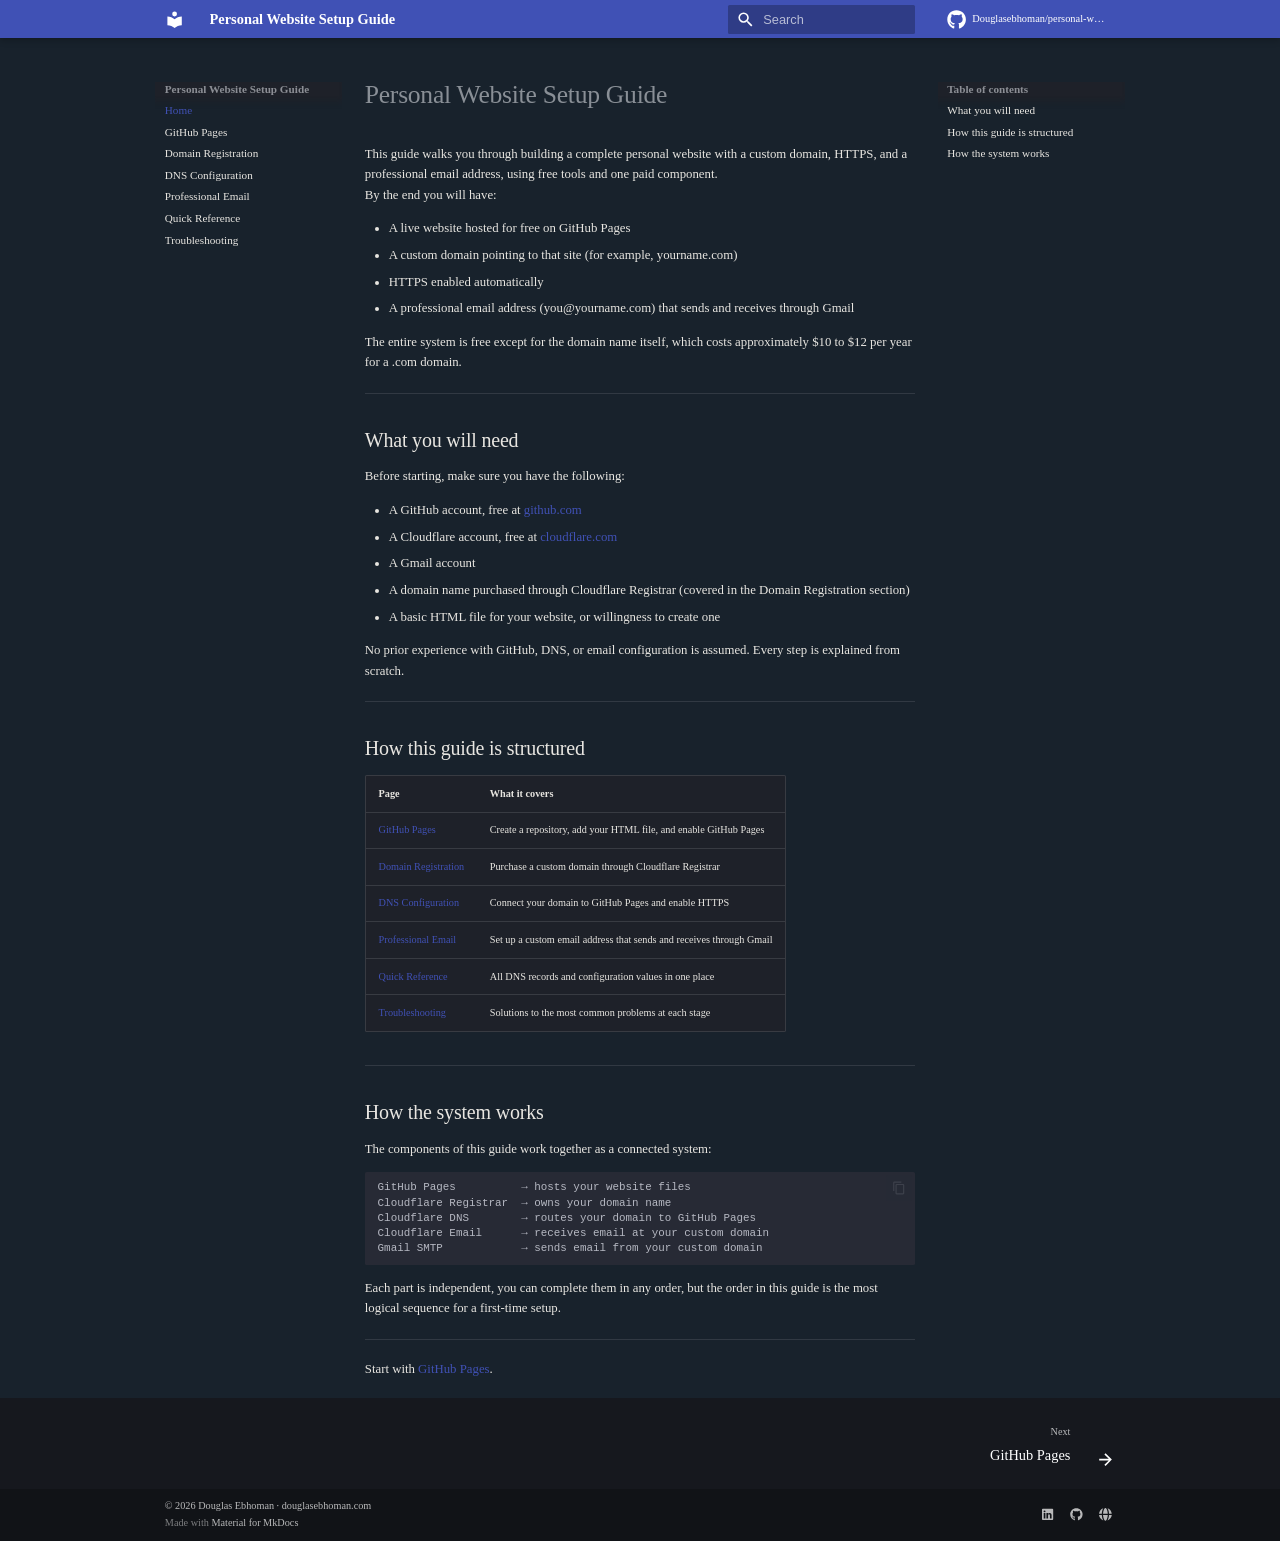
<file: index.html>
<!doctype html>
<html lang="en" class="no-js">
  <head>
    
      <meta charset="utf-8">
      <meta name="viewport" content="width=device-width,initial-scale=1">
      
        <meta name="description" content="A step-by-step guide to building a personal website with a custom domain, HTTPS, and a professional email address — using free tools.">
      
      
        <meta name="author" content="Douglas Ebhoman">
      
      
        <link rel="canonical" href="https://douglasebhoman.com/personal-website-setup-guide/">
      
      
      
        <link rel="next" href="part-1-github-pages/">
      
      
        
      
      
      <link rel="icon" href="assets/images/favicon.png">
      <meta name="generator" content="mkdocs-1.6.1, mkdocs-material-9.7.6">
    
    
      
        <title>Personal Website Setup Guide</title>
      
    
    
      <link rel="stylesheet" href="assets/stylesheets/main.484c7ddc.min.css">
      
        
        <link rel="stylesheet" href="assets/stylesheets/palette.ab4e12ef.min.css">
      
      


    
    
      
    
    
      
    
    
      <link rel="stylesheet" href="stylesheets/brand.css">
    
    <script>__md_scope=new URL(".",location),__md_hash=e=>[...e].reduce(((e,_)=>(e<<5)-e+_.charCodeAt(0)),0),__md_get=(e,_=localStorage,t=__md_scope)=>JSON.parse(_.getItem(t.pathname+"."+e)),__md_set=(e,_,t=localStorage,a=__md_scope)=>{try{t.setItem(a.pathname+"."+e,JSON.stringify(_))}catch(e){}}</script>
    
      

    
    
  </head>
  
  
    
    
    
    
    
    <body dir="ltr" data-md-color-scheme="slate" data-md-color-primary="custom" data-md-color-accent="custom">
  
    
    <input class="md-toggle" data-md-toggle="drawer" type="checkbox" id="__drawer" autocomplete="off">
    <input class="md-toggle" data-md-toggle="search" type="checkbox" id="__search" autocomplete="off">
    <label class="md-overlay" for="__drawer"></label>
    <div data-md-component="skip">
      
        
        <a href="#personal-website-setup-guide" class="md-skip">
          Skip to content
        </a>
      
    </div>
    <div data-md-component="announce">
      
    </div>
    
    
      

  

<header class="md-header md-header--shadow" data-md-component="header">
  <nav class="md-header__inner md-grid" aria-label="Header">
    <a href="." title="Personal Website Setup Guide" class="md-header__button md-logo" aria-label="Personal Website Setup Guide" data-md-component="logo">
      
  
  <svg xmlns="http://www.w3.org/2000/svg" viewBox="0 0 24 24"><path d="M12 8a3 3 0 0 0 3-3 3 3 0 0 0-3-3 3 3 0 0 0-3 3 3 3 0 0 0 3 3m0 3.54C9.64 9.35 6.5 8 3 8v11c3.5 0 6.64 1.35 9 3.54 2.36-2.19 5.5-3.54 9-3.54V8c-3.5 0-6.64 1.35-9 3.54"/></svg>

    </a>
    <label class="md-header__button md-icon" for="__drawer">
      
      <svg xmlns="http://www.w3.org/2000/svg" viewBox="0 0 24 24"><path d="M3 6h18v2H3zm0 5h18v2H3zm0 5h18v2H3z"/></svg>
    </label>
    <div class="md-header__title" data-md-component="header-title">
      <div class="md-header__ellipsis">
        <div class="md-header__topic">
          <span class="md-ellipsis">
            Personal Website Setup Guide
          </span>
        </div>
        <div class="md-header__topic" data-md-component="header-topic">
          <span class="md-ellipsis">
            
              Home
            
          </span>
        </div>
      </div>
    </div>
    
      
    
    
    
    
      
      
        <label class="md-header__button md-icon" for="__search">
          
          <svg xmlns="http://www.w3.org/2000/svg" viewBox="0 0 24 24"><path d="M9.5 3A6.5 6.5 0 0 1 16 9.5c0 1.61-.59 3.09-1.56 4.23l.27.27h.79l5 5-1.5 1.5-5-5v-.79l-.27-.27A6.52 6.52 0 0 1 9.5 16 6.5 6.5 0 0 1 3 9.5 6.5 6.5 0 0 1 9.5 3m0 2C7 5 5 7 5 9.5S7 14 9.5 14 14 12 14 9.5 12 5 9.5 5"/></svg>
        </label>
        <div class="md-search" data-md-component="search" role="dialog">
  <label class="md-search__overlay" for="__search"></label>
  <div class="md-search__inner" role="search">
    <form class="md-search__form" name="search">
      <input type="text" class="md-search__input" name="query" aria-label="Search" placeholder="Search" autocapitalize="off" autocorrect="off" autocomplete="off" spellcheck="false" data-md-component="search-query" required>
      <label class="md-search__icon md-icon" for="__search">
        
        <svg xmlns="http://www.w3.org/2000/svg" viewBox="0 0 24 24"><path d="M9.5 3A6.5 6.5 0 0 1 16 9.5c0 1.61-.59 3.09-1.56 4.23l.27.27h.79l5 5-1.5 1.5-5-5v-.79l-.27-.27A6.52 6.52 0 0 1 9.5 16 6.5 6.5 0 0 1 3 9.5 6.5 6.5 0 0 1 9.5 3m0 2C7 5 5 7 5 9.5S7 14 9.5 14 14 12 14 9.5 12 5 9.5 5"/></svg>
        
        <svg xmlns="http://www.w3.org/2000/svg" viewBox="0 0 24 24"><path d="M20 11v2H8l5.5 5.5-1.42 1.42L4.16 12l7.92-7.92L13.5 5.5 8 11z"/></svg>
      </label>
      <nav class="md-search__options" aria-label="Search">
        
        <button type="reset" class="md-search__icon md-icon" title="Clear" aria-label="Clear" tabindex="-1">
          
          <svg xmlns="http://www.w3.org/2000/svg" viewBox="0 0 24 24"><path d="M19 6.41 17.59 5 12 10.59 6.41 5 5 6.41 10.59 12 5 17.59 6.41 19 12 13.41 17.59 19 19 17.59 13.41 12z"/></svg>
        </button>
      </nav>
      
        <div class="md-search__suggest" data-md-component="search-suggest"></div>
      
    </form>
    <div class="md-search__output">
      <div class="md-search__scrollwrap" tabindex="0" data-md-scrollfix>
        <div class="md-search-result" data-md-component="search-result">
          <div class="md-search-result__meta">
            Initializing search
          </div>
          <ol class="md-search-result__list" role="presentation"></ol>
        </div>
      </div>
    </div>
  </div>
</div>
      
    
    
      <div class="md-header__source">
        <a href="https://github.com/Douglasebhoman/personal-website-setup-guide" title="Go to repository" class="md-source" data-md-component="source">
  <div class="md-source__icon md-icon">
    
    <svg xmlns="http://www.w3.org/2000/svg" viewBox="0 0 512 512"><!--! Font Awesome Free 7.1.0 by @fontawesome - https://fontawesome.com License - https://fontawesome.com/license/free (Icons: CC BY 4.0, Fonts: SIL OFL 1.1, Code: MIT License) Copyright 2025 Fonticons, Inc.--><path d="M173.9 397.4c0 2-2.3 3.6-5.2 3.6-3.3.3-5.6-1.3-5.6-3.6 0-2 2.3-3.6 5.2-3.6 3-.3 5.6 1.3 5.6 3.6m-31.1-4.5c-.7 2 1.3 4.3 4.3 4.9 2.6 1 5.6 0 6.2-2s-1.3-4.3-4.3-5.2c-2.6-.7-5.5.3-6.2 2.3m44.2-1.7c-2.9.7-4.9 2.6-4.6 4.9.3 2 2.9 3.3 5.9 2.6 2.9-.7 4.9-2.6 4.6-4.6-.3-1.9-3-3.2-5.9-2.9M252.8 8C114.1 8 8 113.3 8 252c0 110.9 69.8 205.8 169.5 239.2 12.8 2.3 17.3-5.6 17.3-12.1 0-6.2-.3-40.4-.3-61.4 0 0-70 15-84.7-29.8 0 0-11.4-29.1-27.8-36.6 0 0-22.9-15.7 1.6-15.4 0 0 24.9 2 38.6 25.8 21.9 38.6 58.6 27.5 72.9 20.9 2.3-16 8.8-27.1 16-33.7-55.9-6.2-112.3-14.3-112.3-110.5 0-27.5 7.6-41.3 23.6-58.9-2.6-6.5-11.1-33.3 2.6-67.9 20.9-6.5 69 27 69 27 20-5.6 41.5-8.5 62.8-8.5s42.8 2.9 62.8 8.5c0 0 48.1-33.6 69-27 13.7 34.7 5.2 61.4 2.6 67.9 16 17.7 25.8 31.5 25.8 58.9 0 96.5-58.9 104.2-114.8 110.5 9.2 7.9 17 22.9 17 46.4 0 33.7-.3 75.4-.3 83.6 0 6.5 4.6 14.4 17.3 12.1C436.2 457.8 504 362.9 504 252 504 113.3 391.5 8 252.8 8M105.2 352.9c-1.3 1-1 3.3.7 5.2 1.6 1.6 3.9 2.3 5.2 1 1.3-1 1-3.3-.7-5.2-1.6-1.6-3.9-2.3-5.2-1m-10.8-8.1c-.7 1.3.3 2.9 2.3 3.9 1.6 1 3.6.7 4.3-.7.7-1.3-.3-2.9-2.3-3.9-2-.6-3.6-.3-4.3.7m32.4 35.6c-1.6 1.3-1 4.3 1.3 6.2 2.3 2.3 5.2 2.6 6.5 1 1.3-1.3.7-4.3-1.3-6.2-2.2-2.3-5.2-2.6-6.5-1m-11.4-14.7c-1.6 1-1.6 3.6 0 5.9s4.3 3.3 5.6 2.3c1.6-1.3 1.6-3.9 0-6.2-1.4-2.3-4-3.3-5.6-2"/></svg>
  </div>
  <div class="md-source__repository">
    Douglasebhoman/personal-website-setup-guide
  </div>
</a>
      </div>
    
  </nav>
  
</header>
    
    <div class="md-container" data-md-component="container">
      
      
        
          
        
      
      <main class="md-main" data-md-component="main">
        <div class="md-main__inner md-grid">
          
            
              
              <div class="md-sidebar md-sidebar--primary" data-md-component="sidebar" data-md-type="navigation" >
                <div class="md-sidebar__scrollwrap">
                  <div class="md-sidebar__inner">
                    



<nav class="md-nav md-nav--primary" aria-label="Navigation" data-md-level="0">
  <label class="md-nav__title" for="__drawer">
    <a href="." title="Personal Website Setup Guide" class="md-nav__button md-logo" aria-label="Personal Website Setup Guide" data-md-component="logo">
      
  
  <svg xmlns="http://www.w3.org/2000/svg" viewBox="0 0 24 24"><path d="M12 8a3 3 0 0 0 3-3 3 3 0 0 0-3-3 3 3 0 0 0-3 3 3 3 0 0 0 3 3m0 3.54C9.64 9.35 6.5 8 3 8v11c3.5 0 6.64 1.35 9 3.54 2.36-2.19 5.5-3.54 9-3.54V8c-3.5 0-6.64 1.35-9 3.54"/></svg>

    </a>
    Personal Website Setup Guide
  </label>
  
    <div class="md-nav__source">
      <a href="https://github.com/Douglasebhoman/personal-website-setup-guide" title="Go to repository" class="md-source" data-md-component="source">
  <div class="md-source__icon md-icon">
    
    <svg xmlns="http://www.w3.org/2000/svg" viewBox="0 0 512 512"><!--! Font Awesome Free 7.1.0 by @fontawesome - https://fontawesome.com License - https://fontawesome.com/license/free (Icons: CC BY 4.0, Fonts: SIL OFL 1.1, Code: MIT License) Copyright 2025 Fonticons, Inc.--><path d="M173.9 397.4c0 2-2.3 3.6-5.2 3.6-3.3.3-5.6-1.3-5.6-3.6 0-2 2.3-3.6 5.2-3.6 3-.3 5.6 1.3 5.6 3.6m-31.1-4.5c-.7 2 1.3 4.3 4.3 4.9 2.6 1 5.6 0 6.2-2s-1.3-4.3-4.3-5.2c-2.6-.7-5.5.3-6.2 2.3m44.2-1.7c-2.9.7-4.9 2.6-4.6 4.9.3 2 2.9 3.3 5.9 2.6 2.9-.7 4.9-2.6 4.6-4.6-.3-1.9-3-3.2-5.9-2.9M252.8 8C114.1 8 8 113.3 8 252c0 110.9 69.8 205.8 169.5 239.2 12.8 2.3 17.3-5.6 17.3-12.1 0-6.2-.3-40.4-.3-61.4 0 0-70 15-84.7-29.8 0 0-11.4-29.1-27.8-36.6 0 0-22.9-15.7 1.6-15.4 0 0 24.9 2 38.6 25.8 21.9 38.6 58.6 27.5 72.9 20.9 2.3-16 8.8-27.1 16-33.7-55.9-6.2-112.3-14.3-112.3-110.5 0-27.5 7.6-41.3 23.6-58.9-2.6-6.5-11.1-33.3 2.6-67.9 20.9-6.5 69 27 69 27 20-5.6 41.5-8.5 62.8-8.5s42.8 2.9 62.8 8.5c0 0 48.1-33.6 69-27 13.7 34.7 5.2 61.4 2.6 67.9 16 17.7 25.8 31.5 25.8 58.9 0 96.5-58.9 104.2-114.8 110.5 9.2 7.9 17 22.9 17 46.4 0 33.7-.3 75.4-.3 83.6 0 6.5 4.6 14.4 17.3 12.1C436.2 457.8 504 362.9 504 252 504 113.3 391.5 8 252.8 8M105.2 352.9c-1.3 1-1 3.3.7 5.2 1.6 1.6 3.9 2.3 5.2 1 1.3-1 1-3.3-.7-5.2-1.6-1.6-3.9-2.3-5.2-1m-10.8-8.1c-.7 1.3.3 2.9 2.3 3.9 1.6 1 3.6.7 4.3-.7.7-1.3-.3-2.9-2.3-3.9-2-.6-3.6-.3-4.3.7m32.4 35.6c-1.6 1.3-1 4.3 1.3 6.2 2.3 2.3 5.2 2.6 6.5 1 1.3-1.3.7-4.3-1.3-6.2-2.2-2.3-5.2-2.6-6.5-1m-11.4-14.7c-1.6 1-1.6 3.6 0 5.9s4.3 3.3 5.6 2.3c1.6-1.3 1.6-3.9 0-6.2-1.4-2.3-4-3.3-5.6-2"/></svg>
  </div>
  <div class="md-source__repository">
    Douglasebhoman/personal-website-setup-guide
  </div>
</a>
    </div>
  
  <ul class="md-nav__list" data-md-scrollfix>
    
      
      
  
  
    
  
  
  
    <li class="md-nav__item md-nav__item--active">
      
      <input class="md-nav__toggle md-toggle" type="checkbox" id="__toc">
      
      
        
      
      
        <label class="md-nav__link md-nav__link--active" for="__toc">
          
  
  
  <span class="md-ellipsis">
    
  
    Home
  

    
  </span>
  
  

          <span class="md-nav__icon md-icon"></span>
        </label>
      
      <a href="." class="md-nav__link md-nav__link--active">
        
  
  
  <span class="md-ellipsis">
    
  
    Home
  

    
  </span>
  
  

      </a>
      
        

<nav class="md-nav md-nav--secondary" aria-label="Table of contents">
  
  
  
    
  
  
    <label class="md-nav__title" for="__toc">
      <span class="md-nav__icon md-icon"></span>
      Table of contents
    </label>
    <ul class="md-nav__list" data-md-component="toc" data-md-scrollfix>
      
        <li class="md-nav__item">
  <a href="#what-you-will-need" class="md-nav__link">
    <span class="md-ellipsis">
      
        What you will need
      
    </span>
  </a>
  
</li>
      
        <li class="md-nav__item">
  <a href="#how-this-guide-is-structured" class="md-nav__link">
    <span class="md-ellipsis">
      
        How this guide is structured
      
    </span>
  </a>
  
</li>
      
        <li class="md-nav__item">
  <a href="#how-the-system-works" class="md-nav__link">
    <span class="md-ellipsis">
      
        How the system works
      
    </span>
  </a>
  
</li>
      
    </ul>
  
</nav>
      
    </li>
  

    
      
      
  
  
  
  
    <li class="md-nav__item">
      <a href="part-1-github-pages/" class="md-nav__link">
        
  
  
  <span class="md-ellipsis">
    
  
    GitHub Pages
  

    
  </span>
  
  

      </a>
    </li>
  

    
      
      
  
  
  
  
    <li class="md-nav__item">
      <a href="part-2-domain-registration/" class="md-nav__link">
        
  
  
  <span class="md-ellipsis">
    
  
    Domain Registration
  

    
  </span>
  
  

      </a>
    </li>
  

    
      
      
  
  
  
  
    <li class="md-nav__item">
      <a href="part-3-dns-configuration/" class="md-nav__link">
        
  
  
  <span class="md-ellipsis">
    
  
    DNS Configuration
  

    
  </span>
  
  

      </a>
    </li>
  

    
      
      
  
  
  
  
    <li class="md-nav__item">
      <a href="part-4-professional-email/" class="md-nav__link">
        
  
  
  <span class="md-ellipsis">
    
  
    Professional Email
  

    
  </span>
  
  

      </a>
    </li>
  

    
      
      
  
  
  
  
    <li class="md-nav__item">
      <a href="part-5-quick-reference/" class="md-nav__link">
        
  
  
  <span class="md-ellipsis">
    
  
    Quick Reference
  

    
  </span>
  
  

      </a>
    </li>
  

    
      
      
  
  
  
  
    <li class="md-nav__item">
      <a href="troubleshooting/" class="md-nav__link">
        
  
  
  <span class="md-ellipsis">
    
  
    Troubleshooting
  

    
  </span>
  
  

      </a>
    </li>
  

    
  </ul>
</nav>
                  </div>
                </div>
              </div>
            
            
              
              <div class="md-sidebar md-sidebar--secondary" data-md-component="sidebar" data-md-type="toc" >
                <div class="md-sidebar__scrollwrap">
                  <div class="md-sidebar__inner">
                    

<nav class="md-nav md-nav--secondary" aria-label="Table of contents">
  
  
  
    
  
  
    <label class="md-nav__title" for="__toc">
      <span class="md-nav__icon md-icon"></span>
      Table of contents
    </label>
    <ul class="md-nav__list" data-md-component="toc" data-md-scrollfix>
      
        <li class="md-nav__item">
  <a href="#what-you-will-need" class="md-nav__link">
    <span class="md-ellipsis">
      
        What you will need
      
    </span>
  </a>
  
</li>
      
        <li class="md-nav__item">
  <a href="#how-this-guide-is-structured" class="md-nav__link">
    <span class="md-ellipsis">
      
        How this guide is structured
      
    </span>
  </a>
  
</li>
      
        <li class="md-nav__item">
  <a href="#how-the-system-works" class="md-nav__link">
    <span class="md-ellipsis">
      
        How the system works
      
    </span>
  </a>
  
</li>
      
    </ul>
  
</nav>
                  </div>
                </div>
              </div>
            
          
          
            <div class="md-content" data-md-component="content">
              
              <article class="md-content__inner md-typeset">
                
                  


  
  


<h1 id="personal-website-setup-guide">Personal Website Setup Guide<a class="headerlink" href="#personal-website-setup-guide" title="Permanent link">&para;</a></h1>
<p>This guide walks you through building a complete personal website with a custom domain, HTTPS, and a professional email address, using free tools and one paid component.</p>
<p>By the end you will have:</p>
<ul>
<li>A live website hosted for free on GitHub Pages</li>
<li>A custom domain pointing to that site (for example, yourname.com)</li>
<li>HTTPS enabled automatically</li>
<li>A professional email address (you@yourname.com) that sends and receives through Gmail</li>
</ul>
<p>The entire system is free except for the domain name itself, which costs approximately $10 to $12 per year for a .com domain.</p>
<hr />
<h2 id="what-you-will-need">What you will need<a class="headerlink" href="#what-you-will-need" title="Permanent link">&para;</a></h2>
<p>Before starting, make sure you have the following:</p>
<ul>
<li>A GitHub account, free at <a href="https://github.com">github.com</a></li>
<li>A Cloudflare account, free at <a href="https://cloudflare.com">cloudflare.com</a></li>
<li>A Gmail account</li>
<li>A domain name purchased through Cloudflare Registrar (covered in the Domain Registration section)</li>
<li>A basic HTML file for your website, or willingness to create one</li>
</ul>
<p>No prior experience with GitHub, DNS, or email configuration is assumed. Every step is explained from scratch.</p>
<hr />
<h2 id="how-this-guide-is-structured">How this guide is structured<a class="headerlink" href="#how-this-guide-is-structured" title="Permanent link">&para;</a></h2>
<table>
<thead>
<tr>
<th>Page</th>
<th>What it covers</th>
</tr>
</thead>
<tbody>
<tr>
<td><a href="part-1-github-pages/">GitHub Pages</a></td>
<td>Create a repository, add your HTML file, and enable GitHub Pages</td>
</tr>
<tr>
<td><a href="part-2-domain-registration/">Domain Registration</a></td>
<td>Purchase a custom domain through Cloudflare Registrar</td>
</tr>
<tr>
<td><a href="part-3-dns-configuration/">DNS Configuration</a></td>
<td>Connect your domain to GitHub Pages and enable HTTPS</td>
</tr>
<tr>
<td><a href="part-4-professional-email/">Professional Email</a></td>
<td>Set up a custom email address that sends and receives through Gmail</td>
</tr>
<tr>
<td><a href="part-5-quick-reference/">Quick Reference</a></td>
<td>All DNS records and configuration values in one place</td>
</tr>
<tr>
<td><a href="troubleshooting/">Troubleshooting</a></td>
<td>Solutions to the most common problems at each stage</td>
</tr>
</tbody>
</table>
<hr />
<h2 id="how-the-system-works">How the system works<a class="headerlink" href="#how-the-system-works" title="Permanent link">&para;</a></h2>
<p>The components of this guide work together as a connected system:</p>
<div class="highlight"><pre><span></span><code><a id="__codelineno-0-1" name="__codelineno-0-1" href="#__codelineno-0-1"></a>GitHub Pages          → hosts your website files
<a id="__codelineno-0-2" name="__codelineno-0-2" href="#__codelineno-0-2"></a>Cloudflare Registrar  → owns your domain name
<a id="__codelineno-0-3" name="__codelineno-0-3" href="#__codelineno-0-3"></a>Cloudflare DNS        → routes your domain to GitHub Pages
<a id="__codelineno-0-4" name="__codelineno-0-4" href="#__codelineno-0-4"></a>Cloudflare Email      → receives email at your custom domain
<a id="__codelineno-0-5" name="__codelineno-0-5" href="#__codelineno-0-5"></a>Gmail SMTP            → sends email from your custom domain
</code></pre></div>
<p>Each part is independent, you can complete them in any order, but the order in this guide is the most logical sequence for a first-time setup.</p>
<hr />
<p>Start with <a href="part-1-github-pages/">GitHub Pages</a>.</p>












                
              </article>
            </div>
          
          
<script>var target=document.getElementById(location.hash.slice(1));target&&target.name&&(target.checked=target.name.startsWith("__tabbed_"))</script>
        </div>
        
          <button type="button" class="md-top md-icon" data-md-component="top" hidden>
  
  <svg xmlns="http://www.w3.org/2000/svg" viewBox="0 0 24 24"><path d="M13 20h-2V8l-5.5 5.5-1.42-1.42L12 4.16l7.92 7.92-1.42 1.42L13 8z"/></svg>
  Back to top
</button>
        
      </main>
      
        <footer class="md-footer">
  
    
      
      <nav class="md-footer__inner md-grid" aria-label="Footer" >
        
        
          
          <a href="part-1-github-pages/" class="md-footer__link md-footer__link--next" aria-label="Next: GitHub Pages">
            <div class="md-footer__title">
              <span class="md-footer__direction">
                Next
              </span>
              <div class="md-ellipsis">
                GitHub Pages
              </div>
            </div>
            <div class="md-footer__button md-icon">
              
              <svg xmlns="http://www.w3.org/2000/svg" viewBox="0 0 24 24"><path d="M4 11v2h12l-5.5 5.5 1.42 1.42L19.84 12l-7.92-7.92L10.5 5.5 16 11z"/></svg>
            </div>
          </a>
        
      </nav>
    
  
  <div class="md-footer-meta md-typeset">
    <div class="md-footer-meta__inner md-grid">
      <div class="md-copyright">
  
    <div class="md-copyright__highlight">
      © 2026 Douglas Ebhoman · <a href="https://douglasebhoman.com">douglasebhoman.com</a>
    </div>
  
  
    Made with
    <a href="https://squidfunk.github.io/mkdocs-material/" target="_blank" rel="noopener">
      Material for MkDocs
    </a>
  
</div>
      
        
<div class="md-social">
  
    
    
    
    
      
      
    
    <a href="https://linkedin.com/in/douglas-ebhoman-757329289" target="_blank" rel="noopener" title="linkedin.com" class="md-social__link">
      <svg xmlns="http://www.w3.org/2000/svg" viewBox="0 0 448 512"><!--! Font Awesome Free 7.1.0 by @fontawesome - https://fontawesome.com License - https://fontawesome.com/license/free (Icons: CC BY 4.0, Fonts: SIL OFL 1.1, Code: MIT License) Copyright 2025 Fonticons, Inc.--><path d="M416 32H31.9C14.3 32 0 46.5 0 64.3v383.4C0 465.5 14.3 480 31.9 480H416c17.6 0 32-14.5 32-32.3V64.3c0-17.8-14.4-32.3-32-32.3M135.4 416H69V202.2h66.5V416zM102.2 96a38.5 38.5 0 1 1 0 77 38.5 38.5 0 1 1 0-77m282.1 320h-66.4V312c0-24.8-.5-56.7-34.5-56.7-34.6 0-39.9 27-39.9 54.9V416h-66.4V202.2h63.7v29.2h.9c8.9-16.8 30.6-34.5 62.9-34.5 67.2 0 79.7 44.3 79.7 101.9z"/></svg>
    </a>
  
    
    
    
    
      
      
    
    <a href="https://github.com/Douglasebhoman" target="_blank" rel="noopener" title="github.com" class="md-social__link">
      <svg xmlns="http://www.w3.org/2000/svg" viewBox="0 0 512 512"><!--! Font Awesome Free 7.1.0 by @fontawesome - https://fontawesome.com License - https://fontawesome.com/license/free (Icons: CC BY 4.0, Fonts: SIL OFL 1.1, Code: MIT License) Copyright 2025 Fonticons, Inc.--><path d="M173.9 397.4c0 2-2.3 3.6-5.2 3.6-3.3.3-5.6-1.3-5.6-3.6 0-2 2.3-3.6 5.2-3.6 3-.3 5.6 1.3 5.6 3.6m-31.1-4.5c-.7 2 1.3 4.3 4.3 4.9 2.6 1 5.6 0 6.2-2s-1.3-4.3-4.3-5.2c-2.6-.7-5.5.3-6.2 2.3m44.2-1.7c-2.9.7-4.9 2.6-4.6 4.9.3 2 2.9 3.3 5.9 2.6 2.9-.7 4.9-2.6 4.6-4.6-.3-1.9-3-3.2-5.9-2.9M252.8 8C114.1 8 8 113.3 8 252c0 110.9 69.8 205.8 169.5 239.2 12.8 2.3 17.3-5.6 17.3-12.1 0-6.2-.3-40.4-.3-61.4 0 0-70 15-84.7-29.8 0 0-11.4-29.1-27.8-36.6 0 0-22.9-15.7 1.6-15.4 0 0 24.9 2 38.6 25.8 21.9 38.6 58.6 27.5 72.9 20.9 2.3-16 8.8-27.1 16-33.7-55.9-6.2-112.3-14.3-112.3-110.5 0-27.5 7.6-41.3 23.6-58.9-2.6-6.5-11.1-33.3 2.6-67.9 20.9-6.5 69 27 69 27 20-5.6 41.5-8.5 62.8-8.5s42.8 2.9 62.8 8.5c0 0 48.1-33.6 69-27 13.7 34.7 5.2 61.4 2.6 67.9 16 17.7 25.8 31.5 25.8 58.9 0 96.5-58.9 104.2-114.8 110.5 9.2 7.9 17 22.9 17 46.4 0 33.7-.3 75.4-.3 83.6 0 6.5 4.6 14.4 17.3 12.1C436.2 457.8 504 362.9 504 252 504 113.3 391.5 8 252.8 8M105.2 352.9c-1.3 1-1 3.3.7 5.2 1.6 1.6 3.9 2.3 5.2 1 1.3-1 1-3.3-.7-5.2-1.6-1.6-3.9-2.3-5.2-1m-10.8-8.1c-.7 1.3.3 2.9 2.3 3.9 1.6 1 3.6.7 4.3-.7.7-1.3-.3-2.9-2.3-3.9-2-.6-3.6-.3-4.3.7m32.4 35.6c-1.6 1.3-1 4.3 1.3 6.2 2.3 2.3 5.2 2.6 6.5 1 1.3-1.3.7-4.3-1.3-6.2-2.2-2.3-5.2-2.6-6.5-1m-11.4-14.7c-1.6 1-1.6 3.6 0 5.9s4.3 3.3 5.6 2.3c1.6-1.3 1.6-3.9 0-6.2-1.4-2.3-4-3.3-5.6-2"/></svg>
    </a>
  
    
    
    
    
      
      
    
    <a href="https://douglasebhoman.com" target="_blank" rel="noopener" title="douglasebhoman.com" class="md-social__link">
      <svg xmlns="http://www.w3.org/2000/svg" viewBox="0 0 512 512"><!--! Font Awesome Free 7.1.0 by @fontawesome - https://fontawesome.com License - https://fontawesome.com/license/free (Icons: CC BY 4.0, Fonts: SIL OFL 1.1, Code: MIT License) Copyright 2025 Fonticons, Inc.--><path d="M351.9 280H161c2.9 64.5 17.2 123.9 37.5 167.4 11.4 24.5 23.7 41.8 35.1 52.4 11.2 10.5 18.9 12.2 22.9 12.2s11.7-1.7 22.9-12.2c11.4-10.6 23.7-28 35.1-52.4 20.3-43.5 34.6-102.9 37.5-167.4zm-191-48h190.9c-2.8-64.5-17.1-123.9-37.4-167.4-11.4-24.4-23.7-41.8-35.1-52.4C268.1 1.7 260.4 0 256.4 0s-11.7 1.7-22.9 12.2c-11.4 10.6-23.7 28-35.1 52.4-20.3 43.5-34.6 102.9-37.5 167.4m-48 0c3.5-85.6 25.6-165.1 57.9-217.3C78.7 47.3 10.9 131.2 1.5 232zM1.5 280c9.4 100.8 77.2 184.7 169.3 217.3-32.3-52.2-54.4-131.7-57.9-217.3zm398.4 0c-3.5 85.6-25.6 165.1-57.9 217.3 92.1-32.7 159.9-116.5 169.3-217.3zm111.4-48C501.9 131.2 434.1 47.3 342 14.7c32.3 52.2 54.4 131.7 57.9 217.3z"/></svg>
    </a>
  
</div>
      
    </div>
  </div>
</footer>
      
    </div>
    <div class="md-dialog" data-md-component="dialog">
      <div class="md-dialog__inner md-typeset"></div>
    </div>
    
    
    
      
      
      <script id="__config" type="application/json">{"annotate": null, "base": ".", "features": ["navigation.instant", "navigation.top", "navigation.sections", "navigation.footer", "search.highlight", "search.suggest", "content.code.copy"], "search": "assets/javascripts/workers/search.2c215733.min.js", "tags": null, "translations": {"clipboard.copied": "Copied to clipboard", "clipboard.copy": "Copy to clipboard", "search.result.more.one": "1 more on this page", "search.result.more.other": "# more on this page", "search.result.none": "No matching documents", "search.result.one": "1 matching document", "search.result.other": "# matching documents", "search.result.placeholder": "Type to start searching", "search.result.term.missing": "Missing", "select.version": "Select version"}, "version": null}</script>
    
    
      <script src="assets/javascripts/bundle.79ae519e.min.js"></script>
      
    
  </body>
</html>
</file>
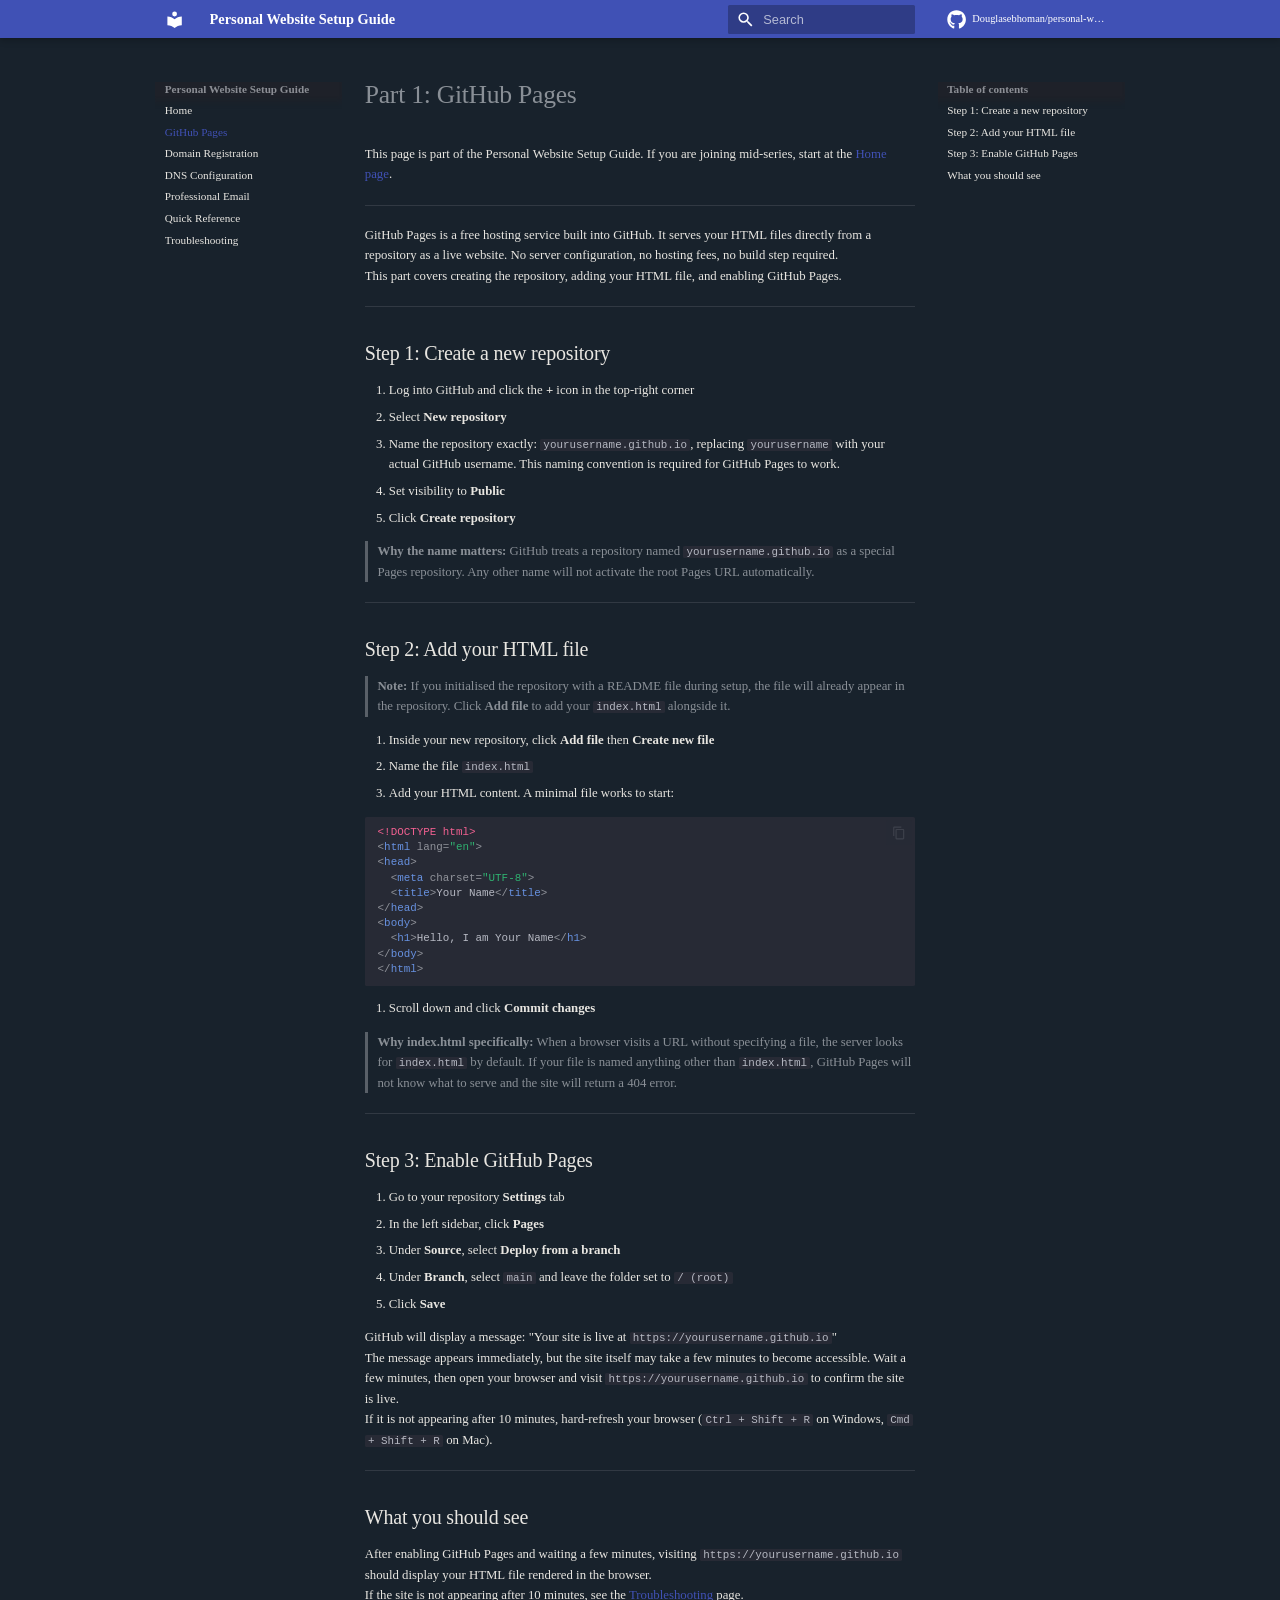
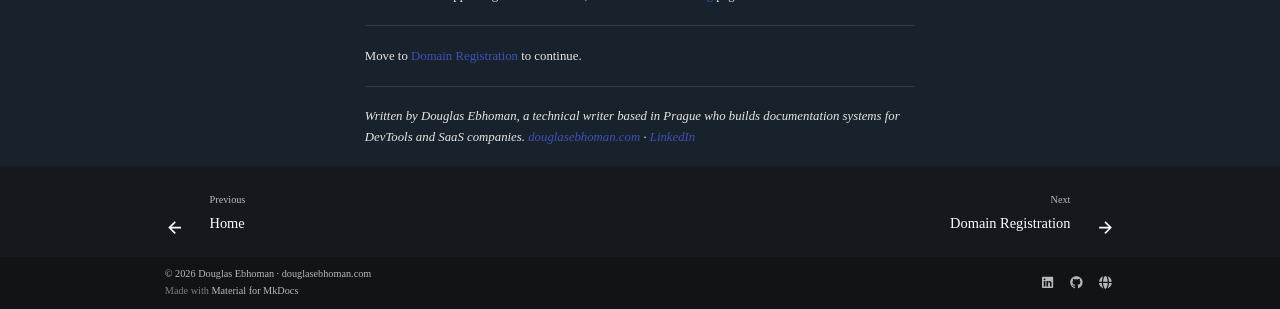
<file: part-1-github-pages/index.html>
<!doctype html>
<html lang="en" class="no-js">
  <head>
    
      <meta charset="utf-8">
      <meta name="viewport" content="width=device-width,initial-scale=1">
      
        <meta name="description" content="A step-by-step guide to building a personal website with a custom domain, HTTPS, and a professional email address — using free tools.">
      
      
        <meta name="author" content="Douglas Ebhoman">
      
      
        <link rel="canonical" href="https://douglasebhoman.com/personal-website-setup-guide/part-1-github-pages/">
      
      
        <link rel="prev" href="..">
      
      
        <link rel="next" href="../part-2-domain-registration/">
      
      
        
      
      
      <link rel="icon" href="../assets/images/favicon.png">
      <meta name="generator" content="mkdocs-1.6.1, mkdocs-material-9.7.6">
    
    
      
        <title>GitHub Pages - Personal Website Setup Guide</title>
      
    
    
      <link rel="stylesheet" href="../assets/stylesheets/main.484c7ddc.min.css">
      
        
        <link rel="stylesheet" href="../assets/stylesheets/palette.ab4e12ef.min.css">
      
      


    
    
      
    
    
      
    
    
      <link rel="stylesheet" href="../stylesheets/brand.css">
    
    <script>__md_scope=new URL("..",location),__md_hash=e=>[...e].reduce(((e,_)=>(e<<5)-e+_.charCodeAt(0)),0),__md_get=(e,_=localStorage,t=__md_scope)=>JSON.parse(_.getItem(t.pathname+"."+e)),__md_set=(e,_,t=localStorage,a=__md_scope)=>{try{t.setItem(a.pathname+"."+e,JSON.stringify(_))}catch(e){}}</script>
    
      

    
    
  </head>
  
  
    
    
    
    
    
    <body dir="ltr" data-md-color-scheme="slate" data-md-color-primary="custom" data-md-color-accent="custom">
  
    
    <input class="md-toggle" data-md-toggle="drawer" type="checkbox" id="__drawer" autocomplete="off">
    <input class="md-toggle" data-md-toggle="search" type="checkbox" id="__search" autocomplete="off">
    <label class="md-overlay" for="__drawer"></label>
    <div data-md-component="skip">
      
        
        <a href="#part-1-github-pages" class="md-skip">
          Skip to content
        </a>
      
    </div>
    <div data-md-component="announce">
      
    </div>
    
    
      

  

<header class="md-header md-header--shadow" data-md-component="header">
  <nav class="md-header__inner md-grid" aria-label="Header">
    <a href=".." title="Personal Website Setup Guide" class="md-header__button md-logo" aria-label="Personal Website Setup Guide" data-md-component="logo">
      
  
  <svg xmlns="http://www.w3.org/2000/svg" viewBox="0 0 24 24"><path d="M12 8a3 3 0 0 0 3-3 3 3 0 0 0-3-3 3 3 0 0 0-3 3 3 3 0 0 0 3 3m0 3.54C9.64 9.35 6.5 8 3 8v11c3.5 0 6.64 1.35 9 3.54 2.36-2.19 5.5-3.54 9-3.54V8c-3.5 0-6.64 1.35-9 3.54"/></svg>

    </a>
    <label class="md-header__button md-icon" for="__drawer">
      
      <svg xmlns="http://www.w3.org/2000/svg" viewBox="0 0 24 24"><path d="M3 6h18v2H3zm0 5h18v2H3zm0 5h18v2H3z"/></svg>
    </label>
    <div class="md-header__title" data-md-component="header-title">
      <div class="md-header__ellipsis">
        <div class="md-header__topic">
          <span class="md-ellipsis">
            Personal Website Setup Guide
          </span>
        </div>
        <div class="md-header__topic" data-md-component="header-topic">
          <span class="md-ellipsis">
            
              GitHub Pages
            
          </span>
        </div>
      </div>
    </div>
    
      
    
    
    
    
      
      
        <label class="md-header__button md-icon" for="__search">
          
          <svg xmlns="http://www.w3.org/2000/svg" viewBox="0 0 24 24"><path d="M9.5 3A6.5 6.5 0 0 1 16 9.5c0 1.61-.59 3.09-1.56 4.23l.27.27h.79l5 5-1.5 1.5-5-5v-.79l-.27-.27A6.52 6.52 0 0 1 9.5 16 6.5 6.5 0 0 1 3 9.5 6.5 6.5 0 0 1 9.5 3m0 2C7 5 5 7 5 9.5S7 14 9.5 14 14 12 14 9.5 12 5 9.5 5"/></svg>
        </label>
        <div class="md-search" data-md-component="search" role="dialog">
  <label class="md-search__overlay" for="__search"></label>
  <div class="md-search__inner" role="search">
    <form class="md-search__form" name="search">
      <input type="text" class="md-search__input" name="query" aria-label="Search" placeholder="Search" autocapitalize="off" autocorrect="off" autocomplete="off" spellcheck="false" data-md-component="search-query" required>
      <label class="md-search__icon md-icon" for="__search">
        
        <svg xmlns="http://www.w3.org/2000/svg" viewBox="0 0 24 24"><path d="M9.5 3A6.5 6.5 0 0 1 16 9.5c0 1.61-.59 3.09-1.56 4.23l.27.27h.79l5 5-1.5 1.5-5-5v-.79l-.27-.27A6.52 6.52 0 0 1 9.5 16 6.5 6.5 0 0 1 3 9.5 6.5 6.5 0 0 1 9.5 3m0 2C7 5 5 7 5 9.5S7 14 9.5 14 14 12 14 9.5 12 5 9.5 5"/></svg>
        
        <svg xmlns="http://www.w3.org/2000/svg" viewBox="0 0 24 24"><path d="M20 11v2H8l5.5 5.5-1.42 1.42L4.16 12l7.92-7.92L13.5 5.5 8 11z"/></svg>
      </label>
      <nav class="md-search__options" aria-label="Search">
        
        <button type="reset" class="md-search__icon md-icon" title="Clear" aria-label="Clear" tabindex="-1">
          
          <svg xmlns="http://www.w3.org/2000/svg" viewBox="0 0 24 24"><path d="M19 6.41 17.59 5 12 10.59 6.41 5 5 6.41 10.59 12 5 17.59 6.41 19 12 13.41 17.59 19 19 17.59 13.41 12z"/></svg>
        </button>
      </nav>
      
        <div class="md-search__suggest" data-md-component="search-suggest"></div>
      
    </form>
    <div class="md-search__output">
      <div class="md-search__scrollwrap" tabindex="0" data-md-scrollfix>
        <div class="md-search-result" data-md-component="search-result">
          <div class="md-search-result__meta">
            Initializing search
          </div>
          <ol class="md-search-result__list" role="presentation"></ol>
        </div>
      </div>
    </div>
  </div>
</div>
      
    
    
      <div class="md-header__source">
        <a href="https://github.com/Douglasebhoman/personal-website-setup-guide" title="Go to repository" class="md-source" data-md-component="source">
  <div class="md-source__icon md-icon">
    
    <svg xmlns="http://www.w3.org/2000/svg" viewBox="0 0 512 512"><!--! Font Awesome Free 7.1.0 by @fontawesome - https://fontawesome.com License - https://fontawesome.com/license/free (Icons: CC BY 4.0, Fonts: SIL OFL 1.1, Code: MIT License) Copyright 2025 Fonticons, Inc.--><path d="M173.9 397.4c0 2-2.3 3.6-5.2 3.6-3.3.3-5.6-1.3-5.6-3.6 0-2 2.3-3.6 5.2-3.6 3-.3 5.6 1.3 5.6 3.6m-31.1-4.5c-.7 2 1.3 4.3 4.3 4.9 2.6 1 5.6 0 6.2-2s-1.3-4.3-4.3-5.2c-2.6-.7-5.5.3-6.2 2.3m44.2-1.7c-2.9.7-4.9 2.6-4.6 4.9.3 2 2.9 3.3 5.9 2.6 2.9-.7 4.9-2.6 4.6-4.6-.3-1.9-3-3.2-5.9-2.9M252.8 8C114.1 8 8 113.3 8 252c0 110.9 69.8 205.8 169.5 239.2 12.8 2.3 17.3-5.6 17.3-12.1 0-6.2-.3-40.4-.3-61.4 0 0-70 15-84.7-29.8 0 0-11.4-29.1-27.8-36.6 0 0-22.9-15.7 1.6-15.4 0 0 24.9 2 38.6 25.8 21.9 38.6 58.6 27.5 72.9 20.9 2.3-16 8.8-27.1 16-33.7-55.9-6.2-112.3-14.3-112.3-110.5 0-27.5 7.6-41.3 23.6-58.9-2.6-6.5-11.1-33.3 2.6-67.9 20.9-6.5 69 27 69 27 20-5.6 41.5-8.5 62.8-8.5s42.8 2.9 62.8 8.5c0 0 48.1-33.6 69-27 13.7 34.7 5.2 61.4 2.6 67.9 16 17.7 25.8 31.5 25.8 58.9 0 96.5-58.9 104.2-114.8 110.5 9.2 7.9 17 22.9 17 46.4 0 33.7-.3 75.4-.3 83.6 0 6.5 4.6 14.4 17.3 12.1C436.2 457.8 504 362.9 504 252 504 113.3 391.5 8 252.8 8M105.2 352.9c-1.3 1-1 3.3.7 5.2 1.6 1.6 3.9 2.3 5.2 1 1.3-1 1-3.3-.7-5.2-1.6-1.6-3.9-2.3-5.2-1m-10.8-8.1c-.7 1.3.3 2.9 2.3 3.9 1.6 1 3.6.7 4.3-.7.7-1.3-.3-2.9-2.3-3.9-2-.6-3.6-.3-4.3.7m32.4 35.6c-1.6 1.3-1 4.3 1.3 6.2 2.3 2.3 5.2 2.6 6.5 1 1.3-1.3.7-4.3-1.3-6.2-2.2-2.3-5.2-2.6-6.5-1m-11.4-14.7c-1.6 1-1.6 3.6 0 5.9s4.3 3.3 5.6 2.3c1.6-1.3 1.6-3.9 0-6.2-1.4-2.3-4-3.3-5.6-2"/></svg>
  </div>
  <div class="md-source__repository">
    Douglasebhoman/personal-website-setup-guide
  </div>
</a>
      </div>
    
  </nav>
  
</header>
    
    <div class="md-container" data-md-component="container">
      
      
        
          
        
      
      <main class="md-main" data-md-component="main">
        <div class="md-main__inner md-grid">
          
            
              
              <div class="md-sidebar md-sidebar--primary" data-md-component="sidebar" data-md-type="navigation" >
                <div class="md-sidebar__scrollwrap">
                  <div class="md-sidebar__inner">
                    



<nav class="md-nav md-nav--primary" aria-label="Navigation" data-md-level="0">
  <label class="md-nav__title" for="__drawer">
    <a href=".." title="Personal Website Setup Guide" class="md-nav__button md-logo" aria-label="Personal Website Setup Guide" data-md-component="logo">
      
  
  <svg xmlns="http://www.w3.org/2000/svg" viewBox="0 0 24 24"><path d="M12 8a3 3 0 0 0 3-3 3 3 0 0 0-3-3 3 3 0 0 0-3 3 3 3 0 0 0 3 3m0 3.54C9.64 9.35 6.5 8 3 8v11c3.5 0 6.64 1.35 9 3.54 2.36-2.19 5.5-3.54 9-3.54V8c-3.5 0-6.64 1.35-9 3.54"/></svg>

    </a>
    Personal Website Setup Guide
  </label>
  
    <div class="md-nav__source">
      <a href="https://github.com/Douglasebhoman/personal-website-setup-guide" title="Go to repository" class="md-source" data-md-component="source">
  <div class="md-source__icon md-icon">
    
    <svg xmlns="http://www.w3.org/2000/svg" viewBox="0 0 512 512"><!--! Font Awesome Free 7.1.0 by @fontawesome - https://fontawesome.com License - https://fontawesome.com/license/free (Icons: CC BY 4.0, Fonts: SIL OFL 1.1, Code: MIT License) Copyright 2025 Fonticons, Inc.--><path d="M173.9 397.4c0 2-2.3 3.6-5.2 3.6-3.3.3-5.6-1.3-5.6-3.6 0-2 2.3-3.6 5.2-3.6 3-.3 5.6 1.3 5.6 3.6m-31.1-4.5c-.7 2 1.3 4.3 4.3 4.9 2.6 1 5.6 0 6.2-2s-1.3-4.3-4.3-5.2c-2.6-.7-5.5.3-6.2 2.3m44.2-1.7c-2.9.7-4.9 2.6-4.6 4.9.3 2 2.9 3.3 5.9 2.6 2.9-.7 4.9-2.6 4.6-4.6-.3-1.9-3-3.2-5.9-2.9M252.8 8C114.1 8 8 113.3 8 252c0 110.9 69.8 205.8 169.5 239.2 12.8 2.3 17.3-5.6 17.3-12.1 0-6.2-.3-40.4-.3-61.4 0 0-70 15-84.7-29.8 0 0-11.4-29.1-27.8-36.6 0 0-22.9-15.7 1.6-15.4 0 0 24.9 2 38.6 25.8 21.9 38.6 58.6 27.5 72.9 20.9 2.3-16 8.8-27.1 16-33.7-55.9-6.2-112.3-14.3-112.3-110.5 0-27.5 7.6-41.3 23.6-58.9-2.6-6.5-11.1-33.3 2.6-67.9 20.9-6.5 69 27 69 27 20-5.6 41.5-8.5 62.8-8.5s42.8 2.9 62.8 8.5c0 0 48.1-33.6 69-27 13.7 34.7 5.2 61.4 2.6 67.9 16 17.7 25.8 31.5 25.8 58.9 0 96.5-58.9 104.2-114.8 110.5 9.2 7.9 17 22.9 17 46.4 0 33.7-.3 75.4-.3 83.6 0 6.5 4.6 14.4 17.3 12.1C436.2 457.8 504 362.9 504 252 504 113.3 391.5 8 252.8 8M105.2 352.9c-1.3 1-1 3.3.7 5.2 1.6 1.6 3.9 2.3 5.2 1 1.3-1 1-3.3-.7-5.2-1.6-1.6-3.9-2.3-5.2-1m-10.8-8.1c-.7 1.3.3 2.9 2.3 3.9 1.6 1 3.6.7 4.3-.7.7-1.3-.3-2.9-2.3-3.9-2-.6-3.6-.3-4.3.7m32.4 35.6c-1.6 1.3-1 4.3 1.3 6.2 2.3 2.3 5.2 2.6 6.5 1 1.3-1.3.7-4.3-1.3-6.2-2.2-2.3-5.2-2.6-6.5-1m-11.4-14.7c-1.6 1-1.6 3.6 0 5.9s4.3 3.3 5.6 2.3c1.6-1.3 1.6-3.9 0-6.2-1.4-2.3-4-3.3-5.6-2"/></svg>
  </div>
  <div class="md-source__repository">
    Douglasebhoman/personal-website-setup-guide
  </div>
</a>
    </div>
  
  <ul class="md-nav__list" data-md-scrollfix>
    
      
      
  
  
  
  
    <li class="md-nav__item">
      <a href=".." class="md-nav__link">
        
  
  
  <span class="md-ellipsis">
    
  
    Home
  

    
  </span>
  
  

      </a>
    </li>
  

    
      
      
  
  
    
  
  
  
    <li class="md-nav__item md-nav__item--active">
      
      <input class="md-nav__toggle md-toggle" type="checkbox" id="__toc">
      
      
        
      
      
        <label class="md-nav__link md-nav__link--active" for="__toc">
          
  
  
  <span class="md-ellipsis">
    
  
    GitHub Pages
  

    
  </span>
  
  

          <span class="md-nav__icon md-icon"></span>
        </label>
      
      <a href="./" class="md-nav__link md-nav__link--active">
        
  
  
  <span class="md-ellipsis">
    
  
    GitHub Pages
  

    
  </span>
  
  

      </a>
      
        

<nav class="md-nav md-nav--secondary" aria-label="Table of contents">
  
  
  
    
  
  
    <label class="md-nav__title" for="__toc">
      <span class="md-nav__icon md-icon"></span>
      Table of contents
    </label>
    <ul class="md-nav__list" data-md-component="toc" data-md-scrollfix>
      
        <li class="md-nav__item">
  <a href="#step-1-create-a-new-repository" class="md-nav__link">
    <span class="md-ellipsis">
      
        Step 1: Create a new repository
      
    </span>
  </a>
  
</li>
      
        <li class="md-nav__item">
  <a href="#step-2-add-your-html-file" class="md-nav__link">
    <span class="md-ellipsis">
      
        Step 2: Add your HTML file
      
    </span>
  </a>
  
</li>
      
        <li class="md-nav__item">
  <a href="#step-3-enable-github-pages" class="md-nav__link">
    <span class="md-ellipsis">
      
        Step 3: Enable GitHub Pages
      
    </span>
  </a>
  
</li>
      
        <li class="md-nav__item">
  <a href="#what-you-should-see" class="md-nav__link">
    <span class="md-ellipsis">
      
        What you should see
      
    </span>
  </a>
  
</li>
      
    </ul>
  
</nav>
      
    </li>
  

    
      
      
  
  
  
  
    <li class="md-nav__item">
      <a href="../part-2-domain-registration/" class="md-nav__link">
        
  
  
  <span class="md-ellipsis">
    
  
    Domain Registration
  

    
  </span>
  
  

      </a>
    </li>
  

    
      
      
  
  
  
  
    <li class="md-nav__item">
      <a href="../part-3-dns-configuration/" class="md-nav__link">
        
  
  
  <span class="md-ellipsis">
    
  
    DNS Configuration
  

    
  </span>
  
  

      </a>
    </li>
  

    
      
      
  
  
  
  
    <li class="md-nav__item">
      <a href="../part-4-professional-email/" class="md-nav__link">
        
  
  
  <span class="md-ellipsis">
    
  
    Professional Email
  

    
  </span>
  
  

      </a>
    </li>
  

    
      
      
  
  
  
  
    <li class="md-nav__item">
      <a href="../part-5-quick-reference/" class="md-nav__link">
        
  
  
  <span class="md-ellipsis">
    
  
    Quick Reference
  

    
  </span>
  
  

      </a>
    </li>
  

    
      
      
  
  
  
  
    <li class="md-nav__item">
      <a href="../troubleshooting/" class="md-nav__link">
        
  
  
  <span class="md-ellipsis">
    
  
    Troubleshooting
  

    
  </span>
  
  

      </a>
    </li>
  

    
  </ul>
</nav>
                  </div>
                </div>
              </div>
            
            
              
              <div class="md-sidebar md-sidebar--secondary" data-md-component="sidebar" data-md-type="toc" >
                <div class="md-sidebar__scrollwrap">
                  <div class="md-sidebar__inner">
                    

<nav class="md-nav md-nav--secondary" aria-label="Table of contents">
  
  
  
    
  
  
    <label class="md-nav__title" for="__toc">
      <span class="md-nav__icon md-icon"></span>
      Table of contents
    </label>
    <ul class="md-nav__list" data-md-component="toc" data-md-scrollfix>
      
        <li class="md-nav__item">
  <a href="#step-1-create-a-new-repository" class="md-nav__link">
    <span class="md-ellipsis">
      
        Step 1: Create a new repository
      
    </span>
  </a>
  
</li>
      
        <li class="md-nav__item">
  <a href="#step-2-add-your-html-file" class="md-nav__link">
    <span class="md-ellipsis">
      
        Step 2: Add your HTML file
      
    </span>
  </a>
  
</li>
      
        <li class="md-nav__item">
  <a href="#step-3-enable-github-pages" class="md-nav__link">
    <span class="md-ellipsis">
      
        Step 3: Enable GitHub Pages
      
    </span>
  </a>
  
</li>
      
        <li class="md-nav__item">
  <a href="#what-you-should-see" class="md-nav__link">
    <span class="md-ellipsis">
      
        What you should see
      
    </span>
  </a>
  
</li>
      
    </ul>
  
</nav>
                  </div>
                </div>
              </div>
            
          
          
            <div class="md-content" data-md-component="content">
              
              <article class="md-content__inner md-typeset">
                
                  


  
  


<h1 id="part-1-github-pages">Part 1: GitHub Pages<a class="headerlink" href="#part-1-github-pages" title="Permanent link">&para;</a></h1>
<p>This page is part of the Personal Website Setup Guide. If you are joining mid-series, start at the <a href="../">Home page</a>.</p>
<hr />
<p>GitHub Pages is a free hosting service built into GitHub. It serves your HTML files directly from a repository as a live website. No server configuration, no hosting fees, no build step required.</p>
<p>This part covers creating the repository, adding your HTML file, and enabling GitHub Pages.</p>
<hr />
<h2 id="step-1-create-a-new-repository">Step 1: Create a new repository<a class="headerlink" href="#step-1-create-a-new-repository" title="Permanent link">&para;</a></h2>
<ol>
<li>Log into GitHub and click the <strong>+</strong> icon in the top-right corner</li>
<li>Select <strong>New repository</strong></li>
<li>Name the repository exactly: <code>yourusername.github.io</code>, replacing <code>yourusername</code> with your actual GitHub username. This naming convention is required for GitHub Pages to work.</li>
<li>Set visibility to <strong>Public</strong></li>
<li>Click <strong>Create repository</strong></li>
</ol>
<blockquote>
<p><strong>Why the name matters:</strong> GitHub treats a repository named <code>yourusername.github.io</code> as a special Pages repository. Any other name will not activate the root Pages URL automatically.</p>
</blockquote>
<hr />
<h2 id="step-2-add-your-html-file">Step 2: Add your HTML file<a class="headerlink" href="#step-2-add-your-html-file" title="Permanent link">&para;</a></h2>
<blockquote>
<p><strong>Note:</strong> If you initialised the repository with a README file during setup, the file will already appear in the repository. Click <strong>Add file</strong> to add your <code>index.html</code> alongside it.</p>
</blockquote>
<ol>
<li>Inside your new repository, click <strong>Add file</strong> then <strong>Create new file</strong></li>
<li>Name the file <code>index.html</code></li>
<li>Add your HTML content. A minimal file works to start:</li>
</ol>
<div class="highlight"><pre><span></span><code><a id="__codelineno-0-1" name="__codelineno-0-1" href="#__codelineno-0-1"></a><span class="cp">&lt;!DOCTYPE html&gt;</span>
<a id="__codelineno-0-2" name="__codelineno-0-2" href="#__codelineno-0-2"></a><span class="p">&lt;</span><span class="nt">html</span> <span class="na">lang</span><span class="o">=</span><span class="s">&quot;en&quot;</span><span class="p">&gt;</span>
<a id="__codelineno-0-3" name="__codelineno-0-3" href="#__codelineno-0-3"></a><span class="p">&lt;</span><span class="nt">head</span><span class="p">&gt;</span>
<a id="__codelineno-0-4" name="__codelineno-0-4" href="#__codelineno-0-4"></a>  <span class="p">&lt;</span><span class="nt">meta</span> <span class="na">charset</span><span class="o">=</span><span class="s">&quot;UTF-8&quot;</span><span class="p">&gt;</span>
<a id="__codelineno-0-5" name="__codelineno-0-5" href="#__codelineno-0-5"></a>  <span class="p">&lt;</span><span class="nt">title</span><span class="p">&gt;</span>Your Name<span class="p">&lt;/</span><span class="nt">title</span><span class="p">&gt;</span>
<a id="__codelineno-0-6" name="__codelineno-0-6" href="#__codelineno-0-6"></a><span class="p">&lt;/</span><span class="nt">head</span><span class="p">&gt;</span>
<a id="__codelineno-0-7" name="__codelineno-0-7" href="#__codelineno-0-7"></a><span class="p">&lt;</span><span class="nt">body</span><span class="p">&gt;</span>
<a id="__codelineno-0-8" name="__codelineno-0-8" href="#__codelineno-0-8"></a>  <span class="p">&lt;</span><span class="nt">h1</span><span class="p">&gt;</span>Hello, I am Your Name<span class="p">&lt;/</span><span class="nt">h1</span><span class="p">&gt;</span>
<a id="__codelineno-0-9" name="__codelineno-0-9" href="#__codelineno-0-9"></a><span class="p">&lt;/</span><span class="nt">body</span><span class="p">&gt;</span>
<a id="__codelineno-0-10" name="__codelineno-0-10" href="#__codelineno-0-10"></a><span class="p">&lt;/</span><span class="nt">html</span><span class="p">&gt;</span>
</code></pre></div>
<ol>
<li>Scroll down and click <strong>Commit changes</strong></li>
</ol>
<blockquote>
<p><strong>Why index.html specifically:</strong> When a browser visits a URL without specifying a file, the server looks for <code>index.html</code> by default. If your file is named anything other than <code>index.html</code>, GitHub Pages will not know what to serve and the site will return a 404 error.</p>
</blockquote>
<hr />
<h2 id="step-3-enable-github-pages">Step 3: Enable GitHub Pages<a class="headerlink" href="#step-3-enable-github-pages" title="Permanent link">&para;</a></h2>
<ol>
<li>Go to your repository <strong>Settings</strong> tab</li>
<li>In the left sidebar, click <strong>Pages</strong></li>
<li>Under <strong>Source</strong>, select <strong>Deploy from a branch</strong></li>
<li>Under <strong>Branch</strong>, select <code>main</code> and leave the folder set to <code>/ (root)</code></li>
<li>Click <strong>Save</strong></li>
</ol>
<p>GitHub will display a message: "Your site is live at <code>https://yourusername.github.io</code>"</p>
<p>The message appears immediately, but the site itself may take a few minutes to become accessible. Wait a few minutes, then open your browser and visit <code>https://yourusername.github.io</code> to confirm the site is live.</p>
<p>If it is not appearing after 10 minutes, hard-refresh your browser (<code>Ctrl + Shift + R</code> on Windows, <code>Cmd + Shift + R</code> on Mac).</p>
<hr />
<h2 id="what-you-should-see">What you should see<a class="headerlink" href="#what-you-should-see" title="Permanent link">&para;</a></h2>
<p>After enabling GitHub Pages and waiting a few minutes, visiting <code>https://yourusername.github.io</code> should display your HTML file rendered in the browser.</p>
<p>If the site is not appearing after 10 minutes, see the <a href="../troubleshooting/">Troubleshooting</a> page.</p>
<hr />
<p>Move to <a href="../part-2-domain-registration/">Domain Registration</a> to continue.</p>
<hr />
<p><em>Written by Douglas Ebhoman, a technical writer based in Prague who builds documentation systems for DevTools and SaaS companies.</em>
<em><a href="https://douglasebhoman.com">douglasebhoman.com</a> · <a href="https://linkedin.com/in/douglas-ebhoman-757329289">LinkedIn</a></em></p>












                
              </article>
            </div>
          
          
<script>var target=document.getElementById(location.hash.slice(1));target&&target.name&&(target.checked=target.name.startsWith("__tabbed_"))</script>
        </div>
        
          <button type="button" class="md-top md-icon" data-md-component="top" hidden>
  
  <svg xmlns="http://www.w3.org/2000/svg" viewBox="0 0 24 24"><path d="M13 20h-2V8l-5.5 5.5-1.42-1.42L12 4.16l7.92 7.92-1.42 1.42L13 8z"/></svg>
  Back to top
</button>
        
      </main>
      
        <footer class="md-footer">
  
    
      
      <nav class="md-footer__inner md-grid" aria-label="Footer" >
        
          
          <a href=".." class="md-footer__link md-footer__link--prev" aria-label="Previous: Home">
            <div class="md-footer__button md-icon">
              
              <svg xmlns="http://www.w3.org/2000/svg" viewBox="0 0 24 24"><path d="M20 11v2H8l5.5 5.5-1.42 1.42L4.16 12l7.92-7.92L13.5 5.5 8 11z"/></svg>
            </div>
            <div class="md-footer__title">
              <span class="md-footer__direction">
                Previous
              </span>
              <div class="md-ellipsis">
                Home
              </div>
            </div>
          </a>
        
        
          
          <a href="../part-2-domain-registration/" class="md-footer__link md-footer__link--next" aria-label="Next: Domain Registration">
            <div class="md-footer__title">
              <span class="md-footer__direction">
                Next
              </span>
              <div class="md-ellipsis">
                Domain Registration
              </div>
            </div>
            <div class="md-footer__button md-icon">
              
              <svg xmlns="http://www.w3.org/2000/svg" viewBox="0 0 24 24"><path d="M4 11v2h12l-5.5 5.5 1.42 1.42L19.84 12l-7.92-7.92L10.5 5.5 16 11z"/></svg>
            </div>
          </a>
        
      </nav>
    
  
  <div class="md-footer-meta md-typeset">
    <div class="md-footer-meta__inner md-grid">
      <div class="md-copyright">
  
    <div class="md-copyright__highlight">
      © 2026 Douglas Ebhoman · <a href="https://douglasebhoman.com">douglasebhoman.com</a>
    </div>
  
  
    Made with
    <a href="https://squidfunk.github.io/mkdocs-material/" target="_blank" rel="noopener">
      Material for MkDocs
    </a>
  
</div>
      
        
<div class="md-social">
  
    
    
    
    
      
      
    
    <a href="https://linkedin.com/in/douglas-ebhoman-757329289" target="_blank" rel="noopener" title="linkedin.com" class="md-social__link">
      <svg xmlns="http://www.w3.org/2000/svg" viewBox="0 0 448 512"><!--! Font Awesome Free 7.1.0 by @fontawesome - https://fontawesome.com License - https://fontawesome.com/license/free (Icons: CC BY 4.0, Fonts: SIL OFL 1.1, Code: MIT License) Copyright 2025 Fonticons, Inc.--><path d="M416 32H31.9C14.3 32 0 46.5 0 64.3v383.4C0 465.5 14.3 480 31.9 480H416c17.6 0 32-14.5 32-32.3V64.3c0-17.8-14.4-32.3-32-32.3M135.4 416H69V202.2h66.5V416zM102.2 96a38.5 38.5 0 1 1 0 77 38.5 38.5 0 1 1 0-77m282.1 320h-66.4V312c0-24.8-.5-56.7-34.5-56.7-34.6 0-39.9 27-39.9 54.9V416h-66.4V202.2h63.7v29.2h.9c8.9-16.8 30.6-34.5 62.9-34.5 67.2 0 79.7 44.3 79.7 101.9z"/></svg>
    </a>
  
    
    
    
    
      
      
    
    <a href="https://github.com/Douglasebhoman" target="_blank" rel="noopener" title="github.com" class="md-social__link">
      <svg xmlns="http://www.w3.org/2000/svg" viewBox="0 0 512 512"><!--! Font Awesome Free 7.1.0 by @fontawesome - https://fontawesome.com License - https://fontawesome.com/license/free (Icons: CC BY 4.0, Fonts: SIL OFL 1.1, Code: MIT License) Copyright 2025 Fonticons, Inc.--><path d="M173.9 397.4c0 2-2.3 3.6-5.2 3.6-3.3.3-5.6-1.3-5.6-3.6 0-2 2.3-3.6 5.2-3.6 3-.3 5.6 1.3 5.6 3.6m-31.1-4.5c-.7 2 1.3 4.3 4.3 4.9 2.6 1 5.6 0 6.2-2s-1.3-4.3-4.3-5.2c-2.6-.7-5.5.3-6.2 2.3m44.2-1.7c-2.9.7-4.9 2.6-4.6 4.9.3 2 2.9 3.3 5.9 2.6 2.9-.7 4.9-2.6 4.6-4.6-.3-1.9-3-3.2-5.9-2.9M252.8 8C114.1 8 8 113.3 8 252c0 110.9 69.8 205.8 169.5 239.2 12.8 2.3 17.3-5.6 17.3-12.1 0-6.2-.3-40.4-.3-61.4 0 0-70 15-84.7-29.8 0 0-11.4-29.1-27.8-36.6 0 0-22.9-15.7 1.6-15.4 0 0 24.9 2 38.6 25.8 21.9 38.6 58.6 27.5 72.9 20.9 2.3-16 8.8-27.1 16-33.7-55.9-6.2-112.3-14.3-112.3-110.5 0-27.5 7.6-41.3 23.6-58.9-2.6-6.5-11.1-33.3 2.6-67.9 20.9-6.5 69 27 69 27 20-5.6 41.5-8.5 62.8-8.5s42.8 2.9 62.8 8.5c0 0 48.1-33.6 69-27 13.7 34.7 5.2 61.4 2.6 67.9 16 17.7 25.8 31.5 25.8 58.9 0 96.5-58.9 104.2-114.8 110.5 9.2 7.9 17 22.9 17 46.4 0 33.7-.3 75.4-.3 83.6 0 6.5 4.6 14.4 17.3 12.1C436.2 457.8 504 362.9 504 252 504 113.3 391.5 8 252.8 8M105.2 352.9c-1.3 1-1 3.3.7 5.2 1.6 1.6 3.9 2.3 5.2 1 1.3-1 1-3.3-.7-5.2-1.6-1.6-3.9-2.3-5.2-1m-10.8-8.1c-.7 1.3.3 2.9 2.3 3.9 1.6 1 3.6.7 4.3-.7.7-1.3-.3-2.9-2.3-3.9-2-.6-3.6-.3-4.3.7m32.4 35.6c-1.6 1.3-1 4.3 1.3 6.2 2.3 2.3 5.2 2.6 6.5 1 1.3-1.3.7-4.3-1.3-6.2-2.2-2.3-5.2-2.6-6.5-1m-11.4-14.7c-1.6 1-1.6 3.6 0 5.9s4.3 3.3 5.6 2.3c1.6-1.3 1.6-3.9 0-6.2-1.4-2.3-4-3.3-5.6-2"/></svg>
    </a>
  
    
    
    
    
      
      
    
    <a href="https://douglasebhoman.com" target="_blank" rel="noopener" title="douglasebhoman.com" class="md-social__link">
      <svg xmlns="http://www.w3.org/2000/svg" viewBox="0 0 512 512"><!--! Font Awesome Free 7.1.0 by @fontawesome - https://fontawesome.com License - https://fontawesome.com/license/free (Icons: CC BY 4.0, Fonts: SIL OFL 1.1, Code: MIT License) Copyright 2025 Fonticons, Inc.--><path d="M351.9 280H161c2.9 64.5 17.2 123.9 37.5 167.4 11.4 24.5 23.7 41.8 35.1 52.4 11.2 10.5 18.9 12.2 22.9 12.2s11.7-1.7 22.9-12.2c11.4-10.6 23.7-28 35.1-52.4 20.3-43.5 34.6-102.9 37.5-167.4zm-191-48h190.9c-2.8-64.5-17.1-123.9-37.4-167.4-11.4-24.4-23.7-41.8-35.1-52.4C268.1 1.7 260.4 0 256.4 0s-11.7 1.7-22.9 12.2c-11.4 10.6-23.7 28-35.1 52.4-20.3 43.5-34.6 102.9-37.5 167.4m-48 0c3.5-85.6 25.6-165.1 57.9-217.3C78.7 47.3 10.9 131.2 1.5 232zM1.5 280c9.4 100.8 77.2 184.7 169.3 217.3-32.3-52.2-54.4-131.7-57.9-217.3zm398.4 0c-3.5 85.6-25.6 165.1-57.9 217.3 92.1-32.7 159.9-116.5 169.3-217.3zm111.4-48C501.9 131.2 434.1 47.3 342 14.7c32.3 52.2 54.4 131.7 57.9 217.3z"/></svg>
    </a>
  
</div>
      
    </div>
  </div>
</footer>
      
    </div>
    <div class="md-dialog" data-md-component="dialog">
      <div class="md-dialog__inner md-typeset"></div>
    </div>
    
    
    
      
      
      <script id="__config" type="application/json">{"annotate": null, "base": "..", "features": ["navigation.instant", "navigation.top", "navigation.sections", "navigation.footer", "search.highlight", "search.suggest", "content.code.copy"], "search": "../assets/javascripts/workers/search.2c215733.min.js", "tags": null, "translations": {"clipboard.copied": "Copied to clipboard", "clipboard.copy": "Copy to clipboard", "search.result.more.one": "1 more on this page", "search.result.more.other": "# more on this page", "search.result.none": "No matching documents", "search.result.one": "1 matching document", "search.result.other": "# matching documents", "search.result.placeholder": "Type to start searching", "search.result.term.missing": "Missing", "select.version": "Select version"}, "version": null}</script>
    
    
      <script src="../assets/javascripts/bundle.79ae519e.min.js"></script>
      
    
  </body>
</html>
</file>
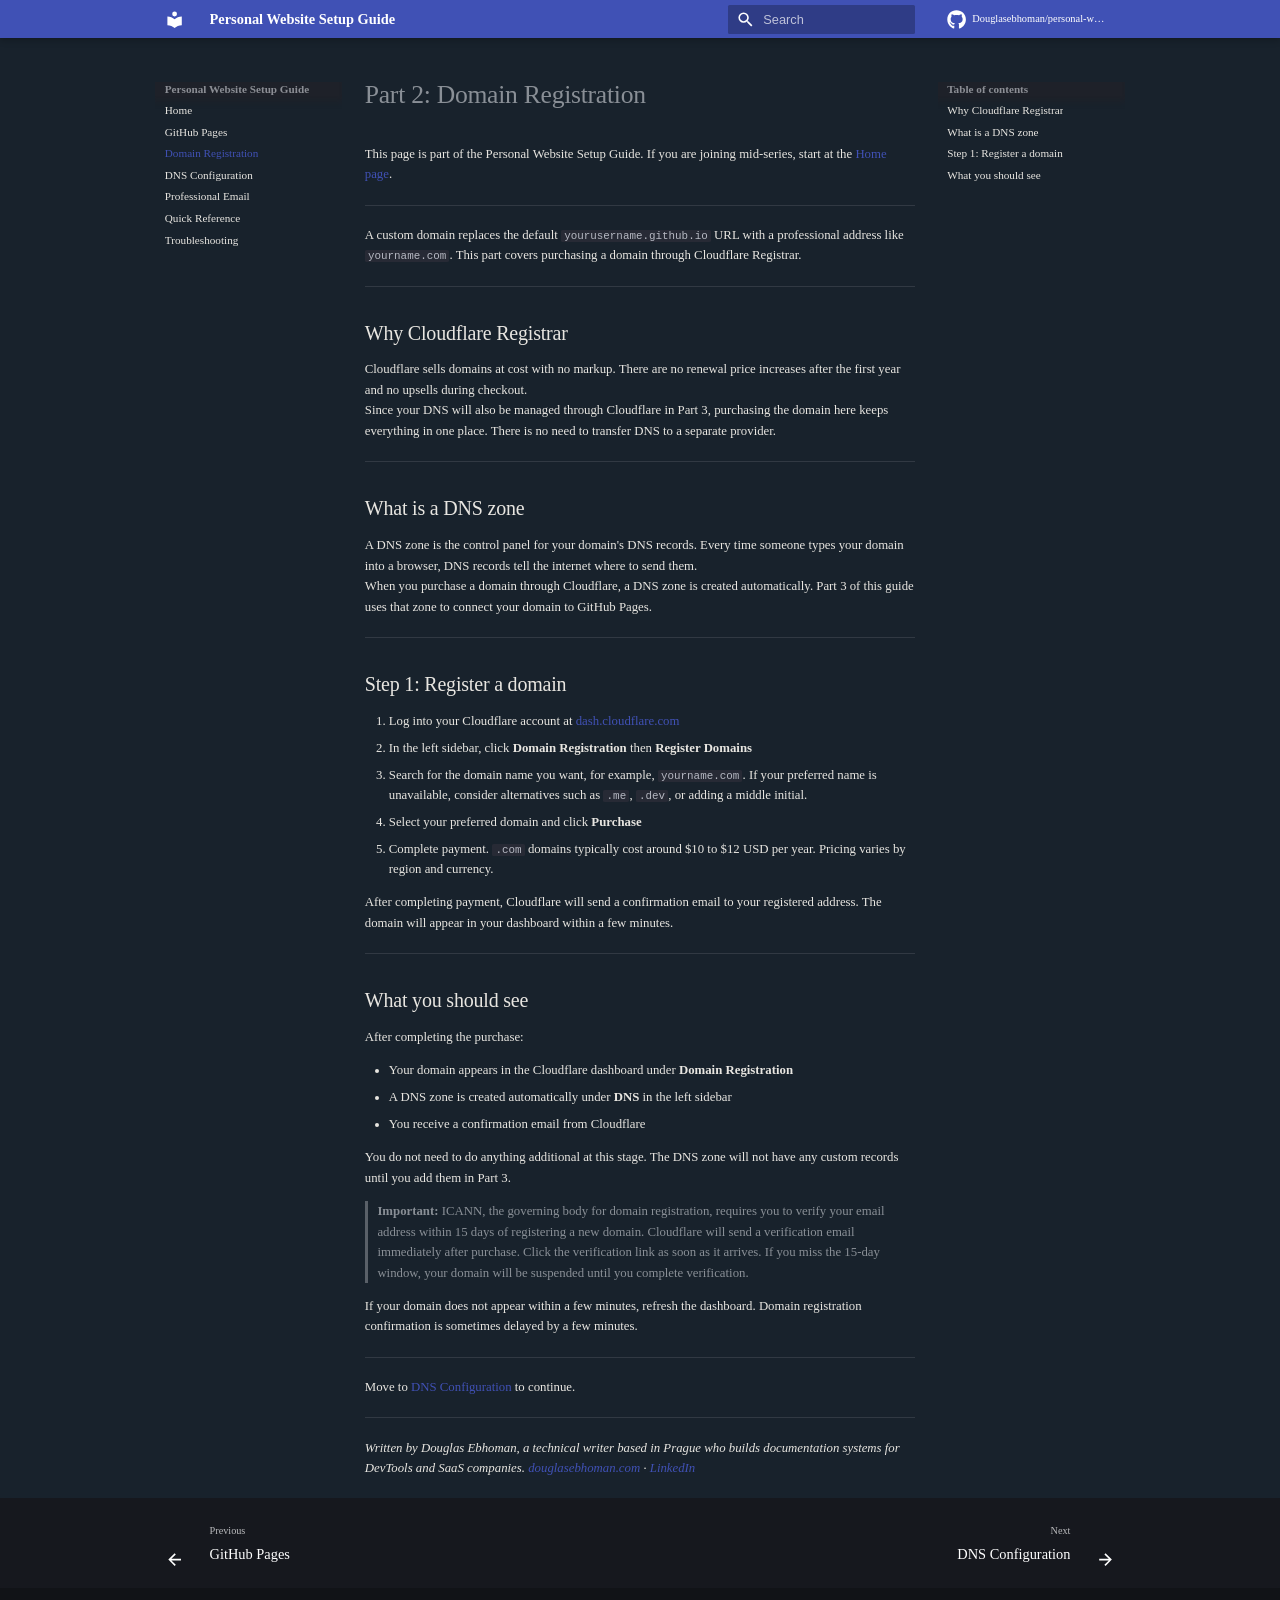
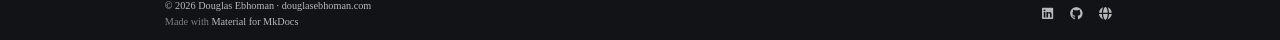
<file: part-2-domain-registration/index.html>
<!doctype html>
<html lang="en" class="no-js">
  <head>
    
      <meta charset="utf-8">
      <meta name="viewport" content="width=device-width,initial-scale=1">
      
        <meta name="description" content="A step-by-step guide to building a personal website with a custom domain, HTTPS, and a professional email address — using free tools.">
      
      
        <meta name="author" content="Douglas Ebhoman">
      
      
        <link rel="canonical" href="https://douglasebhoman.com/personal-website-setup-guide/part-2-domain-registration/">
      
      
        <link rel="prev" href="../part-1-github-pages/">
      
      
        <link rel="next" href="../part-3-dns-configuration/">
      
      
        
      
      
      <link rel="icon" href="../assets/images/favicon.png">
      <meta name="generator" content="mkdocs-1.6.1, mkdocs-material-9.7.6">
    
    
      
        <title>Domain Registration - Personal Website Setup Guide</title>
      
    
    
      <link rel="stylesheet" href="../assets/stylesheets/main.484c7ddc.min.css">
      
        
        <link rel="stylesheet" href="../assets/stylesheets/palette.ab4e12ef.min.css">
      
      


    
    
      
    
    
      
    
    
      <link rel="stylesheet" href="../stylesheets/brand.css">
    
    <script>__md_scope=new URL("..",location),__md_hash=e=>[...e].reduce(((e,_)=>(e<<5)-e+_.charCodeAt(0)),0),__md_get=(e,_=localStorage,t=__md_scope)=>JSON.parse(_.getItem(t.pathname+"."+e)),__md_set=(e,_,t=localStorage,a=__md_scope)=>{try{t.setItem(a.pathname+"."+e,JSON.stringify(_))}catch(e){}}</script>
    
      

    
    
  </head>
  
  
    
    
    
    
    
    <body dir="ltr" data-md-color-scheme="slate" data-md-color-primary="custom" data-md-color-accent="custom">
  
    
    <input class="md-toggle" data-md-toggle="drawer" type="checkbox" id="__drawer" autocomplete="off">
    <input class="md-toggle" data-md-toggle="search" type="checkbox" id="__search" autocomplete="off">
    <label class="md-overlay" for="__drawer"></label>
    <div data-md-component="skip">
      
        
        <a href="#part-2-domain-registration" class="md-skip">
          Skip to content
        </a>
      
    </div>
    <div data-md-component="announce">
      
    </div>
    
    
      

  

<header class="md-header md-header--shadow" data-md-component="header">
  <nav class="md-header__inner md-grid" aria-label="Header">
    <a href=".." title="Personal Website Setup Guide" class="md-header__button md-logo" aria-label="Personal Website Setup Guide" data-md-component="logo">
      
  
  <svg xmlns="http://www.w3.org/2000/svg" viewBox="0 0 24 24"><path d="M12 8a3 3 0 0 0 3-3 3 3 0 0 0-3-3 3 3 0 0 0-3 3 3 3 0 0 0 3 3m0 3.54C9.64 9.35 6.5 8 3 8v11c3.5 0 6.64 1.35 9 3.54 2.36-2.19 5.5-3.54 9-3.54V8c-3.5 0-6.64 1.35-9 3.54"/></svg>

    </a>
    <label class="md-header__button md-icon" for="__drawer">
      
      <svg xmlns="http://www.w3.org/2000/svg" viewBox="0 0 24 24"><path d="M3 6h18v2H3zm0 5h18v2H3zm0 5h18v2H3z"/></svg>
    </label>
    <div class="md-header__title" data-md-component="header-title">
      <div class="md-header__ellipsis">
        <div class="md-header__topic">
          <span class="md-ellipsis">
            Personal Website Setup Guide
          </span>
        </div>
        <div class="md-header__topic" data-md-component="header-topic">
          <span class="md-ellipsis">
            
              Domain Registration
            
          </span>
        </div>
      </div>
    </div>
    
      
    
    
    
    
      
      
        <label class="md-header__button md-icon" for="__search">
          
          <svg xmlns="http://www.w3.org/2000/svg" viewBox="0 0 24 24"><path d="M9.5 3A6.5 6.5 0 0 1 16 9.5c0 1.61-.59 3.09-1.56 4.23l.27.27h.79l5 5-1.5 1.5-5-5v-.79l-.27-.27A6.52 6.52 0 0 1 9.5 16 6.5 6.5 0 0 1 3 9.5 6.5 6.5 0 0 1 9.5 3m0 2C7 5 5 7 5 9.5S7 14 9.5 14 14 12 14 9.5 12 5 9.5 5"/></svg>
        </label>
        <div class="md-search" data-md-component="search" role="dialog">
  <label class="md-search__overlay" for="__search"></label>
  <div class="md-search__inner" role="search">
    <form class="md-search__form" name="search">
      <input type="text" class="md-search__input" name="query" aria-label="Search" placeholder="Search" autocapitalize="off" autocorrect="off" autocomplete="off" spellcheck="false" data-md-component="search-query" required>
      <label class="md-search__icon md-icon" for="__search">
        
        <svg xmlns="http://www.w3.org/2000/svg" viewBox="0 0 24 24"><path d="M9.5 3A6.5 6.5 0 0 1 16 9.5c0 1.61-.59 3.09-1.56 4.23l.27.27h.79l5 5-1.5 1.5-5-5v-.79l-.27-.27A6.52 6.52 0 0 1 9.5 16 6.5 6.5 0 0 1 3 9.5 6.5 6.5 0 0 1 9.5 3m0 2C7 5 5 7 5 9.5S7 14 9.5 14 14 12 14 9.5 12 5 9.5 5"/></svg>
        
        <svg xmlns="http://www.w3.org/2000/svg" viewBox="0 0 24 24"><path d="M20 11v2H8l5.5 5.5-1.42 1.42L4.16 12l7.92-7.92L13.5 5.5 8 11z"/></svg>
      </label>
      <nav class="md-search__options" aria-label="Search">
        
        <button type="reset" class="md-search__icon md-icon" title="Clear" aria-label="Clear" tabindex="-1">
          
          <svg xmlns="http://www.w3.org/2000/svg" viewBox="0 0 24 24"><path d="M19 6.41 17.59 5 12 10.59 6.41 5 5 6.41 10.59 12 5 17.59 6.41 19 12 13.41 17.59 19 19 17.59 13.41 12z"/></svg>
        </button>
      </nav>
      
        <div class="md-search__suggest" data-md-component="search-suggest"></div>
      
    </form>
    <div class="md-search__output">
      <div class="md-search__scrollwrap" tabindex="0" data-md-scrollfix>
        <div class="md-search-result" data-md-component="search-result">
          <div class="md-search-result__meta">
            Initializing search
          </div>
          <ol class="md-search-result__list" role="presentation"></ol>
        </div>
      </div>
    </div>
  </div>
</div>
      
    
    
      <div class="md-header__source">
        <a href="https://github.com/Douglasebhoman/personal-website-setup-guide" title="Go to repository" class="md-source" data-md-component="source">
  <div class="md-source__icon md-icon">
    
    <svg xmlns="http://www.w3.org/2000/svg" viewBox="0 0 512 512"><!--! Font Awesome Free 7.1.0 by @fontawesome - https://fontawesome.com License - https://fontawesome.com/license/free (Icons: CC BY 4.0, Fonts: SIL OFL 1.1, Code: MIT License) Copyright 2025 Fonticons, Inc.--><path d="M173.9 397.4c0 2-2.3 3.6-5.2 3.6-3.3.3-5.6-1.3-5.6-3.6 0-2 2.3-3.6 5.2-3.6 3-.3 5.6 1.3 5.6 3.6m-31.1-4.5c-.7 2 1.3 4.3 4.3 4.9 2.6 1 5.6 0 6.2-2s-1.3-4.3-4.3-5.2c-2.6-.7-5.5.3-6.2 2.3m44.2-1.7c-2.9.7-4.9 2.6-4.6 4.9.3 2 2.9 3.3 5.9 2.6 2.9-.7 4.9-2.6 4.6-4.6-.3-1.9-3-3.2-5.9-2.9M252.8 8C114.1 8 8 113.3 8 252c0 110.9 69.8 205.8 169.5 239.2 12.8 2.3 17.3-5.6 17.3-12.1 0-6.2-.3-40.4-.3-61.4 0 0-70 15-84.7-29.8 0 0-11.4-29.1-27.8-36.6 0 0-22.9-15.7 1.6-15.4 0 0 24.9 2 38.6 25.8 21.9 38.6 58.6 27.5 72.9 20.9 2.3-16 8.8-27.1 16-33.7-55.9-6.2-112.3-14.3-112.3-110.5 0-27.5 7.6-41.3 23.6-58.9-2.6-6.5-11.1-33.3 2.6-67.9 20.9-6.5 69 27 69 27 20-5.6 41.5-8.5 62.8-8.5s42.8 2.9 62.8 8.5c0 0 48.1-33.6 69-27 13.7 34.7 5.2 61.4 2.6 67.9 16 17.7 25.8 31.5 25.8 58.9 0 96.5-58.9 104.2-114.8 110.5 9.2 7.9 17 22.9 17 46.4 0 33.7-.3 75.4-.3 83.6 0 6.5 4.6 14.4 17.3 12.1C436.2 457.8 504 362.9 504 252 504 113.3 391.5 8 252.8 8M105.2 352.9c-1.3 1-1 3.3.7 5.2 1.6 1.6 3.9 2.3 5.2 1 1.3-1 1-3.3-.7-5.2-1.6-1.6-3.9-2.3-5.2-1m-10.8-8.1c-.7 1.3.3 2.9 2.3 3.9 1.6 1 3.6.7 4.3-.7.7-1.3-.3-2.9-2.3-3.9-2-.6-3.6-.3-4.3.7m32.4 35.6c-1.6 1.3-1 4.3 1.3 6.2 2.3 2.3 5.2 2.6 6.5 1 1.3-1.3.7-4.3-1.3-6.2-2.2-2.3-5.2-2.6-6.5-1m-11.4-14.7c-1.6 1-1.6 3.6 0 5.9s4.3 3.3 5.6 2.3c1.6-1.3 1.6-3.9 0-6.2-1.4-2.3-4-3.3-5.6-2"/></svg>
  </div>
  <div class="md-source__repository">
    Douglasebhoman/personal-website-setup-guide
  </div>
</a>
      </div>
    
  </nav>
  
</header>
    
    <div class="md-container" data-md-component="container">
      
      
        
          
        
      
      <main class="md-main" data-md-component="main">
        <div class="md-main__inner md-grid">
          
            
              
              <div class="md-sidebar md-sidebar--primary" data-md-component="sidebar" data-md-type="navigation" >
                <div class="md-sidebar__scrollwrap">
                  <div class="md-sidebar__inner">
                    



<nav class="md-nav md-nav--primary" aria-label="Navigation" data-md-level="0">
  <label class="md-nav__title" for="__drawer">
    <a href=".." title="Personal Website Setup Guide" class="md-nav__button md-logo" aria-label="Personal Website Setup Guide" data-md-component="logo">
      
  
  <svg xmlns="http://www.w3.org/2000/svg" viewBox="0 0 24 24"><path d="M12 8a3 3 0 0 0 3-3 3 3 0 0 0-3-3 3 3 0 0 0-3 3 3 3 0 0 0 3 3m0 3.54C9.64 9.35 6.5 8 3 8v11c3.5 0 6.64 1.35 9 3.54 2.36-2.19 5.5-3.54 9-3.54V8c-3.5 0-6.64 1.35-9 3.54"/></svg>

    </a>
    Personal Website Setup Guide
  </label>
  
    <div class="md-nav__source">
      <a href="https://github.com/Douglasebhoman/personal-website-setup-guide" title="Go to repository" class="md-source" data-md-component="source">
  <div class="md-source__icon md-icon">
    
    <svg xmlns="http://www.w3.org/2000/svg" viewBox="0 0 512 512"><!--! Font Awesome Free 7.1.0 by @fontawesome - https://fontawesome.com License - https://fontawesome.com/license/free (Icons: CC BY 4.0, Fonts: SIL OFL 1.1, Code: MIT License) Copyright 2025 Fonticons, Inc.--><path d="M173.9 397.4c0 2-2.3 3.6-5.2 3.6-3.3.3-5.6-1.3-5.6-3.6 0-2 2.3-3.6 5.2-3.6 3-.3 5.6 1.3 5.6 3.6m-31.1-4.5c-.7 2 1.3 4.3 4.3 4.9 2.6 1 5.6 0 6.2-2s-1.3-4.3-4.3-5.2c-2.6-.7-5.5.3-6.2 2.3m44.2-1.7c-2.9.7-4.9 2.6-4.6 4.9.3 2 2.9 3.3 5.9 2.6 2.9-.7 4.9-2.6 4.6-4.6-.3-1.9-3-3.2-5.9-2.9M252.8 8C114.1 8 8 113.3 8 252c0 110.9 69.8 205.8 169.5 239.2 12.8 2.3 17.3-5.6 17.3-12.1 0-6.2-.3-40.4-.3-61.4 0 0-70 15-84.7-29.8 0 0-11.4-29.1-27.8-36.6 0 0-22.9-15.7 1.6-15.4 0 0 24.9 2 38.6 25.8 21.9 38.6 58.6 27.5 72.9 20.9 2.3-16 8.8-27.1 16-33.7-55.9-6.2-112.3-14.3-112.3-110.5 0-27.5 7.6-41.3 23.6-58.9-2.6-6.5-11.1-33.3 2.6-67.9 20.9-6.5 69 27 69 27 20-5.6 41.5-8.5 62.8-8.5s42.8 2.9 62.8 8.5c0 0 48.1-33.6 69-27 13.7 34.7 5.2 61.4 2.6 67.9 16 17.7 25.8 31.5 25.8 58.9 0 96.5-58.9 104.2-114.8 110.5 9.2 7.9 17 22.9 17 46.4 0 33.7-.3 75.4-.3 83.6 0 6.5 4.6 14.4 17.3 12.1C436.2 457.8 504 362.9 504 252 504 113.3 391.5 8 252.8 8M105.2 352.9c-1.3 1-1 3.3.7 5.2 1.6 1.6 3.9 2.3 5.2 1 1.3-1 1-3.3-.7-5.2-1.6-1.6-3.9-2.3-5.2-1m-10.8-8.1c-.7 1.3.3 2.9 2.3 3.9 1.6 1 3.6.7 4.3-.7.7-1.3-.3-2.9-2.3-3.9-2-.6-3.6-.3-4.3.7m32.4 35.6c-1.6 1.3-1 4.3 1.3 6.2 2.3 2.3 5.2 2.6 6.5 1 1.3-1.3.7-4.3-1.3-6.2-2.2-2.3-5.2-2.6-6.5-1m-11.4-14.7c-1.6 1-1.6 3.6 0 5.9s4.3 3.3 5.6 2.3c1.6-1.3 1.6-3.9 0-6.2-1.4-2.3-4-3.3-5.6-2"/></svg>
  </div>
  <div class="md-source__repository">
    Douglasebhoman/personal-website-setup-guide
  </div>
</a>
    </div>
  
  <ul class="md-nav__list" data-md-scrollfix>
    
      
      
  
  
  
  
    <li class="md-nav__item">
      <a href=".." class="md-nav__link">
        
  
  
  <span class="md-ellipsis">
    
  
    Home
  

    
  </span>
  
  

      </a>
    </li>
  

    
      
      
  
  
  
  
    <li class="md-nav__item">
      <a href="../part-1-github-pages/" class="md-nav__link">
        
  
  
  <span class="md-ellipsis">
    
  
    GitHub Pages
  

    
  </span>
  
  

      </a>
    </li>
  

    
      
      
  
  
    
  
  
  
    <li class="md-nav__item md-nav__item--active">
      
      <input class="md-nav__toggle md-toggle" type="checkbox" id="__toc">
      
      
        
      
      
        <label class="md-nav__link md-nav__link--active" for="__toc">
          
  
  
  <span class="md-ellipsis">
    
  
    Domain Registration
  

    
  </span>
  
  

          <span class="md-nav__icon md-icon"></span>
        </label>
      
      <a href="./" class="md-nav__link md-nav__link--active">
        
  
  
  <span class="md-ellipsis">
    
  
    Domain Registration
  

    
  </span>
  
  

      </a>
      
        

<nav class="md-nav md-nav--secondary" aria-label="Table of contents">
  
  
  
    
  
  
    <label class="md-nav__title" for="__toc">
      <span class="md-nav__icon md-icon"></span>
      Table of contents
    </label>
    <ul class="md-nav__list" data-md-component="toc" data-md-scrollfix>
      
        <li class="md-nav__item">
  <a href="#why-cloudflare-registrar" class="md-nav__link">
    <span class="md-ellipsis">
      
        Why Cloudflare Registrar
      
    </span>
  </a>
  
</li>
      
        <li class="md-nav__item">
  <a href="#what-is-a-dns-zone" class="md-nav__link">
    <span class="md-ellipsis">
      
        What is a DNS zone
      
    </span>
  </a>
  
</li>
      
        <li class="md-nav__item">
  <a href="#step-1-register-a-domain" class="md-nav__link">
    <span class="md-ellipsis">
      
        Step 1: Register a domain
      
    </span>
  </a>
  
</li>
      
        <li class="md-nav__item">
  <a href="#what-you-should-see" class="md-nav__link">
    <span class="md-ellipsis">
      
        What you should see
      
    </span>
  </a>
  
</li>
      
    </ul>
  
</nav>
      
    </li>
  

    
      
      
  
  
  
  
    <li class="md-nav__item">
      <a href="../part-3-dns-configuration/" class="md-nav__link">
        
  
  
  <span class="md-ellipsis">
    
  
    DNS Configuration
  

    
  </span>
  
  

      </a>
    </li>
  

    
      
      
  
  
  
  
    <li class="md-nav__item">
      <a href="../part-4-professional-email/" class="md-nav__link">
        
  
  
  <span class="md-ellipsis">
    
  
    Professional Email
  

    
  </span>
  
  

      </a>
    </li>
  

    
      
      
  
  
  
  
    <li class="md-nav__item">
      <a href="../part-5-quick-reference/" class="md-nav__link">
        
  
  
  <span class="md-ellipsis">
    
  
    Quick Reference
  

    
  </span>
  
  

      </a>
    </li>
  

    
      
      
  
  
  
  
    <li class="md-nav__item">
      <a href="../troubleshooting/" class="md-nav__link">
        
  
  
  <span class="md-ellipsis">
    
  
    Troubleshooting
  

    
  </span>
  
  

      </a>
    </li>
  

    
  </ul>
</nav>
                  </div>
                </div>
              </div>
            
            
              
              <div class="md-sidebar md-sidebar--secondary" data-md-component="sidebar" data-md-type="toc" >
                <div class="md-sidebar__scrollwrap">
                  <div class="md-sidebar__inner">
                    

<nav class="md-nav md-nav--secondary" aria-label="Table of contents">
  
  
  
    
  
  
    <label class="md-nav__title" for="__toc">
      <span class="md-nav__icon md-icon"></span>
      Table of contents
    </label>
    <ul class="md-nav__list" data-md-component="toc" data-md-scrollfix>
      
        <li class="md-nav__item">
  <a href="#why-cloudflare-registrar" class="md-nav__link">
    <span class="md-ellipsis">
      
        Why Cloudflare Registrar
      
    </span>
  </a>
  
</li>
      
        <li class="md-nav__item">
  <a href="#what-is-a-dns-zone" class="md-nav__link">
    <span class="md-ellipsis">
      
        What is a DNS zone
      
    </span>
  </a>
  
</li>
      
        <li class="md-nav__item">
  <a href="#step-1-register-a-domain" class="md-nav__link">
    <span class="md-ellipsis">
      
        Step 1: Register a domain
      
    </span>
  </a>
  
</li>
      
        <li class="md-nav__item">
  <a href="#what-you-should-see" class="md-nav__link">
    <span class="md-ellipsis">
      
        What you should see
      
    </span>
  </a>
  
</li>
      
    </ul>
  
</nav>
                  </div>
                </div>
              </div>
            
          
          
            <div class="md-content" data-md-component="content">
              
              <article class="md-content__inner md-typeset">
                
                  


  
  


<h1 id="part-2-domain-registration">Part 2: Domain Registration<a class="headerlink" href="#part-2-domain-registration" title="Permanent link">&para;</a></h1>
<p>This page is part of the Personal Website Setup Guide. If you are joining mid-series, start at the <a href="../">Home page</a>.</p>
<hr />
<p>A custom domain replaces the default <code>yourusername.github.io</code> URL with a professional address like <code>yourname.com</code>. This part covers purchasing a domain through Cloudflare Registrar.</p>
<hr />
<h2 id="why-cloudflare-registrar">Why Cloudflare Registrar<a class="headerlink" href="#why-cloudflare-registrar" title="Permanent link">&para;</a></h2>
<p>Cloudflare sells domains at cost with no markup. There are no renewal price increases after the first year and no upsells during checkout.</p>
<p>Since your DNS will also be managed through Cloudflare in Part 3, purchasing the domain here keeps everything in one place. There is no need to transfer DNS to a separate provider.</p>
<hr />
<h2 id="what-is-a-dns-zone">What is a DNS zone<a class="headerlink" href="#what-is-a-dns-zone" title="Permanent link">&para;</a></h2>
<p>A DNS zone is the control panel for your domain's DNS records. Every time someone types your domain into a browser, DNS records tell the internet where to send them.</p>
<p>When you purchase a domain through Cloudflare, a DNS zone is created automatically. Part 3 of this guide uses that zone to connect your domain to GitHub Pages.</p>
<hr />
<h2 id="step-1-register-a-domain">Step 1: Register a domain<a class="headerlink" href="#step-1-register-a-domain" title="Permanent link">&para;</a></h2>
<ol>
<li>Log into your Cloudflare account at <a href="https://dash.cloudflare.com">dash.cloudflare.com</a></li>
<li>In the left sidebar, click <strong>Domain Registration</strong> then <strong>Register Domains</strong></li>
<li>Search for the domain name you want, for example, <code>yourname.com</code>. If your preferred name is unavailable, consider alternatives such as <code>.me</code>, <code>.dev</code>, or adding a middle initial.</li>
<li>Select your preferred domain and click <strong>Purchase</strong></li>
<li>Complete payment. <code>.com</code> domains typically cost around $10 to $12 USD per year. Pricing varies by region and currency.</li>
</ol>
<p>After completing payment, Cloudflare will send a confirmation email to your registered address. The domain will appear in your dashboard within a few minutes.</p>
<hr />
<h2 id="what-you-should-see">What you should see<a class="headerlink" href="#what-you-should-see" title="Permanent link">&para;</a></h2>
<p>After completing the purchase:</p>
<ul>
<li>Your domain appears in the Cloudflare dashboard under <strong>Domain Registration</strong></li>
<li>A DNS zone is created automatically under <strong>DNS</strong> in the left sidebar</li>
<li>You receive a confirmation email from Cloudflare</li>
</ul>
<p>You do not need to do anything additional at this stage. The DNS zone will not have any custom records until you add them in Part 3.</p>
<blockquote>
<p><strong>Important:</strong> ICANN, the governing body for domain registration, requires you to verify your email address within 15 days of registering a new domain. Cloudflare will send a verification email immediately after purchase. Click the verification link as soon as it arrives. If you miss the 15-day window, your domain will be suspended until you complete verification.</p>
</blockquote>
<p>If your domain does not appear within a few minutes, refresh the dashboard. Domain registration confirmation is sometimes delayed by a few minutes.</p>
<hr />
<p>Move to <a href="../part-3-dns-configuration/">DNS Configuration</a> to continue.</p>
<hr />
<p><em>Written by Douglas Ebhoman, a technical writer based in Prague who builds documentation systems for DevTools and SaaS companies.</em>
<em><a href="https://douglasebhoman.com">douglasebhoman.com</a> · <a href="https://linkedin.com/in/douglas-ebhoman-757329289">LinkedIn</a></em></p>












                
              </article>
            </div>
          
          
<script>var target=document.getElementById(location.hash.slice(1));target&&target.name&&(target.checked=target.name.startsWith("__tabbed_"))</script>
        </div>
        
          <button type="button" class="md-top md-icon" data-md-component="top" hidden>
  
  <svg xmlns="http://www.w3.org/2000/svg" viewBox="0 0 24 24"><path d="M13 20h-2V8l-5.5 5.5-1.42-1.42L12 4.16l7.92 7.92-1.42 1.42L13 8z"/></svg>
  Back to top
</button>
        
      </main>
      
        <footer class="md-footer">
  
    
      
      <nav class="md-footer__inner md-grid" aria-label="Footer" >
        
          
          <a href="../part-1-github-pages/" class="md-footer__link md-footer__link--prev" aria-label="Previous: GitHub Pages">
            <div class="md-footer__button md-icon">
              
              <svg xmlns="http://www.w3.org/2000/svg" viewBox="0 0 24 24"><path d="M20 11v2H8l5.5 5.5-1.42 1.42L4.16 12l7.92-7.92L13.5 5.5 8 11z"/></svg>
            </div>
            <div class="md-footer__title">
              <span class="md-footer__direction">
                Previous
              </span>
              <div class="md-ellipsis">
                GitHub Pages
              </div>
            </div>
          </a>
        
        
          
          <a href="../part-3-dns-configuration/" class="md-footer__link md-footer__link--next" aria-label="Next: DNS Configuration">
            <div class="md-footer__title">
              <span class="md-footer__direction">
                Next
              </span>
              <div class="md-ellipsis">
                DNS Configuration
              </div>
            </div>
            <div class="md-footer__button md-icon">
              
              <svg xmlns="http://www.w3.org/2000/svg" viewBox="0 0 24 24"><path d="M4 11v2h12l-5.5 5.5 1.42 1.42L19.84 12l-7.92-7.92L10.5 5.5 16 11z"/></svg>
            </div>
          </a>
        
      </nav>
    
  
  <div class="md-footer-meta md-typeset">
    <div class="md-footer-meta__inner md-grid">
      <div class="md-copyright">
  
    <div class="md-copyright__highlight">
      © 2026 Douglas Ebhoman · <a href="https://douglasebhoman.com">douglasebhoman.com</a>
    </div>
  
  
    Made with
    <a href="https://squidfunk.github.io/mkdocs-material/" target="_blank" rel="noopener">
      Material for MkDocs
    </a>
  
</div>
      
        
<div class="md-social">
  
    
    
    
    
      
      
    
    <a href="https://linkedin.com/in/douglas-ebhoman-757329289" target="_blank" rel="noopener" title="linkedin.com" class="md-social__link">
      <svg xmlns="http://www.w3.org/2000/svg" viewBox="0 0 448 512"><!--! Font Awesome Free 7.1.0 by @fontawesome - https://fontawesome.com License - https://fontawesome.com/license/free (Icons: CC BY 4.0, Fonts: SIL OFL 1.1, Code: MIT License) Copyright 2025 Fonticons, Inc.--><path d="M416 32H31.9C14.3 32 0 46.5 0 64.3v383.4C0 465.5 14.3 480 31.9 480H416c17.6 0 32-14.5 32-32.3V64.3c0-17.8-14.4-32.3-32-32.3M135.4 416H69V202.2h66.5V416zM102.2 96a38.5 38.5 0 1 1 0 77 38.5 38.5 0 1 1 0-77m282.1 320h-66.4V312c0-24.8-.5-56.7-34.5-56.7-34.6 0-39.9 27-39.9 54.9V416h-66.4V202.2h63.7v29.2h.9c8.9-16.8 30.6-34.5 62.9-34.5 67.2 0 79.7 44.3 79.7 101.9z"/></svg>
    </a>
  
    
    
    
    
      
      
    
    <a href="https://github.com/Douglasebhoman" target="_blank" rel="noopener" title="github.com" class="md-social__link">
      <svg xmlns="http://www.w3.org/2000/svg" viewBox="0 0 512 512"><!--! Font Awesome Free 7.1.0 by @fontawesome - https://fontawesome.com License - https://fontawesome.com/license/free (Icons: CC BY 4.0, Fonts: SIL OFL 1.1, Code: MIT License) Copyright 2025 Fonticons, Inc.--><path d="M173.9 397.4c0 2-2.3 3.6-5.2 3.6-3.3.3-5.6-1.3-5.6-3.6 0-2 2.3-3.6 5.2-3.6 3-.3 5.6 1.3 5.6 3.6m-31.1-4.5c-.7 2 1.3 4.3 4.3 4.9 2.6 1 5.6 0 6.2-2s-1.3-4.3-4.3-5.2c-2.6-.7-5.5.3-6.2 2.3m44.2-1.7c-2.9.7-4.9 2.6-4.6 4.9.3 2 2.9 3.3 5.9 2.6 2.9-.7 4.9-2.6 4.6-4.6-.3-1.9-3-3.2-5.9-2.9M252.8 8C114.1 8 8 113.3 8 252c0 110.9 69.8 205.8 169.5 239.2 12.8 2.3 17.3-5.6 17.3-12.1 0-6.2-.3-40.4-.3-61.4 0 0-70 15-84.7-29.8 0 0-11.4-29.1-27.8-36.6 0 0-22.9-15.7 1.6-15.4 0 0 24.9 2 38.6 25.8 21.9 38.6 58.6 27.5 72.9 20.9 2.3-16 8.8-27.1 16-33.7-55.9-6.2-112.3-14.3-112.3-110.5 0-27.5 7.6-41.3 23.6-58.9-2.6-6.5-11.1-33.3 2.6-67.9 20.9-6.5 69 27 69 27 20-5.6 41.5-8.5 62.8-8.5s42.8 2.9 62.8 8.5c0 0 48.1-33.6 69-27 13.7 34.7 5.2 61.4 2.6 67.9 16 17.7 25.8 31.5 25.8 58.9 0 96.5-58.9 104.2-114.8 110.5 9.2 7.9 17 22.9 17 46.4 0 33.7-.3 75.4-.3 83.6 0 6.5 4.6 14.4 17.3 12.1C436.2 457.8 504 362.9 504 252 504 113.3 391.5 8 252.8 8M105.2 352.9c-1.3 1-1 3.3.7 5.2 1.6 1.6 3.9 2.3 5.2 1 1.3-1 1-3.3-.7-5.2-1.6-1.6-3.9-2.3-5.2-1m-10.8-8.1c-.7 1.3.3 2.9 2.3 3.9 1.6 1 3.6.7 4.3-.7.7-1.3-.3-2.9-2.3-3.9-2-.6-3.6-.3-4.3.7m32.4 35.6c-1.6 1.3-1 4.3 1.3 6.2 2.3 2.3 5.2 2.6 6.5 1 1.3-1.3.7-4.3-1.3-6.2-2.2-2.3-5.2-2.6-6.5-1m-11.4-14.7c-1.6 1-1.6 3.6 0 5.9s4.3 3.3 5.6 2.3c1.6-1.3 1.6-3.9 0-6.2-1.4-2.3-4-3.3-5.6-2"/></svg>
    </a>
  
    
    
    
    
      
      
    
    <a href="https://douglasebhoman.com" target="_blank" rel="noopener" title="douglasebhoman.com" class="md-social__link">
      <svg xmlns="http://www.w3.org/2000/svg" viewBox="0 0 512 512"><!--! Font Awesome Free 7.1.0 by @fontawesome - https://fontawesome.com License - https://fontawesome.com/license/free (Icons: CC BY 4.0, Fonts: SIL OFL 1.1, Code: MIT License) Copyright 2025 Fonticons, Inc.--><path d="M351.9 280H161c2.9 64.5 17.2 123.9 37.5 167.4 11.4 24.5 23.7 41.8 35.1 52.4 11.2 10.5 18.9 12.2 22.9 12.2s11.7-1.7 22.9-12.2c11.4-10.6 23.7-28 35.1-52.4 20.3-43.5 34.6-102.9 37.5-167.4zm-191-48h190.9c-2.8-64.5-17.1-123.9-37.4-167.4-11.4-24.4-23.7-41.8-35.1-52.4C268.1 1.7 260.4 0 256.4 0s-11.7 1.7-22.9 12.2c-11.4 10.6-23.7 28-35.1 52.4-20.3 43.5-34.6 102.9-37.5 167.4m-48 0c3.5-85.6 25.6-165.1 57.9-217.3C78.7 47.3 10.9 131.2 1.5 232zM1.5 280c9.4 100.8 77.2 184.7 169.3 217.3-32.3-52.2-54.4-131.7-57.9-217.3zm398.4 0c-3.5 85.6-25.6 165.1-57.9 217.3 92.1-32.7 159.9-116.5 169.3-217.3zm111.4-48C501.9 131.2 434.1 47.3 342 14.7c32.3 52.2 54.4 131.7 57.9 217.3z"/></svg>
    </a>
  
</div>
      
    </div>
  </div>
</footer>
      
    </div>
    <div class="md-dialog" data-md-component="dialog">
      <div class="md-dialog__inner md-typeset"></div>
    </div>
    
    
    
      
      
      <script id="__config" type="application/json">{"annotate": null, "base": "..", "features": ["navigation.instant", "navigation.top", "navigation.sections", "navigation.footer", "search.highlight", "search.suggest", "content.code.copy"], "search": "../assets/javascripts/workers/search.2c215733.min.js", "tags": null, "translations": {"clipboard.copied": "Copied to clipboard", "clipboard.copy": "Copy to clipboard", "search.result.more.one": "1 more on this page", "search.result.more.other": "# more on this page", "search.result.none": "No matching documents", "search.result.one": "1 matching document", "search.result.other": "# matching documents", "search.result.placeholder": "Type to start searching", "search.result.term.missing": "Missing", "select.version": "Select version"}, "version": null}</script>
    
    
      <script src="../assets/javascripts/bundle.79ae519e.min.js"></script>
      
    
  </body>
</html>
</file>
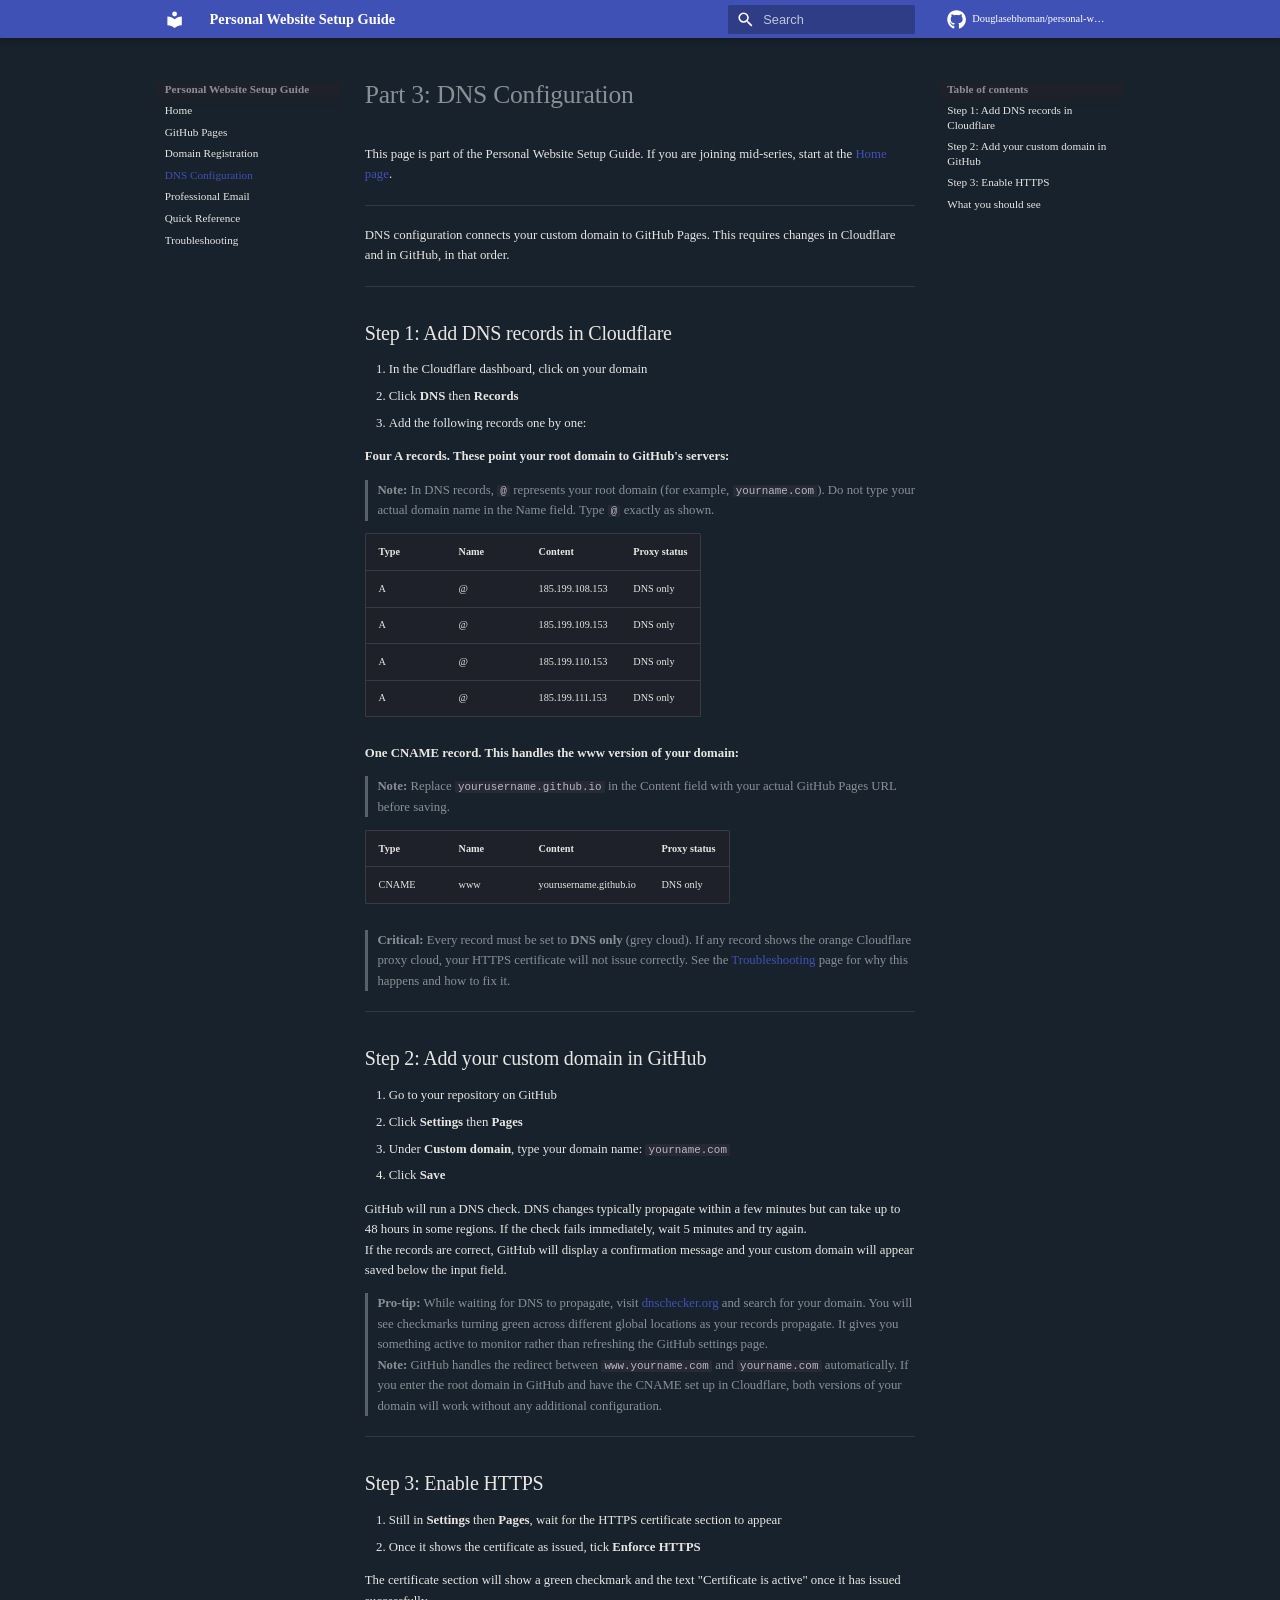
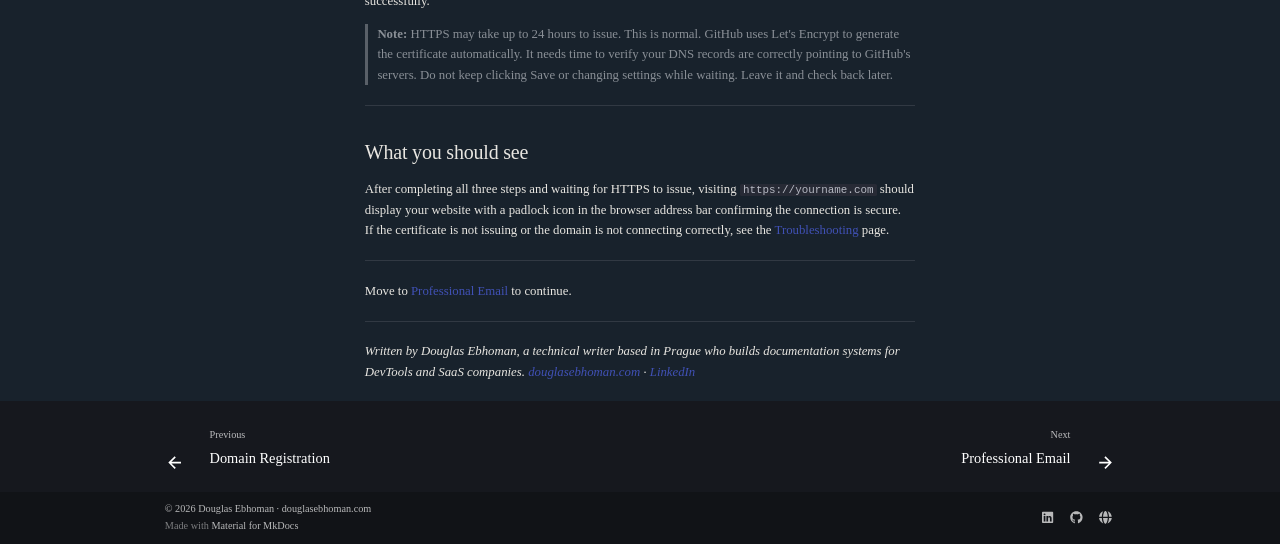
<file: part-3-dns-configuration/index.html>
<!doctype html>
<html lang="en" class="no-js">
  <head>
    
      <meta charset="utf-8">
      <meta name="viewport" content="width=device-width,initial-scale=1">
      
        <meta name="description" content="A step-by-step guide to building a personal website with a custom domain, HTTPS, and a professional email address — using free tools.">
      
      
        <meta name="author" content="Douglas Ebhoman">
      
      
        <link rel="canonical" href="https://douglasebhoman.com/personal-website-setup-guide/part-3-dns-configuration/">
      
      
        <link rel="prev" href="../part-2-domain-registration/">
      
      
        <link rel="next" href="../part-4-professional-email/">
      
      
        
      
      
      <link rel="icon" href="../assets/images/favicon.png">
      <meta name="generator" content="mkdocs-1.6.1, mkdocs-material-9.7.6">
    
    
      
        <title>DNS Configuration - Personal Website Setup Guide</title>
      
    
    
      <link rel="stylesheet" href="../assets/stylesheets/main.484c7ddc.min.css">
      
        
        <link rel="stylesheet" href="../assets/stylesheets/palette.ab4e12ef.min.css">
      
      


    
    
      
    
    
      
    
    
      <link rel="stylesheet" href="../stylesheets/brand.css">
    
    <script>__md_scope=new URL("..",location),__md_hash=e=>[...e].reduce(((e,_)=>(e<<5)-e+_.charCodeAt(0)),0),__md_get=(e,_=localStorage,t=__md_scope)=>JSON.parse(_.getItem(t.pathname+"."+e)),__md_set=(e,_,t=localStorage,a=__md_scope)=>{try{t.setItem(a.pathname+"."+e,JSON.stringify(_))}catch(e){}}</script>
    
      

    
    
  </head>
  
  
    
    
    
    
    
    <body dir="ltr" data-md-color-scheme="slate" data-md-color-primary="custom" data-md-color-accent="custom">
  
    
    <input class="md-toggle" data-md-toggle="drawer" type="checkbox" id="__drawer" autocomplete="off">
    <input class="md-toggle" data-md-toggle="search" type="checkbox" id="__search" autocomplete="off">
    <label class="md-overlay" for="__drawer"></label>
    <div data-md-component="skip">
      
        
        <a href="#part-3-dns-configuration" class="md-skip">
          Skip to content
        </a>
      
    </div>
    <div data-md-component="announce">
      
    </div>
    
    
      

  

<header class="md-header md-header--shadow" data-md-component="header">
  <nav class="md-header__inner md-grid" aria-label="Header">
    <a href=".." title="Personal Website Setup Guide" class="md-header__button md-logo" aria-label="Personal Website Setup Guide" data-md-component="logo">
      
  
  <svg xmlns="http://www.w3.org/2000/svg" viewBox="0 0 24 24"><path d="M12 8a3 3 0 0 0 3-3 3 3 0 0 0-3-3 3 3 0 0 0-3 3 3 3 0 0 0 3 3m0 3.54C9.64 9.35 6.5 8 3 8v11c3.5 0 6.64 1.35 9 3.54 2.36-2.19 5.5-3.54 9-3.54V8c-3.5 0-6.64 1.35-9 3.54"/></svg>

    </a>
    <label class="md-header__button md-icon" for="__drawer">
      
      <svg xmlns="http://www.w3.org/2000/svg" viewBox="0 0 24 24"><path d="M3 6h18v2H3zm0 5h18v2H3zm0 5h18v2H3z"/></svg>
    </label>
    <div class="md-header__title" data-md-component="header-title">
      <div class="md-header__ellipsis">
        <div class="md-header__topic">
          <span class="md-ellipsis">
            Personal Website Setup Guide
          </span>
        </div>
        <div class="md-header__topic" data-md-component="header-topic">
          <span class="md-ellipsis">
            
              DNS Configuration
            
          </span>
        </div>
      </div>
    </div>
    
      
    
    
    
    
      
      
        <label class="md-header__button md-icon" for="__search">
          
          <svg xmlns="http://www.w3.org/2000/svg" viewBox="0 0 24 24"><path d="M9.5 3A6.5 6.5 0 0 1 16 9.5c0 1.61-.59 3.09-1.56 4.23l.27.27h.79l5 5-1.5 1.5-5-5v-.79l-.27-.27A6.52 6.52 0 0 1 9.5 16 6.5 6.5 0 0 1 3 9.5 6.5 6.5 0 0 1 9.5 3m0 2C7 5 5 7 5 9.5S7 14 9.5 14 14 12 14 9.5 12 5 9.5 5"/></svg>
        </label>
        <div class="md-search" data-md-component="search" role="dialog">
  <label class="md-search__overlay" for="__search"></label>
  <div class="md-search__inner" role="search">
    <form class="md-search__form" name="search">
      <input type="text" class="md-search__input" name="query" aria-label="Search" placeholder="Search" autocapitalize="off" autocorrect="off" autocomplete="off" spellcheck="false" data-md-component="search-query" required>
      <label class="md-search__icon md-icon" for="__search">
        
        <svg xmlns="http://www.w3.org/2000/svg" viewBox="0 0 24 24"><path d="M9.5 3A6.5 6.5 0 0 1 16 9.5c0 1.61-.59 3.09-1.56 4.23l.27.27h.79l5 5-1.5 1.5-5-5v-.79l-.27-.27A6.52 6.52 0 0 1 9.5 16 6.5 6.5 0 0 1 3 9.5 6.5 6.5 0 0 1 9.5 3m0 2C7 5 5 7 5 9.5S7 14 9.5 14 14 12 14 9.5 12 5 9.5 5"/></svg>
        
        <svg xmlns="http://www.w3.org/2000/svg" viewBox="0 0 24 24"><path d="M20 11v2H8l5.5 5.5-1.42 1.42L4.16 12l7.92-7.92L13.5 5.5 8 11z"/></svg>
      </label>
      <nav class="md-search__options" aria-label="Search">
        
        <button type="reset" class="md-search__icon md-icon" title="Clear" aria-label="Clear" tabindex="-1">
          
          <svg xmlns="http://www.w3.org/2000/svg" viewBox="0 0 24 24"><path d="M19 6.41 17.59 5 12 10.59 6.41 5 5 6.41 10.59 12 5 17.59 6.41 19 12 13.41 17.59 19 19 17.59 13.41 12z"/></svg>
        </button>
      </nav>
      
        <div class="md-search__suggest" data-md-component="search-suggest"></div>
      
    </form>
    <div class="md-search__output">
      <div class="md-search__scrollwrap" tabindex="0" data-md-scrollfix>
        <div class="md-search-result" data-md-component="search-result">
          <div class="md-search-result__meta">
            Initializing search
          </div>
          <ol class="md-search-result__list" role="presentation"></ol>
        </div>
      </div>
    </div>
  </div>
</div>
      
    
    
      <div class="md-header__source">
        <a href="https://github.com/Douglasebhoman/personal-website-setup-guide" title="Go to repository" class="md-source" data-md-component="source">
  <div class="md-source__icon md-icon">
    
    <svg xmlns="http://www.w3.org/2000/svg" viewBox="0 0 512 512"><!--! Font Awesome Free 7.1.0 by @fontawesome - https://fontawesome.com License - https://fontawesome.com/license/free (Icons: CC BY 4.0, Fonts: SIL OFL 1.1, Code: MIT License) Copyright 2025 Fonticons, Inc.--><path d="M173.9 397.4c0 2-2.3 3.6-5.2 3.6-3.3.3-5.6-1.3-5.6-3.6 0-2 2.3-3.6 5.2-3.6 3-.3 5.6 1.3 5.6 3.6m-31.1-4.5c-.7 2 1.3 4.3 4.3 4.9 2.6 1 5.6 0 6.2-2s-1.3-4.3-4.3-5.2c-2.6-.7-5.5.3-6.2 2.3m44.2-1.7c-2.9.7-4.9 2.6-4.6 4.9.3 2 2.9 3.3 5.9 2.6 2.9-.7 4.9-2.6 4.6-4.6-.3-1.9-3-3.2-5.9-2.9M252.8 8C114.1 8 8 113.3 8 252c0 110.9 69.8 205.8 169.5 239.2 12.8 2.3 17.3-5.6 17.3-12.1 0-6.2-.3-40.4-.3-61.4 0 0-70 15-84.7-29.8 0 0-11.4-29.1-27.8-36.6 0 0-22.9-15.7 1.6-15.4 0 0 24.9 2 38.6 25.8 21.9 38.6 58.6 27.5 72.9 20.9 2.3-16 8.8-27.1 16-33.7-55.9-6.2-112.3-14.3-112.3-110.5 0-27.5 7.6-41.3 23.6-58.9-2.6-6.5-11.1-33.3 2.6-67.9 20.9-6.5 69 27 69 27 20-5.6 41.5-8.5 62.8-8.5s42.8 2.9 62.8 8.5c0 0 48.1-33.6 69-27 13.7 34.7 5.2 61.4 2.6 67.9 16 17.7 25.8 31.5 25.8 58.9 0 96.5-58.9 104.2-114.8 110.5 9.2 7.9 17 22.9 17 46.4 0 33.7-.3 75.4-.3 83.6 0 6.5 4.6 14.4 17.3 12.1C436.2 457.8 504 362.9 504 252 504 113.3 391.5 8 252.8 8M105.2 352.9c-1.3 1-1 3.3.7 5.2 1.6 1.6 3.9 2.3 5.2 1 1.3-1 1-3.3-.7-5.2-1.6-1.6-3.9-2.3-5.2-1m-10.8-8.1c-.7 1.3.3 2.9 2.3 3.9 1.6 1 3.6.7 4.3-.7.7-1.3-.3-2.9-2.3-3.9-2-.6-3.6-.3-4.3.7m32.4 35.6c-1.6 1.3-1 4.3 1.3 6.2 2.3 2.3 5.2 2.6 6.5 1 1.3-1.3.7-4.3-1.3-6.2-2.2-2.3-5.2-2.6-6.5-1m-11.4-14.7c-1.6 1-1.6 3.6 0 5.9s4.3 3.3 5.6 2.3c1.6-1.3 1.6-3.9 0-6.2-1.4-2.3-4-3.3-5.6-2"/></svg>
  </div>
  <div class="md-source__repository">
    Douglasebhoman/personal-website-setup-guide
  </div>
</a>
      </div>
    
  </nav>
  
</header>
    
    <div class="md-container" data-md-component="container">
      
      
        
          
        
      
      <main class="md-main" data-md-component="main">
        <div class="md-main__inner md-grid">
          
            
              
              <div class="md-sidebar md-sidebar--primary" data-md-component="sidebar" data-md-type="navigation" >
                <div class="md-sidebar__scrollwrap">
                  <div class="md-sidebar__inner">
                    



<nav class="md-nav md-nav--primary" aria-label="Navigation" data-md-level="0">
  <label class="md-nav__title" for="__drawer">
    <a href=".." title="Personal Website Setup Guide" class="md-nav__button md-logo" aria-label="Personal Website Setup Guide" data-md-component="logo">
      
  
  <svg xmlns="http://www.w3.org/2000/svg" viewBox="0 0 24 24"><path d="M12 8a3 3 0 0 0 3-3 3 3 0 0 0-3-3 3 3 0 0 0-3 3 3 3 0 0 0 3 3m0 3.54C9.64 9.35 6.5 8 3 8v11c3.5 0 6.64 1.35 9 3.54 2.36-2.19 5.5-3.54 9-3.54V8c-3.5 0-6.64 1.35-9 3.54"/></svg>

    </a>
    Personal Website Setup Guide
  </label>
  
    <div class="md-nav__source">
      <a href="https://github.com/Douglasebhoman/personal-website-setup-guide" title="Go to repository" class="md-source" data-md-component="source">
  <div class="md-source__icon md-icon">
    
    <svg xmlns="http://www.w3.org/2000/svg" viewBox="0 0 512 512"><!--! Font Awesome Free 7.1.0 by @fontawesome - https://fontawesome.com License - https://fontawesome.com/license/free (Icons: CC BY 4.0, Fonts: SIL OFL 1.1, Code: MIT License) Copyright 2025 Fonticons, Inc.--><path d="M173.9 397.4c0 2-2.3 3.6-5.2 3.6-3.3.3-5.6-1.3-5.6-3.6 0-2 2.3-3.6 5.2-3.6 3-.3 5.6 1.3 5.6 3.6m-31.1-4.5c-.7 2 1.3 4.3 4.3 4.9 2.6 1 5.6 0 6.2-2s-1.3-4.3-4.3-5.2c-2.6-.7-5.5.3-6.2 2.3m44.2-1.7c-2.9.7-4.9 2.6-4.6 4.9.3 2 2.9 3.3 5.9 2.6 2.9-.7 4.9-2.6 4.6-4.6-.3-1.9-3-3.2-5.9-2.9M252.8 8C114.1 8 8 113.3 8 252c0 110.9 69.8 205.8 169.5 239.2 12.8 2.3 17.3-5.6 17.3-12.1 0-6.2-.3-40.4-.3-61.4 0 0-70 15-84.7-29.8 0 0-11.4-29.1-27.8-36.6 0 0-22.9-15.7 1.6-15.4 0 0 24.9 2 38.6 25.8 21.9 38.6 58.6 27.5 72.9 20.9 2.3-16 8.8-27.1 16-33.7-55.9-6.2-112.3-14.3-112.3-110.5 0-27.5 7.6-41.3 23.6-58.9-2.6-6.5-11.1-33.3 2.6-67.9 20.9-6.5 69 27 69 27 20-5.6 41.5-8.5 62.8-8.5s42.8 2.9 62.8 8.5c0 0 48.1-33.6 69-27 13.7 34.7 5.2 61.4 2.6 67.9 16 17.7 25.8 31.5 25.8 58.9 0 96.5-58.9 104.2-114.8 110.5 9.2 7.9 17 22.9 17 46.4 0 33.7-.3 75.4-.3 83.6 0 6.5 4.6 14.4 17.3 12.1C436.2 457.8 504 362.9 504 252 504 113.3 391.5 8 252.8 8M105.2 352.9c-1.3 1-1 3.3.7 5.2 1.6 1.6 3.9 2.3 5.2 1 1.3-1 1-3.3-.7-5.2-1.6-1.6-3.9-2.3-5.2-1m-10.8-8.1c-.7 1.3.3 2.9 2.3 3.9 1.6 1 3.6.7 4.3-.7.7-1.3-.3-2.9-2.3-3.9-2-.6-3.6-.3-4.3.7m32.4 35.6c-1.6 1.3-1 4.3 1.3 6.2 2.3 2.3 5.2 2.6 6.5 1 1.3-1.3.7-4.3-1.3-6.2-2.2-2.3-5.2-2.6-6.5-1m-11.4-14.7c-1.6 1-1.6 3.6 0 5.9s4.3 3.3 5.6 2.3c1.6-1.3 1.6-3.9 0-6.2-1.4-2.3-4-3.3-5.6-2"/></svg>
  </div>
  <div class="md-source__repository">
    Douglasebhoman/personal-website-setup-guide
  </div>
</a>
    </div>
  
  <ul class="md-nav__list" data-md-scrollfix>
    
      
      
  
  
  
  
    <li class="md-nav__item">
      <a href=".." class="md-nav__link">
        
  
  
  <span class="md-ellipsis">
    
  
    Home
  

    
  </span>
  
  

      </a>
    </li>
  

    
      
      
  
  
  
  
    <li class="md-nav__item">
      <a href="../part-1-github-pages/" class="md-nav__link">
        
  
  
  <span class="md-ellipsis">
    
  
    GitHub Pages
  

    
  </span>
  
  

      </a>
    </li>
  

    
      
      
  
  
  
  
    <li class="md-nav__item">
      <a href="../part-2-domain-registration/" class="md-nav__link">
        
  
  
  <span class="md-ellipsis">
    
  
    Domain Registration
  

    
  </span>
  
  

      </a>
    </li>
  

    
      
      
  
  
    
  
  
  
    <li class="md-nav__item md-nav__item--active">
      
      <input class="md-nav__toggle md-toggle" type="checkbox" id="__toc">
      
      
        
      
      
        <label class="md-nav__link md-nav__link--active" for="__toc">
          
  
  
  <span class="md-ellipsis">
    
  
    DNS Configuration
  

    
  </span>
  
  

          <span class="md-nav__icon md-icon"></span>
        </label>
      
      <a href="./" class="md-nav__link md-nav__link--active">
        
  
  
  <span class="md-ellipsis">
    
  
    DNS Configuration
  

    
  </span>
  
  

      </a>
      
        

<nav class="md-nav md-nav--secondary" aria-label="Table of contents">
  
  
  
    
  
  
    <label class="md-nav__title" for="__toc">
      <span class="md-nav__icon md-icon"></span>
      Table of contents
    </label>
    <ul class="md-nav__list" data-md-component="toc" data-md-scrollfix>
      
        <li class="md-nav__item">
  <a href="#step-1-add-dns-records-in-cloudflare" class="md-nav__link">
    <span class="md-ellipsis">
      
        Step 1: Add DNS records in Cloudflare
      
    </span>
  </a>
  
</li>
      
        <li class="md-nav__item">
  <a href="#step-2-add-your-custom-domain-in-github" class="md-nav__link">
    <span class="md-ellipsis">
      
        Step 2: Add your custom domain in GitHub
      
    </span>
  </a>
  
</li>
      
        <li class="md-nav__item">
  <a href="#step-3-enable-https" class="md-nav__link">
    <span class="md-ellipsis">
      
        Step 3: Enable HTTPS
      
    </span>
  </a>
  
</li>
      
        <li class="md-nav__item">
  <a href="#what-you-should-see" class="md-nav__link">
    <span class="md-ellipsis">
      
        What you should see
      
    </span>
  </a>
  
</li>
      
    </ul>
  
</nav>
      
    </li>
  

    
      
      
  
  
  
  
    <li class="md-nav__item">
      <a href="../part-4-professional-email/" class="md-nav__link">
        
  
  
  <span class="md-ellipsis">
    
  
    Professional Email
  

    
  </span>
  
  

      </a>
    </li>
  

    
      
      
  
  
  
  
    <li class="md-nav__item">
      <a href="../part-5-quick-reference/" class="md-nav__link">
        
  
  
  <span class="md-ellipsis">
    
  
    Quick Reference
  

    
  </span>
  
  

      </a>
    </li>
  

    
      
      
  
  
  
  
    <li class="md-nav__item">
      <a href="../troubleshooting/" class="md-nav__link">
        
  
  
  <span class="md-ellipsis">
    
  
    Troubleshooting
  

    
  </span>
  
  

      </a>
    </li>
  

    
  </ul>
</nav>
                  </div>
                </div>
              </div>
            
            
              
              <div class="md-sidebar md-sidebar--secondary" data-md-component="sidebar" data-md-type="toc" >
                <div class="md-sidebar__scrollwrap">
                  <div class="md-sidebar__inner">
                    

<nav class="md-nav md-nav--secondary" aria-label="Table of contents">
  
  
  
    
  
  
    <label class="md-nav__title" for="__toc">
      <span class="md-nav__icon md-icon"></span>
      Table of contents
    </label>
    <ul class="md-nav__list" data-md-component="toc" data-md-scrollfix>
      
        <li class="md-nav__item">
  <a href="#step-1-add-dns-records-in-cloudflare" class="md-nav__link">
    <span class="md-ellipsis">
      
        Step 1: Add DNS records in Cloudflare
      
    </span>
  </a>
  
</li>
      
        <li class="md-nav__item">
  <a href="#step-2-add-your-custom-domain-in-github" class="md-nav__link">
    <span class="md-ellipsis">
      
        Step 2: Add your custom domain in GitHub
      
    </span>
  </a>
  
</li>
      
        <li class="md-nav__item">
  <a href="#step-3-enable-https" class="md-nav__link">
    <span class="md-ellipsis">
      
        Step 3: Enable HTTPS
      
    </span>
  </a>
  
</li>
      
        <li class="md-nav__item">
  <a href="#what-you-should-see" class="md-nav__link">
    <span class="md-ellipsis">
      
        What you should see
      
    </span>
  </a>
  
</li>
      
    </ul>
  
</nav>
                  </div>
                </div>
              </div>
            
          
          
            <div class="md-content" data-md-component="content">
              
              <article class="md-content__inner md-typeset">
                
                  


  
  


<h1 id="part-3-dns-configuration">Part 3: DNS Configuration<a class="headerlink" href="#part-3-dns-configuration" title="Permanent link">&para;</a></h1>
<p>This page is part of the Personal Website Setup Guide. If you are joining mid-series, start at the <a href="../">Home page</a>.</p>
<hr />
<p>DNS configuration connects your custom domain to GitHub Pages. This requires changes in Cloudflare and in GitHub, in that order.</p>
<hr />
<h2 id="step-1-add-dns-records-in-cloudflare">Step 1: Add DNS records in Cloudflare<a class="headerlink" href="#step-1-add-dns-records-in-cloudflare" title="Permanent link">&para;</a></h2>
<ol>
<li>In the Cloudflare dashboard, click on your domain</li>
<li>Click <strong>DNS</strong> then <strong>Records</strong></li>
<li>Add the following records one by one:</li>
</ol>
<p><strong>Four A records. These point your root domain to GitHub's servers:</strong></p>
<blockquote>
<p><strong>Note:</strong> In DNS records, <code>@</code> represents your root domain (for example, <code>yourname.com</code>). Do not type your actual domain name in the Name field. Type <code>@</code> exactly as shown.</p>
</blockquote>
<table>
<thead>
<tr>
<th>Type</th>
<th>Name</th>
<th>Content</th>
<th>Proxy status</th>
</tr>
</thead>
<tbody>
<tr>
<td>A</td>
<td>@</td>
<td>185.199.108.153</td>
<td>DNS only</td>
</tr>
<tr>
<td>A</td>
<td>@</td>
<td>185.199.109.153</td>
<td>DNS only</td>
</tr>
<tr>
<td>A</td>
<td>@</td>
<td>185.199.110.153</td>
<td>DNS only</td>
</tr>
<tr>
<td>A</td>
<td>@</td>
<td>185.199.111.153</td>
<td>DNS only</td>
</tr>
</tbody>
</table>
<p><strong>One CNAME record. This handles the www version of your domain:</strong></p>
<blockquote>
<p><strong>Note:</strong> Replace <code>yourusername.github.io</code> in the Content field with your actual GitHub Pages URL before saving.</p>
</blockquote>
<table>
<thead>
<tr>
<th>Type</th>
<th>Name</th>
<th>Content</th>
<th>Proxy status</th>
</tr>
</thead>
<tbody>
<tr>
<td>CNAME</td>
<td>www</td>
<td>yourusername.github.io</td>
<td>DNS only</td>
</tr>
</tbody>
</table>
<blockquote>
<p><strong>Critical:</strong> Every record must be set to <strong>DNS only</strong> (grey cloud). If any record shows the orange Cloudflare proxy cloud, your HTTPS certificate will not issue correctly. See the <a href="../troubleshooting/">Troubleshooting</a> page for why this happens and how to fix it.</p>
</blockquote>
<hr />
<h2 id="step-2-add-your-custom-domain-in-github">Step 2: Add your custom domain in GitHub<a class="headerlink" href="#step-2-add-your-custom-domain-in-github" title="Permanent link">&para;</a></h2>
<ol>
<li>Go to your repository on GitHub</li>
<li>Click <strong>Settings</strong> then <strong>Pages</strong></li>
<li>Under <strong>Custom domain</strong>, type your domain name: <code>yourname.com</code></li>
<li>Click <strong>Save</strong></li>
</ol>
<p>GitHub will run a DNS check. DNS changes typically propagate within a few minutes but can take up to 48 hours in some regions. If the check fails immediately, wait 5 minutes and try again.</p>
<p>If the records are correct, GitHub will display a confirmation message and your custom domain will appear saved below the input field.</p>
<blockquote>
<p><strong>Pro-tip:</strong> While waiting for DNS to propagate, visit <a href="https://dnschecker.org">dnschecker.org</a> and search for your domain. You will see checkmarks turning green across different global locations as your records propagate. It gives you something active to monitor rather than refreshing the GitHub settings page.</p>
<p><strong>Note:</strong> GitHub handles the redirect between <code>www.yourname.com</code> and <code>yourname.com</code> automatically. If you enter the root domain in GitHub and have the CNAME set up in Cloudflare, both versions of your domain will work without any additional configuration.</p>
</blockquote>
<hr />
<h2 id="step-3-enable-https">Step 3: Enable HTTPS<a class="headerlink" href="#step-3-enable-https" title="Permanent link">&para;</a></h2>
<ol>
<li>Still in <strong>Settings</strong> then <strong>Pages</strong>, wait for the HTTPS certificate section to appear</li>
<li>Once it shows the certificate as issued, tick <strong>Enforce HTTPS</strong></li>
</ol>
<p>The certificate section will show a green checkmark and the text "Certificate is active" once it has issued successfully.</p>
<blockquote>
<p><strong>Note:</strong> HTTPS may take up to 24 hours to issue. This is normal. GitHub uses Let's Encrypt to generate the certificate automatically. It needs time to verify your DNS records are correctly pointing to GitHub's servers. Do not keep clicking Save or changing settings while waiting. Leave it and check back later.</p>
</blockquote>
<hr />
<h2 id="what-you-should-see">What you should see<a class="headerlink" href="#what-you-should-see" title="Permanent link">&para;</a></h2>
<p>After completing all three steps and waiting for HTTPS to issue, visiting <code>https://yourname.com</code> should display your website with a padlock icon in the browser address bar confirming the connection is secure.</p>
<p>If the certificate is not issuing or the domain is not connecting correctly, see the <a href="../troubleshooting/">Troubleshooting</a> page.</p>
<hr />
<p>Move to <a href="../part-4-professional-email/">Professional Email</a> to continue.</p>
<hr />
<p><em>Written by Douglas Ebhoman, a technical writer based in Prague who builds documentation systems for DevTools and SaaS companies.</em>
<em><a href="https://douglasebhoman.com">douglasebhoman.com</a> · <a href="https://linkedin.com/in/douglas-ebhoman-757329289">LinkedIn</a></em></p>












                
              </article>
            </div>
          
          
<script>var target=document.getElementById(location.hash.slice(1));target&&target.name&&(target.checked=target.name.startsWith("__tabbed_"))</script>
        </div>
        
          <button type="button" class="md-top md-icon" data-md-component="top" hidden>
  
  <svg xmlns="http://www.w3.org/2000/svg" viewBox="0 0 24 24"><path d="M13 20h-2V8l-5.5 5.5-1.42-1.42L12 4.16l7.92 7.92-1.42 1.42L13 8z"/></svg>
  Back to top
</button>
        
      </main>
      
        <footer class="md-footer">
  
    
      
      <nav class="md-footer__inner md-grid" aria-label="Footer" >
        
          
          <a href="../part-2-domain-registration/" class="md-footer__link md-footer__link--prev" aria-label="Previous: Domain Registration">
            <div class="md-footer__button md-icon">
              
              <svg xmlns="http://www.w3.org/2000/svg" viewBox="0 0 24 24"><path d="M20 11v2H8l5.5 5.5-1.42 1.42L4.16 12l7.92-7.92L13.5 5.5 8 11z"/></svg>
            </div>
            <div class="md-footer__title">
              <span class="md-footer__direction">
                Previous
              </span>
              <div class="md-ellipsis">
                Domain Registration
              </div>
            </div>
          </a>
        
        
          
          <a href="../part-4-professional-email/" class="md-footer__link md-footer__link--next" aria-label="Next: Professional Email">
            <div class="md-footer__title">
              <span class="md-footer__direction">
                Next
              </span>
              <div class="md-ellipsis">
                Professional Email
              </div>
            </div>
            <div class="md-footer__button md-icon">
              
              <svg xmlns="http://www.w3.org/2000/svg" viewBox="0 0 24 24"><path d="M4 11v2h12l-5.5 5.5 1.42 1.42L19.84 12l-7.92-7.92L10.5 5.5 16 11z"/></svg>
            </div>
          </a>
        
      </nav>
    
  
  <div class="md-footer-meta md-typeset">
    <div class="md-footer-meta__inner md-grid">
      <div class="md-copyright">
  
    <div class="md-copyright__highlight">
      © 2026 Douglas Ebhoman · <a href="https://douglasebhoman.com">douglasebhoman.com</a>
    </div>
  
  
    Made with
    <a href="https://squidfunk.github.io/mkdocs-material/" target="_blank" rel="noopener">
      Material for MkDocs
    </a>
  
</div>
      
        
<div class="md-social">
  
    
    
    
    
      
      
    
    <a href="https://linkedin.com/in/douglas-ebhoman-757329289" target="_blank" rel="noopener" title="linkedin.com" class="md-social__link">
      <svg xmlns="http://www.w3.org/2000/svg" viewBox="0 0 448 512"><!--! Font Awesome Free 7.1.0 by @fontawesome - https://fontawesome.com License - https://fontawesome.com/license/free (Icons: CC BY 4.0, Fonts: SIL OFL 1.1, Code: MIT License) Copyright 2025 Fonticons, Inc.--><path d="M416 32H31.9C14.3 32 0 46.5 0 64.3v383.4C0 465.5 14.3 480 31.9 480H416c17.6 0 32-14.5 32-32.3V64.3c0-17.8-14.4-32.3-32-32.3M135.4 416H69V202.2h66.5V416zM102.2 96a38.5 38.5 0 1 1 0 77 38.5 38.5 0 1 1 0-77m282.1 320h-66.4V312c0-24.8-.5-56.7-34.5-56.7-34.6 0-39.9 27-39.9 54.9V416h-66.4V202.2h63.7v29.2h.9c8.9-16.8 30.6-34.5 62.9-34.5 67.2 0 79.7 44.3 79.7 101.9z"/></svg>
    </a>
  
    
    
    
    
      
      
    
    <a href="https://github.com/Douglasebhoman" target="_blank" rel="noopener" title="github.com" class="md-social__link">
      <svg xmlns="http://www.w3.org/2000/svg" viewBox="0 0 512 512"><!--! Font Awesome Free 7.1.0 by @fontawesome - https://fontawesome.com License - https://fontawesome.com/license/free (Icons: CC BY 4.0, Fonts: SIL OFL 1.1, Code: MIT License) Copyright 2025 Fonticons, Inc.--><path d="M173.9 397.4c0 2-2.3 3.6-5.2 3.6-3.3.3-5.6-1.3-5.6-3.6 0-2 2.3-3.6 5.2-3.6 3-.3 5.6 1.3 5.6 3.6m-31.1-4.5c-.7 2 1.3 4.3 4.3 4.9 2.6 1 5.6 0 6.2-2s-1.3-4.3-4.3-5.2c-2.6-.7-5.5.3-6.2 2.3m44.2-1.7c-2.9.7-4.9 2.6-4.6 4.9.3 2 2.9 3.3 5.9 2.6 2.9-.7 4.9-2.6 4.6-4.6-.3-1.9-3-3.2-5.9-2.9M252.8 8C114.1 8 8 113.3 8 252c0 110.9 69.8 205.8 169.5 239.2 12.8 2.3 17.3-5.6 17.3-12.1 0-6.2-.3-40.4-.3-61.4 0 0-70 15-84.7-29.8 0 0-11.4-29.1-27.8-36.6 0 0-22.9-15.7 1.6-15.4 0 0 24.9 2 38.6 25.8 21.9 38.6 58.6 27.5 72.9 20.9 2.3-16 8.8-27.1 16-33.7-55.9-6.2-112.3-14.3-112.3-110.5 0-27.5 7.6-41.3 23.6-58.9-2.6-6.5-11.1-33.3 2.6-67.9 20.9-6.5 69 27 69 27 20-5.6 41.5-8.5 62.8-8.5s42.8 2.9 62.8 8.5c0 0 48.1-33.6 69-27 13.7 34.7 5.2 61.4 2.6 67.9 16 17.7 25.8 31.5 25.8 58.9 0 96.5-58.9 104.2-114.8 110.5 9.2 7.9 17 22.9 17 46.4 0 33.7-.3 75.4-.3 83.6 0 6.5 4.6 14.4 17.3 12.1C436.2 457.8 504 362.9 504 252 504 113.3 391.5 8 252.8 8M105.2 352.9c-1.3 1-1 3.3.7 5.2 1.6 1.6 3.9 2.3 5.2 1 1.3-1 1-3.3-.7-5.2-1.6-1.6-3.9-2.3-5.2-1m-10.8-8.1c-.7 1.3.3 2.9 2.3 3.9 1.6 1 3.6.7 4.3-.7.7-1.3-.3-2.9-2.3-3.9-2-.6-3.6-.3-4.3.7m32.4 35.6c-1.6 1.3-1 4.3 1.3 6.2 2.3 2.3 5.2 2.6 6.5 1 1.3-1.3.7-4.3-1.3-6.2-2.2-2.3-5.2-2.6-6.5-1m-11.4-14.7c-1.6 1-1.6 3.6 0 5.9s4.3 3.3 5.6 2.3c1.6-1.3 1.6-3.9 0-6.2-1.4-2.3-4-3.3-5.6-2"/></svg>
    </a>
  
    
    
    
    
      
      
    
    <a href="https://douglasebhoman.com" target="_blank" rel="noopener" title="douglasebhoman.com" class="md-social__link">
      <svg xmlns="http://www.w3.org/2000/svg" viewBox="0 0 512 512"><!--! Font Awesome Free 7.1.0 by @fontawesome - https://fontawesome.com License - https://fontawesome.com/license/free (Icons: CC BY 4.0, Fonts: SIL OFL 1.1, Code: MIT License) Copyright 2025 Fonticons, Inc.--><path d="M351.9 280H161c2.9 64.5 17.2 123.9 37.5 167.4 11.4 24.5 23.7 41.8 35.1 52.4 11.2 10.5 18.9 12.2 22.9 12.2s11.7-1.7 22.9-12.2c11.4-10.6 23.7-28 35.1-52.4 20.3-43.5 34.6-102.9 37.5-167.4zm-191-48h190.9c-2.8-64.5-17.1-123.9-37.4-167.4-11.4-24.4-23.7-41.8-35.1-52.4C268.1 1.7 260.4 0 256.4 0s-11.7 1.7-22.9 12.2c-11.4 10.6-23.7 28-35.1 52.4-20.3 43.5-34.6 102.9-37.5 167.4m-48 0c3.5-85.6 25.6-165.1 57.9-217.3C78.7 47.3 10.9 131.2 1.5 232zM1.5 280c9.4 100.8 77.2 184.7 169.3 217.3-32.3-52.2-54.4-131.7-57.9-217.3zm398.4 0c-3.5 85.6-25.6 165.1-57.9 217.3 92.1-32.7 159.9-116.5 169.3-217.3zm111.4-48C501.9 131.2 434.1 47.3 342 14.7c32.3 52.2 54.4 131.7 57.9 217.3z"/></svg>
    </a>
  
</div>
      
    </div>
  </div>
</footer>
      
    </div>
    <div class="md-dialog" data-md-component="dialog">
      <div class="md-dialog__inner md-typeset"></div>
    </div>
    
    
    
      
      
      <script id="__config" type="application/json">{"annotate": null, "base": "..", "features": ["navigation.instant", "navigation.top", "navigation.sections", "navigation.footer", "search.highlight", "search.suggest", "content.code.copy"], "search": "../assets/javascripts/workers/search.2c215733.min.js", "tags": null, "translations": {"clipboard.copied": "Copied to clipboard", "clipboard.copy": "Copy to clipboard", "search.result.more.one": "1 more on this page", "search.result.more.other": "# more on this page", "search.result.none": "No matching documents", "search.result.one": "1 matching document", "search.result.other": "# matching documents", "search.result.placeholder": "Type to start searching", "search.result.term.missing": "Missing", "select.version": "Select version"}, "version": null}</script>
    
    
      <script src="../assets/javascripts/bundle.79ae519e.min.js"></script>
      
    
  </body>
</html>
</file>
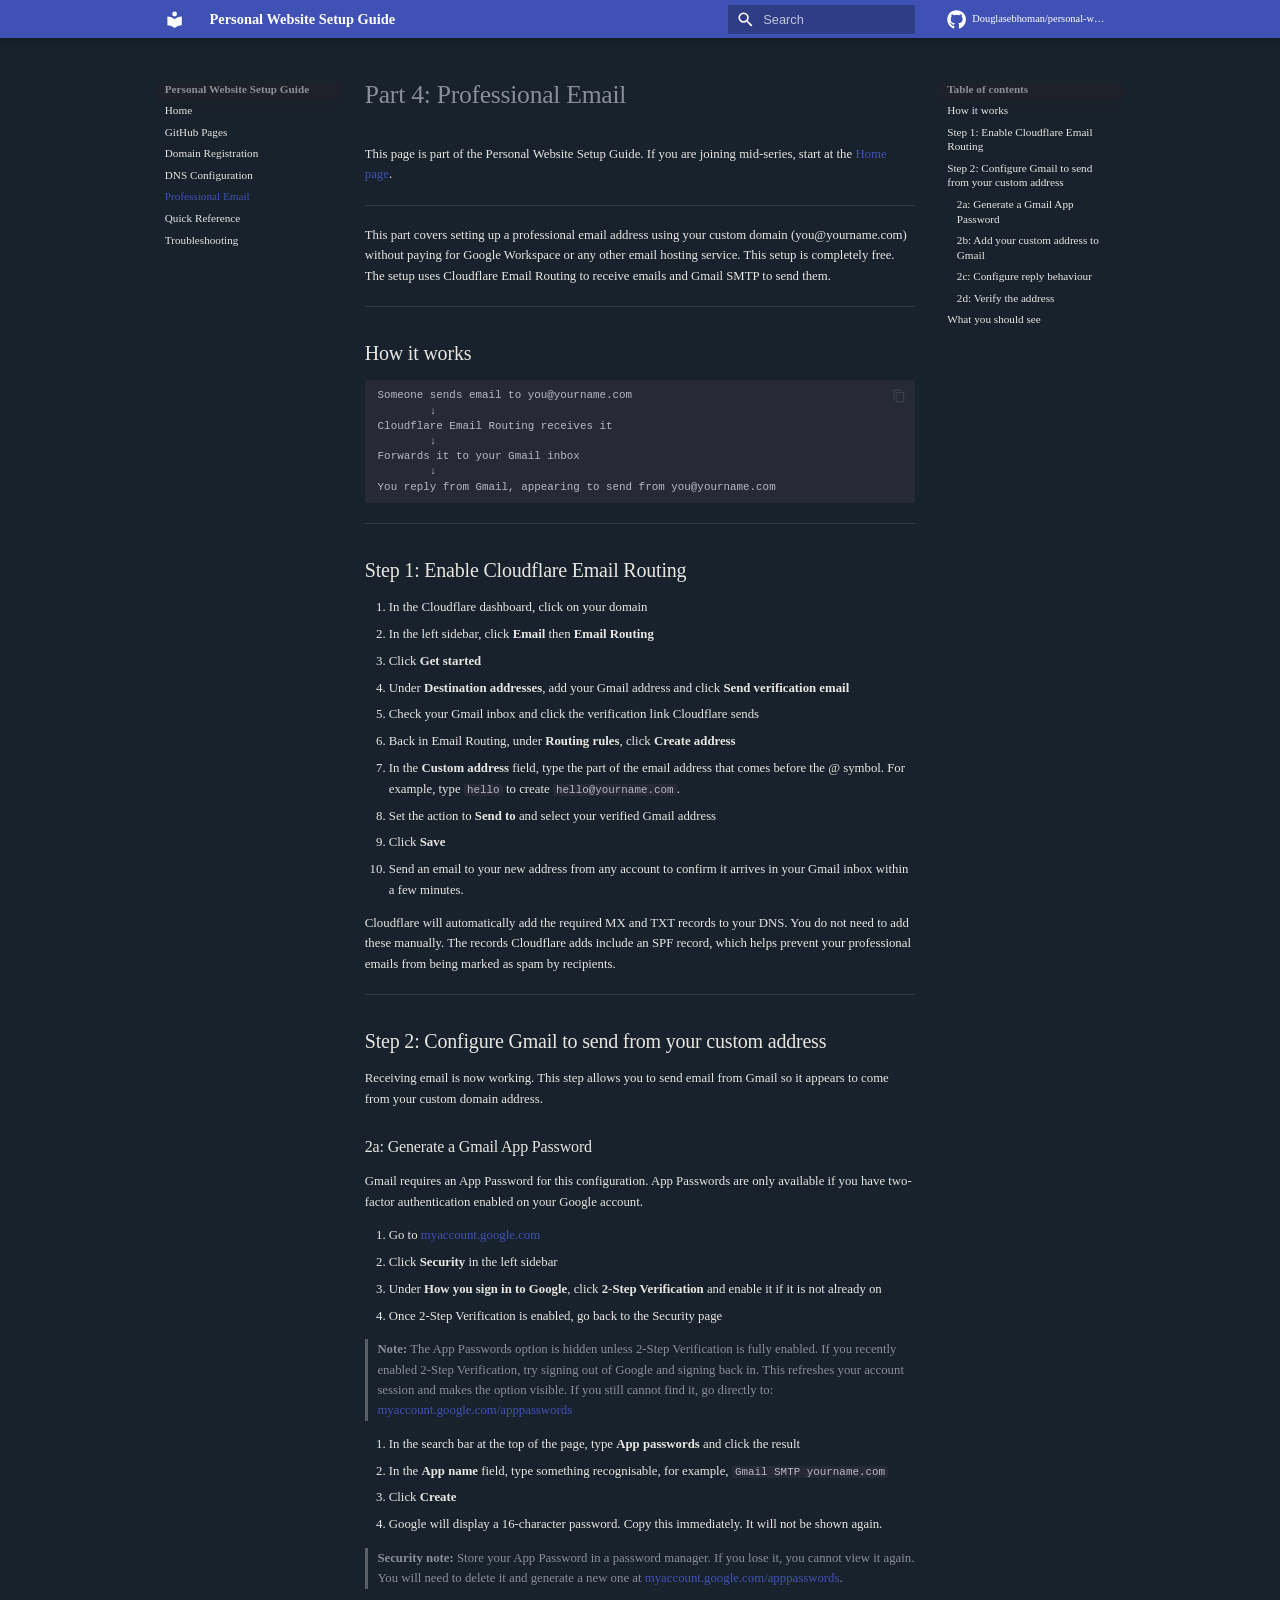
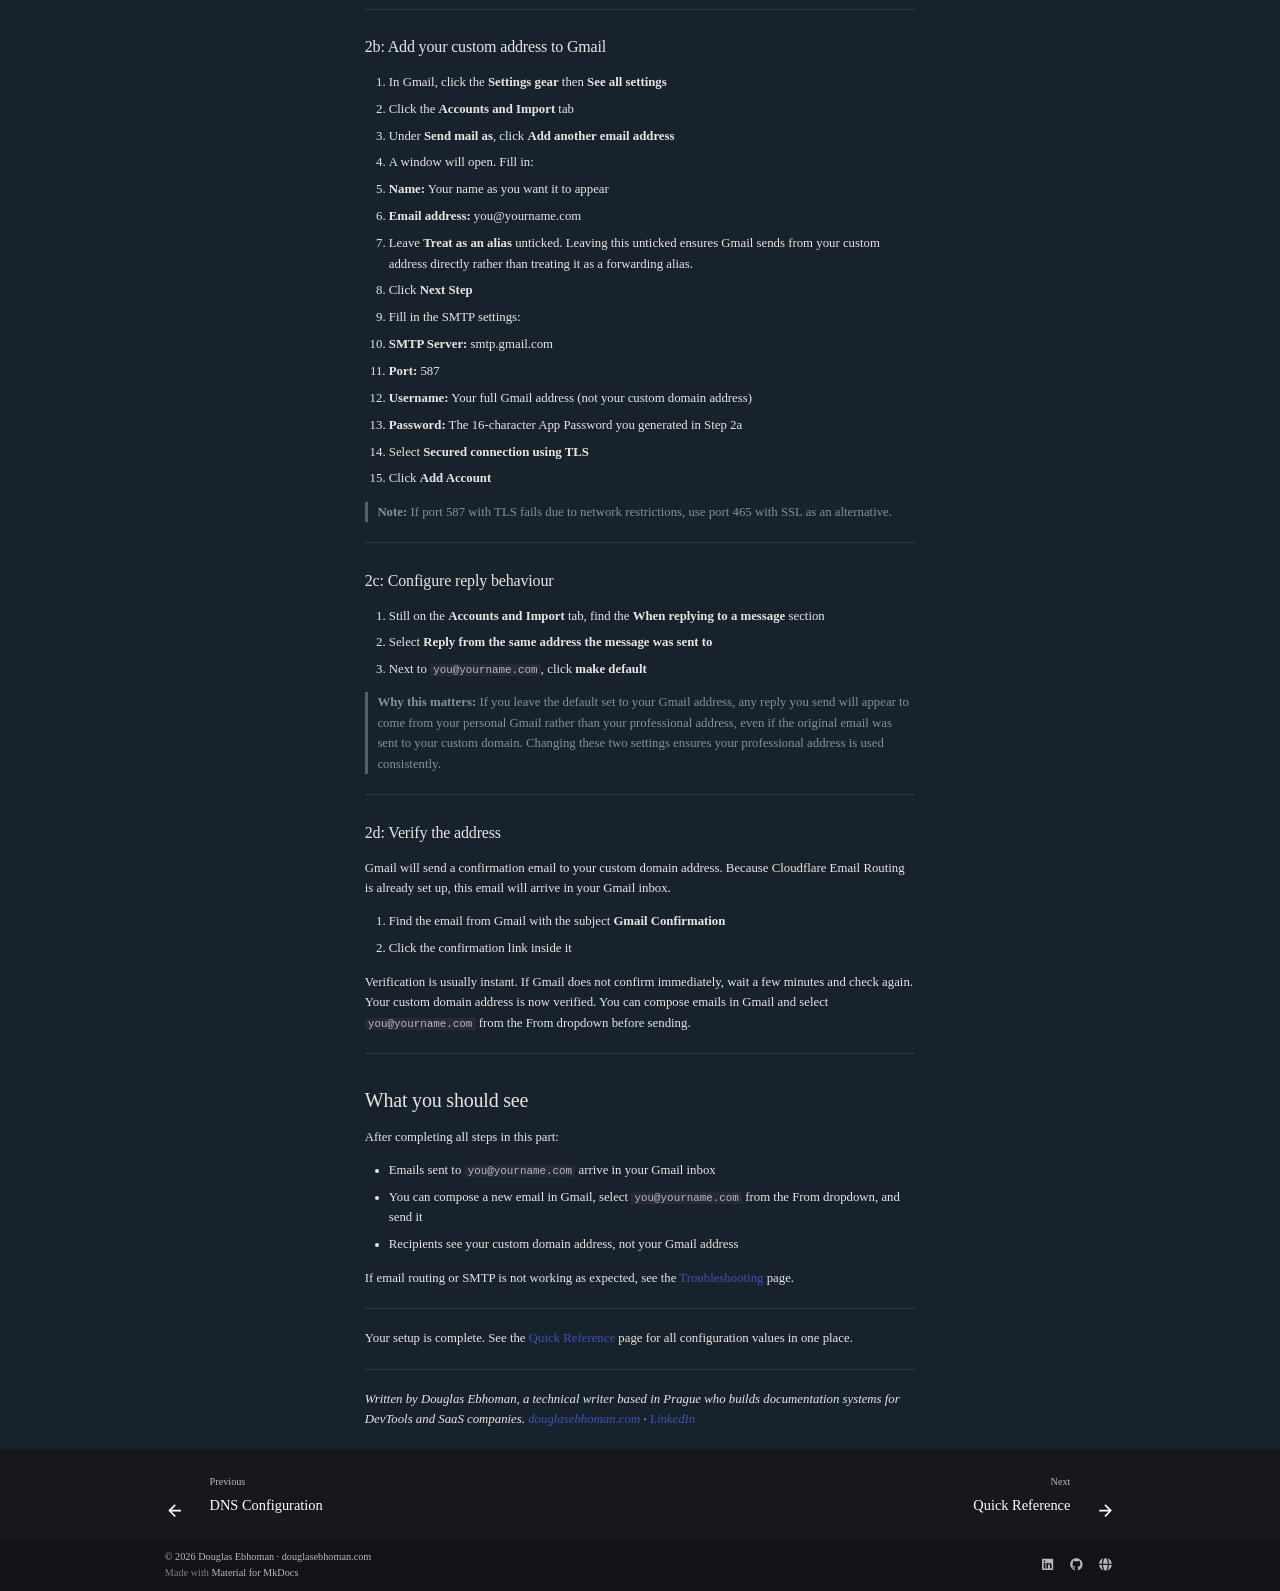
<file: part-4-professional-email/index.html>
<!doctype html>
<html lang="en" class="no-js">
  <head>
    
      <meta charset="utf-8">
      <meta name="viewport" content="width=device-width,initial-scale=1">
      
        <meta name="description" content="A step-by-step guide to building a personal website with a custom domain, HTTPS, and a professional email address — using free tools.">
      
      
        <meta name="author" content="Douglas Ebhoman">
      
      
        <link rel="canonical" href="https://douglasebhoman.com/personal-website-setup-guide/part-4-professional-email/">
      
      
        <link rel="prev" href="../part-3-dns-configuration/">
      
      
        <link rel="next" href="../part-5-quick-reference/">
      
      
        
      
      
      <link rel="icon" href="../assets/images/favicon.png">
      <meta name="generator" content="mkdocs-1.6.1, mkdocs-material-9.7.6">
    
    
      
        <title>Professional Email - Personal Website Setup Guide</title>
      
    
    
      <link rel="stylesheet" href="../assets/stylesheets/main.484c7ddc.min.css">
      
        
        <link rel="stylesheet" href="../assets/stylesheets/palette.ab4e12ef.min.css">
      
      


    
    
      
    
    
      
    
    
      <link rel="stylesheet" href="../stylesheets/brand.css">
    
    <script>__md_scope=new URL("..",location),__md_hash=e=>[...e].reduce(((e,_)=>(e<<5)-e+_.charCodeAt(0)),0),__md_get=(e,_=localStorage,t=__md_scope)=>JSON.parse(_.getItem(t.pathname+"."+e)),__md_set=(e,_,t=localStorage,a=__md_scope)=>{try{t.setItem(a.pathname+"."+e,JSON.stringify(_))}catch(e){}}</script>
    
      

    
    
  </head>
  
  
    
    
    
    
    
    <body dir="ltr" data-md-color-scheme="slate" data-md-color-primary="custom" data-md-color-accent="custom">
  
    
    <input class="md-toggle" data-md-toggle="drawer" type="checkbox" id="__drawer" autocomplete="off">
    <input class="md-toggle" data-md-toggle="search" type="checkbox" id="__search" autocomplete="off">
    <label class="md-overlay" for="__drawer"></label>
    <div data-md-component="skip">
      
        
        <a href="#part-4-professional-email" class="md-skip">
          Skip to content
        </a>
      
    </div>
    <div data-md-component="announce">
      
    </div>
    
    
      

  

<header class="md-header md-header--shadow" data-md-component="header">
  <nav class="md-header__inner md-grid" aria-label="Header">
    <a href=".." title="Personal Website Setup Guide" class="md-header__button md-logo" aria-label="Personal Website Setup Guide" data-md-component="logo">
      
  
  <svg xmlns="http://www.w3.org/2000/svg" viewBox="0 0 24 24"><path d="M12 8a3 3 0 0 0 3-3 3 3 0 0 0-3-3 3 3 0 0 0-3 3 3 3 0 0 0 3 3m0 3.54C9.64 9.35 6.5 8 3 8v11c3.5 0 6.64 1.35 9 3.54 2.36-2.19 5.5-3.54 9-3.54V8c-3.5 0-6.64 1.35-9 3.54"/></svg>

    </a>
    <label class="md-header__button md-icon" for="__drawer">
      
      <svg xmlns="http://www.w3.org/2000/svg" viewBox="0 0 24 24"><path d="M3 6h18v2H3zm0 5h18v2H3zm0 5h18v2H3z"/></svg>
    </label>
    <div class="md-header__title" data-md-component="header-title">
      <div class="md-header__ellipsis">
        <div class="md-header__topic">
          <span class="md-ellipsis">
            Personal Website Setup Guide
          </span>
        </div>
        <div class="md-header__topic" data-md-component="header-topic">
          <span class="md-ellipsis">
            
              Professional Email
            
          </span>
        </div>
      </div>
    </div>
    
      
    
    
    
    
      
      
        <label class="md-header__button md-icon" for="__search">
          
          <svg xmlns="http://www.w3.org/2000/svg" viewBox="0 0 24 24"><path d="M9.5 3A6.5 6.5 0 0 1 16 9.5c0 1.61-.59 3.09-1.56 4.23l.27.27h.79l5 5-1.5 1.5-5-5v-.79l-.27-.27A6.52 6.52 0 0 1 9.5 16 6.5 6.5 0 0 1 3 9.5 6.5 6.5 0 0 1 9.5 3m0 2C7 5 5 7 5 9.5S7 14 9.5 14 14 12 14 9.5 12 5 9.5 5"/></svg>
        </label>
        <div class="md-search" data-md-component="search" role="dialog">
  <label class="md-search__overlay" for="__search"></label>
  <div class="md-search__inner" role="search">
    <form class="md-search__form" name="search">
      <input type="text" class="md-search__input" name="query" aria-label="Search" placeholder="Search" autocapitalize="off" autocorrect="off" autocomplete="off" spellcheck="false" data-md-component="search-query" required>
      <label class="md-search__icon md-icon" for="__search">
        
        <svg xmlns="http://www.w3.org/2000/svg" viewBox="0 0 24 24"><path d="M9.5 3A6.5 6.5 0 0 1 16 9.5c0 1.61-.59 3.09-1.56 4.23l.27.27h.79l5 5-1.5 1.5-5-5v-.79l-.27-.27A6.52 6.52 0 0 1 9.5 16 6.5 6.5 0 0 1 3 9.5 6.5 6.5 0 0 1 9.5 3m0 2C7 5 5 7 5 9.5S7 14 9.5 14 14 12 14 9.5 12 5 9.5 5"/></svg>
        
        <svg xmlns="http://www.w3.org/2000/svg" viewBox="0 0 24 24"><path d="M20 11v2H8l5.5 5.5-1.42 1.42L4.16 12l7.92-7.92L13.5 5.5 8 11z"/></svg>
      </label>
      <nav class="md-search__options" aria-label="Search">
        
        <button type="reset" class="md-search__icon md-icon" title="Clear" aria-label="Clear" tabindex="-1">
          
          <svg xmlns="http://www.w3.org/2000/svg" viewBox="0 0 24 24"><path d="M19 6.41 17.59 5 12 10.59 6.41 5 5 6.41 10.59 12 5 17.59 6.41 19 12 13.41 17.59 19 19 17.59 13.41 12z"/></svg>
        </button>
      </nav>
      
        <div class="md-search__suggest" data-md-component="search-suggest"></div>
      
    </form>
    <div class="md-search__output">
      <div class="md-search__scrollwrap" tabindex="0" data-md-scrollfix>
        <div class="md-search-result" data-md-component="search-result">
          <div class="md-search-result__meta">
            Initializing search
          </div>
          <ol class="md-search-result__list" role="presentation"></ol>
        </div>
      </div>
    </div>
  </div>
</div>
      
    
    
      <div class="md-header__source">
        <a href="https://github.com/Douglasebhoman/personal-website-setup-guide" title="Go to repository" class="md-source" data-md-component="source">
  <div class="md-source__icon md-icon">
    
    <svg xmlns="http://www.w3.org/2000/svg" viewBox="0 0 512 512"><!--! Font Awesome Free 7.1.0 by @fontawesome - https://fontawesome.com License - https://fontawesome.com/license/free (Icons: CC BY 4.0, Fonts: SIL OFL 1.1, Code: MIT License) Copyright 2025 Fonticons, Inc.--><path d="M173.9 397.4c0 2-2.3 3.6-5.2 3.6-3.3.3-5.6-1.3-5.6-3.6 0-2 2.3-3.6 5.2-3.6 3-.3 5.6 1.3 5.6 3.6m-31.1-4.5c-.7 2 1.3 4.3 4.3 4.9 2.6 1 5.6 0 6.2-2s-1.3-4.3-4.3-5.2c-2.6-.7-5.5.3-6.2 2.3m44.2-1.7c-2.9.7-4.9 2.6-4.6 4.9.3 2 2.9 3.3 5.9 2.6 2.9-.7 4.9-2.6 4.6-4.6-.3-1.9-3-3.2-5.9-2.9M252.8 8C114.1 8 8 113.3 8 252c0 110.9 69.8 205.8 169.5 239.2 12.8 2.3 17.3-5.6 17.3-12.1 0-6.2-.3-40.4-.3-61.4 0 0-70 15-84.7-29.8 0 0-11.4-29.1-27.8-36.6 0 0-22.9-15.7 1.6-15.4 0 0 24.9 2 38.6 25.8 21.9 38.6 58.6 27.5 72.9 20.9 2.3-16 8.8-27.1 16-33.7-55.9-6.2-112.3-14.3-112.3-110.5 0-27.5 7.6-41.3 23.6-58.9-2.6-6.5-11.1-33.3 2.6-67.9 20.9-6.5 69 27 69 27 20-5.6 41.5-8.5 62.8-8.5s42.8 2.9 62.8 8.5c0 0 48.1-33.6 69-27 13.7 34.7 5.2 61.4 2.6 67.9 16 17.7 25.8 31.5 25.8 58.9 0 96.5-58.9 104.2-114.8 110.5 9.2 7.9 17 22.9 17 46.4 0 33.7-.3 75.4-.3 83.6 0 6.5 4.6 14.4 17.3 12.1C436.2 457.8 504 362.9 504 252 504 113.3 391.5 8 252.8 8M105.2 352.9c-1.3 1-1 3.3.7 5.2 1.6 1.6 3.9 2.3 5.2 1 1.3-1 1-3.3-.7-5.2-1.6-1.6-3.9-2.3-5.2-1m-10.8-8.1c-.7 1.3.3 2.9 2.3 3.9 1.6 1 3.6.7 4.3-.7.7-1.3-.3-2.9-2.3-3.9-2-.6-3.6-.3-4.3.7m32.4 35.6c-1.6 1.3-1 4.3 1.3 6.2 2.3 2.3 5.2 2.6 6.5 1 1.3-1.3.7-4.3-1.3-6.2-2.2-2.3-5.2-2.6-6.5-1m-11.4-14.7c-1.6 1-1.6 3.6 0 5.9s4.3 3.3 5.6 2.3c1.6-1.3 1.6-3.9 0-6.2-1.4-2.3-4-3.3-5.6-2"/></svg>
  </div>
  <div class="md-source__repository">
    Douglasebhoman/personal-website-setup-guide
  </div>
</a>
      </div>
    
  </nav>
  
</header>
    
    <div class="md-container" data-md-component="container">
      
      
        
          
        
      
      <main class="md-main" data-md-component="main">
        <div class="md-main__inner md-grid">
          
            
              
              <div class="md-sidebar md-sidebar--primary" data-md-component="sidebar" data-md-type="navigation" >
                <div class="md-sidebar__scrollwrap">
                  <div class="md-sidebar__inner">
                    



<nav class="md-nav md-nav--primary" aria-label="Navigation" data-md-level="0">
  <label class="md-nav__title" for="__drawer">
    <a href=".." title="Personal Website Setup Guide" class="md-nav__button md-logo" aria-label="Personal Website Setup Guide" data-md-component="logo">
      
  
  <svg xmlns="http://www.w3.org/2000/svg" viewBox="0 0 24 24"><path d="M12 8a3 3 0 0 0 3-3 3 3 0 0 0-3-3 3 3 0 0 0-3 3 3 3 0 0 0 3 3m0 3.54C9.64 9.35 6.5 8 3 8v11c3.5 0 6.64 1.35 9 3.54 2.36-2.19 5.5-3.54 9-3.54V8c-3.5 0-6.64 1.35-9 3.54"/></svg>

    </a>
    Personal Website Setup Guide
  </label>
  
    <div class="md-nav__source">
      <a href="https://github.com/Douglasebhoman/personal-website-setup-guide" title="Go to repository" class="md-source" data-md-component="source">
  <div class="md-source__icon md-icon">
    
    <svg xmlns="http://www.w3.org/2000/svg" viewBox="0 0 512 512"><!--! Font Awesome Free 7.1.0 by @fontawesome - https://fontawesome.com License - https://fontawesome.com/license/free (Icons: CC BY 4.0, Fonts: SIL OFL 1.1, Code: MIT License) Copyright 2025 Fonticons, Inc.--><path d="M173.9 397.4c0 2-2.3 3.6-5.2 3.6-3.3.3-5.6-1.3-5.6-3.6 0-2 2.3-3.6 5.2-3.6 3-.3 5.6 1.3 5.6 3.6m-31.1-4.5c-.7 2 1.3 4.3 4.3 4.9 2.6 1 5.6 0 6.2-2s-1.3-4.3-4.3-5.2c-2.6-.7-5.5.3-6.2 2.3m44.2-1.7c-2.9.7-4.9 2.6-4.6 4.9.3 2 2.9 3.3 5.9 2.6 2.9-.7 4.9-2.6 4.6-4.6-.3-1.9-3-3.2-5.9-2.9M252.8 8C114.1 8 8 113.3 8 252c0 110.9 69.8 205.8 169.5 239.2 12.8 2.3 17.3-5.6 17.3-12.1 0-6.2-.3-40.4-.3-61.4 0 0-70 15-84.7-29.8 0 0-11.4-29.1-27.8-36.6 0 0-22.9-15.7 1.6-15.4 0 0 24.9 2 38.6 25.8 21.9 38.6 58.6 27.5 72.9 20.9 2.3-16 8.8-27.1 16-33.7-55.9-6.2-112.3-14.3-112.3-110.5 0-27.5 7.6-41.3 23.6-58.9-2.6-6.5-11.1-33.3 2.6-67.9 20.9-6.5 69 27 69 27 20-5.6 41.5-8.5 62.8-8.5s42.8 2.9 62.8 8.5c0 0 48.1-33.6 69-27 13.7 34.7 5.2 61.4 2.6 67.9 16 17.7 25.8 31.5 25.8 58.9 0 96.5-58.9 104.2-114.8 110.5 9.2 7.9 17 22.9 17 46.4 0 33.7-.3 75.4-.3 83.6 0 6.5 4.6 14.4 17.3 12.1C436.2 457.8 504 362.9 504 252 504 113.3 391.5 8 252.8 8M105.2 352.9c-1.3 1-1 3.3.7 5.2 1.6 1.6 3.9 2.3 5.2 1 1.3-1 1-3.3-.7-5.2-1.6-1.6-3.9-2.3-5.2-1m-10.8-8.1c-.7 1.3.3 2.9 2.3 3.9 1.6 1 3.6.7 4.3-.7.7-1.3-.3-2.9-2.3-3.9-2-.6-3.6-.3-4.3.7m32.4 35.6c-1.6 1.3-1 4.3 1.3 6.2 2.3 2.3 5.2 2.6 6.5 1 1.3-1.3.7-4.3-1.3-6.2-2.2-2.3-5.2-2.6-6.5-1m-11.4-14.7c-1.6 1-1.6 3.6 0 5.9s4.3 3.3 5.6 2.3c1.6-1.3 1.6-3.9 0-6.2-1.4-2.3-4-3.3-5.6-2"/></svg>
  </div>
  <div class="md-source__repository">
    Douglasebhoman/personal-website-setup-guide
  </div>
</a>
    </div>
  
  <ul class="md-nav__list" data-md-scrollfix>
    
      
      
  
  
  
  
    <li class="md-nav__item">
      <a href=".." class="md-nav__link">
        
  
  
  <span class="md-ellipsis">
    
  
    Home
  

    
  </span>
  
  

      </a>
    </li>
  

    
      
      
  
  
  
  
    <li class="md-nav__item">
      <a href="../part-1-github-pages/" class="md-nav__link">
        
  
  
  <span class="md-ellipsis">
    
  
    GitHub Pages
  

    
  </span>
  
  

      </a>
    </li>
  

    
      
      
  
  
  
  
    <li class="md-nav__item">
      <a href="../part-2-domain-registration/" class="md-nav__link">
        
  
  
  <span class="md-ellipsis">
    
  
    Domain Registration
  

    
  </span>
  
  

      </a>
    </li>
  

    
      
      
  
  
  
  
    <li class="md-nav__item">
      <a href="../part-3-dns-configuration/" class="md-nav__link">
        
  
  
  <span class="md-ellipsis">
    
  
    DNS Configuration
  

    
  </span>
  
  

      </a>
    </li>
  

    
      
      
  
  
    
  
  
  
    <li class="md-nav__item md-nav__item--active">
      
      <input class="md-nav__toggle md-toggle" type="checkbox" id="__toc">
      
      
        
      
      
        <label class="md-nav__link md-nav__link--active" for="__toc">
          
  
  
  <span class="md-ellipsis">
    
  
    Professional Email
  

    
  </span>
  
  

          <span class="md-nav__icon md-icon"></span>
        </label>
      
      <a href="./" class="md-nav__link md-nav__link--active">
        
  
  
  <span class="md-ellipsis">
    
  
    Professional Email
  

    
  </span>
  
  

      </a>
      
        

<nav class="md-nav md-nav--secondary" aria-label="Table of contents">
  
  
  
    
  
  
    <label class="md-nav__title" for="__toc">
      <span class="md-nav__icon md-icon"></span>
      Table of contents
    </label>
    <ul class="md-nav__list" data-md-component="toc" data-md-scrollfix>
      
        <li class="md-nav__item">
  <a href="#how-it-works" class="md-nav__link">
    <span class="md-ellipsis">
      
        How it works
      
    </span>
  </a>
  
</li>
      
        <li class="md-nav__item">
  <a href="#step-1-enable-cloudflare-email-routing" class="md-nav__link">
    <span class="md-ellipsis">
      
        Step 1: Enable Cloudflare Email Routing
      
    </span>
  </a>
  
</li>
      
        <li class="md-nav__item">
  <a href="#step-2-configure-gmail-to-send-from-your-custom-address" class="md-nav__link">
    <span class="md-ellipsis">
      
        Step 2: Configure Gmail to send from your custom address
      
    </span>
  </a>
  
    <nav class="md-nav" aria-label="Step 2: Configure Gmail to send from your custom address">
      <ul class="md-nav__list">
        
          <li class="md-nav__item">
  <a href="#2a-generate-a-gmail-app-password" class="md-nav__link">
    <span class="md-ellipsis">
      
        2a: Generate a Gmail App Password
      
    </span>
  </a>
  
</li>
        
          <li class="md-nav__item">
  <a href="#2b-add-your-custom-address-to-gmail" class="md-nav__link">
    <span class="md-ellipsis">
      
        2b: Add your custom address to Gmail
      
    </span>
  </a>
  
</li>
        
          <li class="md-nav__item">
  <a href="#2c-configure-reply-behaviour" class="md-nav__link">
    <span class="md-ellipsis">
      
        2c: Configure reply behaviour
      
    </span>
  </a>
  
</li>
        
          <li class="md-nav__item">
  <a href="#2d-verify-the-address" class="md-nav__link">
    <span class="md-ellipsis">
      
        2d: Verify the address
      
    </span>
  </a>
  
</li>
        
      </ul>
    </nav>
  
</li>
      
        <li class="md-nav__item">
  <a href="#what-you-should-see" class="md-nav__link">
    <span class="md-ellipsis">
      
        What you should see
      
    </span>
  </a>
  
</li>
      
    </ul>
  
</nav>
      
    </li>
  

    
      
      
  
  
  
  
    <li class="md-nav__item">
      <a href="../part-5-quick-reference/" class="md-nav__link">
        
  
  
  <span class="md-ellipsis">
    
  
    Quick Reference
  

    
  </span>
  
  

      </a>
    </li>
  

    
      
      
  
  
  
  
    <li class="md-nav__item">
      <a href="../troubleshooting/" class="md-nav__link">
        
  
  
  <span class="md-ellipsis">
    
  
    Troubleshooting
  

    
  </span>
  
  

      </a>
    </li>
  

    
  </ul>
</nav>
                  </div>
                </div>
              </div>
            
            
              
              <div class="md-sidebar md-sidebar--secondary" data-md-component="sidebar" data-md-type="toc" >
                <div class="md-sidebar__scrollwrap">
                  <div class="md-sidebar__inner">
                    

<nav class="md-nav md-nav--secondary" aria-label="Table of contents">
  
  
  
    
  
  
    <label class="md-nav__title" for="__toc">
      <span class="md-nav__icon md-icon"></span>
      Table of contents
    </label>
    <ul class="md-nav__list" data-md-component="toc" data-md-scrollfix>
      
        <li class="md-nav__item">
  <a href="#how-it-works" class="md-nav__link">
    <span class="md-ellipsis">
      
        How it works
      
    </span>
  </a>
  
</li>
      
        <li class="md-nav__item">
  <a href="#step-1-enable-cloudflare-email-routing" class="md-nav__link">
    <span class="md-ellipsis">
      
        Step 1: Enable Cloudflare Email Routing
      
    </span>
  </a>
  
</li>
      
        <li class="md-nav__item">
  <a href="#step-2-configure-gmail-to-send-from-your-custom-address" class="md-nav__link">
    <span class="md-ellipsis">
      
        Step 2: Configure Gmail to send from your custom address
      
    </span>
  </a>
  
    <nav class="md-nav" aria-label="Step 2: Configure Gmail to send from your custom address">
      <ul class="md-nav__list">
        
          <li class="md-nav__item">
  <a href="#2a-generate-a-gmail-app-password" class="md-nav__link">
    <span class="md-ellipsis">
      
        2a: Generate a Gmail App Password
      
    </span>
  </a>
  
</li>
        
          <li class="md-nav__item">
  <a href="#2b-add-your-custom-address-to-gmail" class="md-nav__link">
    <span class="md-ellipsis">
      
        2b: Add your custom address to Gmail
      
    </span>
  </a>
  
</li>
        
          <li class="md-nav__item">
  <a href="#2c-configure-reply-behaviour" class="md-nav__link">
    <span class="md-ellipsis">
      
        2c: Configure reply behaviour
      
    </span>
  </a>
  
</li>
        
          <li class="md-nav__item">
  <a href="#2d-verify-the-address" class="md-nav__link">
    <span class="md-ellipsis">
      
        2d: Verify the address
      
    </span>
  </a>
  
</li>
        
      </ul>
    </nav>
  
</li>
      
        <li class="md-nav__item">
  <a href="#what-you-should-see" class="md-nav__link">
    <span class="md-ellipsis">
      
        What you should see
      
    </span>
  </a>
  
</li>
      
    </ul>
  
</nav>
                  </div>
                </div>
              </div>
            
          
          
            <div class="md-content" data-md-component="content">
              
              <article class="md-content__inner md-typeset">
                
                  


  
  


<h1 id="part-4-professional-email">Part 4: Professional Email<a class="headerlink" href="#part-4-professional-email" title="Permanent link">&para;</a></h1>
<p>This page is part of the Personal Website Setup Guide. If you are joining mid-series, start at the <a href="../">Home page</a>.</p>
<hr />
<p>This part covers setting up a professional email address using your custom domain (you@yourname.com) without paying for Google Workspace or any other email hosting service. This setup is completely free.</p>
<p>The setup uses Cloudflare Email Routing to receive emails and Gmail SMTP to send them.</p>
<hr />
<h2 id="how-it-works">How it works<a class="headerlink" href="#how-it-works" title="Permanent link">&para;</a></h2>
<div class="highlight"><pre><span></span><code><a id="__codelineno-0-1" name="__codelineno-0-1" href="#__codelineno-0-1"></a>Someone sends email to you@yourname.com
<a id="__codelineno-0-2" name="__codelineno-0-2" href="#__codelineno-0-2"></a>        ↓
<a id="__codelineno-0-3" name="__codelineno-0-3" href="#__codelineno-0-3"></a>Cloudflare Email Routing receives it
<a id="__codelineno-0-4" name="__codelineno-0-4" href="#__codelineno-0-4"></a>        ↓
<a id="__codelineno-0-5" name="__codelineno-0-5" href="#__codelineno-0-5"></a>Forwards it to your Gmail inbox
<a id="__codelineno-0-6" name="__codelineno-0-6" href="#__codelineno-0-6"></a>        ↓
<a id="__codelineno-0-7" name="__codelineno-0-7" href="#__codelineno-0-7"></a>You reply from Gmail, appearing to send from you@yourname.com
</code></pre></div>
<hr />
<h2 id="step-1-enable-cloudflare-email-routing">Step 1: Enable Cloudflare Email Routing<a class="headerlink" href="#step-1-enable-cloudflare-email-routing" title="Permanent link">&para;</a></h2>
<ol>
<li>In the Cloudflare dashboard, click on your domain</li>
<li>In the left sidebar, click <strong>Email</strong> then <strong>Email Routing</strong></li>
<li>Click <strong>Get started</strong></li>
<li>Under <strong>Destination addresses</strong>, add your Gmail address and click <strong>Send verification email</strong></li>
<li>Check your Gmail inbox and click the verification link Cloudflare sends</li>
<li>Back in Email Routing, under <strong>Routing rules</strong>, click <strong>Create address</strong></li>
<li>In the <strong>Custom address</strong> field, type the part of the email address that comes before the @ symbol. For example, type <code>hello</code> to create <code>hello@yourname.com</code>.</li>
<li>Set the action to <strong>Send to</strong> and select your verified Gmail address</li>
<li>Click <strong>Save</strong></li>
<li>Send an email to your new address from any account to confirm it arrives in your Gmail inbox within a few minutes.</li>
</ol>
<p>Cloudflare will automatically add the required MX and TXT records to your DNS. You do not need to add these manually. The records Cloudflare adds include an SPF record, which helps prevent your professional emails from being marked as spam by recipients.</p>
<hr />
<h2 id="step-2-configure-gmail-to-send-from-your-custom-address">Step 2: Configure Gmail to send from your custom address<a class="headerlink" href="#step-2-configure-gmail-to-send-from-your-custom-address" title="Permanent link">&para;</a></h2>
<p>Receiving email is now working. This step allows you to send email from Gmail so it appears to come from your custom domain address.</p>
<h3 id="2a-generate-a-gmail-app-password">2a: Generate a Gmail App Password<a class="headerlink" href="#2a-generate-a-gmail-app-password" title="Permanent link">&para;</a></h3>
<p>Gmail requires an App Password for this configuration. App Passwords are only available if you have two-factor authentication enabled on your Google account.</p>
<ol>
<li>Go to <a href="https://myaccount.google.com">myaccount.google.com</a></li>
<li>Click <strong>Security</strong> in the left sidebar</li>
<li>Under <strong>How you sign in to Google</strong>, click <strong>2-Step Verification</strong> and enable it if it is not already on</li>
<li>Once 2-Step Verification is enabled, go back to the Security page</li>
</ol>
<blockquote>
<p><strong>Note:</strong> The App Passwords option is hidden unless 2-Step Verification is fully enabled. If you recently enabled 2-Step Verification, try signing out of Google and signing back in. This refreshes your account session and makes the option visible. If you still cannot find it, go directly to: <a href="https://myaccount.google.com/apppasswords">myaccount.google.com/apppasswords</a></p>
</blockquote>
<ol>
<li>In the search bar at the top of the page, type <strong>App passwords</strong> and click the result</li>
<li>In the <strong>App name</strong> field, type something recognisable, for example, <code>Gmail SMTP yourname.com</code></li>
<li>Click <strong>Create</strong></li>
<li>Google will display a 16-character password. Copy this immediately. It will not be shown again.</li>
</ol>
<blockquote>
<p><strong>Security note:</strong> Store your App Password in a password manager. If you lose it, you cannot view it again. You will need to delete it and generate a new one at <a href="https://myaccount.google.com/apppasswords">myaccount.google.com/apppasswords</a>.</p>
</blockquote>
<hr />
<h3 id="2b-add-your-custom-address-to-gmail">2b: Add your custom address to Gmail<a class="headerlink" href="#2b-add-your-custom-address-to-gmail" title="Permanent link">&para;</a></h3>
<ol>
<li>In Gmail, click the <strong>Settings gear</strong> then <strong>See all settings</strong></li>
<li>Click the <strong>Accounts and Import</strong> tab</li>
<li>Under <strong>Send mail as</strong>, click <strong>Add another email address</strong></li>
<li>A window will open. Fill in:</li>
<li><strong>Name:</strong> Your name as you want it to appear</li>
<li><strong>Email address:</strong> you@yourname.com</li>
<li>Leave <strong>Treat as an alias</strong> unticked. Leaving this unticked ensures Gmail sends from your custom address directly rather than treating it as a forwarding alias.</li>
<li>Click <strong>Next Step</strong></li>
<li>Fill in the SMTP settings:</li>
<li><strong>SMTP Server:</strong> smtp.gmail.com</li>
<li><strong>Port:</strong> 587</li>
<li><strong>Username:</strong> Your full Gmail address (not your custom domain address)</li>
<li><strong>Password:</strong> The 16-character App Password you generated in Step 2a</li>
<li>Select <strong>Secured connection using TLS</strong></li>
<li>Click <strong>Add Account</strong></li>
</ol>
<blockquote>
<p><strong>Note:</strong> If port 587 with TLS fails due to network restrictions, use port 465 with SSL as an alternative.</p>
</blockquote>
<hr />
<h3 id="2c-configure-reply-behaviour">2c: Configure reply behaviour<a class="headerlink" href="#2c-configure-reply-behaviour" title="Permanent link">&para;</a></h3>
<ol>
<li>Still on the <strong>Accounts and Import</strong> tab, find the <strong>When replying to a message</strong> section</li>
<li>Select <strong>Reply from the same address the message was sent to</strong></li>
<li>Next to <code>you@yourname.com</code>, click <strong>make default</strong></li>
</ol>
<blockquote>
<p><strong>Why this matters:</strong> If you leave the default set to your Gmail address, any reply you send will appear to come from your personal Gmail rather than your professional address, even if the original email was sent to your custom domain. Changing these two settings ensures your professional address is used consistently.</p>
</blockquote>
<hr />
<h3 id="2d-verify-the-address">2d: Verify the address<a class="headerlink" href="#2d-verify-the-address" title="Permanent link">&para;</a></h3>
<p>Gmail will send a confirmation email to your custom domain address. Because Cloudflare Email Routing is already set up, this email will arrive in your Gmail inbox.</p>
<ol>
<li>Find the email from Gmail with the subject <strong>Gmail Confirmation</strong></li>
<li>Click the confirmation link inside it</li>
</ol>
<p>Verification is usually instant. If Gmail does not confirm immediately, wait a few minutes and check again.</p>
<p>Your custom domain address is now verified. You can compose emails in Gmail and select <code>you@yourname.com</code> from the From dropdown before sending.</p>
<hr />
<h2 id="what-you-should-see">What you should see<a class="headerlink" href="#what-you-should-see" title="Permanent link">&para;</a></h2>
<p>After completing all steps in this part:</p>
<ul>
<li>Emails sent to <code>you@yourname.com</code> arrive in your Gmail inbox</li>
<li>You can compose a new email in Gmail, select <code>you@yourname.com</code> from the From dropdown, and send it</li>
<li>Recipients see your custom domain address, not your Gmail address</li>
</ul>
<p>If email routing or SMTP is not working as expected, see the <a href="../troubleshooting/">Troubleshooting</a> page.</p>
<hr />
<p>Your setup is complete. See the <a href="../part-5-quick-reference/">Quick Reference</a> page for all configuration values in one place.</p>
<hr />
<p><em>Written by Douglas Ebhoman, a technical writer based in Prague who builds documentation systems for DevTools and SaaS companies.</em>
<em><a href="https://douglasebhoman.com">douglasebhoman.com</a> · <a href="https://linkedin.com/in/douglas-ebhoman-757329289">LinkedIn</a></em></p>












                
              </article>
            </div>
          
          
<script>var target=document.getElementById(location.hash.slice(1));target&&target.name&&(target.checked=target.name.startsWith("__tabbed_"))</script>
        </div>
        
          <button type="button" class="md-top md-icon" data-md-component="top" hidden>
  
  <svg xmlns="http://www.w3.org/2000/svg" viewBox="0 0 24 24"><path d="M13 20h-2V8l-5.5 5.5-1.42-1.42L12 4.16l7.92 7.92-1.42 1.42L13 8z"/></svg>
  Back to top
</button>
        
      </main>
      
        <footer class="md-footer">
  
    
      
      <nav class="md-footer__inner md-grid" aria-label="Footer" >
        
          
          <a href="../part-3-dns-configuration/" class="md-footer__link md-footer__link--prev" aria-label="Previous: DNS Configuration">
            <div class="md-footer__button md-icon">
              
              <svg xmlns="http://www.w3.org/2000/svg" viewBox="0 0 24 24"><path d="M20 11v2H8l5.5 5.5-1.42 1.42L4.16 12l7.92-7.92L13.5 5.5 8 11z"/></svg>
            </div>
            <div class="md-footer__title">
              <span class="md-footer__direction">
                Previous
              </span>
              <div class="md-ellipsis">
                DNS Configuration
              </div>
            </div>
          </a>
        
        
          
          <a href="../part-5-quick-reference/" class="md-footer__link md-footer__link--next" aria-label="Next: Quick Reference">
            <div class="md-footer__title">
              <span class="md-footer__direction">
                Next
              </span>
              <div class="md-ellipsis">
                Quick Reference
              </div>
            </div>
            <div class="md-footer__button md-icon">
              
              <svg xmlns="http://www.w3.org/2000/svg" viewBox="0 0 24 24"><path d="M4 11v2h12l-5.5 5.5 1.42 1.42L19.84 12l-7.92-7.92L10.5 5.5 16 11z"/></svg>
            </div>
          </a>
        
      </nav>
    
  
  <div class="md-footer-meta md-typeset">
    <div class="md-footer-meta__inner md-grid">
      <div class="md-copyright">
  
    <div class="md-copyright__highlight">
      © 2026 Douglas Ebhoman · <a href="https://douglasebhoman.com">douglasebhoman.com</a>
    </div>
  
  
    Made with
    <a href="https://squidfunk.github.io/mkdocs-material/" target="_blank" rel="noopener">
      Material for MkDocs
    </a>
  
</div>
      
        
<div class="md-social">
  
    
    
    
    
      
      
    
    <a href="https://linkedin.com/in/douglas-ebhoman-757329289" target="_blank" rel="noopener" title="linkedin.com" class="md-social__link">
      <svg xmlns="http://www.w3.org/2000/svg" viewBox="0 0 448 512"><!--! Font Awesome Free 7.1.0 by @fontawesome - https://fontawesome.com License - https://fontawesome.com/license/free (Icons: CC BY 4.0, Fonts: SIL OFL 1.1, Code: MIT License) Copyright 2025 Fonticons, Inc.--><path d="M416 32H31.9C14.3 32 0 46.5 0 64.3v383.4C0 465.5 14.3 480 31.9 480H416c17.6 0 32-14.5 32-32.3V64.3c0-17.8-14.4-32.3-32-32.3M135.4 416H69V202.2h66.5V416zM102.2 96a38.5 38.5 0 1 1 0 77 38.5 38.5 0 1 1 0-77m282.1 320h-66.4V312c0-24.8-.5-56.7-34.5-56.7-34.6 0-39.9 27-39.9 54.9V416h-66.4V202.2h63.7v29.2h.9c8.9-16.8 30.6-34.5 62.9-34.5 67.2 0 79.7 44.3 79.7 101.9z"/></svg>
    </a>
  
    
    
    
    
      
      
    
    <a href="https://github.com/Douglasebhoman" target="_blank" rel="noopener" title="github.com" class="md-social__link">
      <svg xmlns="http://www.w3.org/2000/svg" viewBox="0 0 512 512"><!--! Font Awesome Free 7.1.0 by @fontawesome - https://fontawesome.com License - https://fontawesome.com/license/free (Icons: CC BY 4.0, Fonts: SIL OFL 1.1, Code: MIT License) Copyright 2025 Fonticons, Inc.--><path d="M173.9 397.4c0 2-2.3 3.6-5.2 3.6-3.3.3-5.6-1.3-5.6-3.6 0-2 2.3-3.6 5.2-3.6 3-.3 5.6 1.3 5.6 3.6m-31.1-4.5c-.7 2 1.3 4.3 4.3 4.9 2.6 1 5.6 0 6.2-2s-1.3-4.3-4.3-5.2c-2.6-.7-5.5.3-6.2 2.3m44.2-1.7c-2.9.7-4.9 2.6-4.6 4.9.3 2 2.9 3.3 5.9 2.6 2.9-.7 4.9-2.6 4.6-4.6-.3-1.9-3-3.2-5.9-2.9M252.8 8C114.1 8 8 113.3 8 252c0 110.9 69.8 205.8 169.5 239.2 12.8 2.3 17.3-5.6 17.3-12.1 0-6.2-.3-40.4-.3-61.4 0 0-70 15-84.7-29.8 0 0-11.4-29.1-27.8-36.6 0 0-22.9-15.7 1.6-15.4 0 0 24.9 2 38.6 25.8 21.9 38.6 58.6 27.5 72.9 20.9 2.3-16 8.8-27.1 16-33.7-55.9-6.2-112.3-14.3-112.3-110.5 0-27.5 7.6-41.3 23.6-58.9-2.6-6.5-11.1-33.3 2.6-67.9 20.9-6.5 69 27 69 27 20-5.6 41.5-8.5 62.8-8.5s42.8 2.9 62.8 8.5c0 0 48.1-33.6 69-27 13.7 34.7 5.2 61.4 2.6 67.9 16 17.7 25.8 31.5 25.8 58.9 0 96.5-58.9 104.2-114.8 110.5 9.2 7.9 17 22.9 17 46.4 0 33.7-.3 75.4-.3 83.6 0 6.5 4.6 14.4 17.3 12.1C436.2 457.8 504 362.9 504 252 504 113.3 391.5 8 252.8 8M105.2 352.9c-1.3 1-1 3.3.7 5.2 1.6 1.6 3.9 2.3 5.2 1 1.3-1 1-3.3-.7-5.2-1.6-1.6-3.9-2.3-5.2-1m-10.8-8.1c-.7 1.3.3 2.9 2.3 3.9 1.6 1 3.6.7 4.3-.7.7-1.3-.3-2.9-2.3-3.9-2-.6-3.6-.3-4.3.7m32.4 35.6c-1.6 1.3-1 4.3 1.3 6.2 2.3 2.3 5.2 2.6 6.5 1 1.3-1.3.7-4.3-1.3-6.2-2.2-2.3-5.2-2.6-6.5-1m-11.4-14.7c-1.6 1-1.6 3.6 0 5.9s4.3 3.3 5.6 2.3c1.6-1.3 1.6-3.9 0-6.2-1.4-2.3-4-3.3-5.6-2"/></svg>
    </a>
  
    
    
    
    
      
      
    
    <a href="https://douglasebhoman.com" target="_blank" rel="noopener" title="douglasebhoman.com" class="md-social__link">
      <svg xmlns="http://www.w3.org/2000/svg" viewBox="0 0 512 512"><!--! Font Awesome Free 7.1.0 by @fontawesome - https://fontawesome.com License - https://fontawesome.com/license/free (Icons: CC BY 4.0, Fonts: SIL OFL 1.1, Code: MIT License) Copyright 2025 Fonticons, Inc.--><path d="M351.9 280H161c2.9 64.5 17.2 123.9 37.5 167.4 11.4 24.5 23.7 41.8 35.1 52.4 11.2 10.5 18.9 12.2 22.9 12.2s11.7-1.7 22.9-12.2c11.4-10.6 23.7-28 35.1-52.4 20.3-43.5 34.6-102.9 37.5-167.4zm-191-48h190.9c-2.8-64.5-17.1-123.9-37.4-167.4-11.4-24.4-23.7-41.8-35.1-52.4C268.1 1.7 260.4 0 256.4 0s-11.7 1.7-22.9 12.2c-11.4 10.6-23.7 28-35.1 52.4-20.3 43.5-34.6 102.9-37.5 167.4m-48 0c3.5-85.6 25.6-165.1 57.9-217.3C78.7 47.3 10.9 131.2 1.5 232zM1.5 280c9.4 100.8 77.2 184.7 169.3 217.3-32.3-52.2-54.4-131.7-57.9-217.3zm398.4 0c-3.5 85.6-25.6 165.1-57.9 217.3 92.1-32.7 159.9-116.5 169.3-217.3zm111.4-48C501.9 131.2 434.1 47.3 342 14.7c32.3 52.2 54.4 131.7 57.9 217.3z"/></svg>
    </a>
  
</div>
      
    </div>
  </div>
</footer>
      
    </div>
    <div class="md-dialog" data-md-component="dialog">
      <div class="md-dialog__inner md-typeset"></div>
    </div>
    
    
    
      
      
      <script id="__config" type="application/json">{"annotate": null, "base": "..", "features": ["navigation.instant", "navigation.top", "navigation.sections", "navigation.footer", "search.highlight", "search.suggest", "content.code.copy"], "search": "../assets/javascripts/workers/search.2c215733.min.js", "tags": null, "translations": {"clipboard.copied": "Copied to clipboard", "clipboard.copy": "Copy to clipboard", "search.result.more.one": "1 more on this page", "search.result.more.other": "# more on this page", "search.result.none": "No matching documents", "search.result.one": "1 matching document", "search.result.other": "# matching documents", "search.result.placeholder": "Type to start searching", "search.result.term.missing": "Missing", "select.version": "Select version"}, "version": null}</script>
    
    
      <script src="../assets/javascripts/bundle.79ae519e.min.js"></script>
      
    
  </body>
</html>
</file>
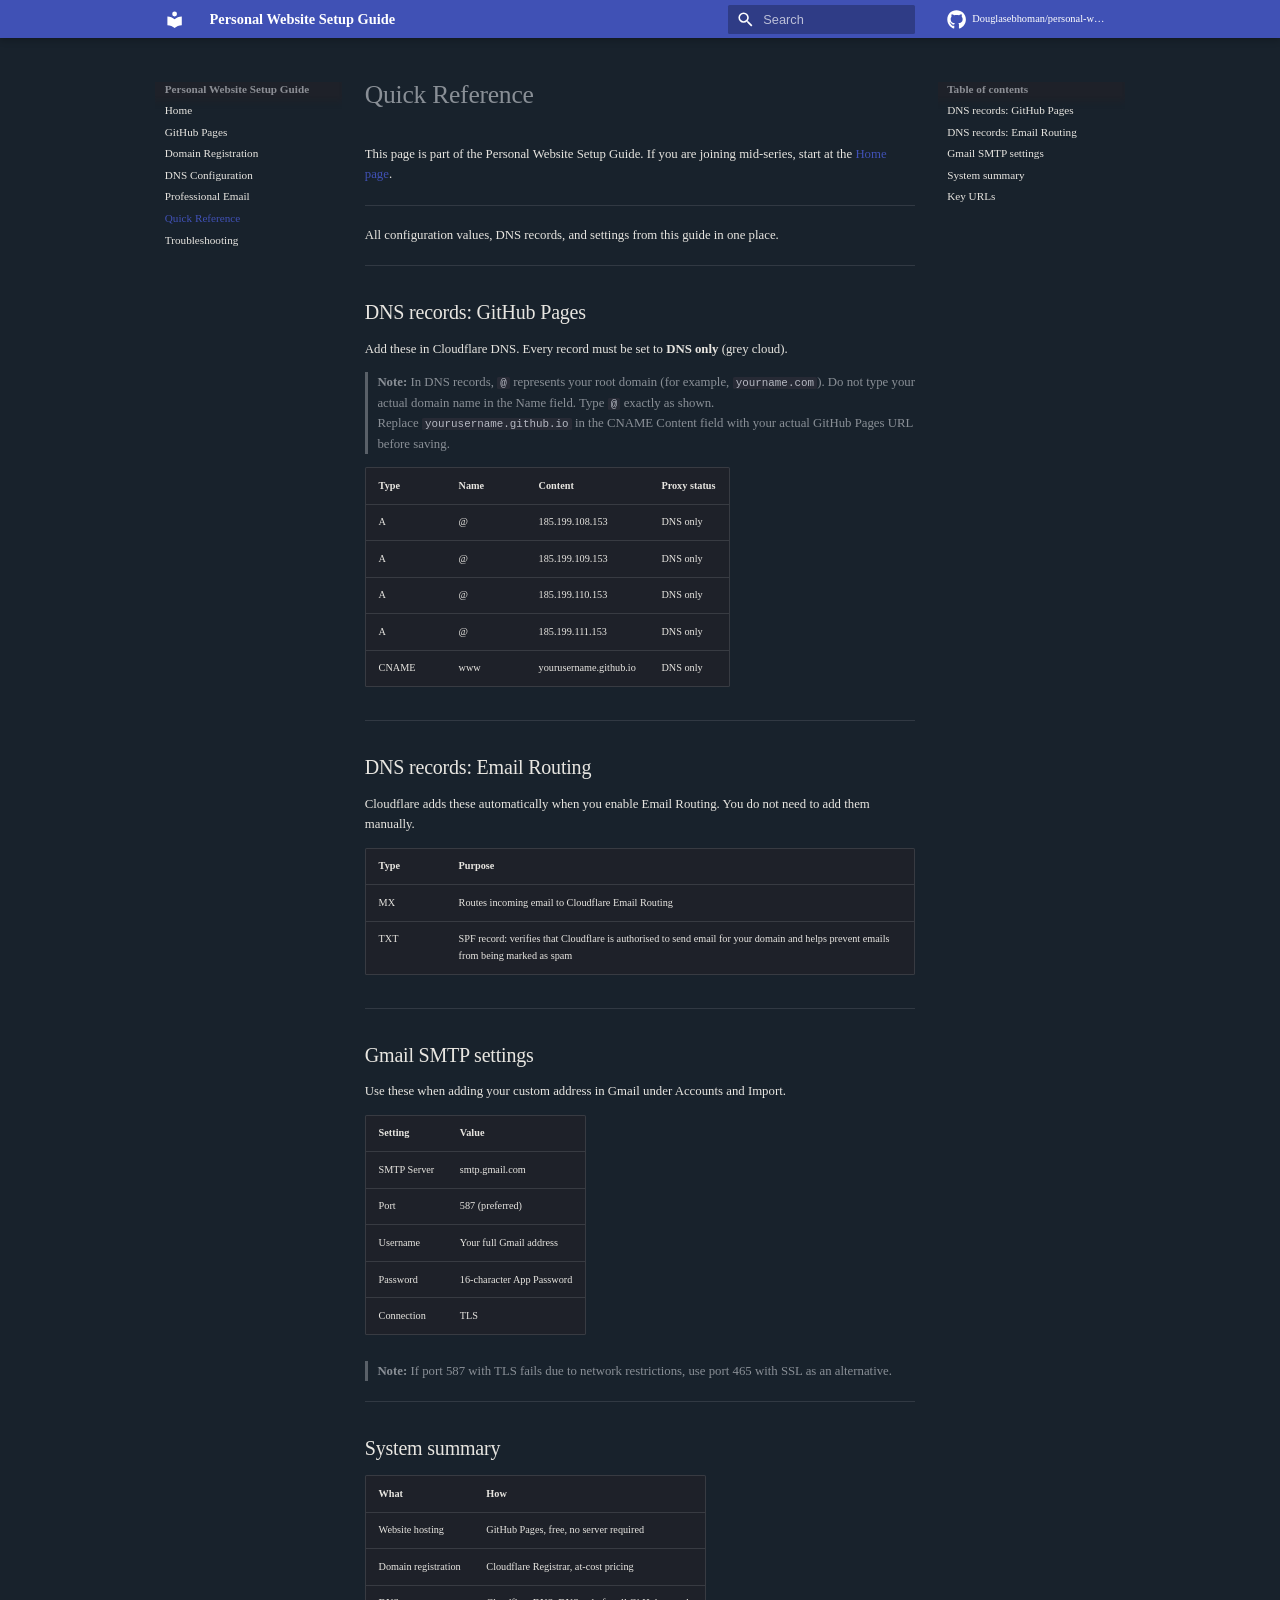
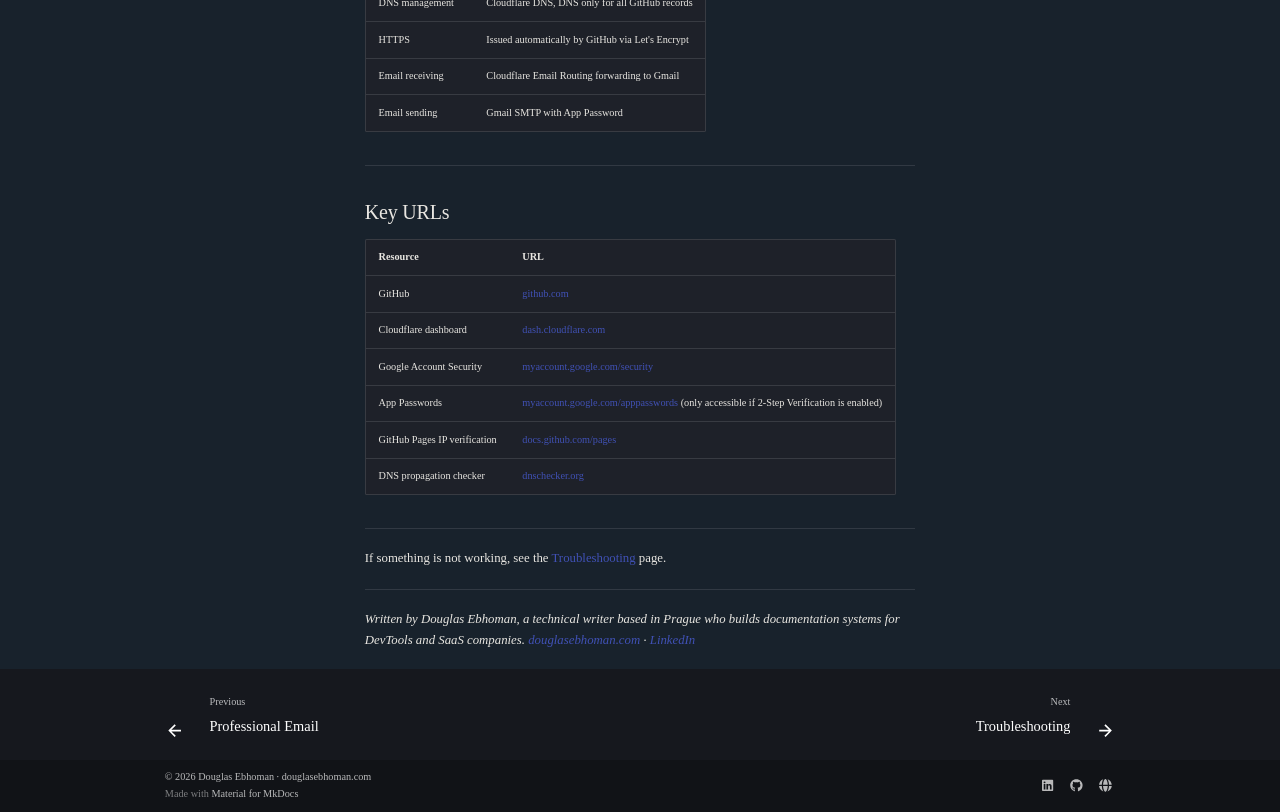
<file: part-5-quick-reference/index.html>
<!doctype html>
<html lang="en" class="no-js">
  <head>
    
      <meta charset="utf-8">
      <meta name="viewport" content="width=device-width,initial-scale=1">
      
        <meta name="description" content="A step-by-step guide to building a personal website with a custom domain, HTTPS, and a professional email address — using free tools.">
      
      
        <meta name="author" content="Douglas Ebhoman">
      
      
        <link rel="canonical" href="https://douglasebhoman.com/personal-website-setup-guide/part-5-quick-reference/">
      
      
        <link rel="prev" href="../part-4-professional-email/">
      
      
        <link rel="next" href="../troubleshooting/">
      
      
        
      
      
      <link rel="icon" href="../assets/images/favicon.png">
      <meta name="generator" content="mkdocs-1.6.1, mkdocs-material-9.7.6">
    
    
      
        <title>Quick Reference - Personal Website Setup Guide</title>
      
    
    
      <link rel="stylesheet" href="../assets/stylesheets/main.484c7ddc.min.css">
      
        
        <link rel="stylesheet" href="../assets/stylesheets/palette.ab4e12ef.min.css">
      
      


    
    
      
    
    
      
    
    
      <link rel="stylesheet" href="../stylesheets/brand.css">
    
    <script>__md_scope=new URL("..",location),__md_hash=e=>[...e].reduce(((e,_)=>(e<<5)-e+_.charCodeAt(0)),0),__md_get=(e,_=localStorage,t=__md_scope)=>JSON.parse(_.getItem(t.pathname+"."+e)),__md_set=(e,_,t=localStorage,a=__md_scope)=>{try{t.setItem(a.pathname+"."+e,JSON.stringify(_))}catch(e){}}</script>
    
      

    
    
  </head>
  
  
    
    
    
    
    
    <body dir="ltr" data-md-color-scheme="slate" data-md-color-primary="custom" data-md-color-accent="custom">
  
    
    <input class="md-toggle" data-md-toggle="drawer" type="checkbox" id="__drawer" autocomplete="off">
    <input class="md-toggle" data-md-toggle="search" type="checkbox" id="__search" autocomplete="off">
    <label class="md-overlay" for="__drawer"></label>
    <div data-md-component="skip">
      
        
        <a href="#quick-reference" class="md-skip">
          Skip to content
        </a>
      
    </div>
    <div data-md-component="announce">
      
    </div>
    
    
      

  

<header class="md-header md-header--shadow" data-md-component="header">
  <nav class="md-header__inner md-grid" aria-label="Header">
    <a href=".." title="Personal Website Setup Guide" class="md-header__button md-logo" aria-label="Personal Website Setup Guide" data-md-component="logo">
      
  
  <svg xmlns="http://www.w3.org/2000/svg" viewBox="0 0 24 24"><path d="M12 8a3 3 0 0 0 3-3 3 3 0 0 0-3-3 3 3 0 0 0-3 3 3 3 0 0 0 3 3m0 3.54C9.64 9.35 6.5 8 3 8v11c3.5 0 6.64 1.35 9 3.54 2.36-2.19 5.5-3.54 9-3.54V8c-3.5 0-6.64 1.35-9 3.54"/></svg>

    </a>
    <label class="md-header__button md-icon" for="__drawer">
      
      <svg xmlns="http://www.w3.org/2000/svg" viewBox="0 0 24 24"><path d="M3 6h18v2H3zm0 5h18v2H3zm0 5h18v2H3z"/></svg>
    </label>
    <div class="md-header__title" data-md-component="header-title">
      <div class="md-header__ellipsis">
        <div class="md-header__topic">
          <span class="md-ellipsis">
            Personal Website Setup Guide
          </span>
        </div>
        <div class="md-header__topic" data-md-component="header-topic">
          <span class="md-ellipsis">
            
              Quick Reference
            
          </span>
        </div>
      </div>
    </div>
    
      
    
    
    
    
      
      
        <label class="md-header__button md-icon" for="__search">
          
          <svg xmlns="http://www.w3.org/2000/svg" viewBox="0 0 24 24"><path d="M9.5 3A6.5 6.5 0 0 1 16 9.5c0 1.61-.59 3.09-1.56 4.23l.27.27h.79l5 5-1.5 1.5-5-5v-.79l-.27-.27A6.52 6.52 0 0 1 9.5 16 6.5 6.5 0 0 1 3 9.5 6.5 6.5 0 0 1 9.5 3m0 2C7 5 5 7 5 9.5S7 14 9.5 14 14 12 14 9.5 12 5 9.5 5"/></svg>
        </label>
        <div class="md-search" data-md-component="search" role="dialog">
  <label class="md-search__overlay" for="__search"></label>
  <div class="md-search__inner" role="search">
    <form class="md-search__form" name="search">
      <input type="text" class="md-search__input" name="query" aria-label="Search" placeholder="Search" autocapitalize="off" autocorrect="off" autocomplete="off" spellcheck="false" data-md-component="search-query" required>
      <label class="md-search__icon md-icon" for="__search">
        
        <svg xmlns="http://www.w3.org/2000/svg" viewBox="0 0 24 24"><path d="M9.5 3A6.5 6.5 0 0 1 16 9.5c0 1.61-.59 3.09-1.56 4.23l.27.27h.79l5 5-1.5 1.5-5-5v-.79l-.27-.27A6.52 6.52 0 0 1 9.5 16 6.5 6.5 0 0 1 3 9.5 6.5 6.5 0 0 1 9.5 3m0 2C7 5 5 7 5 9.5S7 14 9.5 14 14 12 14 9.5 12 5 9.5 5"/></svg>
        
        <svg xmlns="http://www.w3.org/2000/svg" viewBox="0 0 24 24"><path d="M20 11v2H8l5.5 5.5-1.42 1.42L4.16 12l7.92-7.92L13.5 5.5 8 11z"/></svg>
      </label>
      <nav class="md-search__options" aria-label="Search">
        
        <button type="reset" class="md-search__icon md-icon" title="Clear" aria-label="Clear" tabindex="-1">
          
          <svg xmlns="http://www.w3.org/2000/svg" viewBox="0 0 24 24"><path d="M19 6.41 17.59 5 12 10.59 6.41 5 5 6.41 10.59 12 5 17.59 6.41 19 12 13.41 17.59 19 19 17.59 13.41 12z"/></svg>
        </button>
      </nav>
      
        <div class="md-search__suggest" data-md-component="search-suggest"></div>
      
    </form>
    <div class="md-search__output">
      <div class="md-search__scrollwrap" tabindex="0" data-md-scrollfix>
        <div class="md-search-result" data-md-component="search-result">
          <div class="md-search-result__meta">
            Initializing search
          </div>
          <ol class="md-search-result__list" role="presentation"></ol>
        </div>
      </div>
    </div>
  </div>
</div>
      
    
    
      <div class="md-header__source">
        <a href="https://github.com/Douglasebhoman/personal-website-setup-guide" title="Go to repository" class="md-source" data-md-component="source">
  <div class="md-source__icon md-icon">
    
    <svg xmlns="http://www.w3.org/2000/svg" viewBox="0 0 512 512"><!--! Font Awesome Free 7.1.0 by @fontawesome - https://fontawesome.com License - https://fontawesome.com/license/free (Icons: CC BY 4.0, Fonts: SIL OFL 1.1, Code: MIT License) Copyright 2025 Fonticons, Inc.--><path d="M173.9 397.4c0 2-2.3 3.6-5.2 3.6-3.3.3-5.6-1.3-5.6-3.6 0-2 2.3-3.6 5.2-3.6 3-.3 5.6 1.3 5.6 3.6m-31.1-4.5c-.7 2 1.3 4.3 4.3 4.9 2.6 1 5.6 0 6.2-2s-1.3-4.3-4.3-5.2c-2.6-.7-5.5.3-6.2 2.3m44.2-1.7c-2.9.7-4.9 2.6-4.6 4.9.3 2 2.9 3.3 5.9 2.6 2.9-.7 4.9-2.6 4.6-4.6-.3-1.9-3-3.2-5.9-2.9M252.8 8C114.1 8 8 113.3 8 252c0 110.9 69.8 205.8 169.5 239.2 12.8 2.3 17.3-5.6 17.3-12.1 0-6.2-.3-40.4-.3-61.4 0 0-70 15-84.7-29.8 0 0-11.4-29.1-27.8-36.6 0 0-22.9-15.7 1.6-15.4 0 0 24.9 2 38.6 25.8 21.9 38.6 58.6 27.5 72.9 20.9 2.3-16 8.8-27.1 16-33.7-55.9-6.2-112.3-14.3-112.3-110.5 0-27.5 7.6-41.3 23.6-58.9-2.6-6.5-11.1-33.3 2.6-67.9 20.9-6.5 69 27 69 27 20-5.6 41.5-8.5 62.8-8.5s42.8 2.9 62.8 8.5c0 0 48.1-33.6 69-27 13.7 34.7 5.2 61.4 2.6 67.9 16 17.7 25.8 31.5 25.8 58.9 0 96.5-58.9 104.2-114.8 110.5 9.2 7.9 17 22.9 17 46.4 0 33.7-.3 75.4-.3 83.6 0 6.5 4.6 14.4 17.3 12.1C436.2 457.8 504 362.9 504 252 504 113.3 391.5 8 252.8 8M105.2 352.9c-1.3 1-1 3.3.7 5.2 1.6 1.6 3.9 2.3 5.2 1 1.3-1 1-3.3-.7-5.2-1.6-1.6-3.9-2.3-5.2-1m-10.8-8.1c-.7 1.3.3 2.9 2.3 3.9 1.6 1 3.6.7 4.3-.7.7-1.3-.3-2.9-2.3-3.9-2-.6-3.6-.3-4.3.7m32.4 35.6c-1.6 1.3-1 4.3 1.3 6.2 2.3 2.3 5.2 2.6 6.5 1 1.3-1.3.7-4.3-1.3-6.2-2.2-2.3-5.2-2.6-6.5-1m-11.4-14.7c-1.6 1-1.6 3.6 0 5.9s4.3 3.3 5.6 2.3c1.6-1.3 1.6-3.9 0-6.2-1.4-2.3-4-3.3-5.6-2"/></svg>
  </div>
  <div class="md-source__repository">
    Douglasebhoman/personal-website-setup-guide
  </div>
</a>
      </div>
    
  </nav>
  
</header>
    
    <div class="md-container" data-md-component="container">
      
      
        
          
        
      
      <main class="md-main" data-md-component="main">
        <div class="md-main__inner md-grid">
          
            
              
              <div class="md-sidebar md-sidebar--primary" data-md-component="sidebar" data-md-type="navigation" >
                <div class="md-sidebar__scrollwrap">
                  <div class="md-sidebar__inner">
                    



<nav class="md-nav md-nav--primary" aria-label="Navigation" data-md-level="0">
  <label class="md-nav__title" for="__drawer">
    <a href=".." title="Personal Website Setup Guide" class="md-nav__button md-logo" aria-label="Personal Website Setup Guide" data-md-component="logo">
      
  
  <svg xmlns="http://www.w3.org/2000/svg" viewBox="0 0 24 24"><path d="M12 8a3 3 0 0 0 3-3 3 3 0 0 0-3-3 3 3 0 0 0-3 3 3 3 0 0 0 3 3m0 3.54C9.64 9.35 6.5 8 3 8v11c3.5 0 6.64 1.35 9 3.54 2.36-2.19 5.5-3.54 9-3.54V8c-3.5 0-6.64 1.35-9 3.54"/></svg>

    </a>
    Personal Website Setup Guide
  </label>
  
    <div class="md-nav__source">
      <a href="https://github.com/Douglasebhoman/personal-website-setup-guide" title="Go to repository" class="md-source" data-md-component="source">
  <div class="md-source__icon md-icon">
    
    <svg xmlns="http://www.w3.org/2000/svg" viewBox="0 0 512 512"><!--! Font Awesome Free 7.1.0 by @fontawesome - https://fontawesome.com License - https://fontawesome.com/license/free (Icons: CC BY 4.0, Fonts: SIL OFL 1.1, Code: MIT License) Copyright 2025 Fonticons, Inc.--><path d="M173.9 397.4c0 2-2.3 3.6-5.2 3.6-3.3.3-5.6-1.3-5.6-3.6 0-2 2.3-3.6 5.2-3.6 3-.3 5.6 1.3 5.6 3.6m-31.1-4.5c-.7 2 1.3 4.3 4.3 4.9 2.6 1 5.6 0 6.2-2s-1.3-4.3-4.3-5.2c-2.6-.7-5.5.3-6.2 2.3m44.2-1.7c-2.9.7-4.9 2.6-4.6 4.9.3 2 2.9 3.3 5.9 2.6 2.9-.7 4.9-2.6 4.6-4.6-.3-1.9-3-3.2-5.9-2.9M252.8 8C114.1 8 8 113.3 8 252c0 110.9 69.8 205.8 169.5 239.2 12.8 2.3 17.3-5.6 17.3-12.1 0-6.2-.3-40.4-.3-61.4 0 0-70 15-84.7-29.8 0 0-11.4-29.1-27.8-36.6 0 0-22.9-15.7 1.6-15.4 0 0 24.9 2 38.6 25.8 21.9 38.6 58.6 27.5 72.9 20.9 2.3-16 8.8-27.1 16-33.7-55.9-6.2-112.3-14.3-112.3-110.5 0-27.5 7.6-41.3 23.6-58.9-2.6-6.5-11.1-33.3 2.6-67.9 20.9-6.5 69 27 69 27 20-5.6 41.5-8.5 62.8-8.5s42.8 2.9 62.8 8.5c0 0 48.1-33.6 69-27 13.7 34.7 5.2 61.4 2.6 67.9 16 17.7 25.8 31.5 25.8 58.9 0 96.5-58.9 104.2-114.8 110.5 9.2 7.9 17 22.9 17 46.4 0 33.7-.3 75.4-.3 83.6 0 6.5 4.6 14.4 17.3 12.1C436.2 457.8 504 362.9 504 252 504 113.3 391.5 8 252.8 8M105.2 352.9c-1.3 1-1 3.3.7 5.2 1.6 1.6 3.9 2.3 5.2 1 1.3-1 1-3.3-.7-5.2-1.6-1.6-3.9-2.3-5.2-1m-10.8-8.1c-.7 1.3.3 2.9 2.3 3.9 1.6 1 3.6.7 4.3-.7.7-1.3-.3-2.9-2.3-3.9-2-.6-3.6-.3-4.3.7m32.4 35.6c-1.6 1.3-1 4.3 1.3 6.2 2.3 2.3 5.2 2.6 6.5 1 1.3-1.3.7-4.3-1.3-6.2-2.2-2.3-5.2-2.6-6.5-1m-11.4-14.7c-1.6 1-1.6 3.6 0 5.9s4.3 3.3 5.6 2.3c1.6-1.3 1.6-3.9 0-6.2-1.4-2.3-4-3.3-5.6-2"/></svg>
  </div>
  <div class="md-source__repository">
    Douglasebhoman/personal-website-setup-guide
  </div>
</a>
    </div>
  
  <ul class="md-nav__list" data-md-scrollfix>
    
      
      
  
  
  
  
    <li class="md-nav__item">
      <a href=".." class="md-nav__link">
        
  
  
  <span class="md-ellipsis">
    
  
    Home
  

    
  </span>
  
  

      </a>
    </li>
  

    
      
      
  
  
  
  
    <li class="md-nav__item">
      <a href="../part-1-github-pages/" class="md-nav__link">
        
  
  
  <span class="md-ellipsis">
    
  
    GitHub Pages
  

    
  </span>
  
  

      </a>
    </li>
  

    
      
      
  
  
  
  
    <li class="md-nav__item">
      <a href="../part-2-domain-registration/" class="md-nav__link">
        
  
  
  <span class="md-ellipsis">
    
  
    Domain Registration
  

    
  </span>
  
  

      </a>
    </li>
  

    
      
      
  
  
  
  
    <li class="md-nav__item">
      <a href="../part-3-dns-configuration/" class="md-nav__link">
        
  
  
  <span class="md-ellipsis">
    
  
    DNS Configuration
  

    
  </span>
  
  

      </a>
    </li>
  

    
      
      
  
  
  
  
    <li class="md-nav__item">
      <a href="../part-4-professional-email/" class="md-nav__link">
        
  
  
  <span class="md-ellipsis">
    
  
    Professional Email
  

    
  </span>
  
  

      </a>
    </li>
  

    
      
      
  
  
    
  
  
  
    <li class="md-nav__item md-nav__item--active">
      
      <input class="md-nav__toggle md-toggle" type="checkbox" id="__toc">
      
      
        
      
      
        <label class="md-nav__link md-nav__link--active" for="__toc">
          
  
  
  <span class="md-ellipsis">
    
  
    Quick Reference
  

    
  </span>
  
  

          <span class="md-nav__icon md-icon"></span>
        </label>
      
      <a href="./" class="md-nav__link md-nav__link--active">
        
  
  
  <span class="md-ellipsis">
    
  
    Quick Reference
  

    
  </span>
  
  

      </a>
      
        

<nav class="md-nav md-nav--secondary" aria-label="Table of contents">
  
  
  
    
  
  
    <label class="md-nav__title" for="__toc">
      <span class="md-nav__icon md-icon"></span>
      Table of contents
    </label>
    <ul class="md-nav__list" data-md-component="toc" data-md-scrollfix>
      
        <li class="md-nav__item">
  <a href="#dns-records-github-pages" class="md-nav__link">
    <span class="md-ellipsis">
      
        DNS records: GitHub Pages
      
    </span>
  </a>
  
</li>
      
        <li class="md-nav__item">
  <a href="#dns-records-email-routing" class="md-nav__link">
    <span class="md-ellipsis">
      
        DNS records: Email Routing
      
    </span>
  </a>
  
</li>
      
        <li class="md-nav__item">
  <a href="#gmail-smtp-settings" class="md-nav__link">
    <span class="md-ellipsis">
      
        Gmail SMTP settings
      
    </span>
  </a>
  
</li>
      
        <li class="md-nav__item">
  <a href="#system-summary" class="md-nav__link">
    <span class="md-ellipsis">
      
        System summary
      
    </span>
  </a>
  
</li>
      
        <li class="md-nav__item">
  <a href="#key-urls" class="md-nav__link">
    <span class="md-ellipsis">
      
        Key URLs
      
    </span>
  </a>
  
</li>
      
    </ul>
  
</nav>
      
    </li>
  

    
      
      
  
  
  
  
    <li class="md-nav__item">
      <a href="../troubleshooting/" class="md-nav__link">
        
  
  
  <span class="md-ellipsis">
    
  
    Troubleshooting
  

    
  </span>
  
  

      </a>
    </li>
  

    
  </ul>
</nav>
                  </div>
                </div>
              </div>
            
            
              
              <div class="md-sidebar md-sidebar--secondary" data-md-component="sidebar" data-md-type="toc" >
                <div class="md-sidebar__scrollwrap">
                  <div class="md-sidebar__inner">
                    

<nav class="md-nav md-nav--secondary" aria-label="Table of contents">
  
  
  
    
  
  
    <label class="md-nav__title" for="__toc">
      <span class="md-nav__icon md-icon"></span>
      Table of contents
    </label>
    <ul class="md-nav__list" data-md-component="toc" data-md-scrollfix>
      
        <li class="md-nav__item">
  <a href="#dns-records-github-pages" class="md-nav__link">
    <span class="md-ellipsis">
      
        DNS records: GitHub Pages
      
    </span>
  </a>
  
</li>
      
        <li class="md-nav__item">
  <a href="#dns-records-email-routing" class="md-nav__link">
    <span class="md-ellipsis">
      
        DNS records: Email Routing
      
    </span>
  </a>
  
</li>
      
        <li class="md-nav__item">
  <a href="#gmail-smtp-settings" class="md-nav__link">
    <span class="md-ellipsis">
      
        Gmail SMTP settings
      
    </span>
  </a>
  
</li>
      
        <li class="md-nav__item">
  <a href="#system-summary" class="md-nav__link">
    <span class="md-ellipsis">
      
        System summary
      
    </span>
  </a>
  
</li>
      
        <li class="md-nav__item">
  <a href="#key-urls" class="md-nav__link">
    <span class="md-ellipsis">
      
        Key URLs
      
    </span>
  </a>
  
</li>
      
    </ul>
  
</nav>
                  </div>
                </div>
              </div>
            
          
          
            <div class="md-content" data-md-component="content">
              
              <article class="md-content__inner md-typeset">
                
                  


  
  


<h1 id="quick-reference">Quick Reference<a class="headerlink" href="#quick-reference" title="Permanent link">&para;</a></h1>
<p>This page is part of the Personal Website Setup Guide. If you are joining mid-series, start at the <a href="../">Home page</a>.</p>
<hr />
<p>All configuration values, DNS records, and settings from this guide in one place.</p>
<hr />
<h2 id="dns-records-github-pages">DNS records: GitHub Pages<a class="headerlink" href="#dns-records-github-pages" title="Permanent link">&para;</a></h2>
<p>Add these in Cloudflare DNS. Every record must be set to <strong>DNS only</strong> (grey cloud).</p>
<blockquote>
<p><strong>Note:</strong> In DNS records, <code>@</code> represents your root domain (for example, <code>yourname.com</code>). Do not type your actual domain name in the Name field. Type <code>@</code> exactly as shown.</p>
<p>Replace <code>yourusername.github.io</code> in the CNAME Content field with your actual GitHub Pages URL before saving.</p>
</blockquote>
<table>
<thead>
<tr>
<th>Type</th>
<th>Name</th>
<th>Content</th>
<th>Proxy status</th>
</tr>
</thead>
<tbody>
<tr>
<td>A</td>
<td>@</td>
<td>185.199.108.153</td>
<td>DNS only</td>
</tr>
<tr>
<td>A</td>
<td>@</td>
<td>185.199.109.153</td>
<td>DNS only</td>
</tr>
<tr>
<td>A</td>
<td>@</td>
<td>185.199.110.153</td>
<td>DNS only</td>
</tr>
<tr>
<td>A</td>
<td>@</td>
<td>185.199.111.153</td>
<td>DNS only</td>
</tr>
<tr>
<td>CNAME</td>
<td>www</td>
<td>yourusername.github.io</td>
<td>DNS only</td>
</tr>
</tbody>
</table>
<hr />
<h2 id="dns-records-email-routing">DNS records: Email Routing<a class="headerlink" href="#dns-records-email-routing" title="Permanent link">&para;</a></h2>
<p>Cloudflare adds these automatically when you enable Email Routing. You do not need to add them manually.</p>
<table>
<thead>
<tr>
<th>Type</th>
<th>Purpose</th>
</tr>
</thead>
<tbody>
<tr>
<td>MX</td>
<td>Routes incoming email to Cloudflare Email Routing</td>
</tr>
<tr>
<td>TXT</td>
<td>SPF record: verifies that Cloudflare is authorised to send email for your domain and helps prevent emails from being marked as spam</td>
</tr>
</tbody>
</table>
<hr />
<h2 id="gmail-smtp-settings">Gmail SMTP settings<a class="headerlink" href="#gmail-smtp-settings" title="Permanent link">&para;</a></h2>
<p>Use these when adding your custom address in Gmail under Accounts and Import.</p>
<table>
<thead>
<tr>
<th>Setting</th>
<th>Value</th>
</tr>
</thead>
<tbody>
<tr>
<td>SMTP Server</td>
<td>smtp.gmail.com</td>
</tr>
<tr>
<td>Port</td>
<td>587 (preferred)</td>
</tr>
<tr>
<td>Username</td>
<td>Your full Gmail address</td>
</tr>
<tr>
<td>Password</td>
<td>16-character App Password</td>
</tr>
<tr>
<td>Connection</td>
<td>TLS</td>
</tr>
</tbody>
</table>
<blockquote>
<p><strong>Note:</strong> If port 587 with TLS fails due to network restrictions, use port 465 with SSL as an alternative.</p>
</blockquote>
<hr />
<h2 id="system-summary">System summary<a class="headerlink" href="#system-summary" title="Permanent link">&para;</a></h2>
<table>
<thead>
<tr>
<th>What</th>
<th>How</th>
</tr>
</thead>
<tbody>
<tr>
<td>Website hosting</td>
<td>GitHub Pages, free, no server required</td>
</tr>
<tr>
<td>Domain registration</td>
<td>Cloudflare Registrar, at-cost pricing</td>
</tr>
<tr>
<td>DNS management</td>
<td>Cloudflare DNS, DNS only for all GitHub records</td>
</tr>
<tr>
<td>HTTPS</td>
<td>Issued automatically by GitHub via Let's Encrypt</td>
</tr>
<tr>
<td>Email receiving</td>
<td>Cloudflare Email Routing forwarding to Gmail</td>
</tr>
<tr>
<td>Email sending</td>
<td>Gmail SMTP with App Password</td>
</tr>
</tbody>
</table>
<hr />
<h2 id="key-urls">Key URLs<a class="headerlink" href="#key-urls" title="Permanent link">&para;</a></h2>
<table>
<thead>
<tr>
<th>Resource</th>
<th>URL</th>
</tr>
</thead>
<tbody>
<tr>
<td>GitHub</td>
<td><a href="https://github.com">github.com</a></td>
</tr>
<tr>
<td>Cloudflare dashboard</td>
<td><a href="https://dash.cloudflare.com">dash.cloudflare.com</a></td>
</tr>
<tr>
<td>Google Account Security</td>
<td><a href="https://myaccount.google.com/security">myaccount.google.com/security</a></td>
</tr>
<tr>
<td>App Passwords</td>
<td><a href="https://myaccount.google.com/apppasswords">myaccount.google.com/apppasswords</a> (only accessible if 2-Step Verification is enabled)</td>
</tr>
<tr>
<td>GitHub Pages IP verification</td>
<td><a href="https://docs.github.com/pages">docs.github.com/pages</a></td>
</tr>
<tr>
<td>DNS propagation checker</td>
<td><a href="https://dnschecker.org">dnschecker.org</a></td>
</tr>
</tbody>
</table>
<hr />
<p>If something is not working, see the <a href="../troubleshooting/">Troubleshooting</a> page.</p>
<hr />
<p><em>Written by Douglas Ebhoman, a technical writer based in Prague who builds documentation systems for DevTools and SaaS companies.</em>
<em><a href="https://douglasebhoman.com">douglasebhoman.com</a> · <a href="https://linkedin.com/in/douglas-ebhoman-757329289">LinkedIn</a></em></p>












                
              </article>
            </div>
          
          
<script>var target=document.getElementById(location.hash.slice(1));target&&target.name&&(target.checked=target.name.startsWith("__tabbed_"))</script>
        </div>
        
          <button type="button" class="md-top md-icon" data-md-component="top" hidden>
  
  <svg xmlns="http://www.w3.org/2000/svg" viewBox="0 0 24 24"><path d="M13 20h-2V8l-5.5 5.5-1.42-1.42L12 4.16l7.92 7.92-1.42 1.42L13 8z"/></svg>
  Back to top
</button>
        
      </main>
      
        <footer class="md-footer">
  
    
      
      <nav class="md-footer__inner md-grid" aria-label="Footer" >
        
          
          <a href="../part-4-professional-email/" class="md-footer__link md-footer__link--prev" aria-label="Previous: Professional Email">
            <div class="md-footer__button md-icon">
              
              <svg xmlns="http://www.w3.org/2000/svg" viewBox="0 0 24 24"><path d="M20 11v2H8l5.5 5.5-1.42 1.42L4.16 12l7.92-7.92L13.5 5.5 8 11z"/></svg>
            </div>
            <div class="md-footer__title">
              <span class="md-footer__direction">
                Previous
              </span>
              <div class="md-ellipsis">
                Professional Email
              </div>
            </div>
          </a>
        
        
          
          <a href="../troubleshooting/" class="md-footer__link md-footer__link--next" aria-label="Next: Troubleshooting">
            <div class="md-footer__title">
              <span class="md-footer__direction">
                Next
              </span>
              <div class="md-ellipsis">
                Troubleshooting
              </div>
            </div>
            <div class="md-footer__button md-icon">
              
              <svg xmlns="http://www.w3.org/2000/svg" viewBox="0 0 24 24"><path d="M4 11v2h12l-5.5 5.5 1.42 1.42L19.84 12l-7.92-7.92L10.5 5.5 16 11z"/></svg>
            </div>
          </a>
        
      </nav>
    
  
  <div class="md-footer-meta md-typeset">
    <div class="md-footer-meta__inner md-grid">
      <div class="md-copyright">
  
    <div class="md-copyright__highlight">
      © 2026 Douglas Ebhoman · <a href="https://douglasebhoman.com">douglasebhoman.com</a>
    </div>
  
  
    Made with
    <a href="https://squidfunk.github.io/mkdocs-material/" target="_blank" rel="noopener">
      Material for MkDocs
    </a>
  
</div>
      
        
<div class="md-social">
  
    
    
    
    
      
      
    
    <a href="https://linkedin.com/in/douglas-ebhoman-757329289" target="_blank" rel="noopener" title="linkedin.com" class="md-social__link">
      <svg xmlns="http://www.w3.org/2000/svg" viewBox="0 0 448 512"><!--! Font Awesome Free 7.1.0 by @fontawesome - https://fontawesome.com License - https://fontawesome.com/license/free (Icons: CC BY 4.0, Fonts: SIL OFL 1.1, Code: MIT License) Copyright 2025 Fonticons, Inc.--><path d="M416 32H31.9C14.3 32 0 46.5 0 64.3v383.4C0 465.5 14.3 480 31.9 480H416c17.6 0 32-14.5 32-32.3V64.3c0-17.8-14.4-32.3-32-32.3M135.4 416H69V202.2h66.5V416zM102.2 96a38.5 38.5 0 1 1 0 77 38.5 38.5 0 1 1 0-77m282.1 320h-66.4V312c0-24.8-.5-56.7-34.5-56.7-34.6 0-39.9 27-39.9 54.9V416h-66.4V202.2h63.7v29.2h.9c8.9-16.8 30.6-34.5 62.9-34.5 67.2 0 79.7 44.3 79.7 101.9z"/></svg>
    </a>
  
    
    
    
    
      
      
    
    <a href="https://github.com/Douglasebhoman" target="_blank" rel="noopener" title="github.com" class="md-social__link">
      <svg xmlns="http://www.w3.org/2000/svg" viewBox="0 0 512 512"><!--! Font Awesome Free 7.1.0 by @fontawesome - https://fontawesome.com License - https://fontawesome.com/license/free (Icons: CC BY 4.0, Fonts: SIL OFL 1.1, Code: MIT License) Copyright 2025 Fonticons, Inc.--><path d="M173.9 397.4c0 2-2.3 3.6-5.2 3.6-3.3.3-5.6-1.3-5.6-3.6 0-2 2.3-3.6 5.2-3.6 3-.3 5.6 1.3 5.6 3.6m-31.1-4.5c-.7 2 1.3 4.3 4.3 4.9 2.6 1 5.6 0 6.2-2s-1.3-4.3-4.3-5.2c-2.6-.7-5.5.3-6.2 2.3m44.2-1.7c-2.9.7-4.9 2.6-4.6 4.9.3 2 2.9 3.3 5.9 2.6 2.9-.7 4.9-2.6 4.6-4.6-.3-1.9-3-3.2-5.9-2.9M252.8 8C114.1 8 8 113.3 8 252c0 110.9 69.8 205.8 169.5 239.2 12.8 2.3 17.3-5.6 17.3-12.1 0-6.2-.3-40.4-.3-61.4 0 0-70 15-84.7-29.8 0 0-11.4-29.1-27.8-36.6 0 0-22.9-15.7 1.6-15.4 0 0 24.9 2 38.6 25.8 21.9 38.6 58.6 27.5 72.9 20.9 2.3-16 8.8-27.1 16-33.7-55.9-6.2-112.3-14.3-112.3-110.5 0-27.5 7.6-41.3 23.6-58.9-2.6-6.5-11.1-33.3 2.6-67.9 20.9-6.5 69 27 69 27 20-5.6 41.5-8.5 62.8-8.5s42.8 2.9 62.8 8.5c0 0 48.1-33.6 69-27 13.7 34.7 5.2 61.4 2.6 67.9 16 17.7 25.8 31.5 25.8 58.9 0 96.5-58.9 104.2-114.8 110.5 9.2 7.9 17 22.9 17 46.4 0 33.7-.3 75.4-.3 83.6 0 6.5 4.6 14.4 17.3 12.1C436.2 457.8 504 362.9 504 252 504 113.3 391.5 8 252.8 8M105.2 352.9c-1.3 1-1 3.3.7 5.2 1.6 1.6 3.9 2.3 5.2 1 1.3-1 1-3.3-.7-5.2-1.6-1.6-3.9-2.3-5.2-1m-10.8-8.1c-.7 1.3.3 2.9 2.3 3.9 1.6 1 3.6.7 4.3-.7.7-1.3-.3-2.9-2.3-3.9-2-.6-3.6-.3-4.3.7m32.4 35.6c-1.6 1.3-1 4.3 1.3 6.2 2.3 2.3 5.2 2.6 6.5 1 1.3-1.3.7-4.3-1.3-6.2-2.2-2.3-5.2-2.6-6.5-1m-11.4-14.7c-1.6 1-1.6 3.6 0 5.9s4.3 3.3 5.6 2.3c1.6-1.3 1.6-3.9 0-6.2-1.4-2.3-4-3.3-5.6-2"/></svg>
    </a>
  
    
    
    
    
      
      
    
    <a href="https://douglasebhoman.com" target="_blank" rel="noopener" title="douglasebhoman.com" class="md-social__link">
      <svg xmlns="http://www.w3.org/2000/svg" viewBox="0 0 512 512"><!--! Font Awesome Free 7.1.0 by @fontawesome - https://fontawesome.com License - https://fontawesome.com/license/free (Icons: CC BY 4.0, Fonts: SIL OFL 1.1, Code: MIT License) Copyright 2025 Fonticons, Inc.--><path d="M351.9 280H161c2.9 64.5 17.2 123.9 37.5 167.4 11.4 24.5 23.7 41.8 35.1 52.4 11.2 10.5 18.9 12.2 22.9 12.2s11.7-1.7 22.9-12.2c11.4-10.6 23.7-28 35.1-52.4 20.3-43.5 34.6-102.9 37.5-167.4zm-191-48h190.9c-2.8-64.5-17.1-123.9-37.4-167.4-11.4-24.4-23.7-41.8-35.1-52.4C268.1 1.7 260.4 0 256.4 0s-11.7 1.7-22.9 12.2c-11.4 10.6-23.7 28-35.1 52.4-20.3 43.5-34.6 102.9-37.5 167.4m-48 0c3.5-85.6 25.6-165.1 57.9-217.3C78.7 47.3 10.9 131.2 1.5 232zM1.5 280c9.4 100.8 77.2 184.7 169.3 217.3-32.3-52.2-54.4-131.7-57.9-217.3zm398.4 0c-3.5 85.6-25.6 165.1-57.9 217.3 92.1-32.7 159.9-116.5 169.3-217.3zm111.4-48C501.9 131.2 434.1 47.3 342 14.7c32.3 52.2 54.4 131.7 57.9 217.3z"/></svg>
    </a>
  
</div>
      
    </div>
  </div>
</footer>
      
    </div>
    <div class="md-dialog" data-md-component="dialog">
      <div class="md-dialog__inner md-typeset"></div>
    </div>
    
    
    
      
      
      <script id="__config" type="application/json">{"annotate": null, "base": "..", "features": ["navigation.instant", "navigation.top", "navigation.sections", "navigation.footer", "search.highlight", "search.suggest", "content.code.copy"], "search": "../assets/javascripts/workers/search.2c215733.min.js", "tags": null, "translations": {"clipboard.copied": "Copied to clipboard", "clipboard.copy": "Copy to clipboard", "search.result.more.one": "1 more on this page", "search.result.more.other": "# more on this page", "search.result.none": "No matching documents", "search.result.one": "1 matching document", "search.result.other": "# matching documents", "search.result.placeholder": "Type to start searching", "search.result.term.missing": "Missing", "select.version": "Select version"}, "version": null}</script>
    
    
      <script src="../assets/javascripts/bundle.79ae519e.min.js"></script>
      
    
  </body>
</html>
</file>
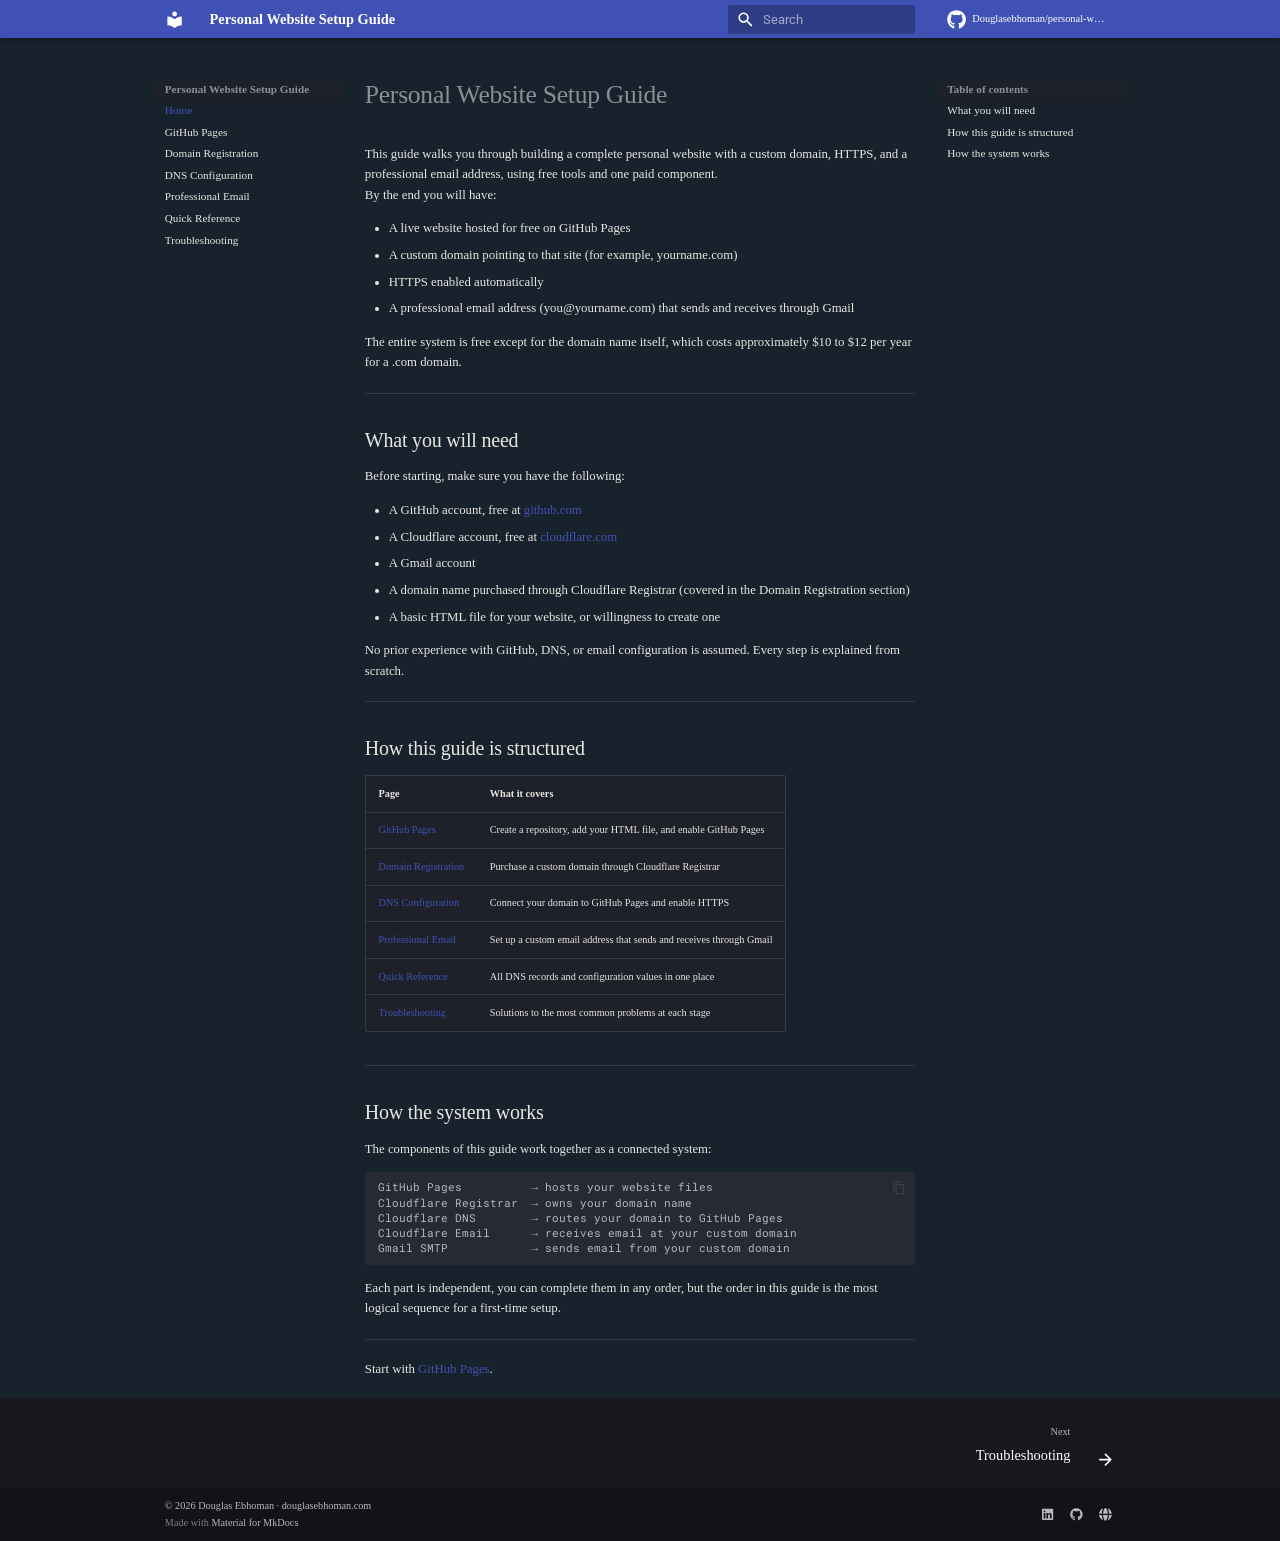
<file: site/index.html>
<!doctype html>
<html lang="en" class="no-js">
  <head>
    
      <meta charset="utf-8">
      <meta name="viewport" content="width=device-width,initial-scale=1">
      
        <meta name="description" content="A step-by-step guide to building a personal website with a custom domain, HTTPS, and a professional email address — using free tools.">
      
      
        <meta name="author" content="Douglas Ebhoman">
      
      
        <link rel="canonical" href="https://douglasebhoman.com/personal-website-setup-guide/">
      
      
      
        <link rel="next" href="troubleshooting/">
      
      
        
      
      
      <link rel="icon" href="assets/images/favicon.png">
      <meta name="generator" content="mkdocs-1.6.1, mkdocs-material-9.7.6">
    
    
      
        <title>Personal Website Setup Guide</title>
      
    
    
      <link rel="stylesheet" href="assets/stylesheets/main.484c7ddc.min.css">
      
        
        <link rel="stylesheet" href="assets/stylesheets/palette.ab4e12ef.min.css">
      
      


    
    
      
    
    
      
        
        
        <link rel="preconnect" href="https://fonts.gstatic.com" crossorigin>
        <link rel="stylesheet" href="https://fonts.googleapis.com/css?family=Roboto:300,300i,400,400i,700,700i%7CRoboto+Mono:400,400i,700,700i&display=fallback">
        <style>:root{--md-text-font:"Roboto";--md-code-font:"Roboto Mono"}</style>
      
    
    
      <link rel="stylesheet" href="stylesheets/brand.css">
    
    <script>__md_scope=new URL(".",location),__md_hash=e=>[...e].reduce(((e,_)=>(e<<5)-e+_.charCodeAt(0)),0),__md_get=(e,_=localStorage,t=__md_scope)=>JSON.parse(_.getItem(t.pathname+"."+e)),__md_set=(e,_,t=localStorage,a=__md_scope)=>{try{t.setItem(a.pathname+"."+e,JSON.stringify(_))}catch(e){}}</script>
    
      

    
    
  </head>
  
  
    
    
    
    
    
    <body dir="ltr" data-md-color-scheme="slate" data-md-color-primary="custom" data-md-color-accent="custom">
  
    
    <input class="md-toggle" data-md-toggle="drawer" type="checkbox" id="__drawer" autocomplete="off">
    <input class="md-toggle" data-md-toggle="search" type="checkbox" id="__search" autocomplete="off">
    <label class="md-overlay" for="__drawer"></label>
    <div data-md-component="skip">
      
        
        <a href="#personal-website-setup-guide" class="md-skip">
          Skip to content
        </a>
      
    </div>
    <div data-md-component="announce">
      
    </div>
    
    
      

  

<header class="md-header md-header--shadow" data-md-component="header">
  <nav class="md-header__inner md-grid" aria-label="Header">
    <a href="." title="Personal Website Setup Guide" class="md-header__button md-logo" aria-label="Personal Website Setup Guide" data-md-component="logo">
      
  
  <svg xmlns="http://www.w3.org/2000/svg" viewBox="0 0 24 24"><path d="M12 8a3 3 0 0 0 3-3 3 3 0 0 0-3-3 3 3 0 0 0-3 3 3 3 0 0 0 3 3m0 3.54C9.64 9.35 6.5 8 3 8v11c3.5 0 6.64 1.35 9 3.54 2.36-2.19 5.5-3.54 9-3.54V8c-3.5 0-6.64 1.35-9 3.54"/></svg>

    </a>
    <label class="md-header__button md-icon" for="__drawer">
      
      <svg xmlns="http://www.w3.org/2000/svg" viewBox="0 0 24 24"><path d="M3 6h18v2H3zm0 5h18v2H3zm0 5h18v2H3z"/></svg>
    </label>
    <div class="md-header__title" data-md-component="header-title">
      <div class="md-header__ellipsis">
        <div class="md-header__topic">
          <span class="md-ellipsis">
            Personal Website Setup Guide
          </span>
        </div>
        <div class="md-header__topic" data-md-component="header-topic">
          <span class="md-ellipsis">
            
              Home
            
          </span>
        </div>
      </div>
    </div>
    
      
    
    
    
    
      
      
        <label class="md-header__button md-icon" for="__search">
          
          <svg xmlns="http://www.w3.org/2000/svg" viewBox="0 0 24 24"><path d="M9.5 3A6.5 6.5 0 0 1 16 9.5c0 1.61-.59 3.09-1.56 4.23l.27.27h.79l5 5-1.5 1.5-5-5v-.79l-.27-.27A6.52 6.52 0 0 1 9.5 16 6.5 6.5 0 0 1 3 9.5 6.5 6.5 0 0 1 9.5 3m0 2C7 5 5 7 5 9.5S7 14 9.5 14 14 12 14 9.5 12 5 9.5 5"/></svg>
        </label>
        <div class="md-search" data-md-component="search" role="dialog">
  <label class="md-search__overlay" for="__search"></label>
  <div class="md-search__inner" role="search">
    <form class="md-search__form" name="search">
      <input type="text" class="md-search__input" name="query" aria-label="Search" placeholder="Search" autocapitalize="off" autocorrect="off" autocomplete="off" spellcheck="false" data-md-component="search-query" required>
      <label class="md-search__icon md-icon" for="__search">
        
        <svg xmlns="http://www.w3.org/2000/svg" viewBox="0 0 24 24"><path d="M9.5 3A6.5 6.5 0 0 1 16 9.5c0 1.61-.59 3.09-1.56 4.23l.27.27h.79l5 5-1.5 1.5-5-5v-.79l-.27-.27A6.52 6.52 0 0 1 9.5 16 6.5 6.5 0 0 1 3 9.5 6.5 6.5 0 0 1 9.5 3m0 2C7 5 5 7 5 9.5S7 14 9.5 14 14 12 14 9.5 12 5 9.5 5"/></svg>
        
        <svg xmlns="http://www.w3.org/2000/svg" viewBox="0 0 24 24"><path d="M20 11v2H8l5.5 5.5-1.42 1.42L4.16 12l7.92-7.92L13.5 5.5 8 11z"/></svg>
      </label>
      <nav class="md-search__options" aria-label="Search">
        
        <button type="reset" class="md-search__icon md-icon" title="Clear" aria-label="Clear" tabindex="-1">
          
          <svg xmlns="http://www.w3.org/2000/svg" viewBox="0 0 24 24"><path d="M19 6.41 17.59 5 12 10.59 6.41 5 5 6.41 10.59 12 5 17.59 6.41 19 12 13.41 17.59 19 19 17.59 13.41 12z"/></svg>
        </button>
      </nav>
      
        <div class="md-search__suggest" data-md-component="search-suggest"></div>
      
    </form>
    <div class="md-search__output">
      <div class="md-search__scrollwrap" tabindex="0" data-md-scrollfix>
        <div class="md-search-result" data-md-component="search-result">
          <div class="md-search-result__meta">
            Initializing search
          </div>
          <ol class="md-search-result__list" role="presentation"></ol>
        </div>
      </div>
    </div>
  </div>
</div>
      
    
    
      <div class="md-header__source">
        <a href="https://github.com/Douglasebhoman/personal-website-setup-guide" title="Go to repository" class="md-source" data-md-component="source">
  <div class="md-source__icon md-icon">
    
    <svg xmlns="http://www.w3.org/2000/svg" viewBox="0 0 512 512"><!--! Font Awesome Free 7.1.0 by @fontawesome - https://fontawesome.com License - https://fontawesome.com/license/free (Icons: CC BY 4.0, Fonts: SIL OFL 1.1, Code: MIT License) Copyright 2025 Fonticons, Inc.--><path d="M173.9 397.4c0 2-2.3 3.6-5.2 3.6-3.3.3-5.6-1.3-5.6-3.6 0-2 2.3-3.6 5.2-3.6 3-.3 5.6 1.3 5.6 3.6m-31.1-4.5c-.7 2 1.3 4.3 4.3 4.9 2.6 1 5.6 0 6.2-2s-1.3-4.3-4.3-5.2c-2.6-.7-5.5.3-6.2 2.3m44.2-1.7c-2.9.7-4.9 2.6-4.6 4.9.3 2 2.9 3.3 5.9 2.6 2.9-.7 4.9-2.6 4.6-4.6-.3-1.9-3-3.2-5.9-2.9M252.8 8C114.1 8 8 113.3 8 252c0 110.9 69.8 205.8 169.5 239.2 12.8 2.3 17.3-5.6 17.3-12.1 0-6.2-.3-40.4-.3-61.4 0 0-70 15-84.7-29.8 0 0-11.4-29.1-27.8-36.6 0 0-22.9-15.7 1.6-15.4 0 0 24.9 2 38.6 25.8 21.9 38.6 58.6 27.5 72.9 20.9 2.3-16 8.8-27.1 16-33.7-55.9-6.2-112.3-14.3-112.3-110.5 0-27.5 7.6-41.3 23.6-58.9-2.6-6.5-11.1-33.3 2.6-67.9 20.9-6.5 69 27 69 27 20-5.6 41.5-8.5 62.8-8.5s42.8 2.9 62.8 8.5c0 0 48.1-33.6 69-27 13.7 34.7 5.2 61.4 2.6 67.9 16 17.7 25.8 31.5 25.8 58.9 0 96.5-58.9 104.2-114.8 110.5 9.2 7.9 17 22.9 17 46.4 0 33.7-.3 75.4-.3 83.6 0 6.5 4.6 14.4 17.3 12.1C436.2 457.8 504 362.9 504 252 504 113.3 391.5 8 252.8 8M105.2 352.9c-1.3 1-1 3.3.7 5.2 1.6 1.6 3.9 2.3 5.2 1 1.3-1 1-3.3-.7-5.2-1.6-1.6-3.9-2.3-5.2-1m-10.8-8.1c-.7 1.3.3 2.9 2.3 3.9 1.6 1 3.6.7 4.3-.7.7-1.3-.3-2.9-2.3-3.9-2-.6-3.6-.3-4.3.7m32.4 35.6c-1.6 1.3-1 4.3 1.3 6.2 2.3 2.3 5.2 2.6 6.5 1 1.3-1.3.7-4.3-1.3-6.2-2.2-2.3-5.2-2.6-6.5-1m-11.4-14.7c-1.6 1-1.6 3.6 0 5.9s4.3 3.3 5.6 2.3c1.6-1.3 1.6-3.9 0-6.2-1.4-2.3-4-3.3-5.6-2"/></svg>
  </div>
  <div class="md-source__repository">
    Douglasebhoman/personal-website-setup-guide
  </div>
</a>
      </div>
    
  </nav>
  
</header>
    
    <div class="md-container" data-md-component="container">
      
      
        
          
        
      
      <main class="md-main" data-md-component="main">
        <div class="md-main__inner md-grid">
          
            
              
              <div class="md-sidebar md-sidebar--primary" data-md-component="sidebar" data-md-type="navigation" >
                <div class="md-sidebar__scrollwrap">
                  <div class="md-sidebar__inner">
                    



<nav class="md-nav md-nav--primary" aria-label="Navigation" data-md-level="0">
  <label class="md-nav__title" for="__drawer">
    <a href="." title="Personal Website Setup Guide" class="md-nav__button md-logo" aria-label="Personal Website Setup Guide" data-md-component="logo">
      
  
  <svg xmlns="http://www.w3.org/2000/svg" viewBox="0 0 24 24"><path d="M12 8a3 3 0 0 0 3-3 3 3 0 0 0-3-3 3 3 0 0 0-3 3 3 3 0 0 0 3 3m0 3.54C9.64 9.35 6.5 8 3 8v11c3.5 0 6.64 1.35 9 3.54 2.36-2.19 5.5-3.54 9-3.54V8c-3.5 0-6.64 1.35-9 3.54"/></svg>

    </a>
    Personal Website Setup Guide
  </label>
  
    <div class="md-nav__source">
      <a href="https://github.com/Douglasebhoman/personal-website-setup-guide" title="Go to repository" class="md-source" data-md-component="source">
  <div class="md-source__icon md-icon">
    
    <svg xmlns="http://www.w3.org/2000/svg" viewBox="0 0 512 512"><!--! Font Awesome Free 7.1.0 by @fontawesome - https://fontawesome.com License - https://fontawesome.com/license/free (Icons: CC BY 4.0, Fonts: SIL OFL 1.1, Code: MIT License) Copyright 2025 Fonticons, Inc.--><path d="M173.9 397.4c0 2-2.3 3.6-5.2 3.6-3.3.3-5.6-1.3-5.6-3.6 0-2 2.3-3.6 5.2-3.6 3-.3 5.6 1.3 5.6 3.6m-31.1-4.5c-.7 2 1.3 4.3 4.3 4.9 2.6 1 5.6 0 6.2-2s-1.3-4.3-4.3-5.2c-2.6-.7-5.5.3-6.2 2.3m44.2-1.7c-2.9.7-4.9 2.6-4.6 4.9.3 2 2.9 3.3 5.9 2.6 2.9-.7 4.9-2.6 4.6-4.6-.3-1.9-3-3.2-5.9-2.9M252.8 8C114.1 8 8 113.3 8 252c0 110.9 69.8 205.8 169.5 239.2 12.8 2.3 17.3-5.6 17.3-12.1 0-6.2-.3-40.4-.3-61.4 0 0-70 15-84.7-29.8 0 0-11.4-29.1-27.8-36.6 0 0-22.9-15.7 1.6-15.4 0 0 24.9 2 38.6 25.8 21.9 38.6 58.6 27.5 72.9 20.9 2.3-16 8.8-27.1 16-33.7-55.9-6.2-112.3-14.3-112.3-110.5 0-27.5 7.6-41.3 23.6-58.9-2.6-6.5-11.1-33.3 2.6-67.9 20.9-6.5 69 27 69 27 20-5.6 41.5-8.5 62.8-8.5s42.8 2.9 62.8 8.5c0 0 48.1-33.6 69-27 13.7 34.7 5.2 61.4 2.6 67.9 16 17.7 25.8 31.5 25.8 58.9 0 96.5-58.9 104.2-114.8 110.5 9.2 7.9 17 22.9 17 46.4 0 33.7-.3 75.4-.3 83.6 0 6.5 4.6 14.4 17.3 12.1C436.2 457.8 504 362.9 504 252 504 113.3 391.5 8 252.8 8M105.2 352.9c-1.3 1-1 3.3.7 5.2 1.6 1.6 3.9 2.3 5.2 1 1.3-1 1-3.3-.7-5.2-1.6-1.6-3.9-2.3-5.2-1m-10.8-8.1c-.7 1.3.3 2.9 2.3 3.9 1.6 1 3.6.7 4.3-.7.7-1.3-.3-2.9-2.3-3.9-2-.6-3.6-.3-4.3.7m32.4 35.6c-1.6 1.3-1 4.3 1.3 6.2 2.3 2.3 5.2 2.6 6.5 1 1.3-1.3.7-4.3-1.3-6.2-2.2-2.3-5.2-2.6-6.5-1m-11.4-14.7c-1.6 1-1.6 3.6 0 5.9s4.3 3.3 5.6 2.3c1.6-1.3 1.6-3.9 0-6.2-1.4-2.3-4-3.3-5.6-2"/></svg>
  </div>
  <div class="md-source__repository">
    Douglasebhoman/personal-website-setup-guide
  </div>
</a>
    </div>
  
  <ul class="md-nav__list" data-md-scrollfix>
    
      
      
  
  
    
  
  
  
    <li class="md-nav__item md-nav__item--active">
      
      <input class="md-nav__toggle md-toggle" type="checkbox" id="__toc">
      
      
        
      
      
        <label class="md-nav__link md-nav__link--active" for="__toc">
          
  
  
  <span class="md-ellipsis">
    
  
    Home
  

    
  </span>
  
  

          <span class="md-nav__icon md-icon"></span>
        </label>
      
      <a href="." class="md-nav__link md-nav__link--active">
        
  
  
  <span class="md-ellipsis">
    
  
    Home
  

    
  </span>
  
  

      </a>
      
        

<nav class="md-nav md-nav--secondary" aria-label="Table of contents">
  
  
  
    
  
  
    <label class="md-nav__title" for="__toc">
      <span class="md-nav__icon md-icon"></span>
      Table of contents
    </label>
    <ul class="md-nav__list" data-md-component="toc" data-md-scrollfix>
      
        <li class="md-nav__item">
  <a href="#what-you-will-need" class="md-nav__link">
    <span class="md-ellipsis">
      
        What you will need
      
    </span>
  </a>
  
</li>
      
        <li class="md-nav__item">
  <a href="#how-this-guide-is-structured" class="md-nav__link">
    <span class="md-ellipsis">
      
        How this guide is structured
      
    </span>
  </a>
  
</li>
      
        <li class="md-nav__item">
  <a href="#how-the-system-works" class="md-nav__link">
    <span class="md-ellipsis">
      
        How the system works
      
    </span>
  </a>
  
</li>
      
    </ul>
  
</nav>
      
    </li>
  

    
      
      
  
  
  
  
    <li class="md-nav__item">
      <a href="github-pages.md" class="md-nav__link">
        
  
  
  <span class="md-ellipsis">
    
  
    GitHub Pages
  

    
  </span>
  
  

      </a>
    </li>
  

    
      
      
  
  
  
  
    <li class="md-nav__item">
      <a href="domain-registration.md" class="md-nav__link">
        
  
  
  <span class="md-ellipsis">
    
  
    Domain Registration
  

    
  </span>
  
  

      </a>
    </li>
  

    
      
      
  
  
  
  
    <li class="md-nav__item">
      <a href="dns-configuration.md" class="md-nav__link">
        
  
  
  <span class="md-ellipsis">
    
  
    DNS Configuration
  

    
  </span>
  
  

      </a>
    </li>
  

    
      
      
  
  
  
  
    <li class="md-nav__item">
      <a href="professional-email.md" class="md-nav__link">
        
  
  
  <span class="md-ellipsis">
    
  
    Professional Email
  

    
  </span>
  
  

      </a>
    </li>
  

    
      
      
  
  
  
  
    <li class="md-nav__item">
      <a href="quick-reference.md" class="md-nav__link">
        
  
  
  <span class="md-ellipsis">
    
  
    Quick Reference
  

    
  </span>
  
  

      </a>
    </li>
  

    
      
      
  
  
  
  
    <li class="md-nav__item">
      <a href="troubleshooting/" class="md-nav__link">
        
  
  
  <span class="md-ellipsis">
    
  
    Troubleshooting
  

    
  </span>
  
  

      </a>
    </li>
  

    
  </ul>
</nav>
                  </div>
                </div>
              </div>
            
            
              
              <div class="md-sidebar md-sidebar--secondary" data-md-component="sidebar" data-md-type="toc" >
                <div class="md-sidebar__scrollwrap">
                  <div class="md-sidebar__inner">
                    

<nav class="md-nav md-nav--secondary" aria-label="Table of contents">
  
  
  
    
  
  
    <label class="md-nav__title" for="__toc">
      <span class="md-nav__icon md-icon"></span>
      Table of contents
    </label>
    <ul class="md-nav__list" data-md-component="toc" data-md-scrollfix>
      
        <li class="md-nav__item">
  <a href="#what-you-will-need" class="md-nav__link">
    <span class="md-ellipsis">
      
        What you will need
      
    </span>
  </a>
  
</li>
      
        <li class="md-nav__item">
  <a href="#how-this-guide-is-structured" class="md-nav__link">
    <span class="md-ellipsis">
      
        How this guide is structured
      
    </span>
  </a>
  
</li>
      
        <li class="md-nav__item">
  <a href="#how-the-system-works" class="md-nav__link">
    <span class="md-ellipsis">
      
        How the system works
      
    </span>
  </a>
  
</li>
      
    </ul>
  
</nav>
                  </div>
                </div>
              </div>
            
          
          
            <div class="md-content" data-md-component="content">
              
              <article class="md-content__inner md-typeset">
                
                  


  
  


<h1 id="personal-website-setup-guide">Personal Website Setup Guide<a class="headerlink" href="#personal-website-setup-guide" title="Permanent link">&para;</a></h1>
<p>This guide walks you through building a complete personal website with a custom domain, HTTPS, and a professional email address, using free tools and one paid component.</p>
<p>By the end you will have:</p>
<ul>
<li>A live website hosted for free on GitHub Pages</li>
<li>A custom domain pointing to that site (for example, yourname.com)</li>
<li>HTTPS enabled automatically</li>
<li>A professional email address (you@yourname.com) that sends and receives through Gmail</li>
</ul>
<p>The entire system is free except for the domain name itself, which costs approximately $10 to $12 per year for a .com domain.</p>
<hr />
<h2 id="what-you-will-need">What you will need<a class="headerlink" href="#what-you-will-need" title="Permanent link">&para;</a></h2>
<p>Before starting, make sure you have the following:</p>
<ul>
<li>A GitHub account, free at <a href="https://github.com">github.com</a></li>
<li>A Cloudflare account, free at <a href="https://cloudflare.com">cloudflare.com</a></li>
<li>A Gmail account</li>
<li>A domain name purchased through Cloudflare Registrar (covered in the Domain Registration section)</li>
<li>A basic HTML file for your website, or willingness to create one</li>
</ul>
<p>No prior experience with GitHub, DNS, or email configuration is assumed. Every step is explained from scratch.</p>
<hr />
<h2 id="how-this-guide-is-structured">How this guide is structured<a class="headerlink" href="#how-this-guide-is-structured" title="Permanent link">&para;</a></h2>
<table>
<thead>
<tr>
<th>Page</th>
<th>What it covers</th>
</tr>
</thead>
<tbody>
<tr>
<td><a href="part-1-github-pages/">GitHub Pages</a></td>
<td>Create a repository, add your HTML file, and enable GitHub Pages</td>
</tr>
<tr>
<td><a href="part-2-domain-registration/">Domain Registration</a></td>
<td>Purchase a custom domain through Cloudflare Registrar</td>
</tr>
<tr>
<td><a href="part-3-dns-configuration/">DNS Configuration</a></td>
<td>Connect your domain to GitHub Pages and enable HTTPS</td>
</tr>
<tr>
<td><a href="part-4-professional-email/">Professional Email</a></td>
<td>Set up a custom email address that sends and receives through Gmail</td>
</tr>
<tr>
<td><a href="part-5-quick-reference/">Quick Reference</a></td>
<td>All DNS records and configuration values in one place</td>
</tr>
<tr>
<td><a href="troubleshooting/">Troubleshooting</a></td>
<td>Solutions to the most common problems at each stage</td>
</tr>
</tbody>
</table>
<hr />
<h2 id="how-the-system-works">How the system works<a class="headerlink" href="#how-the-system-works" title="Permanent link">&para;</a></h2>
<p>The components of this guide work together as a connected system:</p>
<div class="highlight"><pre><span></span><code><a id="__codelineno-0-1" name="__codelineno-0-1" href="#__codelineno-0-1"></a>GitHub Pages          → hosts your website files
<a id="__codelineno-0-2" name="__codelineno-0-2" href="#__codelineno-0-2"></a>Cloudflare Registrar  → owns your domain name
<a id="__codelineno-0-3" name="__codelineno-0-3" href="#__codelineno-0-3"></a>Cloudflare DNS        → routes your domain to GitHub Pages
<a id="__codelineno-0-4" name="__codelineno-0-4" href="#__codelineno-0-4"></a>Cloudflare Email      → receives email at your custom domain
<a id="__codelineno-0-5" name="__codelineno-0-5" href="#__codelineno-0-5"></a>Gmail SMTP            → sends email from your custom domain
</code></pre></div>
<p>Each part is independent, you can complete them in any order, but the order in this guide is the most logical sequence for a first-time setup.</p>
<hr />
<p>Start with <a href="part-1-github-pages/">GitHub Pages</a>.</p>












                
              </article>
            </div>
          
          
<script>var target=document.getElementById(location.hash.slice(1));target&&target.name&&(target.checked=target.name.startsWith("__tabbed_"))</script>
        </div>
        
          <button type="button" class="md-top md-icon" data-md-component="top" hidden>
  
  <svg xmlns="http://www.w3.org/2000/svg" viewBox="0 0 24 24"><path d="M13 20h-2V8l-5.5 5.5-1.42-1.42L12 4.16l7.92 7.92-1.42 1.42L13 8z"/></svg>
  Back to top
</button>
        
      </main>
      
        <footer class="md-footer">
  
    
      
      <nav class="md-footer__inner md-grid" aria-label="Footer" >
        
        
          
          <a href="troubleshooting/" class="md-footer__link md-footer__link--next" aria-label="Next: Troubleshooting">
            <div class="md-footer__title">
              <span class="md-footer__direction">
                Next
              </span>
              <div class="md-ellipsis">
                Troubleshooting
              </div>
            </div>
            <div class="md-footer__button md-icon">
              
              <svg xmlns="http://www.w3.org/2000/svg" viewBox="0 0 24 24"><path d="M4 11v2h12l-5.5 5.5 1.42 1.42L19.84 12l-7.92-7.92L10.5 5.5 16 11z"/></svg>
            </div>
          </a>
        
      </nav>
    
  
  <div class="md-footer-meta md-typeset">
    <div class="md-footer-meta__inner md-grid">
      <div class="md-copyright">
  
    <div class="md-copyright__highlight">
      © 2026 Douglas Ebhoman · <a href="https://douglasebhoman.com">douglasebhoman.com</a>
    </div>
  
  
    Made with
    <a href="https://squidfunk.github.io/mkdocs-material/" target="_blank" rel="noopener">
      Material for MkDocs
    </a>
  
</div>
      
        
<div class="md-social">
  
    
    
    
    
      
      
    
    <a href="https://linkedin.com/in/douglas-ebhoman-757329289" target="_blank" rel="noopener" title="linkedin.com" class="md-social__link">
      <svg xmlns="http://www.w3.org/2000/svg" viewBox="0 0 448 512"><!--! Font Awesome Free 7.1.0 by @fontawesome - https://fontawesome.com License - https://fontawesome.com/license/free (Icons: CC BY 4.0, Fonts: SIL OFL 1.1, Code: MIT License) Copyright 2025 Fonticons, Inc.--><path d="M416 32H31.9C14.3 32 0 46.5 0 64.3v383.4C0 465.5 14.3 480 31.9 480H416c17.6 0 32-14.5 32-32.3V64.3c0-17.8-14.4-32.3-32-32.3M135.4 416H69V202.2h66.5V416zM102.2 96a38.5 38.5 0 1 1 0 77 38.5 38.5 0 1 1 0-77m282.1 320h-66.4V312c0-24.8-.5-56.7-34.5-56.7-34.6 0-39.9 27-39.9 54.9V416h-66.4V202.2h63.7v29.2h.9c8.9-16.8 30.6-34.5 62.9-34.5 67.2 0 79.7 44.3 79.7 101.9z"/></svg>
    </a>
  
    
    
    
    
      
      
    
    <a href="https://github.com/Douglasebhoman" target="_blank" rel="noopener" title="github.com" class="md-social__link">
      <svg xmlns="http://www.w3.org/2000/svg" viewBox="0 0 512 512"><!--! Font Awesome Free 7.1.0 by @fontawesome - https://fontawesome.com License - https://fontawesome.com/license/free (Icons: CC BY 4.0, Fonts: SIL OFL 1.1, Code: MIT License) Copyright 2025 Fonticons, Inc.--><path d="M173.9 397.4c0 2-2.3 3.6-5.2 3.6-3.3.3-5.6-1.3-5.6-3.6 0-2 2.3-3.6 5.2-3.6 3-.3 5.6 1.3 5.6 3.6m-31.1-4.5c-.7 2 1.3 4.3 4.3 4.9 2.6 1 5.6 0 6.2-2s-1.3-4.3-4.3-5.2c-2.6-.7-5.5.3-6.2 2.3m44.2-1.7c-2.9.7-4.9 2.6-4.6 4.9.3 2 2.9 3.3 5.9 2.6 2.9-.7 4.9-2.6 4.6-4.6-.3-1.9-3-3.2-5.9-2.9M252.8 8C114.1 8 8 113.3 8 252c0 110.9 69.8 205.8 169.5 239.2 12.8 2.3 17.3-5.6 17.3-12.1 0-6.2-.3-40.4-.3-61.4 0 0-70 15-84.7-29.8 0 0-11.4-29.1-27.8-36.6 0 0-22.9-15.7 1.6-15.4 0 0 24.9 2 38.6 25.8 21.9 38.6 58.6 27.5 72.9 20.9 2.3-16 8.8-27.1 16-33.7-55.9-6.2-112.3-14.3-112.3-110.5 0-27.5 7.6-41.3 23.6-58.9-2.6-6.5-11.1-33.3 2.6-67.9 20.9-6.5 69 27 69 27 20-5.6 41.5-8.5 62.8-8.5s42.8 2.9 62.8 8.5c0 0 48.1-33.6 69-27 13.7 34.7 5.2 61.4 2.6 67.9 16 17.7 25.8 31.5 25.8 58.9 0 96.5-58.9 104.2-114.8 110.5 9.2 7.9 17 22.9 17 46.4 0 33.7-.3 75.4-.3 83.6 0 6.5 4.6 14.4 17.3 12.1C436.2 457.8 504 362.9 504 252 504 113.3 391.5 8 252.8 8M105.2 352.9c-1.3 1-1 3.3.7 5.2 1.6 1.6 3.9 2.3 5.2 1 1.3-1 1-3.3-.7-5.2-1.6-1.6-3.9-2.3-5.2-1m-10.8-8.1c-.7 1.3.3 2.9 2.3 3.9 1.6 1 3.6.7 4.3-.7.7-1.3-.3-2.9-2.3-3.9-2-.6-3.6-.3-4.3.7m32.4 35.6c-1.6 1.3-1 4.3 1.3 6.2 2.3 2.3 5.2 2.6 6.5 1 1.3-1.3.7-4.3-1.3-6.2-2.2-2.3-5.2-2.6-6.5-1m-11.4-14.7c-1.6 1-1.6 3.6 0 5.9s4.3 3.3 5.6 2.3c1.6-1.3 1.6-3.9 0-6.2-1.4-2.3-4-3.3-5.6-2"/></svg>
    </a>
  
    
    
    
    
      
      
    
    <a href="https://douglasebhoman.com" target="_blank" rel="noopener" title="douglasebhoman.com" class="md-social__link">
      <svg xmlns="http://www.w3.org/2000/svg" viewBox="0 0 512 512"><!--! Font Awesome Free 7.1.0 by @fontawesome - https://fontawesome.com License - https://fontawesome.com/license/free (Icons: CC BY 4.0, Fonts: SIL OFL 1.1, Code: MIT License) Copyright 2025 Fonticons, Inc.--><path d="M351.9 280H161c2.9 64.5 17.2 123.9 37.5 167.4 11.4 24.5 23.7 41.8 35.1 52.4 11.2 10.5 18.9 12.2 22.9 12.2s11.7-1.7 22.9-12.2c11.4-10.6 23.7-28 35.1-52.4 20.3-43.5 34.6-102.9 37.5-167.4zm-191-48h190.9c-2.8-64.5-17.1-123.9-37.4-167.4-11.4-24.4-23.7-41.8-35.1-52.4C268.1 1.7 260.4 0 256.4 0s-11.7 1.7-22.9 12.2c-11.4 10.6-23.7 28-35.1 52.4-20.3 43.5-34.6 102.9-37.5 167.4m-48 0c3.5-85.6 25.6-165.1 57.9-217.3C78.7 47.3 10.9 131.2 1.5 232zM1.5 280c9.4 100.8 77.2 184.7 169.3 217.3-32.3-52.2-54.4-131.7-57.9-217.3zm398.4 0c-3.5 85.6-25.6 165.1-57.9 217.3 92.1-32.7 159.9-116.5 169.3-217.3zm111.4-48C501.9 131.2 434.1 47.3 342 14.7c32.3 52.2 54.4 131.7 57.9 217.3z"/></svg>
    </a>
  
</div>
      
    </div>
  </div>
</footer>
      
    </div>
    <div class="md-dialog" data-md-component="dialog">
      <div class="md-dialog__inner md-typeset"></div>
    </div>
    
    
    
      
      
      <script id="__config" type="application/json">{"annotate": null, "base": ".", "features": ["navigation.instant", "navigation.top", "navigation.sections", "navigation.footer", "search.highlight", "search.suggest", "content.code.copy"], "search": "assets/javascripts/workers/search.2c215733.min.js", "tags": null, "translations": {"clipboard.copied": "Copied to clipboard", "clipboard.copy": "Copy to clipboard", "search.result.more.one": "1 more on this page", "search.result.more.other": "# more on this page", "search.result.none": "No matching documents", "search.result.one": "1 matching document", "search.result.other": "# matching documents", "search.result.placeholder": "Type to start searching", "search.result.term.missing": "Missing", "select.version": "Select version"}, "version": null}</script>
    
    
      <script src="assets/javascripts/bundle.79ae519e.min.js"></script>
      
    
  </body>
</html>
</file>
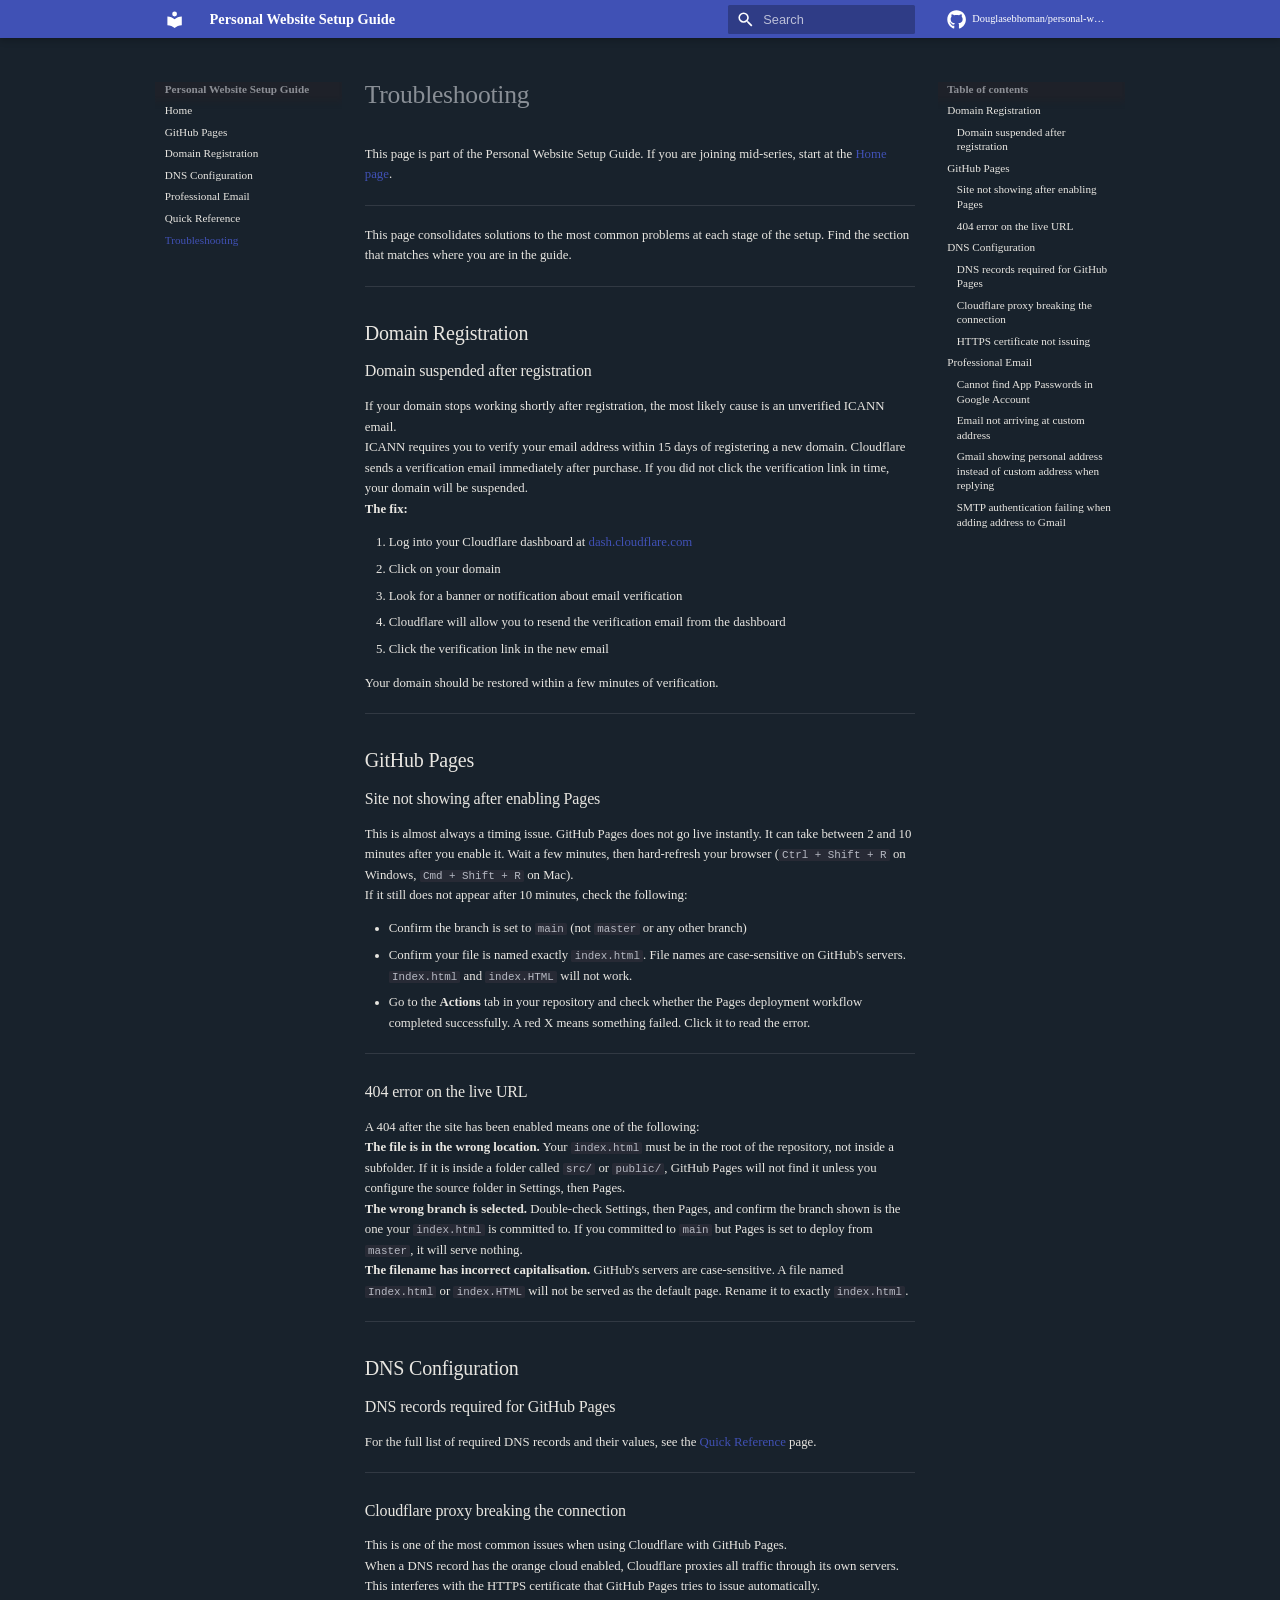
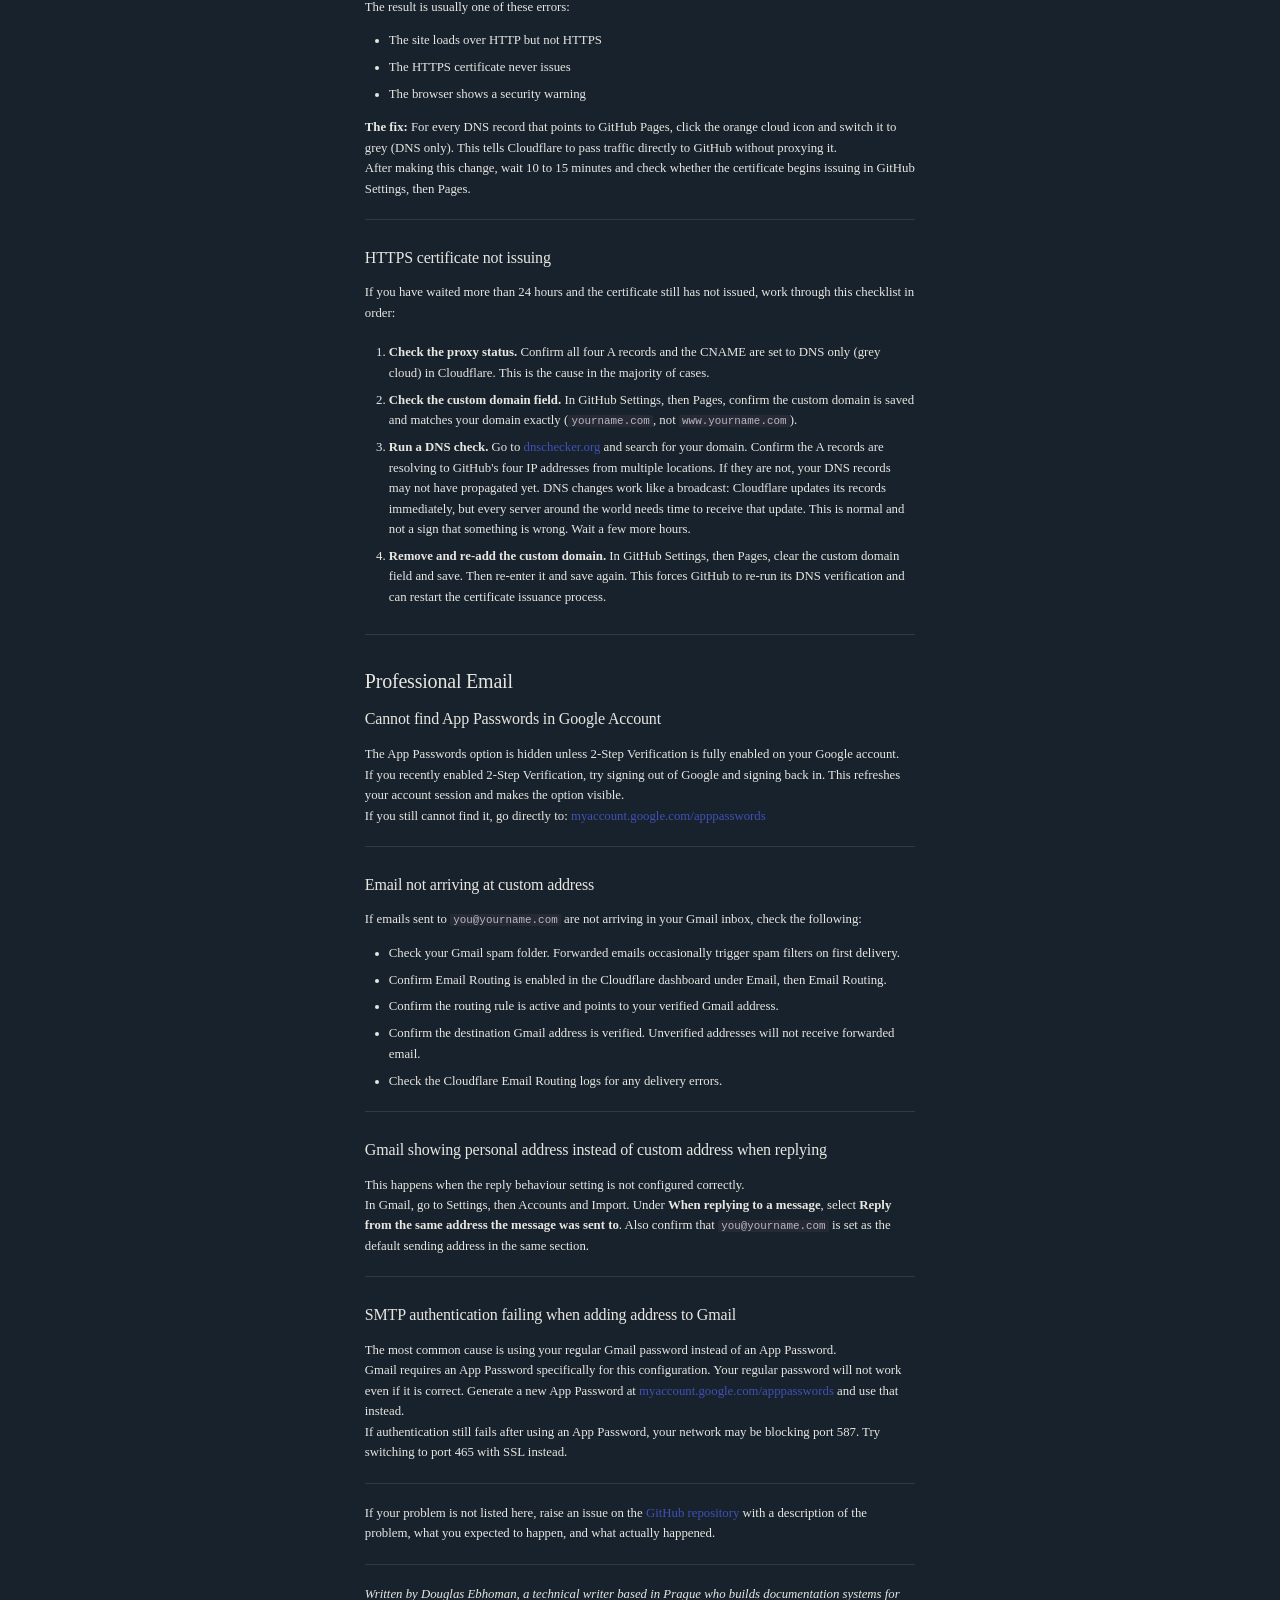
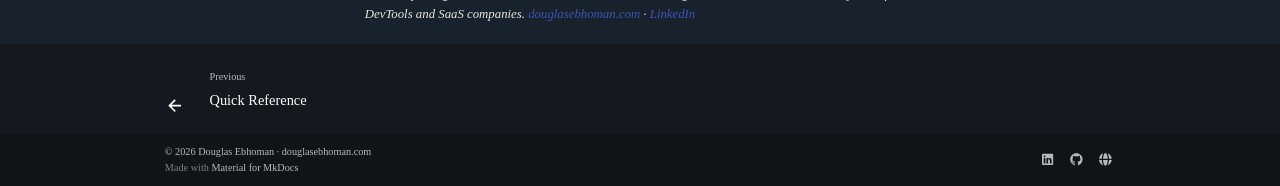
<file: troubleshooting/index.html>
<!doctype html>
<html lang="en" class="no-js">
  <head>
    
      <meta charset="utf-8">
      <meta name="viewport" content="width=device-width,initial-scale=1">
      
        <meta name="description" content="A step-by-step guide to building a personal website with a custom domain, HTTPS, and a professional email address — using free tools.">
      
      
        <meta name="author" content="Douglas Ebhoman">
      
      
        <link rel="canonical" href="https://douglasebhoman.com/personal-website-setup-guide/troubleshooting/">
      
      
        <link rel="prev" href="../part-5-quick-reference/">
      
      
      
        
      
      
      <link rel="icon" href="../assets/images/favicon.png">
      <meta name="generator" content="mkdocs-1.6.1, mkdocs-material-9.7.6">
    
    
      
        <title>Troubleshooting - Personal Website Setup Guide</title>
      
    
    
      <link rel="stylesheet" href="../assets/stylesheets/main.484c7ddc.min.css">
      
        
        <link rel="stylesheet" href="../assets/stylesheets/palette.ab4e12ef.min.css">
      
      


    
    
      
    
    
      
    
    
      <link rel="stylesheet" href="../stylesheets/brand.css">
    
    <script>__md_scope=new URL("..",location),__md_hash=e=>[...e].reduce(((e,_)=>(e<<5)-e+_.charCodeAt(0)),0),__md_get=(e,_=localStorage,t=__md_scope)=>JSON.parse(_.getItem(t.pathname+"."+e)),__md_set=(e,_,t=localStorage,a=__md_scope)=>{try{t.setItem(a.pathname+"."+e,JSON.stringify(_))}catch(e){}}</script>
    
      

    
    
  </head>
  
  
    
    
    
    
    
    <body dir="ltr" data-md-color-scheme="slate" data-md-color-primary="custom" data-md-color-accent="custom">
  
    
    <input class="md-toggle" data-md-toggle="drawer" type="checkbox" id="__drawer" autocomplete="off">
    <input class="md-toggle" data-md-toggle="search" type="checkbox" id="__search" autocomplete="off">
    <label class="md-overlay" for="__drawer"></label>
    <div data-md-component="skip">
      
        
        <a href="#troubleshooting" class="md-skip">
          Skip to content
        </a>
      
    </div>
    <div data-md-component="announce">
      
    </div>
    
    
      

  

<header class="md-header md-header--shadow" data-md-component="header">
  <nav class="md-header__inner md-grid" aria-label="Header">
    <a href=".." title="Personal Website Setup Guide" class="md-header__button md-logo" aria-label="Personal Website Setup Guide" data-md-component="logo">
      
  
  <svg xmlns="http://www.w3.org/2000/svg" viewBox="0 0 24 24"><path d="M12 8a3 3 0 0 0 3-3 3 3 0 0 0-3-3 3 3 0 0 0-3 3 3 3 0 0 0 3 3m0 3.54C9.64 9.35 6.5 8 3 8v11c3.5 0 6.64 1.35 9 3.54 2.36-2.19 5.5-3.54 9-3.54V8c-3.5 0-6.64 1.35-9 3.54"/></svg>

    </a>
    <label class="md-header__button md-icon" for="__drawer">
      
      <svg xmlns="http://www.w3.org/2000/svg" viewBox="0 0 24 24"><path d="M3 6h18v2H3zm0 5h18v2H3zm0 5h18v2H3z"/></svg>
    </label>
    <div class="md-header__title" data-md-component="header-title">
      <div class="md-header__ellipsis">
        <div class="md-header__topic">
          <span class="md-ellipsis">
            Personal Website Setup Guide
          </span>
        </div>
        <div class="md-header__topic" data-md-component="header-topic">
          <span class="md-ellipsis">
            
              Troubleshooting
            
          </span>
        </div>
      </div>
    </div>
    
      
    
    
    
    
      
      
        <label class="md-header__button md-icon" for="__search">
          
          <svg xmlns="http://www.w3.org/2000/svg" viewBox="0 0 24 24"><path d="M9.5 3A6.5 6.5 0 0 1 16 9.5c0 1.61-.59 3.09-1.56 4.23l.27.27h.79l5 5-1.5 1.5-5-5v-.79l-.27-.27A6.52 6.52 0 0 1 9.5 16 6.5 6.5 0 0 1 3 9.5 6.5 6.5 0 0 1 9.5 3m0 2C7 5 5 7 5 9.5S7 14 9.5 14 14 12 14 9.5 12 5 9.5 5"/></svg>
        </label>
        <div class="md-search" data-md-component="search" role="dialog">
  <label class="md-search__overlay" for="__search"></label>
  <div class="md-search__inner" role="search">
    <form class="md-search__form" name="search">
      <input type="text" class="md-search__input" name="query" aria-label="Search" placeholder="Search" autocapitalize="off" autocorrect="off" autocomplete="off" spellcheck="false" data-md-component="search-query" required>
      <label class="md-search__icon md-icon" for="__search">
        
        <svg xmlns="http://www.w3.org/2000/svg" viewBox="0 0 24 24"><path d="M9.5 3A6.5 6.5 0 0 1 16 9.5c0 1.61-.59 3.09-1.56 4.23l.27.27h.79l5 5-1.5 1.5-5-5v-.79l-.27-.27A6.52 6.52 0 0 1 9.5 16 6.5 6.5 0 0 1 3 9.5 6.5 6.5 0 0 1 9.5 3m0 2C7 5 5 7 5 9.5S7 14 9.5 14 14 12 14 9.5 12 5 9.5 5"/></svg>
        
        <svg xmlns="http://www.w3.org/2000/svg" viewBox="0 0 24 24"><path d="M20 11v2H8l5.5 5.5-1.42 1.42L4.16 12l7.92-7.92L13.5 5.5 8 11z"/></svg>
      </label>
      <nav class="md-search__options" aria-label="Search">
        
        <button type="reset" class="md-search__icon md-icon" title="Clear" aria-label="Clear" tabindex="-1">
          
          <svg xmlns="http://www.w3.org/2000/svg" viewBox="0 0 24 24"><path d="M19 6.41 17.59 5 12 10.59 6.41 5 5 6.41 10.59 12 5 17.59 6.41 19 12 13.41 17.59 19 19 17.59 13.41 12z"/></svg>
        </button>
      </nav>
      
        <div class="md-search__suggest" data-md-component="search-suggest"></div>
      
    </form>
    <div class="md-search__output">
      <div class="md-search__scrollwrap" tabindex="0" data-md-scrollfix>
        <div class="md-search-result" data-md-component="search-result">
          <div class="md-search-result__meta">
            Initializing search
          </div>
          <ol class="md-search-result__list" role="presentation"></ol>
        </div>
      </div>
    </div>
  </div>
</div>
      
    
    
      <div class="md-header__source">
        <a href="https://github.com/Douglasebhoman/personal-website-setup-guide" title="Go to repository" class="md-source" data-md-component="source">
  <div class="md-source__icon md-icon">
    
    <svg xmlns="http://www.w3.org/2000/svg" viewBox="0 0 512 512"><!--! Font Awesome Free 7.1.0 by @fontawesome - https://fontawesome.com License - https://fontawesome.com/license/free (Icons: CC BY 4.0, Fonts: SIL OFL 1.1, Code: MIT License) Copyright 2025 Fonticons, Inc.--><path d="M173.9 397.4c0 2-2.3 3.6-5.2 3.6-3.3.3-5.6-1.3-5.6-3.6 0-2 2.3-3.6 5.2-3.6 3-.3 5.6 1.3 5.6 3.6m-31.1-4.5c-.7 2 1.3 4.3 4.3 4.9 2.6 1 5.6 0 6.2-2s-1.3-4.3-4.3-5.2c-2.6-.7-5.5.3-6.2 2.3m44.2-1.7c-2.9.7-4.9 2.6-4.6 4.9.3 2 2.9 3.3 5.9 2.6 2.9-.7 4.9-2.6 4.6-4.6-.3-1.9-3-3.2-5.9-2.9M252.8 8C114.1 8 8 113.3 8 252c0 110.9 69.8 205.8 169.5 239.2 12.8 2.3 17.3-5.6 17.3-12.1 0-6.2-.3-40.4-.3-61.4 0 0-70 15-84.7-29.8 0 0-11.4-29.1-27.8-36.6 0 0-22.9-15.7 1.6-15.4 0 0 24.9 2 38.6 25.8 21.9 38.6 58.6 27.5 72.9 20.9 2.3-16 8.8-27.1 16-33.7-55.9-6.2-112.3-14.3-112.3-110.5 0-27.5 7.6-41.3 23.6-58.9-2.6-6.5-11.1-33.3 2.6-67.9 20.9-6.5 69 27 69 27 20-5.6 41.5-8.5 62.8-8.5s42.8 2.9 62.8 8.5c0 0 48.1-33.6 69-27 13.7 34.7 5.2 61.4 2.6 67.9 16 17.7 25.8 31.5 25.8 58.9 0 96.5-58.9 104.2-114.8 110.5 9.2 7.9 17 22.9 17 46.4 0 33.7-.3 75.4-.3 83.6 0 6.5 4.6 14.4 17.3 12.1C436.2 457.8 504 362.9 504 252 504 113.3 391.5 8 252.8 8M105.2 352.9c-1.3 1-1 3.3.7 5.2 1.6 1.6 3.9 2.3 5.2 1 1.3-1 1-3.3-.7-5.2-1.6-1.6-3.9-2.3-5.2-1m-10.8-8.1c-.7 1.3.3 2.9 2.3 3.9 1.6 1 3.6.7 4.3-.7.7-1.3-.3-2.9-2.3-3.9-2-.6-3.6-.3-4.3.7m32.4 35.6c-1.6 1.3-1 4.3 1.3 6.2 2.3 2.3 5.2 2.6 6.5 1 1.3-1.3.7-4.3-1.3-6.2-2.2-2.3-5.2-2.6-6.5-1m-11.4-14.7c-1.6 1-1.6 3.6 0 5.9s4.3 3.3 5.6 2.3c1.6-1.3 1.6-3.9 0-6.2-1.4-2.3-4-3.3-5.6-2"/></svg>
  </div>
  <div class="md-source__repository">
    Douglasebhoman/personal-website-setup-guide
  </div>
</a>
      </div>
    
  </nav>
  
</header>
    
    <div class="md-container" data-md-component="container">
      
      
        
          
        
      
      <main class="md-main" data-md-component="main">
        <div class="md-main__inner md-grid">
          
            
              
              <div class="md-sidebar md-sidebar--primary" data-md-component="sidebar" data-md-type="navigation" >
                <div class="md-sidebar__scrollwrap">
                  <div class="md-sidebar__inner">
                    



<nav class="md-nav md-nav--primary" aria-label="Navigation" data-md-level="0">
  <label class="md-nav__title" for="__drawer">
    <a href=".." title="Personal Website Setup Guide" class="md-nav__button md-logo" aria-label="Personal Website Setup Guide" data-md-component="logo">
      
  
  <svg xmlns="http://www.w3.org/2000/svg" viewBox="0 0 24 24"><path d="M12 8a3 3 0 0 0 3-3 3 3 0 0 0-3-3 3 3 0 0 0-3 3 3 3 0 0 0 3 3m0 3.54C9.64 9.35 6.5 8 3 8v11c3.5 0 6.64 1.35 9 3.54 2.36-2.19 5.5-3.54 9-3.54V8c-3.5 0-6.64 1.35-9 3.54"/></svg>

    </a>
    Personal Website Setup Guide
  </label>
  
    <div class="md-nav__source">
      <a href="https://github.com/Douglasebhoman/personal-website-setup-guide" title="Go to repository" class="md-source" data-md-component="source">
  <div class="md-source__icon md-icon">
    
    <svg xmlns="http://www.w3.org/2000/svg" viewBox="0 0 512 512"><!--! Font Awesome Free 7.1.0 by @fontawesome - https://fontawesome.com License - https://fontawesome.com/license/free (Icons: CC BY 4.0, Fonts: SIL OFL 1.1, Code: MIT License) Copyright 2025 Fonticons, Inc.--><path d="M173.9 397.4c0 2-2.3 3.6-5.2 3.6-3.3.3-5.6-1.3-5.6-3.6 0-2 2.3-3.6 5.2-3.6 3-.3 5.6 1.3 5.6 3.6m-31.1-4.5c-.7 2 1.3 4.3 4.3 4.9 2.6 1 5.6 0 6.2-2s-1.3-4.3-4.3-5.2c-2.6-.7-5.5.3-6.2 2.3m44.2-1.7c-2.9.7-4.9 2.6-4.6 4.9.3 2 2.9 3.3 5.9 2.6 2.9-.7 4.9-2.6 4.6-4.6-.3-1.9-3-3.2-5.9-2.9M252.8 8C114.1 8 8 113.3 8 252c0 110.9 69.8 205.8 169.5 239.2 12.8 2.3 17.3-5.6 17.3-12.1 0-6.2-.3-40.4-.3-61.4 0 0-70 15-84.7-29.8 0 0-11.4-29.1-27.8-36.6 0 0-22.9-15.7 1.6-15.4 0 0 24.9 2 38.6 25.8 21.9 38.6 58.6 27.5 72.9 20.9 2.3-16 8.8-27.1 16-33.7-55.9-6.2-112.3-14.3-112.3-110.5 0-27.5 7.6-41.3 23.6-58.9-2.6-6.5-11.1-33.3 2.6-67.9 20.9-6.5 69 27 69 27 20-5.6 41.5-8.5 62.8-8.5s42.8 2.9 62.8 8.5c0 0 48.1-33.6 69-27 13.7 34.7 5.2 61.4 2.6 67.9 16 17.7 25.8 31.5 25.8 58.9 0 96.5-58.9 104.2-114.8 110.5 9.2 7.9 17 22.9 17 46.4 0 33.7-.3 75.4-.3 83.6 0 6.5 4.6 14.4 17.3 12.1C436.2 457.8 504 362.9 504 252 504 113.3 391.5 8 252.8 8M105.2 352.9c-1.3 1-1 3.3.7 5.2 1.6 1.6 3.9 2.3 5.2 1 1.3-1 1-3.3-.7-5.2-1.6-1.6-3.9-2.3-5.2-1m-10.8-8.1c-.7 1.3.3 2.9 2.3 3.9 1.6 1 3.6.7 4.3-.7.7-1.3-.3-2.9-2.3-3.9-2-.6-3.6-.3-4.3.7m32.4 35.6c-1.6 1.3-1 4.3 1.3 6.2 2.3 2.3 5.2 2.6 6.5 1 1.3-1.3.7-4.3-1.3-6.2-2.2-2.3-5.2-2.6-6.5-1m-11.4-14.7c-1.6 1-1.6 3.6 0 5.9s4.3 3.3 5.6 2.3c1.6-1.3 1.6-3.9 0-6.2-1.4-2.3-4-3.3-5.6-2"/></svg>
  </div>
  <div class="md-source__repository">
    Douglasebhoman/personal-website-setup-guide
  </div>
</a>
    </div>
  
  <ul class="md-nav__list" data-md-scrollfix>
    
      
      
  
  
  
  
    <li class="md-nav__item">
      <a href=".." class="md-nav__link">
        
  
  
  <span class="md-ellipsis">
    
  
    Home
  

    
  </span>
  
  

      </a>
    </li>
  

    
      
      
  
  
  
  
    <li class="md-nav__item">
      <a href="../part-1-github-pages/" class="md-nav__link">
        
  
  
  <span class="md-ellipsis">
    
  
    GitHub Pages
  

    
  </span>
  
  

      </a>
    </li>
  

    
      
      
  
  
  
  
    <li class="md-nav__item">
      <a href="../part-2-domain-registration/" class="md-nav__link">
        
  
  
  <span class="md-ellipsis">
    
  
    Domain Registration
  

    
  </span>
  
  

      </a>
    </li>
  

    
      
      
  
  
  
  
    <li class="md-nav__item">
      <a href="../part-3-dns-configuration/" class="md-nav__link">
        
  
  
  <span class="md-ellipsis">
    
  
    DNS Configuration
  

    
  </span>
  
  

      </a>
    </li>
  

    
      
      
  
  
  
  
    <li class="md-nav__item">
      <a href="../part-4-professional-email/" class="md-nav__link">
        
  
  
  <span class="md-ellipsis">
    
  
    Professional Email
  

    
  </span>
  
  

      </a>
    </li>
  

    
      
      
  
  
  
  
    <li class="md-nav__item">
      <a href="../part-5-quick-reference/" class="md-nav__link">
        
  
  
  <span class="md-ellipsis">
    
  
    Quick Reference
  

    
  </span>
  
  

      </a>
    </li>
  

    
      
      
  
  
    
  
  
  
    <li class="md-nav__item md-nav__item--active">
      
      <input class="md-nav__toggle md-toggle" type="checkbox" id="__toc">
      
      
        
      
      
        <label class="md-nav__link md-nav__link--active" for="__toc">
          
  
  
  <span class="md-ellipsis">
    
  
    Troubleshooting
  

    
  </span>
  
  

          <span class="md-nav__icon md-icon"></span>
        </label>
      
      <a href="./" class="md-nav__link md-nav__link--active">
        
  
  
  <span class="md-ellipsis">
    
  
    Troubleshooting
  

    
  </span>
  
  

      </a>
      
        

<nav class="md-nav md-nav--secondary" aria-label="Table of contents">
  
  
  
    
  
  
    <label class="md-nav__title" for="__toc">
      <span class="md-nav__icon md-icon"></span>
      Table of contents
    </label>
    <ul class="md-nav__list" data-md-component="toc" data-md-scrollfix>
      
        <li class="md-nav__item">
  <a href="#domain-registration" class="md-nav__link">
    <span class="md-ellipsis">
      
        Domain Registration
      
    </span>
  </a>
  
    <nav class="md-nav" aria-label="Domain Registration">
      <ul class="md-nav__list">
        
          <li class="md-nav__item">
  <a href="#domain-suspended-after-registration" class="md-nav__link">
    <span class="md-ellipsis">
      
        Domain suspended after registration
      
    </span>
  </a>
  
</li>
        
      </ul>
    </nav>
  
</li>
      
        <li class="md-nav__item">
  <a href="#github-pages" class="md-nav__link">
    <span class="md-ellipsis">
      
        GitHub Pages
      
    </span>
  </a>
  
    <nav class="md-nav" aria-label="GitHub Pages">
      <ul class="md-nav__list">
        
          <li class="md-nav__item">
  <a href="#site-not-showing-after-enabling-pages" class="md-nav__link">
    <span class="md-ellipsis">
      
        Site not showing after enabling Pages
      
    </span>
  </a>
  
</li>
        
          <li class="md-nav__item">
  <a href="#404-error-on-the-live-url" class="md-nav__link">
    <span class="md-ellipsis">
      
        404 error on the live URL
      
    </span>
  </a>
  
</li>
        
      </ul>
    </nav>
  
</li>
      
        <li class="md-nav__item">
  <a href="#dns-configuration" class="md-nav__link">
    <span class="md-ellipsis">
      
        DNS Configuration
      
    </span>
  </a>
  
    <nav class="md-nav" aria-label="DNS Configuration">
      <ul class="md-nav__list">
        
          <li class="md-nav__item">
  <a href="#dns-records-required-for-github-pages" class="md-nav__link">
    <span class="md-ellipsis">
      
        DNS records required for GitHub Pages
      
    </span>
  </a>
  
</li>
        
          <li class="md-nav__item">
  <a href="#cloudflare-proxy-breaking-the-connection" class="md-nav__link">
    <span class="md-ellipsis">
      
        Cloudflare proxy breaking the connection
      
    </span>
  </a>
  
</li>
        
          <li class="md-nav__item">
  <a href="#https-certificate-not-issuing" class="md-nav__link">
    <span class="md-ellipsis">
      
        HTTPS certificate not issuing
      
    </span>
  </a>
  
</li>
        
      </ul>
    </nav>
  
</li>
      
        <li class="md-nav__item">
  <a href="#professional-email" class="md-nav__link">
    <span class="md-ellipsis">
      
        Professional Email
      
    </span>
  </a>
  
    <nav class="md-nav" aria-label="Professional Email">
      <ul class="md-nav__list">
        
          <li class="md-nav__item">
  <a href="#cannot-find-app-passwords-in-google-account" class="md-nav__link">
    <span class="md-ellipsis">
      
        Cannot find App Passwords in Google Account
      
    </span>
  </a>
  
</li>
        
          <li class="md-nav__item">
  <a href="#email-not-arriving-at-custom-address" class="md-nav__link">
    <span class="md-ellipsis">
      
        Email not arriving at custom address
      
    </span>
  </a>
  
</li>
        
          <li class="md-nav__item">
  <a href="#gmail-showing-personal-address-instead-of-custom-address-when-replying" class="md-nav__link">
    <span class="md-ellipsis">
      
        Gmail showing personal address instead of custom address when replying
      
    </span>
  </a>
  
</li>
        
          <li class="md-nav__item">
  <a href="#smtp-authentication-failing-when-adding-address-to-gmail" class="md-nav__link">
    <span class="md-ellipsis">
      
        SMTP authentication failing when adding address to Gmail
      
    </span>
  </a>
  
</li>
        
      </ul>
    </nav>
  
</li>
      
    </ul>
  
</nav>
      
    </li>
  

    
  </ul>
</nav>
                  </div>
                </div>
              </div>
            
            
              
              <div class="md-sidebar md-sidebar--secondary" data-md-component="sidebar" data-md-type="toc" >
                <div class="md-sidebar__scrollwrap">
                  <div class="md-sidebar__inner">
                    

<nav class="md-nav md-nav--secondary" aria-label="Table of contents">
  
  
  
    
  
  
    <label class="md-nav__title" for="__toc">
      <span class="md-nav__icon md-icon"></span>
      Table of contents
    </label>
    <ul class="md-nav__list" data-md-component="toc" data-md-scrollfix>
      
        <li class="md-nav__item">
  <a href="#domain-registration" class="md-nav__link">
    <span class="md-ellipsis">
      
        Domain Registration
      
    </span>
  </a>
  
    <nav class="md-nav" aria-label="Domain Registration">
      <ul class="md-nav__list">
        
          <li class="md-nav__item">
  <a href="#domain-suspended-after-registration" class="md-nav__link">
    <span class="md-ellipsis">
      
        Domain suspended after registration
      
    </span>
  </a>
  
</li>
        
      </ul>
    </nav>
  
</li>
      
        <li class="md-nav__item">
  <a href="#github-pages" class="md-nav__link">
    <span class="md-ellipsis">
      
        GitHub Pages
      
    </span>
  </a>
  
    <nav class="md-nav" aria-label="GitHub Pages">
      <ul class="md-nav__list">
        
          <li class="md-nav__item">
  <a href="#site-not-showing-after-enabling-pages" class="md-nav__link">
    <span class="md-ellipsis">
      
        Site not showing after enabling Pages
      
    </span>
  </a>
  
</li>
        
          <li class="md-nav__item">
  <a href="#404-error-on-the-live-url" class="md-nav__link">
    <span class="md-ellipsis">
      
        404 error on the live URL
      
    </span>
  </a>
  
</li>
        
      </ul>
    </nav>
  
</li>
      
        <li class="md-nav__item">
  <a href="#dns-configuration" class="md-nav__link">
    <span class="md-ellipsis">
      
        DNS Configuration
      
    </span>
  </a>
  
    <nav class="md-nav" aria-label="DNS Configuration">
      <ul class="md-nav__list">
        
          <li class="md-nav__item">
  <a href="#dns-records-required-for-github-pages" class="md-nav__link">
    <span class="md-ellipsis">
      
        DNS records required for GitHub Pages
      
    </span>
  </a>
  
</li>
        
          <li class="md-nav__item">
  <a href="#cloudflare-proxy-breaking-the-connection" class="md-nav__link">
    <span class="md-ellipsis">
      
        Cloudflare proxy breaking the connection
      
    </span>
  </a>
  
</li>
        
          <li class="md-nav__item">
  <a href="#https-certificate-not-issuing" class="md-nav__link">
    <span class="md-ellipsis">
      
        HTTPS certificate not issuing
      
    </span>
  </a>
  
</li>
        
      </ul>
    </nav>
  
</li>
      
        <li class="md-nav__item">
  <a href="#professional-email" class="md-nav__link">
    <span class="md-ellipsis">
      
        Professional Email
      
    </span>
  </a>
  
    <nav class="md-nav" aria-label="Professional Email">
      <ul class="md-nav__list">
        
          <li class="md-nav__item">
  <a href="#cannot-find-app-passwords-in-google-account" class="md-nav__link">
    <span class="md-ellipsis">
      
        Cannot find App Passwords in Google Account
      
    </span>
  </a>
  
</li>
        
          <li class="md-nav__item">
  <a href="#email-not-arriving-at-custom-address" class="md-nav__link">
    <span class="md-ellipsis">
      
        Email not arriving at custom address
      
    </span>
  </a>
  
</li>
        
          <li class="md-nav__item">
  <a href="#gmail-showing-personal-address-instead-of-custom-address-when-replying" class="md-nav__link">
    <span class="md-ellipsis">
      
        Gmail showing personal address instead of custom address when replying
      
    </span>
  </a>
  
</li>
        
          <li class="md-nav__item">
  <a href="#smtp-authentication-failing-when-adding-address-to-gmail" class="md-nav__link">
    <span class="md-ellipsis">
      
        SMTP authentication failing when adding address to Gmail
      
    </span>
  </a>
  
</li>
        
      </ul>
    </nav>
  
</li>
      
    </ul>
  
</nav>
                  </div>
                </div>
              </div>
            
          
          
            <div class="md-content" data-md-component="content">
              
              <article class="md-content__inner md-typeset">
                
                  


  
  


<h1 id="troubleshooting">Troubleshooting<a class="headerlink" href="#troubleshooting" title="Permanent link">&para;</a></h1>
<p>This page is part of the Personal Website Setup Guide. If you are joining mid-series, start at the <a href="../">Home page</a>.</p>
<hr />
<p>This page consolidates solutions to the most common problems at each stage of the setup. Find the section that matches where you are in the guide.</p>
<hr />
<h2 id="domain-registration">Domain Registration<a class="headerlink" href="#domain-registration" title="Permanent link">&para;</a></h2>
<h3 id="domain-suspended-after-registration">Domain suspended after registration<a class="headerlink" href="#domain-suspended-after-registration" title="Permanent link">&para;</a></h3>
<p>If your domain stops working shortly after registration, the most likely cause is an unverified ICANN email.</p>
<p>ICANN requires you to verify your email address within 15 days of registering a new domain. Cloudflare sends a verification email immediately after purchase. If you did not click the verification link in time, your domain will be suspended.</p>
<p><strong>The fix:</strong></p>
<ol>
<li>Log into your Cloudflare dashboard at <a href="https://dash.cloudflare.com">dash.cloudflare.com</a></li>
<li>Click on your domain</li>
<li>Look for a banner or notification about email verification</li>
<li>Cloudflare will allow you to resend the verification email from the dashboard</li>
<li>Click the verification link in the new email</li>
</ol>
<p>Your domain should be restored within a few minutes of verification.</p>
<hr />
<h2 id="github-pages">GitHub Pages<a class="headerlink" href="#github-pages" title="Permanent link">&para;</a></h2>
<h3 id="site-not-showing-after-enabling-pages">Site not showing after enabling Pages<a class="headerlink" href="#site-not-showing-after-enabling-pages" title="Permanent link">&para;</a></h3>
<p>This is almost always a timing issue. GitHub Pages does not go live instantly. It can take between 2 and 10 minutes after you enable it. Wait a few minutes, then hard-refresh your browser (<code>Ctrl + Shift + R</code> on Windows, <code>Cmd + Shift + R</code> on Mac).</p>
<p>If it still does not appear after 10 minutes, check the following:</p>
<ul>
<li>Confirm the branch is set to <code>main</code> (not <code>master</code> or any other branch)</li>
<li>Confirm your file is named exactly <code>index.html</code>. File names are case-sensitive on GitHub's servers. <code>Index.html</code> and <code>index.HTML</code> will not work.</li>
<li>Go to the <strong>Actions</strong> tab in your repository and check whether the Pages deployment workflow completed successfully. A red X means something failed. Click it to read the error.</li>
</ul>
<hr />
<h3 id="404-error-on-the-live-url">404 error on the live URL<a class="headerlink" href="#404-error-on-the-live-url" title="Permanent link">&para;</a></h3>
<p>A 404 after the site has been enabled means one of the following:</p>
<p><strong>The file is in the wrong location.</strong> Your <code>index.html</code> must be in the root of the repository, not inside a subfolder. If it is inside a folder called <code>src/</code> or <code>public/</code>, GitHub Pages will not find it unless you configure the source folder in Settings, then Pages.</p>
<p><strong>The wrong branch is selected.</strong> Double-check Settings, then Pages, and confirm the branch shown is the one your <code>index.html</code> is committed to. If you committed to <code>main</code> but Pages is set to deploy from <code>master</code>, it will serve nothing.</p>
<p><strong>The filename has incorrect capitalisation.</strong> GitHub's servers are case-sensitive. A file named <code>Index.html</code> or <code>index.HTML</code> will not be served as the default page. Rename it to exactly <code>index.html</code>.</p>
<hr />
<h2 id="dns-configuration">DNS Configuration<a class="headerlink" href="#dns-configuration" title="Permanent link">&para;</a></h2>
<h3 id="dns-records-required-for-github-pages">DNS records required for GitHub Pages<a class="headerlink" href="#dns-records-required-for-github-pages" title="Permanent link">&para;</a></h3>
<p>For the full list of required DNS records and their values, see the <a href="../part-5-quick-reference/">Quick Reference</a> page.</p>
<hr />
<h3 id="cloudflare-proxy-breaking-the-connection">Cloudflare proxy breaking the connection<a class="headerlink" href="#cloudflare-proxy-breaking-the-connection" title="Permanent link">&para;</a></h3>
<p>This is one of the most common issues when using Cloudflare with GitHub Pages.</p>
<p>When a DNS record has the orange cloud enabled, Cloudflare proxies all traffic through its own servers. This interferes with the HTTPS certificate that GitHub Pages tries to issue automatically.</p>
<p>The result is usually one of these errors:</p>
<ul>
<li>The site loads over HTTP but not HTTPS</li>
<li>The HTTPS certificate never issues</li>
<li>The browser shows a security warning</li>
</ul>
<p><strong>The fix:</strong> For every DNS record that points to GitHub Pages, click the orange cloud icon and switch it to grey (DNS only). This tells Cloudflare to pass traffic directly to GitHub without proxying it.</p>
<p>After making this change, wait 10 to 15 minutes and check whether the certificate begins issuing in GitHub Settings, then Pages.</p>
<hr />
<h3 id="https-certificate-not-issuing">HTTPS certificate not issuing<a class="headerlink" href="#https-certificate-not-issuing" title="Permanent link">&para;</a></h3>
<p>If you have waited more than 24 hours and the certificate still has not issued, work through this checklist in order:</p>
<ol>
<li>
<p><strong>Check the proxy status.</strong> Confirm all four A records and the CNAME are set to DNS only (grey cloud) in Cloudflare. This is the cause in the majority of cases.</p>
</li>
<li>
<p><strong>Check the custom domain field.</strong> In GitHub Settings, then Pages, confirm the custom domain is saved and matches your domain exactly (<code>yourname.com</code>, not <code>www.yourname.com</code>).</p>
</li>
<li>
<p><strong>Run a DNS check.</strong> Go to <a href="https://dnschecker.org">dnschecker.org</a> and search for your domain. Confirm the A records are resolving to GitHub's four IP addresses from multiple locations. If they are not, your DNS records may not have propagated yet. DNS changes work like a broadcast: Cloudflare updates its records immediately, but every server around the world needs time to receive that update. This is normal and not a sign that something is wrong. Wait a few more hours.</p>
</li>
<li>
<p><strong>Remove and re-add the custom domain.</strong> In GitHub Settings, then Pages, clear the custom domain field and save. Then re-enter it and save again. This forces GitHub to re-run its DNS verification and can restart the certificate issuance process.</p>
</li>
</ol>
<hr />
<h2 id="professional-email">Professional Email<a class="headerlink" href="#professional-email" title="Permanent link">&para;</a></h2>
<h3 id="cannot-find-app-passwords-in-google-account">Cannot find App Passwords in Google Account<a class="headerlink" href="#cannot-find-app-passwords-in-google-account" title="Permanent link">&para;</a></h3>
<p>The App Passwords option is hidden unless 2-Step Verification is fully enabled on your Google account.</p>
<p>If you recently enabled 2-Step Verification, try signing out of Google and signing back in. This refreshes your account session and makes the option visible.</p>
<p>If you still cannot find it, go directly to: <a href="https://myaccount.google.com/apppasswords">myaccount.google.com/apppasswords</a></p>
<hr />
<h3 id="email-not-arriving-at-custom-address">Email not arriving at custom address<a class="headerlink" href="#email-not-arriving-at-custom-address" title="Permanent link">&para;</a></h3>
<p>If emails sent to <code>you@yourname.com</code> are not arriving in your Gmail inbox, check the following:</p>
<ul>
<li>Check your Gmail spam folder. Forwarded emails occasionally trigger spam filters on first delivery.</li>
<li>Confirm Email Routing is enabled in the Cloudflare dashboard under Email, then Email Routing.</li>
<li>Confirm the routing rule is active and points to your verified Gmail address.</li>
<li>Confirm the destination Gmail address is verified. Unverified addresses will not receive forwarded email.</li>
<li>Check the Cloudflare Email Routing logs for any delivery errors.</li>
</ul>
<hr />
<h3 id="gmail-showing-personal-address-instead-of-custom-address-when-replying">Gmail showing personal address instead of custom address when replying<a class="headerlink" href="#gmail-showing-personal-address-instead-of-custom-address-when-replying" title="Permanent link">&para;</a></h3>
<p>This happens when the reply behaviour setting is not configured correctly.</p>
<p>In Gmail, go to Settings, then Accounts and Import. Under <strong>When replying to a message</strong>, select <strong>Reply from the same address the message was sent to</strong>. Also confirm that <code>you@yourname.com</code> is set as the default sending address in the same section.</p>
<hr />
<h3 id="smtp-authentication-failing-when-adding-address-to-gmail">SMTP authentication failing when adding address to Gmail<a class="headerlink" href="#smtp-authentication-failing-when-adding-address-to-gmail" title="Permanent link">&para;</a></h3>
<p>The most common cause is using your regular Gmail password instead of an App Password.</p>
<p>Gmail requires an App Password specifically for this configuration. Your regular password will not work even if it is correct. Generate a new App Password at <a href="https://myaccount.google.com/apppasswords">myaccount.google.com/apppasswords</a> and use that instead.</p>
<p>If authentication still fails after using an App Password, your network may be blocking port 587. Try switching to port 465 with SSL instead.</p>
<hr />
<p>If your problem is not listed here, raise an issue on the <a href="https://github.com/Douglasebhoman/personal-website-setup-guide">GitHub repository</a> with a description of the problem, what you expected to happen, and what actually happened.</p>
<hr />
<p><em>Written by Douglas Ebhoman, a technical writer based in Prague who builds documentation systems for DevTools and SaaS companies.</em>
<em><a href="https://douglasebhoman.com">douglasebhoman.com</a> · <a href="https://linkedin.com/in/douglas-ebhoman-757329289">LinkedIn</a></em></p>












                
              </article>
            </div>
          
          
<script>var target=document.getElementById(location.hash.slice(1));target&&target.name&&(target.checked=target.name.startsWith("__tabbed_"))</script>
        </div>
        
          <button type="button" class="md-top md-icon" data-md-component="top" hidden>
  
  <svg xmlns="http://www.w3.org/2000/svg" viewBox="0 0 24 24"><path d="M13 20h-2V8l-5.5 5.5-1.42-1.42L12 4.16l7.92 7.92-1.42 1.42L13 8z"/></svg>
  Back to top
</button>
        
      </main>
      
        <footer class="md-footer">
  
    
      
      <nav class="md-footer__inner md-grid" aria-label="Footer" >
        
          
          <a href="../part-5-quick-reference/" class="md-footer__link md-footer__link--prev" aria-label="Previous: Quick Reference">
            <div class="md-footer__button md-icon">
              
              <svg xmlns="http://www.w3.org/2000/svg" viewBox="0 0 24 24"><path d="M20 11v2H8l5.5 5.5-1.42 1.42L4.16 12l7.92-7.92L13.5 5.5 8 11z"/></svg>
            </div>
            <div class="md-footer__title">
              <span class="md-footer__direction">
                Previous
              </span>
              <div class="md-ellipsis">
                Quick Reference
              </div>
            </div>
          </a>
        
        
      </nav>
    
  
  <div class="md-footer-meta md-typeset">
    <div class="md-footer-meta__inner md-grid">
      <div class="md-copyright">
  
    <div class="md-copyright__highlight">
      © 2026 Douglas Ebhoman · <a href="https://douglasebhoman.com">douglasebhoman.com</a>
    </div>
  
  
    Made with
    <a href="https://squidfunk.github.io/mkdocs-material/" target="_blank" rel="noopener">
      Material for MkDocs
    </a>
  
</div>
      
        
<div class="md-social">
  
    
    
    
    
      
      
    
    <a href="https://linkedin.com/in/douglas-ebhoman-757329289" target="_blank" rel="noopener" title="linkedin.com" class="md-social__link">
      <svg xmlns="http://www.w3.org/2000/svg" viewBox="0 0 448 512"><!--! Font Awesome Free 7.1.0 by @fontawesome - https://fontawesome.com License - https://fontawesome.com/license/free (Icons: CC BY 4.0, Fonts: SIL OFL 1.1, Code: MIT License) Copyright 2025 Fonticons, Inc.--><path d="M416 32H31.9C14.3 32 0 46.5 0 64.3v383.4C0 465.5 14.3 480 31.9 480H416c17.6 0 32-14.5 32-32.3V64.3c0-17.8-14.4-32.3-32-32.3M135.4 416H69V202.2h66.5V416zM102.2 96a38.5 38.5 0 1 1 0 77 38.5 38.5 0 1 1 0-77m282.1 320h-66.4V312c0-24.8-.5-56.7-34.5-56.7-34.6 0-39.9 27-39.9 54.9V416h-66.4V202.2h63.7v29.2h.9c8.9-16.8 30.6-34.5 62.9-34.5 67.2 0 79.7 44.3 79.7 101.9z"/></svg>
    </a>
  
    
    
    
    
      
      
    
    <a href="https://github.com/Douglasebhoman" target="_blank" rel="noopener" title="github.com" class="md-social__link">
      <svg xmlns="http://www.w3.org/2000/svg" viewBox="0 0 512 512"><!--! Font Awesome Free 7.1.0 by @fontawesome - https://fontawesome.com License - https://fontawesome.com/license/free (Icons: CC BY 4.0, Fonts: SIL OFL 1.1, Code: MIT License) Copyright 2025 Fonticons, Inc.--><path d="M173.9 397.4c0 2-2.3 3.6-5.2 3.6-3.3.3-5.6-1.3-5.6-3.6 0-2 2.3-3.6 5.2-3.6 3-.3 5.6 1.3 5.6 3.6m-31.1-4.5c-.7 2 1.3 4.3 4.3 4.9 2.6 1 5.6 0 6.2-2s-1.3-4.3-4.3-5.2c-2.6-.7-5.5.3-6.2 2.3m44.2-1.7c-2.9.7-4.9 2.6-4.6 4.9.3 2 2.9 3.3 5.9 2.6 2.9-.7 4.9-2.6 4.6-4.6-.3-1.9-3-3.2-5.9-2.9M252.8 8C114.1 8 8 113.3 8 252c0 110.9 69.8 205.8 169.5 239.2 12.8 2.3 17.3-5.6 17.3-12.1 0-6.2-.3-40.4-.3-61.4 0 0-70 15-84.7-29.8 0 0-11.4-29.1-27.8-36.6 0 0-22.9-15.7 1.6-15.4 0 0 24.9 2 38.6 25.8 21.9 38.6 58.6 27.5 72.9 20.9 2.3-16 8.8-27.1 16-33.7-55.9-6.2-112.3-14.3-112.3-110.5 0-27.5 7.6-41.3 23.6-58.9-2.6-6.5-11.1-33.3 2.6-67.9 20.9-6.5 69 27 69 27 20-5.6 41.5-8.5 62.8-8.5s42.8 2.9 62.8 8.5c0 0 48.1-33.6 69-27 13.7 34.7 5.2 61.4 2.6 67.9 16 17.7 25.8 31.5 25.8 58.9 0 96.5-58.9 104.2-114.8 110.5 9.2 7.9 17 22.9 17 46.4 0 33.7-.3 75.4-.3 83.6 0 6.5 4.6 14.4 17.3 12.1C436.2 457.8 504 362.9 504 252 504 113.3 391.5 8 252.8 8M105.2 352.9c-1.3 1-1 3.3.7 5.2 1.6 1.6 3.9 2.3 5.2 1 1.3-1 1-3.3-.7-5.2-1.6-1.6-3.9-2.3-5.2-1m-10.8-8.1c-.7 1.3.3 2.9 2.3 3.9 1.6 1 3.6.7 4.3-.7.7-1.3-.3-2.9-2.3-3.9-2-.6-3.6-.3-4.3.7m32.4 35.6c-1.6 1.3-1 4.3 1.3 6.2 2.3 2.3 5.2 2.6 6.5 1 1.3-1.3.7-4.3-1.3-6.2-2.2-2.3-5.2-2.6-6.5-1m-11.4-14.7c-1.6 1-1.6 3.6 0 5.9s4.3 3.3 5.6 2.3c1.6-1.3 1.6-3.9 0-6.2-1.4-2.3-4-3.3-5.6-2"/></svg>
    </a>
  
    
    
    
    
      
      
    
    <a href="https://douglasebhoman.com" target="_blank" rel="noopener" title="douglasebhoman.com" class="md-social__link">
      <svg xmlns="http://www.w3.org/2000/svg" viewBox="0 0 512 512"><!--! Font Awesome Free 7.1.0 by @fontawesome - https://fontawesome.com License - https://fontawesome.com/license/free (Icons: CC BY 4.0, Fonts: SIL OFL 1.1, Code: MIT License) Copyright 2025 Fonticons, Inc.--><path d="M351.9 280H161c2.9 64.5 17.2 123.9 37.5 167.4 11.4 24.5 23.7 41.8 35.1 52.4 11.2 10.5 18.9 12.2 22.9 12.2s11.7-1.7 22.9-12.2c11.4-10.6 23.7-28 35.1-52.4 20.3-43.5 34.6-102.9 37.5-167.4zm-191-48h190.9c-2.8-64.5-17.1-123.9-37.4-167.4-11.4-24.4-23.7-41.8-35.1-52.4C268.1 1.7 260.4 0 256.4 0s-11.7 1.7-22.9 12.2c-11.4 10.6-23.7 28-35.1 52.4-20.3 43.5-34.6 102.9-37.5 167.4m-48 0c3.5-85.6 25.6-165.1 57.9-217.3C78.7 47.3 10.9 131.2 1.5 232zM1.5 280c9.4 100.8 77.2 184.7 169.3 217.3-32.3-52.2-54.4-131.7-57.9-217.3zm398.4 0c-3.5 85.6-25.6 165.1-57.9 217.3 92.1-32.7 159.9-116.5 169.3-217.3zm111.4-48C501.9 131.2 434.1 47.3 342 14.7c32.3 52.2 54.4 131.7 57.9 217.3z"/></svg>
    </a>
  
</div>
      
    </div>
  </div>
</footer>
      
    </div>
    <div class="md-dialog" data-md-component="dialog">
      <div class="md-dialog__inner md-typeset"></div>
    </div>
    
    
    
      
      
      <script id="__config" type="application/json">{"annotate": null, "base": "..", "features": ["navigation.instant", "navigation.top", "navigation.sections", "navigation.footer", "search.highlight", "search.suggest", "content.code.copy"], "search": "../assets/javascripts/workers/search.2c215733.min.js", "tags": null, "translations": {"clipboard.copied": "Copied to clipboard", "clipboard.copy": "Copy to clipboard", "search.result.more.one": "1 more on this page", "search.result.more.other": "# more on this page", "search.result.none": "No matching documents", "search.result.one": "1 matching document", "search.result.other": "# matching documents", "search.result.placeholder": "Type to start searching", "search.result.term.missing": "Missing", "select.version": "Select version"}, "version": null}</script>
    
    
      <script src="../assets/javascripts/bundle.79ae519e.min.js"></script>
      
    
  </body>
</html>
</file>
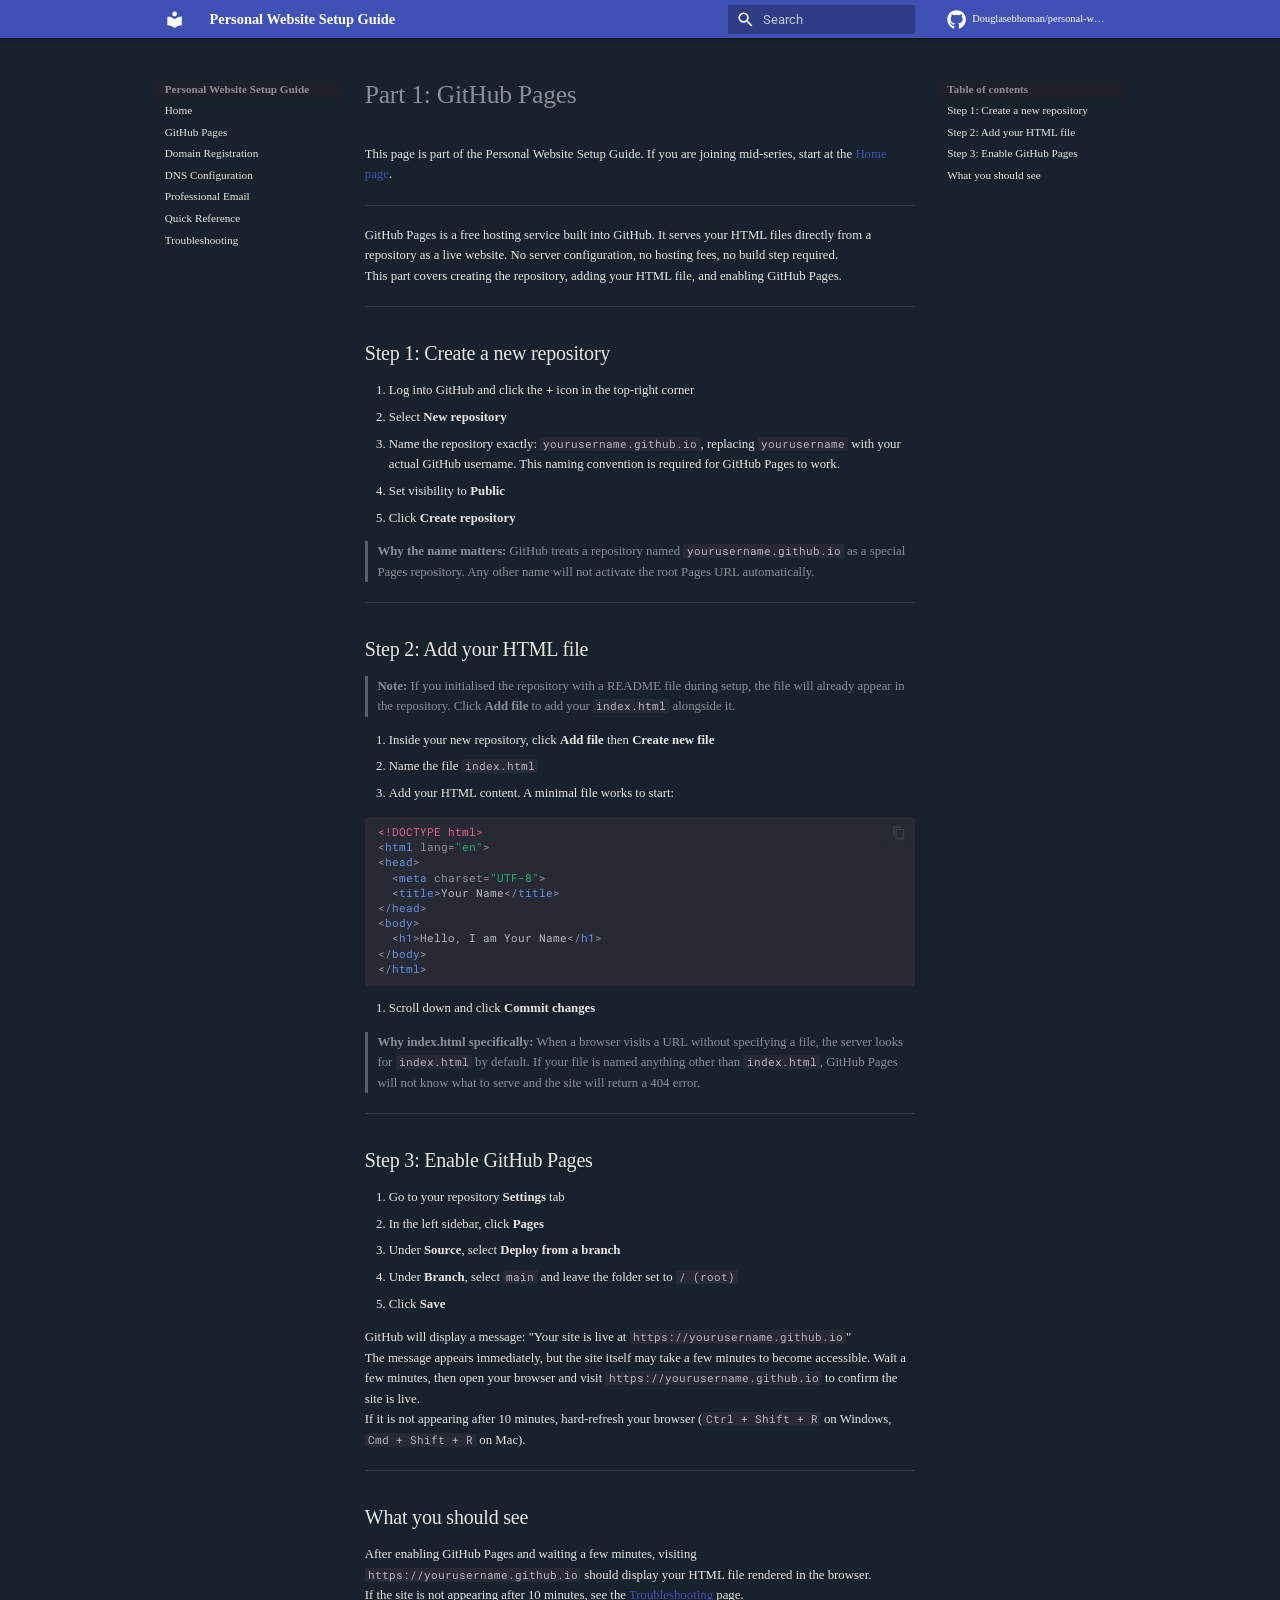
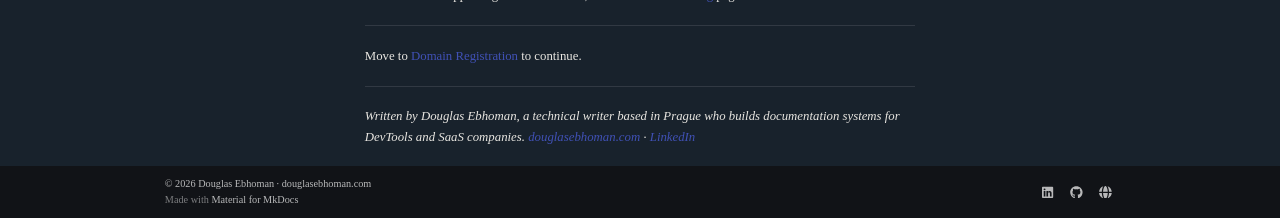
<file: site/part-1-github-pages/index.html>
<!doctype html>
<html lang="en" class="no-js">
  <head>
    
      <meta charset="utf-8">
      <meta name="viewport" content="width=device-width,initial-scale=1">
      
        <meta name="description" content="A step-by-step guide to building a personal website with a custom domain, HTTPS, and a professional email address — using free tools.">
      
      
        <meta name="author" content="Douglas Ebhoman">
      
      
        <link rel="canonical" href="https://douglasebhoman.com/personal-website-setup-guide/part-1-github-pages/">
      
      
      
      
        
      
      
      <link rel="icon" href="../assets/images/favicon.png">
      <meta name="generator" content="mkdocs-1.6.1, mkdocs-material-9.7.6">
    
    
      
        <title>Part 1: GitHub Pages - Personal Website Setup Guide</title>
      
    
    
      <link rel="stylesheet" href="../assets/stylesheets/main.484c7ddc.min.css">
      
        
        <link rel="stylesheet" href="../assets/stylesheets/palette.ab4e12ef.min.css">
      
      


    
    
      
    
    
      
        
        
        <link rel="preconnect" href="https://fonts.gstatic.com" crossorigin>
        <link rel="stylesheet" href="https://fonts.googleapis.com/css?family=Roboto:300,300i,400,400i,700,700i%7CRoboto+Mono:400,400i,700,700i&display=fallback">
        <style>:root{--md-text-font:"Roboto";--md-code-font:"Roboto Mono"}</style>
      
    
    
      <link rel="stylesheet" href="../stylesheets/brand.css">
    
    <script>__md_scope=new URL("..",location),__md_hash=e=>[...e].reduce(((e,_)=>(e<<5)-e+_.charCodeAt(0)),0),__md_get=(e,_=localStorage,t=__md_scope)=>JSON.parse(_.getItem(t.pathname+"."+e)),__md_set=(e,_,t=localStorage,a=__md_scope)=>{try{t.setItem(a.pathname+"."+e,JSON.stringify(_))}catch(e){}}</script>
    
      

    
    
  </head>
  
  
    
    
    
    
    
    <body dir="ltr" data-md-color-scheme="slate" data-md-color-primary="custom" data-md-color-accent="custom">
  
    
    <input class="md-toggle" data-md-toggle="drawer" type="checkbox" id="__drawer" autocomplete="off">
    <input class="md-toggle" data-md-toggle="search" type="checkbox" id="__search" autocomplete="off">
    <label class="md-overlay" for="__drawer"></label>
    <div data-md-component="skip">
      
        
        <a href="#part-1-github-pages" class="md-skip">
          Skip to content
        </a>
      
    </div>
    <div data-md-component="announce">
      
    </div>
    
    
      

  

<header class="md-header md-header--shadow" data-md-component="header">
  <nav class="md-header__inner md-grid" aria-label="Header">
    <a href=".." title="Personal Website Setup Guide" class="md-header__button md-logo" aria-label="Personal Website Setup Guide" data-md-component="logo">
      
  
  <svg xmlns="http://www.w3.org/2000/svg" viewBox="0 0 24 24"><path d="M12 8a3 3 0 0 0 3-3 3 3 0 0 0-3-3 3 3 0 0 0-3 3 3 3 0 0 0 3 3m0 3.54C9.64 9.35 6.5 8 3 8v11c3.5 0 6.64 1.35 9 3.54 2.36-2.19 5.5-3.54 9-3.54V8c-3.5 0-6.64 1.35-9 3.54"/></svg>

    </a>
    <label class="md-header__button md-icon" for="__drawer">
      
      <svg xmlns="http://www.w3.org/2000/svg" viewBox="0 0 24 24"><path d="M3 6h18v2H3zm0 5h18v2H3zm0 5h18v2H3z"/></svg>
    </label>
    <div class="md-header__title" data-md-component="header-title">
      <div class="md-header__ellipsis">
        <div class="md-header__topic">
          <span class="md-ellipsis">
            Personal Website Setup Guide
          </span>
        </div>
        <div class="md-header__topic" data-md-component="header-topic">
          <span class="md-ellipsis">
            
              Part 1: GitHub Pages
            
          </span>
        </div>
      </div>
    </div>
    
      
    
    
    
    
      
      
        <label class="md-header__button md-icon" for="__search">
          
          <svg xmlns="http://www.w3.org/2000/svg" viewBox="0 0 24 24"><path d="M9.5 3A6.5 6.5 0 0 1 16 9.5c0 1.61-.59 3.09-1.56 4.23l.27.27h.79l5 5-1.5 1.5-5-5v-.79l-.27-.27A6.52 6.52 0 0 1 9.5 16 6.5 6.5 0 0 1 3 9.5 6.5 6.5 0 0 1 9.5 3m0 2C7 5 5 7 5 9.5S7 14 9.5 14 14 12 14 9.5 12 5 9.5 5"/></svg>
        </label>
        <div class="md-search" data-md-component="search" role="dialog">
  <label class="md-search__overlay" for="__search"></label>
  <div class="md-search__inner" role="search">
    <form class="md-search__form" name="search">
      <input type="text" class="md-search__input" name="query" aria-label="Search" placeholder="Search" autocapitalize="off" autocorrect="off" autocomplete="off" spellcheck="false" data-md-component="search-query" required>
      <label class="md-search__icon md-icon" for="__search">
        
        <svg xmlns="http://www.w3.org/2000/svg" viewBox="0 0 24 24"><path d="M9.5 3A6.5 6.5 0 0 1 16 9.5c0 1.61-.59 3.09-1.56 4.23l.27.27h.79l5 5-1.5 1.5-5-5v-.79l-.27-.27A6.52 6.52 0 0 1 9.5 16 6.5 6.5 0 0 1 3 9.5 6.5 6.5 0 0 1 9.5 3m0 2C7 5 5 7 5 9.5S7 14 9.5 14 14 12 14 9.5 12 5 9.5 5"/></svg>
        
        <svg xmlns="http://www.w3.org/2000/svg" viewBox="0 0 24 24"><path d="M20 11v2H8l5.5 5.5-1.42 1.42L4.16 12l7.92-7.92L13.5 5.5 8 11z"/></svg>
      </label>
      <nav class="md-search__options" aria-label="Search">
        
        <button type="reset" class="md-search__icon md-icon" title="Clear" aria-label="Clear" tabindex="-1">
          
          <svg xmlns="http://www.w3.org/2000/svg" viewBox="0 0 24 24"><path d="M19 6.41 17.59 5 12 10.59 6.41 5 5 6.41 10.59 12 5 17.59 6.41 19 12 13.41 17.59 19 19 17.59 13.41 12z"/></svg>
        </button>
      </nav>
      
        <div class="md-search__suggest" data-md-component="search-suggest"></div>
      
    </form>
    <div class="md-search__output">
      <div class="md-search__scrollwrap" tabindex="0" data-md-scrollfix>
        <div class="md-search-result" data-md-component="search-result">
          <div class="md-search-result__meta">
            Initializing search
          </div>
          <ol class="md-search-result__list" role="presentation"></ol>
        </div>
      </div>
    </div>
  </div>
</div>
      
    
    
      <div class="md-header__source">
        <a href="https://github.com/Douglasebhoman/personal-website-setup-guide" title="Go to repository" class="md-source" data-md-component="source">
  <div class="md-source__icon md-icon">
    
    <svg xmlns="http://www.w3.org/2000/svg" viewBox="0 0 512 512"><!--! Font Awesome Free 7.1.0 by @fontawesome - https://fontawesome.com License - https://fontawesome.com/license/free (Icons: CC BY 4.0, Fonts: SIL OFL 1.1, Code: MIT License) Copyright 2025 Fonticons, Inc.--><path d="M173.9 397.4c0 2-2.3 3.6-5.2 3.6-3.3.3-5.6-1.3-5.6-3.6 0-2 2.3-3.6 5.2-3.6 3-.3 5.6 1.3 5.6 3.6m-31.1-4.5c-.7 2 1.3 4.3 4.3 4.9 2.6 1 5.6 0 6.2-2s-1.3-4.3-4.3-5.2c-2.6-.7-5.5.3-6.2 2.3m44.2-1.7c-2.9.7-4.9 2.6-4.6 4.9.3 2 2.9 3.3 5.9 2.6 2.9-.7 4.9-2.6 4.6-4.6-.3-1.9-3-3.2-5.9-2.9M252.8 8C114.1 8 8 113.3 8 252c0 110.9 69.8 205.8 169.5 239.2 12.8 2.3 17.3-5.6 17.3-12.1 0-6.2-.3-40.4-.3-61.4 0 0-70 15-84.7-29.8 0 0-11.4-29.1-27.8-36.6 0 0-22.9-15.7 1.6-15.4 0 0 24.9 2 38.6 25.8 21.9 38.6 58.6 27.5 72.9 20.9 2.3-16 8.8-27.1 16-33.7-55.9-6.2-112.3-14.3-112.3-110.5 0-27.5 7.6-41.3 23.6-58.9-2.6-6.5-11.1-33.3 2.6-67.9 20.9-6.5 69 27 69 27 20-5.6 41.5-8.5 62.8-8.5s42.8 2.9 62.8 8.5c0 0 48.1-33.6 69-27 13.7 34.7 5.2 61.4 2.6 67.9 16 17.7 25.8 31.5 25.8 58.9 0 96.5-58.9 104.2-114.8 110.5 9.2 7.9 17 22.9 17 46.4 0 33.7-.3 75.4-.3 83.6 0 6.5 4.6 14.4 17.3 12.1C436.2 457.8 504 362.9 504 252 504 113.3 391.5 8 252.8 8M105.2 352.9c-1.3 1-1 3.3.7 5.2 1.6 1.6 3.9 2.3 5.2 1 1.3-1 1-3.3-.7-5.2-1.6-1.6-3.9-2.3-5.2-1m-10.8-8.1c-.7 1.3.3 2.9 2.3 3.9 1.6 1 3.6.7 4.3-.7.7-1.3-.3-2.9-2.3-3.9-2-.6-3.6-.3-4.3.7m32.4 35.6c-1.6 1.3-1 4.3 1.3 6.2 2.3 2.3 5.2 2.6 6.5 1 1.3-1.3.7-4.3-1.3-6.2-2.2-2.3-5.2-2.6-6.5-1m-11.4-14.7c-1.6 1-1.6 3.6 0 5.9s4.3 3.3 5.6 2.3c1.6-1.3 1.6-3.9 0-6.2-1.4-2.3-4-3.3-5.6-2"/></svg>
  </div>
  <div class="md-source__repository">
    Douglasebhoman/personal-website-setup-guide
  </div>
</a>
      </div>
    
  </nav>
  
</header>
    
    <div class="md-container" data-md-component="container">
      
      
        
          
        
      
      <main class="md-main" data-md-component="main">
        <div class="md-main__inner md-grid">
          
            
              
              <div class="md-sidebar md-sidebar--primary" data-md-component="sidebar" data-md-type="navigation" >
                <div class="md-sidebar__scrollwrap">
                  <div class="md-sidebar__inner">
                    



<nav class="md-nav md-nav--primary" aria-label="Navigation" data-md-level="0">
  <label class="md-nav__title" for="__drawer">
    <a href=".." title="Personal Website Setup Guide" class="md-nav__button md-logo" aria-label="Personal Website Setup Guide" data-md-component="logo">
      
  
  <svg xmlns="http://www.w3.org/2000/svg" viewBox="0 0 24 24"><path d="M12 8a3 3 0 0 0 3-3 3 3 0 0 0-3-3 3 3 0 0 0-3 3 3 3 0 0 0 3 3m0 3.54C9.64 9.35 6.5 8 3 8v11c3.5 0 6.64 1.35 9 3.54 2.36-2.19 5.5-3.54 9-3.54V8c-3.5 0-6.64 1.35-9 3.54"/></svg>

    </a>
    Personal Website Setup Guide
  </label>
  
    <div class="md-nav__source">
      <a href="https://github.com/Douglasebhoman/personal-website-setup-guide" title="Go to repository" class="md-source" data-md-component="source">
  <div class="md-source__icon md-icon">
    
    <svg xmlns="http://www.w3.org/2000/svg" viewBox="0 0 512 512"><!--! Font Awesome Free 7.1.0 by @fontawesome - https://fontawesome.com License - https://fontawesome.com/license/free (Icons: CC BY 4.0, Fonts: SIL OFL 1.1, Code: MIT License) Copyright 2025 Fonticons, Inc.--><path d="M173.9 397.4c0 2-2.3 3.6-5.2 3.6-3.3.3-5.6-1.3-5.6-3.6 0-2 2.3-3.6 5.2-3.6 3-.3 5.6 1.3 5.6 3.6m-31.1-4.5c-.7 2 1.3 4.3 4.3 4.9 2.6 1 5.6 0 6.2-2s-1.3-4.3-4.3-5.2c-2.6-.7-5.5.3-6.2 2.3m44.2-1.7c-2.9.7-4.9 2.6-4.6 4.9.3 2 2.9 3.3 5.9 2.6 2.9-.7 4.9-2.6 4.6-4.6-.3-1.9-3-3.2-5.9-2.9M252.8 8C114.1 8 8 113.3 8 252c0 110.9 69.8 205.8 169.5 239.2 12.8 2.3 17.3-5.6 17.3-12.1 0-6.2-.3-40.4-.3-61.4 0 0-70 15-84.7-29.8 0 0-11.4-29.1-27.8-36.6 0 0-22.9-15.7 1.6-15.4 0 0 24.9 2 38.6 25.8 21.9 38.6 58.6 27.5 72.9 20.9 2.3-16 8.8-27.1 16-33.7-55.9-6.2-112.3-14.3-112.3-110.5 0-27.5 7.6-41.3 23.6-58.9-2.6-6.5-11.1-33.3 2.6-67.9 20.9-6.5 69 27 69 27 20-5.6 41.5-8.5 62.8-8.5s42.8 2.9 62.8 8.5c0 0 48.1-33.6 69-27 13.7 34.7 5.2 61.4 2.6 67.9 16 17.7 25.8 31.5 25.8 58.9 0 96.5-58.9 104.2-114.8 110.5 9.2 7.9 17 22.9 17 46.4 0 33.7-.3 75.4-.3 83.6 0 6.5 4.6 14.4 17.3 12.1C436.2 457.8 504 362.9 504 252 504 113.3 391.5 8 252.8 8M105.2 352.9c-1.3 1-1 3.3.7 5.2 1.6 1.6 3.9 2.3 5.2 1 1.3-1 1-3.3-.7-5.2-1.6-1.6-3.9-2.3-5.2-1m-10.8-8.1c-.7 1.3.3 2.9 2.3 3.9 1.6 1 3.6.7 4.3-.7.7-1.3-.3-2.9-2.3-3.9-2-.6-3.6-.3-4.3.7m32.4 35.6c-1.6 1.3-1 4.3 1.3 6.2 2.3 2.3 5.2 2.6 6.5 1 1.3-1.3.7-4.3-1.3-6.2-2.2-2.3-5.2-2.6-6.5-1m-11.4-14.7c-1.6 1-1.6 3.6 0 5.9s4.3 3.3 5.6 2.3c1.6-1.3 1.6-3.9 0-6.2-1.4-2.3-4-3.3-5.6-2"/></svg>
  </div>
  <div class="md-source__repository">
    Douglasebhoman/personal-website-setup-guide
  </div>
</a>
    </div>
  
  <ul class="md-nav__list" data-md-scrollfix>
    
      
      
  
  
  
  
    <li class="md-nav__item">
      <a href=".." class="md-nav__link">
        
  
  
  <span class="md-ellipsis">
    
  
    Home
  

    
  </span>
  
  

      </a>
    </li>
  

    
      
      
  
  
  
  
    <li class="md-nav__item">
      <a href="../github-pages.md" class="md-nav__link">
        
  
  
  <span class="md-ellipsis">
    
  
    GitHub Pages
  

    
  </span>
  
  

      </a>
    </li>
  

    
      
      
  
  
  
  
    <li class="md-nav__item">
      <a href="../domain-registration.md" class="md-nav__link">
        
  
  
  <span class="md-ellipsis">
    
  
    Domain Registration
  

    
  </span>
  
  

      </a>
    </li>
  

    
      
      
  
  
  
  
    <li class="md-nav__item">
      <a href="../dns-configuration.md" class="md-nav__link">
        
  
  
  <span class="md-ellipsis">
    
  
    DNS Configuration
  

    
  </span>
  
  

      </a>
    </li>
  

    
      
      
  
  
  
  
    <li class="md-nav__item">
      <a href="../professional-email.md" class="md-nav__link">
        
  
  
  <span class="md-ellipsis">
    
  
    Professional Email
  

    
  </span>
  
  

      </a>
    </li>
  

    
      
      
  
  
  
  
    <li class="md-nav__item">
      <a href="../quick-reference.md" class="md-nav__link">
        
  
  
  <span class="md-ellipsis">
    
  
    Quick Reference
  

    
  </span>
  
  

      </a>
    </li>
  

    
      
      
  
  
  
  
    <li class="md-nav__item">
      <a href="../troubleshooting/" class="md-nav__link">
        
  
  
  <span class="md-ellipsis">
    
  
    Troubleshooting
  

    
  </span>
  
  

      </a>
    </li>
  

    
  </ul>
</nav>
                  </div>
                </div>
              </div>
            
            
              
              <div class="md-sidebar md-sidebar--secondary" data-md-component="sidebar" data-md-type="toc" >
                <div class="md-sidebar__scrollwrap">
                  <div class="md-sidebar__inner">
                    

<nav class="md-nav md-nav--secondary" aria-label="Table of contents">
  
  
  
    
  
  
    <label class="md-nav__title" for="__toc">
      <span class="md-nav__icon md-icon"></span>
      Table of contents
    </label>
    <ul class="md-nav__list" data-md-component="toc" data-md-scrollfix>
      
        <li class="md-nav__item">
  <a href="#step-1-create-a-new-repository" class="md-nav__link">
    <span class="md-ellipsis">
      
        Step 1: Create a new repository
      
    </span>
  </a>
  
</li>
      
        <li class="md-nav__item">
  <a href="#step-2-add-your-html-file" class="md-nav__link">
    <span class="md-ellipsis">
      
        Step 2: Add your HTML file
      
    </span>
  </a>
  
</li>
      
        <li class="md-nav__item">
  <a href="#step-3-enable-github-pages" class="md-nav__link">
    <span class="md-ellipsis">
      
        Step 3: Enable GitHub Pages
      
    </span>
  </a>
  
</li>
      
        <li class="md-nav__item">
  <a href="#what-you-should-see" class="md-nav__link">
    <span class="md-ellipsis">
      
        What you should see
      
    </span>
  </a>
  
</li>
      
    </ul>
  
</nav>
                  </div>
                </div>
              </div>
            
          
          
            <div class="md-content" data-md-component="content">
              
              <article class="md-content__inner md-typeset">
                
                  


  
  


<h1 id="part-1-github-pages">Part 1: GitHub Pages<a class="headerlink" href="#part-1-github-pages" title="Permanent link">&para;</a></h1>
<p>This page is part of the Personal Website Setup Guide. If you are joining mid-series, start at the <a href="../">Home page</a>.</p>
<hr />
<p>GitHub Pages is a free hosting service built into GitHub. It serves your HTML files directly from a repository as a live website. No server configuration, no hosting fees, no build step required.</p>
<p>This part covers creating the repository, adding your HTML file, and enabling GitHub Pages.</p>
<hr />
<h2 id="step-1-create-a-new-repository">Step 1: Create a new repository<a class="headerlink" href="#step-1-create-a-new-repository" title="Permanent link">&para;</a></h2>
<ol>
<li>Log into GitHub and click the <strong>+</strong> icon in the top-right corner</li>
<li>Select <strong>New repository</strong></li>
<li>Name the repository exactly: <code>yourusername.github.io</code>, replacing <code>yourusername</code> with your actual GitHub username. This naming convention is required for GitHub Pages to work.</li>
<li>Set visibility to <strong>Public</strong></li>
<li>Click <strong>Create repository</strong></li>
</ol>
<blockquote>
<p><strong>Why the name matters:</strong> GitHub treats a repository named <code>yourusername.github.io</code> as a special Pages repository. Any other name will not activate the root Pages URL automatically.</p>
</blockquote>
<hr />
<h2 id="step-2-add-your-html-file">Step 2: Add your HTML file<a class="headerlink" href="#step-2-add-your-html-file" title="Permanent link">&para;</a></h2>
<blockquote>
<p><strong>Note:</strong> If you initialised the repository with a README file during setup, the file will already appear in the repository. Click <strong>Add file</strong> to add your <code>index.html</code> alongside it.</p>
</blockquote>
<ol>
<li>Inside your new repository, click <strong>Add file</strong> then <strong>Create new file</strong></li>
<li>Name the file <code>index.html</code></li>
<li>Add your HTML content. A minimal file works to start:</li>
</ol>
<div class="highlight"><pre><span></span><code><a id="__codelineno-0-1" name="__codelineno-0-1" href="#__codelineno-0-1"></a><span class="cp">&lt;!DOCTYPE html&gt;</span>
<a id="__codelineno-0-2" name="__codelineno-0-2" href="#__codelineno-0-2"></a><span class="p">&lt;</span><span class="nt">html</span> <span class="na">lang</span><span class="o">=</span><span class="s">&quot;en&quot;</span><span class="p">&gt;</span>
<a id="__codelineno-0-3" name="__codelineno-0-3" href="#__codelineno-0-3"></a><span class="p">&lt;</span><span class="nt">head</span><span class="p">&gt;</span>
<a id="__codelineno-0-4" name="__codelineno-0-4" href="#__codelineno-0-4"></a>  <span class="p">&lt;</span><span class="nt">meta</span> <span class="na">charset</span><span class="o">=</span><span class="s">&quot;UTF-8&quot;</span><span class="p">&gt;</span>
<a id="__codelineno-0-5" name="__codelineno-0-5" href="#__codelineno-0-5"></a>  <span class="p">&lt;</span><span class="nt">title</span><span class="p">&gt;</span>Your Name<span class="p">&lt;/</span><span class="nt">title</span><span class="p">&gt;</span>
<a id="__codelineno-0-6" name="__codelineno-0-6" href="#__codelineno-0-6"></a><span class="p">&lt;/</span><span class="nt">head</span><span class="p">&gt;</span>
<a id="__codelineno-0-7" name="__codelineno-0-7" href="#__codelineno-0-7"></a><span class="p">&lt;</span><span class="nt">body</span><span class="p">&gt;</span>
<a id="__codelineno-0-8" name="__codelineno-0-8" href="#__codelineno-0-8"></a>  <span class="p">&lt;</span><span class="nt">h1</span><span class="p">&gt;</span>Hello, I am Your Name<span class="p">&lt;/</span><span class="nt">h1</span><span class="p">&gt;</span>
<a id="__codelineno-0-9" name="__codelineno-0-9" href="#__codelineno-0-9"></a><span class="p">&lt;/</span><span class="nt">body</span><span class="p">&gt;</span>
<a id="__codelineno-0-10" name="__codelineno-0-10" href="#__codelineno-0-10"></a><span class="p">&lt;/</span><span class="nt">html</span><span class="p">&gt;</span>
</code></pre></div>
<ol>
<li>Scroll down and click <strong>Commit changes</strong></li>
</ol>
<blockquote>
<p><strong>Why index.html specifically:</strong> When a browser visits a URL without specifying a file, the server looks for <code>index.html</code> by default. If your file is named anything other than <code>index.html</code>, GitHub Pages will not know what to serve and the site will return a 404 error.</p>
</blockquote>
<hr />
<h2 id="step-3-enable-github-pages">Step 3: Enable GitHub Pages<a class="headerlink" href="#step-3-enable-github-pages" title="Permanent link">&para;</a></h2>
<ol>
<li>Go to your repository <strong>Settings</strong> tab</li>
<li>In the left sidebar, click <strong>Pages</strong></li>
<li>Under <strong>Source</strong>, select <strong>Deploy from a branch</strong></li>
<li>Under <strong>Branch</strong>, select <code>main</code> and leave the folder set to <code>/ (root)</code></li>
<li>Click <strong>Save</strong></li>
</ol>
<p>GitHub will display a message: "Your site is live at <code>https://yourusername.github.io</code>"</p>
<p>The message appears immediately, but the site itself may take a few minutes to become accessible. Wait a few minutes, then open your browser and visit <code>https://yourusername.github.io</code> to confirm the site is live.</p>
<p>If it is not appearing after 10 minutes, hard-refresh your browser (<code>Ctrl + Shift + R</code> on Windows, <code>Cmd + Shift + R</code> on Mac).</p>
<hr />
<h2 id="what-you-should-see">What you should see<a class="headerlink" href="#what-you-should-see" title="Permanent link">&para;</a></h2>
<p>After enabling GitHub Pages and waiting a few minutes, visiting <code>https://yourusername.github.io</code> should display your HTML file rendered in the browser.</p>
<p>If the site is not appearing after 10 minutes, see the <a href="../troubleshooting/">Troubleshooting</a> page.</p>
<hr />
<p>Move to <a href="../part-2-domain-registration/">Domain Registration</a> to continue.</p>
<hr />
<p><em>Written by Douglas Ebhoman, a technical writer based in Prague who builds documentation systems for DevTools and SaaS companies.</em>
<em><a href="https://douglasebhoman.com">douglasebhoman.com</a> · <a href="https://linkedin.com/in/douglas-ebhoman-757329289">LinkedIn</a></em></p>












                
              </article>
            </div>
          
          
<script>var target=document.getElementById(location.hash.slice(1));target&&target.name&&(target.checked=target.name.startsWith("__tabbed_"))</script>
        </div>
        
          <button type="button" class="md-top md-icon" data-md-component="top" hidden>
  
  <svg xmlns="http://www.w3.org/2000/svg" viewBox="0 0 24 24"><path d="M13 20h-2V8l-5.5 5.5-1.42-1.42L12 4.16l7.92 7.92-1.42 1.42L13 8z"/></svg>
  Back to top
</button>
        
      </main>
      
        <footer class="md-footer">
  
    
  
  <div class="md-footer-meta md-typeset">
    <div class="md-footer-meta__inner md-grid">
      <div class="md-copyright">
  
    <div class="md-copyright__highlight">
      © 2026 Douglas Ebhoman · <a href="https://douglasebhoman.com">douglasebhoman.com</a>
    </div>
  
  
    Made with
    <a href="https://squidfunk.github.io/mkdocs-material/" target="_blank" rel="noopener">
      Material for MkDocs
    </a>
  
</div>
      
        
<div class="md-social">
  
    
    
    
    
      
      
    
    <a href="https://linkedin.com/in/douglas-ebhoman-757329289" target="_blank" rel="noopener" title="linkedin.com" class="md-social__link">
      <svg xmlns="http://www.w3.org/2000/svg" viewBox="0 0 448 512"><!--! Font Awesome Free 7.1.0 by @fontawesome - https://fontawesome.com License - https://fontawesome.com/license/free (Icons: CC BY 4.0, Fonts: SIL OFL 1.1, Code: MIT License) Copyright 2025 Fonticons, Inc.--><path d="M416 32H31.9C14.3 32 0 46.5 0 64.3v383.4C0 465.5 14.3 480 31.9 480H416c17.6 0 32-14.5 32-32.3V64.3c0-17.8-14.4-32.3-32-32.3M135.4 416H69V202.2h66.5V416zM102.2 96a38.5 38.5 0 1 1 0 77 38.5 38.5 0 1 1 0-77m282.1 320h-66.4V312c0-24.8-.5-56.7-34.5-56.7-34.6 0-39.9 27-39.9 54.9V416h-66.4V202.2h63.7v29.2h.9c8.9-16.8 30.6-34.5 62.9-34.5 67.2 0 79.7 44.3 79.7 101.9z"/></svg>
    </a>
  
    
    
    
    
      
      
    
    <a href="https://github.com/Douglasebhoman" target="_blank" rel="noopener" title="github.com" class="md-social__link">
      <svg xmlns="http://www.w3.org/2000/svg" viewBox="0 0 512 512"><!--! Font Awesome Free 7.1.0 by @fontawesome - https://fontawesome.com License - https://fontawesome.com/license/free (Icons: CC BY 4.0, Fonts: SIL OFL 1.1, Code: MIT License) Copyright 2025 Fonticons, Inc.--><path d="M173.9 397.4c0 2-2.3 3.6-5.2 3.6-3.3.3-5.6-1.3-5.6-3.6 0-2 2.3-3.6 5.2-3.6 3-.3 5.6 1.3 5.6 3.6m-31.1-4.5c-.7 2 1.3 4.3 4.3 4.9 2.6 1 5.6 0 6.2-2s-1.3-4.3-4.3-5.2c-2.6-.7-5.5.3-6.2 2.3m44.2-1.7c-2.9.7-4.9 2.6-4.6 4.9.3 2 2.9 3.3 5.9 2.6 2.9-.7 4.9-2.6 4.6-4.6-.3-1.9-3-3.2-5.9-2.9M252.8 8C114.1 8 8 113.3 8 252c0 110.9 69.8 205.8 169.5 239.2 12.8 2.3 17.3-5.6 17.3-12.1 0-6.2-.3-40.4-.3-61.4 0 0-70 15-84.7-29.8 0 0-11.4-29.1-27.8-36.6 0 0-22.9-15.7 1.6-15.4 0 0 24.9 2 38.6 25.8 21.9 38.6 58.6 27.5 72.9 20.9 2.3-16 8.8-27.1 16-33.7-55.9-6.2-112.3-14.3-112.3-110.5 0-27.5 7.6-41.3 23.6-58.9-2.6-6.5-11.1-33.3 2.6-67.9 20.9-6.5 69 27 69 27 20-5.6 41.5-8.5 62.8-8.5s42.8 2.9 62.8 8.5c0 0 48.1-33.6 69-27 13.7 34.7 5.2 61.4 2.6 67.9 16 17.7 25.8 31.5 25.8 58.9 0 96.5-58.9 104.2-114.8 110.5 9.2 7.9 17 22.9 17 46.4 0 33.7-.3 75.4-.3 83.6 0 6.5 4.6 14.4 17.3 12.1C436.2 457.8 504 362.9 504 252 504 113.3 391.5 8 252.8 8M105.2 352.9c-1.3 1-1 3.3.7 5.2 1.6 1.6 3.9 2.3 5.2 1 1.3-1 1-3.3-.7-5.2-1.6-1.6-3.9-2.3-5.2-1m-10.8-8.1c-.7 1.3.3 2.9 2.3 3.9 1.6 1 3.6.7 4.3-.7.7-1.3-.3-2.9-2.3-3.9-2-.6-3.6-.3-4.3.7m32.4 35.6c-1.6 1.3-1 4.3 1.3 6.2 2.3 2.3 5.2 2.6 6.5 1 1.3-1.3.7-4.3-1.3-6.2-2.2-2.3-5.2-2.6-6.5-1m-11.4-14.7c-1.6 1-1.6 3.6 0 5.9s4.3 3.3 5.6 2.3c1.6-1.3 1.6-3.9 0-6.2-1.4-2.3-4-3.3-5.6-2"/></svg>
    </a>
  
    
    
    
    
      
      
    
    <a href="https://douglasebhoman.com" target="_blank" rel="noopener" title="douglasebhoman.com" class="md-social__link">
      <svg xmlns="http://www.w3.org/2000/svg" viewBox="0 0 512 512"><!--! Font Awesome Free 7.1.0 by @fontawesome - https://fontawesome.com License - https://fontawesome.com/license/free (Icons: CC BY 4.0, Fonts: SIL OFL 1.1, Code: MIT License) Copyright 2025 Fonticons, Inc.--><path d="M351.9 280H161c2.9 64.5 17.2 123.9 37.5 167.4 11.4 24.5 23.7 41.8 35.1 52.4 11.2 10.5 18.9 12.2 22.9 12.2s11.7-1.7 22.9-12.2c11.4-10.6 23.7-28 35.1-52.4 20.3-43.5 34.6-102.9 37.5-167.4zm-191-48h190.9c-2.8-64.5-17.1-123.9-37.4-167.4-11.4-24.4-23.7-41.8-35.1-52.4C268.1 1.7 260.4 0 256.4 0s-11.7 1.7-22.9 12.2c-11.4 10.6-23.7 28-35.1 52.4-20.3 43.5-34.6 102.9-37.5 167.4m-48 0c3.5-85.6 25.6-165.1 57.9-217.3C78.7 47.3 10.9 131.2 1.5 232zM1.5 280c9.4 100.8 77.2 184.7 169.3 217.3-32.3-52.2-54.4-131.7-57.9-217.3zm398.4 0c-3.5 85.6-25.6 165.1-57.9 217.3 92.1-32.7 159.9-116.5 169.3-217.3zm111.4-48C501.9 131.2 434.1 47.3 342 14.7c32.3 52.2 54.4 131.7 57.9 217.3z"/></svg>
    </a>
  
</div>
      
    </div>
  </div>
</footer>
      
    </div>
    <div class="md-dialog" data-md-component="dialog">
      <div class="md-dialog__inner md-typeset"></div>
    </div>
    
    
    
      
      
      <script id="__config" type="application/json">{"annotate": null, "base": "..", "features": ["navigation.instant", "navigation.top", "navigation.sections", "navigation.footer", "search.highlight", "search.suggest", "content.code.copy"], "search": "../assets/javascripts/workers/search.2c215733.min.js", "tags": null, "translations": {"clipboard.copied": "Copied to clipboard", "clipboard.copy": "Copy to clipboard", "search.result.more.one": "1 more on this page", "search.result.more.other": "# more on this page", "search.result.none": "No matching documents", "search.result.one": "1 matching document", "search.result.other": "# matching documents", "search.result.placeholder": "Type to start searching", "search.result.term.missing": "Missing", "select.version": "Select version"}, "version": null}</script>
    
    
      <script src="../assets/javascripts/bundle.79ae519e.min.js"></script>
      
    
  </body>
</html>
</file>
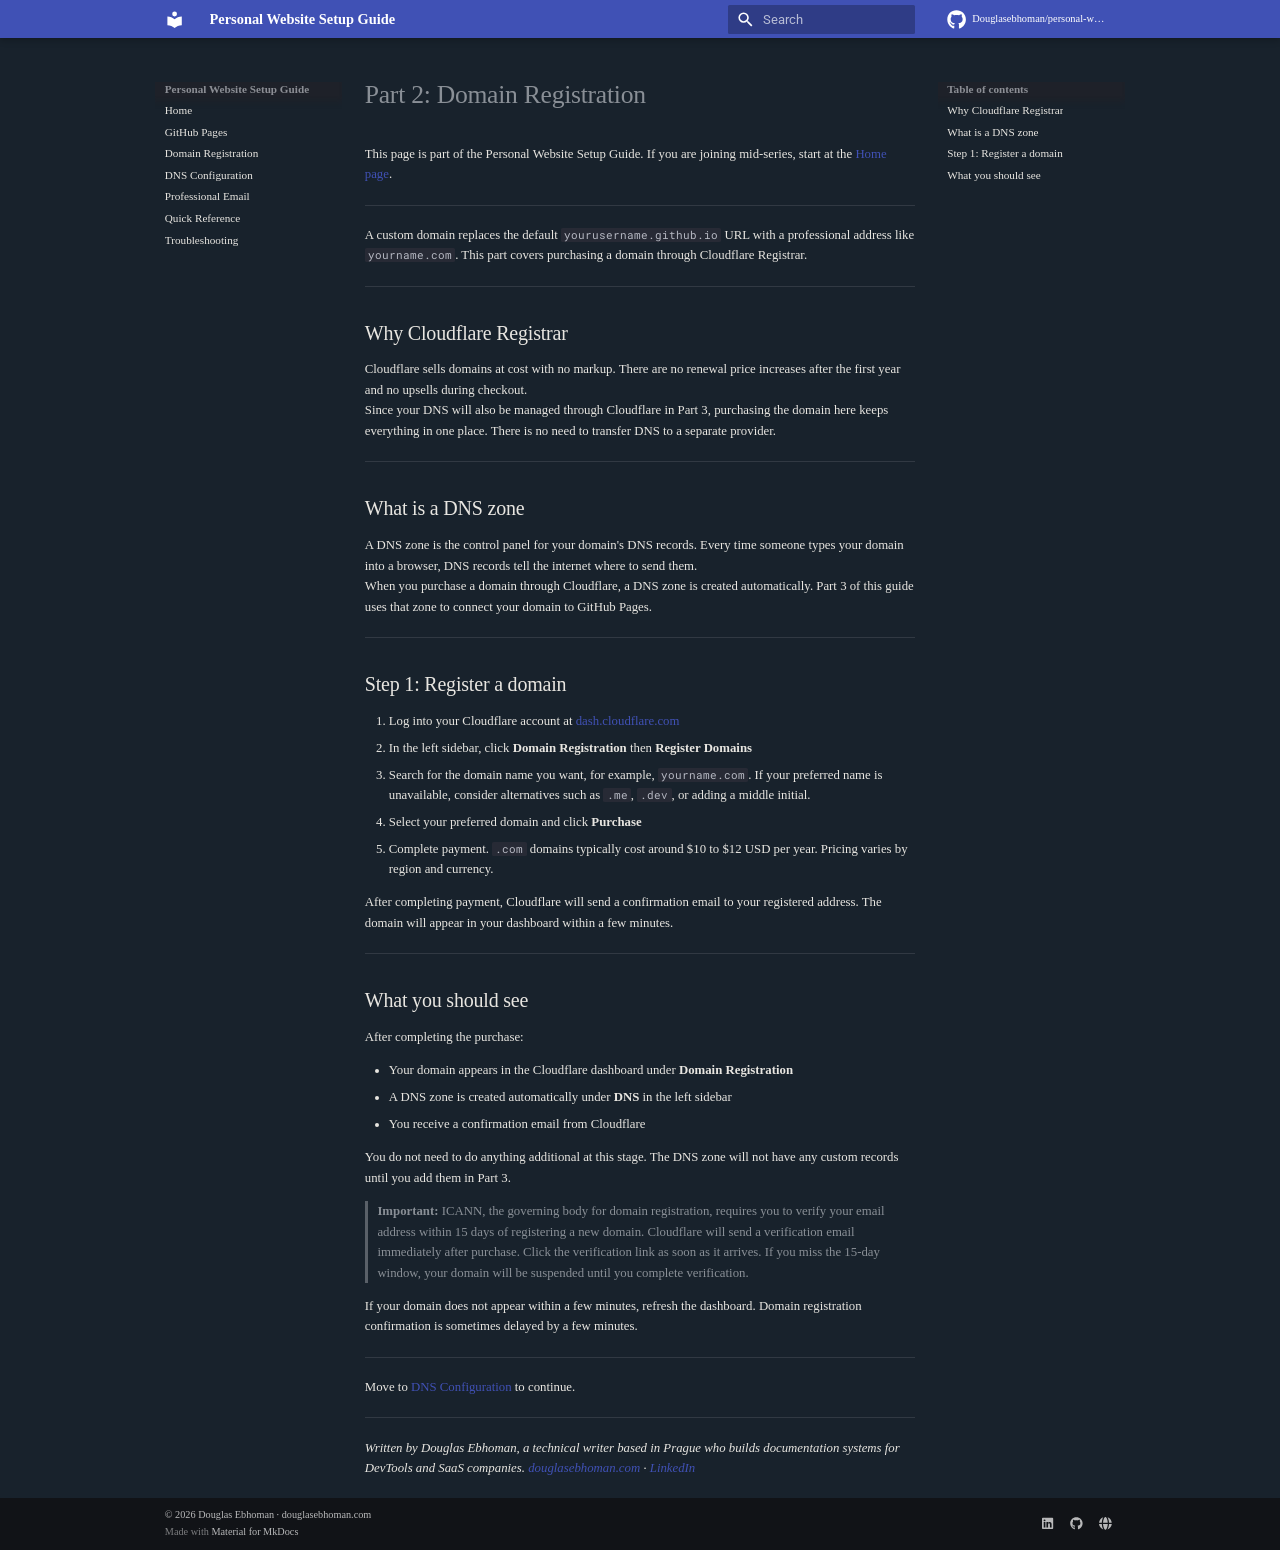
<file: site/part-2-domain-registration/index.html>
<!doctype html>
<html lang="en" class="no-js">
  <head>
    
      <meta charset="utf-8">
      <meta name="viewport" content="width=device-width,initial-scale=1">
      
        <meta name="description" content="A step-by-step guide to building a personal website with a custom domain, HTTPS, and a professional email address — using free tools.">
      
      
        <meta name="author" content="Douglas Ebhoman">
      
      
        <link rel="canonical" href="https://douglasebhoman.com/personal-website-setup-guide/part-2-domain-registration/">
      
      
      
      
        
      
      
      <link rel="icon" href="../assets/images/favicon.png">
      <meta name="generator" content="mkdocs-1.6.1, mkdocs-material-9.7.6">
    
    
      
        <title>Part 2: Domain Registration - Personal Website Setup Guide</title>
      
    
    
      <link rel="stylesheet" href="../assets/stylesheets/main.484c7ddc.min.css">
      
        
        <link rel="stylesheet" href="../assets/stylesheets/palette.ab4e12ef.min.css">
      
      


    
    
      
    
    
      
        
        
        <link rel="preconnect" href="https://fonts.gstatic.com" crossorigin>
        <link rel="stylesheet" href="https://fonts.googleapis.com/css?family=Roboto:300,300i,400,400i,700,700i%7CRoboto+Mono:400,400i,700,700i&display=fallback">
        <style>:root{--md-text-font:"Roboto";--md-code-font:"Roboto Mono"}</style>
      
    
    
      <link rel="stylesheet" href="../stylesheets/brand.css">
    
    <script>__md_scope=new URL("..",location),__md_hash=e=>[...e].reduce(((e,_)=>(e<<5)-e+_.charCodeAt(0)),0),__md_get=(e,_=localStorage,t=__md_scope)=>JSON.parse(_.getItem(t.pathname+"."+e)),__md_set=(e,_,t=localStorage,a=__md_scope)=>{try{t.setItem(a.pathname+"."+e,JSON.stringify(_))}catch(e){}}</script>
    
      

    
    
  </head>
  
  
    
    
    
    
    
    <body dir="ltr" data-md-color-scheme="slate" data-md-color-primary="custom" data-md-color-accent="custom">
  
    
    <input class="md-toggle" data-md-toggle="drawer" type="checkbox" id="__drawer" autocomplete="off">
    <input class="md-toggle" data-md-toggle="search" type="checkbox" id="__search" autocomplete="off">
    <label class="md-overlay" for="__drawer"></label>
    <div data-md-component="skip">
      
        
        <a href="#part-2-domain-registration" class="md-skip">
          Skip to content
        </a>
      
    </div>
    <div data-md-component="announce">
      
    </div>
    
    
      

  

<header class="md-header md-header--shadow" data-md-component="header">
  <nav class="md-header__inner md-grid" aria-label="Header">
    <a href=".." title="Personal Website Setup Guide" class="md-header__button md-logo" aria-label="Personal Website Setup Guide" data-md-component="logo">
      
  
  <svg xmlns="http://www.w3.org/2000/svg" viewBox="0 0 24 24"><path d="M12 8a3 3 0 0 0 3-3 3 3 0 0 0-3-3 3 3 0 0 0-3 3 3 3 0 0 0 3 3m0 3.54C9.64 9.35 6.5 8 3 8v11c3.5 0 6.64 1.35 9 3.54 2.36-2.19 5.5-3.54 9-3.54V8c-3.5 0-6.64 1.35-9 3.54"/></svg>

    </a>
    <label class="md-header__button md-icon" for="__drawer">
      
      <svg xmlns="http://www.w3.org/2000/svg" viewBox="0 0 24 24"><path d="M3 6h18v2H3zm0 5h18v2H3zm0 5h18v2H3z"/></svg>
    </label>
    <div class="md-header__title" data-md-component="header-title">
      <div class="md-header__ellipsis">
        <div class="md-header__topic">
          <span class="md-ellipsis">
            Personal Website Setup Guide
          </span>
        </div>
        <div class="md-header__topic" data-md-component="header-topic">
          <span class="md-ellipsis">
            
              Part 2: Domain Registration
            
          </span>
        </div>
      </div>
    </div>
    
      
    
    
    
    
      
      
        <label class="md-header__button md-icon" for="__search">
          
          <svg xmlns="http://www.w3.org/2000/svg" viewBox="0 0 24 24"><path d="M9.5 3A6.5 6.5 0 0 1 16 9.5c0 1.61-.59 3.09-1.56 4.23l.27.27h.79l5 5-1.5 1.5-5-5v-.79l-.27-.27A6.52 6.52 0 0 1 9.5 16 6.5 6.5 0 0 1 3 9.5 6.5 6.5 0 0 1 9.5 3m0 2C7 5 5 7 5 9.5S7 14 9.5 14 14 12 14 9.5 12 5 9.5 5"/></svg>
        </label>
        <div class="md-search" data-md-component="search" role="dialog">
  <label class="md-search__overlay" for="__search"></label>
  <div class="md-search__inner" role="search">
    <form class="md-search__form" name="search">
      <input type="text" class="md-search__input" name="query" aria-label="Search" placeholder="Search" autocapitalize="off" autocorrect="off" autocomplete="off" spellcheck="false" data-md-component="search-query" required>
      <label class="md-search__icon md-icon" for="__search">
        
        <svg xmlns="http://www.w3.org/2000/svg" viewBox="0 0 24 24"><path d="M9.5 3A6.5 6.5 0 0 1 16 9.5c0 1.61-.59 3.09-1.56 4.23l.27.27h.79l5 5-1.5 1.5-5-5v-.79l-.27-.27A6.52 6.52 0 0 1 9.5 16 6.5 6.5 0 0 1 3 9.5 6.5 6.5 0 0 1 9.5 3m0 2C7 5 5 7 5 9.5S7 14 9.5 14 14 12 14 9.5 12 5 9.5 5"/></svg>
        
        <svg xmlns="http://www.w3.org/2000/svg" viewBox="0 0 24 24"><path d="M20 11v2H8l5.5 5.5-1.42 1.42L4.16 12l7.92-7.92L13.5 5.5 8 11z"/></svg>
      </label>
      <nav class="md-search__options" aria-label="Search">
        
        <button type="reset" class="md-search__icon md-icon" title="Clear" aria-label="Clear" tabindex="-1">
          
          <svg xmlns="http://www.w3.org/2000/svg" viewBox="0 0 24 24"><path d="M19 6.41 17.59 5 12 10.59 6.41 5 5 6.41 10.59 12 5 17.59 6.41 19 12 13.41 17.59 19 19 17.59 13.41 12z"/></svg>
        </button>
      </nav>
      
        <div class="md-search__suggest" data-md-component="search-suggest"></div>
      
    </form>
    <div class="md-search__output">
      <div class="md-search__scrollwrap" tabindex="0" data-md-scrollfix>
        <div class="md-search-result" data-md-component="search-result">
          <div class="md-search-result__meta">
            Initializing search
          </div>
          <ol class="md-search-result__list" role="presentation"></ol>
        </div>
      </div>
    </div>
  </div>
</div>
      
    
    
      <div class="md-header__source">
        <a href="https://github.com/Douglasebhoman/personal-website-setup-guide" title="Go to repository" class="md-source" data-md-component="source">
  <div class="md-source__icon md-icon">
    
    <svg xmlns="http://www.w3.org/2000/svg" viewBox="0 0 512 512"><!--! Font Awesome Free 7.1.0 by @fontawesome - https://fontawesome.com License - https://fontawesome.com/license/free (Icons: CC BY 4.0, Fonts: SIL OFL 1.1, Code: MIT License) Copyright 2025 Fonticons, Inc.--><path d="M173.9 397.4c0 2-2.3 3.6-5.2 3.6-3.3.3-5.6-1.3-5.6-3.6 0-2 2.3-3.6 5.2-3.6 3-.3 5.6 1.3 5.6 3.6m-31.1-4.5c-.7 2 1.3 4.3 4.3 4.9 2.6 1 5.6 0 6.2-2s-1.3-4.3-4.3-5.2c-2.6-.7-5.5.3-6.2 2.3m44.2-1.7c-2.9.7-4.9 2.6-4.6 4.9.3 2 2.9 3.3 5.9 2.6 2.9-.7 4.9-2.6 4.6-4.6-.3-1.9-3-3.2-5.9-2.9M252.8 8C114.1 8 8 113.3 8 252c0 110.9 69.8 205.8 169.5 239.2 12.8 2.3 17.3-5.6 17.3-12.1 0-6.2-.3-40.4-.3-61.4 0 0-70 15-84.7-29.8 0 0-11.4-29.1-27.8-36.6 0 0-22.9-15.7 1.6-15.4 0 0 24.9 2 38.6 25.8 21.9 38.6 58.6 27.5 72.9 20.9 2.3-16 8.8-27.1 16-33.7-55.9-6.2-112.3-14.3-112.3-110.5 0-27.5 7.6-41.3 23.6-58.9-2.6-6.5-11.1-33.3 2.6-67.9 20.9-6.5 69 27 69 27 20-5.6 41.5-8.5 62.8-8.5s42.8 2.9 62.8 8.5c0 0 48.1-33.6 69-27 13.7 34.7 5.2 61.4 2.6 67.9 16 17.7 25.8 31.5 25.8 58.9 0 96.5-58.9 104.2-114.8 110.5 9.2 7.9 17 22.9 17 46.4 0 33.7-.3 75.4-.3 83.6 0 6.5 4.6 14.4 17.3 12.1C436.2 457.8 504 362.9 504 252 504 113.3 391.5 8 252.8 8M105.2 352.9c-1.3 1-1 3.3.7 5.2 1.6 1.6 3.9 2.3 5.2 1 1.3-1 1-3.3-.7-5.2-1.6-1.6-3.9-2.3-5.2-1m-10.8-8.1c-.7 1.3.3 2.9 2.3 3.9 1.6 1 3.6.7 4.3-.7.7-1.3-.3-2.9-2.3-3.9-2-.6-3.6-.3-4.3.7m32.4 35.6c-1.6 1.3-1 4.3 1.3 6.2 2.3 2.3 5.2 2.6 6.5 1 1.3-1.3.7-4.3-1.3-6.2-2.2-2.3-5.2-2.6-6.5-1m-11.4-14.7c-1.6 1-1.6 3.6 0 5.9s4.3 3.3 5.6 2.3c1.6-1.3 1.6-3.9 0-6.2-1.4-2.3-4-3.3-5.6-2"/></svg>
  </div>
  <div class="md-source__repository">
    Douglasebhoman/personal-website-setup-guide
  </div>
</a>
      </div>
    
  </nav>
  
</header>
    
    <div class="md-container" data-md-component="container">
      
      
        
          
        
      
      <main class="md-main" data-md-component="main">
        <div class="md-main__inner md-grid">
          
            
              
              <div class="md-sidebar md-sidebar--primary" data-md-component="sidebar" data-md-type="navigation" >
                <div class="md-sidebar__scrollwrap">
                  <div class="md-sidebar__inner">
                    



<nav class="md-nav md-nav--primary" aria-label="Navigation" data-md-level="0">
  <label class="md-nav__title" for="__drawer">
    <a href=".." title="Personal Website Setup Guide" class="md-nav__button md-logo" aria-label="Personal Website Setup Guide" data-md-component="logo">
      
  
  <svg xmlns="http://www.w3.org/2000/svg" viewBox="0 0 24 24"><path d="M12 8a3 3 0 0 0 3-3 3 3 0 0 0-3-3 3 3 0 0 0-3 3 3 3 0 0 0 3 3m0 3.54C9.64 9.35 6.5 8 3 8v11c3.5 0 6.64 1.35 9 3.54 2.36-2.19 5.5-3.54 9-3.54V8c-3.5 0-6.64 1.35-9 3.54"/></svg>

    </a>
    Personal Website Setup Guide
  </label>
  
    <div class="md-nav__source">
      <a href="https://github.com/Douglasebhoman/personal-website-setup-guide" title="Go to repository" class="md-source" data-md-component="source">
  <div class="md-source__icon md-icon">
    
    <svg xmlns="http://www.w3.org/2000/svg" viewBox="0 0 512 512"><!--! Font Awesome Free 7.1.0 by @fontawesome - https://fontawesome.com License - https://fontawesome.com/license/free (Icons: CC BY 4.0, Fonts: SIL OFL 1.1, Code: MIT License) Copyright 2025 Fonticons, Inc.--><path d="M173.9 397.4c0 2-2.3 3.6-5.2 3.6-3.3.3-5.6-1.3-5.6-3.6 0-2 2.3-3.6 5.2-3.6 3-.3 5.6 1.3 5.6 3.6m-31.1-4.5c-.7 2 1.3 4.3 4.3 4.9 2.6 1 5.6 0 6.2-2s-1.3-4.3-4.3-5.2c-2.6-.7-5.5.3-6.2 2.3m44.2-1.7c-2.9.7-4.9 2.6-4.6 4.9.3 2 2.9 3.3 5.9 2.6 2.9-.7 4.9-2.6 4.6-4.6-.3-1.9-3-3.2-5.9-2.9M252.8 8C114.1 8 8 113.3 8 252c0 110.9 69.8 205.8 169.5 239.2 12.8 2.3 17.3-5.6 17.3-12.1 0-6.2-.3-40.4-.3-61.4 0 0-70 15-84.7-29.8 0 0-11.4-29.1-27.8-36.6 0 0-22.9-15.7 1.6-15.4 0 0 24.9 2 38.6 25.8 21.9 38.6 58.6 27.5 72.9 20.9 2.3-16 8.8-27.1 16-33.7-55.9-6.2-112.3-14.3-112.3-110.5 0-27.5 7.6-41.3 23.6-58.9-2.6-6.5-11.1-33.3 2.6-67.9 20.9-6.5 69 27 69 27 20-5.6 41.5-8.5 62.8-8.5s42.8 2.9 62.8 8.5c0 0 48.1-33.6 69-27 13.7 34.7 5.2 61.4 2.6 67.9 16 17.7 25.8 31.5 25.8 58.9 0 96.5-58.9 104.2-114.8 110.5 9.2 7.9 17 22.9 17 46.4 0 33.7-.3 75.4-.3 83.6 0 6.5 4.6 14.4 17.3 12.1C436.2 457.8 504 362.9 504 252 504 113.3 391.5 8 252.8 8M105.2 352.9c-1.3 1-1 3.3.7 5.2 1.6 1.6 3.9 2.3 5.2 1 1.3-1 1-3.3-.7-5.2-1.6-1.6-3.9-2.3-5.2-1m-10.8-8.1c-.7 1.3.3 2.9 2.3 3.9 1.6 1 3.6.7 4.3-.7.7-1.3-.3-2.9-2.3-3.9-2-.6-3.6-.3-4.3.7m32.4 35.6c-1.6 1.3-1 4.3 1.3 6.2 2.3 2.3 5.2 2.6 6.5 1 1.3-1.3.7-4.3-1.3-6.2-2.2-2.3-5.2-2.6-6.5-1m-11.4-14.7c-1.6 1-1.6 3.6 0 5.9s4.3 3.3 5.6 2.3c1.6-1.3 1.6-3.9 0-6.2-1.4-2.3-4-3.3-5.6-2"/></svg>
  </div>
  <div class="md-source__repository">
    Douglasebhoman/personal-website-setup-guide
  </div>
</a>
    </div>
  
  <ul class="md-nav__list" data-md-scrollfix>
    
      
      
  
  
  
  
    <li class="md-nav__item">
      <a href=".." class="md-nav__link">
        
  
  
  <span class="md-ellipsis">
    
  
    Home
  

    
  </span>
  
  

      </a>
    </li>
  

    
      
      
  
  
  
  
    <li class="md-nav__item">
      <a href="../github-pages.md" class="md-nav__link">
        
  
  
  <span class="md-ellipsis">
    
  
    GitHub Pages
  

    
  </span>
  
  

      </a>
    </li>
  

    
      
      
  
  
  
  
    <li class="md-nav__item">
      <a href="../domain-registration.md" class="md-nav__link">
        
  
  
  <span class="md-ellipsis">
    
  
    Domain Registration
  

    
  </span>
  
  

      </a>
    </li>
  

    
      
      
  
  
  
  
    <li class="md-nav__item">
      <a href="../dns-configuration.md" class="md-nav__link">
        
  
  
  <span class="md-ellipsis">
    
  
    DNS Configuration
  

    
  </span>
  
  

      </a>
    </li>
  

    
      
      
  
  
  
  
    <li class="md-nav__item">
      <a href="../professional-email.md" class="md-nav__link">
        
  
  
  <span class="md-ellipsis">
    
  
    Professional Email
  

    
  </span>
  
  

      </a>
    </li>
  

    
      
      
  
  
  
  
    <li class="md-nav__item">
      <a href="../quick-reference.md" class="md-nav__link">
        
  
  
  <span class="md-ellipsis">
    
  
    Quick Reference
  

    
  </span>
  
  

      </a>
    </li>
  

    
      
      
  
  
  
  
    <li class="md-nav__item">
      <a href="../troubleshooting/" class="md-nav__link">
        
  
  
  <span class="md-ellipsis">
    
  
    Troubleshooting
  

    
  </span>
  
  

      </a>
    </li>
  

    
  </ul>
</nav>
                  </div>
                </div>
              </div>
            
            
              
              <div class="md-sidebar md-sidebar--secondary" data-md-component="sidebar" data-md-type="toc" >
                <div class="md-sidebar__scrollwrap">
                  <div class="md-sidebar__inner">
                    

<nav class="md-nav md-nav--secondary" aria-label="Table of contents">
  
  
  
    
  
  
    <label class="md-nav__title" for="__toc">
      <span class="md-nav__icon md-icon"></span>
      Table of contents
    </label>
    <ul class="md-nav__list" data-md-component="toc" data-md-scrollfix>
      
        <li class="md-nav__item">
  <a href="#why-cloudflare-registrar" class="md-nav__link">
    <span class="md-ellipsis">
      
        Why Cloudflare Registrar
      
    </span>
  </a>
  
</li>
      
        <li class="md-nav__item">
  <a href="#what-is-a-dns-zone" class="md-nav__link">
    <span class="md-ellipsis">
      
        What is a DNS zone
      
    </span>
  </a>
  
</li>
      
        <li class="md-nav__item">
  <a href="#step-1-register-a-domain" class="md-nav__link">
    <span class="md-ellipsis">
      
        Step 1: Register a domain
      
    </span>
  </a>
  
</li>
      
        <li class="md-nav__item">
  <a href="#what-you-should-see" class="md-nav__link">
    <span class="md-ellipsis">
      
        What you should see
      
    </span>
  </a>
  
</li>
      
    </ul>
  
</nav>
                  </div>
                </div>
              </div>
            
          
          
            <div class="md-content" data-md-component="content">
              
              <article class="md-content__inner md-typeset">
                
                  


  
  


<h1 id="part-2-domain-registration">Part 2: Domain Registration<a class="headerlink" href="#part-2-domain-registration" title="Permanent link">&para;</a></h1>
<p>This page is part of the Personal Website Setup Guide. If you are joining mid-series, start at the <a href="../">Home page</a>.</p>
<hr />
<p>A custom domain replaces the default <code>yourusername.github.io</code> URL with a professional address like <code>yourname.com</code>. This part covers purchasing a domain through Cloudflare Registrar.</p>
<hr />
<h2 id="why-cloudflare-registrar">Why Cloudflare Registrar<a class="headerlink" href="#why-cloudflare-registrar" title="Permanent link">&para;</a></h2>
<p>Cloudflare sells domains at cost with no markup. There are no renewal price increases after the first year and no upsells during checkout.</p>
<p>Since your DNS will also be managed through Cloudflare in Part 3, purchasing the domain here keeps everything in one place. There is no need to transfer DNS to a separate provider.</p>
<hr />
<h2 id="what-is-a-dns-zone">What is a DNS zone<a class="headerlink" href="#what-is-a-dns-zone" title="Permanent link">&para;</a></h2>
<p>A DNS zone is the control panel for your domain's DNS records. Every time someone types your domain into a browser, DNS records tell the internet where to send them.</p>
<p>When you purchase a domain through Cloudflare, a DNS zone is created automatically. Part 3 of this guide uses that zone to connect your domain to GitHub Pages.</p>
<hr />
<h2 id="step-1-register-a-domain">Step 1: Register a domain<a class="headerlink" href="#step-1-register-a-domain" title="Permanent link">&para;</a></h2>
<ol>
<li>Log into your Cloudflare account at <a href="https://dash.cloudflare.com">dash.cloudflare.com</a></li>
<li>In the left sidebar, click <strong>Domain Registration</strong> then <strong>Register Domains</strong></li>
<li>Search for the domain name you want, for example, <code>yourname.com</code>. If your preferred name is unavailable, consider alternatives such as <code>.me</code>, <code>.dev</code>, or adding a middle initial.</li>
<li>Select your preferred domain and click <strong>Purchase</strong></li>
<li>Complete payment. <code>.com</code> domains typically cost around $10 to $12 USD per year. Pricing varies by region and currency.</li>
</ol>
<p>After completing payment, Cloudflare will send a confirmation email to your registered address. The domain will appear in your dashboard within a few minutes.</p>
<hr />
<h2 id="what-you-should-see">What you should see<a class="headerlink" href="#what-you-should-see" title="Permanent link">&para;</a></h2>
<p>After completing the purchase:</p>
<ul>
<li>Your domain appears in the Cloudflare dashboard under <strong>Domain Registration</strong></li>
<li>A DNS zone is created automatically under <strong>DNS</strong> in the left sidebar</li>
<li>You receive a confirmation email from Cloudflare</li>
</ul>
<p>You do not need to do anything additional at this stage. The DNS zone will not have any custom records until you add them in Part 3.</p>
<blockquote>
<p><strong>Important:</strong> ICANN, the governing body for domain registration, requires you to verify your email address within 15 days of registering a new domain. Cloudflare will send a verification email immediately after purchase. Click the verification link as soon as it arrives. If you miss the 15-day window, your domain will be suspended until you complete verification.</p>
</blockquote>
<p>If your domain does not appear within a few minutes, refresh the dashboard. Domain registration confirmation is sometimes delayed by a few minutes.</p>
<hr />
<p>Move to <a href="../part-3-dns-configuration/">DNS Configuration</a> to continue.</p>
<hr />
<p><em>Written by Douglas Ebhoman, a technical writer based in Prague who builds documentation systems for DevTools and SaaS companies.</em>
<em><a href="https://douglasebhoman.com">douglasebhoman.com</a> · <a href="https://linkedin.com/in/douglas-ebhoman-757329289">LinkedIn</a></em></p>












                
              </article>
            </div>
          
          
<script>var target=document.getElementById(location.hash.slice(1));target&&target.name&&(target.checked=target.name.startsWith("__tabbed_"))</script>
        </div>
        
          <button type="button" class="md-top md-icon" data-md-component="top" hidden>
  
  <svg xmlns="http://www.w3.org/2000/svg" viewBox="0 0 24 24"><path d="M13 20h-2V8l-5.5 5.5-1.42-1.42L12 4.16l7.92 7.92-1.42 1.42L13 8z"/></svg>
  Back to top
</button>
        
      </main>
      
        <footer class="md-footer">
  
    
  
  <div class="md-footer-meta md-typeset">
    <div class="md-footer-meta__inner md-grid">
      <div class="md-copyright">
  
    <div class="md-copyright__highlight">
      © 2026 Douglas Ebhoman · <a href="https://douglasebhoman.com">douglasebhoman.com</a>
    </div>
  
  
    Made with
    <a href="https://squidfunk.github.io/mkdocs-material/" target="_blank" rel="noopener">
      Material for MkDocs
    </a>
  
</div>
      
        
<div class="md-social">
  
    
    
    
    
      
      
    
    <a href="https://linkedin.com/in/douglas-ebhoman-757329289" target="_blank" rel="noopener" title="linkedin.com" class="md-social__link">
      <svg xmlns="http://www.w3.org/2000/svg" viewBox="0 0 448 512"><!--! Font Awesome Free 7.1.0 by @fontawesome - https://fontawesome.com License - https://fontawesome.com/license/free (Icons: CC BY 4.0, Fonts: SIL OFL 1.1, Code: MIT License) Copyright 2025 Fonticons, Inc.--><path d="M416 32H31.9C14.3 32 0 46.5 0 64.3v383.4C0 465.5 14.3 480 31.9 480H416c17.6 0 32-14.5 32-32.3V64.3c0-17.8-14.4-32.3-32-32.3M135.4 416H69V202.2h66.5V416zM102.2 96a38.5 38.5 0 1 1 0 77 38.5 38.5 0 1 1 0-77m282.1 320h-66.4V312c0-24.8-.5-56.7-34.5-56.7-34.6 0-39.9 27-39.9 54.9V416h-66.4V202.2h63.7v29.2h.9c8.9-16.8 30.6-34.5 62.9-34.5 67.2 0 79.7 44.3 79.7 101.9z"/></svg>
    </a>
  
    
    
    
    
      
      
    
    <a href="https://github.com/Douglasebhoman" target="_blank" rel="noopener" title="github.com" class="md-social__link">
      <svg xmlns="http://www.w3.org/2000/svg" viewBox="0 0 512 512"><!--! Font Awesome Free 7.1.0 by @fontawesome - https://fontawesome.com License - https://fontawesome.com/license/free (Icons: CC BY 4.0, Fonts: SIL OFL 1.1, Code: MIT License) Copyright 2025 Fonticons, Inc.--><path d="M173.9 397.4c0 2-2.3 3.6-5.2 3.6-3.3.3-5.6-1.3-5.6-3.6 0-2 2.3-3.6 5.2-3.6 3-.3 5.6 1.3 5.6 3.6m-31.1-4.5c-.7 2 1.3 4.3 4.3 4.9 2.6 1 5.6 0 6.2-2s-1.3-4.3-4.3-5.2c-2.6-.7-5.5.3-6.2 2.3m44.2-1.7c-2.9.7-4.9 2.6-4.6 4.9.3 2 2.9 3.3 5.9 2.6 2.9-.7 4.9-2.6 4.6-4.6-.3-1.9-3-3.2-5.9-2.9M252.8 8C114.1 8 8 113.3 8 252c0 110.9 69.8 205.8 169.5 239.2 12.8 2.3 17.3-5.6 17.3-12.1 0-6.2-.3-40.4-.3-61.4 0 0-70 15-84.7-29.8 0 0-11.4-29.1-27.8-36.6 0 0-22.9-15.7 1.6-15.4 0 0 24.9 2 38.6 25.8 21.9 38.6 58.6 27.5 72.9 20.9 2.3-16 8.8-27.1 16-33.7-55.9-6.2-112.3-14.3-112.3-110.5 0-27.5 7.6-41.3 23.6-58.9-2.6-6.5-11.1-33.3 2.6-67.9 20.9-6.5 69 27 69 27 20-5.6 41.5-8.5 62.8-8.5s42.8 2.9 62.8 8.5c0 0 48.1-33.6 69-27 13.7 34.7 5.2 61.4 2.6 67.9 16 17.7 25.8 31.5 25.8 58.9 0 96.5-58.9 104.2-114.8 110.5 9.2 7.9 17 22.9 17 46.4 0 33.7-.3 75.4-.3 83.6 0 6.5 4.6 14.4 17.3 12.1C436.2 457.8 504 362.9 504 252 504 113.3 391.5 8 252.8 8M105.2 352.9c-1.3 1-1 3.3.7 5.2 1.6 1.6 3.9 2.3 5.2 1 1.3-1 1-3.3-.7-5.2-1.6-1.6-3.9-2.3-5.2-1m-10.8-8.1c-.7 1.3.3 2.9 2.3 3.9 1.6 1 3.6.7 4.3-.7.7-1.3-.3-2.9-2.3-3.9-2-.6-3.6-.3-4.3.7m32.4 35.6c-1.6 1.3-1 4.3 1.3 6.2 2.3 2.3 5.2 2.6 6.5 1 1.3-1.3.7-4.3-1.3-6.2-2.2-2.3-5.2-2.6-6.5-1m-11.4-14.7c-1.6 1-1.6 3.6 0 5.9s4.3 3.3 5.6 2.3c1.6-1.3 1.6-3.9 0-6.2-1.4-2.3-4-3.3-5.6-2"/></svg>
    </a>
  
    
    
    
    
      
      
    
    <a href="https://douglasebhoman.com" target="_blank" rel="noopener" title="douglasebhoman.com" class="md-social__link">
      <svg xmlns="http://www.w3.org/2000/svg" viewBox="0 0 512 512"><!--! Font Awesome Free 7.1.0 by @fontawesome - https://fontawesome.com License - https://fontawesome.com/license/free (Icons: CC BY 4.0, Fonts: SIL OFL 1.1, Code: MIT License) Copyright 2025 Fonticons, Inc.--><path d="M351.9 280H161c2.9 64.5 17.2 123.9 37.5 167.4 11.4 24.5 23.7 41.8 35.1 52.4 11.2 10.5 18.9 12.2 22.9 12.2s11.7-1.7 22.9-12.2c11.4-10.6 23.7-28 35.1-52.4 20.3-43.5 34.6-102.9 37.5-167.4zm-191-48h190.9c-2.8-64.5-17.1-123.9-37.4-167.4-11.4-24.4-23.7-41.8-35.1-52.4C268.1 1.7 260.4 0 256.4 0s-11.7 1.7-22.9 12.2c-11.4 10.6-23.7 28-35.1 52.4-20.3 43.5-34.6 102.9-37.5 167.4m-48 0c3.5-85.6 25.6-165.1 57.9-217.3C78.7 47.3 10.9 131.2 1.5 232zM1.5 280c9.4 100.8 77.2 184.7 169.3 217.3-32.3-52.2-54.4-131.7-57.9-217.3zm398.4 0c-3.5 85.6-25.6 165.1-57.9 217.3 92.1-32.7 159.9-116.5 169.3-217.3zm111.4-48C501.9 131.2 434.1 47.3 342 14.7c32.3 52.2 54.4 131.7 57.9 217.3z"/></svg>
    </a>
  
</div>
      
    </div>
  </div>
</footer>
      
    </div>
    <div class="md-dialog" data-md-component="dialog">
      <div class="md-dialog__inner md-typeset"></div>
    </div>
    
    
    
      
      
      <script id="__config" type="application/json">{"annotate": null, "base": "..", "features": ["navigation.instant", "navigation.top", "navigation.sections", "navigation.footer", "search.highlight", "search.suggest", "content.code.copy"], "search": "../assets/javascripts/workers/search.2c215733.min.js", "tags": null, "translations": {"clipboard.copied": "Copied to clipboard", "clipboard.copy": "Copy to clipboard", "search.result.more.one": "1 more on this page", "search.result.more.other": "# more on this page", "search.result.none": "No matching documents", "search.result.one": "1 matching document", "search.result.other": "# matching documents", "search.result.placeholder": "Type to start searching", "search.result.term.missing": "Missing", "select.version": "Select version"}, "version": null}</script>
    
    
      <script src="../assets/javascripts/bundle.79ae519e.min.js"></script>
      
    
  </body>
</html>
</file>
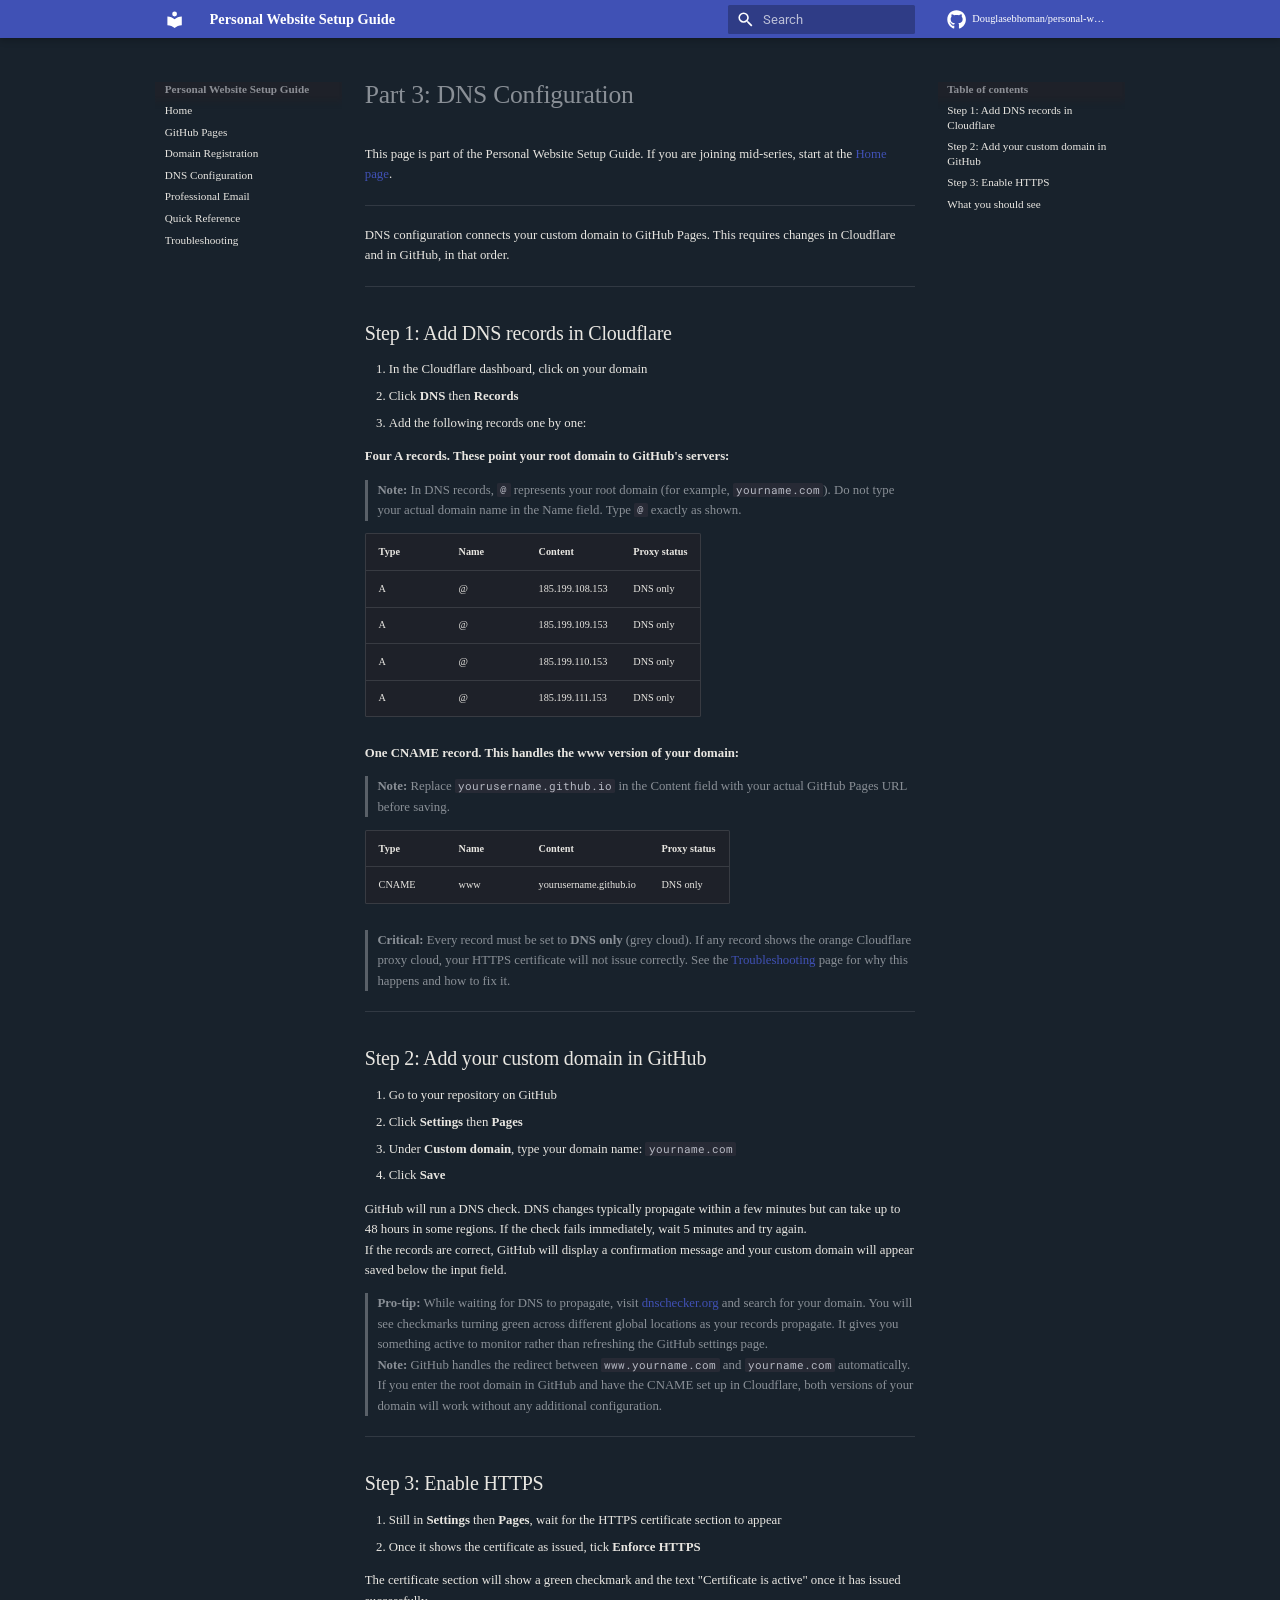
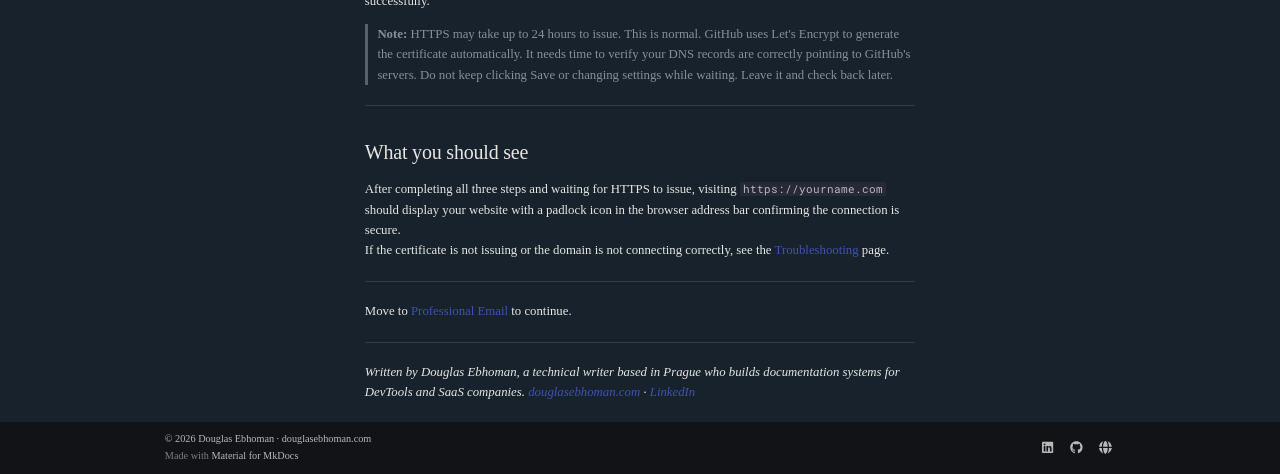
<file: site/part-3-dns-configuration/index.html>
<!doctype html>
<html lang="en" class="no-js">
  <head>
    
      <meta charset="utf-8">
      <meta name="viewport" content="width=device-width,initial-scale=1">
      
        <meta name="description" content="A step-by-step guide to building a personal website with a custom domain, HTTPS, and a professional email address — using free tools.">
      
      
        <meta name="author" content="Douglas Ebhoman">
      
      
        <link rel="canonical" href="https://douglasebhoman.com/personal-website-setup-guide/part-3-dns-configuration/">
      
      
      
      
        
      
      
      <link rel="icon" href="../assets/images/favicon.png">
      <meta name="generator" content="mkdocs-1.6.1, mkdocs-material-9.7.6">
    
    
      
        <title>Part 3: DNS Configuration - Personal Website Setup Guide</title>
      
    
    
      <link rel="stylesheet" href="../assets/stylesheets/main.484c7ddc.min.css">
      
        
        <link rel="stylesheet" href="../assets/stylesheets/palette.ab4e12ef.min.css">
      
      


    
    
      
    
    
      
        
        
        <link rel="preconnect" href="https://fonts.gstatic.com" crossorigin>
        <link rel="stylesheet" href="https://fonts.googleapis.com/css?family=Roboto:300,300i,400,400i,700,700i%7CRoboto+Mono:400,400i,700,700i&display=fallback">
        <style>:root{--md-text-font:"Roboto";--md-code-font:"Roboto Mono"}</style>
      
    
    
      <link rel="stylesheet" href="../stylesheets/brand.css">
    
    <script>__md_scope=new URL("..",location),__md_hash=e=>[...e].reduce(((e,_)=>(e<<5)-e+_.charCodeAt(0)),0),__md_get=(e,_=localStorage,t=__md_scope)=>JSON.parse(_.getItem(t.pathname+"."+e)),__md_set=(e,_,t=localStorage,a=__md_scope)=>{try{t.setItem(a.pathname+"."+e,JSON.stringify(_))}catch(e){}}</script>
    
      

    
    
  </head>
  
  
    
    
    
    
    
    <body dir="ltr" data-md-color-scheme="slate" data-md-color-primary="custom" data-md-color-accent="custom">
  
    
    <input class="md-toggle" data-md-toggle="drawer" type="checkbox" id="__drawer" autocomplete="off">
    <input class="md-toggle" data-md-toggle="search" type="checkbox" id="__search" autocomplete="off">
    <label class="md-overlay" for="__drawer"></label>
    <div data-md-component="skip">
      
        
        <a href="#part-3-dns-configuration" class="md-skip">
          Skip to content
        </a>
      
    </div>
    <div data-md-component="announce">
      
    </div>
    
    
      

  

<header class="md-header md-header--shadow" data-md-component="header">
  <nav class="md-header__inner md-grid" aria-label="Header">
    <a href=".." title="Personal Website Setup Guide" class="md-header__button md-logo" aria-label="Personal Website Setup Guide" data-md-component="logo">
      
  
  <svg xmlns="http://www.w3.org/2000/svg" viewBox="0 0 24 24"><path d="M12 8a3 3 0 0 0 3-3 3 3 0 0 0-3-3 3 3 0 0 0-3 3 3 3 0 0 0 3 3m0 3.54C9.64 9.35 6.5 8 3 8v11c3.5 0 6.64 1.35 9 3.54 2.36-2.19 5.5-3.54 9-3.54V8c-3.5 0-6.64 1.35-9 3.54"/></svg>

    </a>
    <label class="md-header__button md-icon" for="__drawer">
      
      <svg xmlns="http://www.w3.org/2000/svg" viewBox="0 0 24 24"><path d="M3 6h18v2H3zm0 5h18v2H3zm0 5h18v2H3z"/></svg>
    </label>
    <div class="md-header__title" data-md-component="header-title">
      <div class="md-header__ellipsis">
        <div class="md-header__topic">
          <span class="md-ellipsis">
            Personal Website Setup Guide
          </span>
        </div>
        <div class="md-header__topic" data-md-component="header-topic">
          <span class="md-ellipsis">
            
              Part 3: DNS Configuration
            
          </span>
        </div>
      </div>
    </div>
    
      
    
    
    
    
      
      
        <label class="md-header__button md-icon" for="__search">
          
          <svg xmlns="http://www.w3.org/2000/svg" viewBox="0 0 24 24"><path d="M9.5 3A6.5 6.5 0 0 1 16 9.5c0 1.61-.59 3.09-1.56 4.23l.27.27h.79l5 5-1.5 1.5-5-5v-.79l-.27-.27A6.52 6.52 0 0 1 9.5 16 6.5 6.5 0 0 1 3 9.5 6.5 6.5 0 0 1 9.5 3m0 2C7 5 5 7 5 9.5S7 14 9.5 14 14 12 14 9.5 12 5 9.5 5"/></svg>
        </label>
        <div class="md-search" data-md-component="search" role="dialog">
  <label class="md-search__overlay" for="__search"></label>
  <div class="md-search__inner" role="search">
    <form class="md-search__form" name="search">
      <input type="text" class="md-search__input" name="query" aria-label="Search" placeholder="Search" autocapitalize="off" autocorrect="off" autocomplete="off" spellcheck="false" data-md-component="search-query" required>
      <label class="md-search__icon md-icon" for="__search">
        
        <svg xmlns="http://www.w3.org/2000/svg" viewBox="0 0 24 24"><path d="M9.5 3A6.5 6.5 0 0 1 16 9.5c0 1.61-.59 3.09-1.56 4.23l.27.27h.79l5 5-1.5 1.5-5-5v-.79l-.27-.27A6.52 6.52 0 0 1 9.5 16 6.5 6.5 0 0 1 3 9.5 6.5 6.5 0 0 1 9.5 3m0 2C7 5 5 7 5 9.5S7 14 9.5 14 14 12 14 9.5 12 5 9.5 5"/></svg>
        
        <svg xmlns="http://www.w3.org/2000/svg" viewBox="0 0 24 24"><path d="M20 11v2H8l5.5 5.5-1.42 1.42L4.16 12l7.92-7.92L13.5 5.5 8 11z"/></svg>
      </label>
      <nav class="md-search__options" aria-label="Search">
        
        <button type="reset" class="md-search__icon md-icon" title="Clear" aria-label="Clear" tabindex="-1">
          
          <svg xmlns="http://www.w3.org/2000/svg" viewBox="0 0 24 24"><path d="M19 6.41 17.59 5 12 10.59 6.41 5 5 6.41 10.59 12 5 17.59 6.41 19 12 13.41 17.59 19 19 17.59 13.41 12z"/></svg>
        </button>
      </nav>
      
        <div class="md-search__suggest" data-md-component="search-suggest"></div>
      
    </form>
    <div class="md-search__output">
      <div class="md-search__scrollwrap" tabindex="0" data-md-scrollfix>
        <div class="md-search-result" data-md-component="search-result">
          <div class="md-search-result__meta">
            Initializing search
          </div>
          <ol class="md-search-result__list" role="presentation"></ol>
        </div>
      </div>
    </div>
  </div>
</div>
      
    
    
      <div class="md-header__source">
        <a href="https://github.com/Douglasebhoman/personal-website-setup-guide" title="Go to repository" class="md-source" data-md-component="source">
  <div class="md-source__icon md-icon">
    
    <svg xmlns="http://www.w3.org/2000/svg" viewBox="0 0 512 512"><!--! Font Awesome Free 7.1.0 by @fontawesome - https://fontawesome.com License - https://fontawesome.com/license/free (Icons: CC BY 4.0, Fonts: SIL OFL 1.1, Code: MIT License) Copyright 2025 Fonticons, Inc.--><path d="M173.9 397.4c0 2-2.3 3.6-5.2 3.6-3.3.3-5.6-1.3-5.6-3.6 0-2 2.3-3.6 5.2-3.6 3-.3 5.6 1.3 5.6 3.6m-31.1-4.5c-.7 2 1.3 4.3 4.3 4.9 2.6 1 5.6 0 6.2-2s-1.3-4.3-4.3-5.2c-2.6-.7-5.5.3-6.2 2.3m44.2-1.7c-2.9.7-4.9 2.6-4.6 4.9.3 2 2.9 3.3 5.9 2.6 2.9-.7 4.9-2.6 4.6-4.6-.3-1.9-3-3.2-5.9-2.9M252.8 8C114.1 8 8 113.3 8 252c0 110.9 69.8 205.8 169.5 239.2 12.8 2.3 17.3-5.6 17.3-12.1 0-6.2-.3-40.4-.3-61.4 0 0-70 15-84.7-29.8 0 0-11.4-29.1-27.8-36.6 0 0-22.9-15.7 1.6-15.4 0 0 24.9 2 38.6 25.8 21.9 38.6 58.6 27.5 72.9 20.9 2.3-16 8.8-27.1 16-33.7-55.9-6.2-112.3-14.3-112.3-110.5 0-27.5 7.6-41.3 23.6-58.9-2.6-6.5-11.1-33.3 2.6-67.9 20.9-6.5 69 27 69 27 20-5.6 41.5-8.5 62.8-8.5s42.8 2.9 62.8 8.5c0 0 48.1-33.6 69-27 13.7 34.7 5.2 61.4 2.6 67.9 16 17.7 25.8 31.5 25.8 58.9 0 96.5-58.9 104.2-114.8 110.5 9.2 7.9 17 22.9 17 46.4 0 33.7-.3 75.4-.3 83.6 0 6.5 4.6 14.4 17.3 12.1C436.2 457.8 504 362.9 504 252 504 113.3 391.5 8 252.8 8M105.2 352.9c-1.3 1-1 3.3.7 5.2 1.6 1.6 3.9 2.3 5.2 1 1.3-1 1-3.3-.7-5.2-1.6-1.6-3.9-2.3-5.2-1m-10.8-8.1c-.7 1.3.3 2.9 2.3 3.9 1.6 1 3.6.7 4.3-.7.7-1.3-.3-2.9-2.3-3.9-2-.6-3.6-.3-4.3.7m32.4 35.6c-1.6 1.3-1 4.3 1.3 6.2 2.3 2.3 5.2 2.6 6.5 1 1.3-1.3.7-4.3-1.3-6.2-2.2-2.3-5.2-2.6-6.5-1m-11.4-14.7c-1.6 1-1.6 3.6 0 5.9s4.3 3.3 5.6 2.3c1.6-1.3 1.6-3.9 0-6.2-1.4-2.3-4-3.3-5.6-2"/></svg>
  </div>
  <div class="md-source__repository">
    Douglasebhoman/personal-website-setup-guide
  </div>
</a>
      </div>
    
  </nav>
  
</header>
    
    <div class="md-container" data-md-component="container">
      
      
        
          
        
      
      <main class="md-main" data-md-component="main">
        <div class="md-main__inner md-grid">
          
            
              
              <div class="md-sidebar md-sidebar--primary" data-md-component="sidebar" data-md-type="navigation" >
                <div class="md-sidebar__scrollwrap">
                  <div class="md-sidebar__inner">
                    



<nav class="md-nav md-nav--primary" aria-label="Navigation" data-md-level="0">
  <label class="md-nav__title" for="__drawer">
    <a href=".." title="Personal Website Setup Guide" class="md-nav__button md-logo" aria-label="Personal Website Setup Guide" data-md-component="logo">
      
  
  <svg xmlns="http://www.w3.org/2000/svg" viewBox="0 0 24 24"><path d="M12 8a3 3 0 0 0 3-3 3 3 0 0 0-3-3 3 3 0 0 0-3 3 3 3 0 0 0 3 3m0 3.54C9.64 9.35 6.5 8 3 8v11c3.5 0 6.64 1.35 9 3.54 2.36-2.19 5.5-3.54 9-3.54V8c-3.5 0-6.64 1.35-9 3.54"/></svg>

    </a>
    Personal Website Setup Guide
  </label>
  
    <div class="md-nav__source">
      <a href="https://github.com/Douglasebhoman/personal-website-setup-guide" title="Go to repository" class="md-source" data-md-component="source">
  <div class="md-source__icon md-icon">
    
    <svg xmlns="http://www.w3.org/2000/svg" viewBox="0 0 512 512"><!--! Font Awesome Free 7.1.0 by @fontawesome - https://fontawesome.com License - https://fontawesome.com/license/free (Icons: CC BY 4.0, Fonts: SIL OFL 1.1, Code: MIT License) Copyright 2025 Fonticons, Inc.--><path d="M173.9 397.4c0 2-2.3 3.6-5.2 3.6-3.3.3-5.6-1.3-5.6-3.6 0-2 2.3-3.6 5.2-3.6 3-.3 5.6 1.3 5.6 3.6m-31.1-4.5c-.7 2 1.3 4.3 4.3 4.9 2.6 1 5.6 0 6.2-2s-1.3-4.3-4.3-5.2c-2.6-.7-5.5.3-6.2 2.3m44.2-1.7c-2.9.7-4.9 2.6-4.6 4.9.3 2 2.9 3.3 5.9 2.6 2.9-.7 4.9-2.6 4.6-4.6-.3-1.9-3-3.2-5.9-2.9M252.8 8C114.1 8 8 113.3 8 252c0 110.9 69.8 205.8 169.5 239.2 12.8 2.3 17.3-5.6 17.3-12.1 0-6.2-.3-40.4-.3-61.4 0 0-70 15-84.7-29.8 0 0-11.4-29.1-27.8-36.6 0 0-22.9-15.7 1.6-15.4 0 0 24.9 2 38.6 25.8 21.9 38.6 58.6 27.5 72.9 20.9 2.3-16 8.8-27.1 16-33.7-55.9-6.2-112.3-14.3-112.3-110.5 0-27.5 7.6-41.3 23.6-58.9-2.6-6.5-11.1-33.3 2.6-67.9 20.9-6.5 69 27 69 27 20-5.6 41.5-8.5 62.8-8.5s42.8 2.9 62.8 8.5c0 0 48.1-33.6 69-27 13.7 34.7 5.2 61.4 2.6 67.9 16 17.7 25.8 31.5 25.8 58.9 0 96.5-58.9 104.2-114.8 110.5 9.2 7.9 17 22.9 17 46.4 0 33.7-.3 75.4-.3 83.6 0 6.5 4.6 14.4 17.3 12.1C436.2 457.8 504 362.9 504 252 504 113.3 391.5 8 252.8 8M105.2 352.9c-1.3 1-1 3.3.7 5.2 1.6 1.6 3.9 2.3 5.2 1 1.3-1 1-3.3-.7-5.2-1.6-1.6-3.9-2.3-5.2-1m-10.8-8.1c-.7 1.3.3 2.9 2.3 3.9 1.6 1 3.6.7 4.3-.7.7-1.3-.3-2.9-2.3-3.9-2-.6-3.6-.3-4.3.7m32.4 35.6c-1.6 1.3-1 4.3 1.3 6.2 2.3 2.3 5.2 2.6 6.5 1 1.3-1.3.7-4.3-1.3-6.2-2.2-2.3-5.2-2.6-6.5-1m-11.4-14.7c-1.6 1-1.6 3.6 0 5.9s4.3 3.3 5.6 2.3c1.6-1.3 1.6-3.9 0-6.2-1.4-2.3-4-3.3-5.6-2"/></svg>
  </div>
  <div class="md-source__repository">
    Douglasebhoman/personal-website-setup-guide
  </div>
</a>
    </div>
  
  <ul class="md-nav__list" data-md-scrollfix>
    
      
      
  
  
  
  
    <li class="md-nav__item">
      <a href=".." class="md-nav__link">
        
  
  
  <span class="md-ellipsis">
    
  
    Home
  

    
  </span>
  
  

      </a>
    </li>
  

    
      
      
  
  
  
  
    <li class="md-nav__item">
      <a href="../github-pages.md" class="md-nav__link">
        
  
  
  <span class="md-ellipsis">
    
  
    GitHub Pages
  

    
  </span>
  
  

      </a>
    </li>
  

    
      
      
  
  
  
  
    <li class="md-nav__item">
      <a href="../domain-registration.md" class="md-nav__link">
        
  
  
  <span class="md-ellipsis">
    
  
    Domain Registration
  

    
  </span>
  
  

      </a>
    </li>
  

    
      
      
  
  
  
  
    <li class="md-nav__item">
      <a href="../dns-configuration.md" class="md-nav__link">
        
  
  
  <span class="md-ellipsis">
    
  
    DNS Configuration
  

    
  </span>
  
  

      </a>
    </li>
  

    
      
      
  
  
  
  
    <li class="md-nav__item">
      <a href="../professional-email.md" class="md-nav__link">
        
  
  
  <span class="md-ellipsis">
    
  
    Professional Email
  

    
  </span>
  
  

      </a>
    </li>
  

    
      
      
  
  
  
  
    <li class="md-nav__item">
      <a href="../quick-reference.md" class="md-nav__link">
        
  
  
  <span class="md-ellipsis">
    
  
    Quick Reference
  

    
  </span>
  
  

      </a>
    </li>
  

    
      
      
  
  
  
  
    <li class="md-nav__item">
      <a href="../troubleshooting/" class="md-nav__link">
        
  
  
  <span class="md-ellipsis">
    
  
    Troubleshooting
  

    
  </span>
  
  

      </a>
    </li>
  

    
  </ul>
</nav>
                  </div>
                </div>
              </div>
            
            
              
              <div class="md-sidebar md-sidebar--secondary" data-md-component="sidebar" data-md-type="toc" >
                <div class="md-sidebar__scrollwrap">
                  <div class="md-sidebar__inner">
                    

<nav class="md-nav md-nav--secondary" aria-label="Table of contents">
  
  
  
    
  
  
    <label class="md-nav__title" for="__toc">
      <span class="md-nav__icon md-icon"></span>
      Table of contents
    </label>
    <ul class="md-nav__list" data-md-component="toc" data-md-scrollfix>
      
        <li class="md-nav__item">
  <a href="#step-1-add-dns-records-in-cloudflare" class="md-nav__link">
    <span class="md-ellipsis">
      
        Step 1: Add DNS records in Cloudflare
      
    </span>
  </a>
  
</li>
      
        <li class="md-nav__item">
  <a href="#step-2-add-your-custom-domain-in-github" class="md-nav__link">
    <span class="md-ellipsis">
      
        Step 2: Add your custom domain in GitHub
      
    </span>
  </a>
  
</li>
      
        <li class="md-nav__item">
  <a href="#step-3-enable-https" class="md-nav__link">
    <span class="md-ellipsis">
      
        Step 3: Enable HTTPS
      
    </span>
  </a>
  
</li>
      
        <li class="md-nav__item">
  <a href="#what-you-should-see" class="md-nav__link">
    <span class="md-ellipsis">
      
        What you should see
      
    </span>
  </a>
  
</li>
      
    </ul>
  
</nav>
                  </div>
                </div>
              </div>
            
          
          
            <div class="md-content" data-md-component="content">
              
              <article class="md-content__inner md-typeset">
                
                  


  
  


<h1 id="part-3-dns-configuration">Part 3: DNS Configuration<a class="headerlink" href="#part-3-dns-configuration" title="Permanent link">&para;</a></h1>
<p>This page is part of the Personal Website Setup Guide. If you are joining mid-series, start at the <a href="../">Home page</a>.</p>
<hr />
<p>DNS configuration connects your custom domain to GitHub Pages. This requires changes in Cloudflare and in GitHub, in that order.</p>
<hr />
<h2 id="step-1-add-dns-records-in-cloudflare">Step 1: Add DNS records in Cloudflare<a class="headerlink" href="#step-1-add-dns-records-in-cloudflare" title="Permanent link">&para;</a></h2>
<ol>
<li>In the Cloudflare dashboard, click on your domain</li>
<li>Click <strong>DNS</strong> then <strong>Records</strong></li>
<li>Add the following records one by one:</li>
</ol>
<p><strong>Four A records. These point your root domain to GitHub's servers:</strong></p>
<blockquote>
<p><strong>Note:</strong> In DNS records, <code>@</code> represents your root domain (for example, <code>yourname.com</code>). Do not type your actual domain name in the Name field. Type <code>@</code> exactly as shown.</p>
</blockquote>
<table>
<thead>
<tr>
<th>Type</th>
<th>Name</th>
<th>Content</th>
<th>Proxy status</th>
</tr>
</thead>
<tbody>
<tr>
<td>A</td>
<td>@</td>
<td>185.199.108.153</td>
<td>DNS only</td>
</tr>
<tr>
<td>A</td>
<td>@</td>
<td>185.199.109.153</td>
<td>DNS only</td>
</tr>
<tr>
<td>A</td>
<td>@</td>
<td>185.199.110.153</td>
<td>DNS only</td>
</tr>
<tr>
<td>A</td>
<td>@</td>
<td>185.199.111.153</td>
<td>DNS only</td>
</tr>
</tbody>
</table>
<p><strong>One CNAME record. This handles the www version of your domain:</strong></p>
<blockquote>
<p><strong>Note:</strong> Replace <code>yourusername.github.io</code> in the Content field with your actual GitHub Pages URL before saving.</p>
</blockquote>
<table>
<thead>
<tr>
<th>Type</th>
<th>Name</th>
<th>Content</th>
<th>Proxy status</th>
</tr>
</thead>
<tbody>
<tr>
<td>CNAME</td>
<td>www</td>
<td>yourusername.github.io</td>
<td>DNS only</td>
</tr>
</tbody>
</table>
<blockquote>
<p><strong>Critical:</strong> Every record must be set to <strong>DNS only</strong> (grey cloud). If any record shows the orange Cloudflare proxy cloud, your HTTPS certificate will not issue correctly. See the <a href="../troubleshooting/">Troubleshooting</a> page for why this happens and how to fix it.</p>
</blockquote>
<hr />
<h2 id="step-2-add-your-custom-domain-in-github">Step 2: Add your custom domain in GitHub<a class="headerlink" href="#step-2-add-your-custom-domain-in-github" title="Permanent link">&para;</a></h2>
<ol>
<li>Go to your repository on GitHub</li>
<li>Click <strong>Settings</strong> then <strong>Pages</strong></li>
<li>Under <strong>Custom domain</strong>, type your domain name: <code>yourname.com</code></li>
<li>Click <strong>Save</strong></li>
</ol>
<p>GitHub will run a DNS check. DNS changes typically propagate within a few minutes but can take up to 48 hours in some regions. If the check fails immediately, wait 5 minutes and try again.</p>
<p>If the records are correct, GitHub will display a confirmation message and your custom domain will appear saved below the input field.</p>
<blockquote>
<p><strong>Pro-tip:</strong> While waiting for DNS to propagate, visit <a href="https://dnschecker.org">dnschecker.org</a> and search for your domain. You will see checkmarks turning green across different global locations as your records propagate. It gives you something active to monitor rather than refreshing the GitHub settings page.</p>
<p><strong>Note:</strong> GitHub handles the redirect between <code>www.yourname.com</code> and <code>yourname.com</code> automatically. If you enter the root domain in GitHub and have the CNAME set up in Cloudflare, both versions of your domain will work without any additional configuration.</p>
</blockquote>
<hr />
<h2 id="step-3-enable-https">Step 3: Enable HTTPS<a class="headerlink" href="#step-3-enable-https" title="Permanent link">&para;</a></h2>
<ol>
<li>Still in <strong>Settings</strong> then <strong>Pages</strong>, wait for the HTTPS certificate section to appear</li>
<li>Once it shows the certificate as issued, tick <strong>Enforce HTTPS</strong></li>
</ol>
<p>The certificate section will show a green checkmark and the text "Certificate is active" once it has issued successfully.</p>
<blockquote>
<p><strong>Note:</strong> HTTPS may take up to 24 hours to issue. This is normal. GitHub uses Let's Encrypt to generate the certificate automatically. It needs time to verify your DNS records are correctly pointing to GitHub's servers. Do not keep clicking Save or changing settings while waiting. Leave it and check back later.</p>
</blockquote>
<hr />
<h2 id="what-you-should-see">What you should see<a class="headerlink" href="#what-you-should-see" title="Permanent link">&para;</a></h2>
<p>After completing all three steps and waiting for HTTPS to issue, visiting <code>https://yourname.com</code> should display your website with a padlock icon in the browser address bar confirming the connection is secure.</p>
<p>If the certificate is not issuing or the domain is not connecting correctly, see the <a href="../troubleshooting/">Troubleshooting</a> page.</p>
<hr />
<p>Move to <a href="../part-4-professional-email/">Professional Email</a> to continue.</p>
<hr />
<p><em>Written by Douglas Ebhoman, a technical writer based in Prague who builds documentation systems for DevTools and SaaS companies.</em>
<em><a href="https://douglasebhoman.com">douglasebhoman.com</a> · <a href="https://linkedin.com/in/douglas-ebhoman-757329289">LinkedIn</a></em></p>












                
              </article>
            </div>
          
          
<script>var target=document.getElementById(location.hash.slice(1));target&&target.name&&(target.checked=target.name.startsWith("__tabbed_"))</script>
        </div>
        
          <button type="button" class="md-top md-icon" data-md-component="top" hidden>
  
  <svg xmlns="http://www.w3.org/2000/svg" viewBox="0 0 24 24"><path d="M13 20h-2V8l-5.5 5.5-1.42-1.42L12 4.16l7.92 7.92-1.42 1.42L13 8z"/></svg>
  Back to top
</button>
        
      </main>
      
        <footer class="md-footer">
  
    
  
  <div class="md-footer-meta md-typeset">
    <div class="md-footer-meta__inner md-grid">
      <div class="md-copyright">
  
    <div class="md-copyright__highlight">
      © 2026 Douglas Ebhoman · <a href="https://douglasebhoman.com">douglasebhoman.com</a>
    </div>
  
  
    Made with
    <a href="https://squidfunk.github.io/mkdocs-material/" target="_blank" rel="noopener">
      Material for MkDocs
    </a>
  
</div>
      
        
<div class="md-social">
  
    
    
    
    
      
      
    
    <a href="https://linkedin.com/in/douglas-ebhoman-757329289" target="_blank" rel="noopener" title="linkedin.com" class="md-social__link">
      <svg xmlns="http://www.w3.org/2000/svg" viewBox="0 0 448 512"><!--! Font Awesome Free 7.1.0 by @fontawesome - https://fontawesome.com License - https://fontawesome.com/license/free (Icons: CC BY 4.0, Fonts: SIL OFL 1.1, Code: MIT License) Copyright 2025 Fonticons, Inc.--><path d="M416 32H31.9C14.3 32 0 46.5 0 64.3v383.4C0 465.5 14.3 480 31.9 480H416c17.6 0 32-14.5 32-32.3V64.3c0-17.8-14.4-32.3-32-32.3M135.4 416H69V202.2h66.5V416zM102.2 96a38.5 38.5 0 1 1 0 77 38.5 38.5 0 1 1 0-77m282.1 320h-66.4V312c0-24.8-.5-56.7-34.5-56.7-34.6 0-39.9 27-39.9 54.9V416h-66.4V202.2h63.7v29.2h.9c8.9-16.8 30.6-34.5 62.9-34.5 67.2 0 79.7 44.3 79.7 101.9z"/></svg>
    </a>
  
    
    
    
    
      
      
    
    <a href="https://github.com/Douglasebhoman" target="_blank" rel="noopener" title="github.com" class="md-social__link">
      <svg xmlns="http://www.w3.org/2000/svg" viewBox="0 0 512 512"><!--! Font Awesome Free 7.1.0 by @fontawesome - https://fontawesome.com License - https://fontawesome.com/license/free (Icons: CC BY 4.0, Fonts: SIL OFL 1.1, Code: MIT License) Copyright 2025 Fonticons, Inc.--><path d="M173.9 397.4c0 2-2.3 3.6-5.2 3.6-3.3.3-5.6-1.3-5.6-3.6 0-2 2.3-3.6 5.2-3.6 3-.3 5.6 1.3 5.6 3.6m-31.1-4.5c-.7 2 1.3 4.3 4.3 4.9 2.6 1 5.6 0 6.2-2s-1.3-4.3-4.3-5.2c-2.6-.7-5.5.3-6.2 2.3m44.2-1.7c-2.9.7-4.9 2.6-4.6 4.9.3 2 2.9 3.3 5.9 2.6 2.9-.7 4.9-2.6 4.6-4.6-.3-1.9-3-3.2-5.9-2.9M252.8 8C114.1 8 8 113.3 8 252c0 110.9 69.8 205.8 169.5 239.2 12.8 2.3 17.3-5.6 17.3-12.1 0-6.2-.3-40.4-.3-61.4 0 0-70 15-84.7-29.8 0 0-11.4-29.1-27.8-36.6 0 0-22.9-15.7 1.6-15.4 0 0 24.9 2 38.6 25.8 21.9 38.6 58.6 27.5 72.9 20.9 2.3-16 8.8-27.1 16-33.7-55.9-6.2-112.3-14.3-112.3-110.5 0-27.5 7.6-41.3 23.6-58.9-2.6-6.5-11.1-33.3 2.6-67.9 20.9-6.5 69 27 69 27 20-5.6 41.5-8.5 62.8-8.5s42.8 2.9 62.8 8.5c0 0 48.1-33.6 69-27 13.7 34.7 5.2 61.4 2.6 67.9 16 17.7 25.8 31.5 25.8 58.9 0 96.5-58.9 104.2-114.8 110.5 9.2 7.9 17 22.9 17 46.4 0 33.7-.3 75.4-.3 83.6 0 6.5 4.6 14.4 17.3 12.1C436.2 457.8 504 362.9 504 252 504 113.3 391.5 8 252.8 8M105.2 352.9c-1.3 1-1 3.3.7 5.2 1.6 1.6 3.9 2.3 5.2 1 1.3-1 1-3.3-.7-5.2-1.6-1.6-3.9-2.3-5.2-1m-10.8-8.1c-.7 1.3.3 2.9 2.3 3.9 1.6 1 3.6.7 4.3-.7.7-1.3-.3-2.9-2.3-3.9-2-.6-3.6-.3-4.3.7m32.4 35.6c-1.6 1.3-1 4.3 1.3 6.2 2.3 2.3 5.2 2.6 6.5 1 1.3-1.3.7-4.3-1.3-6.2-2.2-2.3-5.2-2.6-6.5-1m-11.4-14.7c-1.6 1-1.6 3.6 0 5.9s4.3 3.3 5.6 2.3c1.6-1.3 1.6-3.9 0-6.2-1.4-2.3-4-3.3-5.6-2"/></svg>
    </a>
  
    
    
    
    
      
      
    
    <a href="https://douglasebhoman.com" target="_blank" rel="noopener" title="douglasebhoman.com" class="md-social__link">
      <svg xmlns="http://www.w3.org/2000/svg" viewBox="0 0 512 512"><!--! Font Awesome Free 7.1.0 by @fontawesome - https://fontawesome.com License - https://fontawesome.com/license/free (Icons: CC BY 4.0, Fonts: SIL OFL 1.1, Code: MIT License) Copyright 2025 Fonticons, Inc.--><path d="M351.9 280H161c2.9 64.5 17.2 123.9 37.5 167.4 11.4 24.5 23.7 41.8 35.1 52.4 11.2 10.5 18.9 12.2 22.9 12.2s11.7-1.7 22.9-12.2c11.4-10.6 23.7-28 35.1-52.4 20.3-43.5 34.6-102.9 37.5-167.4zm-191-48h190.9c-2.8-64.5-17.1-123.9-37.4-167.4-11.4-24.4-23.7-41.8-35.1-52.4C268.1 1.7 260.4 0 256.4 0s-11.7 1.7-22.9 12.2c-11.4 10.6-23.7 28-35.1 52.4-20.3 43.5-34.6 102.9-37.5 167.4m-48 0c3.5-85.6 25.6-165.1 57.9-217.3C78.7 47.3 10.9 131.2 1.5 232zM1.5 280c9.4 100.8 77.2 184.7 169.3 217.3-32.3-52.2-54.4-131.7-57.9-217.3zm398.4 0c-3.5 85.6-25.6 165.1-57.9 217.3 92.1-32.7 159.9-116.5 169.3-217.3zm111.4-48C501.9 131.2 434.1 47.3 342 14.7c32.3 52.2 54.4 131.7 57.9 217.3z"/></svg>
    </a>
  
</div>
      
    </div>
  </div>
</footer>
      
    </div>
    <div class="md-dialog" data-md-component="dialog">
      <div class="md-dialog__inner md-typeset"></div>
    </div>
    
    
    
      
      
      <script id="__config" type="application/json">{"annotate": null, "base": "..", "features": ["navigation.instant", "navigation.top", "navigation.sections", "navigation.footer", "search.highlight", "search.suggest", "content.code.copy"], "search": "../assets/javascripts/workers/search.2c215733.min.js", "tags": null, "translations": {"clipboard.copied": "Copied to clipboard", "clipboard.copy": "Copy to clipboard", "search.result.more.one": "1 more on this page", "search.result.more.other": "# more on this page", "search.result.none": "No matching documents", "search.result.one": "1 matching document", "search.result.other": "# matching documents", "search.result.placeholder": "Type to start searching", "search.result.term.missing": "Missing", "select.version": "Select version"}, "version": null}</script>
    
    
      <script src="../assets/javascripts/bundle.79ae519e.min.js"></script>
      
    
  </body>
</html>
</file>
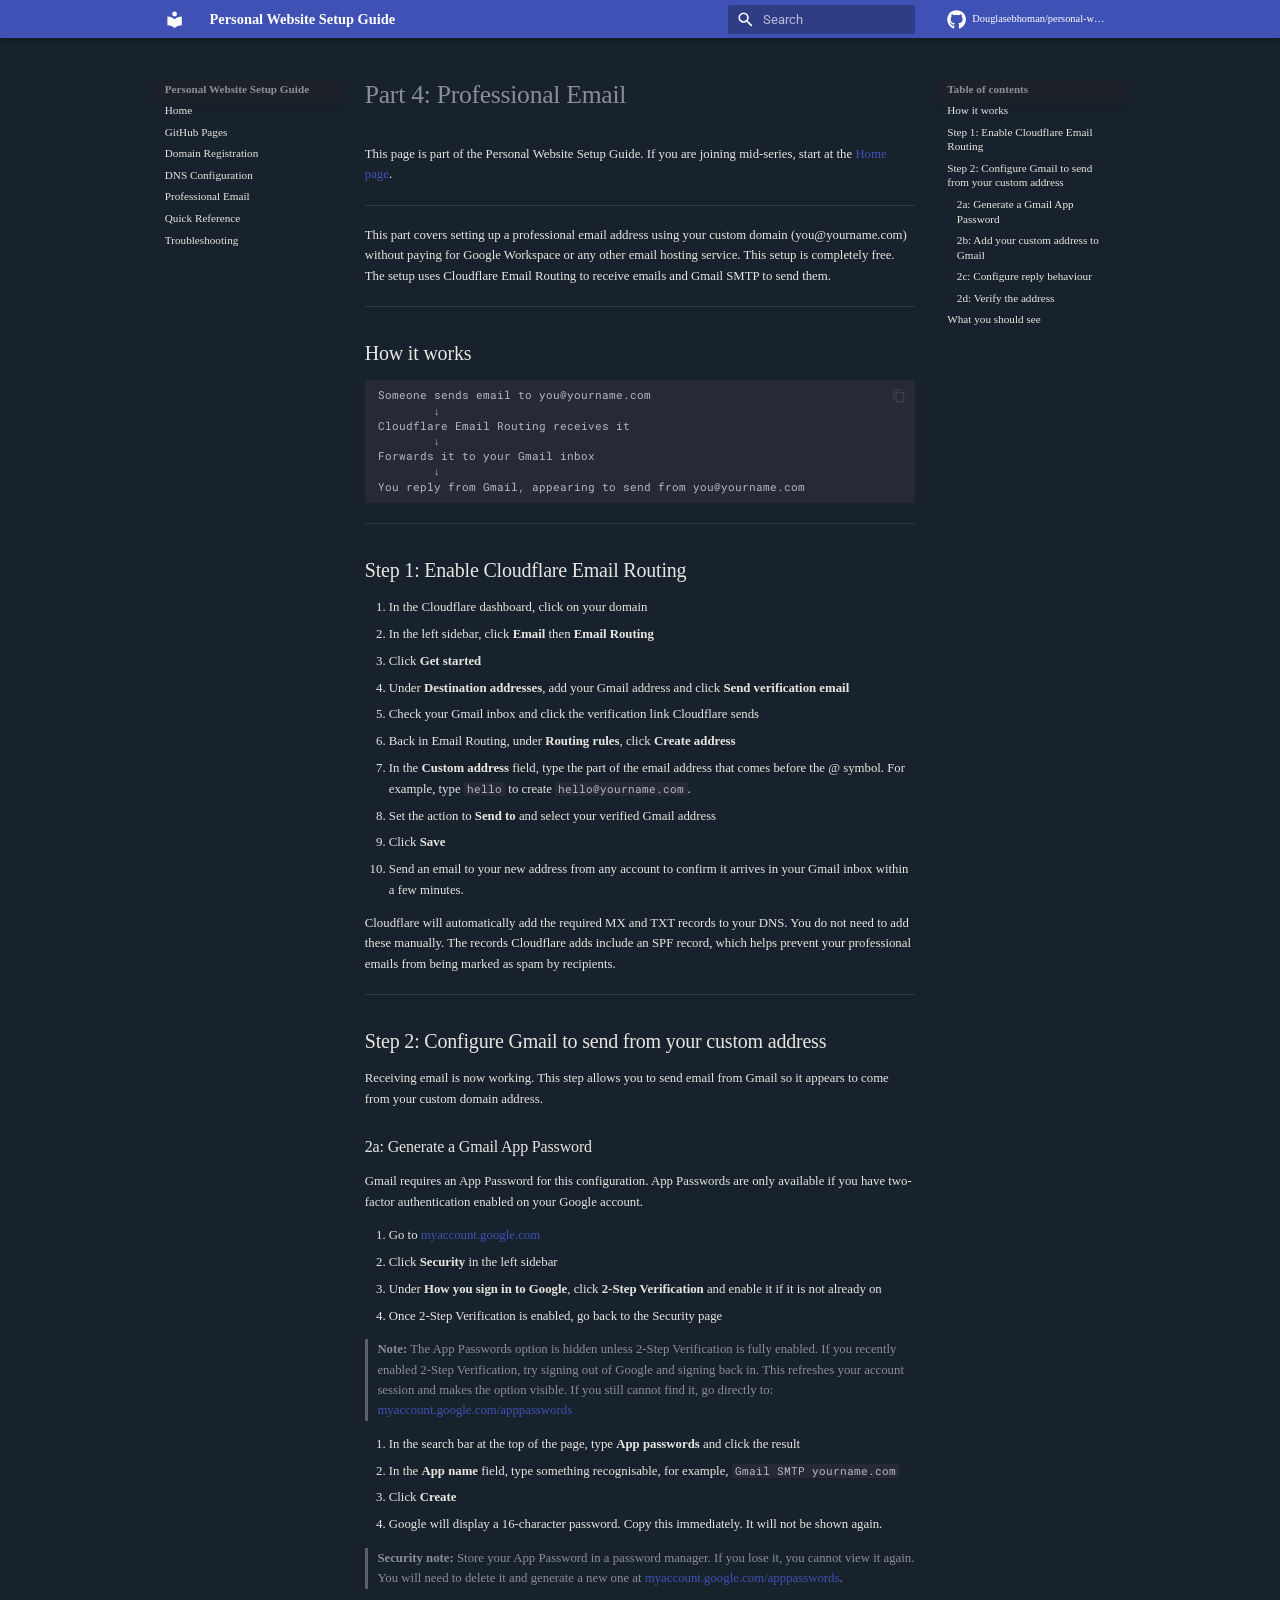
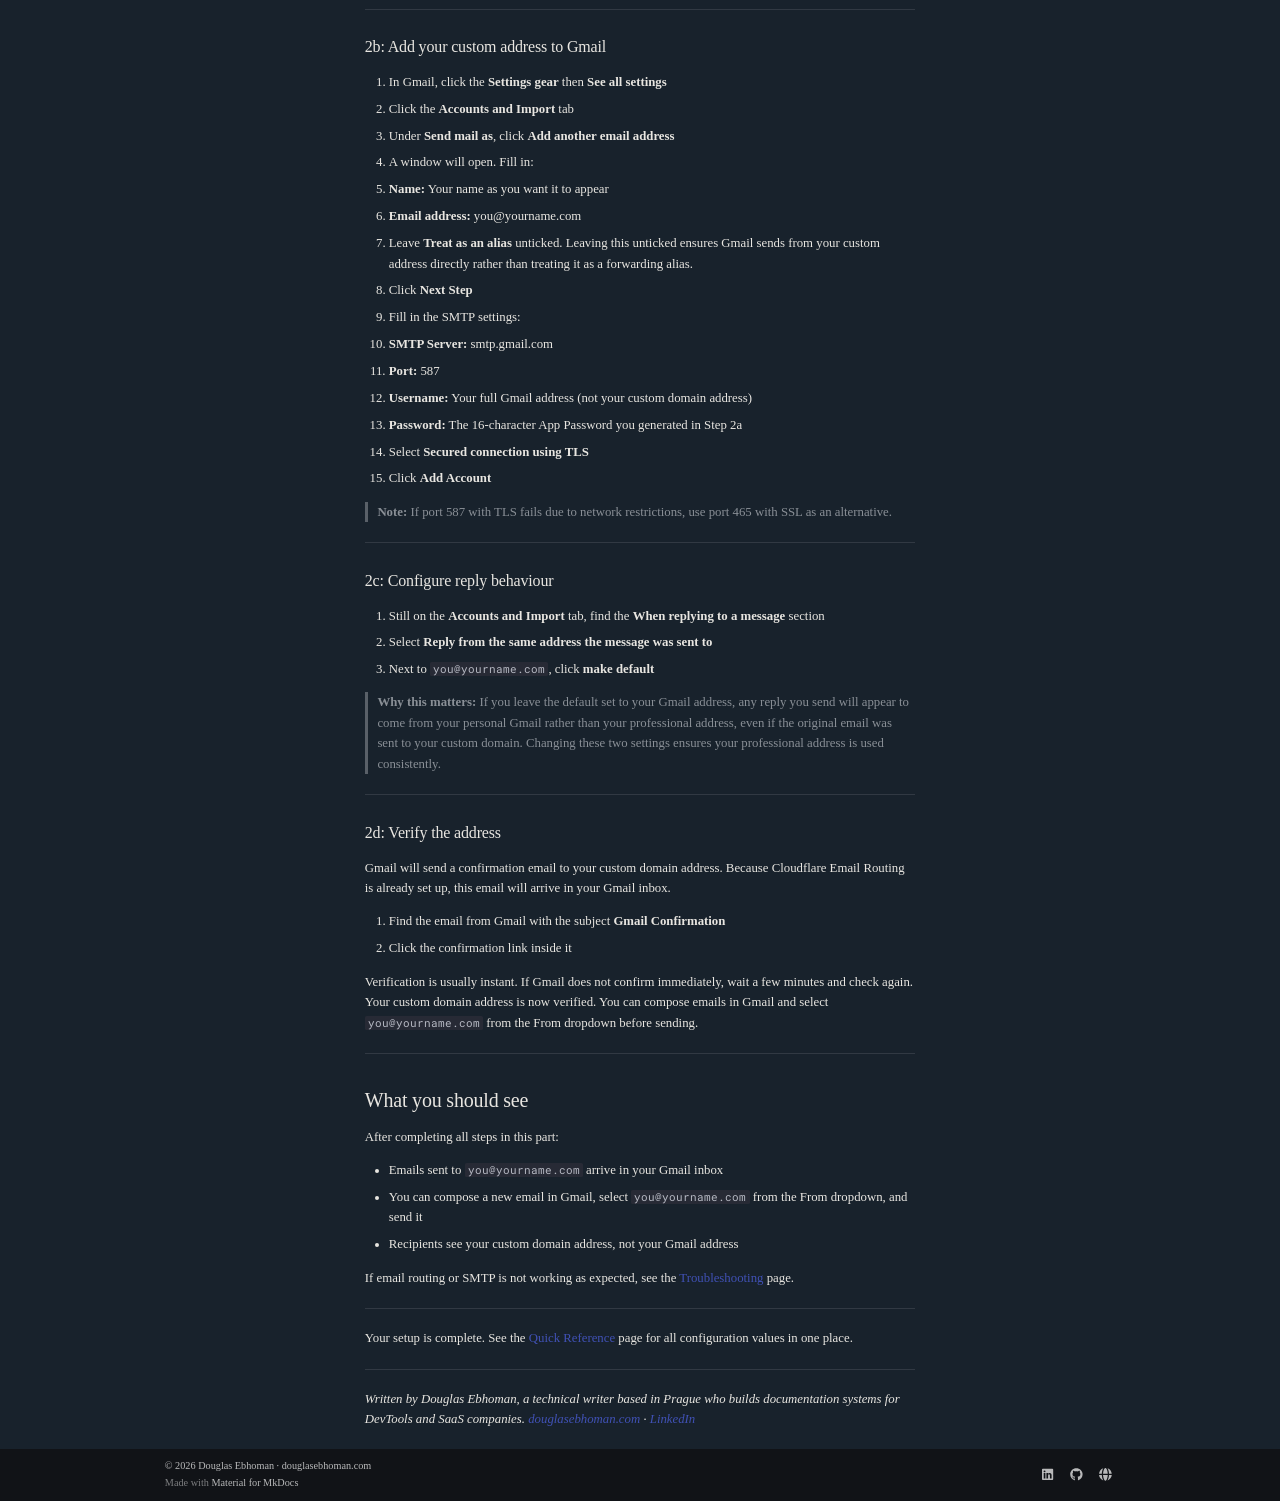
<file: site/part-4-professional-email/index.html>
<!doctype html>
<html lang="en" class="no-js">
  <head>
    
      <meta charset="utf-8">
      <meta name="viewport" content="width=device-width,initial-scale=1">
      
        <meta name="description" content="A step-by-step guide to building a personal website with a custom domain, HTTPS, and a professional email address — using free tools.">
      
      
        <meta name="author" content="Douglas Ebhoman">
      
      
        <link rel="canonical" href="https://douglasebhoman.com/personal-website-setup-guide/part-4-professional-email/">
      
      
      
      
        
      
      
      <link rel="icon" href="../assets/images/favicon.png">
      <meta name="generator" content="mkdocs-1.6.1, mkdocs-material-9.7.6">
    
    
      
        <title>Part 4: Professional Email - Personal Website Setup Guide</title>
      
    
    
      <link rel="stylesheet" href="../assets/stylesheets/main.484c7ddc.min.css">
      
        
        <link rel="stylesheet" href="../assets/stylesheets/palette.ab4e12ef.min.css">
      
      


    
    
      
    
    
      
        
        
        <link rel="preconnect" href="https://fonts.gstatic.com" crossorigin>
        <link rel="stylesheet" href="https://fonts.googleapis.com/css?family=Roboto:300,300i,400,400i,700,700i%7CRoboto+Mono:400,400i,700,700i&display=fallback">
        <style>:root{--md-text-font:"Roboto";--md-code-font:"Roboto Mono"}</style>
      
    
    
      <link rel="stylesheet" href="../stylesheets/brand.css">
    
    <script>__md_scope=new URL("..",location),__md_hash=e=>[...e].reduce(((e,_)=>(e<<5)-e+_.charCodeAt(0)),0),__md_get=(e,_=localStorage,t=__md_scope)=>JSON.parse(_.getItem(t.pathname+"."+e)),__md_set=(e,_,t=localStorage,a=__md_scope)=>{try{t.setItem(a.pathname+"."+e,JSON.stringify(_))}catch(e){}}</script>
    
      

    
    
  </head>
  
  
    
    
    
    
    
    <body dir="ltr" data-md-color-scheme="slate" data-md-color-primary="custom" data-md-color-accent="custom">
  
    
    <input class="md-toggle" data-md-toggle="drawer" type="checkbox" id="__drawer" autocomplete="off">
    <input class="md-toggle" data-md-toggle="search" type="checkbox" id="__search" autocomplete="off">
    <label class="md-overlay" for="__drawer"></label>
    <div data-md-component="skip">
      
        
        <a href="#part-4-professional-email" class="md-skip">
          Skip to content
        </a>
      
    </div>
    <div data-md-component="announce">
      
    </div>
    
    
      

  

<header class="md-header md-header--shadow" data-md-component="header">
  <nav class="md-header__inner md-grid" aria-label="Header">
    <a href=".." title="Personal Website Setup Guide" class="md-header__button md-logo" aria-label="Personal Website Setup Guide" data-md-component="logo">
      
  
  <svg xmlns="http://www.w3.org/2000/svg" viewBox="0 0 24 24"><path d="M12 8a3 3 0 0 0 3-3 3 3 0 0 0-3-3 3 3 0 0 0-3 3 3 3 0 0 0 3 3m0 3.54C9.64 9.35 6.5 8 3 8v11c3.5 0 6.64 1.35 9 3.54 2.36-2.19 5.5-3.54 9-3.54V8c-3.5 0-6.64 1.35-9 3.54"/></svg>

    </a>
    <label class="md-header__button md-icon" for="__drawer">
      
      <svg xmlns="http://www.w3.org/2000/svg" viewBox="0 0 24 24"><path d="M3 6h18v2H3zm0 5h18v2H3zm0 5h18v2H3z"/></svg>
    </label>
    <div class="md-header__title" data-md-component="header-title">
      <div class="md-header__ellipsis">
        <div class="md-header__topic">
          <span class="md-ellipsis">
            Personal Website Setup Guide
          </span>
        </div>
        <div class="md-header__topic" data-md-component="header-topic">
          <span class="md-ellipsis">
            
              Part 4: Professional Email
            
          </span>
        </div>
      </div>
    </div>
    
      
    
    
    
    
      
      
        <label class="md-header__button md-icon" for="__search">
          
          <svg xmlns="http://www.w3.org/2000/svg" viewBox="0 0 24 24"><path d="M9.5 3A6.5 6.5 0 0 1 16 9.5c0 1.61-.59 3.09-1.56 4.23l.27.27h.79l5 5-1.5 1.5-5-5v-.79l-.27-.27A6.52 6.52 0 0 1 9.5 16 6.5 6.5 0 0 1 3 9.5 6.5 6.5 0 0 1 9.5 3m0 2C7 5 5 7 5 9.5S7 14 9.5 14 14 12 14 9.5 12 5 9.5 5"/></svg>
        </label>
        <div class="md-search" data-md-component="search" role="dialog">
  <label class="md-search__overlay" for="__search"></label>
  <div class="md-search__inner" role="search">
    <form class="md-search__form" name="search">
      <input type="text" class="md-search__input" name="query" aria-label="Search" placeholder="Search" autocapitalize="off" autocorrect="off" autocomplete="off" spellcheck="false" data-md-component="search-query" required>
      <label class="md-search__icon md-icon" for="__search">
        
        <svg xmlns="http://www.w3.org/2000/svg" viewBox="0 0 24 24"><path d="M9.5 3A6.5 6.5 0 0 1 16 9.5c0 1.61-.59 3.09-1.56 4.23l.27.27h.79l5 5-1.5 1.5-5-5v-.79l-.27-.27A6.52 6.52 0 0 1 9.5 16 6.5 6.5 0 0 1 3 9.5 6.5 6.5 0 0 1 9.5 3m0 2C7 5 5 7 5 9.5S7 14 9.5 14 14 12 14 9.5 12 5 9.5 5"/></svg>
        
        <svg xmlns="http://www.w3.org/2000/svg" viewBox="0 0 24 24"><path d="M20 11v2H8l5.5 5.5-1.42 1.42L4.16 12l7.92-7.92L13.5 5.5 8 11z"/></svg>
      </label>
      <nav class="md-search__options" aria-label="Search">
        
        <button type="reset" class="md-search__icon md-icon" title="Clear" aria-label="Clear" tabindex="-1">
          
          <svg xmlns="http://www.w3.org/2000/svg" viewBox="0 0 24 24"><path d="M19 6.41 17.59 5 12 10.59 6.41 5 5 6.41 10.59 12 5 17.59 6.41 19 12 13.41 17.59 19 19 17.59 13.41 12z"/></svg>
        </button>
      </nav>
      
        <div class="md-search__suggest" data-md-component="search-suggest"></div>
      
    </form>
    <div class="md-search__output">
      <div class="md-search__scrollwrap" tabindex="0" data-md-scrollfix>
        <div class="md-search-result" data-md-component="search-result">
          <div class="md-search-result__meta">
            Initializing search
          </div>
          <ol class="md-search-result__list" role="presentation"></ol>
        </div>
      </div>
    </div>
  </div>
</div>
      
    
    
      <div class="md-header__source">
        <a href="https://github.com/Douglasebhoman/personal-website-setup-guide" title="Go to repository" class="md-source" data-md-component="source">
  <div class="md-source__icon md-icon">
    
    <svg xmlns="http://www.w3.org/2000/svg" viewBox="0 0 512 512"><!--! Font Awesome Free 7.1.0 by @fontawesome - https://fontawesome.com License - https://fontawesome.com/license/free (Icons: CC BY 4.0, Fonts: SIL OFL 1.1, Code: MIT License) Copyright 2025 Fonticons, Inc.--><path d="M173.9 397.4c0 2-2.3 3.6-5.2 3.6-3.3.3-5.6-1.3-5.6-3.6 0-2 2.3-3.6 5.2-3.6 3-.3 5.6 1.3 5.6 3.6m-31.1-4.5c-.7 2 1.3 4.3 4.3 4.9 2.6 1 5.6 0 6.2-2s-1.3-4.3-4.3-5.2c-2.6-.7-5.5.3-6.2 2.3m44.2-1.7c-2.9.7-4.9 2.6-4.6 4.9.3 2 2.9 3.3 5.9 2.6 2.9-.7 4.9-2.6 4.6-4.6-.3-1.9-3-3.2-5.9-2.9M252.8 8C114.1 8 8 113.3 8 252c0 110.9 69.8 205.8 169.5 239.2 12.8 2.3 17.3-5.6 17.3-12.1 0-6.2-.3-40.4-.3-61.4 0 0-70 15-84.7-29.8 0 0-11.4-29.1-27.8-36.6 0 0-22.9-15.7 1.6-15.4 0 0 24.9 2 38.6 25.8 21.9 38.6 58.6 27.5 72.9 20.9 2.3-16 8.8-27.1 16-33.7-55.9-6.2-112.3-14.3-112.3-110.5 0-27.5 7.6-41.3 23.6-58.9-2.6-6.5-11.1-33.3 2.6-67.9 20.9-6.5 69 27 69 27 20-5.6 41.5-8.5 62.8-8.5s42.8 2.9 62.8 8.5c0 0 48.1-33.6 69-27 13.7 34.7 5.2 61.4 2.6 67.9 16 17.7 25.8 31.5 25.8 58.9 0 96.5-58.9 104.2-114.8 110.5 9.2 7.9 17 22.9 17 46.4 0 33.7-.3 75.4-.3 83.6 0 6.5 4.6 14.4 17.3 12.1C436.2 457.8 504 362.9 504 252 504 113.3 391.5 8 252.8 8M105.2 352.9c-1.3 1-1 3.3.7 5.2 1.6 1.6 3.9 2.3 5.2 1 1.3-1 1-3.3-.7-5.2-1.6-1.6-3.9-2.3-5.2-1m-10.8-8.1c-.7 1.3.3 2.9 2.3 3.9 1.6 1 3.6.7 4.3-.7.7-1.3-.3-2.9-2.3-3.9-2-.6-3.6-.3-4.3.7m32.4 35.6c-1.6 1.3-1 4.3 1.3 6.2 2.3 2.3 5.2 2.6 6.5 1 1.3-1.3.7-4.3-1.3-6.2-2.2-2.3-5.2-2.6-6.5-1m-11.4-14.7c-1.6 1-1.6 3.6 0 5.9s4.3 3.3 5.6 2.3c1.6-1.3 1.6-3.9 0-6.2-1.4-2.3-4-3.3-5.6-2"/></svg>
  </div>
  <div class="md-source__repository">
    Douglasebhoman/personal-website-setup-guide
  </div>
</a>
      </div>
    
  </nav>
  
</header>
    
    <div class="md-container" data-md-component="container">
      
      
        
          
        
      
      <main class="md-main" data-md-component="main">
        <div class="md-main__inner md-grid">
          
            
              
              <div class="md-sidebar md-sidebar--primary" data-md-component="sidebar" data-md-type="navigation" >
                <div class="md-sidebar__scrollwrap">
                  <div class="md-sidebar__inner">
                    



<nav class="md-nav md-nav--primary" aria-label="Navigation" data-md-level="0">
  <label class="md-nav__title" for="__drawer">
    <a href=".." title="Personal Website Setup Guide" class="md-nav__button md-logo" aria-label="Personal Website Setup Guide" data-md-component="logo">
      
  
  <svg xmlns="http://www.w3.org/2000/svg" viewBox="0 0 24 24"><path d="M12 8a3 3 0 0 0 3-3 3 3 0 0 0-3-3 3 3 0 0 0-3 3 3 3 0 0 0 3 3m0 3.54C9.64 9.35 6.5 8 3 8v11c3.5 0 6.64 1.35 9 3.54 2.36-2.19 5.5-3.54 9-3.54V8c-3.5 0-6.64 1.35-9 3.54"/></svg>

    </a>
    Personal Website Setup Guide
  </label>
  
    <div class="md-nav__source">
      <a href="https://github.com/Douglasebhoman/personal-website-setup-guide" title="Go to repository" class="md-source" data-md-component="source">
  <div class="md-source__icon md-icon">
    
    <svg xmlns="http://www.w3.org/2000/svg" viewBox="0 0 512 512"><!--! Font Awesome Free 7.1.0 by @fontawesome - https://fontawesome.com License - https://fontawesome.com/license/free (Icons: CC BY 4.0, Fonts: SIL OFL 1.1, Code: MIT License) Copyright 2025 Fonticons, Inc.--><path d="M173.9 397.4c0 2-2.3 3.6-5.2 3.6-3.3.3-5.6-1.3-5.6-3.6 0-2 2.3-3.6 5.2-3.6 3-.3 5.6 1.3 5.6 3.6m-31.1-4.5c-.7 2 1.3 4.3 4.3 4.9 2.6 1 5.6 0 6.2-2s-1.3-4.3-4.3-5.2c-2.6-.7-5.5.3-6.2 2.3m44.2-1.7c-2.9.7-4.9 2.6-4.6 4.9.3 2 2.9 3.3 5.9 2.6 2.9-.7 4.9-2.6 4.6-4.6-.3-1.9-3-3.2-5.9-2.9M252.8 8C114.1 8 8 113.3 8 252c0 110.9 69.8 205.8 169.5 239.2 12.8 2.3 17.3-5.6 17.3-12.1 0-6.2-.3-40.4-.3-61.4 0 0-70 15-84.7-29.8 0 0-11.4-29.1-27.8-36.6 0 0-22.9-15.7 1.6-15.4 0 0 24.9 2 38.6 25.8 21.9 38.6 58.6 27.5 72.9 20.9 2.3-16 8.8-27.1 16-33.7-55.9-6.2-112.3-14.3-112.3-110.5 0-27.5 7.6-41.3 23.6-58.9-2.6-6.5-11.1-33.3 2.6-67.9 20.9-6.5 69 27 69 27 20-5.6 41.5-8.5 62.8-8.5s42.8 2.9 62.8 8.5c0 0 48.1-33.6 69-27 13.7 34.7 5.2 61.4 2.6 67.9 16 17.7 25.8 31.5 25.8 58.9 0 96.5-58.9 104.2-114.8 110.5 9.2 7.9 17 22.9 17 46.4 0 33.7-.3 75.4-.3 83.6 0 6.5 4.6 14.4 17.3 12.1C436.2 457.8 504 362.9 504 252 504 113.3 391.5 8 252.8 8M105.2 352.9c-1.3 1-1 3.3.7 5.2 1.6 1.6 3.9 2.3 5.2 1 1.3-1 1-3.3-.7-5.2-1.6-1.6-3.9-2.3-5.2-1m-10.8-8.1c-.7 1.3.3 2.9 2.3 3.9 1.6 1 3.6.7 4.3-.7.7-1.3-.3-2.9-2.3-3.9-2-.6-3.6-.3-4.3.7m32.4 35.6c-1.6 1.3-1 4.3 1.3 6.2 2.3 2.3 5.2 2.6 6.5 1 1.3-1.3.7-4.3-1.3-6.2-2.2-2.3-5.2-2.6-6.5-1m-11.4-14.7c-1.6 1-1.6 3.6 0 5.9s4.3 3.3 5.6 2.3c1.6-1.3 1.6-3.9 0-6.2-1.4-2.3-4-3.3-5.6-2"/></svg>
  </div>
  <div class="md-source__repository">
    Douglasebhoman/personal-website-setup-guide
  </div>
</a>
    </div>
  
  <ul class="md-nav__list" data-md-scrollfix>
    
      
      
  
  
  
  
    <li class="md-nav__item">
      <a href=".." class="md-nav__link">
        
  
  
  <span class="md-ellipsis">
    
  
    Home
  

    
  </span>
  
  

      </a>
    </li>
  

    
      
      
  
  
  
  
    <li class="md-nav__item">
      <a href="../github-pages.md" class="md-nav__link">
        
  
  
  <span class="md-ellipsis">
    
  
    GitHub Pages
  

    
  </span>
  
  

      </a>
    </li>
  

    
      
      
  
  
  
  
    <li class="md-nav__item">
      <a href="../domain-registration.md" class="md-nav__link">
        
  
  
  <span class="md-ellipsis">
    
  
    Domain Registration
  

    
  </span>
  
  

      </a>
    </li>
  

    
      
      
  
  
  
  
    <li class="md-nav__item">
      <a href="../dns-configuration.md" class="md-nav__link">
        
  
  
  <span class="md-ellipsis">
    
  
    DNS Configuration
  

    
  </span>
  
  

      </a>
    </li>
  

    
      
      
  
  
  
  
    <li class="md-nav__item">
      <a href="../professional-email.md" class="md-nav__link">
        
  
  
  <span class="md-ellipsis">
    
  
    Professional Email
  

    
  </span>
  
  

      </a>
    </li>
  

    
      
      
  
  
  
  
    <li class="md-nav__item">
      <a href="../quick-reference.md" class="md-nav__link">
        
  
  
  <span class="md-ellipsis">
    
  
    Quick Reference
  

    
  </span>
  
  

      </a>
    </li>
  

    
      
      
  
  
  
  
    <li class="md-nav__item">
      <a href="../troubleshooting/" class="md-nav__link">
        
  
  
  <span class="md-ellipsis">
    
  
    Troubleshooting
  

    
  </span>
  
  

      </a>
    </li>
  

    
  </ul>
</nav>
                  </div>
                </div>
              </div>
            
            
              
              <div class="md-sidebar md-sidebar--secondary" data-md-component="sidebar" data-md-type="toc" >
                <div class="md-sidebar__scrollwrap">
                  <div class="md-sidebar__inner">
                    

<nav class="md-nav md-nav--secondary" aria-label="Table of contents">
  
  
  
    
  
  
    <label class="md-nav__title" for="__toc">
      <span class="md-nav__icon md-icon"></span>
      Table of contents
    </label>
    <ul class="md-nav__list" data-md-component="toc" data-md-scrollfix>
      
        <li class="md-nav__item">
  <a href="#how-it-works" class="md-nav__link">
    <span class="md-ellipsis">
      
        How it works
      
    </span>
  </a>
  
</li>
      
        <li class="md-nav__item">
  <a href="#step-1-enable-cloudflare-email-routing" class="md-nav__link">
    <span class="md-ellipsis">
      
        Step 1: Enable Cloudflare Email Routing
      
    </span>
  </a>
  
</li>
      
        <li class="md-nav__item">
  <a href="#step-2-configure-gmail-to-send-from-your-custom-address" class="md-nav__link">
    <span class="md-ellipsis">
      
        Step 2: Configure Gmail to send from your custom address
      
    </span>
  </a>
  
    <nav class="md-nav" aria-label="Step 2: Configure Gmail to send from your custom address">
      <ul class="md-nav__list">
        
          <li class="md-nav__item">
  <a href="#2a-generate-a-gmail-app-password" class="md-nav__link">
    <span class="md-ellipsis">
      
        2a: Generate a Gmail App Password
      
    </span>
  </a>
  
</li>
        
          <li class="md-nav__item">
  <a href="#2b-add-your-custom-address-to-gmail" class="md-nav__link">
    <span class="md-ellipsis">
      
        2b: Add your custom address to Gmail
      
    </span>
  </a>
  
</li>
        
          <li class="md-nav__item">
  <a href="#2c-configure-reply-behaviour" class="md-nav__link">
    <span class="md-ellipsis">
      
        2c: Configure reply behaviour
      
    </span>
  </a>
  
</li>
        
          <li class="md-nav__item">
  <a href="#2d-verify-the-address" class="md-nav__link">
    <span class="md-ellipsis">
      
        2d: Verify the address
      
    </span>
  </a>
  
</li>
        
      </ul>
    </nav>
  
</li>
      
        <li class="md-nav__item">
  <a href="#what-you-should-see" class="md-nav__link">
    <span class="md-ellipsis">
      
        What you should see
      
    </span>
  </a>
  
</li>
      
    </ul>
  
</nav>
                  </div>
                </div>
              </div>
            
          
          
            <div class="md-content" data-md-component="content">
              
              <article class="md-content__inner md-typeset">
                
                  


  
  


<h1 id="part-4-professional-email">Part 4: Professional Email<a class="headerlink" href="#part-4-professional-email" title="Permanent link">&para;</a></h1>
<p>This page is part of the Personal Website Setup Guide. If you are joining mid-series, start at the <a href="../">Home page</a>.</p>
<hr />
<p>This part covers setting up a professional email address using your custom domain (you@yourname.com) without paying for Google Workspace or any other email hosting service. This setup is completely free.</p>
<p>The setup uses Cloudflare Email Routing to receive emails and Gmail SMTP to send them.</p>
<hr />
<h2 id="how-it-works">How it works<a class="headerlink" href="#how-it-works" title="Permanent link">&para;</a></h2>
<div class="highlight"><pre><span></span><code><a id="__codelineno-0-1" name="__codelineno-0-1" href="#__codelineno-0-1"></a>Someone sends email to you@yourname.com
<a id="__codelineno-0-2" name="__codelineno-0-2" href="#__codelineno-0-2"></a>        ↓
<a id="__codelineno-0-3" name="__codelineno-0-3" href="#__codelineno-0-3"></a>Cloudflare Email Routing receives it
<a id="__codelineno-0-4" name="__codelineno-0-4" href="#__codelineno-0-4"></a>        ↓
<a id="__codelineno-0-5" name="__codelineno-0-5" href="#__codelineno-0-5"></a>Forwards it to your Gmail inbox
<a id="__codelineno-0-6" name="__codelineno-0-6" href="#__codelineno-0-6"></a>        ↓
<a id="__codelineno-0-7" name="__codelineno-0-7" href="#__codelineno-0-7"></a>You reply from Gmail, appearing to send from you@yourname.com
</code></pre></div>
<hr />
<h2 id="step-1-enable-cloudflare-email-routing">Step 1: Enable Cloudflare Email Routing<a class="headerlink" href="#step-1-enable-cloudflare-email-routing" title="Permanent link">&para;</a></h2>
<ol>
<li>In the Cloudflare dashboard, click on your domain</li>
<li>In the left sidebar, click <strong>Email</strong> then <strong>Email Routing</strong></li>
<li>Click <strong>Get started</strong></li>
<li>Under <strong>Destination addresses</strong>, add your Gmail address and click <strong>Send verification email</strong></li>
<li>Check your Gmail inbox and click the verification link Cloudflare sends</li>
<li>Back in Email Routing, under <strong>Routing rules</strong>, click <strong>Create address</strong></li>
<li>In the <strong>Custom address</strong> field, type the part of the email address that comes before the @ symbol. For example, type <code>hello</code> to create <code>hello@yourname.com</code>.</li>
<li>Set the action to <strong>Send to</strong> and select your verified Gmail address</li>
<li>Click <strong>Save</strong></li>
<li>Send an email to your new address from any account to confirm it arrives in your Gmail inbox within a few minutes.</li>
</ol>
<p>Cloudflare will automatically add the required MX and TXT records to your DNS. You do not need to add these manually. The records Cloudflare adds include an SPF record, which helps prevent your professional emails from being marked as spam by recipients.</p>
<hr />
<h2 id="step-2-configure-gmail-to-send-from-your-custom-address">Step 2: Configure Gmail to send from your custom address<a class="headerlink" href="#step-2-configure-gmail-to-send-from-your-custom-address" title="Permanent link">&para;</a></h2>
<p>Receiving email is now working. This step allows you to send email from Gmail so it appears to come from your custom domain address.</p>
<h3 id="2a-generate-a-gmail-app-password">2a: Generate a Gmail App Password<a class="headerlink" href="#2a-generate-a-gmail-app-password" title="Permanent link">&para;</a></h3>
<p>Gmail requires an App Password for this configuration. App Passwords are only available if you have two-factor authentication enabled on your Google account.</p>
<ol>
<li>Go to <a href="https://myaccount.google.com">myaccount.google.com</a></li>
<li>Click <strong>Security</strong> in the left sidebar</li>
<li>Under <strong>How you sign in to Google</strong>, click <strong>2-Step Verification</strong> and enable it if it is not already on</li>
<li>Once 2-Step Verification is enabled, go back to the Security page</li>
</ol>
<blockquote>
<p><strong>Note:</strong> The App Passwords option is hidden unless 2-Step Verification is fully enabled. If you recently enabled 2-Step Verification, try signing out of Google and signing back in. This refreshes your account session and makes the option visible. If you still cannot find it, go directly to: <a href="https://myaccount.google.com/apppasswords">myaccount.google.com/apppasswords</a></p>
</blockquote>
<ol>
<li>In the search bar at the top of the page, type <strong>App passwords</strong> and click the result</li>
<li>In the <strong>App name</strong> field, type something recognisable, for example, <code>Gmail SMTP yourname.com</code></li>
<li>Click <strong>Create</strong></li>
<li>Google will display a 16-character password. Copy this immediately. It will not be shown again.</li>
</ol>
<blockquote>
<p><strong>Security note:</strong> Store your App Password in a password manager. If you lose it, you cannot view it again. You will need to delete it and generate a new one at <a href="https://myaccount.google.com/apppasswords">myaccount.google.com/apppasswords</a>.</p>
</blockquote>
<hr />
<h3 id="2b-add-your-custom-address-to-gmail">2b: Add your custom address to Gmail<a class="headerlink" href="#2b-add-your-custom-address-to-gmail" title="Permanent link">&para;</a></h3>
<ol>
<li>In Gmail, click the <strong>Settings gear</strong> then <strong>See all settings</strong></li>
<li>Click the <strong>Accounts and Import</strong> tab</li>
<li>Under <strong>Send mail as</strong>, click <strong>Add another email address</strong></li>
<li>A window will open. Fill in:</li>
<li><strong>Name:</strong> Your name as you want it to appear</li>
<li><strong>Email address:</strong> you@yourname.com</li>
<li>Leave <strong>Treat as an alias</strong> unticked. Leaving this unticked ensures Gmail sends from your custom address directly rather than treating it as a forwarding alias.</li>
<li>Click <strong>Next Step</strong></li>
<li>Fill in the SMTP settings:</li>
<li><strong>SMTP Server:</strong> smtp.gmail.com</li>
<li><strong>Port:</strong> 587</li>
<li><strong>Username:</strong> Your full Gmail address (not your custom domain address)</li>
<li><strong>Password:</strong> The 16-character App Password you generated in Step 2a</li>
<li>Select <strong>Secured connection using TLS</strong></li>
<li>Click <strong>Add Account</strong></li>
</ol>
<blockquote>
<p><strong>Note:</strong> If port 587 with TLS fails due to network restrictions, use port 465 with SSL as an alternative.</p>
</blockquote>
<hr />
<h3 id="2c-configure-reply-behaviour">2c: Configure reply behaviour<a class="headerlink" href="#2c-configure-reply-behaviour" title="Permanent link">&para;</a></h3>
<ol>
<li>Still on the <strong>Accounts and Import</strong> tab, find the <strong>When replying to a message</strong> section</li>
<li>Select <strong>Reply from the same address the message was sent to</strong></li>
<li>Next to <code>you@yourname.com</code>, click <strong>make default</strong></li>
</ol>
<blockquote>
<p><strong>Why this matters:</strong> If you leave the default set to your Gmail address, any reply you send will appear to come from your personal Gmail rather than your professional address, even if the original email was sent to your custom domain. Changing these two settings ensures your professional address is used consistently.</p>
</blockquote>
<hr />
<h3 id="2d-verify-the-address">2d: Verify the address<a class="headerlink" href="#2d-verify-the-address" title="Permanent link">&para;</a></h3>
<p>Gmail will send a confirmation email to your custom domain address. Because Cloudflare Email Routing is already set up, this email will arrive in your Gmail inbox.</p>
<ol>
<li>Find the email from Gmail with the subject <strong>Gmail Confirmation</strong></li>
<li>Click the confirmation link inside it</li>
</ol>
<p>Verification is usually instant. If Gmail does not confirm immediately, wait a few minutes and check again.</p>
<p>Your custom domain address is now verified. You can compose emails in Gmail and select <code>you@yourname.com</code> from the From dropdown before sending.</p>
<hr />
<h2 id="what-you-should-see">What you should see<a class="headerlink" href="#what-you-should-see" title="Permanent link">&para;</a></h2>
<p>After completing all steps in this part:</p>
<ul>
<li>Emails sent to <code>you@yourname.com</code> arrive in your Gmail inbox</li>
<li>You can compose a new email in Gmail, select <code>you@yourname.com</code> from the From dropdown, and send it</li>
<li>Recipients see your custom domain address, not your Gmail address</li>
</ul>
<p>If email routing or SMTP is not working as expected, see the <a href="../troubleshooting/">Troubleshooting</a> page.</p>
<hr />
<p>Your setup is complete. See the <a href="../part-5-quick-reference/">Quick Reference</a> page for all configuration values in one place.</p>
<hr />
<p><em>Written by Douglas Ebhoman, a technical writer based in Prague who builds documentation systems for DevTools and SaaS companies.</em>
<em><a href="https://douglasebhoman.com">douglasebhoman.com</a> · <a href="https://linkedin.com/in/douglas-ebhoman-757329289">LinkedIn</a></em></p>












                
              </article>
            </div>
          
          
<script>var target=document.getElementById(location.hash.slice(1));target&&target.name&&(target.checked=target.name.startsWith("__tabbed_"))</script>
        </div>
        
          <button type="button" class="md-top md-icon" data-md-component="top" hidden>
  
  <svg xmlns="http://www.w3.org/2000/svg" viewBox="0 0 24 24"><path d="M13 20h-2V8l-5.5 5.5-1.42-1.42L12 4.16l7.92 7.92-1.42 1.42L13 8z"/></svg>
  Back to top
</button>
        
      </main>
      
        <footer class="md-footer">
  
    
  
  <div class="md-footer-meta md-typeset">
    <div class="md-footer-meta__inner md-grid">
      <div class="md-copyright">
  
    <div class="md-copyright__highlight">
      © 2026 Douglas Ebhoman · <a href="https://douglasebhoman.com">douglasebhoman.com</a>
    </div>
  
  
    Made with
    <a href="https://squidfunk.github.io/mkdocs-material/" target="_blank" rel="noopener">
      Material for MkDocs
    </a>
  
</div>
      
        
<div class="md-social">
  
    
    
    
    
      
      
    
    <a href="https://linkedin.com/in/douglas-ebhoman-757329289" target="_blank" rel="noopener" title="linkedin.com" class="md-social__link">
      <svg xmlns="http://www.w3.org/2000/svg" viewBox="0 0 448 512"><!--! Font Awesome Free 7.1.0 by @fontawesome - https://fontawesome.com License - https://fontawesome.com/license/free (Icons: CC BY 4.0, Fonts: SIL OFL 1.1, Code: MIT License) Copyright 2025 Fonticons, Inc.--><path d="M416 32H31.9C14.3 32 0 46.5 0 64.3v383.4C0 465.5 14.3 480 31.9 480H416c17.6 0 32-14.5 32-32.3V64.3c0-17.8-14.4-32.3-32-32.3M135.4 416H69V202.2h66.5V416zM102.2 96a38.5 38.5 0 1 1 0 77 38.5 38.5 0 1 1 0-77m282.1 320h-66.4V312c0-24.8-.5-56.7-34.5-56.7-34.6 0-39.9 27-39.9 54.9V416h-66.4V202.2h63.7v29.2h.9c8.9-16.8 30.6-34.5 62.9-34.5 67.2 0 79.7 44.3 79.7 101.9z"/></svg>
    </a>
  
    
    
    
    
      
      
    
    <a href="https://github.com/Douglasebhoman" target="_blank" rel="noopener" title="github.com" class="md-social__link">
      <svg xmlns="http://www.w3.org/2000/svg" viewBox="0 0 512 512"><!--! Font Awesome Free 7.1.0 by @fontawesome - https://fontawesome.com License - https://fontawesome.com/license/free (Icons: CC BY 4.0, Fonts: SIL OFL 1.1, Code: MIT License) Copyright 2025 Fonticons, Inc.--><path d="M173.9 397.4c0 2-2.3 3.6-5.2 3.6-3.3.3-5.6-1.3-5.6-3.6 0-2 2.3-3.6 5.2-3.6 3-.3 5.6 1.3 5.6 3.6m-31.1-4.5c-.7 2 1.3 4.3 4.3 4.9 2.6 1 5.6 0 6.2-2s-1.3-4.3-4.3-5.2c-2.6-.7-5.5.3-6.2 2.3m44.2-1.7c-2.9.7-4.9 2.6-4.6 4.9.3 2 2.9 3.3 5.9 2.6 2.9-.7 4.9-2.6 4.6-4.6-.3-1.9-3-3.2-5.9-2.9M252.8 8C114.1 8 8 113.3 8 252c0 110.9 69.8 205.8 169.5 239.2 12.8 2.3 17.3-5.6 17.3-12.1 0-6.2-.3-40.4-.3-61.4 0 0-70 15-84.7-29.8 0 0-11.4-29.1-27.8-36.6 0 0-22.9-15.7 1.6-15.4 0 0 24.9 2 38.6 25.8 21.9 38.6 58.6 27.5 72.9 20.9 2.3-16 8.8-27.1 16-33.7-55.9-6.2-112.3-14.3-112.3-110.5 0-27.5 7.6-41.3 23.6-58.9-2.6-6.5-11.1-33.3 2.6-67.9 20.9-6.5 69 27 69 27 20-5.6 41.5-8.5 62.8-8.5s42.8 2.9 62.8 8.5c0 0 48.1-33.6 69-27 13.7 34.7 5.2 61.4 2.6 67.9 16 17.7 25.8 31.5 25.8 58.9 0 96.5-58.9 104.2-114.8 110.5 9.2 7.9 17 22.9 17 46.4 0 33.7-.3 75.4-.3 83.6 0 6.5 4.6 14.4 17.3 12.1C436.2 457.8 504 362.9 504 252 504 113.3 391.5 8 252.8 8M105.2 352.9c-1.3 1-1 3.3.7 5.2 1.6 1.6 3.9 2.3 5.2 1 1.3-1 1-3.3-.7-5.2-1.6-1.6-3.9-2.3-5.2-1m-10.8-8.1c-.7 1.3.3 2.9 2.3 3.9 1.6 1 3.6.7 4.3-.7.7-1.3-.3-2.9-2.3-3.9-2-.6-3.6-.3-4.3.7m32.4 35.6c-1.6 1.3-1 4.3 1.3 6.2 2.3 2.3 5.2 2.6 6.5 1 1.3-1.3.7-4.3-1.3-6.2-2.2-2.3-5.2-2.6-6.5-1m-11.4-14.7c-1.6 1-1.6 3.6 0 5.9s4.3 3.3 5.6 2.3c1.6-1.3 1.6-3.9 0-6.2-1.4-2.3-4-3.3-5.6-2"/></svg>
    </a>
  
    
    
    
    
      
      
    
    <a href="https://douglasebhoman.com" target="_blank" rel="noopener" title="douglasebhoman.com" class="md-social__link">
      <svg xmlns="http://www.w3.org/2000/svg" viewBox="0 0 512 512"><!--! Font Awesome Free 7.1.0 by @fontawesome - https://fontawesome.com License - https://fontawesome.com/license/free (Icons: CC BY 4.0, Fonts: SIL OFL 1.1, Code: MIT License) Copyright 2025 Fonticons, Inc.--><path d="M351.9 280H161c2.9 64.5 17.2 123.9 37.5 167.4 11.4 24.5 23.7 41.8 35.1 52.4 11.2 10.5 18.9 12.2 22.9 12.2s11.7-1.7 22.9-12.2c11.4-10.6 23.7-28 35.1-52.4 20.3-43.5 34.6-102.9 37.5-167.4zm-191-48h190.9c-2.8-64.5-17.1-123.9-37.4-167.4-11.4-24.4-23.7-41.8-35.1-52.4C268.1 1.7 260.4 0 256.4 0s-11.7 1.7-22.9 12.2c-11.4 10.6-23.7 28-35.1 52.4-20.3 43.5-34.6 102.9-37.5 167.4m-48 0c3.5-85.6 25.6-165.1 57.9-217.3C78.7 47.3 10.9 131.2 1.5 232zM1.5 280c9.4 100.8 77.2 184.7 169.3 217.3-32.3-52.2-54.4-131.7-57.9-217.3zm398.4 0c-3.5 85.6-25.6 165.1-57.9 217.3 92.1-32.7 159.9-116.5 169.3-217.3zm111.4-48C501.9 131.2 434.1 47.3 342 14.7c32.3 52.2 54.4 131.7 57.9 217.3z"/></svg>
    </a>
  
</div>
      
    </div>
  </div>
</footer>
      
    </div>
    <div class="md-dialog" data-md-component="dialog">
      <div class="md-dialog__inner md-typeset"></div>
    </div>
    
    
    
      
      
      <script id="__config" type="application/json">{"annotate": null, "base": "..", "features": ["navigation.instant", "navigation.top", "navigation.sections", "navigation.footer", "search.highlight", "search.suggest", "content.code.copy"], "search": "../assets/javascripts/workers/search.2c215733.min.js", "tags": null, "translations": {"clipboard.copied": "Copied to clipboard", "clipboard.copy": "Copy to clipboard", "search.result.more.one": "1 more on this page", "search.result.more.other": "# more on this page", "search.result.none": "No matching documents", "search.result.one": "1 matching document", "search.result.other": "# matching documents", "search.result.placeholder": "Type to start searching", "search.result.term.missing": "Missing", "select.version": "Select version"}, "version": null}</script>
    
    
      <script src="../assets/javascripts/bundle.79ae519e.min.js"></script>
      
    
  </body>
</html>
</file>
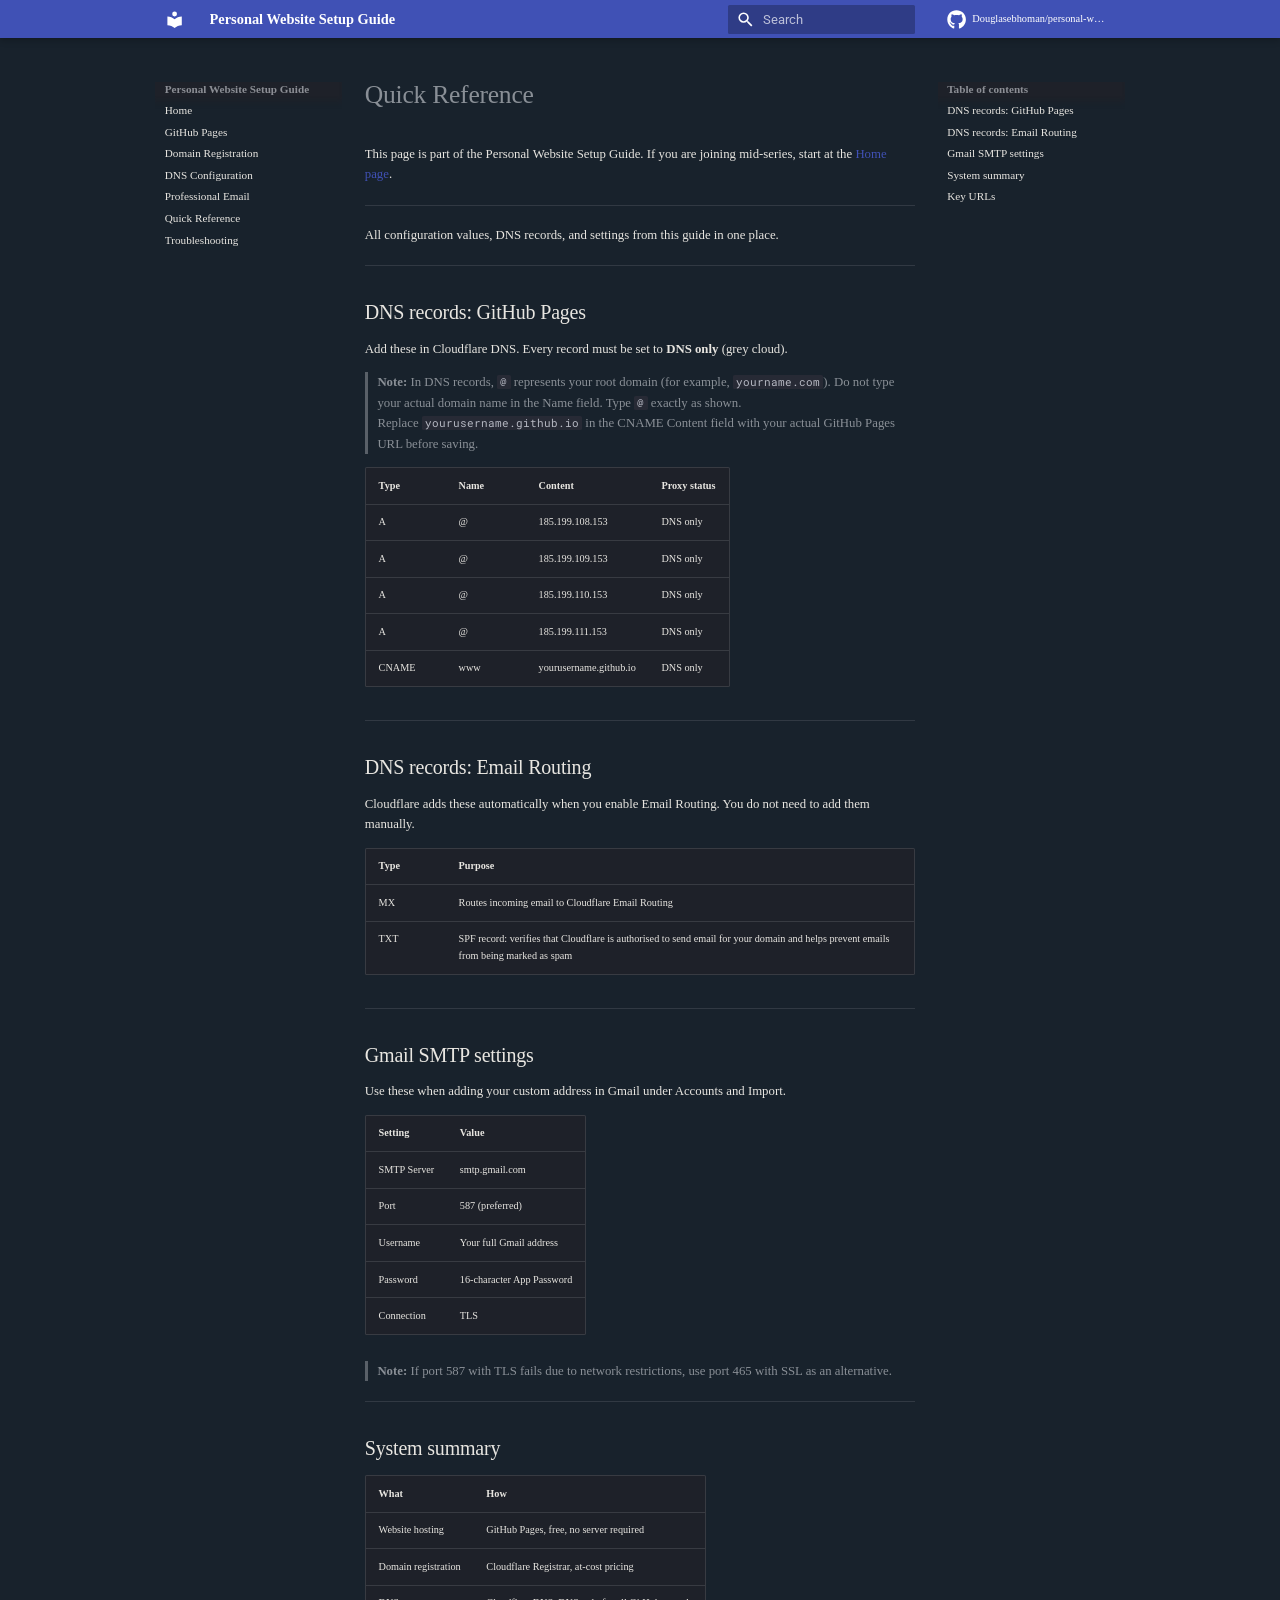
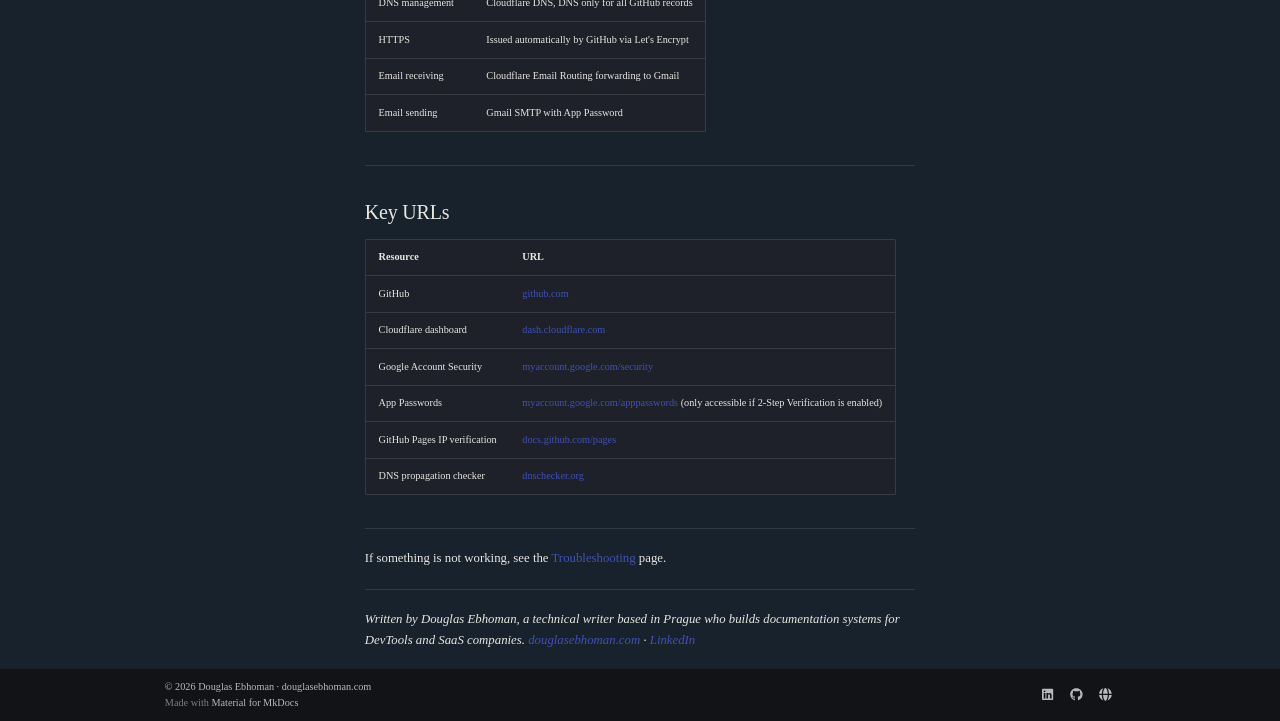
<file: site/part-5-quick-reference/index.html>
<!doctype html>
<html lang="en" class="no-js">
  <head>
    
      <meta charset="utf-8">
      <meta name="viewport" content="width=device-width,initial-scale=1">
      
        <meta name="description" content="A step-by-step guide to building a personal website with a custom domain, HTTPS, and a professional email address — using free tools.">
      
      
        <meta name="author" content="Douglas Ebhoman">
      
      
        <link rel="canonical" href="https://douglasebhoman.com/personal-website-setup-guide/part-5-quick-reference/">
      
      
      
      
        
      
      
      <link rel="icon" href="../assets/images/favicon.png">
      <meta name="generator" content="mkdocs-1.6.1, mkdocs-material-9.7.6">
    
    
      
        <title>Quick Reference - Personal Website Setup Guide</title>
      
    
    
      <link rel="stylesheet" href="../assets/stylesheets/main.484c7ddc.min.css">
      
        
        <link rel="stylesheet" href="../assets/stylesheets/palette.ab4e12ef.min.css">
      
      


    
    
      
    
    
      
        
        
        <link rel="preconnect" href="https://fonts.gstatic.com" crossorigin>
        <link rel="stylesheet" href="https://fonts.googleapis.com/css?family=Roboto:300,300i,400,400i,700,700i%7CRoboto+Mono:400,400i,700,700i&display=fallback">
        <style>:root{--md-text-font:"Roboto";--md-code-font:"Roboto Mono"}</style>
      
    
    
      <link rel="stylesheet" href="../stylesheets/brand.css">
    
    <script>__md_scope=new URL("..",location),__md_hash=e=>[...e].reduce(((e,_)=>(e<<5)-e+_.charCodeAt(0)),0),__md_get=(e,_=localStorage,t=__md_scope)=>JSON.parse(_.getItem(t.pathname+"."+e)),__md_set=(e,_,t=localStorage,a=__md_scope)=>{try{t.setItem(a.pathname+"."+e,JSON.stringify(_))}catch(e){}}</script>
    
      

    
    
  </head>
  
  
    
    
    
    
    
    <body dir="ltr" data-md-color-scheme="slate" data-md-color-primary="custom" data-md-color-accent="custom">
  
    
    <input class="md-toggle" data-md-toggle="drawer" type="checkbox" id="__drawer" autocomplete="off">
    <input class="md-toggle" data-md-toggle="search" type="checkbox" id="__search" autocomplete="off">
    <label class="md-overlay" for="__drawer"></label>
    <div data-md-component="skip">
      
        
        <a href="#quick-reference" class="md-skip">
          Skip to content
        </a>
      
    </div>
    <div data-md-component="announce">
      
    </div>
    
    
      

  

<header class="md-header md-header--shadow" data-md-component="header">
  <nav class="md-header__inner md-grid" aria-label="Header">
    <a href=".." title="Personal Website Setup Guide" class="md-header__button md-logo" aria-label="Personal Website Setup Guide" data-md-component="logo">
      
  
  <svg xmlns="http://www.w3.org/2000/svg" viewBox="0 0 24 24"><path d="M12 8a3 3 0 0 0 3-3 3 3 0 0 0-3-3 3 3 0 0 0-3 3 3 3 0 0 0 3 3m0 3.54C9.64 9.35 6.5 8 3 8v11c3.5 0 6.64 1.35 9 3.54 2.36-2.19 5.5-3.54 9-3.54V8c-3.5 0-6.64 1.35-9 3.54"/></svg>

    </a>
    <label class="md-header__button md-icon" for="__drawer">
      
      <svg xmlns="http://www.w3.org/2000/svg" viewBox="0 0 24 24"><path d="M3 6h18v2H3zm0 5h18v2H3zm0 5h18v2H3z"/></svg>
    </label>
    <div class="md-header__title" data-md-component="header-title">
      <div class="md-header__ellipsis">
        <div class="md-header__topic">
          <span class="md-ellipsis">
            Personal Website Setup Guide
          </span>
        </div>
        <div class="md-header__topic" data-md-component="header-topic">
          <span class="md-ellipsis">
            
              Quick Reference
            
          </span>
        </div>
      </div>
    </div>
    
      
    
    
    
    
      
      
        <label class="md-header__button md-icon" for="__search">
          
          <svg xmlns="http://www.w3.org/2000/svg" viewBox="0 0 24 24"><path d="M9.5 3A6.5 6.5 0 0 1 16 9.5c0 1.61-.59 3.09-1.56 4.23l.27.27h.79l5 5-1.5 1.5-5-5v-.79l-.27-.27A6.52 6.52 0 0 1 9.5 16 6.5 6.5 0 0 1 3 9.5 6.5 6.5 0 0 1 9.5 3m0 2C7 5 5 7 5 9.5S7 14 9.5 14 14 12 14 9.5 12 5 9.5 5"/></svg>
        </label>
        <div class="md-search" data-md-component="search" role="dialog">
  <label class="md-search__overlay" for="__search"></label>
  <div class="md-search__inner" role="search">
    <form class="md-search__form" name="search">
      <input type="text" class="md-search__input" name="query" aria-label="Search" placeholder="Search" autocapitalize="off" autocorrect="off" autocomplete="off" spellcheck="false" data-md-component="search-query" required>
      <label class="md-search__icon md-icon" for="__search">
        
        <svg xmlns="http://www.w3.org/2000/svg" viewBox="0 0 24 24"><path d="M9.5 3A6.5 6.5 0 0 1 16 9.5c0 1.61-.59 3.09-1.56 4.23l.27.27h.79l5 5-1.5 1.5-5-5v-.79l-.27-.27A6.52 6.52 0 0 1 9.5 16 6.5 6.5 0 0 1 3 9.5 6.5 6.5 0 0 1 9.5 3m0 2C7 5 5 7 5 9.5S7 14 9.5 14 14 12 14 9.5 12 5 9.5 5"/></svg>
        
        <svg xmlns="http://www.w3.org/2000/svg" viewBox="0 0 24 24"><path d="M20 11v2H8l5.5 5.5-1.42 1.42L4.16 12l7.92-7.92L13.5 5.5 8 11z"/></svg>
      </label>
      <nav class="md-search__options" aria-label="Search">
        
        <button type="reset" class="md-search__icon md-icon" title="Clear" aria-label="Clear" tabindex="-1">
          
          <svg xmlns="http://www.w3.org/2000/svg" viewBox="0 0 24 24"><path d="M19 6.41 17.59 5 12 10.59 6.41 5 5 6.41 10.59 12 5 17.59 6.41 19 12 13.41 17.59 19 19 17.59 13.41 12z"/></svg>
        </button>
      </nav>
      
        <div class="md-search__suggest" data-md-component="search-suggest"></div>
      
    </form>
    <div class="md-search__output">
      <div class="md-search__scrollwrap" tabindex="0" data-md-scrollfix>
        <div class="md-search-result" data-md-component="search-result">
          <div class="md-search-result__meta">
            Initializing search
          </div>
          <ol class="md-search-result__list" role="presentation"></ol>
        </div>
      </div>
    </div>
  </div>
</div>
      
    
    
      <div class="md-header__source">
        <a href="https://github.com/Douglasebhoman/personal-website-setup-guide" title="Go to repository" class="md-source" data-md-component="source">
  <div class="md-source__icon md-icon">
    
    <svg xmlns="http://www.w3.org/2000/svg" viewBox="0 0 512 512"><!--! Font Awesome Free 7.1.0 by @fontawesome - https://fontawesome.com License - https://fontawesome.com/license/free (Icons: CC BY 4.0, Fonts: SIL OFL 1.1, Code: MIT License) Copyright 2025 Fonticons, Inc.--><path d="M173.9 397.4c0 2-2.3 3.6-5.2 3.6-3.3.3-5.6-1.3-5.6-3.6 0-2 2.3-3.6 5.2-3.6 3-.3 5.6 1.3 5.6 3.6m-31.1-4.5c-.7 2 1.3 4.3 4.3 4.9 2.6 1 5.6 0 6.2-2s-1.3-4.3-4.3-5.2c-2.6-.7-5.5.3-6.2 2.3m44.2-1.7c-2.9.7-4.9 2.6-4.6 4.9.3 2 2.9 3.3 5.9 2.6 2.9-.7 4.9-2.6 4.6-4.6-.3-1.9-3-3.2-5.9-2.9M252.8 8C114.1 8 8 113.3 8 252c0 110.9 69.8 205.8 169.5 239.2 12.8 2.3 17.3-5.6 17.3-12.1 0-6.2-.3-40.4-.3-61.4 0 0-70 15-84.7-29.8 0 0-11.4-29.1-27.8-36.6 0 0-22.9-15.7 1.6-15.4 0 0 24.9 2 38.6 25.8 21.9 38.6 58.6 27.5 72.9 20.9 2.3-16 8.8-27.1 16-33.7-55.9-6.2-112.3-14.3-112.3-110.5 0-27.5 7.6-41.3 23.6-58.9-2.6-6.5-11.1-33.3 2.6-67.9 20.9-6.5 69 27 69 27 20-5.6 41.5-8.5 62.8-8.5s42.8 2.9 62.8 8.5c0 0 48.1-33.6 69-27 13.7 34.7 5.2 61.4 2.6 67.9 16 17.7 25.8 31.5 25.8 58.9 0 96.5-58.9 104.2-114.8 110.5 9.2 7.9 17 22.9 17 46.4 0 33.7-.3 75.4-.3 83.6 0 6.5 4.6 14.4 17.3 12.1C436.2 457.8 504 362.9 504 252 504 113.3 391.5 8 252.8 8M105.2 352.9c-1.3 1-1 3.3.7 5.2 1.6 1.6 3.9 2.3 5.2 1 1.3-1 1-3.3-.7-5.2-1.6-1.6-3.9-2.3-5.2-1m-10.8-8.1c-.7 1.3.3 2.9 2.3 3.9 1.6 1 3.6.7 4.3-.7.7-1.3-.3-2.9-2.3-3.9-2-.6-3.6-.3-4.3.7m32.4 35.6c-1.6 1.3-1 4.3 1.3 6.2 2.3 2.3 5.2 2.6 6.5 1 1.3-1.3.7-4.3-1.3-6.2-2.2-2.3-5.2-2.6-6.5-1m-11.4-14.7c-1.6 1-1.6 3.6 0 5.9s4.3 3.3 5.6 2.3c1.6-1.3 1.6-3.9 0-6.2-1.4-2.3-4-3.3-5.6-2"/></svg>
  </div>
  <div class="md-source__repository">
    Douglasebhoman/personal-website-setup-guide
  </div>
</a>
      </div>
    
  </nav>
  
</header>
    
    <div class="md-container" data-md-component="container">
      
      
        
          
        
      
      <main class="md-main" data-md-component="main">
        <div class="md-main__inner md-grid">
          
            
              
              <div class="md-sidebar md-sidebar--primary" data-md-component="sidebar" data-md-type="navigation" >
                <div class="md-sidebar__scrollwrap">
                  <div class="md-sidebar__inner">
                    



<nav class="md-nav md-nav--primary" aria-label="Navigation" data-md-level="0">
  <label class="md-nav__title" for="__drawer">
    <a href=".." title="Personal Website Setup Guide" class="md-nav__button md-logo" aria-label="Personal Website Setup Guide" data-md-component="logo">
      
  
  <svg xmlns="http://www.w3.org/2000/svg" viewBox="0 0 24 24"><path d="M12 8a3 3 0 0 0 3-3 3 3 0 0 0-3-3 3 3 0 0 0-3 3 3 3 0 0 0 3 3m0 3.54C9.64 9.35 6.5 8 3 8v11c3.5 0 6.64 1.35 9 3.54 2.36-2.19 5.5-3.54 9-3.54V8c-3.5 0-6.64 1.35-9 3.54"/></svg>

    </a>
    Personal Website Setup Guide
  </label>
  
    <div class="md-nav__source">
      <a href="https://github.com/Douglasebhoman/personal-website-setup-guide" title="Go to repository" class="md-source" data-md-component="source">
  <div class="md-source__icon md-icon">
    
    <svg xmlns="http://www.w3.org/2000/svg" viewBox="0 0 512 512"><!--! Font Awesome Free 7.1.0 by @fontawesome - https://fontawesome.com License - https://fontawesome.com/license/free (Icons: CC BY 4.0, Fonts: SIL OFL 1.1, Code: MIT License) Copyright 2025 Fonticons, Inc.--><path d="M173.9 397.4c0 2-2.3 3.6-5.2 3.6-3.3.3-5.6-1.3-5.6-3.6 0-2 2.3-3.6 5.2-3.6 3-.3 5.6 1.3 5.6 3.6m-31.1-4.5c-.7 2 1.3 4.3 4.3 4.9 2.6 1 5.6 0 6.2-2s-1.3-4.3-4.3-5.2c-2.6-.7-5.5.3-6.2 2.3m44.2-1.7c-2.9.7-4.9 2.6-4.6 4.9.3 2 2.9 3.3 5.9 2.6 2.9-.7 4.9-2.6 4.6-4.6-.3-1.9-3-3.2-5.9-2.9M252.8 8C114.1 8 8 113.3 8 252c0 110.9 69.8 205.8 169.5 239.2 12.8 2.3 17.3-5.6 17.3-12.1 0-6.2-.3-40.4-.3-61.4 0 0-70 15-84.7-29.8 0 0-11.4-29.1-27.8-36.6 0 0-22.9-15.7 1.6-15.4 0 0 24.9 2 38.6 25.8 21.9 38.6 58.6 27.5 72.9 20.9 2.3-16 8.8-27.1 16-33.7-55.9-6.2-112.3-14.3-112.3-110.5 0-27.5 7.6-41.3 23.6-58.9-2.6-6.5-11.1-33.3 2.6-67.9 20.9-6.5 69 27 69 27 20-5.6 41.5-8.5 62.8-8.5s42.8 2.9 62.8 8.5c0 0 48.1-33.6 69-27 13.7 34.7 5.2 61.4 2.6 67.9 16 17.7 25.8 31.5 25.8 58.9 0 96.5-58.9 104.2-114.8 110.5 9.2 7.9 17 22.9 17 46.4 0 33.7-.3 75.4-.3 83.6 0 6.5 4.6 14.4 17.3 12.1C436.2 457.8 504 362.9 504 252 504 113.3 391.5 8 252.8 8M105.2 352.9c-1.3 1-1 3.3.7 5.2 1.6 1.6 3.9 2.3 5.2 1 1.3-1 1-3.3-.7-5.2-1.6-1.6-3.9-2.3-5.2-1m-10.8-8.1c-.7 1.3.3 2.9 2.3 3.9 1.6 1 3.6.7 4.3-.7.7-1.3-.3-2.9-2.3-3.9-2-.6-3.6-.3-4.3.7m32.4 35.6c-1.6 1.3-1 4.3 1.3 6.2 2.3 2.3 5.2 2.6 6.5 1 1.3-1.3.7-4.3-1.3-6.2-2.2-2.3-5.2-2.6-6.5-1m-11.4-14.7c-1.6 1-1.6 3.6 0 5.9s4.3 3.3 5.6 2.3c1.6-1.3 1.6-3.9 0-6.2-1.4-2.3-4-3.3-5.6-2"/></svg>
  </div>
  <div class="md-source__repository">
    Douglasebhoman/personal-website-setup-guide
  </div>
</a>
    </div>
  
  <ul class="md-nav__list" data-md-scrollfix>
    
      
      
  
  
  
  
    <li class="md-nav__item">
      <a href=".." class="md-nav__link">
        
  
  
  <span class="md-ellipsis">
    
  
    Home
  

    
  </span>
  
  

      </a>
    </li>
  

    
      
      
  
  
  
  
    <li class="md-nav__item">
      <a href="../github-pages.md" class="md-nav__link">
        
  
  
  <span class="md-ellipsis">
    
  
    GitHub Pages
  

    
  </span>
  
  

      </a>
    </li>
  

    
      
      
  
  
  
  
    <li class="md-nav__item">
      <a href="../domain-registration.md" class="md-nav__link">
        
  
  
  <span class="md-ellipsis">
    
  
    Domain Registration
  

    
  </span>
  
  

      </a>
    </li>
  

    
      
      
  
  
  
  
    <li class="md-nav__item">
      <a href="../dns-configuration.md" class="md-nav__link">
        
  
  
  <span class="md-ellipsis">
    
  
    DNS Configuration
  

    
  </span>
  
  

      </a>
    </li>
  

    
      
      
  
  
  
  
    <li class="md-nav__item">
      <a href="../professional-email.md" class="md-nav__link">
        
  
  
  <span class="md-ellipsis">
    
  
    Professional Email
  

    
  </span>
  
  

      </a>
    </li>
  

    
      
      
  
  
  
  
    <li class="md-nav__item">
      <a href="../quick-reference.md" class="md-nav__link">
        
  
  
  <span class="md-ellipsis">
    
  
    Quick Reference
  

    
  </span>
  
  

      </a>
    </li>
  

    
      
      
  
  
  
  
    <li class="md-nav__item">
      <a href="../troubleshooting/" class="md-nav__link">
        
  
  
  <span class="md-ellipsis">
    
  
    Troubleshooting
  

    
  </span>
  
  

      </a>
    </li>
  

    
  </ul>
</nav>
                  </div>
                </div>
              </div>
            
            
              
              <div class="md-sidebar md-sidebar--secondary" data-md-component="sidebar" data-md-type="toc" >
                <div class="md-sidebar__scrollwrap">
                  <div class="md-sidebar__inner">
                    

<nav class="md-nav md-nav--secondary" aria-label="Table of contents">
  
  
  
    
  
  
    <label class="md-nav__title" for="__toc">
      <span class="md-nav__icon md-icon"></span>
      Table of contents
    </label>
    <ul class="md-nav__list" data-md-component="toc" data-md-scrollfix>
      
        <li class="md-nav__item">
  <a href="#dns-records-github-pages" class="md-nav__link">
    <span class="md-ellipsis">
      
        DNS records: GitHub Pages
      
    </span>
  </a>
  
</li>
      
        <li class="md-nav__item">
  <a href="#dns-records-email-routing" class="md-nav__link">
    <span class="md-ellipsis">
      
        DNS records: Email Routing
      
    </span>
  </a>
  
</li>
      
        <li class="md-nav__item">
  <a href="#gmail-smtp-settings" class="md-nav__link">
    <span class="md-ellipsis">
      
        Gmail SMTP settings
      
    </span>
  </a>
  
</li>
      
        <li class="md-nav__item">
  <a href="#system-summary" class="md-nav__link">
    <span class="md-ellipsis">
      
        System summary
      
    </span>
  </a>
  
</li>
      
        <li class="md-nav__item">
  <a href="#key-urls" class="md-nav__link">
    <span class="md-ellipsis">
      
        Key URLs
      
    </span>
  </a>
  
</li>
      
    </ul>
  
</nav>
                  </div>
                </div>
              </div>
            
          
          
            <div class="md-content" data-md-component="content">
              
              <article class="md-content__inner md-typeset">
                
                  


  
  


<h1 id="quick-reference">Quick Reference<a class="headerlink" href="#quick-reference" title="Permanent link">&para;</a></h1>
<p>This page is part of the Personal Website Setup Guide. If you are joining mid-series, start at the <a href="../">Home page</a>.</p>
<hr />
<p>All configuration values, DNS records, and settings from this guide in one place.</p>
<hr />
<h2 id="dns-records-github-pages">DNS records: GitHub Pages<a class="headerlink" href="#dns-records-github-pages" title="Permanent link">&para;</a></h2>
<p>Add these in Cloudflare DNS. Every record must be set to <strong>DNS only</strong> (grey cloud).</p>
<blockquote>
<p><strong>Note:</strong> In DNS records, <code>@</code> represents your root domain (for example, <code>yourname.com</code>). Do not type your actual domain name in the Name field. Type <code>@</code> exactly as shown.</p>
<p>Replace <code>yourusername.github.io</code> in the CNAME Content field with your actual GitHub Pages URL before saving.</p>
</blockquote>
<table>
<thead>
<tr>
<th>Type</th>
<th>Name</th>
<th>Content</th>
<th>Proxy status</th>
</tr>
</thead>
<tbody>
<tr>
<td>A</td>
<td>@</td>
<td>185.199.108.153</td>
<td>DNS only</td>
</tr>
<tr>
<td>A</td>
<td>@</td>
<td>185.199.109.153</td>
<td>DNS only</td>
</tr>
<tr>
<td>A</td>
<td>@</td>
<td>185.199.110.153</td>
<td>DNS only</td>
</tr>
<tr>
<td>A</td>
<td>@</td>
<td>185.199.111.153</td>
<td>DNS only</td>
</tr>
<tr>
<td>CNAME</td>
<td>www</td>
<td>yourusername.github.io</td>
<td>DNS only</td>
</tr>
</tbody>
</table>
<hr />
<h2 id="dns-records-email-routing">DNS records: Email Routing<a class="headerlink" href="#dns-records-email-routing" title="Permanent link">&para;</a></h2>
<p>Cloudflare adds these automatically when you enable Email Routing. You do not need to add them manually.</p>
<table>
<thead>
<tr>
<th>Type</th>
<th>Purpose</th>
</tr>
</thead>
<tbody>
<tr>
<td>MX</td>
<td>Routes incoming email to Cloudflare Email Routing</td>
</tr>
<tr>
<td>TXT</td>
<td>SPF record: verifies that Cloudflare is authorised to send email for your domain and helps prevent emails from being marked as spam</td>
</tr>
</tbody>
</table>
<hr />
<h2 id="gmail-smtp-settings">Gmail SMTP settings<a class="headerlink" href="#gmail-smtp-settings" title="Permanent link">&para;</a></h2>
<p>Use these when adding your custom address in Gmail under Accounts and Import.</p>
<table>
<thead>
<tr>
<th>Setting</th>
<th>Value</th>
</tr>
</thead>
<tbody>
<tr>
<td>SMTP Server</td>
<td>smtp.gmail.com</td>
</tr>
<tr>
<td>Port</td>
<td>587 (preferred)</td>
</tr>
<tr>
<td>Username</td>
<td>Your full Gmail address</td>
</tr>
<tr>
<td>Password</td>
<td>16-character App Password</td>
</tr>
<tr>
<td>Connection</td>
<td>TLS</td>
</tr>
</tbody>
</table>
<blockquote>
<p><strong>Note:</strong> If port 587 with TLS fails due to network restrictions, use port 465 with SSL as an alternative.</p>
</blockquote>
<hr />
<h2 id="system-summary">System summary<a class="headerlink" href="#system-summary" title="Permanent link">&para;</a></h2>
<table>
<thead>
<tr>
<th>What</th>
<th>How</th>
</tr>
</thead>
<tbody>
<tr>
<td>Website hosting</td>
<td>GitHub Pages, free, no server required</td>
</tr>
<tr>
<td>Domain registration</td>
<td>Cloudflare Registrar, at-cost pricing</td>
</tr>
<tr>
<td>DNS management</td>
<td>Cloudflare DNS, DNS only for all GitHub records</td>
</tr>
<tr>
<td>HTTPS</td>
<td>Issued automatically by GitHub via Let's Encrypt</td>
</tr>
<tr>
<td>Email receiving</td>
<td>Cloudflare Email Routing forwarding to Gmail</td>
</tr>
<tr>
<td>Email sending</td>
<td>Gmail SMTP with App Password</td>
</tr>
</tbody>
</table>
<hr />
<h2 id="key-urls">Key URLs<a class="headerlink" href="#key-urls" title="Permanent link">&para;</a></h2>
<table>
<thead>
<tr>
<th>Resource</th>
<th>URL</th>
</tr>
</thead>
<tbody>
<tr>
<td>GitHub</td>
<td><a href="https://github.com">github.com</a></td>
</tr>
<tr>
<td>Cloudflare dashboard</td>
<td><a href="https://dash.cloudflare.com">dash.cloudflare.com</a></td>
</tr>
<tr>
<td>Google Account Security</td>
<td><a href="https://myaccount.google.com/security">myaccount.google.com/security</a></td>
</tr>
<tr>
<td>App Passwords</td>
<td><a href="https://myaccount.google.com/apppasswords">myaccount.google.com/apppasswords</a> (only accessible if 2-Step Verification is enabled)</td>
</tr>
<tr>
<td>GitHub Pages IP verification</td>
<td><a href="https://docs.github.com/pages">docs.github.com/pages</a></td>
</tr>
<tr>
<td>DNS propagation checker</td>
<td><a href="https://dnschecker.org">dnschecker.org</a></td>
</tr>
</tbody>
</table>
<hr />
<p>If something is not working, see the <a href="../troubleshooting/">Troubleshooting</a> page.</p>
<hr />
<p><em>Written by Douglas Ebhoman, a technical writer based in Prague who builds documentation systems for DevTools and SaaS companies.</em>
<em><a href="https://douglasebhoman.com">douglasebhoman.com</a> · <a href="https://linkedin.com/in/douglas-ebhoman-757329289">LinkedIn</a></em></p>












                
              </article>
            </div>
          
          
<script>var target=document.getElementById(location.hash.slice(1));target&&target.name&&(target.checked=target.name.startsWith("__tabbed_"))</script>
        </div>
        
          <button type="button" class="md-top md-icon" data-md-component="top" hidden>
  
  <svg xmlns="http://www.w3.org/2000/svg" viewBox="0 0 24 24"><path d="M13 20h-2V8l-5.5 5.5-1.42-1.42L12 4.16l7.92 7.92-1.42 1.42L13 8z"/></svg>
  Back to top
</button>
        
      </main>
      
        <footer class="md-footer">
  
    
  
  <div class="md-footer-meta md-typeset">
    <div class="md-footer-meta__inner md-grid">
      <div class="md-copyright">
  
    <div class="md-copyright__highlight">
      © 2026 Douglas Ebhoman · <a href="https://douglasebhoman.com">douglasebhoman.com</a>
    </div>
  
  
    Made with
    <a href="https://squidfunk.github.io/mkdocs-material/" target="_blank" rel="noopener">
      Material for MkDocs
    </a>
  
</div>
      
        
<div class="md-social">
  
    
    
    
    
      
      
    
    <a href="https://linkedin.com/in/douglas-ebhoman-757329289" target="_blank" rel="noopener" title="linkedin.com" class="md-social__link">
      <svg xmlns="http://www.w3.org/2000/svg" viewBox="0 0 448 512"><!--! Font Awesome Free 7.1.0 by @fontawesome - https://fontawesome.com License - https://fontawesome.com/license/free (Icons: CC BY 4.0, Fonts: SIL OFL 1.1, Code: MIT License) Copyright 2025 Fonticons, Inc.--><path d="M416 32H31.9C14.3 32 0 46.5 0 64.3v383.4C0 465.5 14.3 480 31.9 480H416c17.6 0 32-14.5 32-32.3V64.3c0-17.8-14.4-32.3-32-32.3M135.4 416H69V202.2h66.5V416zM102.2 96a38.5 38.5 0 1 1 0 77 38.5 38.5 0 1 1 0-77m282.1 320h-66.4V312c0-24.8-.5-56.7-34.5-56.7-34.6 0-39.9 27-39.9 54.9V416h-66.4V202.2h63.7v29.2h.9c8.9-16.8 30.6-34.5 62.9-34.5 67.2 0 79.7 44.3 79.7 101.9z"/></svg>
    </a>
  
    
    
    
    
      
      
    
    <a href="https://github.com/Douglasebhoman" target="_blank" rel="noopener" title="github.com" class="md-social__link">
      <svg xmlns="http://www.w3.org/2000/svg" viewBox="0 0 512 512"><!--! Font Awesome Free 7.1.0 by @fontawesome - https://fontawesome.com License - https://fontawesome.com/license/free (Icons: CC BY 4.0, Fonts: SIL OFL 1.1, Code: MIT License) Copyright 2025 Fonticons, Inc.--><path d="M173.9 397.4c0 2-2.3 3.6-5.2 3.6-3.3.3-5.6-1.3-5.6-3.6 0-2 2.3-3.6 5.2-3.6 3-.3 5.6 1.3 5.6 3.6m-31.1-4.5c-.7 2 1.3 4.3 4.3 4.9 2.6 1 5.6 0 6.2-2s-1.3-4.3-4.3-5.2c-2.6-.7-5.5.3-6.2 2.3m44.2-1.7c-2.9.7-4.9 2.6-4.6 4.9.3 2 2.9 3.3 5.9 2.6 2.9-.7 4.9-2.6 4.6-4.6-.3-1.9-3-3.2-5.9-2.9M252.8 8C114.1 8 8 113.3 8 252c0 110.9 69.8 205.8 169.5 239.2 12.8 2.3 17.3-5.6 17.3-12.1 0-6.2-.3-40.4-.3-61.4 0 0-70 15-84.7-29.8 0 0-11.4-29.1-27.8-36.6 0 0-22.9-15.7 1.6-15.4 0 0 24.9 2 38.6 25.8 21.9 38.6 58.6 27.5 72.9 20.9 2.3-16 8.8-27.1 16-33.7-55.9-6.2-112.3-14.3-112.3-110.5 0-27.5 7.6-41.3 23.6-58.9-2.6-6.5-11.1-33.3 2.6-67.9 20.9-6.5 69 27 69 27 20-5.6 41.5-8.5 62.8-8.5s42.8 2.9 62.8 8.5c0 0 48.1-33.6 69-27 13.7 34.7 5.2 61.4 2.6 67.9 16 17.7 25.8 31.5 25.8 58.9 0 96.5-58.9 104.2-114.8 110.5 9.2 7.9 17 22.9 17 46.4 0 33.7-.3 75.4-.3 83.6 0 6.5 4.6 14.4 17.3 12.1C436.2 457.8 504 362.9 504 252 504 113.3 391.5 8 252.8 8M105.2 352.9c-1.3 1-1 3.3.7 5.2 1.6 1.6 3.9 2.3 5.2 1 1.3-1 1-3.3-.7-5.2-1.6-1.6-3.9-2.3-5.2-1m-10.8-8.1c-.7 1.3.3 2.9 2.3 3.9 1.6 1 3.6.7 4.3-.7.7-1.3-.3-2.9-2.3-3.9-2-.6-3.6-.3-4.3.7m32.4 35.6c-1.6 1.3-1 4.3 1.3 6.2 2.3 2.3 5.2 2.6 6.5 1 1.3-1.3.7-4.3-1.3-6.2-2.2-2.3-5.2-2.6-6.5-1m-11.4-14.7c-1.6 1-1.6 3.6 0 5.9s4.3 3.3 5.6 2.3c1.6-1.3 1.6-3.9 0-6.2-1.4-2.3-4-3.3-5.6-2"/></svg>
    </a>
  
    
    
    
    
      
      
    
    <a href="https://douglasebhoman.com" target="_blank" rel="noopener" title="douglasebhoman.com" class="md-social__link">
      <svg xmlns="http://www.w3.org/2000/svg" viewBox="0 0 512 512"><!--! Font Awesome Free 7.1.0 by @fontawesome - https://fontawesome.com License - https://fontawesome.com/license/free (Icons: CC BY 4.0, Fonts: SIL OFL 1.1, Code: MIT License) Copyright 2025 Fonticons, Inc.--><path d="M351.9 280H161c2.9 64.5 17.2 123.9 37.5 167.4 11.4 24.5 23.7 41.8 35.1 52.4 11.2 10.5 18.9 12.2 22.9 12.2s11.7-1.7 22.9-12.2c11.4-10.6 23.7-28 35.1-52.4 20.3-43.5 34.6-102.9 37.5-167.4zm-191-48h190.9c-2.8-64.5-17.1-123.9-37.4-167.4-11.4-24.4-23.7-41.8-35.1-52.4C268.1 1.7 260.4 0 256.4 0s-11.7 1.7-22.9 12.2c-11.4 10.6-23.7 28-35.1 52.4-20.3 43.5-34.6 102.9-37.5 167.4m-48 0c3.5-85.6 25.6-165.1 57.9-217.3C78.7 47.3 10.9 131.2 1.5 232zM1.5 280c9.4 100.8 77.2 184.7 169.3 217.3-32.3-52.2-54.4-131.7-57.9-217.3zm398.4 0c-3.5 85.6-25.6 165.1-57.9 217.3 92.1-32.7 159.9-116.5 169.3-217.3zm111.4-48C501.9 131.2 434.1 47.3 342 14.7c32.3 52.2 54.4 131.7 57.9 217.3z"/></svg>
    </a>
  
</div>
      
    </div>
  </div>
</footer>
      
    </div>
    <div class="md-dialog" data-md-component="dialog">
      <div class="md-dialog__inner md-typeset"></div>
    </div>
    
    
    
      
      
      <script id="__config" type="application/json">{"annotate": null, "base": "..", "features": ["navigation.instant", "navigation.top", "navigation.sections", "navigation.footer", "search.highlight", "search.suggest", "content.code.copy"], "search": "../assets/javascripts/workers/search.2c215733.min.js", "tags": null, "translations": {"clipboard.copied": "Copied to clipboard", "clipboard.copy": "Copy to clipboard", "search.result.more.one": "1 more on this page", "search.result.more.other": "# more on this page", "search.result.none": "No matching documents", "search.result.one": "1 matching document", "search.result.other": "# matching documents", "search.result.placeholder": "Type to start searching", "search.result.term.missing": "Missing", "select.version": "Select version"}, "version": null}</script>
    
    
      <script src="../assets/javascripts/bundle.79ae519e.min.js"></script>
      
    
  </body>
</html>
</file>
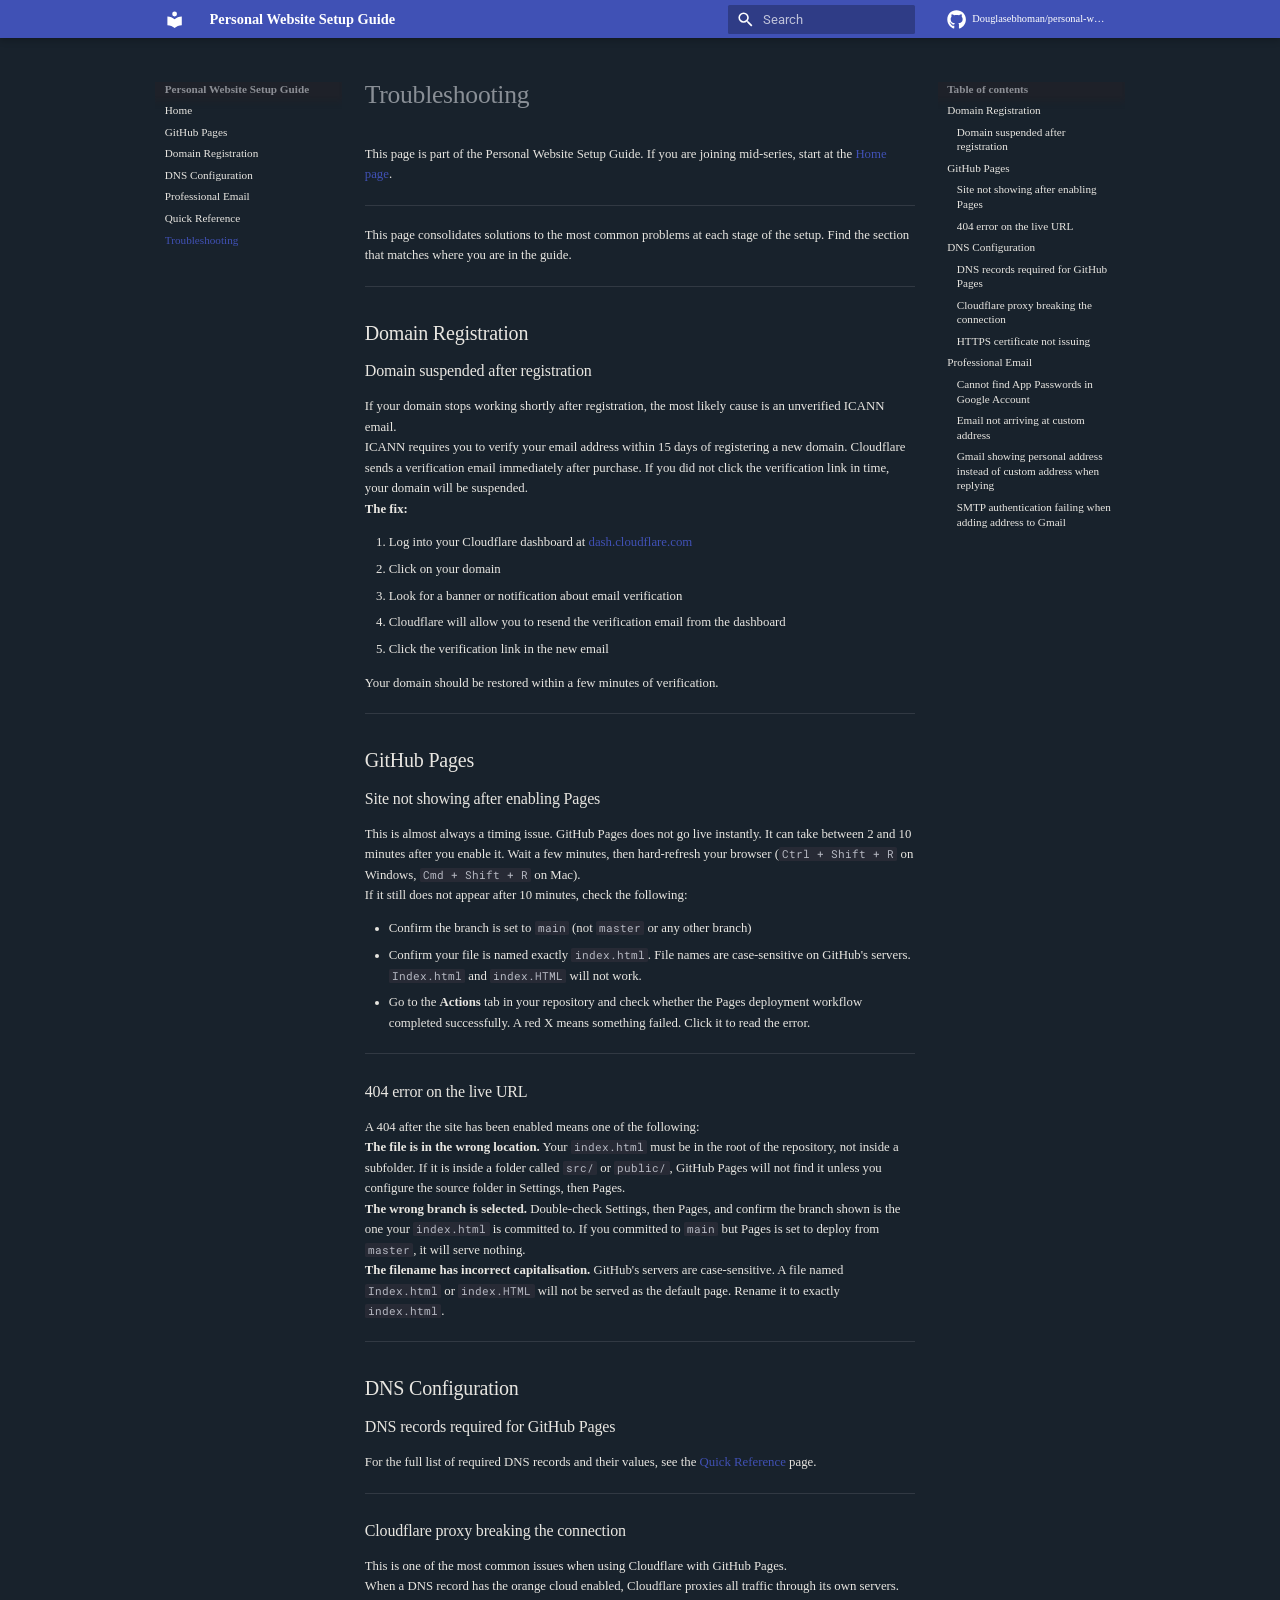
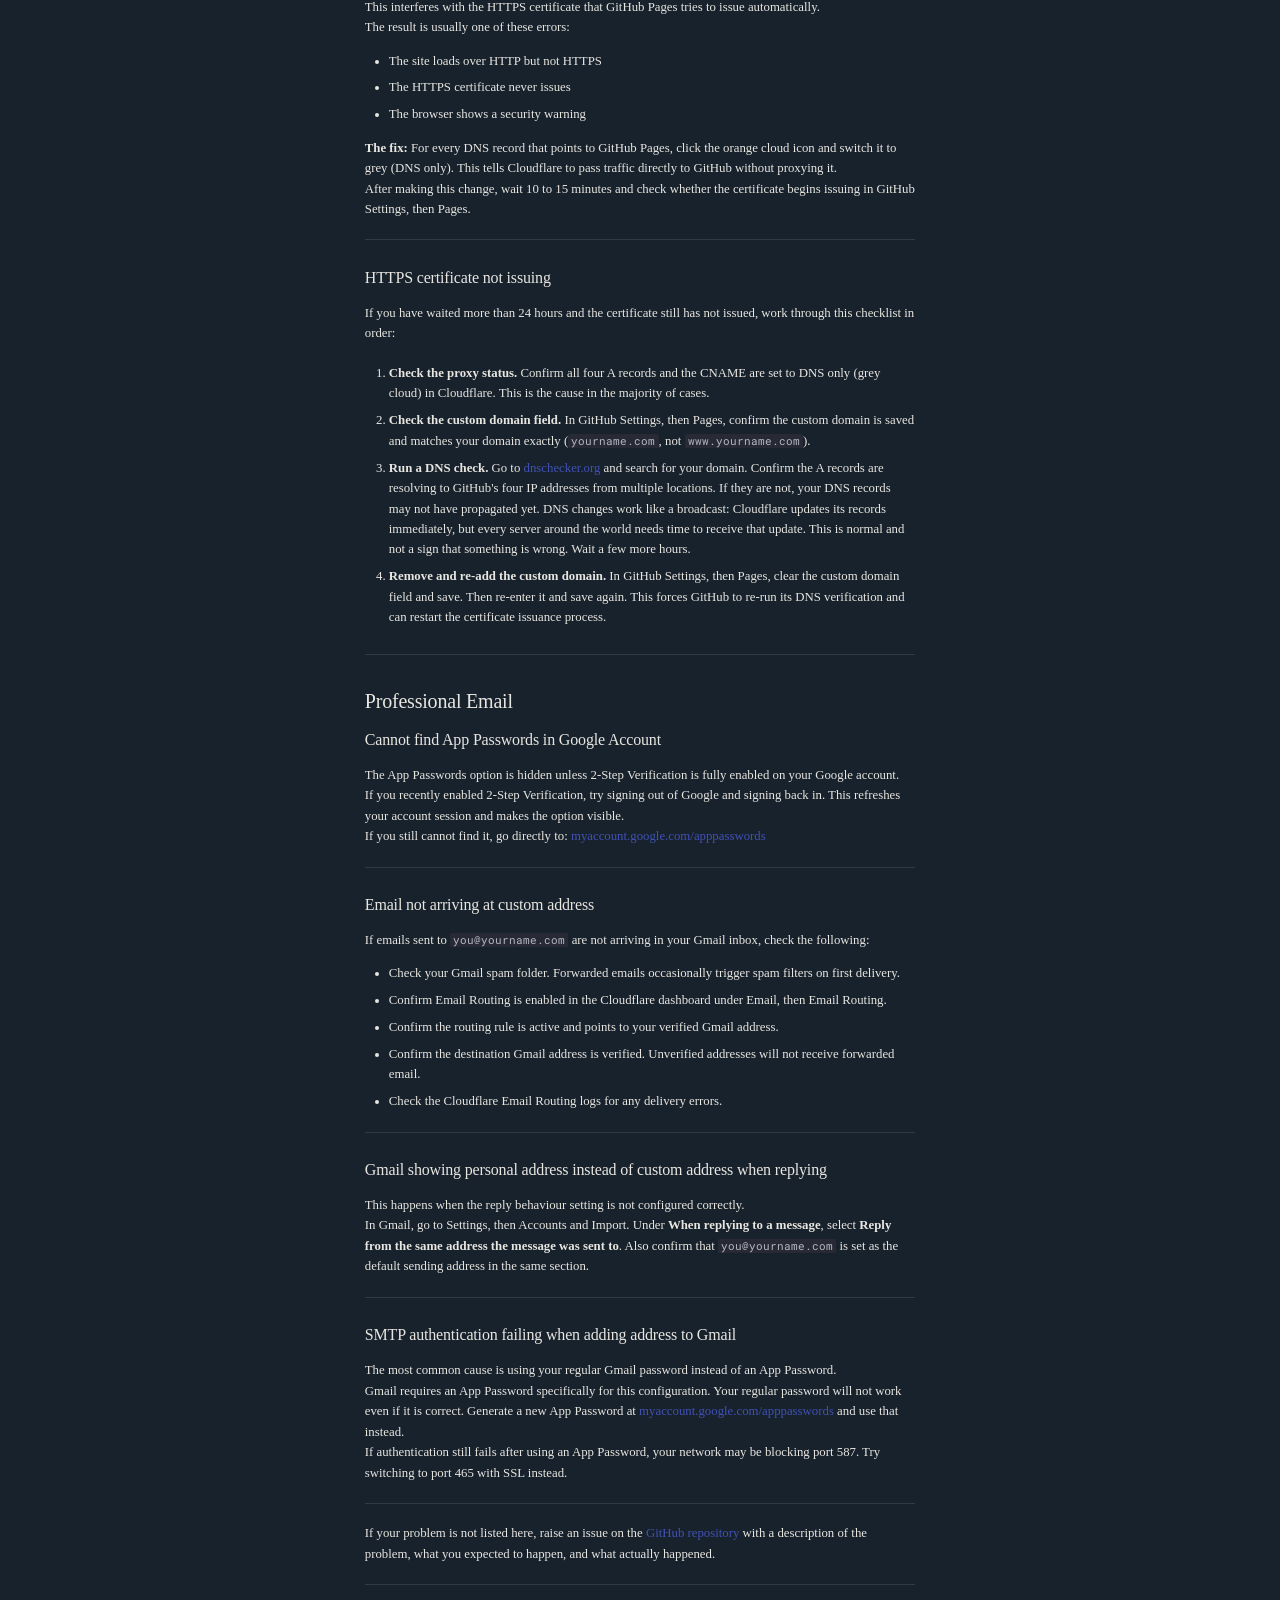
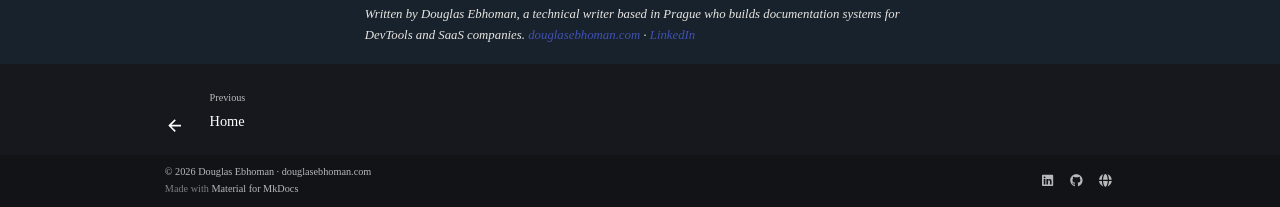
<file: site/troubleshooting/index.html>
<!doctype html>
<html lang="en" class="no-js">
  <head>
    
      <meta charset="utf-8">
      <meta name="viewport" content="width=device-width,initial-scale=1">
      
        <meta name="description" content="A step-by-step guide to building a personal website with a custom domain, HTTPS, and a professional email address — using free tools.">
      
      
        <meta name="author" content="Douglas Ebhoman">
      
      
        <link rel="canonical" href="https://douglasebhoman.com/personal-website-setup-guide/troubleshooting/">
      
      
        <link rel="prev" href="..">
      
      
      
        
      
      
      <link rel="icon" href="../assets/images/favicon.png">
      <meta name="generator" content="mkdocs-1.6.1, mkdocs-material-9.7.6">
    
    
      
        <title>Troubleshooting - Personal Website Setup Guide</title>
      
    
    
      <link rel="stylesheet" href="../assets/stylesheets/main.484c7ddc.min.css">
      
        
        <link rel="stylesheet" href="../assets/stylesheets/palette.ab4e12ef.min.css">
      
      


    
    
      
    
    
      
        
        
        <link rel="preconnect" href="https://fonts.gstatic.com" crossorigin>
        <link rel="stylesheet" href="https://fonts.googleapis.com/css?family=Roboto:300,300i,400,400i,700,700i%7CRoboto+Mono:400,400i,700,700i&display=fallback">
        <style>:root{--md-text-font:"Roboto";--md-code-font:"Roboto Mono"}</style>
      
    
    
      <link rel="stylesheet" href="../stylesheets/brand.css">
    
    <script>__md_scope=new URL("..",location),__md_hash=e=>[...e].reduce(((e,_)=>(e<<5)-e+_.charCodeAt(0)),0),__md_get=(e,_=localStorage,t=__md_scope)=>JSON.parse(_.getItem(t.pathname+"."+e)),__md_set=(e,_,t=localStorage,a=__md_scope)=>{try{t.setItem(a.pathname+"."+e,JSON.stringify(_))}catch(e){}}</script>
    
      

    
    
  </head>
  
  
    
    
    
    
    
    <body dir="ltr" data-md-color-scheme="slate" data-md-color-primary="custom" data-md-color-accent="custom">
  
    
    <input class="md-toggle" data-md-toggle="drawer" type="checkbox" id="__drawer" autocomplete="off">
    <input class="md-toggle" data-md-toggle="search" type="checkbox" id="__search" autocomplete="off">
    <label class="md-overlay" for="__drawer"></label>
    <div data-md-component="skip">
      
        
        <a href="#troubleshooting" class="md-skip">
          Skip to content
        </a>
      
    </div>
    <div data-md-component="announce">
      
    </div>
    
    
      

  

<header class="md-header md-header--shadow" data-md-component="header">
  <nav class="md-header__inner md-grid" aria-label="Header">
    <a href=".." title="Personal Website Setup Guide" class="md-header__button md-logo" aria-label="Personal Website Setup Guide" data-md-component="logo">
      
  
  <svg xmlns="http://www.w3.org/2000/svg" viewBox="0 0 24 24"><path d="M12 8a3 3 0 0 0 3-3 3 3 0 0 0-3-3 3 3 0 0 0-3 3 3 3 0 0 0 3 3m0 3.54C9.64 9.35 6.5 8 3 8v11c3.5 0 6.64 1.35 9 3.54 2.36-2.19 5.5-3.54 9-3.54V8c-3.5 0-6.64 1.35-9 3.54"/></svg>

    </a>
    <label class="md-header__button md-icon" for="__drawer">
      
      <svg xmlns="http://www.w3.org/2000/svg" viewBox="0 0 24 24"><path d="M3 6h18v2H3zm0 5h18v2H3zm0 5h18v2H3z"/></svg>
    </label>
    <div class="md-header__title" data-md-component="header-title">
      <div class="md-header__ellipsis">
        <div class="md-header__topic">
          <span class="md-ellipsis">
            Personal Website Setup Guide
          </span>
        </div>
        <div class="md-header__topic" data-md-component="header-topic">
          <span class="md-ellipsis">
            
              Troubleshooting
            
          </span>
        </div>
      </div>
    </div>
    
      
    
    
    
    
      
      
        <label class="md-header__button md-icon" for="__search">
          
          <svg xmlns="http://www.w3.org/2000/svg" viewBox="0 0 24 24"><path d="M9.5 3A6.5 6.5 0 0 1 16 9.5c0 1.61-.59 3.09-1.56 4.23l.27.27h.79l5 5-1.5 1.5-5-5v-.79l-.27-.27A6.52 6.52 0 0 1 9.5 16 6.5 6.5 0 0 1 3 9.5 6.5 6.5 0 0 1 9.5 3m0 2C7 5 5 7 5 9.5S7 14 9.5 14 14 12 14 9.5 12 5 9.5 5"/></svg>
        </label>
        <div class="md-search" data-md-component="search" role="dialog">
  <label class="md-search__overlay" for="__search"></label>
  <div class="md-search__inner" role="search">
    <form class="md-search__form" name="search">
      <input type="text" class="md-search__input" name="query" aria-label="Search" placeholder="Search" autocapitalize="off" autocorrect="off" autocomplete="off" spellcheck="false" data-md-component="search-query" required>
      <label class="md-search__icon md-icon" for="__search">
        
        <svg xmlns="http://www.w3.org/2000/svg" viewBox="0 0 24 24"><path d="M9.5 3A6.5 6.5 0 0 1 16 9.5c0 1.61-.59 3.09-1.56 4.23l.27.27h.79l5 5-1.5 1.5-5-5v-.79l-.27-.27A6.52 6.52 0 0 1 9.5 16 6.5 6.5 0 0 1 3 9.5 6.5 6.5 0 0 1 9.5 3m0 2C7 5 5 7 5 9.5S7 14 9.5 14 14 12 14 9.5 12 5 9.5 5"/></svg>
        
        <svg xmlns="http://www.w3.org/2000/svg" viewBox="0 0 24 24"><path d="M20 11v2H8l5.5 5.5-1.42 1.42L4.16 12l7.92-7.92L13.5 5.5 8 11z"/></svg>
      </label>
      <nav class="md-search__options" aria-label="Search">
        
        <button type="reset" class="md-search__icon md-icon" title="Clear" aria-label="Clear" tabindex="-1">
          
          <svg xmlns="http://www.w3.org/2000/svg" viewBox="0 0 24 24"><path d="M19 6.41 17.59 5 12 10.59 6.41 5 5 6.41 10.59 12 5 17.59 6.41 19 12 13.41 17.59 19 19 17.59 13.41 12z"/></svg>
        </button>
      </nav>
      
        <div class="md-search__suggest" data-md-component="search-suggest"></div>
      
    </form>
    <div class="md-search__output">
      <div class="md-search__scrollwrap" tabindex="0" data-md-scrollfix>
        <div class="md-search-result" data-md-component="search-result">
          <div class="md-search-result__meta">
            Initializing search
          </div>
          <ol class="md-search-result__list" role="presentation"></ol>
        </div>
      </div>
    </div>
  </div>
</div>
      
    
    
      <div class="md-header__source">
        <a href="https://github.com/Douglasebhoman/personal-website-setup-guide" title="Go to repository" class="md-source" data-md-component="source">
  <div class="md-source__icon md-icon">
    
    <svg xmlns="http://www.w3.org/2000/svg" viewBox="0 0 512 512"><!--! Font Awesome Free 7.1.0 by @fontawesome - https://fontawesome.com License - https://fontawesome.com/license/free (Icons: CC BY 4.0, Fonts: SIL OFL 1.1, Code: MIT License) Copyright 2025 Fonticons, Inc.--><path d="M173.9 397.4c0 2-2.3 3.6-5.2 3.6-3.3.3-5.6-1.3-5.6-3.6 0-2 2.3-3.6 5.2-3.6 3-.3 5.6 1.3 5.6 3.6m-31.1-4.5c-.7 2 1.3 4.3 4.3 4.9 2.6 1 5.6 0 6.2-2s-1.3-4.3-4.3-5.2c-2.6-.7-5.5.3-6.2 2.3m44.2-1.7c-2.9.7-4.9 2.6-4.6 4.9.3 2 2.9 3.3 5.9 2.6 2.9-.7 4.9-2.6 4.6-4.6-.3-1.9-3-3.2-5.9-2.9M252.8 8C114.1 8 8 113.3 8 252c0 110.9 69.8 205.8 169.5 239.2 12.8 2.3 17.3-5.6 17.3-12.1 0-6.2-.3-40.4-.3-61.4 0 0-70 15-84.7-29.8 0 0-11.4-29.1-27.8-36.6 0 0-22.9-15.7 1.6-15.4 0 0 24.9 2 38.6 25.8 21.9 38.6 58.6 27.5 72.9 20.9 2.3-16 8.8-27.1 16-33.7-55.9-6.2-112.3-14.3-112.3-110.5 0-27.5 7.6-41.3 23.6-58.9-2.6-6.5-11.1-33.3 2.6-67.9 20.9-6.5 69 27 69 27 20-5.6 41.5-8.5 62.8-8.5s42.8 2.9 62.8 8.5c0 0 48.1-33.6 69-27 13.7 34.7 5.2 61.4 2.6 67.9 16 17.7 25.8 31.5 25.8 58.9 0 96.5-58.9 104.2-114.8 110.5 9.2 7.9 17 22.9 17 46.4 0 33.7-.3 75.4-.3 83.6 0 6.5 4.6 14.4 17.3 12.1C436.2 457.8 504 362.9 504 252 504 113.3 391.5 8 252.8 8M105.2 352.9c-1.3 1-1 3.3.7 5.2 1.6 1.6 3.9 2.3 5.2 1 1.3-1 1-3.3-.7-5.2-1.6-1.6-3.9-2.3-5.2-1m-10.8-8.1c-.7 1.3.3 2.9 2.3 3.9 1.6 1 3.6.7 4.3-.7.7-1.3-.3-2.9-2.3-3.9-2-.6-3.6-.3-4.3.7m32.4 35.6c-1.6 1.3-1 4.3 1.3 6.2 2.3 2.3 5.2 2.6 6.5 1 1.3-1.3.7-4.3-1.3-6.2-2.2-2.3-5.2-2.6-6.5-1m-11.4-14.7c-1.6 1-1.6 3.6 0 5.9s4.3 3.3 5.6 2.3c1.6-1.3 1.6-3.9 0-6.2-1.4-2.3-4-3.3-5.6-2"/></svg>
  </div>
  <div class="md-source__repository">
    Douglasebhoman/personal-website-setup-guide
  </div>
</a>
      </div>
    
  </nav>
  
</header>
    
    <div class="md-container" data-md-component="container">
      
      
        
          
        
      
      <main class="md-main" data-md-component="main">
        <div class="md-main__inner md-grid">
          
            
              
              <div class="md-sidebar md-sidebar--primary" data-md-component="sidebar" data-md-type="navigation" >
                <div class="md-sidebar__scrollwrap">
                  <div class="md-sidebar__inner">
                    



<nav class="md-nav md-nav--primary" aria-label="Navigation" data-md-level="0">
  <label class="md-nav__title" for="__drawer">
    <a href=".." title="Personal Website Setup Guide" class="md-nav__button md-logo" aria-label="Personal Website Setup Guide" data-md-component="logo">
      
  
  <svg xmlns="http://www.w3.org/2000/svg" viewBox="0 0 24 24"><path d="M12 8a3 3 0 0 0 3-3 3 3 0 0 0-3-3 3 3 0 0 0-3 3 3 3 0 0 0 3 3m0 3.54C9.64 9.35 6.5 8 3 8v11c3.5 0 6.64 1.35 9 3.54 2.36-2.19 5.5-3.54 9-3.54V8c-3.5 0-6.64 1.35-9 3.54"/></svg>

    </a>
    Personal Website Setup Guide
  </label>
  
    <div class="md-nav__source">
      <a href="https://github.com/Douglasebhoman/personal-website-setup-guide" title="Go to repository" class="md-source" data-md-component="source">
  <div class="md-source__icon md-icon">
    
    <svg xmlns="http://www.w3.org/2000/svg" viewBox="0 0 512 512"><!--! Font Awesome Free 7.1.0 by @fontawesome - https://fontawesome.com License - https://fontawesome.com/license/free (Icons: CC BY 4.0, Fonts: SIL OFL 1.1, Code: MIT License) Copyright 2025 Fonticons, Inc.--><path d="M173.9 397.4c0 2-2.3 3.6-5.2 3.6-3.3.3-5.6-1.3-5.6-3.6 0-2 2.3-3.6 5.2-3.6 3-.3 5.6 1.3 5.6 3.6m-31.1-4.5c-.7 2 1.3 4.3 4.3 4.9 2.6 1 5.6 0 6.2-2s-1.3-4.3-4.3-5.2c-2.6-.7-5.5.3-6.2 2.3m44.2-1.7c-2.9.7-4.9 2.6-4.6 4.9.3 2 2.9 3.3 5.9 2.6 2.9-.7 4.9-2.6 4.6-4.6-.3-1.9-3-3.2-5.9-2.9M252.8 8C114.1 8 8 113.3 8 252c0 110.9 69.8 205.8 169.5 239.2 12.8 2.3 17.3-5.6 17.3-12.1 0-6.2-.3-40.4-.3-61.4 0 0-70 15-84.7-29.8 0 0-11.4-29.1-27.8-36.6 0 0-22.9-15.7 1.6-15.4 0 0 24.9 2 38.6 25.8 21.9 38.6 58.6 27.5 72.9 20.9 2.3-16 8.8-27.1 16-33.7-55.9-6.2-112.3-14.3-112.3-110.5 0-27.5 7.6-41.3 23.6-58.9-2.6-6.5-11.1-33.3 2.6-67.9 20.9-6.5 69 27 69 27 20-5.6 41.5-8.5 62.8-8.5s42.8 2.9 62.8 8.5c0 0 48.1-33.6 69-27 13.7 34.7 5.2 61.4 2.6 67.9 16 17.7 25.8 31.5 25.8 58.9 0 96.5-58.9 104.2-114.8 110.5 9.2 7.9 17 22.9 17 46.4 0 33.7-.3 75.4-.3 83.6 0 6.5 4.6 14.4 17.3 12.1C436.2 457.8 504 362.9 504 252 504 113.3 391.5 8 252.8 8M105.2 352.9c-1.3 1-1 3.3.7 5.2 1.6 1.6 3.9 2.3 5.2 1 1.3-1 1-3.3-.7-5.2-1.6-1.6-3.9-2.3-5.2-1m-10.8-8.1c-.7 1.3.3 2.9 2.3 3.9 1.6 1 3.6.7 4.3-.7.7-1.3-.3-2.9-2.3-3.9-2-.6-3.6-.3-4.3.7m32.4 35.6c-1.6 1.3-1 4.3 1.3 6.2 2.3 2.3 5.2 2.6 6.5 1 1.3-1.3.7-4.3-1.3-6.2-2.2-2.3-5.2-2.6-6.5-1m-11.4-14.7c-1.6 1-1.6 3.6 0 5.9s4.3 3.3 5.6 2.3c1.6-1.3 1.6-3.9 0-6.2-1.4-2.3-4-3.3-5.6-2"/></svg>
  </div>
  <div class="md-source__repository">
    Douglasebhoman/personal-website-setup-guide
  </div>
</a>
    </div>
  
  <ul class="md-nav__list" data-md-scrollfix>
    
      
      
  
  
  
  
    <li class="md-nav__item">
      <a href=".." class="md-nav__link">
        
  
  
  <span class="md-ellipsis">
    
  
    Home
  

    
  </span>
  
  

      </a>
    </li>
  

    
      
      
  
  
  
  
    <li class="md-nav__item">
      <a href="../github-pages.md" class="md-nav__link">
        
  
  
  <span class="md-ellipsis">
    
  
    GitHub Pages
  

    
  </span>
  
  

      </a>
    </li>
  

    
      
      
  
  
  
  
    <li class="md-nav__item">
      <a href="../domain-registration.md" class="md-nav__link">
        
  
  
  <span class="md-ellipsis">
    
  
    Domain Registration
  

    
  </span>
  
  

      </a>
    </li>
  

    
      
      
  
  
  
  
    <li class="md-nav__item">
      <a href="../dns-configuration.md" class="md-nav__link">
        
  
  
  <span class="md-ellipsis">
    
  
    DNS Configuration
  

    
  </span>
  
  

      </a>
    </li>
  

    
      
      
  
  
  
  
    <li class="md-nav__item">
      <a href="../professional-email.md" class="md-nav__link">
        
  
  
  <span class="md-ellipsis">
    
  
    Professional Email
  

    
  </span>
  
  

      </a>
    </li>
  

    
      
      
  
  
  
  
    <li class="md-nav__item">
      <a href="../quick-reference.md" class="md-nav__link">
        
  
  
  <span class="md-ellipsis">
    
  
    Quick Reference
  

    
  </span>
  
  

      </a>
    </li>
  

    
      
      
  
  
    
  
  
  
    <li class="md-nav__item md-nav__item--active">
      
      <input class="md-nav__toggle md-toggle" type="checkbox" id="__toc">
      
      
        
      
      
        <label class="md-nav__link md-nav__link--active" for="__toc">
          
  
  
  <span class="md-ellipsis">
    
  
    Troubleshooting
  

    
  </span>
  
  

          <span class="md-nav__icon md-icon"></span>
        </label>
      
      <a href="./" class="md-nav__link md-nav__link--active">
        
  
  
  <span class="md-ellipsis">
    
  
    Troubleshooting
  

    
  </span>
  
  

      </a>
      
        

<nav class="md-nav md-nav--secondary" aria-label="Table of contents">
  
  
  
    
  
  
    <label class="md-nav__title" for="__toc">
      <span class="md-nav__icon md-icon"></span>
      Table of contents
    </label>
    <ul class="md-nav__list" data-md-component="toc" data-md-scrollfix>
      
        <li class="md-nav__item">
  <a href="#domain-registration" class="md-nav__link">
    <span class="md-ellipsis">
      
        Domain Registration
      
    </span>
  </a>
  
    <nav class="md-nav" aria-label="Domain Registration">
      <ul class="md-nav__list">
        
          <li class="md-nav__item">
  <a href="#domain-suspended-after-registration" class="md-nav__link">
    <span class="md-ellipsis">
      
        Domain suspended after registration
      
    </span>
  </a>
  
</li>
        
      </ul>
    </nav>
  
</li>
      
        <li class="md-nav__item">
  <a href="#github-pages" class="md-nav__link">
    <span class="md-ellipsis">
      
        GitHub Pages
      
    </span>
  </a>
  
    <nav class="md-nav" aria-label="GitHub Pages">
      <ul class="md-nav__list">
        
          <li class="md-nav__item">
  <a href="#site-not-showing-after-enabling-pages" class="md-nav__link">
    <span class="md-ellipsis">
      
        Site not showing after enabling Pages
      
    </span>
  </a>
  
</li>
        
          <li class="md-nav__item">
  <a href="#404-error-on-the-live-url" class="md-nav__link">
    <span class="md-ellipsis">
      
        404 error on the live URL
      
    </span>
  </a>
  
</li>
        
      </ul>
    </nav>
  
</li>
      
        <li class="md-nav__item">
  <a href="#dns-configuration" class="md-nav__link">
    <span class="md-ellipsis">
      
        DNS Configuration
      
    </span>
  </a>
  
    <nav class="md-nav" aria-label="DNS Configuration">
      <ul class="md-nav__list">
        
          <li class="md-nav__item">
  <a href="#dns-records-required-for-github-pages" class="md-nav__link">
    <span class="md-ellipsis">
      
        DNS records required for GitHub Pages
      
    </span>
  </a>
  
</li>
        
          <li class="md-nav__item">
  <a href="#cloudflare-proxy-breaking-the-connection" class="md-nav__link">
    <span class="md-ellipsis">
      
        Cloudflare proxy breaking the connection
      
    </span>
  </a>
  
</li>
        
          <li class="md-nav__item">
  <a href="#https-certificate-not-issuing" class="md-nav__link">
    <span class="md-ellipsis">
      
        HTTPS certificate not issuing
      
    </span>
  </a>
  
</li>
        
      </ul>
    </nav>
  
</li>
      
        <li class="md-nav__item">
  <a href="#professional-email" class="md-nav__link">
    <span class="md-ellipsis">
      
        Professional Email
      
    </span>
  </a>
  
    <nav class="md-nav" aria-label="Professional Email">
      <ul class="md-nav__list">
        
          <li class="md-nav__item">
  <a href="#cannot-find-app-passwords-in-google-account" class="md-nav__link">
    <span class="md-ellipsis">
      
        Cannot find App Passwords in Google Account
      
    </span>
  </a>
  
</li>
        
          <li class="md-nav__item">
  <a href="#email-not-arriving-at-custom-address" class="md-nav__link">
    <span class="md-ellipsis">
      
        Email not arriving at custom address
      
    </span>
  </a>
  
</li>
        
          <li class="md-nav__item">
  <a href="#gmail-showing-personal-address-instead-of-custom-address-when-replying" class="md-nav__link">
    <span class="md-ellipsis">
      
        Gmail showing personal address instead of custom address when replying
      
    </span>
  </a>
  
</li>
        
          <li class="md-nav__item">
  <a href="#smtp-authentication-failing-when-adding-address-to-gmail" class="md-nav__link">
    <span class="md-ellipsis">
      
        SMTP authentication failing when adding address to Gmail
      
    </span>
  </a>
  
</li>
        
      </ul>
    </nav>
  
</li>
      
    </ul>
  
</nav>
      
    </li>
  

    
  </ul>
</nav>
                  </div>
                </div>
              </div>
            
            
              
              <div class="md-sidebar md-sidebar--secondary" data-md-component="sidebar" data-md-type="toc" >
                <div class="md-sidebar__scrollwrap">
                  <div class="md-sidebar__inner">
                    

<nav class="md-nav md-nav--secondary" aria-label="Table of contents">
  
  
  
    
  
  
    <label class="md-nav__title" for="__toc">
      <span class="md-nav__icon md-icon"></span>
      Table of contents
    </label>
    <ul class="md-nav__list" data-md-component="toc" data-md-scrollfix>
      
        <li class="md-nav__item">
  <a href="#domain-registration" class="md-nav__link">
    <span class="md-ellipsis">
      
        Domain Registration
      
    </span>
  </a>
  
    <nav class="md-nav" aria-label="Domain Registration">
      <ul class="md-nav__list">
        
          <li class="md-nav__item">
  <a href="#domain-suspended-after-registration" class="md-nav__link">
    <span class="md-ellipsis">
      
        Domain suspended after registration
      
    </span>
  </a>
  
</li>
        
      </ul>
    </nav>
  
</li>
      
        <li class="md-nav__item">
  <a href="#github-pages" class="md-nav__link">
    <span class="md-ellipsis">
      
        GitHub Pages
      
    </span>
  </a>
  
    <nav class="md-nav" aria-label="GitHub Pages">
      <ul class="md-nav__list">
        
          <li class="md-nav__item">
  <a href="#site-not-showing-after-enabling-pages" class="md-nav__link">
    <span class="md-ellipsis">
      
        Site not showing after enabling Pages
      
    </span>
  </a>
  
</li>
        
          <li class="md-nav__item">
  <a href="#404-error-on-the-live-url" class="md-nav__link">
    <span class="md-ellipsis">
      
        404 error on the live URL
      
    </span>
  </a>
  
</li>
        
      </ul>
    </nav>
  
</li>
      
        <li class="md-nav__item">
  <a href="#dns-configuration" class="md-nav__link">
    <span class="md-ellipsis">
      
        DNS Configuration
      
    </span>
  </a>
  
    <nav class="md-nav" aria-label="DNS Configuration">
      <ul class="md-nav__list">
        
          <li class="md-nav__item">
  <a href="#dns-records-required-for-github-pages" class="md-nav__link">
    <span class="md-ellipsis">
      
        DNS records required for GitHub Pages
      
    </span>
  </a>
  
</li>
        
          <li class="md-nav__item">
  <a href="#cloudflare-proxy-breaking-the-connection" class="md-nav__link">
    <span class="md-ellipsis">
      
        Cloudflare proxy breaking the connection
      
    </span>
  </a>
  
</li>
        
          <li class="md-nav__item">
  <a href="#https-certificate-not-issuing" class="md-nav__link">
    <span class="md-ellipsis">
      
        HTTPS certificate not issuing
      
    </span>
  </a>
  
</li>
        
      </ul>
    </nav>
  
</li>
      
        <li class="md-nav__item">
  <a href="#professional-email" class="md-nav__link">
    <span class="md-ellipsis">
      
        Professional Email
      
    </span>
  </a>
  
    <nav class="md-nav" aria-label="Professional Email">
      <ul class="md-nav__list">
        
          <li class="md-nav__item">
  <a href="#cannot-find-app-passwords-in-google-account" class="md-nav__link">
    <span class="md-ellipsis">
      
        Cannot find App Passwords in Google Account
      
    </span>
  </a>
  
</li>
        
          <li class="md-nav__item">
  <a href="#email-not-arriving-at-custom-address" class="md-nav__link">
    <span class="md-ellipsis">
      
        Email not arriving at custom address
      
    </span>
  </a>
  
</li>
        
          <li class="md-nav__item">
  <a href="#gmail-showing-personal-address-instead-of-custom-address-when-replying" class="md-nav__link">
    <span class="md-ellipsis">
      
        Gmail showing personal address instead of custom address when replying
      
    </span>
  </a>
  
</li>
        
          <li class="md-nav__item">
  <a href="#smtp-authentication-failing-when-adding-address-to-gmail" class="md-nav__link">
    <span class="md-ellipsis">
      
        SMTP authentication failing when adding address to Gmail
      
    </span>
  </a>
  
</li>
        
      </ul>
    </nav>
  
</li>
      
    </ul>
  
</nav>
                  </div>
                </div>
              </div>
            
          
          
            <div class="md-content" data-md-component="content">
              
              <article class="md-content__inner md-typeset">
                
                  


  
  


<h1 id="troubleshooting">Troubleshooting<a class="headerlink" href="#troubleshooting" title="Permanent link">&para;</a></h1>
<p>This page is part of the Personal Website Setup Guide. If you are joining mid-series, start at the <a href="../">Home page</a>.</p>
<hr />
<p>This page consolidates solutions to the most common problems at each stage of the setup. Find the section that matches where you are in the guide.</p>
<hr />
<h2 id="domain-registration">Domain Registration<a class="headerlink" href="#domain-registration" title="Permanent link">&para;</a></h2>
<h3 id="domain-suspended-after-registration">Domain suspended after registration<a class="headerlink" href="#domain-suspended-after-registration" title="Permanent link">&para;</a></h3>
<p>If your domain stops working shortly after registration, the most likely cause is an unverified ICANN email.</p>
<p>ICANN requires you to verify your email address within 15 days of registering a new domain. Cloudflare sends a verification email immediately after purchase. If you did not click the verification link in time, your domain will be suspended.</p>
<p><strong>The fix:</strong></p>
<ol>
<li>Log into your Cloudflare dashboard at <a href="https://dash.cloudflare.com">dash.cloudflare.com</a></li>
<li>Click on your domain</li>
<li>Look for a banner or notification about email verification</li>
<li>Cloudflare will allow you to resend the verification email from the dashboard</li>
<li>Click the verification link in the new email</li>
</ol>
<p>Your domain should be restored within a few minutes of verification.</p>
<hr />
<h2 id="github-pages">GitHub Pages<a class="headerlink" href="#github-pages" title="Permanent link">&para;</a></h2>
<h3 id="site-not-showing-after-enabling-pages">Site not showing after enabling Pages<a class="headerlink" href="#site-not-showing-after-enabling-pages" title="Permanent link">&para;</a></h3>
<p>This is almost always a timing issue. GitHub Pages does not go live instantly. It can take between 2 and 10 minutes after you enable it. Wait a few minutes, then hard-refresh your browser (<code>Ctrl + Shift + R</code> on Windows, <code>Cmd + Shift + R</code> on Mac).</p>
<p>If it still does not appear after 10 minutes, check the following:</p>
<ul>
<li>Confirm the branch is set to <code>main</code> (not <code>master</code> or any other branch)</li>
<li>Confirm your file is named exactly <code>index.html</code>. File names are case-sensitive on GitHub's servers. <code>Index.html</code> and <code>index.HTML</code> will not work.</li>
<li>Go to the <strong>Actions</strong> tab in your repository and check whether the Pages deployment workflow completed successfully. A red X means something failed. Click it to read the error.</li>
</ul>
<hr />
<h3 id="404-error-on-the-live-url">404 error on the live URL<a class="headerlink" href="#404-error-on-the-live-url" title="Permanent link">&para;</a></h3>
<p>A 404 after the site has been enabled means one of the following:</p>
<p><strong>The file is in the wrong location.</strong> Your <code>index.html</code> must be in the root of the repository, not inside a subfolder. If it is inside a folder called <code>src/</code> or <code>public/</code>, GitHub Pages will not find it unless you configure the source folder in Settings, then Pages.</p>
<p><strong>The wrong branch is selected.</strong> Double-check Settings, then Pages, and confirm the branch shown is the one your <code>index.html</code> is committed to. If you committed to <code>main</code> but Pages is set to deploy from <code>master</code>, it will serve nothing.</p>
<p><strong>The filename has incorrect capitalisation.</strong> GitHub's servers are case-sensitive. A file named <code>Index.html</code> or <code>index.HTML</code> will not be served as the default page. Rename it to exactly <code>index.html</code>.</p>
<hr />
<h2 id="dns-configuration">DNS Configuration<a class="headerlink" href="#dns-configuration" title="Permanent link">&para;</a></h2>
<h3 id="dns-records-required-for-github-pages">DNS records required for GitHub Pages<a class="headerlink" href="#dns-records-required-for-github-pages" title="Permanent link">&para;</a></h3>
<p>For the full list of required DNS records and their values, see the <a href="../part-5-quick-reference/">Quick Reference</a> page.</p>
<hr />
<h3 id="cloudflare-proxy-breaking-the-connection">Cloudflare proxy breaking the connection<a class="headerlink" href="#cloudflare-proxy-breaking-the-connection" title="Permanent link">&para;</a></h3>
<p>This is one of the most common issues when using Cloudflare with GitHub Pages.</p>
<p>When a DNS record has the orange cloud enabled, Cloudflare proxies all traffic through its own servers. This interferes with the HTTPS certificate that GitHub Pages tries to issue automatically.</p>
<p>The result is usually one of these errors:</p>
<ul>
<li>The site loads over HTTP but not HTTPS</li>
<li>The HTTPS certificate never issues</li>
<li>The browser shows a security warning</li>
</ul>
<p><strong>The fix:</strong> For every DNS record that points to GitHub Pages, click the orange cloud icon and switch it to grey (DNS only). This tells Cloudflare to pass traffic directly to GitHub without proxying it.</p>
<p>After making this change, wait 10 to 15 minutes and check whether the certificate begins issuing in GitHub Settings, then Pages.</p>
<hr />
<h3 id="https-certificate-not-issuing">HTTPS certificate not issuing<a class="headerlink" href="#https-certificate-not-issuing" title="Permanent link">&para;</a></h3>
<p>If you have waited more than 24 hours and the certificate still has not issued, work through this checklist in order:</p>
<ol>
<li>
<p><strong>Check the proxy status.</strong> Confirm all four A records and the CNAME are set to DNS only (grey cloud) in Cloudflare. This is the cause in the majority of cases.</p>
</li>
<li>
<p><strong>Check the custom domain field.</strong> In GitHub Settings, then Pages, confirm the custom domain is saved and matches your domain exactly (<code>yourname.com</code>, not <code>www.yourname.com</code>).</p>
</li>
<li>
<p><strong>Run a DNS check.</strong> Go to <a href="https://dnschecker.org">dnschecker.org</a> and search for your domain. Confirm the A records are resolving to GitHub's four IP addresses from multiple locations. If they are not, your DNS records may not have propagated yet. DNS changes work like a broadcast: Cloudflare updates its records immediately, but every server around the world needs time to receive that update. This is normal and not a sign that something is wrong. Wait a few more hours.</p>
</li>
<li>
<p><strong>Remove and re-add the custom domain.</strong> In GitHub Settings, then Pages, clear the custom domain field and save. Then re-enter it and save again. This forces GitHub to re-run its DNS verification and can restart the certificate issuance process.</p>
</li>
</ol>
<hr />
<h2 id="professional-email">Professional Email<a class="headerlink" href="#professional-email" title="Permanent link">&para;</a></h2>
<h3 id="cannot-find-app-passwords-in-google-account">Cannot find App Passwords in Google Account<a class="headerlink" href="#cannot-find-app-passwords-in-google-account" title="Permanent link">&para;</a></h3>
<p>The App Passwords option is hidden unless 2-Step Verification is fully enabled on your Google account.</p>
<p>If you recently enabled 2-Step Verification, try signing out of Google and signing back in. This refreshes your account session and makes the option visible.</p>
<p>If you still cannot find it, go directly to: <a href="https://myaccount.google.com/apppasswords">myaccount.google.com/apppasswords</a></p>
<hr />
<h3 id="email-not-arriving-at-custom-address">Email not arriving at custom address<a class="headerlink" href="#email-not-arriving-at-custom-address" title="Permanent link">&para;</a></h3>
<p>If emails sent to <code>you@yourname.com</code> are not arriving in your Gmail inbox, check the following:</p>
<ul>
<li>Check your Gmail spam folder. Forwarded emails occasionally trigger spam filters on first delivery.</li>
<li>Confirm Email Routing is enabled in the Cloudflare dashboard under Email, then Email Routing.</li>
<li>Confirm the routing rule is active and points to your verified Gmail address.</li>
<li>Confirm the destination Gmail address is verified. Unverified addresses will not receive forwarded email.</li>
<li>Check the Cloudflare Email Routing logs for any delivery errors.</li>
</ul>
<hr />
<h3 id="gmail-showing-personal-address-instead-of-custom-address-when-replying">Gmail showing personal address instead of custom address when replying<a class="headerlink" href="#gmail-showing-personal-address-instead-of-custom-address-when-replying" title="Permanent link">&para;</a></h3>
<p>This happens when the reply behaviour setting is not configured correctly.</p>
<p>In Gmail, go to Settings, then Accounts and Import. Under <strong>When replying to a message</strong>, select <strong>Reply from the same address the message was sent to</strong>. Also confirm that <code>you@yourname.com</code> is set as the default sending address in the same section.</p>
<hr />
<h3 id="smtp-authentication-failing-when-adding-address-to-gmail">SMTP authentication failing when adding address to Gmail<a class="headerlink" href="#smtp-authentication-failing-when-adding-address-to-gmail" title="Permanent link">&para;</a></h3>
<p>The most common cause is using your regular Gmail password instead of an App Password.</p>
<p>Gmail requires an App Password specifically for this configuration. Your regular password will not work even if it is correct. Generate a new App Password at <a href="https://myaccount.google.com/apppasswords">myaccount.google.com/apppasswords</a> and use that instead.</p>
<p>If authentication still fails after using an App Password, your network may be blocking port 587. Try switching to port 465 with SSL instead.</p>
<hr />
<p>If your problem is not listed here, raise an issue on the <a href="https://github.com/Douglasebhoman/personal-website-setup-guide">GitHub repository</a> with a description of the problem, what you expected to happen, and what actually happened.</p>
<hr />
<p><em>Written by Douglas Ebhoman, a technical writer based in Prague who builds documentation systems for DevTools and SaaS companies.</em>
<em><a href="https://douglasebhoman.com">douglasebhoman.com</a> · <a href="https://linkedin.com/in/douglas-ebhoman-757329289">LinkedIn</a></em></p>












                
              </article>
            </div>
          
          
<script>var target=document.getElementById(location.hash.slice(1));target&&target.name&&(target.checked=target.name.startsWith("__tabbed_"))</script>
        </div>
        
          <button type="button" class="md-top md-icon" data-md-component="top" hidden>
  
  <svg xmlns="http://www.w3.org/2000/svg" viewBox="0 0 24 24"><path d="M13 20h-2V8l-5.5 5.5-1.42-1.42L12 4.16l7.92 7.92-1.42 1.42L13 8z"/></svg>
  Back to top
</button>
        
      </main>
      
        <footer class="md-footer">
  
    
      
      <nav class="md-footer__inner md-grid" aria-label="Footer" >
        
          
          <a href=".." class="md-footer__link md-footer__link--prev" aria-label="Previous: Home">
            <div class="md-footer__button md-icon">
              
              <svg xmlns="http://www.w3.org/2000/svg" viewBox="0 0 24 24"><path d="M20 11v2H8l5.5 5.5-1.42 1.42L4.16 12l7.92-7.92L13.5 5.5 8 11z"/></svg>
            </div>
            <div class="md-footer__title">
              <span class="md-footer__direction">
                Previous
              </span>
              <div class="md-ellipsis">
                Home
              </div>
            </div>
          </a>
        
        
      </nav>
    
  
  <div class="md-footer-meta md-typeset">
    <div class="md-footer-meta__inner md-grid">
      <div class="md-copyright">
  
    <div class="md-copyright__highlight">
      © 2026 Douglas Ebhoman · <a href="https://douglasebhoman.com">douglasebhoman.com</a>
    </div>
  
  
    Made with
    <a href="https://squidfunk.github.io/mkdocs-material/" target="_blank" rel="noopener">
      Material for MkDocs
    </a>
  
</div>
      
        
<div class="md-social">
  
    
    
    
    
      
      
    
    <a href="https://linkedin.com/in/douglas-ebhoman-757329289" target="_blank" rel="noopener" title="linkedin.com" class="md-social__link">
      <svg xmlns="http://www.w3.org/2000/svg" viewBox="0 0 448 512"><!--! Font Awesome Free 7.1.0 by @fontawesome - https://fontawesome.com License - https://fontawesome.com/license/free (Icons: CC BY 4.0, Fonts: SIL OFL 1.1, Code: MIT License) Copyright 2025 Fonticons, Inc.--><path d="M416 32H31.9C14.3 32 0 46.5 0 64.3v383.4C0 465.5 14.3 480 31.9 480H416c17.6 0 32-14.5 32-32.3V64.3c0-17.8-14.4-32.3-32-32.3M135.4 416H69V202.2h66.5V416zM102.2 96a38.5 38.5 0 1 1 0 77 38.5 38.5 0 1 1 0-77m282.1 320h-66.4V312c0-24.8-.5-56.7-34.5-56.7-34.6 0-39.9 27-39.9 54.9V416h-66.4V202.2h63.7v29.2h.9c8.9-16.8 30.6-34.5 62.9-34.5 67.2 0 79.7 44.3 79.7 101.9z"/></svg>
    </a>
  
    
    
    
    
      
      
    
    <a href="https://github.com/Douglasebhoman" target="_blank" rel="noopener" title="github.com" class="md-social__link">
      <svg xmlns="http://www.w3.org/2000/svg" viewBox="0 0 512 512"><!--! Font Awesome Free 7.1.0 by @fontawesome - https://fontawesome.com License - https://fontawesome.com/license/free (Icons: CC BY 4.0, Fonts: SIL OFL 1.1, Code: MIT License) Copyright 2025 Fonticons, Inc.--><path d="M173.9 397.4c0 2-2.3 3.6-5.2 3.6-3.3.3-5.6-1.3-5.6-3.6 0-2 2.3-3.6 5.2-3.6 3-.3 5.6 1.3 5.6 3.6m-31.1-4.5c-.7 2 1.3 4.3 4.3 4.9 2.6 1 5.6 0 6.2-2s-1.3-4.3-4.3-5.2c-2.6-.7-5.5.3-6.2 2.3m44.2-1.7c-2.9.7-4.9 2.6-4.6 4.9.3 2 2.9 3.3 5.9 2.6 2.9-.7 4.9-2.6 4.6-4.6-.3-1.9-3-3.2-5.9-2.9M252.8 8C114.1 8 8 113.3 8 252c0 110.9 69.8 205.8 169.5 239.2 12.8 2.3 17.3-5.6 17.3-12.1 0-6.2-.3-40.4-.3-61.4 0 0-70 15-84.7-29.8 0 0-11.4-29.1-27.8-36.6 0 0-22.9-15.7 1.6-15.4 0 0 24.9 2 38.6 25.8 21.9 38.6 58.6 27.5 72.9 20.9 2.3-16 8.8-27.1 16-33.7-55.9-6.2-112.3-14.3-112.3-110.5 0-27.5 7.6-41.3 23.6-58.9-2.6-6.5-11.1-33.3 2.6-67.9 20.9-6.5 69 27 69 27 20-5.6 41.5-8.5 62.8-8.5s42.8 2.9 62.8 8.5c0 0 48.1-33.6 69-27 13.7 34.7 5.2 61.4 2.6 67.9 16 17.7 25.8 31.5 25.8 58.9 0 96.5-58.9 104.2-114.8 110.5 9.2 7.9 17 22.9 17 46.4 0 33.7-.3 75.4-.3 83.6 0 6.5 4.6 14.4 17.3 12.1C436.2 457.8 504 362.9 504 252 504 113.3 391.5 8 252.8 8M105.2 352.9c-1.3 1-1 3.3.7 5.2 1.6 1.6 3.9 2.3 5.2 1 1.3-1 1-3.3-.7-5.2-1.6-1.6-3.9-2.3-5.2-1m-10.8-8.1c-.7 1.3.3 2.9 2.3 3.9 1.6 1 3.6.7 4.3-.7.7-1.3-.3-2.9-2.3-3.9-2-.6-3.6-.3-4.3.7m32.4 35.6c-1.6 1.3-1 4.3 1.3 6.2 2.3 2.3 5.2 2.6 6.5 1 1.3-1.3.7-4.3-1.3-6.2-2.2-2.3-5.2-2.6-6.5-1m-11.4-14.7c-1.6 1-1.6 3.6 0 5.9s4.3 3.3 5.6 2.3c1.6-1.3 1.6-3.9 0-6.2-1.4-2.3-4-3.3-5.6-2"/></svg>
    </a>
  
    
    
    
    
      
      
    
    <a href="https://douglasebhoman.com" target="_blank" rel="noopener" title="douglasebhoman.com" class="md-social__link">
      <svg xmlns="http://www.w3.org/2000/svg" viewBox="0 0 512 512"><!--! Font Awesome Free 7.1.0 by @fontawesome - https://fontawesome.com License - https://fontawesome.com/license/free (Icons: CC BY 4.0, Fonts: SIL OFL 1.1, Code: MIT License) Copyright 2025 Fonticons, Inc.--><path d="M351.9 280H161c2.9 64.5 17.2 123.9 37.5 167.4 11.4 24.5 23.7 41.8 35.1 52.4 11.2 10.5 18.9 12.2 22.9 12.2s11.7-1.7 22.9-12.2c11.4-10.6 23.7-28 35.1-52.4 20.3-43.5 34.6-102.9 37.5-167.4zm-191-48h190.9c-2.8-64.5-17.1-123.9-37.4-167.4-11.4-24.4-23.7-41.8-35.1-52.4C268.1 1.7 260.4 0 256.4 0s-11.7 1.7-22.9 12.2c-11.4 10.6-23.7 28-35.1 52.4-20.3 43.5-34.6 102.9-37.5 167.4m-48 0c3.5-85.6 25.6-165.1 57.9-217.3C78.7 47.3 10.9 131.2 1.5 232zM1.5 280c9.4 100.8 77.2 184.7 169.3 217.3-32.3-52.2-54.4-131.7-57.9-217.3zm398.4 0c-3.5 85.6-25.6 165.1-57.9 217.3 92.1-32.7 159.9-116.5 169.3-217.3zm111.4-48C501.9 131.2 434.1 47.3 342 14.7c32.3 52.2 54.4 131.7 57.9 217.3z"/></svg>
    </a>
  
</div>
      
    </div>
  </div>
</footer>
      
    </div>
    <div class="md-dialog" data-md-component="dialog">
      <div class="md-dialog__inner md-typeset"></div>
    </div>
    
    
    
      
      
      <script id="__config" type="application/json">{"annotate": null, "base": "..", "features": ["navigation.instant", "navigation.top", "navigation.sections", "navigation.footer", "search.highlight", "search.suggest", "content.code.copy"], "search": "../assets/javascripts/workers/search.2c215733.min.js", "tags": null, "translations": {"clipboard.copied": "Copied to clipboard", "clipboard.copy": "Copy to clipboard", "search.result.more.one": "1 more on this page", "search.result.more.other": "# more on this page", "search.result.none": "No matching documents", "search.result.one": "1 matching document", "search.result.other": "# matching documents", "search.result.placeholder": "Type to start searching", "search.result.term.missing": "Missing", "select.version": "Select version"}, "version": null}</script>
    
    
      <script src="../assets/javascripts/bundle.79ae519e.min.js"></script>
      
    
  </body>
</html>
</file>
<file: stylesheets/brand.css>
/* ============================================================
   CSS CUSTOM PROPERTIES
   Brand colours extracted directly from headshot background
   Primary navy:   #18222C (darkest — exact headshot bg)
   Secondary navy: #1B2632 (mid tone)
   Card navy:      #1E2935 (lighter)
   Gold:           #A68959 (warm, muted — matches banner)
   Silver:         #B8C0CC (accent)
============================================================ */
:root {
  --color-bg-primary:     #18222C;
  --color-bg-secondary:   #1B2632;
  --color-bg-card:        #1E2935;
  --color-bg-nav:         rgba(24, 34, 44, 0.95);
  --color-gold:           #A68959;
  --color-gold-muted:     #8C7248;
  --color-gold-bright:    #C9A96E;
  --color-gold-subtle:    rgba(166, 137, 89, 0.10);
  --color-gold-glow:      rgba(166, 137, 89, 0.18);
  --color-gold-border:    rgba(166, 137, 89, 0.28);
  --color-silver:         #B8C0CC;
  --color-silver-subtle:  rgba(184, 192, 204, 0.12);
  --color-silver-border:  rgba(184, 192, 204, 0.2);
  --color-text-primary:   #E8E6E1;
  --color-text-secondary: #8892A4;
  --color-text-muted:     #4A5568;
  --font-mono:            'DM Mono', monospace;
  --font-serif:           'Lora', Georgia, serif;
  --nav-height:           68px;
  --section-padding:      clamp(80px, 12vw, 140px);
  --container-max:        1160px;
  --container-padding:    clamp(20px, 5vw, 60px);
  --transition-base:      0.22s ease;
  --transition-slow:      0.4s ease;
  --ease-out-quart:       cubic-bezier(0.25, 1, 0.5, 1);
}

/* ============================================================
   RESET & BASE
============================================================ */
*, *::before, *::after {
  box-sizing: border-box;
  margin: 0;
  padding: 0;
}

html {
  scroll-behavior: smooth;
  scroll-padding-top: var(--nav-height);
  font-size: 16px;
  -webkit-text-size-adjust: 100%;
}

body {
  background-color: var(--color-bg-primary);
  color: var(--color-text-primary);
  font-family: var(--font-serif);
  font-size: 1rem;
  line-height: 1.75;
  -webkit-font-smoothing: antialiased;
  -moz-osx-font-smoothing: grayscale;
  overflow-x: hidden;
}

img { display: block; max-width: 100%; height: auto; }
a { color: inherit; text-decoration: none; }
ul { list-style: none; }
button { cursor: pointer; border: none; background: none; font: inherit; }

/* ============================================================
   ANIMATION SYSTEM
============================================================ */
.reveal-hero {
  opacity: 0;
  transform: translateY(22px);
  transition: opacity 0.7s var(--ease-out-quart),
              transform 0.7s var(--ease-out-quart);
  transition-delay: var(--delay, 0s);
}

.reveal-hero.hero-animate {
  opacity: 1;
  transform: translateY(0);
}

.reveal-on-scroll {
  opacity: 0;
  transform: translateY(32px);
  transition: opacity 0.65s var(--ease-out-quart),
              transform 0.65s var(--ease-out-quart);
  transition-delay: var(--scroll-delay, 0s);
}

.reveal-on-scroll.is-visible {
  opacity: 1;
  transform: translateY(0);
}

/* ============================================================
   TYPOGRAPHY UTILITIES
============================================================ */
.section-label {
  display: block;
  font-family: var(--font-mono);
  font-size: 0.7rem;
  font-weight: 500;
  letter-spacing: 0.22em;
  color: var(--color-gold);
  text-transform: uppercase;
  margin-bottom: 1rem;
}

.section-headline {
  font-family: var(--font-serif);
  font-size: clamp(1.9rem, 4vw, 2.8rem);
  font-weight: 500;
  line-height: 1.2;
  color: var(--color-text-primary);
  letter-spacing: -0.02em;
}

.section-intro {
  font-family: var(--font-serif);
  font-size: 1.05rem;
  color: var(--color-text-secondary);
  margin-top: 1rem;
  max-width: 520px;
  line-height: 1.7;
}

/* ============================================================
   LAYOUT UTILITIES
============================================================ */
.section-container {
  max-width: var(--container-max);
  margin: 0 auto;
  padding: 0 var(--container-padding);
}

.section { padding: var(--section-padding) 0; }
.section-header { margin-bottom: clamp(40px, 6vw, 72px); }

/* ============================================================
   NAVIGATION
============================================================ */
.nav-header {
  position: fixed;
  top: 0; left: 0; right: 0;
  z-index: 100;
  height: var(--nav-height);
  background: transparent;
  transition: background var(--transition-slow),
              border-bottom var(--transition-slow),
              box-shadow var(--transition-slow);
  border-bottom: 1px solid transparent;
}

.nav-header--scrolled {
  background: var(--color-bg-nav);
  border-bottom-color: var(--color-gold-border);
  backdrop-filter: blur(14px);
  -webkit-backdrop-filter: blur(14px);
  box-shadow: 0 4px 32px rgba(0,0,0,0.4);
}

.nav-container {
  max-width: var(--container-max);
  margin: 0 auto;
  padding: 0 var(--container-padding);
  height: 100%;
  display: flex;
  align-items: center;
  justify-content: space-between;
}

.nav-logo {
  display: flex;
  align-items: center;
  gap: 12px;
  text-decoration: none;
}

.nav-logo-name {
  font-family: var(--font-mono);
  font-size: 0.85rem;
  font-weight: 500;
  color: var(--color-text-primary);
  letter-spacing: 0.04em;
  transition: color var(--transition-base);
}

.nav-logo:hover .nav-logo-name { color: var(--color-gold); }

.nav-logo-rule {
  display: block;
  width: 24px;
  height: 1px;
  background: var(--color-gold);
  opacity: 0.6;
}

.nav-links {
  display: flex;
  align-items: center;
  gap: clamp(24px, 3vw, 40px);
}

.nav-link {
  font-family: var(--font-mono);
  font-size: 0.75rem;
  font-weight: 400;
  letter-spacing: 0.1em;
  text-transform: uppercase;
  color: var(--color-silver);
  transition: color var(--transition-base);
  position: relative;
  padding-bottom: 4px;
}

.nav-link::after {
  content: '';
  position: absolute;
  bottom: -2px; left: 0;
  width: 0; height: 1px;
  background: var(--color-gold);
  transition: width 0.3s var(--ease-out-quart);
}

.nav-link:hover { color: var(--color-gold); }
.nav-link:hover::after { width: 100%; }

.nav-link--active { color: var(--color-gold); }
.nav-link--active::after { width: 100%; }

/* Hamburger */
.nav-hamburger {
  display: none;
  flex-direction: column;
  gap: 5px;
  padding: 4px;
}

.hamburger-line {
  display: block;
  width: 22px; height: 1.5px;
  background: var(--color-text-primary);
  transition: transform var(--transition-base), opacity var(--transition-base);
  transform-origin: center;
}

.hamburger--open .hamburger-line:nth-child(1) { transform: translateY(6.5px) rotate(45deg); }
.hamburger--open .hamburger-line:nth-child(2) { opacity: 0; }
.hamburger--open .hamburger-line:nth-child(3) { transform: translateY(-6.5px) rotate(-45deg); }

/* ============================================================
   BUTTONS
============================================================ */
.btn {
  display: inline-flex;
  align-items: center;
  justify-content: center;
  font-family: var(--font-mono);
  font-size: 0.78rem;
  font-weight: 500;
  letter-spacing: 0.1em;
  text-transform: uppercase;
  padding: 14px 28px;
  transition: background var(--transition-base),
              color var(--transition-base),
              border-color var(--transition-base),
              transform 0.18s var(--ease-out-quart),
              box-shadow var(--transition-base);
  white-space: nowrap;
}

.btn:hover { transform: translateY(-2px); }
.btn:active { transform: translateY(0); }

.btn-primary {
  background: var(--color-gold);
  color: var(--color-bg-primary);
  border: 1.5px solid var(--color-gold);
}

.btn-primary:hover {
  background: var(--color-gold-bright);
  border-color: var(--color-gold-bright);
  box-shadow: 0 8px 24px rgba(166,137,89,0.3);
}

.btn-secondary {
  background: transparent;
  color: var(--color-silver);
  border: 1.5px solid var(--color-silver-border);
}

.btn-secondary:hover {
  color: var(--color-gold);
  border-color: var(--color-gold-border);
  background: var(--color-gold-subtle);
  box-shadow: 0 8px 24px rgba(166,137,89,0.12);
}

/* ============================================================
   HERO SECTION
============================================================ */
.hero {
  min-height: 100vh;
  display: flex;
  flex-direction: column;
  justify-content: center;
  padding: calc(var(--nav-height) + 40px) var(--container-padding) 80px;
  position: relative;
  background-color: var(--color-bg-primary);
  overflow: hidden;
}

.hero::before {
  content: '';
  position: absolute;
  inset: 0;
  background-image:
    linear-gradient(rgba(166, 137, 89, 0.03) 1px, transparent 1px),
    linear-gradient(90deg, rgba(166, 137, 89, 0.03) 1px, transparent 1px);
  background-size: 60px 60px;
  pointer-events: none;
}

.hero::after {
  content: '';
  position: absolute;
  top: 5%; right: 3%;
  width: 520px; height: 520px;
  background: radial-gradient(circle, rgba(166,137,89,0.07) 0%, transparent 68%);
  pointer-events: none;
  border-radius: 50%;
}

.hero-container {
  max-width: var(--container-max);
  margin: 0 auto;
  width: 100%;
  display: grid;
  grid-template-columns: 1fr auto;
  align-items: center;
  gap: clamp(40px, 6vw, 80px);
  position: relative;
  z-index: 1;
}

.hero-text { max-width: 640px; }

.hero-eyebrow {
  font-family: var(--font-mono);
  font-size: 0.72rem;
  letter-spacing: 0.18em;
  text-transform: uppercase;
  color: var(--color-silver);
  margin-bottom: 1.4rem;
}

.hero-headline {
  font-family: var(--font-serif);
  font-size: clamp(2.2rem, 5vw, 3.6rem);
  font-weight: 500;
  line-height: 1.15;
  letter-spacing: -0.025em;
  color: var(--color-text-primary);
  margin-bottom: 1.4rem;
}

.hero-headline em {
  font-style: italic;
  color: var(--color-gold);
}

.hero-subheadline {
  font-family: var(--font-mono);
  font-size: 0.78rem;
  letter-spacing: 0.08em;
  color: var(--color-silver);
  margin-bottom: 2.4rem;
  line-height: 1.6;
}

.hero-cta { display: flex; gap: 16px; flex-wrap: wrap; }

.hero-photo {
  display: flex;
  align-items: center;
  justify-content: center;
  flex-shrink: 0;
}

.hero-photo-frame {
  position: relative;
  width: 320px; height: 320px;
}

.hero-portrait {
  width: 320px; height: 320px;
  border-radius: 50%;
  object-fit: cover;
  object-position: center top;
  border: 3px solid var(--color-gold);
  position: relative;
  z-index: 2;
  transition: transform 0.5s var(--ease-out-quart),
              box-shadow 0.5s var(--ease-out-quart);
}

.hero-portrait:hover {
  transform: scale(1.02);
  box-shadow: 0 0 56px rgba(166,137,89,0.25);
}

.hero-photo-decoration {
  position: absolute;
  top: 16px; left: 16px;
  width: 100%; height: 100%;
  border-radius: 50%;
  border: 1px solid var(--color-gold-border);
  z-index: 1;
  animation: ringPulse 4s ease-in-out infinite;
}

.hero-photo-ring {
  position: absolute;
  top: 32px; left: 32px;
  width: 100%; height: 100%;
  border-radius: 50%;
  border: 1px solid var(--color-silver-border);
  z-index: 0;
  animation: ringPulse 4s ease-in-out infinite 1.2s;
}

@keyframes ringPulse {
  0%, 100% { opacity: 0.4; transform: scale(1); }
  50%       { opacity: 0.9; transform: scale(1.025); }
}

.hero-scroll-indicator {
  position: absolute;
  bottom: 32px; left: 50%;
  transform: translateX(-50%);
  display: flex;
  flex-direction: column;
  align-items: center;
  gap: 8px;
  opacity: 0.35;
  z-index: 1;
}

.scroll-label {
  font-family: var(--font-mono);
  font-size: 0.62rem;
  letter-spacing: 0.18em;
  text-transform: uppercase;
  color: var(--color-silver);
}

.scroll-line {
  display: block;
  width: 1px; height: 36px;
  background: linear-gradient(to bottom, var(--color-gold), transparent);
  animation: scrollPulse 2.2s ease-in-out infinite;
}

@keyframes scrollPulse {
  0%, 100% { opacity: 0.4; transform: scaleY(1); }
  50%       { opacity: 1;   transform: scaleY(1.15); }
}

/* ============================================================
   ACTIVITY STRIP
============================================================ */
.activity-strip {
  background: var(--color-bg-secondary);
  border-top: 1px solid var(--color-gold-border);
  border-bottom: 1px solid var(--color-gold-border);
  padding: 14px var(--container-padding);
  overflow: hidden;
}

.activity-strip-inner {
  max-width: var(--container-max);
  margin: 0 auto;
  display: flex;
  align-items: center;
  gap: 0;
  flex-wrap: wrap;
}

.activity-item {
  font-family: var(--font-mono);
  font-size: 0.68rem;
  letter-spacing: 0.1em;
  color: var(--color-text-muted);
  display: flex;
  align-items: center;
  gap: 8px;
  padding: 0 28px 0 0;
  white-space: nowrap;
}

.activity-item + .activity-item {
  padding-left: 28px;
  border-left: 1px solid var(--color-silver-border);
}

.activity-item-number {
  color: var(--color-gold);
  font-weight: 500;
}

.activity-item--available {
  margin-left: auto;
  padding-left: 28px;
  border-left: 1px solid var(--color-silver-border);
  color: #4ade80;
  display: flex;
  align-items: center;
  gap: 8px;
}

.activity-item--available::before {
  content: '';
  display: block;
  width: 6px;
  height: 6px;
  border-radius: 50%;
  background: #4ade80;
  animation: availPulse 2.4s ease-in-out infinite;
  flex-shrink: 0;
}

/* ============================================================
   WORK / PORTFOLIO SECTION
============================================================ */
.work-section {
  background-color: var(--color-bg-secondary);
  border-top: 1px solid var(--color-gold-border);
  border-bottom: 1px solid var(--color-gold-border);
}

.cards-grid {
  display: grid;
  grid-template-columns: repeat(2, 1fr);
  gap: 24px;
}

.card {
  background: var(--color-bg-card);
  position: relative;
  transition: transform 0.3s var(--ease-out-quart),
              box-shadow 0.3s var(--ease-out-quart);
}

.card:hover {
  transform: translateY(-6px);
  box-shadow: 0 16px 48px rgba(0,0,0,0.5),
              0 0 0 1px rgba(166,137,89,0.2);
}

.card:hover .card-top-border {
  box-shadow: 0 0 14px rgba(166,137,89,0.5);
}

.card-image-link {
  display: block;
  overflow: hidden;
  border-bottom: 1px solid var(--color-gold-border);
}

.card-preview-image {
  width: 100%;
  height: auto;
  display: block;
  transition: transform 0.5s var(--ease-out-quart), opacity 0.3s ease;
  opacity: 0.88;
}

.card:hover .card-preview-image {
  transform: scale(1.02);
  opacity: 1;
}

.card-top-border {
  height: 2px;
  background: var(--color-gold);
  width: 100%;
  transition: box-shadow 0.3s ease;
}

.card-inner { padding: clamp(28px, 4vw, 44px); }

.card-number {
  font-family: var(--font-mono);
  font-size: 0.68rem;
  letter-spacing: 0.14em;
  color: var(--color-silver);
  opacity: 0.5;
  margin-bottom: 1rem;
}

.card-title {
  font-family: var(--font-serif);
  font-size: 1.3rem;
  font-weight: 500;
  color: var(--color-text-primary);
  margin-bottom: 1rem;
  line-height: 1.3;
}

.card-description {
  font-size: 0.95rem;
  color: var(--color-text-secondary);
  line-height: 1.75;
  margin-bottom: 1.5rem;
}

.card-tags {
  display: flex;
  flex-wrap: wrap;
  gap: 8px;
  margin-bottom: 2rem;
}

.tag {
  font-family: var(--font-mono);
  font-size: 0.66rem;
  letter-spacing: 0.08em;
  color: var(--color-gold);
  border: 1px solid var(--color-gold-border);
  padding: 4px 10px;
  background: var(--color-gold-subtle);
  transition: background var(--transition-base), border-color var(--transition-base);
}

.card:hover .tag {
  background: rgba(166,137,89,0.15);
  border-color: rgba(166,137,89,0.45);
}

.card-link {
  font-family: var(--font-mono);
  font-size: 0.75rem;
  letter-spacing: 0.08em;
  color: var(--color-gold);
  display: inline-flex;
  align-items: center;
  gap: 6px;
  text-transform: uppercase;
  transition: gap 0.22s var(--ease-out-quart);
}

.card-link:hover { gap: 12px; }
.card-link-arrow { transition: transform 0.22s var(--ease-out-quart); }
.card-link:hover .card-link-arrow { transform: translateX(4px); }

/* ============================================================
   ABOUT SECTION
============================================================ */
.about-section { background-color: var(--color-bg-primary); }

.about-grid {
  display: grid;
  grid-template-columns: 1fr auto;
  gap: clamp(40px, 6vw, 88px);
  align-items: start;
}

.about-text { max-width: 560px; }
.about-text .section-headline { margin-bottom: 2rem; }

.about-body p {
  font-size: 1rem;
  color: var(--color-text-secondary);
  line-height: 1.8;
  margin-bottom: 1.2rem;
}

.about-body p:last-child { margin-bottom: 0; }

.about-meta {
  display: flex;
  gap: 40px;
  margin-top: 2.4rem;
  padding-top: 2rem;
  border-top: 1px solid var(--color-silver-border);
}

.about-meta-item {
  display: flex;
  flex-direction: column;
  gap: 4px;
}

.about-meta-label {
  font-family: var(--font-mono);
  font-size: 0.65rem;
  letter-spacing: 0.14em;
  text-transform: uppercase;
  color: var(--color-text-muted);
}

.about-meta-value {
  font-family: var(--font-mono);
  font-size: 0.82rem;
  color: var(--color-silver);
}

.about-meta-value.available {
  color: var(--color-gold);
  position: relative;
}

.about-meta-value.available::before {
  content: '';
  display: inline-block;
  width: 6px; height: 6px;
  background: var(--color-gold);
  border-radius: 50%;
  margin-right: 6px;
  vertical-align: middle;
  animation: availPulse 2.4s ease-in-out infinite;
}

@keyframes availPulse {
  0%, 100% { opacity: 1;   transform: scale(1); }
  50%       { opacity: 0.4; transform: scale(0.7); }
}

.about-photo { flex-shrink: 0; }

.about-photo-frame {
  position: relative;
  width: 340px;
}

.about-portrait {
  width: 340px;
  height: 425px;
  object-fit: cover;
  object-position: center top;
  display: block;
  transition: transform 0.4s var(--ease-out-quart);
  -webkit-mask-image:
    linear-gradient(
      to bottom,
      transparent 0%,
      rgba(0,0,0,0.6) 6%,
      rgba(0,0,0,1) 18%,
      rgba(0,0,0,1) 72%,
      rgba(0,0,0,0.4) 88%,
      transparent 100%
    ),
    linear-gradient(
      to right,
      transparent 0%,
      rgba(0,0,0,0.5) 8%,
      rgba(0,0,0,1) 20%,
      rgba(0,0,0,1) 80%,
      rgba(0,0,0,0.5) 92%,
      transparent 100%
    );
  -webkit-mask-composite: destination-in;
  mask-image:
    linear-gradient(
      to bottom,
      transparent 0%,
      rgba(0,0,0,0.6) 6%,
      rgba(0,0,0,1) 18%,
      rgba(0,0,0,1) 72%,
      rgba(0,0,0,0.4) 88%,
      transparent 100%
    ),
    linear-gradient(
      to right,
      transparent 0%,
      rgba(0,0,0,0.5) 8%,
      rgba(0,0,0,1) 20%,
      rgba(0,0,0,1) 80%,
      rgba(0,0,0,0.5) 92%,
      transparent 100%
    );
  mask-composite: intersect;
}

.about-portrait:hover { transform: scale(1.015); }

.about-photo-frame::before {
  content: '';
  position: absolute;
  top: 15%;
  left: 0;
  width: 2px;
  height: 70%;
  background: linear-gradient(
    to bottom,
    transparent,
    var(--color-gold) 30%,
    var(--color-gold) 70%,
    transparent
  );
  opacity: 0.5;
  z-index: 1;
}

.about-photo-accent { display: none; }

/* ============================================================
   SKILLS SECTION
============================================================ */
.skills-section {
  background-color: var(--color-bg-secondary);
  border-top: 1px solid var(--color-silver-border);
  border-bottom: 1px solid var(--color-silver-border);
}

.skills-grid {
  display: grid;
  grid-template-columns: repeat(3, 1fr);
  gap: 24px;
}

.skill-card {
  padding: clamp(28px, 4vw, 40px);
  border: 1px solid var(--color-silver-border);
  background: var(--color-bg-primary);
  transition: border-color 0.3s ease,
              background 0.3s ease,
              transform 0.3s var(--ease-out-quart),
              box-shadow 0.3s ease;
}

.skill-card:hover {
  border-color: var(--color-gold);
  background: var(--color-bg-card);
  transform: translateY(-4px);
  box-shadow: 0 12px 40px rgba(0,0,0,0.35),
              0 0 0 1px rgba(166,137,89,0.18);
}

.skill-icon {
  margin-bottom: 1.4rem;
  opacity: 0.7;
  transition: opacity 0.3s ease, transform 0.3s var(--ease-out-quart);
}

.skill-card:hover .skill-icon {
  opacity: 1;
  transform: scale(1.08);
}

.skill-title {
  font-family: var(--font-mono);
  font-size: 0.85rem;
  font-weight: 500;
  letter-spacing: 0.05em;
  color: var(--color-text-primary);
  margin-bottom: 0.9rem;
  text-transform: uppercase;
}

.skill-description {
  font-size: 0.92rem;
  color: var(--color-text-secondary);
  line-height: 1.75;
}

/* ============================================================
   CONTACT SECTION
============================================================ */
.contact-section { background-color: var(--color-bg-primary); }

.contact-grid {
  display: grid;
  grid-template-columns: 1fr 1fr;
  gap: clamp(32px, 5vw, 72px);
  align-items: start;
}

.contact-links {
  display: flex;
  flex-direction: column;
  border-top: 1px solid var(--color-silver-border);
}

.contact-item {
  display: grid;
  grid-template-columns: 80px 1fr auto;
  align-items: center;
  gap: 16px;
  padding: 20px 0;
  border-bottom: 1px solid var(--color-silver-border);
  text-decoration: none;
  transition: padding-left var(--transition-base);
}

.contact-item:hover { padding-left: 8px; }
.contact-item:hover .contact-item-value { color: var(--color-gold); }
.contact-item:hover .contact-item-arrow { opacity: 1; transform: translateX(3px); }

.contact-item--cv .contact-item-label { color: var(--color-gold); }
.contact-item--cv .contact-item-value { color: var(--color-text-primary); }
.contact-item--cv:hover .contact-item-arrow { transform: translateY(3px); }

.contact-item-label {
  font-family: var(--font-mono);
  font-size: 0.65rem;
  letter-spacing: 0.14em;
  text-transform: uppercase;
  color: var(--color-text-muted);
}

.contact-item-value {
  font-family: var(--font-mono);
  font-size: 0.8rem;
  color: var(--color-silver);
  transition: color var(--transition-base);
  word-break: break-all;
}

.contact-item-arrow {
  font-size: 0.9rem;
  color: var(--color-gold);
  opacity: 0.5;
  transition: transform 0.22s var(--ease-out-quart),
              opacity var(--transition-base);
}

.newsletter-box {
  border: 1px solid var(--color-gold-border);
  padding: clamp(28px, 4vw, 44px);
  background: var(--color-bg-card);
  transition: border-color var(--transition-slow),
              box-shadow var(--transition-slow);
}

.newsletter-box:hover {
  border-color: rgba(166,137,89,0.5);
  box-shadow: 0 8px 32px rgba(0,0,0,0.3);
}

.newsletter-label {
  font-family: var(--font-mono);
  font-size: 0.7rem;
  font-weight: 500;
  letter-spacing: 0.2em;
  color: var(--color-gold);
  text-transform: uppercase;
  margin-bottom: 0.75rem;
}

.newsletter-description {
  font-size: 0.95rem;
  color: var(--color-text-secondary);
  line-height: 1.65;
  margin-bottom: 1.6rem;
}

.newsletter-form { display: flex; }

.newsletter-input {
  flex: 1;
  background: var(--color-bg-primary);
  border: 1px solid var(--color-silver-border);
  border-right: none;
  color: var(--color-text-primary);
  font-family: var(--font-mono);
  font-size: 0.78rem;
  padding: 12px 16px;
  outline: none;
  transition: border-color var(--transition-base);
}

.newsletter-input::placeholder { color: var(--color-text-muted); }
.newsletter-input:focus { border-color: var(--color-gold); }

.newsletter-btn {
  background: var(--color-gold);
  color: var(--color-bg-primary);
  font-family: var(--font-mono);
  font-size: 0.72rem;
  font-weight: 500;
  letter-spacing: 0.1em;
  text-transform: uppercase;
  padding: 12px 20px;
  border: 1px solid var(--color-gold);
  cursor: pointer;
  transition: background var(--transition-base);
  white-space: nowrap;
}

.newsletter-btn:hover { background: var(--color-gold-bright); border-color: var(--color-gold-bright); }
.newsletter-btn:active { transform: scale(0.97); }

.newsletter-note {
  font-family: var(--font-mono);
  font-size: 0.65rem;
  color: var(--color-text-muted);
  margin-top: 0.75rem;
  letter-spacing: 0.06em;
}

/* ============================================================
   MAILERLITE EMBED OVERRIDES
============================================================ */
.newsletter-box .ml-embedded { width: 100% !important; }

.newsletter-box .ml-form-embedWrapper {
  background: transparent !important;
  border: none !important;
  padding: 0 !important;
  width: 100% !important;
}

.newsletter-box .ml-form-embedBody {
  background: transparent !important;
  padding: 0 !important;
}

.newsletter-box .ml-form-embedContent { display: none !important; }

.newsletter-box .ml-form-fieldRow input[type="email"],
.newsletter-box .ml-block-form input[type="email"] {
  background: var(--color-bg-primary) !important;
  border: 1px solid var(--color-silver-border) !important;
  border-radius: 0 !important;
  color: var(--color-text-primary) !important;
  font-family: var(--font-mono) !important;
  font-size: 0.78rem !important;
  padding: 12px 16px !important;
  width: 100% !important;
  outline: none !important;
}

.newsletter-box .ml-form-fieldRow input[type="email"]:focus,
.newsletter-box .ml-block-form input[type="email"]:focus {
  border-color: var(--color-gold) !important;
}

.newsletter-box .ml-form-embedSubmit button,
.newsletter-box .ml-block-form button[type="submit"] {
  background: var(--color-gold) !important;
  background-color: var(--color-gold) !important;
  color: var(--color-bg-primary) !important;
  font-family: var(--font-mono) !important;
  font-size: 0.72rem !important;
  font-weight: 500 !important;
  letter-spacing: 0.1em !important;
  text-transform: uppercase !important;
  border-radius: 0 !important;
  border: 1px solid var(--color-gold) !important;
  padding: 12px 20px !important;
  width: 100% !important;
  margin-top: 8px !important;
  cursor: pointer !important;
}

.newsletter-box .ml-form-embedSubmit button:hover,
.newsletter-box .ml-block-form button[type="submit"]:hover {
  background: var(--color-gold-bright) !important;
  background-color: var(--color-gold-bright) !important;
  border-color: var(--color-gold-bright) !important;
}

.newsletter-box .ml-form-successBody {
  background: var(--color-gold-subtle) !important;
  border: 1px solid var(--color-gold-border) !important;
  padding: 16px !important;
}

.newsletter-box .ml-form-successContent p {
  color: var(--color-gold) !important;
  font-family: var(--font-mono) !important;
  font-size: 0.78rem !important;
}

.newsletter-box .ml-form-checkboxRow,
.newsletter-box .ml-form-embedPermissions {
  color: var(--color-text-muted) !important;
  font-family: var(--font-mono) !important;
  font-size: 0.65rem !important;
}

/* ============================================================
   FOOTER
============================================================ */
.footer {
  background: var(--color-bg-secondary);
  border-top: 1px solid var(--color-silver-border);
  padding: 28px var(--container-padding);
}

.footer-container {
  max-width: var(--container-max);
  margin: 0 auto;
  display: flex;
  justify-content: center;
}

.footer-text {
  font-family: var(--font-mono);
  font-size: 0.7rem;
  letter-spacing: 0.1em;
  color: var(--color-text-muted);
  text-align: center;
}

/* ============================================================
   RESPONSIVE — Tablet (max 900px)
============================================================ */
@media (max-width: 900px) {
  .hero-container { grid-template-columns: 1fr; text-align: left; }
  .hero-photo { order: -1; justify-content: flex-start; }
  .hero-photo-frame { width: 200px; height: 200px; }
  .hero-portrait    { width: 200px; height: 200px; }
  .hero-photo-decoration { top: 10px; left: 10px; }
  .hero-photo-ring       { top: 20px; left: 20px; }

  .about-grid { grid-template-columns: 1fr; }
  .about-photo { order: -1; width: 100%; }
  .about-photo-frame { width: 100%; max-width: 480px; }
  .about-portrait {
    width: 100%;
    height: auto;
    aspect-ratio: 4 / 5;
    object-position: center top;
    -webkit-mask-image:
      linear-gradient(
        to bottom,
        transparent 0%,
        rgba(0,0,0,0.7) 5%,
        rgba(0,0,0,1) 15%,
        rgba(0,0,0,1) 65%,
        rgba(0,0,0,0.3) 85%,
        transparent 100%
      ),
      linear-gradient(
        to right,
        transparent 0%,
        rgba(0,0,0,0.6) 5%,
        rgba(0,0,0,1) 15%,
        rgba(0,0,0,1) 85%,
        rgba(0,0,0,0.6) 95%,
        transparent 100%
      );
    -webkit-mask-composite: destination-in;
    mask-image:
      linear-gradient(
        to bottom,
        transparent 0%,
        rgba(0,0,0,0.7) 5%,
        rgba(0,0,0,1) 15%,
        rgba(0,0,0,1) 65%,
        rgba(0,0,0,0.3) 85%,
        transparent 100%
      ),
      linear-gradient(
        to right,
        transparent 0%,
        rgba(0,0,0,0.6) 5%,
        rgba(0,0,0,1) 15%,
        rgba(0,0,0,1) 85%,
        rgba(0,0,0,0.6) 95%,
        transparent 100%
      );
    mask-composite: intersect;
  }

  .skills-grid  { grid-template-columns: 1fr; gap: 16px; }
  .contact-grid { grid-template-columns: 1fr; }
}

/* ============================================================
   RESPONSIVE — Mobile (max 640px)
============================================================ */
@media (max-width: 640px) {
  .nav-hamburger { display: flex; }

  .nav-links {
    display: none;
    position: fixed;
    top: var(--nav-height); left: 0; right: 0;
    background: var(--color-bg-nav);
    backdrop-filter: blur(14px);
    -webkit-backdrop-filter: blur(14px);
    flex-direction: column;
    align-items: center;
    gap: 0;
    border-bottom: 1px solid var(--color-gold-border);
    padding: 8px 0 16px;
  }

  .nav-links--open { display: flex; }

  .nav-link {
    padding: 14px 24px;
    font-size: 0.82rem;
    width: 100%;
    text-align: center;
  }

  .nav-link::after { display: none; }

  .cards-grid { grid-template-columns: 1fr; }
  .hero-cta   { flex-direction: column; align-items: flex-start; }
  .btn        { width: 100%; justify-content: center; }

  .about-meta { flex-direction: column; gap: 20px; }

  .newsletter-form  { flex-direction: column; }
  .newsletter-input { border-right: 1px solid var(--color-silver-border); border-bottom: none; }
  .newsletter-btn   { width: 100%; padding: 14px; }

  .contact-item { grid-template-columns: 70px 1fr auto; }
  .hero-scroll-indicator { display: none; }

  .activity-strip-inner { gap: 12px; }
  .activity-item + .activity-item { padding-left: 0; border-left: none; }
  .activity-item--available { margin-left: 0; padding-left: 0; border-left: none; }
}

/* ============================================================
   ACCESSIBILITY
============================================================ */
:focus-visible {
  outline: 2px solid var(--color-gold);
  outline-offset: 3px;
}

::selection {
  background: var(--color-gold);
  color: var(--color-bg-primary);
}

/* ============================================================
   REDUCED MOTION
============================================================ */
@media (prefers-reduced-motion: reduce) {
  .reveal-hero,
  .reveal-on-scroll {
    opacity: 1;
    transform: none;
    transition: none;
  }

  .hero-photo-decoration,
  .hero-photo-ring,
  .scroll-line,
  .about-meta-value.available::before,
  .activity-item--available::before {
    animation: none;
  }

  .hero-portrait:hover,
  .about-portrait:hover,
  .card:hover,
  .skill-card:hover {
    transform: none;
  }
}
</file>
<file: site/stylesheets/brand.css>
/* ============================================================
   CSS CUSTOM PROPERTIES
   Brand colours extracted directly from headshot background
   Primary navy:   #18222C (darkest — exact headshot bg)
   Secondary navy: #1B2632 (mid tone)
   Card navy:      #1E2935 (lighter)
   Gold:           #A68959 (warm, muted — matches banner)
   Silver:         #B8C0CC (accent)
============================================================ */
:root {
  --color-bg-primary:     #18222C;
  --color-bg-secondary:   #1B2632;
  --color-bg-card:        #1E2935;
  --color-bg-nav:         rgba(24, 34, 44, 0.95);
  --color-gold:           #A68959;
  --color-gold-muted:     #8C7248;
  --color-gold-bright:    #C9A96E;
  --color-gold-subtle:    rgba(166, 137, 89, 0.10);
  --color-gold-glow:      rgba(166, 137, 89, 0.18);
  --color-gold-border:    rgba(166, 137, 89, 0.28);
  --color-silver:         #B8C0CC;
  --color-silver-subtle:  rgba(184, 192, 204, 0.12);
  --color-silver-border:  rgba(184, 192, 204, 0.2);
  --color-text-primary:   #E8E6E1;
  --color-text-secondary: #8892A4;
  --color-text-muted:     #4A5568;
  --font-mono:            'DM Mono', monospace;
  --font-serif:           'Lora', Georgia, serif;
  --nav-height:           68px;
  --section-padding:      clamp(80px, 12vw, 140px);
  --container-max:        1160px;
  --container-padding:    clamp(20px, 5vw, 60px);
  --transition-base:      0.22s ease;
  --transition-slow:      0.4s ease;
  --ease-out-quart:       cubic-bezier(0.25, 1, 0.5, 1);
}

/* ============================================================
   RESET & BASE
============================================================ */
*, *::before, *::after {
  box-sizing: border-box;
  margin: 0;
  padding: 0;
}

html {
  scroll-behavior: smooth;
  scroll-padding-top: var(--nav-height);
  font-size: 16px;
  -webkit-text-size-adjust: 100%;
}

body {
  background-color: var(--color-bg-primary);
  color: var(--color-text-primary);
  font-family: var(--font-serif);
  font-size: 1rem;
  line-height: 1.75;
  -webkit-font-smoothing: antialiased;
  -moz-osx-font-smoothing: grayscale;
  overflow-x: hidden;
}

img { display: block; max-width: 100%; height: auto; }
a { color: inherit; text-decoration: none; }
ul { list-style: none; }
button { cursor: pointer; border: none; background: none; font: inherit; }

/* ============================================================
   ANIMATION SYSTEM
============================================================ */
.reveal-hero {
  opacity: 0;
  transform: translateY(22px);
  transition: opacity 0.7s var(--ease-out-quart),
              transform 0.7s var(--ease-out-quart);
  transition-delay: var(--delay, 0s);
}

.reveal-hero.hero-animate {
  opacity: 1;
  transform: translateY(0);
}

.reveal-on-scroll {
  opacity: 0;
  transform: translateY(32px);
  transition: opacity 0.65s var(--ease-out-quart),
              transform 0.65s var(--ease-out-quart);
  transition-delay: var(--scroll-delay, 0s);
}

.reveal-on-scroll.is-visible {
  opacity: 1;
  transform: translateY(0);
}

/* ============================================================
   TYPOGRAPHY UTILITIES
============================================================ */
.section-label {
  display: block;
  font-family: var(--font-mono);
  font-size: 0.7rem;
  font-weight: 500;
  letter-spacing: 0.22em;
  color: var(--color-gold);
  text-transform: uppercase;
  margin-bottom: 1rem;
}

.section-headline {
  font-family: var(--font-serif);
  font-size: clamp(1.9rem, 4vw, 2.8rem);
  font-weight: 500;
  line-height: 1.2;
  color: var(--color-text-primary);
  letter-spacing: -0.02em;
}

.section-intro {
  font-family: var(--font-serif);
  font-size: 1.05rem;
  color: var(--color-text-secondary);
  margin-top: 1rem;
  max-width: 520px;
  line-height: 1.7;
}

/* ============================================================
   LAYOUT UTILITIES
============================================================ */
.section-container {
  max-width: var(--container-max);
  margin: 0 auto;
  padding: 0 var(--container-padding);
}

.section { padding: var(--section-padding) 0; }
.section-header { margin-bottom: clamp(40px, 6vw, 72px); }

/* ============================================================
   NAVIGATION
============================================================ */
.nav-header {
  position: fixed;
  top: 0; left: 0; right: 0;
  z-index: 100;
  height: var(--nav-height);
  background: transparent;
  transition: background var(--transition-slow),
              border-bottom var(--transition-slow),
              box-shadow var(--transition-slow);
  border-bottom: 1px solid transparent;
}

.nav-header--scrolled {
  background: var(--color-bg-nav);
  border-bottom-color: var(--color-gold-border);
  backdrop-filter: blur(14px);
  -webkit-backdrop-filter: blur(14px);
  box-shadow: 0 4px 32px rgba(0,0,0,0.4);
}

.nav-container {
  max-width: var(--container-max);
  margin: 0 auto;
  padding: 0 var(--container-padding);
  height: 100%;
  display: flex;
  align-items: center;
  justify-content: space-between;
}

.nav-logo {
  display: flex;
  align-items: center;
  gap: 12px;
  text-decoration: none;
}

.nav-logo-name {
  font-family: var(--font-mono);
  font-size: 0.85rem;
  font-weight: 500;
  color: var(--color-text-primary);
  letter-spacing: 0.04em;
  transition: color var(--transition-base);
}

.nav-logo:hover .nav-logo-name { color: var(--color-gold); }

.nav-logo-rule {
  display: block;
  width: 24px;
  height: 1px;
  background: var(--color-gold);
  opacity: 0.6;
}

.nav-links {
  display: flex;
  align-items: center;
  gap: clamp(24px, 3vw, 40px);
}

.nav-link {
  font-family: var(--font-mono);
  font-size: 0.75rem;
  font-weight: 400;
  letter-spacing: 0.1em;
  text-transform: uppercase;
  color: var(--color-silver);
  transition: color var(--transition-base);
  position: relative;
  padding-bottom: 4px;
}

.nav-link::after {
  content: '';
  position: absolute;
  bottom: -2px; left: 0;
  width: 0; height: 1px;
  background: var(--color-gold);
  transition: width 0.3s var(--ease-out-quart);
}

.nav-link:hover { color: var(--color-gold); }
.nav-link:hover::after { width: 100%; }

.nav-link--active { color: var(--color-gold); }
.nav-link--active::after { width: 100%; }

/* Hamburger */
.nav-hamburger {
  display: none;
  flex-direction: column;
  gap: 5px;
  padding: 4px;
}

.hamburger-line {
  display: block;
  width: 22px; height: 1.5px;
  background: var(--color-text-primary);
  transition: transform var(--transition-base), opacity var(--transition-base);
  transform-origin: center;
}

.hamburger--open .hamburger-line:nth-child(1) { transform: translateY(6.5px) rotate(45deg); }
.hamburger--open .hamburger-line:nth-child(2) { opacity: 0; }
.hamburger--open .hamburger-line:nth-child(3) { transform: translateY(-6.5px) rotate(-45deg); }

/* ============================================================
   BUTTONS
============================================================ */
.btn {
  display: inline-flex;
  align-items: center;
  justify-content: center;
  font-family: var(--font-mono);
  font-size: 0.78rem;
  font-weight: 500;
  letter-spacing: 0.1em;
  text-transform: uppercase;
  padding: 14px 28px;
  transition: background var(--transition-base),
              color var(--transition-base),
              border-color var(--transition-base),
              transform 0.18s var(--ease-out-quart),
              box-shadow var(--transition-base);
  white-space: nowrap;
}

.btn:hover { transform: translateY(-2px); }
.btn:active { transform: translateY(0); }

.btn-primary {
  background: var(--color-gold);
  color: var(--color-bg-primary);
  border: 1.5px solid var(--color-gold);
}

.btn-primary:hover {
  background: var(--color-gold-bright);
  border-color: var(--color-gold-bright);
  box-shadow: 0 8px 24px rgba(166,137,89,0.3);
}

.btn-secondary {
  background: transparent;
  color: var(--color-silver);
  border: 1.5px solid var(--color-silver-border);
}

.btn-secondary:hover {
  color: var(--color-gold);
  border-color: var(--color-gold-border);
  background: var(--color-gold-subtle);
  box-shadow: 0 8px 24px rgba(166,137,89,0.12);
}

/* ============================================================
   HERO SECTION
============================================================ */
.hero {
  min-height: 100vh;
  display: flex;
  flex-direction: column;
  justify-content: center;
  padding: calc(var(--nav-height) + 40px) var(--container-padding) 80px;
  position: relative;
  background-color: var(--color-bg-primary);
  overflow: hidden;
}

.hero::before {
  content: '';
  position: absolute;
  inset: 0;
  background-image:
    linear-gradient(rgba(166, 137, 89, 0.03) 1px, transparent 1px),
    linear-gradient(90deg, rgba(166, 137, 89, 0.03) 1px, transparent 1px);
  background-size: 60px 60px;
  pointer-events: none;
}

.hero::after {
  content: '';
  position: absolute;
  top: 5%; right: 3%;
  width: 520px; height: 520px;
  background: radial-gradient(circle, rgba(166,137,89,0.07) 0%, transparent 68%);
  pointer-events: none;
  border-radius: 50%;
}

.hero-container {
  max-width: var(--container-max);
  margin: 0 auto;
  width: 100%;
  display: grid;
  grid-template-columns: 1fr auto;
  align-items: center;
  gap: clamp(40px, 6vw, 80px);
  position: relative;
  z-index: 1;
}

.hero-text { max-width: 640px; }

.hero-eyebrow {
  font-family: var(--font-mono);
  font-size: 0.72rem;
  letter-spacing: 0.18em;
  text-transform: uppercase;
  color: var(--color-silver);
  margin-bottom: 1.4rem;
}

.hero-headline {
  font-family: var(--font-serif);
  font-size: clamp(2.2rem, 5vw, 3.6rem);
  font-weight: 500;
  line-height: 1.15;
  letter-spacing: -0.025em;
  color: var(--color-text-primary);
  margin-bottom: 1.4rem;
}

.hero-headline em {
  font-style: italic;
  color: var(--color-gold);
}

.hero-subheadline {
  font-family: var(--font-mono);
  font-size: 0.78rem;
  letter-spacing: 0.08em;
  color: var(--color-silver);
  margin-bottom: 2.4rem;
  line-height: 1.6;
}

.hero-cta { display: flex; gap: 16px; flex-wrap: wrap; }

.hero-photo {
  display: flex;
  align-items: center;
  justify-content: center;
  flex-shrink: 0;
}

.hero-photo-frame {
  position: relative;
  width: 320px; height: 320px;
}

.hero-portrait {
  width: 320px; height: 320px;
  border-radius: 50%;
  object-fit: cover;
  object-position: center top;
  border: 3px solid var(--color-gold);
  position: relative;
  z-index: 2;
  transition: transform 0.5s var(--ease-out-quart),
              box-shadow 0.5s var(--ease-out-quart);
}

.hero-portrait:hover {
  transform: scale(1.02);
  box-shadow: 0 0 56px rgba(166,137,89,0.25);
}

.hero-photo-decoration {
  position: absolute;
  top: 16px; left: 16px;
  width: 100%; height: 100%;
  border-radius: 50%;
  border: 1px solid var(--color-gold-border);
  z-index: 1;
  animation: ringPulse 4s ease-in-out infinite;
}

.hero-photo-ring {
  position: absolute;
  top: 32px; left: 32px;
  width: 100%; height: 100%;
  border-radius: 50%;
  border: 1px solid var(--color-silver-border);
  z-index: 0;
  animation: ringPulse 4s ease-in-out infinite 1.2s;
}

@keyframes ringPulse {
  0%, 100% { opacity: 0.4; transform: scale(1); }
  50%       { opacity: 0.9; transform: scale(1.025); }
}

.hero-scroll-indicator {
  position: absolute;
  bottom: 32px; left: 50%;
  transform: translateX(-50%);
  display: flex;
  flex-direction: column;
  align-items: center;
  gap: 8px;
  opacity: 0.35;
  z-index: 1;
}

.scroll-label {
  font-family: var(--font-mono);
  font-size: 0.62rem;
  letter-spacing: 0.18em;
  text-transform: uppercase;
  color: var(--color-silver);
}

.scroll-line {
  display: block;
  width: 1px; height: 36px;
  background: linear-gradient(to bottom, var(--color-gold), transparent);
  animation: scrollPulse 2.2s ease-in-out infinite;
}

@keyframes scrollPulse {
  0%, 100% { opacity: 0.4; transform: scaleY(1); }
  50%       { opacity: 1;   transform: scaleY(1.15); }
}

/* ============================================================
   ACTIVITY STRIP
============================================================ */
.activity-strip {
  background: var(--color-bg-secondary);
  border-top: 1px solid var(--color-gold-border);
  border-bottom: 1px solid var(--color-gold-border);
  padding: 14px var(--container-padding);
  overflow: hidden;
}

.activity-strip-inner {
  max-width: var(--container-max);
  margin: 0 auto;
  display: flex;
  align-items: center;
  gap: 0;
  flex-wrap: wrap;
}

.activity-item {
  font-family: var(--font-mono);
  font-size: 0.68rem;
  letter-spacing: 0.1em;
  color: var(--color-text-muted);
  display: flex;
  align-items: center;
  gap: 8px;
  padding: 0 28px 0 0;
  white-space: nowrap;
}

.activity-item + .activity-item {
  padding-left: 28px;
  border-left: 1px solid var(--color-silver-border);
}

.activity-item-number {
  color: var(--color-gold);
  font-weight: 500;
}

.activity-item--available {
  margin-left: auto;
  padding-left: 28px;
  border-left: 1px solid var(--color-silver-border);
  color: #4ade80;
  display: flex;
  align-items: center;
  gap: 8px;
}

.activity-item--available::before {
  content: '';
  display: block;
  width: 6px;
  height: 6px;
  border-radius: 50%;
  background: #4ade80;
  animation: availPulse 2.4s ease-in-out infinite;
  flex-shrink: 0;
}

/* ============================================================
   WORK / PORTFOLIO SECTION
============================================================ */
.work-section {
  background-color: var(--color-bg-secondary);
  border-top: 1px solid var(--color-gold-border);
  border-bottom: 1px solid var(--color-gold-border);
}

.cards-grid {
  display: grid;
  grid-template-columns: repeat(2, 1fr);
  gap: 24px;
}

.card {
  background: var(--color-bg-card);
  position: relative;
  transition: transform 0.3s var(--ease-out-quart),
              box-shadow 0.3s var(--ease-out-quart);
}

.card:hover {
  transform: translateY(-6px);
  box-shadow: 0 16px 48px rgba(0,0,0,0.5),
              0 0 0 1px rgba(166,137,89,0.2);
}

.card:hover .card-top-border {
  box-shadow: 0 0 14px rgba(166,137,89,0.5);
}

.card-image-link {
  display: block;
  overflow: hidden;
  border-bottom: 1px solid var(--color-gold-border);
}

.card-preview-image {
  width: 100%;
  height: auto;
  display: block;
  transition: transform 0.5s var(--ease-out-quart), opacity 0.3s ease;
  opacity: 0.88;
}

.card:hover .card-preview-image {
  transform: scale(1.02);
  opacity: 1;
}

.card-top-border {
  height: 2px;
  background: var(--color-gold);
  width: 100%;
  transition: box-shadow 0.3s ease;
}

.card-inner { padding: clamp(28px, 4vw, 44px); }

.card-number {
  font-family: var(--font-mono);
  font-size: 0.68rem;
  letter-spacing: 0.14em;
  color: var(--color-silver);
  opacity: 0.5;
  margin-bottom: 1rem;
}

.card-title {
  font-family: var(--font-serif);
  font-size: 1.3rem;
  font-weight: 500;
  color: var(--color-text-primary);
  margin-bottom: 1rem;
  line-height: 1.3;
}

.card-description {
  font-size: 0.95rem;
  color: var(--color-text-secondary);
  line-height: 1.75;
  margin-bottom: 1.5rem;
}

.card-tags {
  display: flex;
  flex-wrap: wrap;
  gap: 8px;
  margin-bottom: 2rem;
}

.tag {
  font-family: var(--font-mono);
  font-size: 0.66rem;
  letter-spacing: 0.08em;
  color: var(--color-gold);
  border: 1px solid var(--color-gold-border);
  padding: 4px 10px;
  background: var(--color-gold-subtle);
  transition: background var(--transition-base), border-color var(--transition-base);
}

.card:hover .tag {
  background: rgba(166,137,89,0.15);
  border-color: rgba(166,137,89,0.45);
}

.card-link {
  font-family: var(--font-mono);
  font-size: 0.75rem;
  letter-spacing: 0.08em;
  color: var(--color-gold);
  display: inline-flex;
  align-items: center;
  gap: 6px;
  text-transform: uppercase;
  transition: gap 0.22s var(--ease-out-quart);
}

.card-link:hover { gap: 12px; }
.card-link-arrow { transition: transform 0.22s var(--ease-out-quart); }
.card-link:hover .card-link-arrow { transform: translateX(4px); }

/* ============================================================
   ABOUT SECTION
============================================================ */
.about-section { background-color: var(--color-bg-primary); }

.about-grid {
  display: grid;
  grid-template-columns: 1fr auto;
  gap: clamp(40px, 6vw, 88px);
  align-items: start;
}

.about-text { max-width: 560px; }
.about-text .section-headline { margin-bottom: 2rem; }

.about-body p {
  font-size: 1rem;
  color: var(--color-text-secondary);
  line-height: 1.8;
  margin-bottom: 1.2rem;
}

.about-body p:last-child { margin-bottom: 0; }

.about-meta {
  display: flex;
  gap: 40px;
  margin-top: 2.4rem;
  padding-top: 2rem;
  border-top: 1px solid var(--color-silver-border);
}

.about-meta-item {
  display: flex;
  flex-direction: column;
  gap: 4px;
}

.about-meta-label {
  font-family: var(--font-mono);
  font-size: 0.65rem;
  letter-spacing: 0.14em;
  text-transform: uppercase;
  color: var(--color-text-muted);
}

.about-meta-value {
  font-family: var(--font-mono);
  font-size: 0.82rem;
  color: var(--color-silver);
}

.about-meta-value.available {
  color: var(--color-gold);
  position: relative;
}

.about-meta-value.available::before {
  content: '';
  display: inline-block;
  width: 6px; height: 6px;
  background: var(--color-gold);
  border-radius: 50%;
  margin-right: 6px;
  vertical-align: middle;
  animation: availPulse 2.4s ease-in-out infinite;
}

@keyframes availPulse {
  0%, 100% { opacity: 1;   transform: scale(1); }
  50%       { opacity: 0.4; transform: scale(0.7); }
}

.about-photo { flex-shrink: 0; }

.about-photo-frame {
  position: relative;
  width: 340px;
}

.about-portrait {
  width: 340px;
  height: 425px;
  object-fit: cover;
  object-position: center top;
  display: block;
  transition: transform 0.4s var(--ease-out-quart);
  -webkit-mask-image:
    linear-gradient(
      to bottom,
      transparent 0%,
      rgba(0,0,0,0.6) 6%,
      rgba(0,0,0,1) 18%,
      rgba(0,0,0,1) 72%,
      rgba(0,0,0,0.4) 88%,
      transparent 100%
    ),
    linear-gradient(
      to right,
      transparent 0%,
      rgba(0,0,0,0.5) 8%,
      rgba(0,0,0,1) 20%,
      rgba(0,0,0,1) 80%,
      rgba(0,0,0,0.5) 92%,
      transparent 100%
    );
  -webkit-mask-composite: destination-in;
  mask-image:
    linear-gradient(
      to bottom,
      transparent 0%,
      rgba(0,0,0,0.6) 6%,
      rgba(0,0,0,1) 18%,
      rgba(0,0,0,1) 72%,
      rgba(0,0,0,0.4) 88%,
      transparent 100%
    ),
    linear-gradient(
      to right,
      transparent 0%,
      rgba(0,0,0,0.5) 8%,
      rgba(0,0,0,1) 20%,
      rgba(0,0,0,1) 80%,
      rgba(0,0,0,0.5) 92%,
      transparent 100%
    );
  mask-composite: intersect;
}

.about-portrait:hover { transform: scale(1.015); }

.about-photo-frame::before {
  content: '';
  position: absolute;
  top: 15%;
  left: 0;
  width: 2px;
  height: 70%;
  background: linear-gradient(
    to bottom,
    transparent,
    var(--color-gold) 30%,
    var(--color-gold) 70%,
    transparent
  );
  opacity: 0.5;
  z-index: 1;
}

.about-photo-accent { display: none; }

/* ============================================================
   SKILLS SECTION
============================================================ */
.skills-section {
  background-color: var(--color-bg-secondary);
  border-top: 1px solid var(--color-silver-border);
  border-bottom: 1px solid var(--color-silver-border);
}

.skills-grid {
  display: grid;
  grid-template-columns: repeat(3, 1fr);
  gap: 24px;
}

.skill-card {
  padding: clamp(28px, 4vw, 40px);
  border: 1px solid var(--color-silver-border);
  background: var(--color-bg-primary);
  transition: border-color 0.3s ease,
              background 0.3s ease,
              transform 0.3s var(--ease-out-quart),
              box-shadow 0.3s ease;
}

.skill-card:hover {
  border-color: var(--color-gold);
  background: var(--color-bg-card);
  transform: translateY(-4px);
  box-shadow: 0 12px 40px rgba(0,0,0,0.35),
              0 0 0 1px rgba(166,137,89,0.18);
}

.skill-icon {
  margin-bottom: 1.4rem;
  opacity: 0.7;
  transition: opacity 0.3s ease, transform 0.3s var(--ease-out-quart);
}

.skill-card:hover .skill-icon {
  opacity: 1;
  transform: scale(1.08);
}

.skill-title {
  font-family: var(--font-mono);
  font-size: 0.85rem;
  font-weight: 500;
  letter-spacing: 0.05em;
  color: var(--color-text-primary);
  margin-bottom: 0.9rem;
  text-transform: uppercase;
}

.skill-description {
  font-size: 0.92rem;
  color: var(--color-text-secondary);
  line-height: 1.75;
}

/* ============================================================
   CONTACT SECTION
============================================================ */
.contact-section { background-color: var(--color-bg-primary); }

.contact-grid {
  display: grid;
  grid-template-columns: 1fr 1fr;
  gap: clamp(32px, 5vw, 72px);
  align-items: start;
}

.contact-links {
  display: flex;
  flex-direction: column;
  border-top: 1px solid var(--color-silver-border);
}

.contact-item {
  display: grid;
  grid-template-columns: 80px 1fr auto;
  align-items: center;
  gap: 16px;
  padding: 20px 0;
  border-bottom: 1px solid var(--color-silver-border);
  text-decoration: none;
  transition: padding-left var(--transition-base);
}

.contact-item:hover { padding-left: 8px; }
.contact-item:hover .contact-item-value { color: var(--color-gold); }
.contact-item:hover .contact-item-arrow { opacity: 1; transform: translateX(3px); }

.contact-item--cv .contact-item-label { color: var(--color-gold); }
.contact-item--cv .contact-item-value { color: var(--color-text-primary); }
.contact-item--cv:hover .contact-item-arrow { transform: translateY(3px); }

.contact-item-label {
  font-family: var(--font-mono);
  font-size: 0.65rem;
  letter-spacing: 0.14em;
  text-transform: uppercase;
  color: var(--color-text-muted);
}

.contact-item-value {
  font-family: var(--font-mono);
  font-size: 0.8rem;
  color: var(--color-silver);
  transition: color var(--transition-base);
  word-break: break-all;
}

.contact-item-arrow {
  font-size: 0.9rem;
  color: var(--color-gold);
  opacity: 0.5;
  transition: transform 0.22s var(--ease-out-quart),
              opacity var(--transition-base);
}

.newsletter-box {
  border: 1px solid var(--color-gold-border);
  padding: clamp(28px, 4vw, 44px);
  background: var(--color-bg-card);
  transition: border-color var(--transition-slow),
              box-shadow var(--transition-slow);
}

.newsletter-box:hover {
  border-color: rgba(166,137,89,0.5);
  box-shadow: 0 8px 32px rgba(0,0,0,0.3);
}

.newsletter-label {
  font-family: var(--font-mono);
  font-size: 0.7rem;
  font-weight: 500;
  letter-spacing: 0.2em;
  color: var(--color-gold);
  text-transform: uppercase;
  margin-bottom: 0.75rem;
}

.newsletter-description {
  font-size: 0.95rem;
  color: var(--color-text-secondary);
  line-height: 1.65;
  margin-bottom: 1.6rem;
}

.newsletter-form { display: flex; }

.newsletter-input {
  flex: 1;
  background: var(--color-bg-primary);
  border: 1px solid var(--color-silver-border);
  border-right: none;
  color: var(--color-text-primary);
  font-family: var(--font-mono);
  font-size: 0.78rem;
  padding: 12px 16px;
  outline: none;
  transition: border-color var(--transition-base);
}

.newsletter-input::placeholder { color: var(--color-text-muted); }
.newsletter-input:focus { border-color: var(--color-gold); }

.newsletter-btn {
  background: var(--color-gold);
  color: var(--color-bg-primary);
  font-family: var(--font-mono);
  font-size: 0.72rem;
  font-weight: 500;
  letter-spacing: 0.1em;
  text-transform: uppercase;
  padding: 12px 20px;
  border: 1px solid var(--color-gold);
  cursor: pointer;
  transition: background var(--transition-base);
  white-space: nowrap;
}

.newsletter-btn:hover { background: var(--color-gold-bright); border-color: var(--color-gold-bright); }
.newsletter-btn:active { transform: scale(0.97); }

.newsletter-note {
  font-family: var(--font-mono);
  font-size: 0.65rem;
  color: var(--color-text-muted);
  margin-top: 0.75rem;
  letter-spacing: 0.06em;
}

/* ============================================================
   MAILERLITE EMBED OVERRIDES
============================================================ */
.newsletter-box .ml-embedded { width: 100% !important; }

.newsletter-box .ml-form-embedWrapper {
  background: transparent !important;
  border: none !important;
  padding: 0 !important;
  width: 100% !important;
}

.newsletter-box .ml-form-embedBody {
  background: transparent !important;
  padding: 0 !important;
}

.newsletter-box .ml-form-embedContent { display: none !important; }

.newsletter-box .ml-form-fieldRow input[type="email"],
.newsletter-box .ml-block-form input[type="email"] {
  background: var(--color-bg-primary) !important;
  border: 1px solid var(--color-silver-border) !important;
  border-radius: 0 !important;
  color: var(--color-text-primary) !important;
  font-family: var(--font-mono) !important;
  font-size: 0.78rem !important;
  padding: 12px 16px !important;
  width: 100% !important;
  outline: none !important;
}

.newsletter-box .ml-form-fieldRow input[type="email"]:focus,
.newsletter-box .ml-block-form input[type="email"]:focus {
  border-color: var(--color-gold) !important;
}

.newsletter-box .ml-form-embedSubmit button,
.newsletter-box .ml-block-form button[type="submit"] {
  background: var(--color-gold) !important;
  background-color: var(--color-gold) !important;
  color: var(--color-bg-primary) !important;
  font-family: var(--font-mono) !important;
  font-size: 0.72rem !important;
  font-weight: 500 !important;
  letter-spacing: 0.1em !important;
  text-transform: uppercase !important;
  border-radius: 0 !important;
  border: 1px solid var(--color-gold) !important;
  padding: 12px 20px !important;
  width: 100% !important;
  margin-top: 8px !important;
  cursor: pointer !important;
}

.newsletter-box .ml-form-embedSubmit button:hover,
.newsletter-box .ml-block-form button[type="submit"]:hover {
  background: var(--color-gold-bright) !important;
  background-color: var(--color-gold-bright) !important;
  border-color: var(--color-gold-bright) !important;
}

.newsletter-box .ml-form-successBody {
  background: var(--color-gold-subtle) !important;
  border: 1px solid var(--color-gold-border) !important;
  padding: 16px !important;
}

.newsletter-box .ml-form-successContent p {
  color: var(--color-gold) !important;
  font-family: var(--font-mono) !important;
  font-size: 0.78rem !important;
}

.newsletter-box .ml-form-checkboxRow,
.newsletter-box .ml-form-embedPermissions {
  color: var(--color-text-muted) !important;
  font-family: var(--font-mono) !important;
  font-size: 0.65rem !important;
}

/* ============================================================
   FOOTER
============================================================ */
.footer {
  background: var(--color-bg-secondary);
  border-top: 1px solid var(--color-silver-border);
  padding: 28px var(--container-padding);
}

.footer-container {
  max-width: var(--container-max);
  margin: 0 auto;
  display: flex;
  justify-content: center;
}

.footer-text {
  font-family: var(--font-mono);
  font-size: 0.7rem;
  letter-spacing: 0.1em;
  color: var(--color-text-muted);
  text-align: center;
}

/* ============================================================
   RESPONSIVE — Tablet (max 900px)
============================================================ */
@media (max-width: 900px) {
  .hero-container { grid-template-columns: 1fr; text-align: left; }
  .hero-photo { order: -1; justify-content: flex-start; }
  .hero-photo-frame { width: 200px; height: 200px; }
  .hero-portrait    { width: 200px; height: 200px; }
  .hero-photo-decoration { top: 10px; left: 10px; }
  .hero-photo-ring       { top: 20px; left: 20px; }

  .about-grid { grid-template-columns: 1fr; }
  .about-photo { order: -1; width: 100%; }
  .about-photo-frame { width: 100%; max-width: 480px; }
  .about-portrait {
    width: 100%;
    height: auto;
    aspect-ratio: 4 / 5;
    object-position: center top;
    -webkit-mask-image:
      linear-gradient(
        to bottom,
        transparent 0%,
        rgba(0,0,0,0.7) 5%,
        rgba(0,0,0,1) 15%,
        rgba(0,0,0,1) 65%,
        rgba(0,0,0,0.3) 85%,
        transparent 100%
      ),
      linear-gradient(
        to right,
        transparent 0%,
        rgba(0,0,0,0.6) 5%,
        rgba(0,0,0,1) 15%,
        rgba(0,0,0,1) 85%,
        rgba(0,0,0,0.6) 95%,
        transparent 100%
      );
    -webkit-mask-composite: destination-in;
    mask-image:
      linear-gradient(
        to bottom,
        transparent 0%,
        rgba(0,0,0,0.7) 5%,
        rgba(0,0,0,1) 15%,
        rgba(0,0,0,1) 65%,
        rgba(0,0,0,0.3) 85%,
        transparent 100%
      ),
      linear-gradient(
        to right,
        transparent 0%,
        rgba(0,0,0,0.6) 5%,
        rgba(0,0,0,1) 15%,
        rgba(0,0,0,1) 85%,
        rgba(0,0,0,0.6) 95%,
        transparent 100%
      );
    mask-composite: intersect;
  }

  .skills-grid  { grid-template-columns: 1fr; gap: 16px; }
  .contact-grid { grid-template-columns: 1fr; }
}

/* ============================================================
   RESPONSIVE — Mobile (max 640px)
============================================================ */
@media (max-width: 640px) {
  .nav-hamburger { display: flex; }

  .nav-links {
    display: none;
    position: fixed;
    top: var(--nav-height); left: 0; right: 0;
    background: var(--color-bg-nav);
    backdrop-filter: blur(14px);
    -webkit-backdrop-filter: blur(14px);
    flex-direction: column;
    align-items: center;
    gap: 0;
    border-bottom: 1px solid var(--color-gold-border);
    padding: 8px 0 16px;
  }

  .nav-links--open { display: flex; }

  .nav-link {
    padding: 14px 24px;
    font-size: 0.82rem;
    width: 100%;
    text-align: center;
  }

  .nav-link::after { display: none; }

  .cards-grid { grid-template-columns: 1fr; }
  .hero-cta   { flex-direction: column; align-items: flex-start; }
  .btn        { width: 100%; justify-content: center; }

  .about-meta { flex-direction: column; gap: 20px; }

  .newsletter-form  { flex-direction: column; }
  .newsletter-input { border-right: 1px solid var(--color-silver-border); border-bottom: none; }
  .newsletter-btn   { width: 100%; padding: 14px; }

  .contact-item { grid-template-columns: 70px 1fr auto; }
  .hero-scroll-indicator { display: none; }

  .activity-strip-inner { gap: 12px; }
  .activity-item + .activity-item { padding-left: 0; border-left: none; }
  .activity-item--available { margin-left: 0; padding-left: 0; border-left: none; }
}

/* ============================================================
   ACCESSIBILITY
============================================================ */
:focus-visible {
  outline: 2px solid var(--color-gold);
  outline-offset: 3px;
}

::selection {
  background: var(--color-gold);
  color: var(--color-bg-primary);
}

/* ============================================================
   REDUCED MOTION
============================================================ */
@media (prefers-reduced-motion: reduce) {
  .reveal-hero,
  .reveal-on-scroll {
    opacity: 1;
    transform: none;
    transition: none;
  }

  .hero-photo-decoration,
  .hero-photo-ring,
  .scroll-line,
  .about-meta-value.available::before,
  .activity-item--available::before {
    animation: none;
  }

  .hero-portrait:hover,
  .about-portrait:hover,
  .card:hover,
  .skill-card:hover {
    transform: none;
  }
}
</file>
<file: assets/stylesheets/main.484c7ddc.min.css>
@charset "UTF-8";html{-webkit-text-size-adjust:none;-moz-text-size-adjust:none;text-size-adjust:none;box-sizing:border-box}*,:after,:before{box-sizing:inherit}@media (prefers-reduced-motion){*,:after,:before{transition:none!important}}body{margin:0}a,button,input,label{-webkit-tap-highlight-color:transparent}a{color:inherit;text-decoration:none}hr{border:0;box-sizing:initial;display:block;height:.05rem;overflow:visible;padding:0}small{font-size:80%}sub,sup{line-height:1em}img{border-style:none}table{border-collapse:initial;border-spacing:0}td,th{font-weight:400;vertical-align:top}button{background:#0000;border:0;font-family:inherit;font-size:inherit;margin:0;padding:0}input{border:0;outline:none}:root{--md-primary-fg-color:#4051b5;--md-primary-fg-color--light:#5d6cc0;--md-primary-fg-color--dark:#303fa1;--md-primary-bg-color:#fff;--md-primary-bg-color--light:#ffffffb3;--md-accent-fg-color:#526cfe;--md-accent-fg-color--transparent:#526cfe1a;--md-accent-bg-color:#fff;--md-accent-bg-color--light:#ffffffb3}[data-md-color-scheme=default]{color-scheme:light}[data-md-color-scheme=default] img[src$="#gh-dark-mode-only"],[data-md-color-scheme=default] img[src$="#only-dark"]{display:none}:root,[data-md-color-scheme=default]{--md-hue:225deg;--md-default-fg-color:#000000de;--md-default-fg-color--light:#0000008a;--md-default-fg-color--lighter:#00000052;--md-default-fg-color--lightest:#00000012;--md-default-bg-color:#fff;--md-default-bg-color--light:#ffffffb3;--md-default-bg-color--lighter:#ffffff4d;--md-default-bg-color--lightest:#ffffff1f;--md-code-fg-color:#36464e;--md-code-bg-color:#f5f5f5;--md-code-bg-color--light:#f5f5f5b3;--md-code-bg-color--lighter:#f5f5f54d;--md-code-hl-color:#4287ff;--md-code-hl-color--light:#4287ff1a;--md-code-hl-number-color:#d52a2a;--md-code-hl-special-color:#db1457;--md-code-hl-function-color:#a846b9;--md-code-hl-constant-color:#6e59d9;--md-code-hl-keyword-color:#3f6ec6;--md-code-hl-string-color:#1c7d4d;--md-code-hl-name-color:var(--md-code-fg-color);--md-code-hl-operator-color:var(--md-default-fg-color--light);--md-code-hl-punctuation-color:var(--md-default-fg-color--light);--md-code-hl-comment-color:var(--md-default-fg-color--light);--md-code-hl-generic-color:var(--md-default-fg-color--light);--md-code-hl-variable-color:var(--md-default-fg-color--light);--md-typeset-color:var(--md-default-fg-color);--md-typeset-a-color:var(--md-primary-fg-color);--md-typeset-del-color:#f5503d26;--md-typeset-ins-color:#0bd57026;--md-typeset-kbd-color:#fafafa;--md-typeset-kbd-accent-color:#fff;--md-typeset-kbd-border-color:#b8b8b8;--md-typeset-mark-color:#ffff0080;--md-typeset-table-color:#0000001f;--md-typeset-table-color--light:rgba(0,0,0,.035);--md-admonition-fg-color:var(--md-default-fg-color);--md-admonition-bg-color:var(--md-default-bg-color);--md-warning-fg-color:#000000de;--md-warning-bg-color:#ff9;--md-footer-fg-color:#fff;--md-footer-fg-color--light:#ffffffb3;--md-footer-fg-color--lighter:#ffffff73;--md-footer-bg-color:#000000de;--md-footer-bg-color--dark:#00000052;--md-shadow-z1:0 0.2rem 0.5rem #0000000d,0 0 0.05rem #0000001a;--md-shadow-z2:0 0.2rem 0.5rem #0000001a,0 0 0.05rem #00000040;--md-shadow-z3:0 0.2rem 0.5rem #0003,0 0 0.05rem #00000059}.md-icon svg{fill:currentcolor;display:block;height:1.2rem;width:1.2rem}body{-webkit-font-smoothing:antialiased;-moz-osx-font-smoothing:grayscale;--md-text-font-family:var(--md-text-font,_),-apple-system,BlinkMacSystemFont,Helvetica,Arial,sans-serif;--md-code-font-family:var(--md-code-font,_),SFMono-Regular,Consolas,Menlo,monospace}aside,body,input{font-feature-settings:"kern","liga";color:var(--md-typeset-color);font-family:var(--md-text-font-family)}code,kbd,pre{font-feature-settings:"kern";font-family:var(--md-code-font-family)}:root{--md-typeset-table-sort-icon:url('data:image/svg+xml;charset=utf-8,<svg xmlns="http://www.w3.org/2000/svg" viewBox="0 0 24 24"><path d="m18 21-4-4h3V7h-3l4-4 4 4h-3v10h3M2 19v-2h10v2M2 13v-2h7v2M2 7V5h4v2z"/></svg>');--md-typeset-table-sort-icon--asc:url('data:image/svg+xml;charset=utf-8,<svg xmlns="http://www.w3.org/2000/svg" viewBox="0 0 24 24"><path d="M19 17h3l-4 4-4-4h3V3h2M2 17h10v2H2M6 5v2H2V5m0 6h7v2H2z"/></svg>');--md-typeset-table-sort-icon--desc:url('data:image/svg+xml;charset=utf-8,<svg xmlns="http://www.w3.org/2000/svg" viewBox="0 0 24 24"><path d="M19 7h3l-4-4-4 4h3v14h2M2 17h10v2H2M6 5v2H2V5m0 6h7v2H2z"/></svg>')}.md-typeset{-webkit-print-color-adjust:exact;color-adjust:exact;font-size:.8rem;line-height:1.6;overflow-wrap:break-word}@media print{.md-typeset{font-size:.68rem}}.md-typeset blockquote,.md-typeset dl,.md-typeset figure,.md-typeset ol,.md-typeset pre,.md-typeset ul{margin-bottom:1em;margin-top:1em}.md-typeset h1{color:var(--md-default-fg-color--light);font-size:2em;line-height:1.3;margin:0 0 1.25em}.md-typeset h1,.md-typeset h2{font-weight:300;letter-spacing:-.01em}.md-typeset h2{font-size:1.5625em;line-height:1.4;margin:1.6em 0 .64em}.md-typeset h3{font-size:1.25em;font-weight:400;letter-spacing:-.01em;line-height:1.5;margin:1.6em 0 .8em}.md-typeset h2+h3{margin-top:.8em}.md-typeset h4{font-weight:700;letter-spacing:-.01em;margin:1em 0}.md-typeset h5,.md-typeset h6{color:var(--md-default-fg-color--light);font-size:.8em;font-weight:700;letter-spacing:-.01em;margin:1.25em 0}.md-typeset h5{text-transform:uppercase}.md-typeset h5 code{text-transform:none}.md-typeset hr{border-bottom:.05rem solid var(--md-default-fg-color--lightest);display:flow-root;margin:1.5em 0}.md-typeset a{color:var(--md-typeset-a-color);word-break:break-word}.md-typeset a,.md-typeset a:before{transition:color 125ms}.md-typeset a:focus,.md-typeset a:hover{color:var(--md-accent-fg-color)}.md-typeset a:focus code,.md-typeset a:hover code{background-color:var(--md-accent-fg-color--transparent);color:var(--md-accent-fg-color)}.md-typeset a code{color:var(--md-typeset-a-color)}.md-typeset a.focus-visible{outline-color:var(--md-accent-fg-color);outline-offset:.2rem}.md-typeset code,.md-typeset kbd,.md-typeset pre{color:var(--md-code-fg-color);direction:ltr;font-variant-ligatures:none;transition:background-color 125ms}@media print{.md-typeset code,.md-typeset kbd,.md-typeset pre{white-space:pre-wrap}}.md-typeset code{background-color:var(--md-code-bg-color);border-radius:.1rem;-webkit-box-decoration-break:clone;box-decoration-break:clone;font-size:.85em;padding:0 .2941176471em;transition:color 125ms,background-color 125ms;word-break:break-word}.md-typeset code:not(.focus-visible){-webkit-tap-highlight-color:transparent;outline:none}.md-typeset pre{display:flow-root;line-height:1.4;position:relative}.md-typeset pre>code{-webkit-box-decoration-break:slice;box-decoration-break:slice;box-shadow:none;display:block;margin:0;outline-color:var(--md-accent-fg-color);overflow:auto;padding:.7720588235em 1.1764705882em;scrollbar-color:var(--md-default-fg-color--lighter) #0000;scrollbar-width:thin;touch-action:auto;word-break:normal}.md-typeset pre>code:hover{scrollbar-color:var(--md-accent-fg-color) #0000}.md-typeset pre>code::-webkit-scrollbar{height:.2rem;width:.2rem}.md-typeset pre>code::-webkit-scrollbar-thumb{background-color:var(--md-default-fg-color--lighter)}.md-typeset pre>code::-webkit-scrollbar-thumb:hover{background-color:var(--md-accent-fg-color)}.md-typeset kbd{background-color:var(--md-typeset-kbd-color);border-radius:.1rem;box-shadow:0 .1rem 0 .05rem var(--md-typeset-kbd-border-color),0 .1rem 0 var(--md-typeset-kbd-border-color),0 -.1rem .2rem var(--md-typeset-kbd-accent-color) inset;color:var(--md-default-fg-color);display:inline-block;font-size:.75em;padding:0 .6666666667em;vertical-align:text-top;word-break:break-word}.md-typeset mark{background-color:var(--md-typeset-mark-color);-webkit-box-decoration-break:clone;box-decoration-break:clone;color:inherit;word-break:break-word}.md-typeset abbr{cursor:help;text-decoration:none}.md-typeset [data-preview],.md-typeset abbr{border-bottom:.05rem dotted var(--md-default-fg-color--light)}.md-typeset small{opacity:.75}[dir=ltr] .md-typeset sub,[dir=ltr] .md-typeset sup{margin-left:.078125em}[dir=rtl] .md-typeset sub,[dir=rtl] .md-typeset sup{margin-right:.078125em}[dir=ltr] .md-typeset blockquote{padding-left:.6rem}[dir=rtl] .md-typeset blockquote{padding-right:.6rem}[dir=ltr] .md-typeset blockquote{border-left:.2rem solid var(--md-default-fg-color--lighter)}[dir=rtl] .md-typeset blockquote{border-right:.2rem solid var(--md-default-fg-color--lighter)}.md-typeset blockquote{color:var(--md-default-fg-color--light);margin-left:0;margin-right:0}.md-typeset ul{list-style-type:disc}.md-typeset ul[type]{list-style-type:revert-layer}[dir=ltr] .md-typeset ol,[dir=ltr] .md-typeset ul{margin-left:.625em}[dir=rtl] .md-typeset ol,[dir=rtl] .md-typeset ul{margin-right:.625em}.md-typeset ol,.md-typeset ul{padding:0}.md-typeset ol:not([hidden]),.md-typeset ul:not([hidden]){display:flow-root}.md-typeset ol ol,.md-typeset ul ol{list-style-type:lower-alpha}.md-typeset ol ol ol,.md-typeset ul ol ol{list-style-type:lower-roman}.md-typeset ol ol ol ol,.md-typeset ul ol ol ol{list-style-type:upper-alpha}.md-typeset ol ol ol ol ol,.md-typeset ul ol ol ol ol{list-style-type:upper-roman}.md-typeset ol[type],.md-typeset ul[type]{list-style-type:revert-layer}[dir=ltr] .md-typeset ol li,[dir=ltr] .md-typeset ul li{margin-left:1.25em}[dir=rtl] .md-typeset ol li,[dir=rtl] .md-typeset ul li{margin-right:1.25em}.md-typeset ol li,.md-typeset ul li{margin-bottom:.5em}.md-typeset ol li blockquote,.md-typeset ol li p,.md-typeset ul li blockquote,.md-typeset ul li p{margin:.5em 0}.md-typeset ol li:last-child,.md-typeset ul li:last-child{margin-bottom:0}[dir=ltr] .md-typeset ol li ol,[dir=ltr] .md-typeset ol li ul,[dir=ltr] .md-typeset ul li ol,[dir=ltr] .md-typeset ul li ul{margin-left:.625em}[dir=rtl] .md-typeset ol li ol,[dir=rtl] .md-typeset ol li ul,[dir=rtl] .md-typeset ul li ol,[dir=rtl] .md-typeset ul li ul{margin-right:.625em}.md-typeset ol li ol,.md-typeset ol li ul,.md-typeset ul li ol,.md-typeset ul li ul{margin-bottom:.5em;margin-top:.5em}[dir=ltr] .md-typeset dd{margin-left:1.875em}[dir=rtl] .md-typeset dd{margin-right:1.875em}.md-typeset dd{margin-bottom:1.5em;margin-top:1em}.md-typeset img,.md-typeset svg,.md-typeset video{height:auto;max-width:100%}.md-typeset img[align=left]{margin:1em 1em 1em 0}.md-typeset img[align=right]{margin:1em 0 1em 1em}.md-typeset img[align]:only-child{margin-top:0}.md-typeset figure{display:flow-root;margin:1em auto;max-width:100%;text-align:center;width:fit-content}.md-typeset figure img{display:block;margin:0 auto}.md-typeset figcaption{font-style:italic;margin:1em auto;max-width:24rem}.md-typeset iframe{max-width:100%}.md-typeset table:not([class]){background-color:var(--md-default-bg-color);border:.05rem solid var(--md-typeset-table-color);border-radius:.1rem;display:inline-block;font-size:.64rem;max-width:100%;overflow:auto;touch-action:auto}@media print{.md-typeset table:not([class]){display:table}}.md-typeset table:not([class])+*{margin-top:1.5em}.md-typeset table:not([class]) td>:first-child,.md-typeset table:not([class]) th>:first-child{margin-top:0}.md-typeset table:not([class]) td>:last-child,.md-typeset table:not([class]) th>:last-child{margin-bottom:0}.md-typeset table:not([class]) td:not([align]),.md-typeset table:not([class]) th:not([align]){text-align:left}[dir=rtl] .md-typeset table:not([class]) td:not([align]),[dir=rtl] .md-typeset table:not([class]) th:not([align]){text-align:right}.md-typeset table:not([class]) th{font-weight:700;min-width:5rem;padding:.9375em 1.25em;vertical-align:top}.md-typeset table:not([class]) td{border-top:.05rem solid var(--md-typeset-table-color);padding:.9375em 1.25em;vertical-align:top}.md-typeset table:not([class]) tbody tr{transition:background-color 125ms}.md-typeset table:not([class]) tbody tr:hover{background-color:var(--md-typeset-table-color--light);box-shadow:0 .05rem 0 var(--md-default-bg-color) inset}.md-typeset table:not([class]) a{word-break:normal}.md-typeset table th[role=columnheader]{cursor:pointer}[dir=ltr] .md-typeset table th[role=columnheader]:after{margin-left:.5em}[dir=rtl] .md-typeset table th[role=columnheader]:after{margin-right:.5em}.md-typeset table th[role=columnheader]:after{content:"";display:inline-block;height:1.2em;-webkit-mask-image:var(--md-typeset-table-sort-icon);mask-image:var(--md-typeset-table-sort-icon);-webkit-mask-repeat:no-repeat;mask-repeat:no-repeat;-webkit-mask-size:contain;mask-size:contain;transition:background-color 125ms;vertical-align:text-bottom;width:1.2em}.md-typeset table th[role=columnheader]:hover:after{background-color:var(--md-default-fg-color--lighter)}.md-typeset table th[role=columnheader][aria-sort=ascending]:after{background-color:var(--md-default-fg-color--light);-webkit-mask-image:var(--md-typeset-table-sort-icon--asc);mask-image:var(--md-typeset-table-sort-icon--asc)}.md-typeset table th[role=columnheader][aria-sort=descending]:after{background-color:var(--md-default-fg-color--light);-webkit-mask-image:var(--md-typeset-table-sort-icon--desc);mask-image:var(--md-typeset-table-sort-icon--desc)}.md-typeset__scrollwrap{margin:1em -.8rem;overflow-x:auto;touch-action:auto}.md-typeset__table{display:inline-block;margin-bottom:.5em;padding:0 .8rem}@media print{.md-typeset__table{display:block}}html .md-typeset__table table{display:table;margin:0;overflow:hidden;width:100%}@media screen and (max-width:44.984375em){.md-content__inner>pre{margin:1em -.8rem}.md-content__inner>pre code{border-radius:0}}.md-typeset .md-author{border-radius:100%;display:block;flex-shrink:0;height:1.6rem;overflow:hidden;position:relative;transition:color 125ms,transform 125ms;width:1.6rem}.md-typeset .md-author img{display:block}.md-typeset .md-author--more{background:var(--md-default-fg-color--lightest);color:var(--md-default-fg-color--lighter);font-size:.6rem;font-weight:700;line-height:1.6rem;text-align:center}.md-typeset .md-author--long{height:2.4rem;width:2.4rem}.md-typeset a.md-author{transform:scale(1)}.md-typeset a.md-author img{border-radius:100%;filter:grayscale(100%) opacity(75%);transition:filter 125ms}.md-typeset a.md-author:focus,.md-typeset a.md-author:hover{transform:scale(1.1);z-index:1}.md-typeset a.md-author:focus img,.md-typeset a.md-author:hover img{filter:grayscale(0)}.md-banner{background-color:var(--md-footer-bg-color);color:var(--md-footer-fg-color);overflow:auto}@media print{.md-banner{display:none}}.md-banner--warning{background-color:var(--md-warning-bg-color);color:var(--md-warning-fg-color)}.md-banner__inner{font-size:.7rem;margin:.6rem auto;padding:0 .8rem}[dir=ltr] .md-banner__button{float:right}[dir=rtl] .md-banner__button{float:left}.md-banner__button{color:inherit;cursor:pointer;transition:opacity .25s}.no-js .md-banner__button{display:none}.md-banner__button:hover{opacity:.7}html{font-size:125%;height:100%;overflow-x:hidden}@media screen and (min-width:100em){html{font-size:137.5%}}@media screen and (min-width:125em){html{font-size:150%}}body{background-color:var(--md-default-bg-color);display:flex;flex-direction:column;font-size:.5rem;min-height:100%;position:relative;width:100%}@media print{body{display:block}}@media screen and (max-width:59.984375em){body[data-md-scrolllock]{position:fixed}}.md-grid{margin-left:auto;margin-right:auto;max-width:61rem}.md-container{display:flex;flex-direction:column;flex-grow:1}@media print{.md-container{display:block}}.md-main{flex-grow:1}.md-main__inner{display:flex;height:100%;margin-top:1.5rem}.md-ellipsis{overflow:hidden;text-overflow:ellipsis}.md-toggle{display:none}.md-option{height:0;opacity:0;position:absolute;width:0}.md-option:checked+label:not([hidden]){display:block}.md-option.focus-visible+label{outline-color:var(--md-accent-fg-color);outline-style:auto}.md-skip{background-color:var(--md-default-fg-color);border-radius:.1rem;color:var(--md-default-bg-color);font-size:.64rem;margin:.5rem;opacity:0;outline-color:var(--md-accent-fg-color);padding:.3rem .5rem;position:fixed;transform:translateY(.4rem);z-index:-1}.md-skip:focus{opacity:1;transform:translateY(0);transition:transform .25s cubic-bezier(.4,0,.2,1),opacity 175ms 75ms;z-index:10}@page{margin:25mm}:root{--md-clipboard-icon:url('data:image/svg+xml;charset=utf-8,<svg xmlns="http://www.w3.org/2000/svg" viewBox="0 0 24 24"><path d="M19 21H8V7h11m0-2H8a2 2 0 0 0-2 2v14a2 2 0 0 0 2 2h11a2 2 0 0 0 2-2V7a2 2 0 0 0-2-2m-3-4H4a2 2 0 0 0-2 2v14h2V3h12z"/></svg>')}.md-clipboard{border-radius:.1rem;color:var(--md-default-fg-color--lightest);cursor:pointer;height:1.5em;outline-color:var(--md-accent-fg-color);outline-offset:.1rem;transition:color .25s;width:1.5em;z-index:1}@media print{.md-clipboard{display:none}}.md-clipboard:not(.focus-visible){-webkit-tap-highlight-color:transparent;outline:none}:hover>.md-clipboard{color:var(--md-default-fg-color--light)}.md-clipboard:focus,.md-clipboard:hover{color:var(--md-accent-fg-color)}.md-clipboard:after{background-color:currentcolor;content:"";display:block;height:1.125em;margin:0 auto;-webkit-mask-image:var(--md-clipboard-icon);mask-image:var(--md-clipboard-icon);-webkit-mask-position:center;mask-position:center;-webkit-mask-repeat:no-repeat;mask-repeat:no-repeat;-webkit-mask-size:contain;mask-size:contain;width:1.125em}.md-clipboard--inline{cursor:pointer}.md-clipboard--inline code{transition:color .25s,background-color .25s}.md-clipboard--inline:focus code,.md-clipboard--inline:hover code{background-color:var(--md-accent-fg-color--transparent);color:var(--md-accent-fg-color)}:root{--md-code-select-icon:url('data:image/svg+xml;charset=utf-8,<svg xmlns="http://www.w3.org/2000/svg" viewBox="0 0 24 24"><path d="M19 19h-4v2h4c1.1 0 2-.9 2-2v-4h-2m0-12h-4v2h4v4h2V5c0-1.1-.9-2-2-2M5 5h4V3H5c-1.1 0-2 .9-2 2v4h2m0 6H3v4c0 1.1.9 2 2 2h4v-2H5zm2-4h2v2H7zm4 0h2v2h-2zm4 0h2v2h-2zM7 7h2v2H7zm4 0h2v2h-2zm4 0h2v2h-2zm-8 8h2v2H7zm4 0h2v2h-2zm4 0h2v2h-2z"/></svg>');--md-code-copy-icon:url('data:image/svg+xml;charset=utf-8,<svg xmlns="http://www.w3.org/2000/svg" viewBox="0 0 24 24"><path d="M19 21H8V7h11m0-2H8a2 2 0 0 0-2 2v14a2 2 0 0 0 2 2h11a2 2 0 0 0 2-2V7a2 2 0 0 0-2-2m-3-4H4a2 2 0 0 0-2 2v14h2V3h12z"/></svg>')}.md-typeset .md-code__content{display:grid}.md-code__nav{background-color:var(--md-code-bg-color--lighter);border-radius:.1rem;display:flex;gap:.2rem;padding:.2rem;position:absolute;right:.25em;top:.25em;transition:background-color .25s;z-index:1}:hover>.md-code__nav{background-color:var(--md-code-bg-color--light)}.md-code__button{color:var(--md-default-fg-color--lightest);cursor:pointer;display:block;height:1.5em;outline-color:var(--md-accent-fg-color);outline-offset:.1rem;transition:color .25s;width:1.5em}:hover>*>.md-code__button{color:var(--md-default-fg-color--light)}.md-code__button.focus-visible,.md-code__button:hover{color:var(--md-accent-fg-color)}.md-code__button--active{color:var(--md-default-fg-color)!important}.md-code__button:after{background-color:currentcolor;content:"";display:block;height:1.125em;margin:0 auto;-webkit-mask-position:center;mask-position:center;-webkit-mask-repeat:no-repeat;mask-repeat:no-repeat;-webkit-mask-size:contain;mask-size:contain;width:1.125em}.md-code__button[data-md-type=select]:after{-webkit-mask-image:var(--md-code-select-icon);mask-image:var(--md-code-select-icon)}.md-code__button[data-md-type=copy]:after{-webkit-mask-image:var(--md-code-copy-icon);mask-image:var(--md-code-copy-icon)}@keyframes consent{0%{opacity:0;transform:translateY(100%)}to{opacity:1;transform:translateY(0)}}@keyframes overlay{0%{opacity:0}to{opacity:1}}.md-consent__overlay{animation:overlay .25s both;-webkit-backdrop-filter:blur(.1rem);backdrop-filter:blur(.1rem);background-color:#0000008a;height:100%;opacity:1;position:fixed;top:0;width:100%;z-index:5}.md-consent__inner{animation:consent .5s cubic-bezier(.1,.7,.1,1) both;background-color:var(--md-default-bg-color);border:0;border-radius:.1rem;bottom:0;box-shadow:0 0 .2rem #0000001a,0 .2rem .4rem #0003;max-height:100%;overflow:auto;padding:0;position:fixed;width:100%;z-index:5}.md-consent__form{padding:.8rem}.md-consent__settings{display:none;margin:1em 0}input:checked+.md-consent__settings{display:block}.md-consent__controls{margin-bottom:.8rem}.md-typeset .md-consent__controls .md-button{display:inline}@media screen and (max-width:44.984375em){.md-typeset .md-consent__controls .md-button{display:block;margin-top:.4rem;text-align:center;width:100%}}.md-consent label{cursor:pointer}.md-content{flex-grow:1;min-width:0}.md-content__inner{margin:0 .8rem 1.2rem;padding-top:.6rem}@media screen and (min-width:76.25em){[dir=ltr] .md-sidebar--primary:not([hidden])~.md-content>.md-content__inner{margin-left:1.2rem}[dir=ltr] .md-sidebar--secondary:not([hidden])~.md-content>.md-content__inner,[dir=rtl] .md-sidebar--primary:not([hidden])~.md-content>.md-content__inner{margin-right:1.2rem}[dir=rtl] .md-sidebar--secondary:not([hidden])~.md-content>.md-content__inner{margin-left:1.2rem}}.md-content__inner:before{content:"";display:block;height:.4rem}.md-content__inner>:last-child{margin-bottom:0}[dir=ltr] .md-content__button{float:right}[dir=rtl] .md-content__button{float:left}[dir=ltr] .md-content__button{margin-left:.4rem}[dir=rtl] .md-content__button{margin-right:.4rem}.md-content__button{margin:.4rem 0;padding:0}@media print{.md-content__button{display:none}}.md-typeset .md-content__button{color:var(--md-default-fg-color--lighter)}.md-content__button svg{display:inline;vertical-align:top}[dir=rtl] .md-content__button svg{transform:scaleX(-1)}[dir=ltr] .md-dialog{right:.8rem}[dir=rtl] .md-dialog{left:.8rem}.md-dialog{background-color:var(--md-default-fg-color);border-radius:.1rem;bottom:.8rem;box-shadow:var(--md-shadow-z3);min-width:11.1rem;opacity:0;padding:.4rem .6rem;pointer-events:none;position:fixed;transform:translateY(100%);transition:transform 0ms .4s,opacity .4s;z-index:4}@media print{.md-dialog{display:none}}.md-dialog--active{opacity:1;pointer-events:auto;transform:translateY(0);transition:transform .4s cubic-bezier(.075,.85,.175,1),opacity .4s}.md-dialog__inner{color:var(--md-default-bg-color);font-size:.7rem}.md-feedback{margin:2em 0 1em;text-align:center}.md-feedback fieldset{border:none;margin:0;padding:0}.md-feedback__title{font-weight:700;margin:1em auto}.md-feedback__inner{position:relative}.md-feedback__list{display:flex;flex-wrap:wrap;place-content:baseline center;position:relative}.md-feedback__list:hover .md-icon:not(:disabled){color:var(--md-default-fg-color--lighter)}:disabled .md-feedback__list{min-height:1.8rem}.md-feedback__icon{color:var(--md-default-fg-color--light);cursor:pointer;flex-shrink:0;margin:0 .1rem;transition:color 125ms}.md-feedback__icon:not(:disabled).md-icon:hover{color:var(--md-accent-fg-color)}.md-feedback__icon:disabled{color:var(--md-default-fg-color--lightest);pointer-events:none}.md-feedback__note{opacity:0;position:relative;transform:translateY(.4rem);transition:transform .4s cubic-bezier(.1,.7,.1,1),opacity .15s}.md-feedback__note>*{margin:0 auto;max-width:16rem}:disabled .md-feedback__note{opacity:1;transform:translateY(0)}@media print{.md-feedback{display:none}}.md-footer{background-color:var(--md-footer-bg-color);color:var(--md-footer-fg-color)}@media print{.md-footer{display:none}}.md-footer__inner{justify-content:space-between;overflow:auto;padding:.2rem}.md-footer__inner:not([hidden]){display:flex}.md-footer__link{align-items:end;display:flex;flex-grow:0.01;margin-bottom:.4rem;margin-top:1rem;max-width:100%;outline-color:var(--md-accent-fg-color);overflow:hidden;transition:opacity .25s}.md-footer__link:focus,.md-footer__link:hover{opacity:.7}[dir=rtl] .md-footer__link svg{transform:scaleX(-1)}@media screen and (max-width:44.984375em){.md-footer__link--prev{flex-shrink:0}.md-footer__link--prev .md-footer__title{display:none}}[dir=ltr] .md-footer__link--next{margin-left:auto}[dir=rtl] .md-footer__link--next{margin-right:auto}.md-footer__link--next{text-align:right}[dir=rtl] .md-footer__link--next{text-align:left}.md-footer__title{flex-grow:1;font-size:.9rem;margin-bottom:.7rem;max-width:calc(100% - 2.4rem);padding:0 1rem;white-space:nowrap}.md-footer__button{margin:.2rem;padding:.4rem}.md-footer__direction{font-size:.64rem;opacity:.7}.md-footer-meta{background-color:var(--md-footer-bg-color--dark)}.md-footer-meta__inner{display:flex;flex-wrap:wrap;justify-content:space-between;padding:.2rem}html .md-footer-meta.md-typeset a{color:var(--md-footer-fg-color--light)}html .md-footer-meta.md-typeset a:focus,html .md-footer-meta.md-typeset a:hover{color:var(--md-footer-fg-color)}.md-copyright{color:var(--md-footer-fg-color--lighter);font-size:.64rem;margin:auto .6rem;padding:.4rem 0;width:100%}@media screen and (min-width:45em){.md-copyright{width:auto}}.md-copyright__highlight{color:var(--md-footer-fg-color--light)}.md-social{display:inline-flex;gap:.2rem;margin:0 .4rem;padding:.2rem 0 .6rem}@media screen and (min-width:45em){.md-social{padding:.6rem 0}}.md-social__link{display:inline-block;height:1.6rem;text-align:center;width:1.6rem}.md-social__link:before{line-height:1.9}.md-social__link svg{fill:currentcolor;max-height:.8rem;vertical-align:-25%}.md-typeset .md-button{border:.1rem solid;border-radius:.1rem;color:var(--md-primary-fg-color);cursor:pointer;display:inline-block;font-weight:700;padding:.625em 2em;transition:color 125ms,background-color 125ms,border-color 125ms}.md-typeset .md-button--primary{background-color:var(--md-primary-fg-color);border-color:var(--md-primary-fg-color);color:var(--md-primary-bg-color)}.md-typeset .md-button:focus,.md-typeset .md-button:hover{background-color:var(--md-accent-fg-color);border-color:var(--md-accent-fg-color);color:var(--md-accent-bg-color)}[dir=ltr] .md-typeset .md-input{border-top-left-radius:.1rem}[dir=ltr] .md-typeset .md-input,[dir=rtl] .md-typeset .md-input{border-top-right-radius:.1rem}[dir=rtl] .md-typeset .md-input{border-top-left-radius:.1rem}.md-typeset .md-input{border-bottom:.1rem solid var(--md-default-fg-color--lighter);box-shadow:var(--md-shadow-z1);font-size:.8rem;height:1.8rem;padding:0 .6rem;transition:border .25s,box-shadow .25s}.md-typeset .md-input:focus,.md-typeset .md-input:hover{border-bottom-color:var(--md-accent-fg-color);box-shadow:var(--md-shadow-z2)}.md-typeset .md-input--stretch{width:100%}.md-header{background-color:var(--md-primary-fg-color);box-shadow:0 0 .2rem #0000,0 .2rem .4rem #0000;color:var(--md-primary-bg-color);display:block;left:0;position:sticky;right:0;top:0;z-index:4}@media print{.md-header{display:none}}.md-header[hidden]{transform:translateY(-100%);transition:transform .25s cubic-bezier(.8,0,.6,1),box-shadow .25s}.md-header--shadow{box-shadow:0 0 .2rem #0000001a,0 .2rem .4rem #0003;transition:transform .25s cubic-bezier(.1,.7,.1,1),box-shadow .25s}.md-header__inner{align-items:center;display:flex;padding:0 .2rem}.md-header__button{color:currentcolor;cursor:pointer;margin:.2rem;outline-color:var(--md-accent-fg-color);padding:.4rem;position:relative;transition:opacity .25s;vertical-align:middle;z-index:1}.md-header__button:hover{opacity:.7}.md-header__button:not([hidden]){display:inline-block}.md-header__button:not(.focus-visible){-webkit-tap-highlight-color:transparent;outline:none}.md-header__button.md-logo{margin:.2rem;padding:.4rem}@media screen and (max-width:76.234375em){.md-header__button.md-logo{display:none}}.md-header__button.md-logo img,.md-header__button.md-logo svg{fill:currentcolor;display:block;height:1.2rem;width:auto}@media screen and (min-width:60em){.md-header__button[for=__search]{display:none}}.no-js .md-header__button[for=__search]{display:none}[dir=rtl] .md-header__button[for=__search] svg{transform:scaleX(-1)}@media screen and (min-width:76.25em){.md-header__button[for=__drawer]{display:none}}.md-header__topic{display:flex;max-width:100%;position:absolute;transition:transform .4s cubic-bezier(.1,.7,.1,1),opacity .15s;white-space:nowrap}.md-header__topic+.md-header__topic{opacity:0;pointer-events:none;transform:translateX(1.25rem);transition:transform .4s cubic-bezier(1,.7,.1,.1),opacity .15s;z-index:-1}[dir=rtl] .md-header__topic+.md-header__topic{transform:translateX(-1.25rem)}.md-header__topic:first-child{font-weight:700}[dir=ltr] .md-header__title{margin-left:1rem;margin-right:.4rem}[dir=rtl] .md-header__title{margin-left:.4rem;margin-right:1rem}.md-header__title{flex-grow:1;font-size:.9rem;height:2.4rem;line-height:2.4rem}.md-header__title--active .md-header__topic{opacity:0;pointer-events:none;transform:translateX(-1.25rem);transition:transform .4s cubic-bezier(1,.7,.1,.1),opacity .15s;z-index:-1}[dir=rtl] .md-header__title--active .md-header__topic{transform:translateX(1.25rem)}.md-header__title--active .md-header__topic+.md-header__topic{opacity:1;pointer-events:auto;transform:translateX(0);transition:transform .4s cubic-bezier(.1,.7,.1,1),opacity .15s;z-index:0}.md-header__title>.md-header__ellipsis{height:100%;position:relative;width:100%}.md-header__option{display:flex;flex-shrink:0;max-width:100%;transition:max-width 0ms .25s,opacity .25s .25s;white-space:nowrap}[data-md-toggle=search]:checked~.md-header .md-header__option{max-width:0;opacity:0;transition:max-width 0ms,opacity 0ms}.md-header__option>input{bottom:0}.md-header__source{display:none}@media screen and (min-width:60em){[dir=ltr] .md-header__source{margin-left:1rem}[dir=rtl] .md-header__source{margin-right:1rem}.md-header__source{display:block;max-width:11.7rem;width:11.7rem}}@media screen and (min-width:76.25em){[dir=ltr] .md-header__source{margin-left:1.4rem}[dir=rtl] .md-header__source{margin-right:1.4rem}}.md-meta{color:var(--md-default-fg-color--light);font-size:.7rem;line-height:1.3}.md-meta__list{display:inline-flex;flex-wrap:wrap;list-style:none;margin:0;padding:0}.md-meta__item:not(:last-child):after{content:"·";margin-left:.2rem;margin-right:.2rem}.md-meta__link{color:var(--md-typeset-a-color)}.md-meta__link:focus,.md-meta__link:hover{color:var(--md-accent-fg-color)}.md-draft{background-color:#ff1744;border-radius:.125em;color:#fff;display:inline-block;font-weight:700;padding-left:.5714285714em;padding-right:.5714285714em}:root{--md-nav-icon--prev:url('data:image/svg+xml;charset=utf-8,<svg xmlns="http://www.w3.org/2000/svg" viewBox="0 0 24 24"><path d="M20 11v2H8l5.5 5.5-1.42 1.42L4.16 12l7.92-7.92L13.5 5.5 8 11z"/></svg>');--md-nav-icon--next:url('data:image/svg+xml;charset=utf-8,<svg xmlns="http://www.w3.org/2000/svg" viewBox="0 0 24 24"><path d="M8.59 16.58 13.17 12 8.59 7.41 10 6l6 6-6 6z"/></svg>');--md-toc-icon:url('data:image/svg+xml;charset=utf-8,<svg xmlns="http://www.w3.org/2000/svg" viewBox="0 0 24 24"><path d="M3 9h14V7H3zm0 4h14v-2H3zm0 4h14v-2H3zm16 0h2v-2h-2zm0-10v2h2V7zm0 6h2v-2h-2z"/></svg>')}.md-nav{font-size:.7rem;line-height:1.3}.md-nav__title{color:var(--md-default-fg-color--light);display:block;font-weight:700;overflow:hidden;padding:0 .6rem;text-overflow:ellipsis}.md-nav__title .md-nav__button{display:none}.md-nav__title .md-nav__button img{height:100%;width:auto}.md-nav__title .md-nav__button.md-logo img,.md-nav__title .md-nav__button.md-logo svg{fill:currentcolor;display:block;height:2.4rem;max-width:100%;object-fit:contain;width:auto}.md-nav__list{list-style:none;margin:0;padding:0}.md-nav__link{align-items:flex-start;display:flex;gap:.4rem;margin-top:.625em;scroll-snap-align:start;transition:color 125ms}.md-nav__link--passed,.md-nav__link--passed code{color:var(--md-default-fg-color--light)}.md-nav__item .md-nav__link--active,.md-nav__item .md-nav__link--active code{color:var(--md-typeset-a-color)}.md-nav__link .md-ellipsis{position:relative}.md-nav__link .md-ellipsis code{word-break:normal}[dir=ltr] .md-nav__link .md-icon:last-child{margin-left:auto}[dir=rtl] .md-nav__link .md-icon:last-child{margin-right:auto}.md-nav__link .md-typeset{font-size:.7rem;line-height:1.3}.md-nav__link svg{fill:currentcolor;flex-shrink:0;height:1.3em;position:relative}.md-nav__link[for]:focus,.md-nav__link[for]:hover,.md-nav__link[href]:focus,.md-nav__link[href]:hover{color:var(--md-accent-fg-color);cursor:pointer}.md-nav__link[for]:focus code,.md-nav__link[for]:hover code,.md-nav__link[href]:focus code,.md-nav__link[href]:hover code{background-color:var(--md-accent-fg-color--transparent);color:var(--md-accent-fg-color)}.md-nav__link.focus-visible{outline-color:var(--md-accent-fg-color);outline-offset:.2rem}.md-nav--primary .md-nav__link[for=__toc]{display:none}.md-nav--primary .md-nav__link[for=__toc] .md-icon:after{background-color:currentcolor;display:block;height:100%;-webkit-mask-image:var(--md-toc-icon);mask-image:var(--md-toc-icon);width:100%}.md-nav--primary .md-nav__link[for=__toc]~.md-nav{display:none}.md-nav__container>.md-nav__link{margin-top:0}.md-nav__container>.md-nav__link:first-child{flex-grow:1;min-width:0}.md-nav__icon{flex-shrink:0}.md-nav__source{display:none}@media screen and (max-width:76.234375em){.md-nav--primary,.md-nav--primary .md-nav{background-color:var(--md-default-bg-color);display:flex;flex-direction:column;height:100%;left:0;position:absolute;right:0;top:0;z-index:1}.md-nav--primary .md-nav__item,.md-nav--primary .md-nav__title{font-size:.8rem;line-height:1.5}.md-nav--primary .md-nav__title{background-color:var(--md-default-fg-color--lightest);color:var(--md-default-fg-color--light);cursor:pointer;height:5.6rem;line-height:2.4rem;padding:3rem .8rem .2rem;position:relative;white-space:nowrap}[dir=ltr] .md-nav--primary .md-nav__title .md-nav__icon{left:.4rem}[dir=rtl] .md-nav--primary .md-nav__title .md-nav__icon{right:.4rem}.md-nav--primary .md-nav__title .md-nav__icon{display:block;height:1.2rem;margin:.2rem;position:absolute;top:.4rem;width:1.2rem}.md-nav--primary .md-nav__title .md-nav__icon:after{background-color:currentcolor;content:"";display:block;height:100%;-webkit-mask-image:var(--md-nav-icon--prev);mask-image:var(--md-nav-icon--prev);-webkit-mask-position:center;mask-position:center;-webkit-mask-repeat:no-repeat;mask-repeat:no-repeat;-webkit-mask-size:contain;mask-size:contain;width:100%}.md-nav--primary .md-nav__title~.md-nav__list{background-color:var(--md-default-bg-color);box-shadow:0 .05rem 0 var(--md-default-fg-color--lightest) inset;overflow-y:auto;scroll-snap-type:y mandatory;touch-action:pan-y}.md-nav--primary .md-nav__title~.md-nav__list>:first-child{border-top:0}.md-nav--primary .md-nav__title[for=__drawer]{background-color:var(--md-primary-fg-color);color:var(--md-primary-bg-color);font-weight:700}.md-nav--primary .md-nav__title .md-logo{display:block;left:.2rem;margin:.2rem;padding:.4rem;position:absolute;right:.2rem;top:.2rem}.md-nav--primary .md-nav__list{flex:1}.md-nav--primary .md-nav__item{border-top:.05rem solid var(--md-default-fg-color--lightest)}.md-nav--primary .md-nav__item--active>.md-nav__link{color:var(--md-typeset-a-color)}.md-nav--primary .md-nav__item--active>.md-nav__link:focus,.md-nav--primary .md-nav__item--active>.md-nav__link:hover{color:var(--md-accent-fg-color)}.md-nav--primary .md-nav__link{margin-top:0;padding:.6rem .8rem}.md-nav--primary .md-nav__link svg{margin-top:.1em}.md-nav--primary .md-nav__link>.md-nav__link{padding:0}[dir=ltr] .md-nav--primary .md-nav__link .md-nav__icon{margin-right:-.2rem}[dir=rtl] .md-nav--primary .md-nav__link .md-nav__icon{margin-left:-.2rem}.md-nav--primary .md-nav__link .md-nav__icon{font-size:1.2rem;height:1.2rem;width:1.2rem}.md-nav--primary .md-nav__link .md-nav__icon:after{background-color:currentcolor;content:"";display:block;height:100%;-webkit-mask-image:var(--md-nav-icon--next);mask-image:var(--md-nav-icon--next);-webkit-mask-position:center;mask-position:center;-webkit-mask-repeat:no-repeat;mask-repeat:no-repeat;-webkit-mask-size:contain;mask-size:contain;width:100%}[dir=rtl] .md-nav--primary .md-nav__icon:after{transform:scale(-1)}.md-nav--primary .md-nav--secondary .md-nav{background-color:initial;position:static}[dir=ltr] .md-nav--primary .md-nav--secondary .md-nav .md-nav__link{padding-left:1.4rem}[dir=rtl] .md-nav--primary .md-nav--secondary .md-nav .md-nav__link{padding-right:1.4rem}[dir=ltr] .md-nav--primary .md-nav--secondary .md-nav .md-nav .md-nav__link{padding-left:2rem}[dir=rtl] .md-nav--primary .md-nav--secondary .md-nav .md-nav .md-nav__link{padding-right:2rem}[dir=ltr] .md-nav--primary .md-nav--secondary .md-nav .md-nav .md-nav .md-nav__link{padding-left:2.6rem}[dir=rtl] .md-nav--primary .md-nav--secondary .md-nav .md-nav .md-nav .md-nav__link{padding-right:2.6rem}[dir=ltr] .md-nav--primary .md-nav--secondary .md-nav .md-nav .md-nav .md-nav .md-nav__link{padding-left:3.2rem}[dir=rtl] .md-nav--primary .md-nav--secondary .md-nav .md-nav .md-nav .md-nav .md-nav__link{padding-right:3.2rem}.md-nav--secondary{background-color:initial}.md-nav__toggle~.md-nav{display:flex;opacity:0;transform:translateX(100%);transition:transform .25s cubic-bezier(.8,0,.6,1),opacity 125ms 50ms}[dir=rtl] .md-nav__toggle~.md-nav{transform:translateX(-100%)}.md-nav__toggle:checked~.md-nav{opacity:1;transform:translateX(0);transition:transform .25s cubic-bezier(.4,0,.2,1),opacity 125ms 125ms}.md-nav__toggle:checked~.md-nav>.md-nav__list{backface-visibility:hidden}}@media screen and (max-width:59.984375em){.md-nav--primary .md-nav__link[for=__toc]{display:flex}.md-nav--primary .md-nav__link[for=__toc] .md-icon:after{content:""}.md-nav--primary .md-nav__link[for=__toc]+.md-nav__link{display:none}.md-nav--primary .md-nav__link[for=__toc]~.md-nav{display:flex}.md-nav__source{background-color:var(--md-primary-fg-color--dark);color:var(--md-primary-bg-color);display:block;padding:0 .2rem}}@media screen and (min-width:60em) and (max-width:76.234375em){.md-nav--integrated .md-nav__link[for=__toc]{display:flex}.md-nav--integrated .md-nav__link[for=__toc] .md-icon:after{content:""}.md-nav--integrated .md-nav__link[for=__toc]+.md-nav__link{display:none}.md-nav--integrated .md-nav__link[for=__toc]~.md-nav{display:flex}}@media screen and (min-width:60em){.md-nav{margin-bottom:-.4rem}.md-nav--secondary .md-nav__title{background:var(--md-default-bg-color);box-shadow:0 0 .4rem .4rem var(--md-default-bg-color);position:sticky;top:0;z-index:1}.md-nav--secondary .md-nav__title[for=__toc]{scroll-snap-align:start}.md-nav--secondary .md-nav__title .md-nav__icon{display:none}[dir=ltr] .md-nav--secondary .md-nav__list{padding-left:.6rem}[dir=rtl] .md-nav--secondary .md-nav__list{padding-right:.6rem}.md-nav--secondary .md-nav__list{padding-bottom:.4rem}[dir=ltr] .md-nav--secondary .md-nav__item>.md-nav__link{margin-right:.4rem}[dir=rtl] .md-nav--secondary .md-nav__item>.md-nav__link{margin-left:.4rem}}@media screen and (min-width:76.25em){.md-nav{margin-bottom:-.4rem;transition:max-height .25s cubic-bezier(.86,0,.07,1)}.md-nav--primary .md-nav__title{background:var(--md-default-bg-color);box-shadow:0 0 .4rem .4rem var(--md-default-bg-color);position:sticky;top:0;z-index:1}.md-nav--primary .md-nav__title[for=__drawer]{scroll-snap-align:start}.md-nav--primary .md-nav__title .md-nav__icon{display:none}[dir=ltr] .md-nav--primary .md-nav__list{padding-left:.6rem}[dir=rtl] .md-nav--primary .md-nav__list{padding-right:.6rem}.md-nav--primary .md-nav__list{padding-bottom:.4rem}[dir=ltr] .md-nav--primary .md-nav__item>.md-nav__link{margin-right:.4rem}[dir=rtl] .md-nav--primary .md-nav__item>.md-nav__link{margin-left:.4rem}.md-nav__toggle~.md-nav{display:grid;grid-template-rows:minmax(.4rem,0fr);opacity:0;transition:grid-template-rows .25s cubic-bezier(.86,0,.07,1),opacity .25s,visibility 0ms .25s;visibility:collapse}.md-nav__toggle~.md-nav>.md-nav__list{overflow:hidden}.md-nav__toggle.md-toggle--indeterminate~.md-nav,.md-nav__toggle:checked~.md-nav{grid-template-rows:minmax(.4rem,1fr);opacity:1;transition:grid-template-rows .25s cubic-bezier(.86,0,.07,1),opacity .15s .1s,visibility 0ms;visibility:visible}.md-nav__toggle.md-toggle--indeterminate~.md-nav{transition:none}.md-nav__item--nested>.md-nav>.md-nav__title{display:none}.md-nav__item--section{display:block;margin:1.25em 0}.md-nav__item--section:last-child{margin-bottom:0}.md-nav__item--section>.md-nav__link{font-weight:700}.md-nav__item--section>.md-nav__link[for]{color:var(--md-default-fg-color--light)}.md-nav__item--section>.md-nav__link:not(.md-nav__container){pointer-events:none}.md-nav__item--section>.md-nav__link .md-icon,.md-nav__item--section>.md-nav__link>[for]{display:none}[dir=ltr] .md-nav__item--section>.md-nav{margin-left:-.6rem}[dir=rtl] .md-nav__item--section>.md-nav{margin-right:-.6rem}.md-nav__item--section>.md-nav{display:block;opacity:1;visibility:visible}.md-nav__item--section>.md-nav>.md-nav__list>.md-nav__item{padding:0}.md-nav__icon{border-radius:100%;height:.9rem;transition:background-color .25s;width:.9rem}.md-nav__icon:hover{background-color:var(--md-accent-fg-color--transparent)}.md-nav__icon:after{background-color:currentcolor;border-radius:100%;content:"";display:inline-block;height:100%;-webkit-mask-image:var(--md-nav-icon--next);mask-image:var(--md-nav-icon--next);-webkit-mask-position:center;mask-position:center;-webkit-mask-repeat:no-repeat;mask-repeat:no-repeat;-webkit-mask-size:contain;mask-size:contain;transition:transform .25s;vertical-align:-.1rem;width:100%}[dir=rtl] .md-nav__icon:after{transform:rotate(180deg)}.md-nav__item--nested .md-nav__toggle:checked~.md-nav__link .md-nav__icon:after,.md-nav__item--nested .md-toggle--indeterminate~.md-nav__link .md-nav__icon:after{transform:rotate(90deg)}.md-nav--lifted>.md-nav__list>.md-nav__item,.md-nav--lifted>.md-nav__title{display:none}.md-nav--lifted>.md-nav__list>.md-nav__item--active{display:block}.md-nav--lifted>.md-nav__list>.md-nav__item--active>.md-nav__link{background:var(--md-default-bg-color);box-shadow:0 0 .4rem .4rem var(--md-default-bg-color);margin-top:0;position:sticky;top:0;z-index:1}.md-nav--lifted>.md-nav__list>.md-nav__item--active>.md-nav__link:not(.md-nav__container){pointer-events:none}.md-nav--lifted>.md-nav__list>.md-nav__item--active.md-nav__item--section{margin:0}[dir=ltr] .md-nav--lifted>.md-nav__list>.md-nav__item>.md-nav:not(.md-nav--secondary){margin-left:-.6rem}[dir=rtl] .md-nav--lifted>.md-nav__list>.md-nav__item>.md-nav:not(.md-nav--secondary){margin-right:-.6rem}.md-nav--lifted>.md-nav__list>.md-nav__item>[for]{color:var(--md-default-fg-color--light)}.md-nav--lifted .md-nav[data-md-level="1"]{grid-template-rows:minmax(.4rem,1fr);opacity:1;visibility:visible}[dir=ltr] .md-nav--integrated>.md-nav__list>.md-nav__item--active .md-nav--secondary{border-left:.05rem solid var(--md-primary-fg-color)}[dir=rtl] .md-nav--integrated>.md-nav__list>.md-nav__item--active .md-nav--secondary{border-right:.05rem solid var(--md-primary-fg-color)}.md-nav--integrated>.md-nav__list>.md-nav__item--active .md-nav--secondary{display:block;margin-bottom:1.25em;opacity:1;visibility:visible}.md-nav--integrated>.md-nav__list>.md-nav__item--active .md-nav--secondary>.md-nav__list{overflow:visible;padding-bottom:0}.md-nav--integrated>.md-nav__list>.md-nav__item--active .md-nav--secondary>.md-nav__title{display:none}}.md-pagination{font-size:.8rem;font-weight:700;gap:.4rem}.md-pagination,.md-pagination>*{align-items:center;display:flex;justify-content:center}.md-pagination>*{border-radius:.2rem;height:1.8rem;min-width:1.8rem;text-align:center}.md-pagination__current{background-color:var(--md-default-fg-color--lightest);color:var(--md-default-fg-color--light)}.md-pagination__link{transition:color 125ms,background-color 125ms}.md-pagination__link:focus,.md-pagination__link:hover{background-color:var(--md-accent-fg-color--transparent);color:var(--md-accent-fg-color)}.md-pagination__link:focus svg,.md-pagination__link:hover svg{color:var(--md-accent-fg-color)}.md-pagination__link.focus-visible{outline-color:var(--md-accent-fg-color);outline-offset:.2rem}.md-pagination__link svg{fill:currentcolor;color:var(--md-default-fg-color--lighter);display:block;max-height:100%;width:1.2rem}:root{--md-path-icon:url('data:image/svg+xml;charset=utf-8,<svg xmlns="http://www.w3.org/2000/svg" viewBox="0 0 24 24"><path d="M8.59 16.58 13.17 12 8.59 7.41 10 6l6 6-6 6z"/></svg>')}.md-path{font-size:.7rem;margin:0 .8rem;overflow:auto;padding-top:1.2rem}.md-path:not([hidden]){display:block}@media screen and (min-width:76.25em){.md-path{margin:0 1.2rem}}.md-path__list{align-items:center;display:flex;gap:.2rem;list-style:none;margin:0;padding:0}.md-path__item:not(:first-child){display:inline-flex;gap:.2rem;white-space:nowrap}.md-path__item:not(:first-child):before{background-color:var(--md-default-fg-color--lighter);content:"";display:inline;height:.8rem;-webkit-mask-image:var(--md-path-icon);mask-image:var(--md-path-icon);width:.8rem}.md-path__link{align-items:center;color:var(--md-default-fg-color--light);display:flex}.md-path__link:focus,.md-path__link:hover{color:var(--md-accent-fg-color)}:root{--md-post-pin-icon:url('data:image/svg+xml;charset=utf-8,<svg xmlns="http://www.w3.org/2000/svg" viewBox="0 0 24 24"><path d="M16 12V4h1V2H7v2h1v8l-2 2v2h5.2v6h1.6v-6H18v-2z"/></svg>')}.md-post__back{border-bottom:.05rem solid var(--md-default-fg-color--lightest);margin-bottom:1.2rem;padding-bottom:1.2rem}@media screen and (max-width:76.234375em){.md-post__back{display:none}}[dir=rtl] .md-post__back svg{transform:scaleX(-1)}.md-post__authors{display:flex;flex-direction:column;gap:.6rem;margin:0 .6rem 1.2rem}.md-post .md-post__meta a{transition:color 125ms}.md-post .md-post__meta a:focus,.md-post .md-post__meta a:hover{color:var(--md-accent-fg-color)}.md-post__title{color:var(--md-default-fg-color--light);font-weight:700}.md-post--excerpt{margin-bottom:3.2rem}.md-post--excerpt .md-post__header{align-items:center;display:flex;gap:.6rem;min-height:1.6rem}.md-post--excerpt .md-post__authors{align-items:center;display:inline-flex;flex-direction:row;gap:.2rem;margin:0;min-height:2.4rem}[dir=ltr] .md-post--excerpt .md-post__meta .md-meta__list{margin-right:.4rem}[dir=rtl] .md-post--excerpt .md-post__meta .md-meta__list{margin-left:.4rem}.md-post--excerpt .md-post__content>:first-child{--md-scroll-margin:6rem;margin-top:0}.md-post>.md-nav--secondary{margin:1em 0}.md-pin{background:var(--md-default-fg-color--lightest);border-radius:1rem;margin-top:-.05rem;padding:.2rem}.md-pin:after{background-color:currentcolor;content:"";display:block;height:.6rem;margin:0 auto;-webkit-mask-image:var(--md-post-pin-icon);mask-image:var(--md-post-pin-icon);-webkit-mask-position:center;mask-position:center;-webkit-mask-repeat:no-repeat;mask-repeat:no-repeat;-webkit-mask-size:contain;mask-size:contain;width:.6rem}.md-profile{align-items:center;display:flex;font-size:.7rem;gap:.6rem;line-height:1.4;width:100%}.md-profile__description{flex-grow:1}.md-content--post{display:flex}@media screen and (max-width:76.234375em){.md-content--post{flex-flow:column-reverse}}.md-content--post>.md-content__inner{flex-grow:1;min-width:0}@media screen and (min-width:76.25em){[dir=ltr] .md-content--post>.md-content__inner{margin-left:1.2rem}[dir=rtl] .md-content--post>.md-content__inner{margin-right:1.2rem}}@media screen and (max-width:76.234375em){.md-sidebar.md-sidebar--post{padding:0;position:static;width:100%}.md-sidebar.md-sidebar--post .md-sidebar__scrollwrap{overflow:visible}.md-sidebar.md-sidebar--post .md-sidebar__inner{padding:0}.md-sidebar.md-sidebar--post .md-post__meta{margin-left:.6rem;margin-right:.6rem}.md-sidebar.md-sidebar--post .md-nav__item{border:none;display:inline}.md-sidebar.md-sidebar--post .md-nav__list{display:inline-flex;flex-wrap:wrap;gap:.6rem;padding-bottom:.6rem;padding-top:.6rem}.md-sidebar.md-sidebar--post .md-nav__link{padding:0}.md-sidebar.md-sidebar--post .md-nav{height:auto;margin-bottom:0;position:static}}:root{--md-progress-value:0;--md-progress-delay:400ms}.md-progress{background:var(--md-primary-bg-color);height:.075rem;opacity:min(clamp(0,var(--md-progress-value),1),clamp(0,100 - var(--md-progress-value),1));position:fixed;top:0;transform:scaleX(calc(var(--md-progress-value)*1%));transform-origin:left;transition:transform .5s cubic-bezier(.19,1,.22,1),opacity .25s var(--md-progress-delay);width:100%;z-index:4}:root{--md-search-result-icon:url('data:image/svg+xml;charset=utf-8,<svg xmlns="http://www.w3.org/2000/svg" viewBox="0 0 24 24"><path d="M14 2H6a2 2 0 0 0-2 2v16a2 2 0 0 0 2 2h7c-.41-.25-.8-.56-1.14-.9-.33-.33-.61-.7-.86-1.1H6V4h7v5h5v1.18c.71.16 1.39.43 2 .82V8zm6.31 16.9c1.33-2.11.69-4.9-1.4-6.22-2.11-1.33-4.91-.68-6.22 1.4-1.34 2.11-.69 4.89 1.4 6.22 1.46.93 3.32.93 4.79.02L22 23.39 23.39 22zm-3.81.1a2.5 2.5 0 0 1-2.5-2.5 2.5 2.5 0 0 1 2.5-2.5 2.5 2.5 0 0 1 2.5 2.5 2.5 2.5 0 0 1-2.5 2.5"/></svg>')}.md-search{position:relative}@media screen and (min-width:60em){.md-search{padding:.2rem 0}}.no-js .md-search{display:none}.md-search__overlay{opacity:0;z-index:1}@media screen and (max-width:59.984375em){[dir=ltr] .md-search__overlay{left:-2.2rem}[dir=rtl] .md-search__overlay{right:-2.2rem}.md-search__overlay{background-color:var(--md-default-bg-color);border-radius:1rem;height:2rem;overflow:hidden;pointer-events:none;position:absolute;top:-1rem;transform-origin:center;transition:transform .3s .1s,opacity .2s .2s;width:2rem}[data-md-toggle=search]:checked~.md-header .md-search__overlay{opacity:1;transition:transform .4s,opacity .1s}}@media screen and (min-width:60em){[dir=ltr] .md-search__overlay{left:0}[dir=rtl] .md-search__overlay{right:0}.md-search__overlay{background-color:#0000008a;cursor:pointer;height:0;position:fixed;top:0;transition:width 0ms .25s,height 0ms .25s,opacity .25s;width:0}[data-md-toggle=search]:checked~.md-header .md-search__overlay{height:200vh;opacity:1;transition:width 0ms,height 0ms,opacity .25s;width:100%}}@media screen and (max-width:29.984375em){[data-md-toggle=search]:checked~.md-header .md-search__overlay{transform:scale(45)}}@media screen and (min-width:30em) and (max-width:44.984375em){[data-md-toggle=search]:checked~.md-header .md-search__overlay{transform:scale(60)}}@media screen and (min-width:45em) and (max-width:59.984375em){[data-md-toggle=search]:checked~.md-header .md-search__overlay{transform:scale(75)}}.md-search__inner{backface-visibility:hidden}@media screen and (max-width:59.984375em){[dir=ltr] .md-search__inner{left:0}[dir=rtl] .md-search__inner{right:0}.md-search__inner{height:0;opacity:0;overflow:hidden;position:fixed;top:0;transform:translateX(5%);transition:width 0ms .3s,height 0ms .3s,transform .15s cubic-bezier(.4,0,.2,1) .15s,opacity .15s .15s;width:0;z-index:2}[dir=rtl] .md-search__inner{transform:translateX(-5%)}[data-md-toggle=search]:checked~.md-header .md-search__inner{height:100%;opacity:1;transform:translateX(0);transition:width 0ms 0ms,height 0ms 0ms,transform .15s cubic-bezier(.1,.7,.1,1) .15s,opacity .15s .15s;width:100%}}@media screen and (min-width:60em){[dir=ltr] .md-search__inner{float:right}[dir=rtl] .md-search__inner{float:left}.md-search__inner{padding:.1rem 0;position:relative;transition:width .25s cubic-bezier(.1,.7,.1,1);width:11.7rem}}@media screen and (min-width:60em) and (max-width:76.234375em){[data-md-toggle=search]:checked~.md-header .md-search__inner{width:23.4rem}}@media screen and (min-width:76.25em){[data-md-toggle=search]:checked~.md-header .md-search__inner{width:34.4rem}}.md-search__form{background-color:var(--md-default-bg-color);box-shadow:0 0 .6rem #0000;height:2.4rem;position:relative;transition:color .25s,background-color .25s;z-index:2}@media screen and (min-width:60em){.md-search__form{background-color:#00000042;border-radius:.1rem;height:1.8rem}.md-search__form:hover{background-color:#ffffff1f}}[data-md-toggle=search]:checked~.md-header .md-search__form{background-color:var(--md-default-bg-color);border-radius:.1rem .1rem 0 0;box-shadow:0 0 .6rem #00000012;color:var(--md-default-fg-color)}[dir=ltr] .md-search__input{padding-left:3.6rem;padding-right:2.2rem}[dir=rtl] .md-search__input{padding-left:2.2rem;padding-right:3.6rem}.md-search__input{background:#0000;font-size:.9rem;height:100%;position:relative;text-overflow:ellipsis;width:100%;z-index:2}.md-search__input::placeholder{transition:color .25s}.md-search__input::placeholder,.md-search__input~.md-search__icon{color:var(--md-default-fg-color--light)}.md-search__input::-ms-clear{display:none}@media screen and (max-width:59.984375em){.md-search__input{font-size:.9rem;height:2.4rem;width:100%}}@media screen and (min-width:60em){[dir=ltr] .md-search__input{padding-left:2.2rem}[dir=rtl] .md-search__input{padding-right:2.2rem}.md-search__input{color:inherit;font-size:.8rem}.md-search__input::placeholder{color:var(--md-primary-bg-color--light)}.md-search__input+.md-search__icon{color:var(--md-primary-bg-color)}[data-md-toggle=search]:checked~.md-header .md-search__input{text-overflow:clip}[data-md-toggle=search]:checked~.md-header .md-search__input+.md-search__icon{color:var(--md-default-fg-color--light)}[data-md-toggle=search]:checked~.md-header .md-search__input::placeholder{color:#0000}}.md-search__icon{cursor:pointer;display:inline-block;height:1.2rem;transition:color .25s,opacity .25s;width:1.2rem}.md-search__icon:hover{opacity:.7}[dir=ltr] .md-search__icon[for=__search]{left:.5rem}[dir=rtl] .md-search__icon[for=__search]{right:.5rem}.md-search__icon[for=__search]{position:absolute;top:.3rem;z-index:2}[dir=rtl] .md-search__icon[for=__search] svg{transform:scaleX(-1)}@media screen and (max-width:59.984375em){[dir=ltr] .md-search__icon[for=__search]{left:.8rem}[dir=rtl] .md-search__icon[for=__search]{right:.8rem}.md-search__icon[for=__search]{top:.6rem}.md-search__icon[for=__search] svg:first-child{display:none}}@media screen and (min-width:60em){.md-search__icon[for=__search]{pointer-events:none}.md-search__icon[for=__search] svg:last-child{display:none}}[dir=ltr] .md-search__options{right:.5rem}[dir=rtl] .md-search__options{left:.5rem}.md-search__options{pointer-events:none;position:absolute;top:.3rem;z-index:2}@media screen and (max-width:59.984375em){[dir=ltr] .md-search__options{right:.8rem}[dir=rtl] .md-search__options{left:.8rem}.md-search__options{top:.6rem}}[dir=ltr] .md-search__options>.md-icon{margin-left:.2rem}[dir=rtl] .md-search__options>.md-icon{margin-right:.2rem}.md-search__options>.md-icon{color:var(--md-default-fg-color--light);opacity:0;transform:scale(.75);transition:transform .15s cubic-bezier(.1,.7,.1,1),opacity .15s}.md-search__options>.md-icon:not(.focus-visible){-webkit-tap-highlight-color:transparent;outline:none}[data-md-toggle=search]:checked~.md-header .md-search__input:valid~.md-search__options>.md-icon{opacity:1;pointer-events:auto;transform:scale(1)}[data-md-toggle=search]:checked~.md-header .md-search__input:valid~.md-search__options>.md-icon:hover{opacity:.7}[dir=ltr] .md-search__suggest{padding-left:3.6rem;padding-right:2.2rem}[dir=rtl] .md-search__suggest{padding-left:2.2rem;padding-right:3.6rem}.md-search__suggest{align-items:center;color:var(--md-default-fg-color--lighter);display:flex;font-size:.9rem;height:100%;opacity:0;position:absolute;top:0;transition:opacity 50ms;white-space:nowrap;width:100%}@media screen and (min-width:60em){[dir=ltr] .md-search__suggest{padding-left:2.2rem}[dir=rtl] .md-search__suggest{padding-right:2.2rem}.md-search__suggest{font-size:.8rem}}[data-md-toggle=search]:checked~.md-header .md-search__suggest{opacity:1;transition:opacity .3s .1s}[dir=ltr] .md-search__output{border-bottom-left-radius:.1rem}[dir=ltr] .md-search__output,[dir=rtl] .md-search__output{border-bottom-right-radius:.1rem}[dir=rtl] .md-search__output{border-bottom-left-radius:.1rem}.md-search__output{overflow:hidden;position:absolute;width:100%;z-index:1}@media screen and (max-width:59.984375em){.md-search__output{bottom:0;top:2.4rem}}@media screen and (min-width:60em){.md-search__output{opacity:0;top:1.9rem;transition:opacity .4s}[data-md-toggle=search]:checked~.md-header .md-search__output{box-shadow:var(--md-shadow-z3);opacity:1}}.md-search__scrollwrap{backface-visibility:hidden;background-color:var(--md-default-bg-color);height:100%;overflow-y:auto;touch-action:pan-y}@media (-webkit-max-device-pixel-ratio:1),(max-resolution:1dppx){.md-search__scrollwrap{transform:translateZ(0)}}@media screen and (min-width:60em) and (max-width:76.234375em){.md-search__scrollwrap{width:23.4rem}}@media screen and (min-width:76.25em){.md-search__scrollwrap{width:34.4rem}}@media screen and (min-width:60em){.md-search__scrollwrap{max-height:0;scrollbar-color:var(--md-default-fg-color--lighter) #0000;scrollbar-width:thin}[data-md-toggle=search]:checked~.md-header .md-search__scrollwrap{max-height:75vh}.md-search__scrollwrap:hover{scrollbar-color:var(--md-accent-fg-color) #0000}.md-search__scrollwrap::-webkit-scrollbar{height:.2rem;width:.2rem}.md-search__scrollwrap::-webkit-scrollbar-thumb{background-color:var(--md-default-fg-color--lighter)}.md-search__scrollwrap::-webkit-scrollbar-thumb:hover{background-color:var(--md-accent-fg-color)}}.md-search-result{color:var(--md-default-fg-color);word-break:break-word}.md-search-result__meta{background-color:var(--md-default-fg-color--lightest);color:var(--md-default-fg-color--light);font-size:.64rem;line-height:1.8rem;padding:0 .8rem;scroll-snap-align:start}@media screen and (min-width:60em){[dir=ltr] .md-search-result__meta{padding-left:2.2rem}[dir=rtl] .md-search-result__meta{padding-right:2.2rem}}.md-search-result__list{list-style:none;margin:0;padding:0;-webkit-user-select:none;user-select:none}.md-search-result__item{box-shadow:0 -.05rem var(--md-default-fg-color--lightest)}.md-search-result__item:first-child{box-shadow:none}.md-search-result__link{display:block;outline:none;scroll-snap-align:start;transition:background-color .25s}.md-search-result__link:focus,.md-search-result__link:hover{background-color:var(--md-accent-fg-color--transparent)}.md-search-result__link:last-child p:last-child{margin-bottom:.6rem}.md-search-result__more>summary{cursor:pointer;display:block;outline:none;position:sticky;scroll-snap-align:start;top:0;z-index:1}.md-search-result__more>summary::marker{display:none}.md-search-result__more>summary::-webkit-details-marker{display:none}.md-search-result__more>summary>div{color:var(--md-typeset-a-color);font-size:.64rem;padding:.75em .8rem;transition:color .25s,background-color .25s}@media screen and (min-width:60em){[dir=ltr] .md-search-result__more>summary>div{padding-left:2.2rem}[dir=rtl] .md-search-result__more>summary>div{padding-right:2.2rem}}.md-search-result__more>summary:focus>div,.md-search-result__more>summary:hover>div{background-color:var(--md-accent-fg-color--transparent);color:var(--md-accent-fg-color)}.md-search-result__more[open]>summary{background-color:var(--md-default-bg-color)}.md-search-result__article{overflow:hidden;padding:0 .8rem;position:relative}@media screen and (min-width:60em){[dir=ltr] .md-search-result__article{padding-left:2.2rem}[dir=rtl] .md-search-result__article{padding-right:2.2rem}}[dir=ltr] .md-search-result__icon{left:0}[dir=rtl] .md-search-result__icon{right:0}.md-search-result__icon{color:var(--md-default-fg-color--light);height:1.2rem;margin:.5rem;position:absolute;width:1.2rem}@media screen and (max-width:59.984375em){.md-search-result__icon{display:none}}.md-search-result__icon:after{background-color:currentcolor;content:"";display:inline-block;height:100%;-webkit-mask-image:var(--md-search-result-icon);mask-image:var(--md-search-result-icon);-webkit-mask-position:center;mask-position:center;-webkit-mask-repeat:no-repeat;mask-repeat:no-repeat;-webkit-mask-size:contain;mask-size:contain;width:100%}[dir=rtl] .md-search-result__icon:after{transform:scaleX(-1)}.md-search-result .md-typeset{color:var(--md-default-fg-color--light);font-size:.64rem;line-height:1.6}.md-search-result .md-typeset h1{color:var(--md-default-fg-color);font-size:.8rem;font-weight:400;line-height:1.4;margin:.55rem 0}.md-search-result .md-typeset h1 mark{text-decoration:none}.md-search-result .md-typeset h2{color:var(--md-default-fg-color);font-size:.64rem;font-weight:700;line-height:1.6;margin:.5em 0}.md-search-result .md-typeset h2 mark{text-decoration:none}.md-search-result__terms{color:var(--md-default-fg-color);display:block;font-size:.64rem;font-style:italic;margin:.5em 0}.md-search-result mark{background-color:initial;color:var(--md-accent-fg-color);text-decoration:underline}.md-select{position:relative;z-index:1}.md-select__inner{background-color:var(--md-default-bg-color);border-radius:.1rem;box-shadow:var(--md-shadow-z2);color:var(--md-default-fg-color);left:50%;margin-top:.2rem;max-height:0;opacity:0;position:absolute;top:calc(100% - .2rem);transform:translate3d(-50%,.3rem,0);transition:transform .25s 375ms,opacity .25s .25s,max-height 0ms .5s}.md-select:focus-within .md-select__inner,.md-select:hover .md-select__inner{max-height:10rem;opacity:1;transform:translate3d(-50%,0,0);transition:transform .25s cubic-bezier(.1,.7,.1,1),opacity .25s,max-height 0ms}.md-select__inner:after{border-bottom:.2rem solid #0000;border-bottom-color:var(--md-default-bg-color);border-left:.2rem solid #0000;border-right:.2rem solid #0000;border-top:0;content:"";height:0;left:50%;margin-left:-.2rem;margin-top:-.2rem;position:absolute;top:0;width:0}.md-select__list{border-radius:.1rem;font-size:.8rem;list-style-type:none;margin:0;max-height:inherit;overflow:auto;padding:0}.md-select__item{line-height:1.8rem}[dir=ltr] .md-select__link{padding-left:.6rem;padding-right:1.2rem}[dir=rtl] .md-select__link{padding-left:1.2rem;padding-right:.6rem}.md-select__link{cursor:pointer;display:block;outline:none;scroll-snap-align:start;transition:background-color .25s,color .25s;width:100%}.md-select__link:focus,.md-select__link:hover{color:var(--md-accent-fg-color)}.md-select__link:focus{background-color:var(--md-default-fg-color--lightest)}.md-sidebar{align-self:flex-start;flex-shrink:0;padding:1.2rem 0;position:sticky;top:2.4rem;width:12.1rem}@media print{.md-sidebar{display:none}}@media screen and (max-width:76.234375em){[dir=ltr] .md-sidebar--primary{left:-12.1rem}[dir=rtl] .md-sidebar--primary{right:-12.1rem}.md-sidebar--primary{background-color:var(--md-default-bg-color);display:block;height:100%;position:fixed;top:0;transform:translateX(0);transition:transform .25s cubic-bezier(.4,0,.2,1),box-shadow .25s;width:12.1rem;z-index:5}[data-md-toggle=drawer]:checked~.md-container .md-sidebar--primary{box-shadow:var(--md-shadow-z3);transform:translateX(12.1rem)}[dir=rtl] [data-md-toggle=drawer]:checked~.md-container .md-sidebar--primary{transform:translateX(-12.1rem)}.md-sidebar--primary .md-sidebar__scrollwrap{bottom:0;left:0;margin:0;overflow:hidden;position:absolute;right:0;scroll-snap-type:none;top:0}}@media screen and (min-width:76.25em){.md-sidebar{height:0}.no-js .md-sidebar{height:auto}.md-header--lifted~.md-container .md-sidebar{top:4.8rem}}.md-sidebar--secondary{display:none;order:2}@media screen and (min-width:60em){.md-sidebar--secondary{height:0}.no-js .md-sidebar--secondary{height:auto}.md-sidebar--secondary:not([hidden]){display:block}.md-sidebar--secondary .md-sidebar__scrollwrap{touch-action:pan-y}}.md-sidebar__scrollwrap{backface-visibility:hidden;margin:0 .2rem;overflow-y:auto;scrollbar-color:var(--md-default-fg-color--lighter) #0000}@media screen and (min-width:60em){.md-sidebar__scrollwrap{scrollbar-gutter:stable;scrollbar-width:thin}}.md-sidebar__scrollwrap::-webkit-scrollbar{height:.2rem;width:.2rem}.md-sidebar__scrollwrap:focus-within,.md-sidebar__scrollwrap:hover{scrollbar-color:var(--md-accent-fg-color) #0000}.md-sidebar__scrollwrap:focus-within::-webkit-scrollbar-thumb,.md-sidebar__scrollwrap:hover::-webkit-scrollbar-thumb{background-color:var(--md-default-fg-color--lighter)}.md-sidebar__scrollwrap:focus-within::-webkit-scrollbar-thumb:hover,.md-sidebar__scrollwrap:hover::-webkit-scrollbar-thumb:hover{background-color:var(--md-accent-fg-color)}@supports selector(::-webkit-scrollbar){.md-sidebar__scrollwrap{scrollbar-gutter:auto}[dir=ltr] .md-sidebar__inner{padding-right:calc(100% - 11.5rem)}[dir=rtl] .md-sidebar__inner{padding-left:calc(100% - 11.5rem)}}@media screen and (max-width:76.234375em){.md-overlay{background-color:#0000008a;height:0;opacity:0;position:fixed;top:0;transition:width 0ms .25s,height 0ms .25s,opacity .25s;width:0;z-index:5}[data-md-toggle=drawer]:checked~.md-overlay{height:100%;opacity:1;transition:width 0ms,height 0ms,opacity .25s;width:100%}}@keyframes facts{0%{height:0}to{height:.65rem}}@keyframes fact{0%{opacity:0;transform:translateY(100%)}50%{opacity:0}to{opacity:1;transform:translateY(0)}}:root{--md-source-forks-icon:url('data:image/svg+xml;charset=utf-8,<svg xmlns="http://www.w3.org/2000/svg" viewBox="0 0 16 16"><path d="M5 5.372v.878c0 .414.336.75.75.75h4.5a.75.75 0 0 0 .75-.75v-.878a2.25 2.25 0 1 1 1.5 0v.878a2.25 2.25 0 0 1-2.25 2.25h-1.5v2.128a2.251 2.251 0 1 1-1.5 0V8.5h-1.5A2.25 2.25 0 0 1 3.5 6.25v-.878a2.25 2.25 0 1 1 1.5 0M5 3.25a.75.75 0 1 0-1.5 0 .75.75 0 0 0 1.5 0m6.75.75a.75.75 0 1 0 0-1.5.75.75 0 0 0 0 1.5m-3 8.75a.75.75 0 1 0-1.5 0 .75.75 0 0 0 1.5 0"/></svg>');--md-source-repositories-icon:url('data:image/svg+xml;charset=utf-8,<svg xmlns="http://www.w3.org/2000/svg" viewBox="0 0 16 16"><path d="M2 2.5A2.5 2.5 0 0 1 4.5 0h8.75a.75.75 0 0 1 .75.75v12.5a.75.75 0 0 1-.75.75h-2.5a.75.75 0 0 1 0-1.5h1.75v-2h-8a1 1 0 0 0-.714 1.7.75.75 0 1 1-1.072 1.05A2.5 2.5 0 0 1 2 11.5Zm10.5-1h-8a1 1 0 0 0-1 1v6.708A2.5 2.5 0 0 1 4.5 9h8ZM5 12.25a.25.25 0 0 1 .25-.25h3.5a.25.25 0 0 1 .25.25v3.25a.25.25 0 0 1-.4.2l-1.45-1.087a.25.25 0 0 0-.3 0L5.4 15.7a.25.25 0 0 1-.4-.2Z"/></svg>');--md-source-stars-icon:url('data:image/svg+xml;charset=utf-8,<svg xmlns="http://www.w3.org/2000/svg" viewBox="0 0 16 16"><path d="M8 .25a.75.75 0 0 1 .673.418l1.882 3.815 4.21.612a.75.75 0 0 1 .416 1.279l-3.046 2.97.719 4.192a.751.751 0 0 1-1.088.791L8 12.347l-3.766 1.98a.75.75 0 0 1-1.088-.79l.72-4.194L.818 6.374a.75.75 0 0 1 .416-1.28l4.21-.611L7.327.668A.75.75 0 0 1 8 .25m0 2.445L6.615 5.5a.75.75 0 0 1-.564.41l-3.097.45 2.24 2.184a.75.75 0 0 1 .216.664l-.528 3.084 2.769-1.456a.75.75 0 0 1 .698 0l2.77 1.456-.53-3.084a.75.75 0 0 1 .216-.664l2.24-2.183-3.096-.45a.75.75 0 0 1-.564-.41z"/></svg>');--md-source-version-icon:url('data:image/svg+xml;charset=utf-8,<svg xmlns="http://www.w3.org/2000/svg" viewBox="0 0 16 16"><path d="M1 7.775V2.75C1 1.784 1.784 1 2.75 1h5.025c.464 0 .91.184 1.238.513l6.25 6.25a1.75 1.75 0 0 1 0 2.474l-5.026 5.026a1.75 1.75 0 0 1-2.474 0l-6.25-6.25A1.75 1.75 0 0 1 1 7.775m1.5 0c0 .066.026.13.073.177l6.25 6.25a.25.25 0 0 0 .354 0l5.025-5.025a.25.25 0 0 0 0-.354l-6.25-6.25a.25.25 0 0 0-.177-.073H2.75a.25.25 0 0 0-.25.25ZM6 5a1 1 0 1 1 0 2 1 1 0 0 1 0-2"/></svg>')}.md-source{backface-visibility:hidden;display:block;font-size:.65rem;line-height:1.2;outline-color:var(--md-accent-fg-color);transition:opacity .25s;white-space:nowrap}.md-source:hover{opacity:.7}.md-source__icon{display:inline-block;height:2.4rem;vertical-align:middle;width:2rem}[dir=ltr] .md-source__icon svg{margin-left:.6rem}[dir=rtl] .md-source__icon svg{margin-right:.6rem}.md-source__icon svg{margin-top:.6rem}[dir=ltr] .md-source__icon+.md-source__repository{padding-left:2rem}[dir=rtl] .md-source__icon+.md-source__repository{padding-right:2rem}[dir=ltr] .md-source__icon+.md-source__repository{margin-left:-2rem}[dir=rtl] .md-source__icon+.md-source__repository{margin-right:-2rem}[dir=ltr] .md-source__repository{margin-left:.6rem}[dir=rtl] .md-source__repository{margin-right:.6rem}.md-source__repository{display:inline-block;max-width:calc(100% - 1.2rem);overflow:hidden;text-overflow:ellipsis;vertical-align:middle}.md-source__facts{display:flex;font-size:.55rem;gap:.4rem;list-style-type:none;margin:.1rem 0 0;opacity:.75;overflow:hidden;padding:0;width:100%}.md-source__repository--active .md-source__facts{animation:facts .25s ease-in}.md-source__fact{overflow:hidden;text-overflow:ellipsis}.md-source__repository--active .md-source__fact{animation:fact .4s ease-out}[dir=ltr] .md-source__fact:before{margin-right:.1rem}[dir=rtl] .md-source__fact:before{margin-left:.1rem}.md-source__fact:before{background-color:currentcolor;content:"";display:inline-block;height:.6rem;-webkit-mask-position:center;mask-position:center;-webkit-mask-repeat:no-repeat;mask-repeat:no-repeat;-webkit-mask-size:contain;mask-size:contain;vertical-align:text-top;width:.6rem}.md-source__fact:nth-child(1n+2){flex-shrink:0}.md-source__fact--version:before{-webkit-mask-image:var(--md-source-version-icon);mask-image:var(--md-source-version-icon)}.md-source__fact--stars:before{-webkit-mask-image:var(--md-source-stars-icon);mask-image:var(--md-source-stars-icon)}.md-source__fact--forks:before{-webkit-mask-image:var(--md-source-forks-icon);mask-image:var(--md-source-forks-icon)}.md-source__fact--repositories:before{-webkit-mask-image:var(--md-source-repositories-icon);mask-image:var(--md-source-repositories-icon)}.md-source-file{margin:1em 0}[dir=ltr] .md-source-file__fact{margin-right:.6rem}[dir=rtl] .md-source-file__fact{margin-left:.6rem}.md-source-file__fact{align-items:center;color:var(--md-default-fg-color--light);display:inline-flex;font-size:.68rem;gap:.3rem}.md-source-file__fact .md-icon{flex-shrink:0;margin-bottom:.05rem}[dir=ltr] .md-source-file__fact .md-author{float:left}[dir=rtl] .md-source-file__fact .md-author{float:right}.md-source-file__fact .md-author{margin-right:.2rem}.md-source-file__fact svg{width:.9rem}:root{--md-status:url('data:image/svg+xml;charset=utf-8,<svg xmlns="http://www.w3.org/2000/svg" viewBox="0 0 24 24"><path d="M11 9h2V7h-2m1 13c-4.41 0-8-3.59-8-8s3.59-8 8-8 8 3.59 8 8-3.59 8-8 8m0-18A10 10 0 0 0 2 12a10 10 0 0 0 10 10 10 10 0 0 0 10-10A10 10 0 0 0 12 2m-1 15h2v-6h-2z"/></svg>');--md-status--new:url('data:image/svg+xml;charset=utf-8,<svg xmlns="http://www.w3.org/2000/svg" viewBox="0 0 24 24"><path d="m23 12-2.44-2.78.34-3.68-3.61-.82-1.89-3.18L12 3 8.6 1.54 6.71 4.72l-3.61.81.34 3.68L1 12l2.44 2.78-.34 3.69 3.61.82 1.89 3.18L12 21l3.4 1.46 1.89-3.18 3.61-.82-.34-3.68zm-10 5h-2v-2h2zm0-4h-2V7h2z"/></svg>');--md-status--deprecated:url('data:image/svg+xml;charset=utf-8,<svg xmlns="http://www.w3.org/2000/svg" viewBox="0 0 24 24"><path d="M9 3v1H4v2h1v13a2 2 0 0 0 2 2h10a2 2 0 0 0 2-2V6h1V4h-5V3zm0 5h2v9H9zm4 0h2v9h-2z"/></svg>');--md-status--encrypted:url('data:image/svg+xml;charset=utf-8,<svg xmlns="http://www.w3.org/2000/svg" viewBox="0 0 24 24"><path d="M12 1 3 5v6c0 5.55 3.84 10.74 9 12 5.16-1.26 9-6.45 9-12V5zm0 6c1.4 0 2.8 1.1 2.8 2.5V11c.6 0 1.2.6 1.2 1.3v3.5c0 .6-.6 1.2-1.3 1.2H9.2c-.6 0-1.2-.6-1.2-1.3v-3.5c0-.6.6-1.2 1.2-1.2V9.5C9.2 8.1 10.6 7 12 7m0 1.2c-.8 0-1.5.5-1.5 1.3V11h3V9.5c0-.8-.7-1.3-1.5-1.3"/></svg>')}.md-status:after{background-color:var(--md-default-fg-color--light);content:"";display:inline-block;height:1.125em;-webkit-mask-image:var(--md-status);mask-image:var(--md-status);-webkit-mask-position:center;mask-position:center;-webkit-mask-repeat:no-repeat;mask-repeat:no-repeat;-webkit-mask-size:contain;mask-size:contain;vertical-align:text-bottom;width:1.125em}.md-status:hover:after{background-color:currentcolor}.md-status--new:after{-webkit-mask-image:var(--md-status--new);mask-image:var(--md-status--new)}.md-status--deprecated:after{-webkit-mask-image:var(--md-status--deprecated);mask-image:var(--md-status--deprecated)}.md-status--encrypted:after{-webkit-mask-image:var(--md-status--encrypted);mask-image:var(--md-status--encrypted)}.md-tabs{background-color:var(--md-primary-fg-color);color:var(--md-primary-bg-color);display:block;line-height:1.3;overflow:auto;width:100%;z-index:3}@media print{.md-tabs{display:none}}@media screen and (max-width:76.234375em){.md-tabs{display:none}}.md-tabs[hidden]{pointer-events:none}[dir=ltr] .md-tabs__list{margin-left:.2rem}[dir=rtl] .md-tabs__list{margin-right:.2rem}.md-tabs__list{contain:content;display:flex;list-style:none;margin:0;overflow:auto;padding:0;scrollbar-width:none;white-space:nowrap}.md-tabs__list::-webkit-scrollbar{display:none}.md-tabs__item{height:2.4rem;padding-left:.6rem;padding-right:.6rem}.md-tabs__item--active .md-tabs__link{color:inherit;opacity:1}.md-tabs__link{backface-visibility:hidden;display:flex;font-size:.7rem;margin-top:.8rem;opacity:.7;outline-color:var(--md-accent-fg-color);outline-offset:.2rem;transition:transform .4s cubic-bezier(.1,.7,.1,1),opacity .25s}.md-tabs__link:focus,.md-tabs__link:hover{color:inherit;opacity:1}[dir=ltr] .md-tabs__link svg{margin-right:.4rem}[dir=rtl] .md-tabs__link svg{margin-left:.4rem}.md-tabs__link svg{fill:currentcolor;height:1.3em}.md-tabs__item:nth-child(2) .md-tabs__link{transition-delay:20ms}.md-tabs__item:nth-child(3) .md-tabs__link{transition-delay:40ms}.md-tabs__item:nth-child(4) .md-tabs__link{transition-delay:60ms}.md-tabs__item:nth-child(5) .md-tabs__link{transition-delay:80ms}.md-tabs__item:nth-child(6) .md-tabs__link{transition-delay:.1s}.md-tabs__item:nth-child(7) .md-tabs__link{transition-delay:.12s}.md-tabs__item:nth-child(8) .md-tabs__link{transition-delay:.14s}.md-tabs__item:nth-child(9) .md-tabs__link{transition-delay:.16s}.md-tabs__item:nth-child(10) .md-tabs__link{transition-delay:.18s}.md-tabs__item:nth-child(11) .md-tabs__link{transition-delay:.2s}.md-tabs__item:nth-child(12) .md-tabs__link{transition-delay:.22s}.md-tabs__item:nth-child(13) .md-tabs__link{transition-delay:.24s}.md-tabs__item:nth-child(14) .md-tabs__link{transition-delay:.26s}.md-tabs__item:nth-child(15) .md-tabs__link{transition-delay:.28s}.md-tabs__item:nth-child(16) .md-tabs__link{transition-delay:.3s}.md-tabs[hidden] .md-tabs__link{opacity:0;transform:translateY(50%);transition:transform 0ms .1s,opacity .1s}:root{--md-tag-icon:url('data:image/svg+xml;charset=utf-8,<svg xmlns="http://www.w3.org/2000/svg" viewBox="0 0 24 24"><path d="m5.41 21 .71-4h-4l.35-2h4l1.06-6h-4l.35-2h4l.71-4h2l-.71 4h6l.71-4h2l-.71 4h4l-.35 2h-4l-1.06 6h4l-.35 2h-4l-.71 4h-2l.71-4h-6l-.71 4zM9.53 9l-1.06 6h6l1.06-6z"/></svg>')}.md-typeset .md-tags:not([hidden]){display:inline-flex;flex-wrap:wrap;gap:.5em;margin-bottom:.75em;margin-top:-.125em}.md-typeset .md-tag{align-items:center;background:var(--md-default-fg-color--lightest);border-radius:2.4rem;display:inline-flex;font-size:.64rem;font-size:min(.8em,.64rem);font-weight:700;gap:.5em;letter-spacing:normal;line-height:1.6;padding:.3125em .78125em}.md-typeset .md-tag[href]{-webkit-tap-highlight-color:transparent;color:inherit;outline:none;transition:color 125ms,background-color 125ms}.md-typeset .md-tag[href]:focus,.md-typeset .md-tag[href]:hover{background-color:var(--md-accent-fg-color);color:var(--md-accent-bg-color)}[id]>.md-typeset .md-tag{vertical-align:text-top}.md-typeset .md-tag-shadow{opacity:.5}.md-typeset .md-tag-icon:before{background-color:var(--md-default-fg-color--lighter);content:"";display:inline-block;height:1.2em;-webkit-mask-image:var(--md-tag-icon);mask-image:var(--md-tag-icon);-webkit-mask-position:center;mask-position:center;-webkit-mask-repeat:no-repeat;mask-repeat:no-repeat;-webkit-mask-size:contain;mask-size:contain;transition:background-color 125ms;vertical-align:text-bottom;width:1.2em}.md-typeset .md-tag-icon[href]:focus:before,.md-typeset .md-tag-icon[href]:hover:before{background-color:var(--md-accent-bg-color)}@keyframes pulse{0%{transform:scale(.95)}75%{transform:scale(1)}to{transform:scale(.95)}}:root{--md-annotation-bg-icon:url('data:image/svg+xml;charset=utf-8,<svg xmlns="http://www.w3.org/2000/svg" viewBox="0 0 24 24"><path d="M12 2A10 10 0 0 0 2 12a10 10 0 0 0 10 10 10 10 0 0 0 10-10A10 10 0 0 0 12 2"/></svg>');--md-annotation-icon:url('data:image/svg+xml;charset=utf-8,<svg xmlns="http://www.w3.org/2000/svg" viewBox="0 0 24 24"><path d="M17 13h-4v4h-2v-4H7v-2h4V7h2v4h4m-5-9A10 10 0 0 0 2 12a10 10 0 0 0 10 10 10 10 0 0 0 10-10A10 10 0 0 0 12 2"/></svg>')}.md-tooltip{backface-visibility:hidden;background-color:var(--md-default-bg-color);border-radius:.1rem;box-shadow:var(--md-shadow-z2);color:var(--md-default-fg-color);font-family:var(--md-text-font-family);left:clamp(var(--md-tooltip-0,0rem) + .8rem,var(--md-tooltip-x),100vw + var(--md-tooltip-0,0rem) + .8rem - var(--md-tooltip-width) - 2 * .8rem);max-width:calc(100vw - 1.6rem);opacity:0;position:absolute;top:var(--md-tooltip-y);transform:translateY(-.4rem);transition:transform 0ms .25s,opacity .25s,z-index .25s;width:var(--md-tooltip-width);z-index:0}.md-tooltip--active{opacity:1;transform:translateY(0);transition:transform .25s cubic-bezier(.1,.7,.1,1),opacity .25s,z-index 0ms;z-index:2}.md-tooltip--inline{font-weight:700;-webkit-user-select:none;user-select:none;width:auto}.md-tooltip--inline:not(.md-tooltip--active){transform:translateY(.2rem) scale(.9)}.md-tooltip--inline .md-tooltip__inner{font-size:.5rem;padding:.2rem .4rem}[hidden]+.md-tooltip--inline{display:none}.focus-visible>.md-tooltip,.md-tooltip:target{outline:var(--md-accent-fg-color) auto}.md-tooltip__inner{font-size:.64rem;padding:.8rem}.md-tooltip__inner.md-typeset>:first-child{margin-top:0}.md-tooltip__inner.md-typeset>:last-child{margin-bottom:0}.md-annotation{font-style:normal;font-weight:400;outline:none;text-align:initial;vertical-align:text-bottom;white-space:normal}[dir=rtl] .md-annotation{direction:rtl}code .md-annotation{font-family:var(--md-code-font-family);font-size:inherit}.md-annotation:not([hidden]){display:inline-block;line-height:1.25}.md-annotation__index{border-radius:.01px;cursor:pointer;display:inline-block;margin-left:.4ch;margin-right:.4ch;outline:none;overflow:hidden;position:relative;-webkit-user-select:none;user-select:none;vertical-align:text-top;z-index:0}.md-annotation .md-annotation__index{transition:z-index .25s}@media screen{.md-annotation__index{width:2.2ch}[data-md-visible]>.md-annotation__index{animation:pulse 2s infinite}.md-annotation__index:before{background:var(--md-default-bg-color);-webkit-mask-image:var(--md-annotation-bg-icon);mask-image:var(--md-annotation-bg-icon)}.md-annotation__index:after,.md-annotation__index:before{content:"";height:2.2ch;-webkit-mask-position:center;mask-position:center;-webkit-mask-repeat:no-repeat;mask-repeat:no-repeat;-webkit-mask-size:contain;mask-size:contain;position:absolute;top:-.1ch;width:2.2ch;z-index:-1}.md-annotation__index:after{background-color:var(--md-default-fg-color--lighter);-webkit-mask-image:var(--md-annotation-icon);mask-image:var(--md-annotation-icon);transform:scale(1.0001);transition:background-color .25s,transform .25s}.md-tooltip--active+.md-annotation__index:after{transform:rotate(45deg)}.md-tooltip--active+.md-annotation__index:after,:hover>.md-annotation__index:after{background-color:var(--md-accent-fg-color)}}.md-tooltip--active+.md-annotation__index{animation-play-state:paused;transition-duration:0ms;z-index:2}.md-annotation__index [data-md-annotation-id]{display:inline-block}@media print{.md-annotation__index [data-md-annotation-id]{background:var(--md-default-fg-color--lighter);border-radius:2ch;color:var(--md-default-bg-color);font-weight:700;padding:0 .6ch;white-space:nowrap}.md-annotation__index [data-md-annotation-id]:after{content:attr(data-md-annotation-id)}}.md-typeset .md-annotation-list{counter-reset:annotation;list-style:none!important}.md-typeset .md-annotation-list li{position:relative}[dir=ltr] .md-typeset .md-annotation-list li:before{left:-2.125em}[dir=rtl] .md-typeset .md-annotation-list li:before{right:-2.125em}.md-typeset .md-annotation-list li:before{background:var(--md-default-fg-color--lighter);border-radius:2ch;color:var(--md-default-bg-color);content:counter(annotation);counter-increment:annotation;font-size:.8875em;font-weight:700;height:2ch;line-height:1.25;min-width:2ch;padding:0 .6ch;position:absolute;text-align:center;top:.25em}:root{--md-tooltip-width:20rem;--md-tooltip-tail:0.3rem}.md-tooltip2{backface-visibility:hidden;color:var(--md-default-fg-color);font-family:var(--md-text-font-family);opacity:0;pointer-events:none;position:absolute;top:calc(var(--md-tooltip-host-y) + var(--md-tooltip-y));transform:translateY(-.4rem);transform-origin:calc(var(--md-tooltip-host-x) + var(--md-tooltip-x)) 0;transition:transform 0ms .25s,opacity .25s,z-index .25s;width:100%;z-index:0}.md-tooltip2:before{border-left:var(--md-tooltip-tail) solid #0000;border-right:var(--md-tooltip-tail) solid #0000;content:"";display:block;left:clamp(1.5 * .8rem,var(--md-tooltip-host-x) + var(--md-tooltip-x) - var(--md-tooltip-tail),100vw - 2 * var(--md-tooltip-tail) - 1.5 * .8rem);position:absolute;z-index:1}.md-tooltip2--top:before{border-top:var(--md-tooltip-tail) solid var(--md-default-bg-color);bottom:calc(var(--md-tooltip-tail)*-1 + .025rem);filter:drop-shadow(0 1px 0 hsla(0,0%,0%,.05))}.md-tooltip2--bottom:before{border-bottom:var(--md-tooltip-tail) solid var(--md-default-bg-color);filter:drop-shadow(0 -1px 0 hsla(0,0%,0%,.05));top:calc(var(--md-tooltip-tail)*-1 + .025rem)}.md-tooltip2--active{opacity:1;transform:translateY(0);transition:transform .4s cubic-bezier(0,1,.5,1),opacity .25s,z-index 0ms;z-index:2}.md-tooltip2__inner{scrollbar-gutter:stable;background-color:var(--md-default-bg-color);border-radius:.1rem;box-shadow:var(--md-shadow-z2);left:clamp(.8rem,var(--md-tooltip-host-x) - .8rem,100vw - var(--md-tooltip-width) - .8rem);max-height:40vh;max-width:calc(100vw - 1.6rem);position:relative;scrollbar-width:thin}.md-tooltip2__inner::-webkit-scrollbar{height:.2rem;width:.2rem}.md-tooltip2__inner::-webkit-scrollbar-thumb{background-color:var(--md-default-fg-color--lighter)}.md-tooltip2__inner::-webkit-scrollbar-thumb:hover{background-color:var(--md-accent-fg-color)}[role=dialog]>.md-tooltip2__inner{font-size:.64rem;overflow:auto;padding:0 .8rem;pointer-events:auto;width:var(--md-tooltip-width)}[role=dialog]>.md-tooltip2__inner:after,[role=dialog]>.md-tooltip2__inner:before{content:"";display:block;height:.8rem;position:sticky;width:100%;z-index:10}[role=dialog]>.md-tooltip2__inner:before{background:linear-gradient(var(--md-default-bg-color),#0000 75%);top:0}[role=dialog]>.md-tooltip2__inner:after{background:linear-gradient(#0000,var(--md-default-bg-color) 75%);bottom:0}[role=tooltip]>.md-tooltip2__inner{font-size:.5rem;font-weight:700;left:clamp(.8rem,var(--md-tooltip-host-x) + var(--md-tooltip-x) - var(--md-tooltip-width)/2,100vw - var(--md-tooltip-width) - .8rem);max-width:min(100vw - 2 * .8rem,400px);padding:.2rem .4rem;-webkit-user-select:none;user-select:none;width:fit-content}.md-tooltip2__inner.md-typeset>:first-child{margin-top:0}.md-tooltip2__inner.md-typeset>:last-child{margin-bottom:0}[dir=ltr] .md-top{margin-left:50%}[dir=rtl] .md-top{margin-right:50%}.md-top{background-color:var(--md-default-bg-color);border-radius:1.6rem;box-shadow:var(--md-shadow-z2);color:var(--md-default-fg-color--light);cursor:pointer;display:block;font-size:.7rem;outline:none;padding:.4rem .8rem;position:fixed;top:3.2rem;transform:translate(-50%);transition:color 125ms,background-color 125ms,transform 125ms cubic-bezier(.4,0,.2,1),opacity 125ms;z-index:2}@media print{.md-top{display:none}}[dir=rtl] .md-top{transform:translate(50%)}.md-top[hidden]{opacity:0;pointer-events:none;transform:translate(-50%,.2rem);transition-duration:0ms}[dir=rtl] .md-top[hidden]{transform:translate(50%,.2rem)}.md-top:focus,.md-top:hover{background-color:var(--md-accent-fg-color);color:var(--md-accent-bg-color)}.md-top svg{display:inline-block;vertical-align:-.5em}@keyframes hoverfix{0%{pointer-events:none}}:root{--md-version-icon:url('data:image/svg+xml;charset=utf-8,<svg xmlns="http://www.w3.org/2000/svg" viewBox="0 0 320 512"><!--! Font Awesome Free 7.1.0 by @fontawesome - https://fontawesome.com License - https://fontawesome.com/license/free (Icons: CC BY 4.0, Fonts: SIL OFL 1.1, Code: MIT License) Copyright 2025 Fonticons, Inc.--><path d="M140.3 376.8c12.6 10.2 31.1 9.5 42.8-2.2l128-128c9.2-9.2 11.9-22.9 6.9-34.9S301.4 192 288.5 192h-256c-12.9 0-24.6 7.8-29.6 19.8s-2.2 25.7 7 34.8l128 128z"/></svg>')}.md-version{flex-shrink:0;font-size:.8rem;height:2.4rem}[dir=ltr] .md-version__current{margin-left:1.4rem;margin-right:.4rem}[dir=rtl] .md-version__current{margin-left:.4rem;margin-right:1.4rem}.md-version__current{color:inherit;cursor:pointer;outline:none;position:relative;top:.05rem}[dir=ltr] .md-version__current:after{margin-left:.4rem}[dir=rtl] .md-version__current:after{margin-right:.4rem}.md-version__current:after{background-color:currentcolor;content:"";display:inline-block;height:.6rem;-webkit-mask-image:var(--md-version-icon);mask-image:var(--md-version-icon);-webkit-mask-position:center;mask-position:center;-webkit-mask-repeat:no-repeat;mask-repeat:no-repeat;-webkit-mask-size:contain;mask-size:contain;width:.4rem}.md-version__alias{margin-left:.3rem;opacity:.7}.md-version__list{background-color:var(--md-default-bg-color);border-radius:.1rem;box-shadow:var(--md-shadow-z2);color:var(--md-default-fg-color);list-style-type:none;margin:.2rem .8rem;max-height:0;opacity:0;overflow:auto;padding:0;position:absolute;scroll-snap-type:y mandatory;top:.15rem;transition:max-height 0ms .5s,opacity .25s .25s;z-index:3}.md-version:focus-within .md-version__list,.md-version:hover .md-version__list{max-height:10rem;opacity:1;transition:max-height 0ms,opacity .25s}@media (hover:none),(pointer:coarse){.md-version:hover .md-version__list{animation:hoverfix .25s forwards}.md-version:focus-within .md-version__list{animation:none}}.md-version__item{line-height:1.8rem}[dir=ltr] .md-version__link{padding-left:.6rem;padding-right:1.2rem}[dir=rtl] .md-version__link{padding-left:1.2rem;padding-right:.6rem}.md-version__link{cursor:pointer;display:block;outline:none;scroll-snap-align:start;transition:color .25s,background-color .25s;white-space:nowrap;width:100%}.md-version__link:focus,.md-version__link:hover{color:var(--md-accent-fg-color)}.md-version__link:focus{background-color:var(--md-default-fg-color--lightest)}:root{--md-admonition-icon--note:url('data:image/svg+xml;charset=utf-8,<svg xmlns="http://www.w3.org/2000/svg" viewBox="0 0 24 24"><path d="M12 2C6.47 2 2 6.47 2 12s4.47 10 10 10 10-4.47 10-10S17.53 2 12 2m3.1 5.07c.14 0 .28.05.4.16l1.27 1.27c.23.22.23.57 0 .78l-1 1-2.05-2.05 1-1c.1-.11.24-.16.38-.16m-1.97 1.74 2.06 2.06-6.06 6.06H7.07v-2.06z"/></svg>');--md-admonition-icon--abstract:url('data:image/svg+xml;charset=utf-8,<svg xmlns="http://www.w3.org/2000/svg" viewBox="0 0 24 24"><path d="M17 9H7V7h10m0 6H7v-2h10m-3 6H7v-2h7M12 3a1 1 0 0 1 1 1 1 1 0 0 1-1 1 1 1 0 0 1-1-1 1 1 0 0 1 1-1m7 0h-4.18C14.4 1.84 13.3 1 12 1s-2.4.84-2.82 2H5a2 2 0 0 0-2 2v14a2 2 0 0 0 2 2h14a2 2 0 0 0 2-2V5a2 2 0 0 0-2-2"/></svg>');--md-admonition-icon--info:url('data:image/svg+xml;charset=utf-8,<svg xmlns="http://www.w3.org/2000/svg" viewBox="0 0 24 24"><path d="M13 9h-2V7h2m0 10h-2v-6h2m-1-9A10 10 0 0 0 2 12a10 10 0 0 0 10 10 10 10 0 0 0 10-10A10 10 0 0 0 12 2"/></svg>');--md-admonition-icon--tip:url('data:image/svg+xml;charset=utf-8,<svg xmlns="http://www.w3.org/2000/svg" viewBox="0 0 24 24"><path d="M17.66 11.2c-.23-.3-.51-.56-.77-.82-.67-.6-1.43-1.03-2.07-1.66C13.33 7.26 13 4.85 13.95 3c-.95.23-1.78.75-2.49 1.32-2.59 2.08-3.61 5.75-2.39 8.9.04.1.08.2.08.33 0 .22-.15.42-.35.5-.23.1-.47.04-.66-.12a.6.6 0 0 1-.14-.17c-1.13-1.43-1.31-3.48-.55-5.12C5.78 10 4.87 12.3 5 14.47c.06.5.12 1 .29 1.5.14.6.41 1.2.71 1.73 1.08 1.73 2.95 2.97 4.96 3.22 2.14.27 4.43-.12 6.07-1.6 1.83-1.66 2.47-4.32 1.53-6.6l-.13-.26c-.21-.46-.77-1.26-.77-1.26m-3.16 6.3c-.28.24-.74.5-1.1.6-1.12.4-2.24-.16-2.9-.82 1.19-.28 1.9-1.16 2.11-2.05.17-.8-.15-1.46-.28-2.23-.12-.74-.1-1.37.17-2.06.19.38.39.76.63 1.06.77 1 1.98 1.44 2.24 2.8.04.14.06.28.06.43.03.82-.33 1.72-.93 2.27"/></svg>');--md-admonition-icon--success:url('data:image/svg+xml;charset=utf-8,<svg xmlns="http://www.w3.org/2000/svg" viewBox="0 0 24 24"><path d="M21 7 9 19l-5.5-5.5 1.41-1.41L9 16.17 19.59 5.59z"/></svg>');--md-admonition-icon--question:url('data:image/svg+xml;charset=utf-8,<svg xmlns="http://www.w3.org/2000/svg" viewBox="0 0 24 24"><path d="m15.07 11.25-.9.92C13.45 12.89 13 13.5 13 15h-2v-.5c0-1.11.45-2.11 1.17-2.83l1.24-1.26c.37-.36.59-.86.59-1.41a2 2 0 0 0-2-2 2 2 0 0 0-2 2H8a4 4 0 0 1 4-4 4 4 0 0 1 4 4 3.2 3.2 0 0 1-.93 2.25M13 19h-2v-2h2M12 2A10 10 0 0 0 2 12a10 10 0 0 0 10 10 10 10 0 0 0 10-10c0-5.53-4.5-10-10-10"/></svg>');--md-admonition-icon--warning:url('data:image/svg+xml;charset=utf-8,<svg xmlns="http://www.w3.org/2000/svg" viewBox="0 0 24 24"><path d="M13 14h-2V9h2m0 9h-2v-2h2M1 21h22L12 2z"/></svg>');--md-admonition-icon--failure:url('data:image/svg+xml;charset=utf-8,<svg xmlns="http://www.w3.org/2000/svg" viewBox="0 0 24 24"><path d="M19 6.41 17.59 5 12 10.59 6.41 5 5 6.41 10.59 12 5 17.59 6.41 19 12 13.41 17.59 19 19 17.59 13.41 12z"/></svg>');--md-admonition-icon--danger:url('data:image/svg+xml;charset=utf-8,<svg xmlns="http://www.w3.org/2000/svg" viewBox="0 0 24 24"><path d="m11.5 20 4.86-9.73H13V4l-5 9.73h3.5zM12 2c2.75 0 5.1 1 7.05 2.95S22 9.25 22 12s-1 5.1-2.95 7.05S14.75 22 12 22s-5.1-1-7.05-2.95S2 14.75 2 12s1-5.1 2.95-7.05S9.25 2 12 2"/></svg>');--md-admonition-icon--bug:url('data:image/svg+xml;charset=utf-8,<svg xmlns="http://www.w3.org/2000/svg" viewBox="0 0 24 24"><path d="M11 13h2v1h-2zm10-8v6c0 5.5-3.8 10.7-9 12-5.2-1.3-9-6.5-9-12V5l9-4zm-4 5h-2.2c-.2-.6-.6-1.1-1.1-1.5l1.2-1.2-.7-.7L12.8 8H12c-.2 0-.5 0-.7.1L9.9 6.6l-.8.8 1.2 1.2c-.5.3-.9.8-1.1 1.4H7v1h2v1H7v1h2v1H7v1h2.2c.4 1.2 1.5 2 2.8 2s2.4-.8 2.8-2H17v-1h-2v-1h2v-1h-2v-1h2zm-6 2h2v-1h-2z"/></svg>');--md-admonition-icon--example:url('data:image/svg+xml;charset=utf-8,<svg xmlns="http://www.w3.org/2000/svg" viewBox="0 0 24 24"><path d="M7 2v2h1v14a4 4 0 0 0 4 4 4 4 0 0 0 4-4V4h1V2zm4 14c-.6 0-1-.4-1-1s.4-1 1-1 1 .4 1 1-.4 1-1 1m2-4c-.6 0-1-.4-1-1s.4-1 1-1 1 .4 1 1-.4 1-1 1m1-5h-4V4h4z"/></svg>');--md-admonition-icon--quote:url('data:image/svg+xml;charset=utf-8,<svg xmlns="http://www.w3.org/2000/svg" viewBox="0 0 24 24"><path d="M14 17h3l2-4V7h-6v6h3M6 17h3l2-4V7H5v6h3z"/></svg>')}.md-typeset .admonition,.md-typeset details{background-color:var(--md-admonition-bg-color);border:.075rem solid #448aff;border-radius:.2rem;box-shadow:var(--md-shadow-z1);color:var(--md-admonition-fg-color);display:flow-root;font-size:.64rem;margin:1.5625em 0;padding:0 .6rem;page-break-inside:avoid;transition:box-shadow 125ms}@media print{.md-typeset .admonition,.md-typeset details{box-shadow:none}}.md-typeset .admonition:focus-within,.md-typeset details:focus-within{box-shadow:0 0 0 .2rem #448aff1a}.md-typeset .admonition>*,.md-typeset details>*{box-sizing:border-box}.md-typeset .admonition .admonition,.md-typeset .admonition details,.md-typeset details .admonition,.md-typeset details details{margin-bottom:1em;margin-top:1em}.md-typeset .admonition .md-typeset__scrollwrap,.md-typeset details .md-typeset__scrollwrap{margin:1em -.6rem}.md-typeset .admonition .md-typeset__table,.md-typeset details .md-typeset__table{padding:0 .6rem}.md-typeset .admonition>.tabbed-set:only-child,.md-typeset details>.tabbed-set:only-child{margin-top:0}html .md-typeset .admonition>:last-child,html .md-typeset details>:last-child{margin-bottom:.6rem}[dir=ltr] .md-typeset .admonition-title,[dir=ltr] .md-typeset summary{padding-left:2rem;padding-right:.6rem}[dir=rtl] .md-typeset .admonition-title,[dir=rtl] .md-typeset summary{padding-left:.6rem;padding-right:2rem}[dir=ltr] .md-typeset .admonition-title,[dir=ltr] .md-typeset summary{border-left-width:.2rem}[dir=rtl] .md-typeset .admonition-title,[dir=rtl] .md-typeset summary{border-right-width:.2rem}[dir=ltr] .md-typeset .admonition-title,[dir=ltr] .md-typeset summary{border-top-left-radius:.1rem}[dir=ltr] .md-typeset .admonition-title,[dir=ltr] .md-typeset summary,[dir=rtl] .md-typeset .admonition-title,[dir=rtl] .md-typeset summary{border-top-right-radius:.1rem}[dir=rtl] .md-typeset .admonition-title,[dir=rtl] .md-typeset summary{border-top-left-radius:.1rem}.md-typeset .admonition-title,.md-typeset summary{background-color:#448aff1a;border:none;font-weight:700;margin:0 -.6rem;padding-bottom:.4rem;padding-top:.4rem;position:relative}html .md-typeset .admonition-title:last-child,html .md-typeset summary:last-child{margin-bottom:0}[dir=ltr] .md-typeset .admonition-title:before,[dir=ltr] .md-typeset summary:before{left:.6rem}[dir=rtl] .md-typeset .admonition-title:before,[dir=rtl] .md-typeset summary:before{right:.6rem}.md-typeset .admonition-title:before,.md-typeset summary:before{background-color:#448aff;content:"";height:1rem;-webkit-mask-image:var(--md-admonition-icon--note);mask-image:var(--md-admonition-icon--note);-webkit-mask-position:center;mask-position:center;-webkit-mask-repeat:no-repeat;mask-repeat:no-repeat;-webkit-mask-size:contain;mask-size:contain;position:absolute;top:.625em;width:1rem}.md-typeset .admonition-title code,.md-typeset summary code{box-shadow:0 0 0 .05rem var(--md-default-fg-color--lightest)}.md-typeset .admonition.note,.md-typeset details.note{border-color:#448aff}.md-typeset .admonition.note:focus-within,.md-typeset details.note:focus-within{box-shadow:0 0 0 .2rem #448aff1a}.md-typeset .note>.admonition-title,.md-typeset .note>summary{background-color:#448aff1a}.md-typeset .note>.admonition-title:before,.md-typeset .note>summary:before{background-color:#448aff;-webkit-mask-image:var(--md-admonition-icon--note);mask-image:var(--md-admonition-icon--note)}.md-typeset .note>.admonition-title:after,.md-typeset .note>summary:after{color:#448aff}.md-typeset .admonition.abstract,.md-typeset details.abstract{border-color:#00b0ff}.md-typeset .admonition.abstract:focus-within,.md-typeset details.abstract:focus-within{box-shadow:0 0 0 .2rem #00b0ff1a}.md-typeset .abstract>.admonition-title,.md-typeset .abstract>summary{background-color:#00b0ff1a}.md-typeset .abstract>.admonition-title:before,.md-typeset .abstract>summary:before{background-color:#00b0ff;-webkit-mask-image:var(--md-admonition-icon--abstract);mask-image:var(--md-admonition-icon--abstract)}.md-typeset .abstract>.admonition-title:after,.md-typeset .abstract>summary:after{color:#00b0ff}.md-typeset .admonition.info,.md-typeset details.info{border-color:#00b8d4}.md-typeset .admonition.info:focus-within,.md-typeset details.info:focus-within{box-shadow:0 0 0 .2rem #00b8d41a}.md-typeset .info>.admonition-title,.md-typeset .info>summary{background-color:#00b8d41a}.md-typeset .info>.admonition-title:before,.md-typeset .info>summary:before{background-color:#00b8d4;-webkit-mask-image:var(--md-admonition-icon--info);mask-image:var(--md-admonition-icon--info)}.md-typeset .info>.admonition-title:after,.md-typeset .info>summary:after{color:#00b8d4}.md-typeset .admonition.tip,.md-typeset details.tip{border-color:#00bfa5}.md-typeset .admonition.tip:focus-within,.md-typeset details.tip:focus-within{box-shadow:0 0 0 .2rem #00bfa51a}.md-typeset .tip>.admonition-title,.md-typeset .tip>summary{background-color:#00bfa51a}.md-typeset .tip>.admonition-title:before,.md-typeset .tip>summary:before{background-color:#00bfa5;-webkit-mask-image:var(--md-admonition-icon--tip);mask-image:var(--md-admonition-icon--tip)}.md-typeset .tip>.admonition-title:after,.md-typeset .tip>summary:after{color:#00bfa5}.md-typeset .admonition.success,.md-typeset details.success{border-color:#00c853}.md-typeset .admonition.success:focus-within,.md-typeset details.success:focus-within{box-shadow:0 0 0 .2rem #00c8531a}.md-typeset .success>.admonition-title,.md-typeset .success>summary{background-color:#00c8531a}.md-typeset .success>.admonition-title:before,.md-typeset .success>summary:before{background-color:#00c853;-webkit-mask-image:var(--md-admonition-icon--success);mask-image:var(--md-admonition-icon--success)}.md-typeset .success>.admonition-title:after,.md-typeset .success>summary:after{color:#00c853}.md-typeset .admonition.question,.md-typeset details.question{border-color:#64dd17}.md-typeset .admonition.question:focus-within,.md-typeset details.question:focus-within{box-shadow:0 0 0 .2rem #64dd171a}.md-typeset .question>.admonition-title,.md-typeset .question>summary{background-color:#64dd171a}.md-typeset .question>.admonition-title:before,.md-typeset .question>summary:before{background-color:#64dd17;-webkit-mask-image:var(--md-admonition-icon--question);mask-image:var(--md-admonition-icon--question)}.md-typeset .question>.admonition-title:after,.md-typeset .question>summary:after{color:#64dd17}.md-typeset .admonition.warning,.md-typeset details.warning{border-color:#ff9100}.md-typeset .admonition.warning:focus-within,.md-typeset details.warning:focus-within{box-shadow:0 0 0 .2rem #ff91001a}.md-typeset .warning>.admonition-title,.md-typeset .warning>summary{background-color:#ff91001a}.md-typeset .warning>.admonition-title:before,.md-typeset .warning>summary:before{background-color:#ff9100;-webkit-mask-image:var(--md-admonition-icon--warning);mask-image:var(--md-admonition-icon--warning)}.md-typeset .warning>.admonition-title:after,.md-typeset .warning>summary:after{color:#ff9100}.md-typeset .admonition.failure,.md-typeset details.failure{border-color:#ff5252}.md-typeset .admonition.failure:focus-within,.md-typeset details.failure:focus-within{box-shadow:0 0 0 .2rem #ff52521a}.md-typeset .failure>.admonition-title,.md-typeset .failure>summary{background-color:#ff52521a}.md-typeset .failure>.admonition-title:before,.md-typeset .failure>summary:before{background-color:#ff5252;-webkit-mask-image:var(--md-admonition-icon--failure);mask-image:var(--md-admonition-icon--failure)}.md-typeset .failure>.admonition-title:after,.md-typeset .failure>summary:after{color:#ff5252}.md-typeset .admonition.danger,.md-typeset details.danger{border-color:#ff1744}.md-typeset .admonition.danger:focus-within,.md-typeset details.danger:focus-within{box-shadow:0 0 0 .2rem #ff17441a}.md-typeset .danger>.admonition-title,.md-typeset .danger>summary{background-color:#ff17441a}.md-typeset .danger>.admonition-title:before,.md-typeset .danger>summary:before{background-color:#ff1744;-webkit-mask-image:var(--md-admonition-icon--danger);mask-image:var(--md-admonition-icon--danger)}.md-typeset .danger>.admonition-title:after,.md-typeset .danger>summary:after{color:#ff1744}.md-typeset .admonition.bug,.md-typeset details.bug{border-color:#f50057}.md-typeset .admonition.bug:focus-within,.md-typeset details.bug:focus-within{box-shadow:0 0 0 .2rem #f500571a}.md-typeset .bug>.admonition-title,.md-typeset .bug>summary{background-color:#f500571a}.md-typeset .bug>.admonition-title:before,.md-typeset .bug>summary:before{background-color:#f50057;-webkit-mask-image:var(--md-admonition-icon--bug);mask-image:var(--md-admonition-icon--bug)}.md-typeset .bug>.admonition-title:after,.md-typeset .bug>summary:after{color:#f50057}.md-typeset .admonition.example,.md-typeset details.example{border-color:#7c4dff}.md-typeset .admonition.example:focus-within,.md-typeset details.example:focus-within{box-shadow:0 0 0 .2rem #7c4dff1a}.md-typeset .example>.admonition-title,.md-typeset .example>summary{background-color:#7c4dff1a}.md-typeset .example>.admonition-title:before,.md-typeset .example>summary:before{background-color:#7c4dff;-webkit-mask-image:var(--md-admonition-icon--example);mask-image:var(--md-admonition-icon--example)}.md-typeset .example>.admonition-title:after,.md-typeset .example>summary:after{color:#7c4dff}.md-typeset .admonition.quote,.md-typeset details.quote{border-color:#9e9e9e}.md-typeset .admonition.quote:focus-within,.md-typeset details.quote:focus-within{box-shadow:0 0 0 .2rem #9e9e9e1a}.md-typeset .quote>.admonition-title,.md-typeset .quote>summary{background-color:#9e9e9e1a}.md-typeset .quote>.admonition-title:before,.md-typeset .quote>summary:before{background-color:#9e9e9e;-webkit-mask-image:var(--md-admonition-icon--quote);mask-image:var(--md-admonition-icon--quote)}.md-typeset .quote>.admonition-title:after,.md-typeset .quote>summary:after{color:#9e9e9e}:root{--md-footnotes-icon:url('data:image/svg+xml;charset=utf-8,<svg xmlns="http://www.w3.org/2000/svg" viewBox="0 0 24 24"><path d="M19 7v4H5.83l3.58-3.59L8 6l-6 6 6 6 1.41-1.42L5.83 13H21V7z"/></svg>')}.md-typeset .footnote{color:var(--md-default-fg-color--light);font-size:.64rem}[dir=ltr] .md-typeset .footnote>ol{margin-left:0}[dir=rtl] .md-typeset .footnote>ol{margin-right:0}.md-typeset .footnote>ol>li{transition:color 125ms}.md-typeset .footnote>ol>li:target{color:var(--md-default-fg-color)}.md-typeset .footnote>ol>li:focus-within .footnote-backref{opacity:1;transform:translateX(0);transition:none}.md-typeset .footnote>ol>li:hover .footnote-backref,.md-typeset .footnote>ol>li:target .footnote-backref{opacity:1;transform:translateX(0)}.md-typeset .footnote>ol>li>:first-child{margin-top:0}.md-typeset .footnote-ref{font-size:.75em;font-weight:700}html .md-typeset .footnote-ref{outline-offset:.1rem}.md-typeset [id^="fnref:"]:target>.footnote-ref{outline:auto}.md-typeset .footnote-backref{color:var(--md-typeset-a-color);display:inline-block;font-size:0;opacity:0;transform:translateX(.25rem);transition:color .25s,transform .25s .25s,opacity 125ms .25s;vertical-align:text-bottom}@media print{.md-typeset .footnote-backref{color:var(--md-typeset-a-color);opacity:1;transform:translateX(0)}}[dir=rtl] .md-typeset .footnote-backref{transform:translateX(-.25rem)}.md-typeset .footnote-backref:hover{color:var(--md-accent-fg-color)}.md-typeset .footnote-backref:before{background-color:currentcolor;content:"";display:inline-block;height:.8rem;-webkit-mask-image:var(--md-footnotes-icon);mask-image:var(--md-footnotes-icon);-webkit-mask-position:center;mask-position:center;-webkit-mask-repeat:no-repeat;mask-repeat:no-repeat;-webkit-mask-size:contain;mask-size:contain;width:.8rem}[dir=rtl] .md-typeset .footnote-backref:before{transform:scaleX(-1)}[dir=ltr] .md-typeset .headerlink{margin-left:.5rem}[dir=rtl] .md-typeset .headerlink{margin-right:.5rem}.md-typeset .headerlink{color:var(--md-default-fg-color--lighter);display:inline-block;opacity:0;transition:color .25s,opacity 125ms}@media print{.md-typeset .headerlink{display:none}}.md-typeset .headerlink:focus,.md-typeset :hover>.headerlink,.md-typeset :target>.headerlink{opacity:1;transition:color .25s,opacity 125ms}.md-typeset .headerlink:focus,.md-typeset .headerlink:hover,.md-typeset :target>.headerlink{color:var(--md-accent-fg-color)}.md-typeset :target{--md-scroll-margin:3.6rem;--md-scroll-offset:0rem;scroll-margin-top:calc(var(--md-scroll-margin) - var(--md-scroll-offset))}@media screen and (min-width:76.25em){.md-header--lifted~.md-container .md-typeset :target{--md-scroll-margin:6rem}}.md-typeset h1:target,.md-typeset h2:target,.md-typeset h3:target{--md-scroll-offset:0.2rem}.md-typeset h4:target{--md-scroll-offset:0.15rem}.md-typeset div.arithmatex{overflow:auto}@media screen and (max-width:44.984375em){.md-typeset div.arithmatex{margin:0 -.8rem}.md-typeset div.arithmatex>*{width:min-content}}.md-typeset div.arithmatex>*{margin-left:auto!important;margin-right:auto!important;padding:0 .8rem;touch-action:auto}.md-typeset div.arithmatex>* mjx-container{margin:0!important}.md-typeset div.arithmatex mjx-assistive-mml{height:0}.md-typeset .katex-html svg{max-width:revert}.md-typeset del.critic{background-color:var(--md-typeset-del-color)}.md-typeset del.critic,.md-typeset ins.critic{-webkit-box-decoration-break:clone;box-decoration-break:clone}.md-typeset ins.critic{background-color:var(--md-typeset-ins-color)}.md-typeset .critic.comment{-webkit-box-decoration-break:clone;box-decoration-break:clone;color:var(--md-code-hl-comment-color)}.md-typeset .critic.comment:before{content:"/* "}.md-typeset .critic.comment:after{content:" */"}.md-typeset .critic.block{box-shadow:none;display:block;margin:1em 0;overflow:auto;padding-left:.8rem;padding-right:.8rem}.md-typeset .critic.block>:first-child{margin-top:.5em}.md-typeset .critic.block>:last-child{margin-bottom:.5em}:root{--md-details-icon:url('data:image/svg+xml;charset=utf-8,<svg xmlns="http://www.w3.org/2000/svg" viewBox="0 0 24 24"><path d="M8.59 16.58 13.17 12 8.59 7.41 10 6l6 6-6 6z"/></svg>')}.md-typeset details{display:flow-root;overflow:visible;padding-top:0}.md-typeset details[open]>summary:after{transform:rotate(90deg)}.md-typeset details:not([open]){box-shadow:none;padding-bottom:0}.md-typeset details:not([open])>summary{border-radius:.1rem}[dir=ltr] .md-typeset summary{padding-right:1.8rem}[dir=rtl] .md-typeset summary{padding-left:1.8rem}[dir=ltr] .md-typeset summary{border-top-left-radius:.1rem}[dir=ltr] .md-typeset summary,[dir=rtl] .md-typeset summary{border-top-right-radius:.1rem}[dir=rtl] .md-typeset summary{border-top-left-radius:.1rem}.md-typeset summary{cursor:pointer;display:block;min-height:1rem;overflow:hidden}.md-typeset summary.focus-visible{outline-color:var(--md-accent-fg-color);outline-offset:.2rem}.md-typeset summary:not(.focus-visible){-webkit-tap-highlight-color:transparent;outline:none}[dir=ltr] .md-typeset summary:after{right:.4rem}[dir=rtl] .md-typeset summary:after{left:.4rem}.md-typeset summary:after{background-color:currentcolor;content:"";height:1rem;-webkit-mask-image:var(--md-details-icon);mask-image:var(--md-details-icon);-webkit-mask-position:center;mask-position:center;-webkit-mask-repeat:no-repeat;mask-repeat:no-repeat;-webkit-mask-size:contain;mask-size:contain;position:absolute;top:.625em;transform:rotate(0deg);transition:transform .25s;width:1rem}[dir=rtl] .md-typeset summary:after{transform:rotate(180deg)}.md-typeset summary::marker{display:none}.md-typeset summary::-webkit-details-marker{display:none}.md-typeset .emojione,.md-typeset .gemoji,.md-typeset .twemoji{--md-icon-size:1.125em;display:inline-flex;height:var(--md-icon-size);vertical-align:text-top}.md-typeset .emojione svg,.md-typeset .gemoji svg,.md-typeset .twemoji svg{fill:currentcolor;max-height:100%;width:var(--md-icon-size)}.md-typeset .lg,.md-typeset .xl,.md-typeset .xxl,.md-typeset .xxxl{vertical-align:text-bottom}.md-typeset .middle{vertical-align:middle}.md-typeset .lg{--md-icon-size:1.5em}.md-typeset .xl{--md-icon-size:2.25em}.md-typeset .xxl{--md-icon-size:3em}.md-typeset .xxxl{--md-icon-size:4em}.highlight .o,.highlight .ow{color:var(--md-code-hl-operator-color)}.highlight .p{color:var(--md-code-hl-punctuation-color)}.highlight .cpf,.highlight .l,.highlight .s,.highlight .s1,.highlight .s2,.highlight .sb,.highlight .sc,.highlight .si,.highlight .ss{color:var(--md-code-hl-string-color)}.highlight .cp,.highlight .se,.highlight .sh,.highlight .sr,.highlight .sx{color:var(--md-code-hl-special-color)}.highlight .il,.highlight .m,.highlight .mb,.highlight .mf,.highlight .mh,.highlight .mi,.highlight .mo{color:var(--md-code-hl-number-color)}.highlight .k,.highlight .kd,.highlight .kn,.highlight .kp,.highlight .kr,.highlight .kt{color:var(--md-code-hl-keyword-color)}.highlight .kc,.highlight .n{color:var(--md-code-hl-name-color)}.highlight .bp,.highlight .nb,.highlight .no{color:var(--md-code-hl-constant-color)}.highlight .nc,.highlight .ne,.highlight .nf,.highlight .nn{color:var(--md-code-hl-function-color)}.highlight .nd,.highlight .ni,.highlight .nl,.highlight .nt{color:var(--md-code-hl-keyword-color)}.highlight .c,.highlight .c1,.highlight .ch,.highlight .cm,.highlight .cs,.highlight .sd{color:var(--md-code-hl-comment-color)}.highlight .na,.highlight .nv,.highlight .vc,.highlight .vg,.highlight .vi{color:var(--md-code-hl-variable-color)}.highlight .ge,.highlight .gh,.highlight .go,.highlight .gp,.highlight .gr,.highlight .gs,.highlight .gt,.highlight .gu{color:var(--md-code-hl-generic-color)}.highlight .gd,.highlight .gi{border-radius:.1rem;margin:0 -.125em;padding:0 .125em}.highlight .gd{background-color:var(--md-typeset-del-color)}.highlight .gi{background-color:var(--md-typeset-ins-color)}.highlight .hll{background-color:var(--md-code-hl-color--light);box-shadow:2px 0 0 0 var(--md-code-hl-color) inset;display:block;margin:0 -1.1764705882em;padding:0 1.1764705882em}.highlight span.filename{background-color:var(--md-code-bg-color);border-bottom:.05rem solid var(--md-default-fg-color--lightest);border-top-left-radius:.1rem;border-top-right-radius:.1rem;display:flow-root;font-size:.85em;font-weight:700;margin-top:1em;padding:.6617647059em 1.1764705882em;position:relative}.highlight span.filename+pre{margin-top:0}.highlight span.filename+pre>code{border-top-left-radius:0;border-top-right-radius:0}.highlight [data-linenos]:before{background-color:var(--md-code-bg-color);box-shadow:-.05rem 0 var(--md-default-fg-color--lightest) inset;color:var(--md-default-fg-color--light);content:attr(data-linenos);float:left;left:-1.1764705882em;margin-left:-1.1764705882em;margin-right:1.1764705882em;padding-left:1.1764705882em;position:sticky;-webkit-user-select:none;user-select:none;z-index:3}.highlight code a[id]{position:absolute;visibility:hidden}.highlight code[data-md-copying]{display:initial}.highlight code[data-md-copying] .hll{display:contents}.highlight code[data-md-copying] .md-annotation{display:none}.highlighttable{display:flow-root}.highlighttable tbody,.highlighttable td{display:block;padding:0}.highlighttable tr{display:flex}.highlighttable pre{margin:0}.highlighttable th.filename{flex-grow:1;padding:0;text-align:left}.highlighttable th.filename span.filename{margin-top:0}.highlighttable .linenos{background-color:var(--md-code-bg-color);border-bottom-left-radius:.1rem;border-top-left-radius:.1rem;font-size:.85em;padding:.7720588235em 0 .7720588235em 1.1764705882em;-webkit-user-select:none;user-select:none}.highlighttable .linenodiv{box-shadow:-.05rem 0 var(--md-default-fg-color--lightest) inset}.highlighttable .linenodiv pre{color:var(--md-default-fg-color--light);text-align:right}.highlighttable .linenodiv span[class]{padding-right:.5882352941em}.highlighttable .code{flex:1;min-width:0}.linenodiv a{color:inherit}.md-typeset .highlighttable{direction:ltr;margin:1em 0}.md-typeset .highlighttable>tbody>tr>.code>div>pre>code{border-bottom-left-radius:0;border-top-left-radius:0}.md-typeset .highlight+.result{border:.05rem solid var(--md-code-bg-color);border-bottom-left-radius:.1rem;border-bottom-right-radius:.1rem;border-top-width:.1rem;margin-top:-1.125em;overflow:visible;padding:0 1em}.md-typeset .highlight+.result:after{clear:both;content:"";display:block}@media screen and (max-width:44.984375em){.md-content__inner>.highlight{margin:1em -.8rem}.md-content__inner>.highlight>.filename,.md-content__inner>.highlight>.highlighttable>tbody>tr>.code>div>pre>code,.md-content__inner>.highlight>.highlighttable>tbody>tr>.filename span.filename,.md-content__inner>.highlight>.highlighttable>tbody>tr>.linenos,.md-content__inner>.highlight>pre>code{border-radius:0}.md-content__inner>.highlight+.result{border-left-width:0;border-radius:0;border-right-width:0;margin-left:-.8rem;margin-right:-.8rem}}.md-typeset .keys kbd:after,.md-typeset .keys kbd:before{-moz-osx-font-smoothing:initial;-webkit-font-smoothing:initial;color:inherit;margin:0;position:relative}.md-typeset .keys span{color:var(--md-default-fg-color--light);padding:0 .2em}.md-typeset .keys .key-alt:before,.md-typeset .keys .key-left-alt:before,.md-typeset .keys .key-right-alt:before{content:"⎇";padding-right:.4em}.md-typeset .keys .key-command:before,.md-typeset .keys .key-left-command:before,.md-typeset .keys .key-right-command:before{content:"⌘";padding-right:.4em}.md-typeset .keys .key-control:before,.md-typeset .keys .key-left-control:before,.md-typeset .keys .key-right-control:before{content:"⌃";padding-right:.4em}.md-typeset .keys .key-left-meta:before,.md-typeset .keys .key-meta:before,.md-typeset .keys .key-right-meta:before{content:"◆";padding-right:.4em}.md-typeset .keys .key-left-option:before,.md-typeset .keys .key-option:before,.md-typeset .keys .key-right-option:before{content:"⌥";padding-right:.4em}.md-typeset .keys .key-left-shift:before,.md-typeset .keys .key-right-shift:before,.md-typeset .keys .key-shift:before{content:"⇧";padding-right:.4em}.md-typeset .keys .key-left-super:before,.md-typeset .keys .key-right-super:before,.md-typeset .keys .key-super:before{content:"❖";padding-right:.4em}.md-typeset .keys .key-left-windows:before,.md-typeset .keys .key-right-windows:before,.md-typeset .keys .key-windows:before{content:"⊞";padding-right:.4em}.md-typeset .keys .key-arrow-down:before{content:"↓";padding-right:.4em}.md-typeset .keys .key-arrow-left:before{content:"←";padding-right:.4em}.md-typeset .keys .key-arrow-right:before{content:"→";padding-right:.4em}.md-typeset .keys .key-arrow-up:before{content:"↑";padding-right:.4em}.md-typeset .keys .key-backspace:before{content:"⌫";padding-right:.4em}.md-typeset .keys .key-backtab:before{content:"⇤";padding-right:.4em}.md-typeset .keys .key-caps-lock:before{content:"⇪";padding-right:.4em}.md-typeset .keys .key-clear:before{content:"⌧";padding-right:.4em}.md-typeset .keys .key-context-menu:before{content:"☰";padding-right:.4em}.md-typeset .keys .key-delete:before{content:"⌦";padding-right:.4em}.md-typeset .keys .key-eject:before{content:"⏏";padding-right:.4em}.md-typeset .keys .key-end:before{content:"⤓";padding-right:.4em}.md-typeset .keys .key-escape:before{content:"⎋";padding-right:.4em}.md-typeset .keys .key-home:before{content:"⤒";padding-right:.4em}.md-typeset .keys .key-insert:before{content:"⎀";padding-right:.4em}.md-typeset .keys .key-page-down:before{content:"⇟";padding-right:.4em}.md-typeset .keys .key-page-up:before{content:"⇞";padding-right:.4em}.md-typeset .keys .key-print-screen:before{content:"⎙";padding-right:.4em}.md-typeset .keys .key-tab:after{content:"⇥";padding-left:.4em}.md-typeset .keys .key-num-enter:after{content:"⌤";padding-left:.4em}.md-typeset .keys .key-enter:after{content:"⏎";padding-left:.4em}:root{--md-tabbed-icon--prev:url('data:image/svg+xml;charset=utf-8,<svg xmlns="http://www.w3.org/2000/svg" viewBox="0 0 24 24"><path d="M15.41 16.58 10.83 12l4.58-4.59L14 6l-6 6 6 6z"/></svg>');--md-tabbed-icon--next:url('data:image/svg+xml;charset=utf-8,<svg xmlns="http://www.w3.org/2000/svg" viewBox="0 0 24 24"><path d="M8.59 16.58 13.17 12 8.59 7.41 10 6l6 6-6 6z"/></svg>')}.md-typeset .tabbed-set{border-radius:.1rem;display:flex;flex-flow:column wrap;margin:1em 0;position:relative}.md-typeset .tabbed-set>input{height:0;opacity:0;position:absolute;width:0}.md-typeset .tabbed-set>input:target{--md-scroll-offset:0.625em}.md-typeset .tabbed-set>input.focus-visible~.tabbed-labels:before{background-color:var(--md-accent-fg-color)}.md-typeset .tabbed-labels{-ms-overflow-style:none;box-shadow:0 -.05rem var(--md-default-fg-color--lightest) inset;display:flex;max-width:100%;overflow:auto;scrollbar-width:none}@media print{.md-typeset .tabbed-labels{display:contents}}@media screen{.js .md-typeset .tabbed-labels{position:relative}.js .md-typeset .tabbed-labels:before{background:var(--md-default-fg-color);bottom:0;content:"";display:block;height:2px;left:0;position:absolute;transform:translateX(var(--md-indicator-x));transition:width 225ms,background-color .25s,transform .25s;transition-timing-function:cubic-bezier(.4,0,.2,1);width:var(--md-indicator-width)}}.md-typeset .tabbed-labels::-webkit-scrollbar{display:none}.md-typeset .tabbed-labels>label{border-bottom:.1rem solid #0000;border-radius:.1rem .1rem 0 0;color:var(--md-default-fg-color--light);cursor:pointer;flex-shrink:0;font-size:.64rem;font-weight:700;padding:.78125em 1.25em .625em;scroll-margin-inline-start:1rem;transition:background-color .25s,color .25s;white-space:nowrap;width:auto}@media print{.md-typeset .tabbed-labels>label:first-child{order:1}.md-typeset .tabbed-labels>label:nth-child(2){order:2}.md-typeset .tabbed-labels>label:nth-child(3){order:3}.md-typeset .tabbed-labels>label:nth-child(4){order:4}.md-typeset .tabbed-labels>label:nth-child(5){order:5}.md-typeset .tabbed-labels>label:nth-child(6){order:6}.md-typeset .tabbed-labels>label:nth-child(7){order:7}.md-typeset .tabbed-labels>label:nth-child(8){order:8}.md-typeset .tabbed-labels>label:nth-child(9){order:9}.md-typeset .tabbed-labels>label:nth-child(10){order:10}.md-typeset .tabbed-labels>label:nth-child(11){order:11}.md-typeset .tabbed-labels>label:nth-child(12){order:12}.md-typeset .tabbed-labels>label:nth-child(13){order:13}.md-typeset .tabbed-labels>label:nth-child(14){order:14}.md-typeset .tabbed-labels>label:nth-child(15){order:15}.md-typeset .tabbed-labels>label:nth-child(16){order:16}.md-typeset .tabbed-labels>label:nth-child(17){order:17}.md-typeset .tabbed-labels>label:nth-child(18){order:18}.md-typeset .tabbed-labels>label:nth-child(19){order:19}.md-typeset .tabbed-labels>label:nth-child(20){order:20}}.md-typeset .tabbed-labels>label:hover{color:var(--md-default-fg-color)}.md-typeset .tabbed-labels>label>[href]:first-child{color:inherit}.md-typeset .tabbed-labels--linked>label{padding:0}.md-typeset .tabbed-labels--linked>label>a{display:block;padding:.78125em 1.25em .625em}.md-typeset .tabbed-content{width:100%}@media print{.md-typeset .tabbed-content{display:contents}}.md-typeset .tabbed-block{display:none}@media print{.md-typeset .tabbed-block{display:block}.md-typeset .tabbed-block:first-child{order:1}.md-typeset .tabbed-block:nth-child(2){order:2}.md-typeset .tabbed-block:nth-child(3){order:3}.md-typeset .tabbed-block:nth-child(4){order:4}.md-typeset .tabbed-block:nth-child(5){order:5}.md-typeset .tabbed-block:nth-child(6){order:6}.md-typeset .tabbed-block:nth-child(7){order:7}.md-typeset .tabbed-block:nth-child(8){order:8}.md-typeset .tabbed-block:nth-child(9){order:9}.md-typeset .tabbed-block:nth-child(10){order:10}.md-typeset .tabbed-block:nth-child(11){order:11}.md-typeset .tabbed-block:nth-child(12){order:12}.md-typeset .tabbed-block:nth-child(13){order:13}.md-typeset .tabbed-block:nth-child(14){order:14}.md-typeset .tabbed-block:nth-child(15){order:15}.md-typeset .tabbed-block:nth-child(16){order:16}.md-typeset .tabbed-block:nth-child(17){order:17}.md-typeset .tabbed-block:nth-child(18){order:18}.md-typeset .tabbed-block:nth-child(19){order:19}.md-typeset .tabbed-block:nth-child(20){order:20}}.md-typeset .tabbed-block>.highlight:first-child>pre,.md-typeset .tabbed-block>pre:first-child{margin:0}.md-typeset .tabbed-block>.highlight:first-child>pre>code,.md-typeset .tabbed-block>pre:first-child>code{border-top-left-radius:0;border-top-right-radius:0}.md-typeset .tabbed-block>.highlight:first-child>.filename{border-top-left-radius:0;border-top-right-radius:0;margin:0}.md-typeset .tabbed-block>.highlight:first-child>.highlighttable{margin:0}.md-typeset .tabbed-block>.highlight:first-child>.highlighttable>tbody>tr>.filename span.filename,.md-typeset .tabbed-block>.highlight:first-child>.highlighttable>tbody>tr>.linenos{border-top-left-radius:0;border-top-right-radius:0;margin:0}.md-typeset .tabbed-block>.highlight:first-child>.highlighttable>tbody>tr>.code>div>pre>code{border-top-left-radius:0;border-top-right-radius:0}.md-typeset .tabbed-block>.highlight:first-child+.result{margin-top:-.125em}.md-typeset .tabbed-block>.tabbed-set{margin:0}.md-typeset .tabbed-button{align-self:center;border-radius:100%;color:var(--md-default-fg-color--light);cursor:pointer;display:block;height:.9rem;margin-top:.1rem;pointer-events:auto;transition:background-color .25s;width:.9rem}.md-typeset .tabbed-button:hover{background-color:var(--md-accent-fg-color--transparent);color:var(--md-accent-fg-color)}.md-typeset .tabbed-button:after{background-color:currentcolor;content:"";display:block;height:100%;-webkit-mask-image:var(--md-tabbed-icon--prev);mask-image:var(--md-tabbed-icon--prev);-webkit-mask-position:center;mask-position:center;-webkit-mask-repeat:no-repeat;mask-repeat:no-repeat;-webkit-mask-size:contain;mask-size:contain;transition:background-color .25s,transform .25s;width:100%}.md-typeset .tabbed-control{background:linear-gradient(to right,var(--md-default-bg-color) 60%,#0000);display:flex;height:1.9rem;justify-content:start;pointer-events:none;position:absolute;transition:opacity 125ms;width:1.2rem}[dir=rtl] .md-typeset .tabbed-control{transform:rotate(180deg)}.md-typeset .tabbed-control[hidden]{opacity:0}.md-typeset .tabbed-control--next{background:linear-gradient(to left,var(--md-default-bg-color) 60%,#0000);justify-content:end;right:0}.md-typeset .tabbed-control--next .tabbed-button:after{-webkit-mask-image:var(--md-tabbed-icon--next);mask-image:var(--md-tabbed-icon--next)}@media screen and (max-width:44.984375em){[dir=ltr] .md-content__inner>.tabbed-set .tabbed-labels{padding-left:.8rem}[dir=rtl] .md-content__inner>.tabbed-set .tabbed-labels{padding-right:.8rem}.md-content__inner>.tabbed-set .tabbed-labels{margin:0 -.8rem;max-width:100vw;scroll-padding-inline-start:.8rem}[dir=ltr] .md-content__inner>.tabbed-set .tabbed-labels:after{padding-right:.8rem}[dir=rtl] .md-content__inner>.tabbed-set .tabbed-labels:after{padding-left:.8rem}.md-content__inner>.tabbed-set .tabbed-labels:after{content:""}[dir=ltr] .md-content__inner>.tabbed-set .tabbed-labels~.tabbed-control--prev{padding-left:.8rem}[dir=rtl] .md-content__inner>.tabbed-set .tabbed-labels~.tabbed-control--prev{padding-right:.8rem}[dir=ltr] .md-content__inner>.tabbed-set .tabbed-labels~.tabbed-control--prev{margin-left:-.8rem}[dir=rtl] .md-content__inner>.tabbed-set .tabbed-labels~.tabbed-control--prev{margin-right:-.8rem}.md-content__inner>.tabbed-set .tabbed-labels~.tabbed-control--prev{width:2rem}[dir=ltr] .md-content__inner>.tabbed-set .tabbed-labels~.tabbed-control--next{padding-right:.8rem}[dir=rtl] .md-content__inner>.tabbed-set .tabbed-labels~.tabbed-control--next{padding-left:.8rem}[dir=ltr] .md-content__inner>.tabbed-set .tabbed-labels~.tabbed-control--next{margin-right:-.8rem}[dir=rtl] .md-content__inner>.tabbed-set .tabbed-labels~.tabbed-control--next{margin-left:-.8rem}.md-content__inner>.tabbed-set .tabbed-labels~.tabbed-control--next{width:2rem}}@media screen{.md-typeset .tabbed-set>input:first-child:checked~.tabbed-labels>:first-child,.md-typeset .tabbed-set>input:nth-child(10):checked~.tabbed-labels>:nth-child(10),.md-typeset .tabbed-set>input:nth-child(11):checked~.tabbed-labels>:nth-child(11),.md-typeset .tabbed-set>input:nth-child(12):checked~.tabbed-labels>:nth-child(12),.md-typeset .tabbed-set>input:nth-child(13):checked~.tabbed-labels>:nth-child(13),.md-typeset .tabbed-set>input:nth-child(14):checked~.tabbed-labels>:nth-child(14),.md-typeset .tabbed-set>input:nth-child(15):checked~.tabbed-labels>:nth-child(15),.md-typeset .tabbed-set>input:nth-child(16):checked~.tabbed-labels>:nth-child(16),.md-typeset .tabbed-set>input:nth-child(17):checked~.tabbed-labels>:nth-child(17),.md-typeset .tabbed-set>input:nth-child(18):checked~.tabbed-labels>:nth-child(18),.md-typeset .tabbed-set>input:nth-child(19):checked~.tabbed-labels>:nth-child(19),.md-typeset .tabbed-set>input:nth-child(2):checked~.tabbed-labels>:nth-child(2),.md-typeset .tabbed-set>input:nth-child(20):checked~.tabbed-labels>:nth-child(20),.md-typeset .tabbed-set>input:nth-child(3):checked~.tabbed-labels>:nth-child(3),.md-typeset .tabbed-set>input:nth-child(4):checked~.tabbed-labels>:nth-child(4),.md-typeset .tabbed-set>input:nth-child(5):checked~.tabbed-labels>:nth-child(5),.md-typeset .tabbed-set>input:nth-child(6):checked~.tabbed-labels>:nth-child(6),.md-typeset .tabbed-set>input:nth-child(7):checked~.tabbed-labels>:nth-child(7),.md-typeset .tabbed-set>input:nth-child(8):checked~.tabbed-labels>:nth-child(8),.md-typeset .tabbed-set>input:nth-child(9):checked~.tabbed-labels>:nth-child(9){color:var(--md-default-fg-color)}.md-typeset .no-js .tabbed-set>input:first-child:checked~.tabbed-labels>:first-child,.md-typeset .no-js .tabbed-set>input:nth-child(10):checked~.tabbed-labels>:nth-child(10),.md-typeset .no-js .tabbed-set>input:nth-child(11):checked~.tabbed-labels>:nth-child(11),.md-typeset .no-js .tabbed-set>input:nth-child(12):checked~.tabbed-labels>:nth-child(12),.md-typeset .no-js .tabbed-set>input:nth-child(13):checked~.tabbed-labels>:nth-child(13),.md-typeset .no-js .tabbed-set>input:nth-child(14):checked~.tabbed-labels>:nth-child(14),.md-typeset .no-js .tabbed-set>input:nth-child(15):checked~.tabbed-labels>:nth-child(15),.md-typeset .no-js .tabbed-set>input:nth-child(16):checked~.tabbed-labels>:nth-child(16),.md-typeset .no-js .tabbed-set>input:nth-child(17):checked~.tabbed-labels>:nth-child(17),.md-typeset .no-js .tabbed-set>input:nth-child(18):checked~.tabbed-labels>:nth-child(18),.md-typeset .no-js .tabbed-set>input:nth-child(19):checked~.tabbed-labels>:nth-child(19),.md-typeset .no-js .tabbed-set>input:nth-child(2):checked~.tabbed-labels>:nth-child(2),.md-typeset .no-js .tabbed-set>input:nth-child(20):checked~.tabbed-labels>:nth-child(20),.md-typeset .no-js .tabbed-set>input:nth-child(3):checked~.tabbed-labels>:nth-child(3),.md-typeset .no-js .tabbed-set>input:nth-child(4):checked~.tabbed-labels>:nth-child(4),.md-typeset .no-js .tabbed-set>input:nth-child(5):checked~.tabbed-labels>:nth-child(5),.md-typeset .no-js .tabbed-set>input:nth-child(6):checked~.tabbed-labels>:nth-child(6),.md-typeset .no-js .tabbed-set>input:nth-child(7):checked~.tabbed-labels>:nth-child(7),.md-typeset .no-js .tabbed-set>input:nth-child(8):checked~.tabbed-labels>:nth-child(8),.md-typeset .no-js .tabbed-set>input:nth-child(9):checked~.tabbed-labels>:nth-child(9),.md-typeset [role=dialog] .tabbed-set>input:first-child:checked~.tabbed-labels>:first-child,.md-typeset [role=dialog] .tabbed-set>input:nth-child(10):checked~.tabbed-labels>:nth-child(10),.md-typeset [role=dialog] .tabbed-set>input:nth-child(11):checked~.tabbed-labels>:nth-child(11),.md-typeset [role=dialog] .tabbed-set>input:nth-child(12):checked~.tabbed-labels>:nth-child(12),.md-typeset [role=dialog] .tabbed-set>input:nth-child(13):checked~.tabbed-labels>:nth-child(13),.md-typeset [role=dialog] .tabbed-set>input:nth-child(14):checked~.tabbed-labels>:nth-child(14),.md-typeset [role=dialog] .tabbed-set>input:nth-child(15):checked~.tabbed-labels>:nth-child(15),.md-typeset [role=dialog] .tabbed-set>input:nth-child(16):checked~.tabbed-labels>:nth-child(16),.md-typeset [role=dialog] .tabbed-set>input:nth-child(17):checked~.tabbed-labels>:nth-child(17),.md-typeset [role=dialog] .tabbed-set>input:nth-child(18):checked~.tabbed-labels>:nth-child(18),.md-typeset [role=dialog] .tabbed-set>input:nth-child(19):checked~.tabbed-labels>:nth-child(19),.md-typeset [role=dialog] .tabbed-set>input:nth-child(2):checked~.tabbed-labels>:nth-child(2),.md-typeset [role=dialog] .tabbed-set>input:nth-child(20):checked~.tabbed-labels>:nth-child(20),.md-typeset [role=dialog] .tabbed-set>input:nth-child(3):checked~.tabbed-labels>:nth-child(3),.md-typeset [role=dialog] .tabbed-set>input:nth-child(4):checked~.tabbed-labels>:nth-child(4),.md-typeset [role=dialog] .tabbed-set>input:nth-child(5):checked~.tabbed-labels>:nth-child(5),.md-typeset [role=dialog] .tabbed-set>input:nth-child(6):checked~.tabbed-labels>:nth-child(6),.md-typeset [role=dialog] .tabbed-set>input:nth-child(7):checked~.tabbed-labels>:nth-child(7),.md-typeset [role=dialog] .tabbed-set>input:nth-child(8):checked~.tabbed-labels>:nth-child(8),.md-typeset [role=dialog] .tabbed-set>input:nth-child(9):checked~.tabbed-labels>:nth-child(9),.no-js .md-typeset .tabbed-set>input:first-child:checked~.tabbed-labels>:first-child,.no-js .md-typeset .tabbed-set>input:nth-child(10):checked~.tabbed-labels>:nth-child(10),.no-js .md-typeset .tabbed-set>input:nth-child(11):checked~.tabbed-labels>:nth-child(11),.no-js .md-typeset .tabbed-set>input:nth-child(12):checked~.tabbed-labels>:nth-child(12),.no-js .md-typeset .tabbed-set>input:nth-child(13):checked~.tabbed-labels>:nth-child(13),.no-js .md-typeset .tabbed-set>input:nth-child(14):checked~.tabbed-labels>:nth-child(14),.no-js .md-typeset .tabbed-set>input:nth-child(15):checked~.tabbed-labels>:nth-child(15),.no-js .md-typeset .tabbed-set>input:nth-child(16):checked~.tabbed-labels>:nth-child(16),.no-js .md-typeset .tabbed-set>input:nth-child(17):checked~.tabbed-labels>:nth-child(17),.no-js .md-typeset .tabbed-set>input:nth-child(18):checked~.tabbed-labels>:nth-child(18),.no-js .md-typeset .tabbed-set>input:nth-child(19):checked~.tabbed-labels>:nth-child(19),.no-js .md-typeset .tabbed-set>input:nth-child(2):checked~.tabbed-labels>:nth-child(2),.no-js .md-typeset .tabbed-set>input:nth-child(20):checked~.tabbed-labels>:nth-child(20),.no-js .md-typeset .tabbed-set>input:nth-child(3):checked~.tabbed-labels>:nth-child(3),.no-js .md-typeset .tabbed-set>input:nth-child(4):checked~.tabbed-labels>:nth-child(4),.no-js .md-typeset .tabbed-set>input:nth-child(5):checked~.tabbed-labels>:nth-child(5),.no-js .md-typeset .tabbed-set>input:nth-child(6):checked~.tabbed-labels>:nth-child(6),.no-js .md-typeset .tabbed-set>input:nth-child(7):checked~.tabbed-labels>:nth-child(7),.no-js .md-typeset .tabbed-set>input:nth-child(8):checked~.tabbed-labels>:nth-child(8),.no-js .md-typeset .tabbed-set>input:nth-child(9):checked~.tabbed-labels>:nth-child(9),[role=dialog] .md-typeset .tabbed-set>input:first-child:checked~.tabbed-labels>:first-child,[role=dialog] .md-typeset .tabbed-set>input:nth-child(10):checked~.tabbed-labels>:nth-child(10),[role=dialog] .md-typeset .tabbed-set>input:nth-child(11):checked~.tabbed-labels>:nth-child(11),[role=dialog] .md-typeset .tabbed-set>input:nth-child(12):checked~.tabbed-labels>:nth-child(12),[role=dialog] .md-typeset .tabbed-set>input:nth-child(13):checked~.tabbed-labels>:nth-child(13),[role=dialog] .md-typeset .tabbed-set>input:nth-child(14):checked~.tabbed-labels>:nth-child(14),[role=dialog] .md-typeset .tabbed-set>input:nth-child(15):checked~.tabbed-labels>:nth-child(15),[role=dialog] .md-typeset .tabbed-set>input:nth-child(16):checked~.tabbed-labels>:nth-child(16),[role=dialog] .md-typeset .tabbed-set>input:nth-child(17):checked~.tabbed-labels>:nth-child(17),[role=dialog] .md-typeset .tabbed-set>input:nth-child(18):checked~.tabbed-labels>:nth-child(18),[role=dialog] .md-typeset .tabbed-set>input:nth-child(19):checked~.tabbed-labels>:nth-child(19),[role=dialog] .md-typeset .tabbed-set>input:nth-child(2):checked~.tabbed-labels>:nth-child(2),[role=dialog] .md-typeset .tabbed-set>input:nth-child(20):checked~.tabbed-labels>:nth-child(20),[role=dialog] .md-typeset .tabbed-set>input:nth-child(3):checked~.tabbed-labels>:nth-child(3),[role=dialog] .md-typeset .tabbed-set>input:nth-child(4):checked~.tabbed-labels>:nth-child(4),[role=dialog] .md-typeset .tabbed-set>input:nth-child(5):checked~.tabbed-labels>:nth-child(5),[role=dialog] .md-typeset .tabbed-set>input:nth-child(6):checked~.tabbed-labels>:nth-child(6),[role=dialog] .md-typeset .tabbed-set>input:nth-child(7):checked~.tabbed-labels>:nth-child(7),[role=dialog] .md-typeset .tabbed-set>input:nth-child(8):checked~.tabbed-labels>:nth-child(8),[role=dialog] .md-typeset .tabbed-set>input:nth-child(9):checked~.tabbed-labels>:nth-child(9){border-color:var(--md-default-fg-color)}}.md-typeset .tabbed-set>input:first-child.focus-visible~.tabbed-labels>:first-child,.md-typeset .tabbed-set>input:nth-child(10).focus-visible~.tabbed-labels>:nth-child(10),.md-typeset .tabbed-set>input:nth-child(11).focus-visible~.tabbed-labels>:nth-child(11),.md-typeset .tabbed-set>input:nth-child(12).focus-visible~.tabbed-labels>:nth-child(12),.md-typeset .tabbed-set>input:nth-child(13).focus-visible~.tabbed-labels>:nth-child(13),.md-typeset .tabbed-set>input:nth-child(14).focus-visible~.tabbed-labels>:nth-child(14),.md-typeset .tabbed-set>input:nth-child(15).focus-visible~.tabbed-labels>:nth-child(15),.md-typeset .tabbed-set>input:nth-child(16).focus-visible~.tabbed-labels>:nth-child(16),.md-typeset .tabbed-set>input:nth-child(17).focus-visible~.tabbed-labels>:nth-child(17),.md-typeset .tabbed-set>input:nth-child(18).focus-visible~.tabbed-labels>:nth-child(18),.md-typeset .tabbed-set>input:nth-child(19).focus-visible~.tabbed-labels>:nth-child(19),.md-typeset .tabbed-set>input:nth-child(2).focus-visible~.tabbed-labels>:nth-child(2),.md-typeset .tabbed-set>input:nth-child(20).focus-visible~.tabbed-labels>:nth-child(20),.md-typeset .tabbed-set>input:nth-child(3).focus-visible~.tabbed-labels>:nth-child(3),.md-typeset .tabbed-set>input:nth-child(4).focus-visible~.tabbed-labels>:nth-child(4),.md-typeset .tabbed-set>input:nth-child(5).focus-visible~.tabbed-labels>:nth-child(5),.md-typeset .tabbed-set>input:nth-child(6).focus-visible~.tabbed-labels>:nth-child(6),.md-typeset .tabbed-set>input:nth-child(7).focus-visible~.tabbed-labels>:nth-child(7),.md-typeset .tabbed-set>input:nth-child(8).focus-visible~.tabbed-labels>:nth-child(8),.md-typeset .tabbed-set>input:nth-child(9).focus-visible~.tabbed-labels>:nth-child(9){color:var(--md-accent-fg-color)}.md-typeset .tabbed-set>input:first-child:checked~.tabbed-content>:first-child,.md-typeset .tabbed-set>input:nth-child(10):checked~.tabbed-content>:nth-child(10),.md-typeset .tabbed-set>input:nth-child(11):checked~.tabbed-content>:nth-child(11),.md-typeset .tabbed-set>input:nth-child(12):checked~.tabbed-content>:nth-child(12),.md-typeset .tabbed-set>input:nth-child(13):checked~.tabbed-content>:nth-child(13),.md-typeset .tabbed-set>input:nth-child(14):checked~.tabbed-content>:nth-child(14),.md-typeset .tabbed-set>input:nth-child(15):checked~.tabbed-content>:nth-child(15),.md-typeset .tabbed-set>input:nth-child(16):checked~.tabbed-content>:nth-child(16),.md-typeset .tabbed-set>input:nth-child(17):checked~.tabbed-content>:nth-child(17),.md-typeset .tabbed-set>input:nth-child(18):checked~.tabbed-content>:nth-child(18),.md-typeset .tabbed-set>input:nth-child(19):checked~.tabbed-content>:nth-child(19),.md-typeset .tabbed-set>input:nth-child(2):checked~.tabbed-content>:nth-child(2),.md-typeset .tabbed-set>input:nth-child(20):checked~.tabbed-content>:nth-child(20),.md-typeset .tabbed-set>input:nth-child(3):checked~.tabbed-content>:nth-child(3),.md-typeset .tabbed-set>input:nth-child(4):checked~.tabbed-content>:nth-child(4),.md-typeset .tabbed-set>input:nth-child(5):checked~.tabbed-content>:nth-child(5),.md-typeset .tabbed-set>input:nth-child(6):checked~.tabbed-content>:nth-child(6),.md-typeset .tabbed-set>input:nth-child(7):checked~.tabbed-content>:nth-child(7),.md-typeset .tabbed-set>input:nth-child(8):checked~.tabbed-content>:nth-child(8),.md-typeset .tabbed-set>input:nth-child(9):checked~.tabbed-content>:nth-child(9){display:block}:root{--md-tasklist-icon:url('data:image/svg+xml;charset=utf-8,<svg xmlns="http://www.w3.org/2000/svg" viewBox="0 0 24 24"><path d="M1 12C1 5.925 5.925 1 12 1s11 4.925 11 11-4.925 11-11 11S1 18.075 1 12m16.28-2.72a.75.75 0 0 0-.018-1.042.75.75 0 0 0-1.042-.018l-5.97 5.97-2.47-2.47a.75.75 0 0 0-1.042.018.75.75 0 0 0-.018 1.042l3 3a.75.75 0 0 0 1.06 0Z"/></svg>');--md-tasklist-icon--checked:url('data:image/svg+xml;charset=utf-8,<svg xmlns="http://www.w3.org/2000/svg" viewBox="0 0 24 24"><path d="M1 12C1 5.925 5.925 1 12 1s11 4.925 11 11-4.925 11-11 11S1 18.075 1 12m16.28-2.72a.75.75 0 0 0-.018-1.042.75.75 0 0 0-1.042-.018l-5.97 5.97-2.47-2.47a.75.75 0 0 0-1.042.018.75.75 0 0 0-.018 1.042l3 3a.75.75 0 0 0 1.06 0Z"/></svg>')}.md-typeset .task-list-item{list-style-type:none;position:relative}[dir=ltr] .md-typeset .task-list-item [type=checkbox]{left:-2em}[dir=rtl] .md-typeset .task-list-item [type=checkbox]{right:-2em}.md-typeset .task-list-item [type=checkbox]{position:absolute;top:.45em}.md-typeset .task-list-control [type=checkbox]{opacity:0;z-index:-1}[dir=ltr] .md-typeset .task-list-indicator:before{left:-1.5em}[dir=rtl] .md-typeset .task-list-indicator:before{right:-1.5em}.md-typeset .task-list-indicator:before{background-color:var(--md-default-fg-color--lightest);content:"";height:1.25em;-webkit-mask-image:var(--md-tasklist-icon);mask-image:var(--md-tasklist-icon);-webkit-mask-position:center;mask-position:center;-webkit-mask-repeat:no-repeat;mask-repeat:no-repeat;-webkit-mask-size:contain;mask-size:contain;position:absolute;top:.15em;width:1.25em}.md-typeset [type=checkbox]:checked+.task-list-indicator:before{background-color:#00e676;-webkit-mask-image:var(--md-tasklist-icon--checked);mask-image:var(--md-tasklist-icon--checked)}@media print{.giscus,[id=__comments]{display:none}}:root>*{--md-mermaid-font-family:var(--md-text-font-family),sans-serif;--md-mermaid-edge-color:var(--md-code-fg-color);--md-mermaid-node-bg-color:var(--md-accent-fg-color--transparent);--md-mermaid-node-fg-color:var(--md-accent-fg-color);--md-mermaid-label-bg-color:var(--md-default-bg-color);--md-mermaid-label-fg-color:var(--md-code-fg-color);--md-mermaid-sequence-actor-bg-color:var(--md-mermaid-label-bg-color);--md-mermaid-sequence-actor-fg-color:var(--md-mermaid-label-fg-color);--md-mermaid-sequence-actor-border-color:var(--md-mermaid-node-fg-color);--md-mermaid-sequence-actor-line-color:var(--md-default-fg-color--lighter);--md-mermaid-sequence-actorman-bg-color:var(--md-mermaid-label-bg-color);--md-mermaid-sequence-actorman-line-color:var(--md-mermaid-node-fg-color);--md-mermaid-sequence-box-bg-color:var(--md-mermaid-node-bg-color);--md-mermaid-sequence-box-fg-color:var(--md-mermaid-edge-color);--md-mermaid-sequence-label-bg-color:var(--md-mermaid-node-bg-color);--md-mermaid-sequence-label-fg-color:var(--md-mermaid-node-fg-color);--md-mermaid-sequence-loop-bg-color:var(--md-mermaid-node-bg-color);--md-mermaid-sequence-loop-fg-color:var(--md-mermaid-edge-color);--md-mermaid-sequence-loop-border-color:var(--md-mermaid-node-fg-color);--md-mermaid-sequence-message-fg-color:var(--md-mermaid-edge-color);--md-mermaid-sequence-message-line-color:var(--md-mermaid-edge-color);--md-mermaid-sequence-note-bg-color:var(--md-mermaid-label-bg-color);--md-mermaid-sequence-note-fg-color:var(--md-mermaid-edge-color);--md-mermaid-sequence-note-border-color:var(--md-mermaid-label-fg-color);--md-mermaid-sequence-number-bg-color:var(--md-mermaid-node-fg-color);--md-mermaid-sequence-number-fg-color:var(--md-accent-bg-color)}.mermaid{line-height:normal;margin:1em 0}.md-typeset .grid{grid-gap:.4rem;display:grid;grid-template-columns:repeat(auto-fit,minmax(min(100%,16rem),1fr));margin:1em 0}.md-typeset .grid.cards>ol,.md-typeset .grid.cards>ul{display:contents}.md-typeset .grid.cards>ol>li,.md-typeset .grid.cards>ul>li,.md-typeset .grid>.card{border:.05rem solid var(--md-default-fg-color--lightest);border-radius:.1rem;display:block;margin:0;padding:.8rem;transition:border .25s,box-shadow .25s}.md-typeset .grid.cards>ol>li:focus-within,.md-typeset .grid.cards>ol>li:hover,.md-typeset .grid.cards>ul>li:focus-within,.md-typeset .grid.cards>ul>li:hover,.md-typeset .grid>.card:focus-within,.md-typeset .grid>.card:hover{border-color:#0000;box-shadow:var(--md-shadow-z2)}.md-typeset .grid.cards>ol>li>hr,.md-typeset .grid.cards>ul>li>hr,.md-typeset .grid>.card>hr{margin-bottom:1em;margin-top:1em}.md-typeset .grid.cards>ol>li>:first-child,.md-typeset .grid.cards>ul>li>:first-child,.md-typeset .grid>.card>:first-child{margin-top:0}.md-typeset .grid.cards>ol>li>:last-child,.md-typeset .grid.cards>ul>li>:last-child,.md-typeset .grid>.card>:last-child{margin-bottom:0}.md-typeset .grid>*,.md-typeset .grid>.admonition,.md-typeset .grid>.highlight>*,.md-typeset .grid>.highlighttable,.md-typeset .grid>.md-typeset details,.md-typeset .grid>details,.md-typeset .grid>pre{margin-bottom:0;margin-top:0}.md-typeset .grid>.highlight>pre:only-child,.md-typeset .grid>.highlight>pre>code,.md-typeset .grid>.highlighttable,.md-typeset .grid>.highlighttable>tbody,.md-typeset .grid>.highlighttable>tbody>tr,.md-typeset .grid>.highlighttable>tbody>tr>.code,.md-typeset .grid>.highlighttable>tbody>tr>.code>.highlight,.md-typeset .grid>.highlighttable>tbody>tr>.code>.highlight>pre,.md-typeset .grid>.highlighttable>tbody>tr>.code>.highlight>pre>code{height:100%}.md-typeset .grid>.tabbed-set{margin-bottom:0;margin-top:0}@media screen and (min-width:45em){[dir=ltr] .md-typeset .inline{float:left}[dir=rtl] .md-typeset .inline{float:right}[dir=ltr] .md-typeset .inline{margin-right:.8rem}[dir=rtl] .md-typeset .inline{margin-left:.8rem}.md-typeset .inline{margin-bottom:.8rem;margin-top:0;width:11.7rem}[dir=ltr] .md-typeset .inline.end{float:right}[dir=rtl] .md-typeset .inline.end{float:left}[dir=ltr] .md-typeset .inline.end{margin-left:.8rem;margin-right:0}[dir=rtl] .md-typeset .inline.end{margin-left:0;margin-right:.8rem}}
</file>
<file: assets/stylesheets/palette.ab4e12ef.min.css>
@media screen{[data-md-color-scheme=slate]{--md-default-fg-color:hsla(var(--md-hue),15%,90%,0.82);--md-default-fg-color--light:hsla(var(--md-hue),15%,90%,0.56);--md-default-fg-color--lighter:hsla(var(--md-hue),15%,90%,0.32);--md-default-fg-color--lightest:hsla(var(--md-hue),15%,90%,0.12);--md-default-bg-color:hsla(var(--md-hue),15%,14%,1);--md-default-bg-color--light:hsla(var(--md-hue),15%,14%,0.54);--md-default-bg-color--lighter:hsla(var(--md-hue),15%,14%,0.26);--md-default-bg-color--lightest:hsla(var(--md-hue),15%,14%,0.07);--md-code-fg-color:hsla(var(--md-hue),18%,86%,0.82);--md-code-bg-color:hsla(var(--md-hue),15%,18%,1);--md-code-bg-color--light:hsla(var(--md-hue),15%,18%,0.9);--md-code-bg-color--lighter:hsla(var(--md-hue),15%,18%,0.54);--md-code-hl-color:#2977ff;--md-code-hl-color--light:#2977ff1a;--md-code-hl-number-color:#e6695b;--md-code-hl-special-color:#f06090;--md-code-hl-function-color:#c973d9;--md-code-hl-constant-color:#9383e2;--md-code-hl-keyword-color:#6791e0;--md-code-hl-string-color:#2fb170;--md-code-hl-name-color:var(--md-code-fg-color);--md-code-hl-operator-color:var(--md-default-fg-color--light);--md-code-hl-punctuation-color:var(--md-default-fg-color--light);--md-code-hl-comment-color:var(--md-default-fg-color--light);--md-code-hl-generic-color:var(--md-default-fg-color--light);--md-code-hl-variable-color:var(--md-default-fg-color--light);--md-typeset-color:var(--md-default-fg-color);--md-typeset-a-color:var(--md-primary-fg-color);--md-typeset-kbd-color:hsla(var(--md-hue),15%,90%,0.12);--md-typeset-kbd-accent-color:hsla(var(--md-hue),15%,90%,0.2);--md-typeset-kbd-border-color:hsla(var(--md-hue),15%,14%,1);--md-typeset-mark-color:#4287ff4d;--md-typeset-table-color:hsla(var(--md-hue),15%,95%,0.12);--md-typeset-table-color--light:hsla(var(--md-hue),15%,95%,0.035);--md-admonition-fg-color:var(--md-default-fg-color);--md-admonition-bg-color:var(--md-default-bg-color);--md-footer-bg-color:hsla(var(--md-hue),15%,10%,0.87);--md-footer-bg-color--dark:hsla(var(--md-hue),15%,8%,1);--md-shadow-z1:0 0.2rem 0.5rem #0000000d,0 0 0.05rem #0000001a;--md-shadow-z2:0 0.2rem 0.5rem #00000040,0 0 0.05rem #00000040;--md-shadow-z3:0 0.2rem 0.5rem #0006,0 0 0.05rem #00000059;color-scheme:dark}[data-md-color-scheme=slate] img[src$="#gh-light-mode-only"],[data-md-color-scheme=slate] img[src$="#only-light"]{display:none}[data-md-color-scheme=slate][data-md-color-primary=pink]{--md-typeset-a-color:#ed5487}[data-md-color-scheme=slate][data-md-color-primary=purple]{--md-typeset-a-color:#c46fd3}[data-md-color-scheme=slate][data-md-color-primary=deep-purple]{--md-typeset-a-color:#a47bea}[data-md-color-scheme=slate][data-md-color-primary=indigo]{--md-typeset-a-color:#5488e8}[data-md-color-scheme=slate][data-md-color-primary=teal]{--md-typeset-a-color:#00ccb8}[data-md-color-scheme=slate][data-md-color-primary=green]{--md-typeset-a-color:#71c174}[data-md-color-scheme=slate][data-md-color-primary=deep-orange]{--md-typeset-a-color:#ff764d}[data-md-color-scheme=slate][data-md-color-primary=brown]{--md-typeset-a-color:#c1775c}[data-md-color-scheme=slate][data-md-color-primary=black],[data-md-color-scheme=slate][data-md-color-primary=blue-grey],[data-md-color-scheme=slate][data-md-color-primary=grey],[data-md-color-scheme=slate][data-md-color-primary=white]{--md-typeset-a-color:#5e8bde}[data-md-color-switching] *,[data-md-color-switching] :after,[data-md-color-switching] :before{transition-duration:0ms!important}}[data-md-color-accent=red]{--md-accent-fg-color:#ff1947;--md-accent-fg-color--transparent:#ff19471a;--md-accent-bg-color:#fff;--md-accent-bg-color--light:#ffffffb3}[data-md-color-accent=pink]{--md-accent-fg-color:#f50056;--md-accent-fg-color--transparent:#f500561a;--md-accent-bg-color:#fff;--md-accent-bg-color--light:#ffffffb3}[data-md-color-accent=purple]{--md-accent-fg-color:#df41fb;--md-accent-fg-color--transparent:#df41fb1a;--md-accent-bg-color:#fff;--md-accent-bg-color--light:#ffffffb3}[data-md-color-accent=deep-purple]{--md-accent-fg-color:#7c4dff;--md-accent-fg-color--transparent:#7c4dff1a;--md-accent-bg-color:#fff;--md-accent-bg-color--light:#ffffffb3}[data-md-color-accent=indigo]{--md-accent-fg-color:#526cfe;--md-accent-fg-color--transparent:#526cfe1a;--md-accent-bg-color:#fff;--md-accent-bg-color--light:#ffffffb3}[data-md-color-accent=blue]{--md-accent-fg-color:#4287ff;--md-accent-fg-color--transparent:#4287ff1a;--md-accent-bg-color:#fff;--md-accent-bg-color--light:#ffffffb3}[data-md-color-accent=light-blue]{--md-accent-fg-color:#0091eb;--md-accent-fg-color--transparent:#0091eb1a;--md-accent-bg-color:#fff;--md-accent-bg-color--light:#ffffffb3}[data-md-color-accent=cyan]{--md-accent-fg-color:#00bad6;--md-accent-fg-color--transparent:#00bad61a;--md-accent-bg-color:#fff;--md-accent-bg-color--light:#ffffffb3}[data-md-color-accent=teal]{--md-accent-fg-color:#00bda4;--md-accent-fg-color--transparent:#00bda41a;--md-accent-bg-color:#fff;--md-accent-bg-color--light:#ffffffb3}[data-md-color-accent=green]{--md-accent-fg-color:#00c753;--md-accent-fg-color--transparent:#00c7531a;--md-accent-bg-color:#fff;--md-accent-bg-color--light:#ffffffb3}[data-md-color-accent=light-green]{--md-accent-fg-color:#63de17;--md-accent-fg-color--transparent:#63de171a;--md-accent-bg-color:#fff;--md-accent-bg-color--light:#ffffffb3}[data-md-color-accent=lime]{--md-accent-fg-color:#b0eb00;--md-accent-fg-color--transparent:#b0eb001a;--md-accent-bg-color:#000000de;--md-accent-bg-color--light:#0000008a}[data-md-color-accent=yellow]{--md-accent-fg-color:#ffd500;--md-accent-fg-color--transparent:#ffd5001a;--md-accent-bg-color:#000000de;--md-accent-bg-color--light:#0000008a}[data-md-color-accent=amber]{--md-accent-fg-color:#fa0;--md-accent-fg-color--transparent:#ffaa001a;--md-accent-bg-color:#000000de;--md-accent-bg-color--light:#0000008a}[data-md-color-accent=orange]{--md-accent-fg-color:#ff9100;--md-accent-fg-color--transparent:#ff91001a;--md-accent-bg-color:#000000de;--md-accent-bg-color--light:#0000008a}[data-md-color-accent=deep-orange]{--md-accent-fg-color:#ff6e42;--md-accent-fg-color--transparent:#ff6e421a;--md-accent-bg-color:#fff;--md-accent-bg-color--light:#ffffffb3}[data-md-color-primary=red]{--md-primary-fg-color:#ef5552;--md-primary-fg-color--light:#e57171;--md-primary-fg-color--dark:#e53734;--md-primary-bg-color:#fff;--md-primary-bg-color--light:#ffffffb3}[data-md-color-primary=pink]{--md-primary-fg-color:#e92063;--md-primary-fg-color--light:#ec417a;--md-primary-fg-color--dark:#c3185d;--md-primary-bg-color:#fff;--md-primary-bg-color--light:#ffffffb3}[data-md-color-primary=purple]{--md-primary-fg-color:#ab47bd;--md-primary-fg-color--light:#bb69c9;--md-primary-fg-color--dark:#8c24a8;--md-primary-bg-color:#fff;--md-primary-bg-color--light:#ffffffb3}[data-md-color-primary=deep-purple]{--md-primary-fg-color:#7e56c2;--md-primary-fg-color--light:#9574cd;--md-primary-fg-color--dark:#673ab6;--md-primary-bg-color:#fff;--md-primary-bg-color--light:#ffffffb3}[data-md-color-primary=indigo]{--md-primary-fg-color:#4051b5;--md-primary-fg-color--light:#5d6cc0;--md-primary-fg-color--dark:#303fa1;--md-primary-bg-color:#fff;--md-primary-bg-color--light:#ffffffb3}[data-md-color-primary=blue]{--md-primary-fg-color:#2094f3;--md-primary-fg-color--light:#42a5f5;--md-primary-fg-color--dark:#1975d2;--md-primary-bg-color:#fff;--md-primary-bg-color--light:#ffffffb3}[data-md-color-primary=light-blue]{--md-primary-fg-color:#02a6f2;--md-primary-fg-color--light:#28b5f6;--md-primary-fg-color--dark:#0287cf;--md-primary-bg-color:#fff;--md-primary-bg-color--light:#ffffffb3}[data-md-color-primary=cyan]{--md-primary-fg-color:#00bdd6;--md-primary-fg-color--light:#25c5da;--md-primary-fg-color--dark:#0097a8;--md-primary-bg-color:#fff;--md-primary-bg-color--light:#ffffffb3}[data-md-color-primary=teal]{--md-primary-fg-color:#009485;--md-primary-fg-color--light:#26a699;--md-primary-fg-color--dark:#007a6c;--md-primary-bg-color:#fff;--md-primary-bg-color--light:#ffffffb3}[data-md-color-primary=green]{--md-primary-fg-color:#4cae4f;--md-primary-fg-color--light:#68bb6c;--md-primary-fg-color--dark:#398e3d;--md-primary-bg-color:#fff;--md-primary-bg-color--light:#ffffffb3}[data-md-color-primary=light-green]{--md-primary-fg-color:#8bc34b;--md-primary-fg-color--light:#9ccc66;--md-primary-fg-color--dark:#689f38;--md-primary-bg-color:#fff;--md-primary-bg-color--light:#ffffffb3}[data-md-color-primary=lime]{--md-primary-fg-color:#cbdc38;--md-primary-fg-color--light:#d3e156;--md-primary-fg-color--dark:#b0b52c;--md-primary-bg-color:#000000de;--md-primary-bg-color--light:#0000008a}[data-md-color-primary=yellow]{--md-primary-fg-color:#ffec3d;--md-primary-fg-color--light:#ffee57;--md-primary-fg-color--dark:#fbc02d;--md-primary-bg-color:#000000de;--md-primary-bg-color--light:#0000008a}[data-md-color-primary=amber]{--md-primary-fg-color:#ffc105;--md-primary-fg-color--light:#ffc929;--md-primary-fg-color--dark:#ffa200;--md-primary-bg-color:#000000de;--md-primary-bg-color--light:#0000008a}[data-md-color-primary=orange]{--md-primary-fg-color:#ffa724;--md-primary-fg-color--light:#ffa724;--md-primary-fg-color--dark:#fa8900;--md-primary-bg-color:#000000de;--md-primary-bg-color--light:#0000008a}[data-md-color-primary=deep-orange]{--md-primary-fg-color:#ff6e42;--md-primary-fg-color--light:#ff8a66;--md-primary-fg-color--dark:#f4511f;--md-primary-bg-color:#fff;--md-primary-bg-color--light:#ffffffb3}[data-md-color-primary=brown]{--md-primary-fg-color:#795649;--md-primary-fg-color--light:#8d6e62;--md-primary-fg-color--dark:#5d4037;--md-primary-bg-color:#fff;--md-primary-bg-color--light:#ffffffb3}[data-md-color-primary=grey]{--md-primary-fg-color:#757575;--md-primary-fg-color--light:#9e9e9e;--md-primary-fg-color--dark:#616161;--md-primary-bg-color:#fff;--md-primary-bg-color--light:#ffffffb3;--md-typeset-a-color:#4051b5}[data-md-color-primary=blue-grey]{--md-primary-fg-color:#546d78;--md-primary-fg-color--light:#607c8a;--md-primary-fg-color--dark:#455a63;--md-primary-bg-color:#fff;--md-primary-bg-color--light:#ffffffb3;--md-typeset-a-color:#4051b5}[data-md-color-primary=light-green]:not([data-md-color-scheme=slate]){--md-typeset-a-color:#72ad2e}[data-md-color-primary=lime]:not([data-md-color-scheme=slate]){--md-typeset-a-color:#8b990a}[data-md-color-primary=yellow]:not([data-md-color-scheme=slate]){--md-typeset-a-color:#b8a500}[data-md-color-primary=amber]:not([data-md-color-scheme=slate]){--md-typeset-a-color:#d19d00}[data-md-color-primary=orange]:not([data-md-color-scheme=slate]){--md-typeset-a-color:#e68a00}[data-md-color-primary=white]{--md-primary-fg-color:hsla(var(--md-hue),0%,100%,1);--md-primary-fg-color--light:hsla(var(--md-hue),0%,100%,0.7);--md-primary-fg-color--dark:hsla(var(--md-hue),0%,0%,0.07);--md-primary-bg-color:hsla(var(--md-hue),0%,0%,0.87);--md-primary-bg-color--light:hsla(var(--md-hue),0%,0%,0.54);--md-typeset-a-color:#4051b5}[data-md-color-primary=white] .md-button{color:var(--md-typeset-a-color)}[data-md-color-primary=white] .md-button--primary{background-color:var(--md-typeset-a-color);border-color:var(--md-typeset-a-color);color:hsla(var(--md-hue),0%,100%,1)}@media screen and (min-width:60em){[data-md-color-primary=white] .md-search__form{background-color:hsla(var(--md-hue),0%,0%,.07)}[data-md-color-primary=white] .md-search__form:hover{background-color:hsla(var(--md-hue),0%,0%,.32)}[data-md-color-primary=white] .md-search__input+.md-search__icon{color:hsla(var(--md-hue),0%,0%,.87)}}@media screen and (min-width:76.25em){[data-md-color-primary=white] .md-tabs{border-bottom:.05rem solid #00000012}}[data-md-color-primary=black]{--md-primary-fg-color:hsla(var(--md-hue),15%,9%,1);--md-primary-fg-color--light:hsla(var(--md-hue),15%,9%,0.54);--md-primary-fg-color--dark:hsla(var(--md-hue),15%,9%,1);--md-primary-bg-color:hsla(var(--md-hue),15%,100%,1);--md-primary-bg-color--light:hsla(var(--md-hue),15%,100%,0.7);--md-typeset-a-color:#4051b5}[data-md-color-primary=black] .md-button{color:var(--md-typeset-a-color)}[data-md-color-primary=black] .md-button--primary{background-color:var(--md-typeset-a-color);border-color:var(--md-typeset-a-color);color:hsla(var(--md-hue),0%,100%,1)}[data-md-color-primary=black] .md-header{background-color:hsla(var(--md-hue),15%,9%,1)}@media screen and (max-width:59.984375em){[data-md-color-primary=black] .md-nav__source{background-color:hsla(var(--md-hue),15%,11%,.87)}}@media screen and (max-width:76.234375em){html [data-md-color-primary=black] .md-nav--primary .md-nav__title[for=__drawer]{background-color:hsla(var(--md-hue),15%,9%,1)}}@media screen and (min-width:76.25em){[data-md-color-primary=black] .md-tabs{background-color:hsla(var(--md-hue),15%,9%,1)}}
</file>
<file: site/assets/stylesheets/main.484c7ddc.min.css>
@charset "UTF-8";html{-webkit-text-size-adjust:none;-moz-text-size-adjust:none;text-size-adjust:none;box-sizing:border-box}*,:after,:before{box-sizing:inherit}@media (prefers-reduced-motion){*,:after,:before{transition:none!important}}body{margin:0}a,button,input,label{-webkit-tap-highlight-color:transparent}a{color:inherit;text-decoration:none}hr{border:0;box-sizing:initial;display:block;height:.05rem;overflow:visible;padding:0}small{font-size:80%}sub,sup{line-height:1em}img{border-style:none}table{border-collapse:initial;border-spacing:0}td,th{font-weight:400;vertical-align:top}button{background:#0000;border:0;font-family:inherit;font-size:inherit;margin:0;padding:0}input{border:0;outline:none}:root{--md-primary-fg-color:#4051b5;--md-primary-fg-color--light:#5d6cc0;--md-primary-fg-color--dark:#303fa1;--md-primary-bg-color:#fff;--md-primary-bg-color--light:#ffffffb3;--md-accent-fg-color:#526cfe;--md-accent-fg-color--transparent:#526cfe1a;--md-accent-bg-color:#fff;--md-accent-bg-color--light:#ffffffb3}[data-md-color-scheme=default]{color-scheme:light}[data-md-color-scheme=default] img[src$="#gh-dark-mode-only"],[data-md-color-scheme=default] img[src$="#only-dark"]{display:none}:root,[data-md-color-scheme=default]{--md-hue:225deg;--md-default-fg-color:#000000de;--md-default-fg-color--light:#0000008a;--md-default-fg-color--lighter:#00000052;--md-default-fg-color--lightest:#00000012;--md-default-bg-color:#fff;--md-default-bg-color--light:#ffffffb3;--md-default-bg-color--lighter:#ffffff4d;--md-default-bg-color--lightest:#ffffff1f;--md-code-fg-color:#36464e;--md-code-bg-color:#f5f5f5;--md-code-bg-color--light:#f5f5f5b3;--md-code-bg-color--lighter:#f5f5f54d;--md-code-hl-color:#4287ff;--md-code-hl-color--light:#4287ff1a;--md-code-hl-number-color:#d52a2a;--md-code-hl-special-color:#db1457;--md-code-hl-function-color:#a846b9;--md-code-hl-constant-color:#6e59d9;--md-code-hl-keyword-color:#3f6ec6;--md-code-hl-string-color:#1c7d4d;--md-code-hl-name-color:var(--md-code-fg-color);--md-code-hl-operator-color:var(--md-default-fg-color--light);--md-code-hl-punctuation-color:var(--md-default-fg-color--light);--md-code-hl-comment-color:var(--md-default-fg-color--light);--md-code-hl-generic-color:var(--md-default-fg-color--light);--md-code-hl-variable-color:var(--md-default-fg-color--light);--md-typeset-color:var(--md-default-fg-color);--md-typeset-a-color:var(--md-primary-fg-color);--md-typeset-del-color:#f5503d26;--md-typeset-ins-color:#0bd57026;--md-typeset-kbd-color:#fafafa;--md-typeset-kbd-accent-color:#fff;--md-typeset-kbd-border-color:#b8b8b8;--md-typeset-mark-color:#ffff0080;--md-typeset-table-color:#0000001f;--md-typeset-table-color--light:rgba(0,0,0,.035);--md-admonition-fg-color:var(--md-default-fg-color);--md-admonition-bg-color:var(--md-default-bg-color);--md-warning-fg-color:#000000de;--md-warning-bg-color:#ff9;--md-footer-fg-color:#fff;--md-footer-fg-color--light:#ffffffb3;--md-footer-fg-color--lighter:#ffffff73;--md-footer-bg-color:#000000de;--md-footer-bg-color--dark:#00000052;--md-shadow-z1:0 0.2rem 0.5rem #0000000d,0 0 0.05rem #0000001a;--md-shadow-z2:0 0.2rem 0.5rem #0000001a,0 0 0.05rem #00000040;--md-shadow-z3:0 0.2rem 0.5rem #0003,0 0 0.05rem #00000059}.md-icon svg{fill:currentcolor;display:block;height:1.2rem;width:1.2rem}body{-webkit-font-smoothing:antialiased;-moz-osx-font-smoothing:grayscale;--md-text-font-family:var(--md-text-font,_),-apple-system,BlinkMacSystemFont,Helvetica,Arial,sans-serif;--md-code-font-family:var(--md-code-font,_),SFMono-Regular,Consolas,Menlo,monospace}aside,body,input{font-feature-settings:"kern","liga";color:var(--md-typeset-color);font-family:var(--md-text-font-family)}code,kbd,pre{font-feature-settings:"kern";font-family:var(--md-code-font-family)}:root{--md-typeset-table-sort-icon:url('data:image/svg+xml;charset=utf-8,<svg xmlns="http://www.w3.org/2000/svg" viewBox="0 0 24 24"><path d="m18 21-4-4h3V7h-3l4-4 4 4h-3v10h3M2 19v-2h10v2M2 13v-2h7v2M2 7V5h4v2z"/></svg>');--md-typeset-table-sort-icon--asc:url('data:image/svg+xml;charset=utf-8,<svg xmlns="http://www.w3.org/2000/svg" viewBox="0 0 24 24"><path d="M19 17h3l-4 4-4-4h3V3h2M2 17h10v2H2M6 5v2H2V5m0 6h7v2H2z"/></svg>');--md-typeset-table-sort-icon--desc:url('data:image/svg+xml;charset=utf-8,<svg xmlns="http://www.w3.org/2000/svg" viewBox="0 0 24 24"><path d="M19 7h3l-4-4-4 4h3v14h2M2 17h10v2H2M6 5v2H2V5m0 6h7v2H2z"/></svg>')}.md-typeset{-webkit-print-color-adjust:exact;color-adjust:exact;font-size:.8rem;line-height:1.6;overflow-wrap:break-word}@media print{.md-typeset{font-size:.68rem}}.md-typeset blockquote,.md-typeset dl,.md-typeset figure,.md-typeset ol,.md-typeset pre,.md-typeset ul{margin-bottom:1em;margin-top:1em}.md-typeset h1{color:var(--md-default-fg-color--light);font-size:2em;line-height:1.3;margin:0 0 1.25em}.md-typeset h1,.md-typeset h2{font-weight:300;letter-spacing:-.01em}.md-typeset h2{font-size:1.5625em;line-height:1.4;margin:1.6em 0 .64em}.md-typeset h3{font-size:1.25em;font-weight:400;letter-spacing:-.01em;line-height:1.5;margin:1.6em 0 .8em}.md-typeset h2+h3{margin-top:.8em}.md-typeset h4{font-weight:700;letter-spacing:-.01em;margin:1em 0}.md-typeset h5,.md-typeset h6{color:var(--md-default-fg-color--light);font-size:.8em;font-weight:700;letter-spacing:-.01em;margin:1.25em 0}.md-typeset h5{text-transform:uppercase}.md-typeset h5 code{text-transform:none}.md-typeset hr{border-bottom:.05rem solid var(--md-default-fg-color--lightest);display:flow-root;margin:1.5em 0}.md-typeset a{color:var(--md-typeset-a-color);word-break:break-word}.md-typeset a,.md-typeset a:before{transition:color 125ms}.md-typeset a:focus,.md-typeset a:hover{color:var(--md-accent-fg-color)}.md-typeset a:focus code,.md-typeset a:hover code{background-color:var(--md-accent-fg-color--transparent);color:var(--md-accent-fg-color)}.md-typeset a code{color:var(--md-typeset-a-color)}.md-typeset a.focus-visible{outline-color:var(--md-accent-fg-color);outline-offset:.2rem}.md-typeset code,.md-typeset kbd,.md-typeset pre{color:var(--md-code-fg-color);direction:ltr;font-variant-ligatures:none;transition:background-color 125ms}@media print{.md-typeset code,.md-typeset kbd,.md-typeset pre{white-space:pre-wrap}}.md-typeset code{background-color:var(--md-code-bg-color);border-radius:.1rem;-webkit-box-decoration-break:clone;box-decoration-break:clone;font-size:.85em;padding:0 .2941176471em;transition:color 125ms,background-color 125ms;word-break:break-word}.md-typeset code:not(.focus-visible){-webkit-tap-highlight-color:transparent;outline:none}.md-typeset pre{display:flow-root;line-height:1.4;position:relative}.md-typeset pre>code{-webkit-box-decoration-break:slice;box-decoration-break:slice;box-shadow:none;display:block;margin:0;outline-color:var(--md-accent-fg-color);overflow:auto;padding:.7720588235em 1.1764705882em;scrollbar-color:var(--md-default-fg-color--lighter) #0000;scrollbar-width:thin;touch-action:auto;word-break:normal}.md-typeset pre>code:hover{scrollbar-color:var(--md-accent-fg-color) #0000}.md-typeset pre>code::-webkit-scrollbar{height:.2rem;width:.2rem}.md-typeset pre>code::-webkit-scrollbar-thumb{background-color:var(--md-default-fg-color--lighter)}.md-typeset pre>code::-webkit-scrollbar-thumb:hover{background-color:var(--md-accent-fg-color)}.md-typeset kbd{background-color:var(--md-typeset-kbd-color);border-radius:.1rem;box-shadow:0 .1rem 0 .05rem var(--md-typeset-kbd-border-color),0 .1rem 0 var(--md-typeset-kbd-border-color),0 -.1rem .2rem var(--md-typeset-kbd-accent-color) inset;color:var(--md-default-fg-color);display:inline-block;font-size:.75em;padding:0 .6666666667em;vertical-align:text-top;word-break:break-word}.md-typeset mark{background-color:var(--md-typeset-mark-color);-webkit-box-decoration-break:clone;box-decoration-break:clone;color:inherit;word-break:break-word}.md-typeset abbr{cursor:help;text-decoration:none}.md-typeset [data-preview],.md-typeset abbr{border-bottom:.05rem dotted var(--md-default-fg-color--light)}.md-typeset small{opacity:.75}[dir=ltr] .md-typeset sub,[dir=ltr] .md-typeset sup{margin-left:.078125em}[dir=rtl] .md-typeset sub,[dir=rtl] .md-typeset sup{margin-right:.078125em}[dir=ltr] .md-typeset blockquote{padding-left:.6rem}[dir=rtl] .md-typeset blockquote{padding-right:.6rem}[dir=ltr] .md-typeset blockquote{border-left:.2rem solid var(--md-default-fg-color--lighter)}[dir=rtl] .md-typeset blockquote{border-right:.2rem solid var(--md-default-fg-color--lighter)}.md-typeset blockquote{color:var(--md-default-fg-color--light);margin-left:0;margin-right:0}.md-typeset ul{list-style-type:disc}.md-typeset ul[type]{list-style-type:revert-layer}[dir=ltr] .md-typeset ol,[dir=ltr] .md-typeset ul{margin-left:.625em}[dir=rtl] .md-typeset ol,[dir=rtl] .md-typeset ul{margin-right:.625em}.md-typeset ol,.md-typeset ul{padding:0}.md-typeset ol:not([hidden]),.md-typeset ul:not([hidden]){display:flow-root}.md-typeset ol ol,.md-typeset ul ol{list-style-type:lower-alpha}.md-typeset ol ol ol,.md-typeset ul ol ol{list-style-type:lower-roman}.md-typeset ol ol ol ol,.md-typeset ul ol ol ol{list-style-type:upper-alpha}.md-typeset ol ol ol ol ol,.md-typeset ul ol ol ol ol{list-style-type:upper-roman}.md-typeset ol[type],.md-typeset ul[type]{list-style-type:revert-layer}[dir=ltr] .md-typeset ol li,[dir=ltr] .md-typeset ul li{margin-left:1.25em}[dir=rtl] .md-typeset ol li,[dir=rtl] .md-typeset ul li{margin-right:1.25em}.md-typeset ol li,.md-typeset ul li{margin-bottom:.5em}.md-typeset ol li blockquote,.md-typeset ol li p,.md-typeset ul li blockquote,.md-typeset ul li p{margin:.5em 0}.md-typeset ol li:last-child,.md-typeset ul li:last-child{margin-bottom:0}[dir=ltr] .md-typeset ol li ol,[dir=ltr] .md-typeset ol li ul,[dir=ltr] .md-typeset ul li ol,[dir=ltr] .md-typeset ul li ul{margin-left:.625em}[dir=rtl] .md-typeset ol li ol,[dir=rtl] .md-typeset ol li ul,[dir=rtl] .md-typeset ul li ol,[dir=rtl] .md-typeset ul li ul{margin-right:.625em}.md-typeset ol li ol,.md-typeset ol li ul,.md-typeset ul li ol,.md-typeset ul li ul{margin-bottom:.5em;margin-top:.5em}[dir=ltr] .md-typeset dd{margin-left:1.875em}[dir=rtl] .md-typeset dd{margin-right:1.875em}.md-typeset dd{margin-bottom:1.5em;margin-top:1em}.md-typeset img,.md-typeset svg,.md-typeset video{height:auto;max-width:100%}.md-typeset img[align=left]{margin:1em 1em 1em 0}.md-typeset img[align=right]{margin:1em 0 1em 1em}.md-typeset img[align]:only-child{margin-top:0}.md-typeset figure{display:flow-root;margin:1em auto;max-width:100%;text-align:center;width:fit-content}.md-typeset figure img{display:block;margin:0 auto}.md-typeset figcaption{font-style:italic;margin:1em auto;max-width:24rem}.md-typeset iframe{max-width:100%}.md-typeset table:not([class]){background-color:var(--md-default-bg-color);border:.05rem solid var(--md-typeset-table-color);border-radius:.1rem;display:inline-block;font-size:.64rem;max-width:100%;overflow:auto;touch-action:auto}@media print{.md-typeset table:not([class]){display:table}}.md-typeset table:not([class])+*{margin-top:1.5em}.md-typeset table:not([class]) td>:first-child,.md-typeset table:not([class]) th>:first-child{margin-top:0}.md-typeset table:not([class]) td>:last-child,.md-typeset table:not([class]) th>:last-child{margin-bottom:0}.md-typeset table:not([class]) td:not([align]),.md-typeset table:not([class]) th:not([align]){text-align:left}[dir=rtl] .md-typeset table:not([class]) td:not([align]),[dir=rtl] .md-typeset table:not([class]) th:not([align]){text-align:right}.md-typeset table:not([class]) th{font-weight:700;min-width:5rem;padding:.9375em 1.25em;vertical-align:top}.md-typeset table:not([class]) td{border-top:.05rem solid var(--md-typeset-table-color);padding:.9375em 1.25em;vertical-align:top}.md-typeset table:not([class]) tbody tr{transition:background-color 125ms}.md-typeset table:not([class]) tbody tr:hover{background-color:var(--md-typeset-table-color--light);box-shadow:0 .05rem 0 var(--md-default-bg-color) inset}.md-typeset table:not([class]) a{word-break:normal}.md-typeset table th[role=columnheader]{cursor:pointer}[dir=ltr] .md-typeset table th[role=columnheader]:after{margin-left:.5em}[dir=rtl] .md-typeset table th[role=columnheader]:after{margin-right:.5em}.md-typeset table th[role=columnheader]:after{content:"";display:inline-block;height:1.2em;-webkit-mask-image:var(--md-typeset-table-sort-icon);mask-image:var(--md-typeset-table-sort-icon);-webkit-mask-repeat:no-repeat;mask-repeat:no-repeat;-webkit-mask-size:contain;mask-size:contain;transition:background-color 125ms;vertical-align:text-bottom;width:1.2em}.md-typeset table th[role=columnheader]:hover:after{background-color:var(--md-default-fg-color--lighter)}.md-typeset table th[role=columnheader][aria-sort=ascending]:after{background-color:var(--md-default-fg-color--light);-webkit-mask-image:var(--md-typeset-table-sort-icon--asc);mask-image:var(--md-typeset-table-sort-icon--asc)}.md-typeset table th[role=columnheader][aria-sort=descending]:after{background-color:var(--md-default-fg-color--light);-webkit-mask-image:var(--md-typeset-table-sort-icon--desc);mask-image:var(--md-typeset-table-sort-icon--desc)}.md-typeset__scrollwrap{margin:1em -.8rem;overflow-x:auto;touch-action:auto}.md-typeset__table{display:inline-block;margin-bottom:.5em;padding:0 .8rem}@media print{.md-typeset__table{display:block}}html .md-typeset__table table{display:table;margin:0;overflow:hidden;width:100%}@media screen and (max-width:44.984375em){.md-content__inner>pre{margin:1em -.8rem}.md-content__inner>pre code{border-radius:0}}.md-typeset .md-author{border-radius:100%;display:block;flex-shrink:0;height:1.6rem;overflow:hidden;position:relative;transition:color 125ms,transform 125ms;width:1.6rem}.md-typeset .md-author img{display:block}.md-typeset .md-author--more{background:var(--md-default-fg-color--lightest);color:var(--md-default-fg-color--lighter);font-size:.6rem;font-weight:700;line-height:1.6rem;text-align:center}.md-typeset .md-author--long{height:2.4rem;width:2.4rem}.md-typeset a.md-author{transform:scale(1)}.md-typeset a.md-author img{border-radius:100%;filter:grayscale(100%) opacity(75%);transition:filter 125ms}.md-typeset a.md-author:focus,.md-typeset a.md-author:hover{transform:scale(1.1);z-index:1}.md-typeset a.md-author:focus img,.md-typeset a.md-author:hover img{filter:grayscale(0)}.md-banner{background-color:var(--md-footer-bg-color);color:var(--md-footer-fg-color);overflow:auto}@media print{.md-banner{display:none}}.md-banner--warning{background-color:var(--md-warning-bg-color);color:var(--md-warning-fg-color)}.md-banner__inner{font-size:.7rem;margin:.6rem auto;padding:0 .8rem}[dir=ltr] .md-banner__button{float:right}[dir=rtl] .md-banner__button{float:left}.md-banner__button{color:inherit;cursor:pointer;transition:opacity .25s}.no-js .md-banner__button{display:none}.md-banner__button:hover{opacity:.7}html{font-size:125%;height:100%;overflow-x:hidden}@media screen and (min-width:100em){html{font-size:137.5%}}@media screen and (min-width:125em){html{font-size:150%}}body{background-color:var(--md-default-bg-color);display:flex;flex-direction:column;font-size:.5rem;min-height:100%;position:relative;width:100%}@media print{body{display:block}}@media screen and (max-width:59.984375em){body[data-md-scrolllock]{position:fixed}}.md-grid{margin-left:auto;margin-right:auto;max-width:61rem}.md-container{display:flex;flex-direction:column;flex-grow:1}@media print{.md-container{display:block}}.md-main{flex-grow:1}.md-main__inner{display:flex;height:100%;margin-top:1.5rem}.md-ellipsis{overflow:hidden;text-overflow:ellipsis}.md-toggle{display:none}.md-option{height:0;opacity:0;position:absolute;width:0}.md-option:checked+label:not([hidden]){display:block}.md-option.focus-visible+label{outline-color:var(--md-accent-fg-color);outline-style:auto}.md-skip{background-color:var(--md-default-fg-color);border-radius:.1rem;color:var(--md-default-bg-color);font-size:.64rem;margin:.5rem;opacity:0;outline-color:var(--md-accent-fg-color);padding:.3rem .5rem;position:fixed;transform:translateY(.4rem);z-index:-1}.md-skip:focus{opacity:1;transform:translateY(0);transition:transform .25s cubic-bezier(.4,0,.2,1),opacity 175ms 75ms;z-index:10}@page{margin:25mm}:root{--md-clipboard-icon:url('data:image/svg+xml;charset=utf-8,<svg xmlns="http://www.w3.org/2000/svg" viewBox="0 0 24 24"><path d="M19 21H8V7h11m0-2H8a2 2 0 0 0-2 2v14a2 2 0 0 0 2 2h11a2 2 0 0 0 2-2V7a2 2 0 0 0-2-2m-3-4H4a2 2 0 0 0-2 2v14h2V3h12z"/></svg>')}.md-clipboard{border-radius:.1rem;color:var(--md-default-fg-color--lightest);cursor:pointer;height:1.5em;outline-color:var(--md-accent-fg-color);outline-offset:.1rem;transition:color .25s;width:1.5em;z-index:1}@media print{.md-clipboard{display:none}}.md-clipboard:not(.focus-visible){-webkit-tap-highlight-color:transparent;outline:none}:hover>.md-clipboard{color:var(--md-default-fg-color--light)}.md-clipboard:focus,.md-clipboard:hover{color:var(--md-accent-fg-color)}.md-clipboard:after{background-color:currentcolor;content:"";display:block;height:1.125em;margin:0 auto;-webkit-mask-image:var(--md-clipboard-icon);mask-image:var(--md-clipboard-icon);-webkit-mask-position:center;mask-position:center;-webkit-mask-repeat:no-repeat;mask-repeat:no-repeat;-webkit-mask-size:contain;mask-size:contain;width:1.125em}.md-clipboard--inline{cursor:pointer}.md-clipboard--inline code{transition:color .25s,background-color .25s}.md-clipboard--inline:focus code,.md-clipboard--inline:hover code{background-color:var(--md-accent-fg-color--transparent);color:var(--md-accent-fg-color)}:root{--md-code-select-icon:url('data:image/svg+xml;charset=utf-8,<svg xmlns="http://www.w3.org/2000/svg" viewBox="0 0 24 24"><path d="M19 19h-4v2h4c1.1 0 2-.9 2-2v-4h-2m0-12h-4v2h4v4h2V5c0-1.1-.9-2-2-2M5 5h4V3H5c-1.1 0-2 .9-2 2v4h2m0 6H3v4c0 1.1.9 2 2 2h4v-2H5zm2-4h2v2H7zm4 0h2v2h-2zm4 0h2v2h-2zM7 7h2v2H7zm4 0h2v2h-2zm4 0h2v2h-2zm-8 8h2v2H7zm4 0h2v2h-2zm4 0h2v2h-2z"/></svg>');--md-code-copy-icon:url('data:image/svg+xml;charset=utf-8,<svg xmlns="http://www.w3.org/2000/svg" viewBox="0 0 24 24"><path d="M19 21H8V7h11m0-2H8a2 2 0 0 0-2 2v14a2 2 0 0 0 2 2h11a2 2 0 0 0 2-2V7a2 2 0 0 0-2-2m-3-4H4a2 2 0 0 0-2 2v14h2V3h12z"/></svg>')}.md-typeset .md-code__content{display:grid}.md-code__nav{background-color:var(--md-code-bg-color--lighter);border-radius:.1rem;display:flex;gap:.2rem;padding:.2rem;position:absolute;right:.25em;top:.25em;transition:background-color .25s;z-index:1}:hover>.md-code__nav{background-color:var(--md-code-bg-color--light)}.md-code__button{color:var(--md-default-fg-color--lightest);cursor:pointer;display:block;height:1.5em;outline-color:var(--md-accent-fg-color);outline-offset:.1rem;transition:color .25s;width:1.5em}:hover>*>.md-code__button{color:var(--md-default-fg-color--light)}.md-code__button.focus-visible,.md-code__button:hover{color:var(--md-accent-fg-color)}.md-code__button--active{color:var(--md-default-fg-color)!important}.md-code__button:after{background-color:currentcolor;content:"";display:block;height:1.125em;margin:0 auto;-webkit-mask-position:center;mask-position:center;-webkit-mask-repeat:no-repeat;mask-repeat:no-repeat;-webkit-mask-size:contain;mask-size:contain;width:1.125em}.md-code__button[data-md-type=select]:after{-webkit-mask-image:var(--md-code-select-icon);mask-image:var(--md-code-select-icon)}.md-code__button[data-md-type=copy]:after{-webkit-mask-image:var(--md-code-copy-icon);mask-image:var(--md-code-copy-icon)}@keyframes consent{0%{opacity:0;transform:translateY(100%)}to{opacity:1;transform:translateY(0)}}@keyframes overlay{0%{opacity:0}to{opacity:1}}.md-consent__overlay{animation:overlay .25s both;-webkit-backdrop-filter:blur(.1rem);backdrop-filter:blur(.1rem);background-color:#0000008a;height:100%;opacity:1;position:fixed;top:0;width:100%;z-index:5}.md-consent__inner{animation:consent .5s cubic-bezier(.1,.7,.1,1) both;background-color:var(--md-default-bg-color);border:0;border-radius:.1rem;bottom:0;box-shadow:0 0 .2rem #0000001a,0 .2rem .4rem #0003;max-height:100%;overflow:auto;padding:0;position:fixed;width:100%;z-index:5}.md-consent__form{padding:.8rem}.md-consent__settings{display:none;margin:1em 0}input:checked+.md-consent__settings{display:block}.md-consent__controls{margin-bottom:.8rem}.md-typeset .md-consent__controls .md-button{display:inline}@media screen and (max-width:44.984375em){.md-typeset .md-consent__controls .md-button{display:block;margin-top:.4rem;text-align:center;width:100%}}.md-consent label{cursor:pointer}.md-content{flex-grow:1;min-width:0}.md-content__inner{margin:0 .8rem 1.2rem;padding-top:.6rem}@media screen and (min-width:76.25em){[dir=ltr] .md-sidebar--primary:not([hidden])~.md-content>.md-content__inner{margin-left:1.2rem}[dir=ltr] .md-sidebar--secondary:not([hidden])~.md-content>.md-content__inner,[dir=rtl] .md-sidebar--primary:not([hidden])~.md-content>.md-content__inner{margin-right:1.2rem}[dir=rtl] .md-sidebar--secondary:not([hidden])~.md-content>.md-content__inner{margin-left:1.2rem}}.md-content__inner:before{content:"";display:block;height:.4rem}.md-content__inner>:last-child{margin-bottom:0}[dir=ltr] .md-content__button{float:right}[dir=rtl] .md-content__button{float:left}[dir=ltr] .md-content__button{margin-left:.4rem}[dir=rtl] .md-content__button{margin-right:.4rem}.md-content__button{margin:.4rem 0;padding:0}@media print{.md-content__button{display:none}}.md-typeset .md-content__button{color:var(--md-default-fg-color--lighter)}.md-content__button svg{display:inline;vertical-align:top}[dir=rtl] .md-content__button svg{transform:scaleX(-1)}[dir=ltr] .md-dialog{right:.8rem}[dir=rtl] .md-dialog{left:.8rem}.md-dialog{background-color:var(--md-default-fg-color);border-radius:.1rem;bottom:.8rem;box-shadow:var(--md-shadow-z3);min-width:11.1rem;opacity:0;padding:.4rem .6rem;pointer-events:none;position:fixed;transform:translateY(100%);transition:transform 0ms .4s,opacity .4s;z-index:4}@media print{.md-dialog{display:none}}.md-dialog--active{opacity:1;pointer-events:auto;transform:translateY(0);transition:transform .4s cubic-bezier(.075,.85,.175,1),opacity .4s}.md-dialog__inner{color:var(--md-default-bg-color);font-size:.7rem}.md-feedback{margin:2em 0 1em;text-align:center}.md-feedback fieldset{border:none;margin:0;padding:0}.md-feedback__title{font-weight:700;margin:1em auto}.md-feedback__inner{position:relative}.md-feedback__list{display:flex;flex-wrap:wrap;place-content:baseline center;position:relative}.md-feedback__list:hover .md-icon:not(:disabled){color:var(--md-default-fg-color--lighter)}:disabled .md-feedback__list{min-height:1.8rem}.md-feedback__icon{color:var(--md-default-fg-color--light);cursor:pointer;flex-shrink:0;margin:0 .1rem;transition:color 125ms}.md-feedback__icon:not(:disabled).md-icon:hover{color:var(--md-accent-fg-color)}.md-feedback__icon:disabled{color:var(--md-default-fg-color--lightest);pointer-events:none}.md-feedback__note{opacity:0;position:relative;transform:translateY(.4rem);transition:transform .4s cubic-bezier(.1,.7,.1,1),opacity .15s}.md-feedback__note>*{margin:0 auto;max-width:16rem}:disabled .md-feedback__note{opacity:1;transform:translateY(0)}@media print{.md-feedback{display:none}}.md-footer{background-color:var(--md-footer-bg-color);color:var(--md-footer-fg-color)}@media print{.md-footer{display:none}}.md-footer__inner{justify-content:space-between;overflow:auto;padding:.2rem}.md-footer__inner:not([hidden]){display:flex}.md-footer__link{align-items:end;display:flex;flex-grow:0.01;margin-bottom:.4rem;margin-top:1rem;max-width:100%;outline-color:var(--md-accent-fg-color);overflow:hidden;transition:opacity .25s}.md-footer__link:focus,.md-footer__link:hover{opacity:.7}[dir=rtl] .md-footer__link svg{transform:scaleX(-1)}@media screen and (max-width:44.984375em){.md-footer__link--prev{flex-shrink:0}.md-footer__link--prev .md-footer__title{display:none}}[dir=ltr] .md-footer__link--next{margin-left:auto}[dir=rtl] .md-footer__link--next{margin-right:auto}.md-footer__link--next{text-align:right}[dir=rtl] .md-footer__link--next{text-align:left}.md-footer__title{flex-grow:1;font-size:.9rem;margin-bottom:.7rem;max-width:calc(100% - 2.4rem);padding:0 1rem;white-space:nowrap}.md-footer__button{margin:.2rem;padding:.4rem}.md-footer__direction{font-size:.64rem;opacity:.7}.md-footer-meta{background-color:var(--md-footer-bg-color--dark)}.md-footer-meta__inner{display:flex;flex-wrap:wrap;justify-content:space-between;padding:.2rem}html .md-footer-meta.md-typeset a{color:var(--md-footer-fg-color--light)}html .md-footer-meta.md-typeset a:focus,html .md-footer-meta.md-typeset a:hover{color:var(--md-footer-fg-color)}.md-copyright{color:var(--md-footer-fg-color--lighter);font-size:.64rem;margin:auto .6rem;padding:.4rem 0;width:100%}@media screen and (min-width:45em){.md-copyright{width:auto}}.md-copyright__highlight{color:var(--md-footer-fg-color--light)}.md-social{display:inline-flex;gap:.2rem;margin:0 .4rem;padding:.2rem 0 .6rem}@media screen and (min-width:45em){.md-social{padding:.6rem 0}}.md-social__link{display:inline-block;height:1.6rem;text-align:center;width:1.6rem}.md-social__link:before{line-height:1.9}.md-social__link svg{fill:currentcolor;max-height:.8rem;vertical-align:-25%}.md-typeset .md-button{border:.1rem solid;border-radius:.1rem;color:var(--md-primary-fg-color);cursor:pointer;display:inline-block;font-weight:700;padding:.625em 2em;transition:color 125ms,background-color 125ms,border-color 125ms}.md-typeset .md-button--primary{background-color:var(--md-primary-fg-color);border-color:var(--md-primary-fg-color);color:var(--md-primary-bg-color)}.md-typeset .md-button:focus,.md-typeset .md-button:hover{background-color:var(--md-accent-fg-color);border-color:var(--md-accent-fg-color);color:var(--md-accent-bg-color)}[dir=ltr] .md-typeset .md-input{border-top-left-radius:.1rem}[dir=ltr] .md-typeset .md-input,[dir=rtl] .md-typeset .md-input{border-top-right-radius:.1rem}[dir=rtl] .md-typeset .md-input{border-top-left-radius:.1rem}.md-typeset .md-input{border-bottom:.1rem solid var(--md-default-fg-color--lighter);box-shadow:var(--md-shadow-z1);font-size:.8rem;height:1.8rem;padding:0 .6rem;transition:border .25s,box-shadow .25s}.md-typeset .md-input:focus,.md-typeset .md-input:hover{border-bottom-color:var(--md-accent-fg-color);box-shadow:var(--md-shadow-z2)}.md-typeset .md-input--stretch{width:100%}.md-header{background-color:var(--md-primary-fg-color);box-shadow:0 0 .2rem #0000,0 .2rem .4rem #0000;color:var(--md-primary-bg-color);display:block;left:0;position:sticky;right:0;top:0;z-index:4}@media print{.md-header{display:none}}.md-header[hidden]{transform:translateY(-100%);transition:transform .25s cubic-bezier(.8,0,.6,1),box-shadow .25s}.md-header--shadow{box-shadow:0 0 .2rem #0000001a,0 .2rem .4rem #0003;transition:transform .25s cubic-bezier(.1,.7,.1,1),box-shadow .25s}.md-header__inner{align-items:center;display:flex;padding:0 .2rem}.md-header__button{color:currentcolor;cursor:pointer;margin:.2rem;outline-color:var(--md-accent-fg-color);padding:.4rem;position:relative;transition:opacity .25s;vertical-align:middle;z-index:1}.md-header__button:hover{opacity:.7}.md-header__button:not([hidden]){display:inline-block}.md-header__button:not(.focus-visible){-webkit-tap-highlight-color:transparent;outline:none}.md-header__button.md-logo{margin:.2rem;padding:.4rem}@media screen and (max-width:76.234375em){.md-header__button.md-logo{display:none}}.md-header__button.md-logo img,.md-header__button.md-logo svg{fill:currentcolor;display:block;height:1.2rem;width:auto}@media screen and (min-width:60em){.md-header__button[for=__search]{display:none}}.no-js .md-header__button[for=__search]{display:none}[dir=rtl] .md-header__button[for=__search] svg{transform:scaleX(-1)}@media screen and (min-width:76.25em){.md-header__button[for=__drawer]{display:none}}.md-header__topic{display:flex;max-width:100%;position:absolute;transition:transform .4s cubic-bezier(.1,.7,.1,1),opacity .15s;white-space:nowrap}.md-header__topic+.md-header__topic{opacity:0;pointer-events:none;transform:translateX(1.25rem);transition:transform .4s cubic-bezier(1,.7,.1,.1),opacity .15s;z-index:-1}[dir=rtl] .md-header__topic+.md-header__topic{transform:translateX(-1.25rem)}.md-header__topic:first-child{font-weight:700}[dir=ltr] .md-header__title{margin-left:1rem;margin-right:.4rem}[dir=rtl] .md-header__title{margin-left:.4rem;margin-right:1rem}.md-header__title{flex-grow:1;font-size:.9rem;height:2.4rem;line-height:2.4rem}.md-header__title--active .md-header__topic{opacity:0;pointer-events:none;transform:translateX(-1.25rem);transition:transform .4s cubic-bezier(1,.7,.1,.1),opacity .15s;z-index:-1}[dir=rtl] .md-header__title--active .md-header__topic{transform:translateX(1.25rem)}.md-header__title--active .md-header__topic+.md-header__topic{opacity:1;pointer-events:auto;transform:translateX(0);transition:transform .4s cubic-bezier(.1,.7,.1,1),opacity .15s;z-index:0}.md-header__title>.md-header__ellipsis{height:100%;position:relative;width:100%}.md-header__option{display:flex;flex-shrink:0;max-width:100%;transition:max-width 0ms .25s,opacity .25s .25s;white-space:nowrap}[data-md-toggle=search]:checked~.md-header .md-header__option{max-width:0;opacity:0;transition:max-width 0ms,opacity 0ms}.md-header__option>input{bottom:0}.md-header__source{display:none}@media screen and (min-width:60em){[dir=ltr] .md-header__source{margin-left:1rem}[dir=rtl] .md-header__source{margin-right:1rem}.md-header__source{display:block;max-width:11.7rem;width:11.7rem}}@media screen and (min-width:76.25em){[dir=ltr] .md-header__source{margin-left:1.4rem}[dir=rtl] .md-header__source{margin-right:1.4rem}}.md-meta{color:var(--md-default-fg-color--light);font-size:.7rem;line-height:1.3}.md-meta__list{display:inline-flex;flex-wrap:wrap;list-style:none;margin:0;padding:0}.md-meta__item:not(:last-child):after{content:"·";margin-left:.2rem;margin-right:.2rem}.md-meta__link{color:var(--md-typeset-a-color)}.md-meta__link:focus,.md-meta__link:hover{color:var(--md-accent-fg-color)}.md-draft{background-color:#ff1744;border-radius:.125em;color:#fff;display:inline-block;font-weight:700;padding-left:.5714285714em;padding-right:.5714285714em}:root{--md-nav-icon--prev:url('data:image/svg+xml;charset=utf-8,<svg xmlns="http://www.w3.org/2000/svg" viewBox="0 0 24 24"><path d="M20 11v2H8l5.5 5.5-1.42 1.42L4.16 12l7.92-7.92L13.5 5.5 8 11z"/></svg>');--md-nav-icon--next:url('data:image/svg+xml;charset=utf-8,<svg xmlns="http://www.w3.org/2000/svg" viewBox="0 0 24 24"><path d="M8.59 16.58 13.17 12 8.59 7.41 10 6l6 6-6 6z"/></svg>');--md-toc-icon:url('data:image/svg+xml;charset=utf-8,<svg xmlns="http://www.w3.org/2000/svg" viewBox="0 0 24 24"><path d="M3 9h14V7H3zm0 4h14v-2H3zm0 4h14v-2H3zm16 0h2v-2h-2zm0-10v2h2V7zm0 6h2v-2h-2z"/></svg>')}.md-nav{font-size:.7rem;line-height:1.3}.md-nav__title{color:var(--md-default-fg-color--light);display:block;font-weight:700;overflow:hidden;padding:0 .6rem;text-overflow:ellipsis}.md-nav__title .md-nav__button{display:none}.md-nav__title .md-nav__button img{height:100%;width:auto}.md-nav__title .md-nav__button.md-logo img,.md-nav__title .md-nav__button.md-logo svg{fill:currentcolor;display:block;height:2.4rem;max-width:100%;object-fit:contain;width:auto}.md-nav__list{list-style:none;margin:0;padding:0}.md-nav__link{align-items:flex-start;display:flex;gap:.4rem;margin-top:.625em;scroll-snap-align:start;transition:color 125ms}.md-nav__link--passed,.md-nav__link--passed code{color:var(--md-default-fg-color--light)}.md-nav__item .md-nav__link--active,.md-nav__item .md-nav__link--active code{color:var(--md-typeset-a-color)}.md-nav__link .md-ellipsis{position:relative}.md-nav__link .md-ellipsis code{word-break:normal}[dir=ltr] .md-nav__link .md-icon:last-child{margin-left:auto}[dir=rtl] .md-nav__link .md-icon:last-child{margin-right:auto}.md-nav__link .md-typeset{font-size:.7rem;line-height:1.3}.md-nav__link svg{fill:currentcolor;flex-shrink:0;height:1.3em;position:relative}.md-nav__link[for]:focus,.md-nav__link[for]:hover,.md-nav__link[href]:focus,.md-nav__link[href]:hover{color:var(--md-accent-fg-color);cursor:pointer}.md-nav__link[for]:focus code,.md-nav__link[for]:hover code,.md-nav__link[href]:focus code,.md-nav__link[href]:hover code{background-color:var(--md-accent-fg-color--transparent);color:var(--md-accent-fg-color)}.md-nav__link.focus-visible{outline-color:var(--md-accent-fg-color);outline-offset:.2rem}.md-nav--primary .md-nav__link[for=__toc]{display:none}.md-nav--primary .md-nav__link[for=__toc] .md-icon:after{background-color:currentcolor;display:block;height:100%;-webkit-mask-image:var(--md-toc-icon);mask-image:var(--md-toc-icon);width:100%}.md-nav--primary .md-nav__link[for=__toc]~.md-nav{display:none}.md-nav__container>.md-nav__link{margin-top:0}.md-nav__container>.md-nav__link:first-child{flex-grow:1;min-width:0}.md-nav__icon{flex-shrink:0}.md-nav__source{display:none}@media screen and (max-width:76.234375em){.md-nav--primary,.md-nav--primary .md-nav{background-color:var(--md-default-bg-color);display:flex;flex-direction:column;height:100%;left:0;position:absolute;right:0;top:0;z-index:1}.md-nav--primary .md-nav__item,.md-nav--primary .md-nav__title{font-size:.8rem;line-height:1.5}.md-nav--primary .md-nav__title{background-color:var(--md-default-fg-color--lightest);color:var(--md-default-fg-color--light);cursor:pointer;height:5.6rem;line-height:2.4rem;padding:3rem .8rem .2rem;position:relative;white-space:nowrap}[dir=ltr] .md-nav--primary .md-nav__title .md-nav__icon{left:.4rem}[dir=rtl] .md-nav--primary .md-nav__title .md-nav__icon{right:.4rem}.md-nav--primary .md-nav__title .md-nav__icon{display:block;height:1.2rem;margin:.2rem;position:absolute;top:.4rem;width:1.2rem}.md-nav--primary .md-nav__title .md-nav__icon:after{background-color:currentcolor;content:"";display:block;height:100%;-webkit-mask-image:var(--md-nav-icon--prev);mask-image:var(--md-nav-icon--prev);-webkit-mask-position:center;mask-position:center;-webkit-mask-repeat:no-repeat;mask-repeat:no-repeat;-webkit-mask-size:contain;mask-size:contain;width:100%}.md-nav--primary .md-nav__title~.md-nav__list{background-color:var(--md-default-bg-color);box-shadow:0 .05rem 0 var(--md-default-fg-color--lightest) inset;overflow-y:auto;scroll-snap-type:y mandatory;touch-action:pan-y}.md-nav--primary .md-nav__title~.md-nav__list>:first-child{border-top:0}.md-nav--primary .md-nav__title[for=__drawer]{background-color:var(--md-primary-fg-color);color:var(--md-primary-bg-color);font-weight:700}.md-nav--primary .md-nav__title .md-logo{display:block;left:.2rem;margin:.2rem;padding:.4rem;position:absolute;right:.2rem;top:.2rem}.md-nav--primary .md-nav__list{flex:1}.md-nav--primary .md-nav__item{border-top:.05rem solid var(--md-default-fg-color--lightest)}.md-nav--primary .md-nav__item--active>.md-nav__link{color:var(--md-typeset-a-color)}.md-nav--primary .md-nav__item--active>.md-nav__link:focus,.md-nav--primary .md-nav__item--active>.md-nav__link:hover{color:var(--md-accent-fg-color)}.md-nav--primary .md-nav__link{margin-top:0;padding:.6rem .8rem}.md-nav--primary .md-nav__link svg{margin-top:.1em}.md-nav--primary .md-nav__link>.md-nav__link{padding:0}[dir=ltr] .md-nav--primary .md-nav__link .md-nav__icon{margin-right:-.2rem}[dir=rtl] .md-nav--primary .md-nav__link .md-nav__icon{margin-left:-.2rem}.md-nav--primary .md-nav__link .md-nav__icon{font-size:1.2rem;height:1.2rem;width:1.2rem}.md-nav--primary .md-nav__link .md-nav__icon:after{background-color:currentcolor;content:"";display:block;height:100%;-webkit-mask-image:var(--md-nav-icon--next);mask-image:var(--md-nav-icon--next);-webkit-mask-position:center;mask-position:center;-webkit-mask-repeat:no-repeat;mask-repeat:no-repeat;-webkit-mask-size:contain;mask-size:contain;width:100%}[dir=rtl] .md-nav--primary .md-nav__icon:after{transform:scale(-1)}.md-nav--primary .md-nav--secondary .md-nav{background-color:initial;position:static}[dir=ltr] .md-nav--primary .md-nav--secondary .md-nav .md-nav__link{padding-left:1.4rem}[dir=rtl] .md-nav--primary .md-nav--secondary .md-nav .md-nav__link{padding-right:1.4rem}[dir=ltr] .md-nav--primary .md-nav--secondary .md-nav .md-nav .md-nav__link{padding-left:2rem}[dir=rtl] .md-nav--primary .md-nav--secondary .md-nav .md-nav .md-nav__link{padding-right:2rem}[dir=ltr] .md-nav--primary .md-nav--secondary .md-nav .md-nav .md-nav .md-nav__link{padding-left:2.6rem}[dir=rtl] .md-nav--primary .md-nav--secondary .md-nav .md-nav .md-nav .md-nav__link{padding-right:2.6rem}[dir=ltr] .md-nav--primary .md-nav--secondary .md-nav .md-nav .md-nav .md-nav .md-nav__link{padding-left:3.2rem}[dir=rtl] .md-nav--primary .md-nav--secondary .md-nav .md-nav .md-nav .md-nav .md-nav__link{padding-right:3.2rem}.md-nav--secondary{background-color:initial}.md-nav__toggle~.md-nav{display:flex;opacity:0;transform:translateX(100%);transition:transform .25s cubic-bezier(.8,0,.6,1),opacity 125ms 50ms}[dir=rtl] .md-nav__toggle~.md-nav{transform:translateX(-100%)}.md-nav__toggle:checked~.md-nav{opacity:1;transform:translateX(0);transition:transform .25s cubic-bezier(.4,0,.2,1),opacity 125ms 125ms}.md-nav__toggle:checked~.md-nav>.md-nav__list{backface-visibility:hidden}}@media screen and (max-width:59.984375em){.md-nav--primary .md-nav__link[for=__toc]{display:flex}.md-nav--primary .md-nav__link[for=__toc] .md-icon:after{content:""}.md-nav--primary .md-nav__link[for=__toc]+.md-nav__link{display:none}.md-nav--primary .md-nav__link[for=__toc]~.md-nav{display:flex}.md-nav__source{background-color:var(--md-primary-fg-color--dark);color:var(--md-primary-bg-color);display:block;padding:0 .2rem}}@media screen and (min-width:60em) and (max-width:76.234375em){.md-nav--integrated .md-nav__link[for=__toc]{display:flex}.md-nav--integrated .md-nav__link[for=__toc] .md-icon:after{content:""}.md-nav--integrated .md-nav__link[for=__toc]+.md-nav__link{display:none}.md-nav--integrated .md-nav__link[for=__toc]~.md-nav{display:flex}}@media screen and (min-width:60em){.md-nav{margin-bottom:-.4rem}.md-nav--secondary .md-nav__title{background:var(--md-default-bg-color);box-shadow:0 0 .4rem .4rem var(--md-default-bg-color);position:sticky;top:0;z-index:1}.md-nav--secondary .md-nav__title[for=__toc]{scroll-snap-align:start}.md-nav--secondary .md-nav__title .md-nav__icon{display:none}[dir=ltr] .md-nav--secondary .md-nav__list{padding-left:.6rem}[dir=rtl] .md-nav--secondary .md-nav__list{padding-right:.6rem}.md-nav--secondary .md-nav__list{padding-bottom:.4rem}[dir=ltr] .md-nav--secondary .md-nav__item>.md-nav__link{margin-right:.4rem}[dir=rtl] .md-nav--secondary .md-nav__item>.md-nav__link{margin-left:.4rem}}@media screen and (min-width:76.25em){.md-nav{margin-bottom:-.4rem;transition:max-height .25s cubic-bezier(.86,0,.07,1)}.md-nav--primary .md-nav__title{background:var(--md-default-bg-color);box-shadow:0 0 .4rem .4rem var(--md-default-bg-color);position:sticky;top:0;z-index:1}.md-nav--primary .md-nav__title[for=__drawer]{scroll-snap-align:start}.md-nav--primary .md-nav__title .md-nav__icon{display:none}[dir=ltr] .md-nav--primary .md-nav__list{padding-left:.6rem}[dir=rtl] .md-nav--primary .md-nav__list{padding-right:.6rem}.md-nav--primary .md-nav__list{padding-bottom:.4rem}[dir=ltr] .md-nav--primary .md-nav__item>.md-nav__link{margin-right:.4rem}[dir=rtl] .md-nav--primary .md-nav__item>.md-nav__link{margin-left:.4rem}.md-nav__toggle~.md-nav{display:grid;grid-template-rows:minmax(.4rem,0fr);opacity:0;transition:grid-template-rows .25s cubic-bezier(.86,0,.07,1),opacity .25s,visibility 0ms .25s;visibility:collapse}.md-nav__toggle~.md-nav>.md-nav__list{overflow:hidden}.md-nav__toggle.md-toggle--indeterminate~.md-nav,.md-nav__toggle:checked~.md-nav{grid-template-rows:minmax(.4rem,1fr);opacity:1;transition:grid-template-rows .25s cubic-bezier(.86,0,.07,1),opacity .15s .1s,visibility 0ms;visibility:visible}.md-nav__toggle.md-toggle--indeterminate~.md-nav{transition:none}.md-nav__item--nested>.md-nav>.md-nav__title{display:none}.md-nav__item--section{display:block;margin:1.25em 0}.md-nav__item--section:last-child{margin-bottom:0}.md-nav__item--section>.md-nav__link{font-weight:700}.md-nav__item--section>.md-nav__link[for]{color:var(--md-default-fg-color--light)}.md-nav__item--section>.md-nav__link:not(.md-nav__container){pointer-events:none}.md-nav__item--section>.md-nav__link .md-icon,.md-nav__item--section>.md-nav__link>[for]{display:none}[dir=ltr] .md-nav__item--section>.md-nav{margin-left:-.6rem}[dir=rtl] .md-nav__item--section>.md-nav{margin-right:-.6rem}.md-nav__item--section>.md-nav{display:block;opacity:1;visibility:visible}.md-nav__item--section>.md-nav>.md-nav__list>.md-nav__item{padding:0}.md-nav__icon{border-radius:100%;height:.9rem;transition:background-color .25s;width:.9rem}.md-nav__icon:hover{background-color:var(--md-accent-fg-color--transparent)}.md-nav__icon:after{background-color:currentcolor;border-radius:100%;content:"";display:inline-block;height:100%;-webkit-mask-image:var(--md-nav-icon--next);mask-image:var(--md-nav-icon--next);-webkit-mask-position:center;mask-position:center;-webkit-mask-repeat:no-repeat;mask-repeat:no-repeat;-webkit-mask-size:contain;mask-size:contain;transition:transform .25s;vertical-align:-.1rem;width:100%}[dir=rtl] .md-nav__icon:after{transform:rotate(180deg)}.md-nav__item--nested .md-nav__toggle:checked~.md-nav__link .md-nav__icon:after,.md-nav__item--nested .md-toggle--indeterminate~.md-nav__link .md-nav__icon:after{transform:rotate(90deg)}.md-nav--lifted>.md-nav__list>.md-nav__item,.md-nav--lifted>.md-nav__title{display:none}.md-nav--lifted>.md-nav__list>.md-nav__item--active{display:block}.md-nav--lifted>.md-nav__list>.md-nav__item--active>.md-nav__link{background:var(--md-default-bg-color);box-shadow:0 0 .4rem .4rem var(--md-default-bg-color);margin-top:0;position:sticky;top:0;z-index:1}.md-nav--lifted>.md-nav__list>.md-nav__item--active>.md-nav__link:not(.md-nav__container){pointer-events:none}.md-nav--lifted>.md-nav__list>.md-nav__item--active.md-nav__item--section{margin:0}[dir=ltr] .md-nav--lifted>.md-nav__list>.md-nav__item>.md-nav:not(.md-nav--secondary){margin-left:-.6rem}[dir=rtl] .md-nav--lifted>.md-nav__list>.md-nav__item>.md-nav:not(.md-nav--secondary){margin-right:-.6rem}.md-nav--lifted>.md-nav__list>.md-nav__item>[for]{color:var(--md-default-fg-color--light)}.md-nav--lifted .md-nav[data-md-level="1"]{grid-template-rows:minmax(.4rem,1fr);opacity:1;visibility:visible}[dir=ltr] .md-nav--integrated>.md-nav__list>.md-nav__item--active .md-nav--secondary{border-left:.05rem solid var(--md-primary-fg-color)}[dir=rtl] .md-nav--integrated>.md-nav__list>.md-nav__item--active .md-nav--secondary{border-right:.05rem solid var(--md-primary-fg-color)}.md-nav--integrated>.md-nav__list>.md-nav__item--active .md-nav--secondary{display:block;margin-bottom:1.25em;opacity:1;visibility:visible}.md-nav--integrated>.md-nav__list>.md-nav__item--active .md-nav--secondary>.md-nav__list{overflow:visible;padding-bottom:0}.md-nav--integrated>.md-nav__list>.md-nav__item--active .md-nav--secondary>.md-nav__title{display:none}}.md-pagination{font-size:.8rem;font-weight:700;gap:.4rem}.md-pagination,.md-pagination>*{align-items:center;display:flex;justify-content:center}.md-pagination>*{border-radius:.2rem;height:1.8rem;min-width:1.8rem;text-align:center}.md-pagination__current{background-color:var(--md-default-fg-color--lightest);color:var(--md-default-fg-color--light)}.md-pagination__link{transition:color 125ms,background-color 125ms}.md-pagination__link:focus,.md-pagination__link:hover{background-color:var(--md-accent-fg-color--transparent);color:var(--md-accent-fg-color)}.md-pagination__link:focus svg,.md-pagination__link:hover svg{color:var(--md-accent-fg-color)}.md-pagination__link.focus-visible{outline-color:var(--md-accent-fg-color);outline-offset:.2rem}.md-pagination__link svg{fill:currentcolor;color:var(--md-default-fg-color--lighter);display:block;max-height:100%;width:1.2rem}:root{--md-path-icon:url('data:image/svg+xml;charset=utf-8,<svg xmlns="http://www.w3.org/2000/svg" viewBox="0 0 24 24"><path d="M8.59 16.58 13.17 12 8.59 7.41 10 6l6 6-6 6z"/></svg>')}.md-path{font-size:.7rem;margin:0 .8rem;overflow:auto;padding-top:1.2rem}.md-path:not([hidden]){display:block}@media screen and (min-width:76.25em){.md-path{margin:0 1.2rem}}.md-path__list{align-items:center;display:flex;gap:.2rem;list-style:none;margin:0;padding:0}.md-path__item:not(:first-child){display:inline-flex;gap:.2rem;white-space:nowrap}.md-path__item:not(:first-child):before{background-color:var(--md-default-fg-color--lighter);content:"";display:inline;height:.8rem;-webkit-mask-image:var(--md-path-icon);mask-image:var(--md-path-icon);width:.8rem}.md-path__link{align-items:center;color:var(--md-default-fg-color--light);display:flex}.md-path__link:focus,.md-path__link:hover{color:var(--md-accent-fg-color)}:root{--md-post-pin-icon:url('data:image/svg+xml;charset=utf-8,<svg xmlns="http://www.w3.org/2000/svg" viewBox="0 0 24 24"><path d="M16 12V4h1V2H7v2h1v8l-2 2v2h5.2v6h1.6v-6H18v-2z"/></svg>')}.md-post__back{border-bottom:.05rem solid var(--md-default-fg-color--lightest);margin-bottom:1.2rem;padding-bottom:1.2rem}@media screen and (max-width:76.234375em){.md-post__back{display:none}}[dir=rtl] .md-post__back svg{transform:scaleX(-1)}.md-post__authors{display:flex;flex-direction:column;gap:.6rem;margin:0 .6rem 1.2rem}.md-post .md-post__meta a{transition:color 125ms}.md-post .md-post__meta a:focus,.md-post .md-post__meta a:hover{color:var(--md-accent-fg-color)}.md-post__title{color:var(--md-default-fg-color--light);font-weight:700}.md-post--excerpt{margin-bottom:3.2rem}.md-post--excerpt .md-post__header{align-items:center;display:flex;gap:.6rem;min-height:1.6rem}.md-post--excerpt .md-post__authors{align-items:center;display:inline-flex;flex-direction:row;gap:.2rem;margin:0;min-height:2.4rem}[dir=ltr] .md-post--excerpt .md-post__meta .md-meta__list{margin-right:.4rem}[dir=rtl] .md-post--excerpt .md-post__meta .md-meta__list{margin-left:.4rem}.md-post--excerpt .md-post__content>:first-child{--md-scroll-margin:6rem;margin-top:0}.md-post>.md-nav--secondary{margin:1em 0}.md-pin{background:var(--md-default-fg-color--lightest);border-radius:1rem;margin-top:-.05rem;padding:.2rem}.md-pin:after{background-color:currentcolor;content:"";display:block;height:.6rem;margin:0 auto;-webkit-mask-image:var(--md-post-pin-icon);mask-image:var(--md-post-pin-icon);-webkit-mask-position:center;mask-position:center;-webkit-mask-repeat:no-repeat;mask-repeat:no-repeat;-webkit-mask-size:contain;mask-size:contain;width:.6rem}.md-profile{align-items:center;display:flex;font-size:.7rem;gap:.6rem;line-height:1.4;width:100%}.md-profile__description{flex-grow:1}.md-content--post{display:flex}@media screen and (max-width:76.234375em){.md-content--post{flex-flow:column-reverse}}.md-content--post>.md-content__inner{flex-grow:1;min-width:0}@media screen and (min-width:76.25em){[dir=ltr] .md-content--post>.md-content__inner{margin-left:1.2rem}[dir=rtl] .md-content--post>.md-content__inner{margin-right:1.2rem}}@media screen and (max-width:76.234375em){.md-sidebar.md-sidebar--post{padding:0;position:static;width:100%}.md-sidebar.md-sidebar--post .md-sidebar__scrollwrap{overflow:visible}.md-sidebar.md-sidebar--post .md-sidebar__inner{padding:0}.md-sidebar.md-sidebar--post .md-post__meta{margin-left:.6rem;margin-right:.6rem}.md-sidebar.md-sidebar--post .md-nav__item{border:none;display:inline}.md-sidebar.md-sidebar--post .md-nav__list{display:inline-flex;flex-wrap:wrap;gap:.6rem;padding-bottom:.6rem;padding-top:.6rem}.md-sidebar.md-sidebar--post .md-nav__link{padding:0}.md-sidebar.md-sidebar--post .md-nav{height:auto;margin-bottom:0;position:static}}:root{--md-progress-value:0;--md-progress-delay:400ms}.md-progress{background:var(--md-primary-bg-color);height:.075rem;opacity:min(clamp(0,var(--md-progress-value),1),clamp(0,100 - var(--md-progress-value),1));position:fixed;top:0;transform:scaleX(calc(var(--md-progress-value)*1%));transform-origin:left;transition:transform .5s cubic-bezier(.19,1,.22,1),opacity .25s var(--md-progress-delay);width:100%;z-index:4}:root{--md-search-result-icon:url('data:image/svg+xml;charset=utf-8,<svg xmlns="http://www.w3.org/2000/svg" viewBox="0 0 24 24"><path d="M14 2H6a2 2 0 0 0-2 2v16a2 2 0 0 0 2 2h7c-.41-.25-.8-.56-1.14-.9-.33-.33-.61-.7-.86-1.1H6V4h7v5h5v1.18c.71.16 1.39.43 2 .82V8zm6.31 16.9c1.33-2.11.69-4.9-1.4-6.22-2.11-1.33-4.91-.68-6.22 1.4-1.34 2.11-.69 4.89 1.4 6.22 1.46.93 3.32.93 4.79.02L22 23.39 23.39 22zm-3.81.1a2.5 2.5 0 0 1-2.5-2.5 2.5 2.5 0 0 1 2.5-2.5 2.5 2.5 0 0 1 2.5 2.5 2.5 2.5 0 0 1-2.5 2.5"/></svg>')}.md-search{position:relative}@media screen and (min-width:60em){.md-search{padding:.2rem 0}}.no-js .md-search{display:none}.md-search__overlay{opacity:0;z-index:1}@media screen and (max-width:59.984375em){[dir=ltr] .md-search__overlay{left:-2.2rem}[dir=rtl] .md-search__overlay{right:-2.2rem}.md-search__overlay{background-color:var(--md-default-bg-color);border-radius:1rem;height:2rem;overflow:hidden;pointer-events:none;position:absolute;top:-1rem;transform-origin:center;transition:transform .3s .1s,opacity .2s .2s;width:2rem}[data-md-toggle=search]:checked~.md-header .md-search__overlay{opacity:1;transition:transform .4s,opacity .1s}}@media screen and (min-width:60em){[dir=ltr] .md-search__overlay{left:0}[dir=rtl] .md-search__overlay{right:0}.md-search__overlay{background-color:#0000008a;cursor:pointer;height:0;position:fixed;top:0;transition:width 0ms .25s,height 0ms .25s,opacity .25s;width:0}[data-md-toggle=search]:checked~.md-header .md-search__overlay{height:200vh;opacity:1;transition:width 0ms,height 0ms,opacity .25s;width:100%}}@media screen and (max-width:29.984375em){[data-md-toggle=search]:checked~.md-header .md-search__overlay{transform:scale(45)}}@media screen and (min-width:30em) and (max-width:44.984375em){[data-md-toggle=search]:checked~.md-header .md-search__overlay{transform:scale(60)}}@media screen and (min-width:45em) and (max-width:59.984375em){[data-md-toggle=search]:checked~.md-header .md-search__overlay{transform:scale(75)}}.md-search__inner{backface-visibility:hidden}@media screen and (max-width:59.984375em){[dir=ltr] .md-search__inner{left:0}[dir=rtl] .md-search__inner{right:0}.md-search__inner{height:0;opacity:0;overflow:hidden;position:fixed;top:0;transform:translateX(5%);transition:width 0ms .3s,height 0ms .3s,transform .15s cubic-bezier(.4,0,.2,1) .15s,opacity .15s .15s;width:0;z-index:2}[dir=rtl] .md-search__inner{transform:translateX(-5%)}[data-md-toggle=search]:checked~.md-header .md-search__inner{height:100%;opacity:1;transform:translateX(0);transition:width 0ms 0ms,height 0ms 0ms,transform .15s cubic-bezier(.1,.7,.1,1) .15s,opacity .15s .15s;width:100%}}@media screen and (min-width:60em){[dir=ltr] .md-search__inner{float:right}[dir=rtl] .md-search__inner{float:left}.md-search__inner{padding:.1rem 0;position:relative;transition:width .25s cubic-bezier(.1,.7,.1,1);width:11.7rem}}@media screen and (min-width:60em) and (max-width:76.234375em){[data-md-toggle=search]:checked~.md-header .md-search__inner{width:23.4rem}}@media screen and (min-width:76.25em){[data-md-toggle=search]:checked~.md-header .md-search__inner{width:34.4rem}}.md-search__form{background-color:var(--md-default-bg-color);box-shadow:0 0 .6rem #0000;height:2.4rem;position:relative;transition:color .25s,background-color .25s;z-index:2}@media screen and (min-width:60em){.md-search__form{background-color:#00000042;border-radius:.1rem;height:1.8rem}.md-search__form:hover{background-color:#ffffff1f}}[data-md-toggle=search]:checked~.md-header .md-search__form{background-color:var(--md-default-bg-color);border-radius:.1rem .1rem 0 0;box-shadow:0 0 .6rem #00000012;color:var(--md-default-fg-color)}[dir=ltr] .md-search__input{padding-left:3.6rem;padding-right:2.2rem}[dir=rtl] .md-search__input{padding-left:2.2rem;padding-right:3.6rem}.md-search__input{background:#0000;font-size:.9rem;height:100%;position:relative;text-overflow:ellipsis;width:100%;z-index:2}.md-search__input::placeholder{transition:color .25s}.md-search__input::placeholder,.md-search__input~.md-search__icon{color:var(--md-default-fg-color--light)}.md-search__input::-ms-clear{display:none}@media screen and (max-width:59.984375em){.md-search__input{font-size:.9rem;height:2.4rem;width:100%}}@media screen and (min-width:60em){[dir=ltr] .md-search__input{padding-left:2.2rem}[dir=rtl] .md-search__input{padding-right:2.2rem}.md-search__input{color:inherit;font-size:.8rem}.md-search__input::placeholder{color:var(--md-primary-bg-color--light)}.md-search__input+.md-search__icon{color:var(--md-primary-bg-color)}[data-md-toggle=search]:checked~.md-header .md-search__input{text-overflow:clip}[data-md-toggle=search]:checked~.md-header .md-search__input+.md-search__icon{color:var(--md-default-fg-color--light)}[data-md-toggle=search]:checked~.md-header .md-search__input::placeholder{color:#0000}}.md-search__icon{cursor:pointer;display:inline-block;height:1.2rem;transition:color .25s,opacity .25s;width:1.2rem}.md-search__icon:hover{opacity:.7}[dir=ltr] .md-search__icon[for=__search]{left:.5rem}[dir=rtl] .md-search__icon[for=__search]{right:.5rem}.md-search__icon[for=__search]{position:absolute;top:.3rem;z-index:2}[dir=rtl] .md-search__icon[for=__search] svg{transform:scaleX(-1)}@media screen and (max-width:59.984375em){[dir=ltr] .md-search__icon[for=__search]{left:.8rem}[dir=rtl] .md-search__icon[for=__search]{right:.8rem}.md-search__icon[for=__search]{top:.6rem}.md-search__icon[for=__search] svg:first-child{display:none}}@media screen and (min-width:60em){.md-search__icon[for=__search]{pointer-events:none}.md-search__icon[for=__search] svg:last-child{display:none}}[dir=ltr] .md-search__options{right:.5rem}[dir=rtl] .md-search__options{left:.5rem}.md-search__options{pointer-events:none;position:absolute;top:.3rem;z-index:2}@media screen and (max-width:59.984375em){[dir=ltr] .md-search__options{right:.8rem}[dir=rtl] .md-search__options{left:.8rem}.md-search__options{top:.6rem}}[dir=ltr] .md-search__options>.md-icon{margin-left:.2rem}[dir=rtl] .md-search__options>.md-icon{margin-right:.2rem}.md-search__options>.md-icon{color:var(--md-default-fg-color--light);opacity:0;transform:scale(.75);transition:transform .15s cubic-bezier(.1,.7,.1,1),opacity .15s}.md-search__options>.md-icon:not(.focus-visible){-webkit-tap-highlight-color:transparent;outline:none}[data-md-toggle=search]:checked~.md-header .md-search__input:valid~.md-search__options>.md-icon{opacity:1;pointer-events:auto;transform:scale(1)}[data-md-toggle=search]:checked~.md-header .md-search__input:valid~.md-search__options>.md-icon:hover{opacity:.7}[dir=ltr] .md-search__suggest{padding-left:3.6rem;padding-right:2.2rem}[dir=rtl] .md-search__suggest{padding-left:2.2rem;padding-right:3.6rem}.md-search__suggest{align-items:center;color:var(--md-default-fg-color--lighter);display:flex;font-size:.9rem;height:100%;opacity:0;position:absolute;top:0;transition:opacity 50ms;white-space:nowrap;width:100%}@media screen and (min-width:60em){[dir=ltr] .md-search__suggest{padding-left:2.2rem}[dir=rtl] .md-search__suggest{padding-right:2.2rem}.md-search__suggest{font-size:.8rem}}[data-md-toggle=search]:checked~.md-header .md-search__suggest{opacity:1;transition:opacity .3s .1s}[dir=ltr] .md-search__output{border-bottom-left-radius:.1rem}[dir=ltr] .md-search__output,[dir=rtl] .md-search__output{border-bottom-right-radius:.1rem}[dir=rtl] .md-search__output{border-bottom-left-radius:.1rem}.md-search__output{overflow:hidden;position:absolute;width:100%;z-index:1}@media screen and (max-width:59.984375em){.md-search__output{bottom:0;top:2.4rem}}@media screen and (min-width:60em){.md-search__output{opacity:0;top:1.9rem;transition:opacity .4s}[data-md-toggle=search]:checked~.md-header .md-search__output{box-shadow:var(--md-shadow-z3);opacity:1}}.md-search__scrollwrap{backface-visibility:hidden;background-color:var(--md-default-bg-color);height:100%;overflow-y:auto;touch-action:pan-y}@media (-webkit-max-device-pixel-ratio:1),(max-resolution:1dppx){.md-search__scrollwrap{transform:translateZ(0)}}@media screen and (min-width:60em) and (max-width:76.234375em){.md-search__scrollwrap{width:23.4rem}}@media screen and (min-width:76.25em){.md-search__scrollwrap{width:34.4rem}}@media screen and (min-width:60em){.md-search__scrollwrap{max-height:0;scrollbar-color:var(--md-default-fg-color--lighter) #0000;scrollbar-width:thin}[data-md-toggle=search]:checked~.md-header .md-search__scrollwrap{max-height:75vh}.md-search__scrollwrap:hover{scrollbar-color:var(--md-accent-fg-color) #0000}.md-search__scrollwrap::-webkit-scrollbar{height:.2rem;width:.2rem}.md-search__scrollwrap::-webkit-scrollbar-thumb{background-color:var(--md-default-fg-color--lighter)}.md-search__scrollwrap::-webkit-scrollbar-thumb:hover{background-color:var(--md-accent-fg-color)}}.md-search-result{color:var(--md-default-fg-color);word-break:break-word}.md-search-result__meta{background-color:var(--md-default-fg-color--lightest);color:var(--md-default-fg-color--light);font-size:.64rem;line-height:1.8rem;padding:0 .8rem;scroll-snap-align:start}@media screen and (min-width:60em){[dir=ltr] .md-search-result__meta{padding-left:2.2rem}[dir=rtl] .md-search-result__meta{padding-right:2.2rem}}.md-search-result__list{list-style:none;margin:0;padding:0;-webkit-user-select:none;user-select:none}.md-search-result__item{box-shadow:0 -.05rem var(--md-default-fg-color--lightest)}.md-search-result__item:first-child{box-shadow:none}.md-search-result__link{display:block;outline:none;scroll-snap-align:start;transition:background-color .25s}.md-search-result__link:focus,.md-search-result__link:hover{background-color:var(--md-accent-fg-color--transparent)}.md-search-result__link:last-child p:last-child{margin-bottom:.6rem}.md-search-result__more>summary{cursor:pointer;display:block;outline:none;position:sticky;scroll-snap-align:start;top:0;z-index:1}.md-search-result__more>summary::marker{display:none}.md-search-result__more>summary::-webkit-details-marker{display:none}.md-search-result__more>summary>div{color:var(--md-typeset-a-color);font-size:.64rem;padding:.75em .8rem;transition:color .25s,background-color .25s}@media screen and (min-width:60em){[dir=ltr] .md-search-result__more>summary>div{padding-left:2.2rem}[dir=rtl] .md-search-result__more>summary>div{padding-right:2.2rem}}.md-search-result__more>summary:focus>div,.md-search-result__more>summary:hover>div{background-color:var(--md-accent-fg-color--transparent);color:var(--md-accent-fg-color)}.md-search-result__more[open]>summary{background-color:var(--md-default-bg-color)}.md-search-result__article{overflow:hidden;padding:0 .8rem;position:relative}@media screen and (min-width:60em){[dir=ltr] .md-search-result__article{padding-left:2.2rem}[dir=rtl] .md-search-result__article{padding-right:2.2rem}}[dir=ltr] .md-search-result__icon{left:0}[dir=rtl] .md-search-result__icon{right:0}.md-search-result__icon{color:var(--md-default-fg-color--light);height:1.2rem;margin:.5rem;position:absolute;width:1.2rem}@media screen and (max-width:59.984375em){.md-search-result__icon{display:none}}.md-search-result__icon:after{background-color:currentcolor;content:"";display:inline-block;height:100%;-webkit-mask-image:var(--md-search-result-icon);mask-image:var(--md-search-result-icon);-webkit-mask-position:center;mask-position:center;-webkit-mask-repeat:no-repeat;mask-repeat:no-repeat;-webkit-mask-size:contain;mask-size:contain;width:100%}[dir=rtl] .md-search-result__icon:after{transform:scaleX(-1)}.md-search-result .md-typeset{color:var(--md-default-fg-color--light);font-size:.64rem;line-height:1.6}.md-search-result .md-typeset h1{color:var(--md-default-fg-color);font-size:.8rem;font-weight:400;line-height:1.4;margin:.55rem 0}.md-search-result .md-typeset h1 mark{text-decoration:none}.md-search-result .md-typeset h2{color:var(--md-default-fg-color);font-size:.64rem;font-weight:700;line-height:1.6;margin:.5em 0}.md-search-result .md-typeset h2 mark{text-decoration:none}.md-search-result__terms{color:var(--md-default-fg-color);display:block;font-size:.64rem;font-style:italic;margin:.5em 0}.md-search-result mark{background-color:initial;color:var(--md-accent-fg-color);text-decoration:underline}.md-select{position:relative;z-index:1}.md-select__inner{background-color:var(--md-default-bg-color);border-radius:.1rem;box-shadow:var(--md-shadow-z2);color:var(--md-default-fg-color);left:50%;margin-top:.2rem;max-height:0;opacity:0;position:absolute;top:calc(100% - .2rem);transform:translate3d(-50%,.3rem,0);transition:transform .25s 375ms,opacity .25s .25s,max-height 0ms .5s}.md-select:focus-within .md-select__inner,.md-select:hover .md-select__inner{max-height:10rem;opacity:1;transform:translate3d(-50%,0,0);transition:transform .25s cubic-bezier(.1,.7,.1,1),opacity .25s,max-height 0ms}.md-select__inner:after{border-bottom:.2rem solid #0000;border-bottom-color:var(--md-default-bg-color);border-left:.2rem solid #0000;border-right:.2rem solid #0000;border-top:0;content:"";height:0;left:50%;margin-left:-.2rem;margin-top:-.2rem;position:absolute;top:0;width:0}.md-select__list{border-radius:.1rem;font-size:.8rem;list-style-type:none;margin:0;max-height:inherit;overflow:auto;padding:0}.md-select__item{line-height:1.8rem}[dir=ltr] .md-select__link{padding-left:.6rem;padding-right:1.2rem}[dir=rtl] .md-select__link{padding-left:1.2rem;padding-right:.6rem}.md-select__link{cursor:pointer;display:block;outline:none;scroll-snap-align:start;transition:background-color .25s,color .25s;width:100%}.md-select__link:focus,.md-select__link:hover{color:var(--md-accent-fg-color)}.md-select__link:focus{background-color:var(--md-default-fg-color--lightest)}.md-sidebar{align-self:flex-start;flex-shrink:0;padding:1.2rem 0;position:sticky;top:2.4rem;width:12.1rem}@media print{.md-sidebar{display:none}}@media screen and (max-width:76.234375em){[dir=ltr] .md-sidebar--primary{left:-12.1rem}[dir=rtl] .md-sidebar--primary{right:-12.1rem}.md-sidebar--primary{background-color:var(--md-default-bg-color);display:block;height:100%;position:fixed;top:0;transform:translateX(0);transition:transform .25s cubic-bezier(.4,0,.2,1),box-shadow .25s;width:12.1rem;z-index:5}[data-md-toggle=drawer]:checked~.md-container .md-sidebar--primary{box-shadow:var(--md-shadow-z3);transform:translateX(12.1rem)}[dir=rtl] [data-md-toggle=drawer]:checked~.md-container .md-sidebar--primary{transform:translateX(-12.1rem)}.md-sidebar--primary .md-sidebar__scrollwrap{bottom:0;left:0;margin:0;overflow:hidden;position:absolute;right:0;scroll-snap-type:none;top:0}}@media screen and (min-width:76.25em){.md-sidebar{height:0}.no-js .md-sidebar{height:auto}.md-header--lifted~.md-container .md-sidebar{top:4.8rem}}.md-sidebar--secondary{display:none;order:2}@media screen and (min-width:60em){.md-sidebar--secondary{height:0}.no-js .md-sidebar--secondary{height:auto}.md-sidebar--secondary:not([hidden]){display:block}.md-sidebar--secondary .md-sidebar__scrollwrap{touch-action:pan-y}}.md-sidebar__scrollwrap{backface-visibility:hidden;margin:0 .2rem;overflow-y:auto;scrollbar-color:var(--md-default-fg-color--lighter) #0000}@media screen and (min-width:60em){.md-sidebar__scrollwrap{scrollbar-gutter:stable;scrollbar-width:thin}}.md-sidebar__scrollwrap::-webkit-scrollbar{height:.2rem;width:.2rem}.md-sidebar__scrollwrap:focus-within,.md-sidebar__scrollwrap:hover{scrollbar-color:var(--md-accent-fg-color) #0000}.md-sidebar__scrollwrap:focus-within::-webkit-scrollbar-thumb,.md-sidebar__scrollwrap:hover::-webkit-scrollbar-thumb{background-color:var(--md-default-fg-color--lighter)}.md-sidebar__scrollwrap:focus-within::-webkit-scrollbar-thumb:hover,.md-sidebar__scrollwrap:hover::-webkit-scrollbar-thumb:hover{background-color:var(--md-accent-fg-color)}@supports selector(::-webkit-scrollbar){.md-sidebar__scrollwrap{scrollbar-gutter:auto}[dir=ltr] .md-sidebar__inner{padding-right:calc(100% - 11.5rem)}[dir=rtl] .md-sidebar__inner{padding-left:calc(100% - 11.5rem)}}@media screen and (max-width:76.234375em){.md-overlay{background-color:#0000008a;height:0;opacity:0;position:fixed;top:0;transition:width 0ms .25s,height 0ms .25s,opacity .25s;width:0;z-index:5}[data-md-toggle=drawer]:checked~.md-overlay{height:100%;opacity:1;transition:width 0ms,height 0ms,opacity .25s;width:100%}}@keyframes facts{0%{height:0}to{height:.65rem}}@keyframes fact{0%{opacity:0;transform:translateY(100%)}50%{opacity:0}to{opacity:1;transform:translateY(0)}}:root{--md-source-forks-icon:url('data:image/svg+xml;charset=utf-8,<svg xmlns="http://www.w3.org/2000/svg" viewBox="0 0 16 16"><path d="M5 5.372v.878c0 .414.336.75.75.75h4.5a.75.75 0 0 0 .75-.75v-.878a2.25 2.25 0 1 1 1.5 0v.878a2.25 2.25 0 0 1-2.25 2.25h-1.5v2.128a2.251 2.251 0 1 1-1.5 0V8.5h-1.5A2.25 2.25 0 0 1 3.5 6.25v-.878a2.25 2.25 0 1 1 1.5 0M5 3.25a.75.75 0 1 0-1.5 0 .75.75 0 0 0 1.5 0m6.75.75a.75.75 0 1 0 0-1.5.75.75 0 0 0 0 1.5m-3 8.75a.75.75 0 1 0-1.5 0 .75.75 0 0 0 1.5 0"/></svg>');--md-source-repositories-icon:url('data:image/svg+xml;charset=utf-8,<svg xmlns="http://www.w3.org/2000/svg" viewBox="0 0 16 16"><path d="M2 2.5A2.5 2.5 0 0 1 4.5 0h8.75a.75.75 0 0 1 .75.75v12.5a.75.75 0 0 1-.75.75h-2.5a.75.75 0 0 1 0-1.5h1.75v-2h-8a1 1 0 0 0-.714 1.7.75.75 0 1 1-1.072 1.05A2.5 2.5 0 0 1 2 11.5Zm10.5-1h-8a1 1 0 0 0-1 1v6.708A2.5 2.5 0 0 1 4.5 9h8ZM5 12.25a.25.25 0 0 1 .25-.25h3.5a.25.25 0 0 1 .25.25v3.25a.25.25 0 0 1-.4.2l-1.45-1.087a.25.25 0 0 0-.3 0L5.4 15.7a.25.25 0 0 1-.4-.2Z"/></svg>');--md-source-stars-icon:url('data:image/svg+xml;charset=utf-8,<svg xmlns="http://www.w3.org/2000/svg" viewBox="0 0 16 16"><path d="M8 .25a.75.75 0 0 1 .673.418l1.882 3.815 4.21.612a.75.75 0 0 1 .416 1.279l-3.046 2.97.719 4.192a.751.751 0 0 1-1.088.791L8 12.347l-3.766 1.98a.75.75 0 0 1-1.088-.79l.72-4.194L.818 6.374a.75.75 0 0 1 .416-1.28l4.21-.611L7.327.668A.75.75 0 0 1 8 .25m0 2.445L6.615 5.5a.75.75 0 0 1-.564.41l-3.097.45 2.24 2.184a.75.75 0 0 1 .216.664l-.528 3.084 2.769-1.456a.75.75 0 0 1 .698 0l2.77 1.456-.53-3.084a.75.75 0 0 1 .216-.664l2.24-2.183-3.096-.45a.75.75 0 0 1-.564-.41z"/></svg>');--md-source-version-icon:url('data:image/svg+xml;charset=utf-8,<svg xmlns="http://www.w3.org/2000/svg" viewBox="0 0 16 16"><path d="M1 7.775V2.75C1 1.784 1.784 1 2.75 1h5.025c.464 0 .91.184 1.238.513l6.25 6.25a1.75 1.75 0 0 1 0 2.474l-5.026 5.026a1.75 1.75 0 0 1-2.474 0l-6.25-6.25A1.75 1.75 0 0 1 1 7.775m1.5 0c0 .066.026.13.073.177l6.25 6.25a.25.25 0 0 0 .354 0l5.025-5.025a.25.25 0 0 0 0-.354l-6.25-6.25a.25.25 0 0 0-.177-.073H2.75a.25.25 0 0 0-.25.25ZM6 5a1 1 0 1 1 0 2 1 1 0 0 1 0-2"/></svg>')}.md-source{backface-visibility:hidden;display:block;font-size:.65rem;line-height:1.2;outline-color:var(--md-accent-fg-color);transition:opacity .25s;white-space:nowrap}.md-source:hover{opacity:.7}.md-source__icon{display:inline-block;height:2.4rem;vertical-align:middle;width:2rem}[dir=ltr] .md-source__icon svg{margin-left:.6rem}[dir=rtl] .md-source__icon svg{margin-right:.6rem}.md-source__icon svg{margin-top:.6rem}[dir=ltr] .md-source__icon+.md-source__repository{padding-left:2rem}[dir=rtl] .md-source__icon+.md-source__repository{padding-right:2rem}[dir=ltr] .md-source__icon+.md-source__repository{margin-left:-2rem}[dir=rtl] .md-source__icon+.md-source__repository{margin-right:-2rem}[dir=ltr] .md-source__repository{margin-left:.6rem}[dir=rtl] .md-source__repository{margin-right:.6rem}.md-source__repository{display:inline-block;max-width:calc(100% - 1.2rem);overflow:hidden;text-overflow:ellipsis;vertical-align:middle}.md-source__facts{display:flex;font-size:.55rem;gap:.4rem;list-style-type:none;margin:.1rem 0 0;opacity:.75;overflow:hidden;padding:0;width:100%}.md-source__repository--active .md-source__facts{animation:facts .25s ease-in}.md-source__fact{overflow:hidden;text-overflow:ellipsis}.md-source__repository--active .md-source__fact{animation:fact .4s ease-out}[dir=ltr] .md-source__fact:before{margin-right:.1rem}[dir=rtl] .md-source__fact:before{margin-left:.1rem}.md-source__fact:before{background-color:currentcolor;content:"";display:inline-block;height:.6rem;-webkit-mask-position:center;mask-position:center;-webkit-mask-repeat:no-repeat;mask-repeat:no-repeat;-webkit-mask-size:contain;mask-size:contain;vertical-align:text-top;width:.6rem}.md-source__fact:nth-child(1n+2){flex-shrink:0}.md-source__fact--version:before{-webkit-mask-image:var(--md-source-version-icon);mask-image:var(--md-source-version-icon)}.md-source__fact--stars:before{-webkit-mask-image:var(--md-source-stars-icon);mask-image:var(--md-source-stars-icon)}.md-source__fact--forks:before{-webkit-mask-image:var(--md-source-forks-icon);mask-image:var(--md-source-forks-icon)}.md-source__fact--repositories:before{-webkit-mask-image:var(--md-source-repositories-icon);mask-image:var(--md-source-repositories-icon)}.md-source-file{margin:1em 0}[dir=ltr] .md-source-file__fact{margin-right:.6rem}[dir=rtl] .md-source-file__fact{margin-left:.6rem}.md-source-file__fact{align-items:center;color:var(--md-default-fg-color--light);display:inline-flex;font-size:.68rem;gap:.3rem}.md-source-file__fact .md-icon{flex-shrink:0;margin-bottom:.05rem}[dir=ltr] .md-source-file__fact .md-author{float:left}[dir=rtl] .md-source-file__fact .md-author{float:right}.md-source-file__fact .md-author{margin-right:.2rem}.md-source-file__fact svg{width:.9rem}:root{--md-status:url('data:image/svg+xml;charset=utf-8,<svg xmlns="http://www.w3.org/2000/svg" viewBox="0 0 24 24"><path d="M11 9h2V7h-2m1 13c-4.41 0-8-3.59-8-8s3.59-8 8-8 8 3.59 8 8-3.59 8-8 8m0-18A10 10 0 0 0 2 12a10 10 0 0 0 10 10 10 10 0 0 0 10-10A10 10 0 0 0 12 2m-1 15h2v-6h-2z"/></svg>');--md-status--new:url('data:image/svg+xml;charset=utf-8,<svg xmlns="http://www.w3.org/2000/svg" viewBox="0 0 24 24"><path d="m23 12-2.44-2.78.34-3.68-3.61-.82-1.89-3.18L12 3 8.6 1.54 6.71 4.72l-3.61.81.34 3.68L1 12l2.44 2.78-.34 3.69 3.61.82 1.89 3.18L12 21l3.4 1.46 1.89-3.18 3.61-.82-.34-3.68zm-10 5h-2v-2h2zm0-4h-2V7h2z"/></svg>');--md-status--deprecated:url('data:image/svg+xml;charset=utf-8,<svg xmlns="http://www.w3.org/2000/svg" viewBox="0 0 24 24"><path d="M9 3v1H4v2h1v13a2 2 0 0 0 2 2h10a2 2 0 0 0 2-2V6h1V4h-5V3zm0 5h2v9H9zm4 0h2v9h-2z"/></svg>');--md-status--encrypted:url('data:image/svg+xml;charset=utf-8,<svg xmlns="http://www.w3.org/2000/svg" viewBox="0 0 24 24"><path d="M12 1 3 5v6c0 5.55 3.84 10.74 9 12 5.16-1.26 9-6.45 9-12V5zm0 6c1.4 0 2.8 1.1 2.8 2.5V11c.6 0 1.2.6 1.2 1.3v3.5c0 .6-.6 1.2-1.3 1.2H9.2c-.6 0-1.2-.6-1.2-1.3v-3.5c0-.6.6-1.2 1.2-1.2V9.5C9.2 8.1 10.6 7 12 7m0 1.2c-.8 0-1.5.5-1.5 1.3V11h3V9.5c0-.8-.7-1.3-1.5-1.3"/></svg>')}.md-status:after{background-color:var(--md-default-fg-color--light);content:"";display:inline-block;height:1.125em;-webkit-mask-image:var(--md-status);mask-image:var(--md-status);-webkit-mask-position:center;mask-position:center;-webkit-mask-repeat:no-repeat;mask-repeat:no-repeat;-webkit-mask-size:contain;mask-size:contain;vertical-align:text-bottom;width:1.125em}.md-status:hover:after{background-color:currentcolor}.md-status--new:after{-webkit-mask-image:var(--md-status--new);mask-image:var(--md-status--new)}.md-status--deprecated:after{-webkit-mask-image:var(--md-status--deprecated);mask-image:var(--md-status--deprecated)}.md-status--encrypted:after{-webkit-mask-image:var(--md-status--encrypted);mask-image:var(--md-status--encrypted)}.md-tabs{background-color:var(--md-primary-fg-color);color:var(--md-primary-bg-color);display:block;line-height:1.3;overflow:auto;width:100%;z-index:3}@media print{.md-tabs{display:none}}@media screen and (max-width:76.234375em){.md-tabs{display:none}}.md-tabs[hidden]{pointer-events:none}[dir=ltr] .md-tabs__list{margin-left:.2rem}[dir=rtl] .md-tabs__list{margin-right:.2rem}.md-tabs__list{contain:content;display:flex;list-style:none;margin:0;overflow:auto;padding:0;scrollbar-width:none;white-space:nowrap}.md-tabs__list::-webkit-scrollbar{display:none}.md-tabs__item{height:2.4rem;padding-left:.6rem;padding-right:.6rem}.md-tabs__item--active .md-tabs__link{color:inherit;opacity:1}.md-tabs__link{backface-visibility:hidden;display:flex;font-size:.7rem;margin-top:.8rem;opacity:.7;outline-color:var(--md-accent-fg-color);outline-offset:.2rem;transition:transform .4s cubic-bezier(.1,.7,.1,1),opacity .25s}.md-tabs__link:focus,.md-tabs__link:hover{color:inherit;opacity:1}[dir=ltr] .md-tabs__link svg{margin-right:.4rem}[dir=rtl] .md-tabs__link svg{margin-left:.4rem}.md-tabs__link svg{fill:currentcolor;height:1.3em}.md-tabs__item:nth-child(2) .md-tabs__link{transition-delay:20ms}.md-tabs__item:nth-child(3) .md-tabs__link{transition-delay:40ms}.md-tabs__item:nth-child(4) .md-tabs__link{transition-delay:60ms}.md-tabs__item:nth-child(5) .md-tabs__link{transition-delay:80ms}.md-tabs__item:nth-child(6) .md-tabs__link{transition-delay:.1s}.md-tabs__item:nth-child(7) .md-tabs__link{transition-delay:.12s}.md-tabs__item:nth-child(8) .md-tabs__link{transition-delay:.14s}.md-tabs__item:nth-child(9) .md-tabs__link{transition-delay:.16s}.md-tabs__item:nth-child(10) .md-tabs__link{transition-delay:.18s}.md-tabs__item:nth-child(11) .md-tabs__link{transition-delay:.2s}.md-tabs__item:nth-child(12) .md-tabs__link{transition-delay:.22s}.md-tabs__item:nth-child(13) .md-tabs__link{transition-delay:.24s}.md-tabs__item:nth-child(14) .md-tabs__link{transition-delay:.26s}.md-tabs__item:nth-child(15) .md-tabs__link{transition-delay:.28s}.md-tabs__item:nth-child(16) .md-tabs__link{transition-delay:.3s}.md-tabs[hidden] .md-tabs__link{opacity:0;transform:translateY(50%);transition:transform 0ms .1s,opacity .1s}:root{--md-tag-icon:url('data:image/svg+xml;charset=utf-8,<svg xmlns="http://www.w3.org/2000/svg" viewBox="0 0 24 24"><path d="m5.41 21 .71-4h-4l.35-2h4l1.06-6h-4l.35-2h4l.71-4h2l-.71 4h6l.71-4h2l-.71 4h4l-.35 2h-4l-1.06 6h4l-.35 2h-4l-.71 4h-2l.71-4h-6l-.71 4zM9.53 9l-1.06 6h6l1.06-6z"/></svg>')}.md-typeset .md-tags:not([hidden]){display:inline-flex;flex-wrap:wrap;gap:.5em;margin-bottom:.75em;margin-top:-.125em}.md-typeset .md-tag{align-items:center;background:var(--md-default-fg-color--lightest);border-radius:2.4rem;display:inline-flex;font-size:.64rem;font-size:min(.8em,.64rem);font-weight:700;gap:.5em;letter-spacing:normal;line-height:1.6;padding:.3125em .78125em}.md-typeset .md-tag[href]{-webkit-tap-highlight-color:transparent;color:inherit;outline:none;transition:color 125ms,background-color 125ms}.md-typeset .md-tag[href]:focus,.md-typeset .md-tag[href]:hover{background-color:var(--md-accent-fg-color);color:var(--md-accent-bg-color)}[id]>.md-typeset .md-tag{vertical-align:text-top}.md-typeset .md-tag-shadow{opacity:.5}.md-typeset .md-tag-icon:before{background-color:var(--md-default-fg-color--lighter);content:"";display:inline-block;height:1.2em;-webkit-mask-image:var(--md-tag-icon);mask-image:var(--md-tag-icon);-webkit-mask-position:center;mask-position:center;-webkit-mask-repeat:no-repeat;mask-repeat:no-repeat;-webkit-mask-size:contain;mask-size:contain;transition:background-color 125ms;vertical-align:text-bottom;width:1.2em}.md-typeset .md-tag-icon[href]:focus:before,.md-typeset .md-tag-icon[href]:hover:before{background-color:var(--md-accent-bg-color)}@keyframes pulse{0%{transform:scale(.95)}75%{transform:scale(1)}to{transform:scale(.95)}}:root{--md-annotation-bg-icon:url('data:image/svg+xml;charset=utf-8,<svg xmlns="http://www.w3.org/2000/svg" viewBox="0 0 24 24"><path d="M12 2A10 10 0 0 0 2 12a10 10 0 0 0 10 10 10 10 0 0 0 10-10A10 10 0 0 0 12 2"/></svg>');--md-annotation-icon:url('data:image/svg+xml;charset=utf-8,<svg xmlns="http://www.w3.org/2000/svg" viewBox="0 0 24 24"><path d="M17 13h-4v4h-2v-4H7v-2h4V7h2v4h4m-5-9A10 10 0 0 0 2 12a10 10 0 0 0 10 10 10 10 0 0 0 10-10A10 10 0 0 0 12 2"/></svg>')}.md-tooltip{backface-visibility:hidden;background-color:var(--md-default-bg-color);border-radius:.1rem;box-shadow:var(--md-shadow-z2);color:var(--md-default-fg-color);font-family:var(--md-text-font-family);left:clamp(var(--md-tooltip-0,0rem) + .8rem,var(--md-tooltip-x),100vw + var(--md-tooltip-0,0rem) + .8rem - var(--md-tooltip-width) - 2 * .8rem);max-width:calc(100vw - 1.6rem);opacity:0;position:absolute;top:var(--md-tooltip-y);transform:translateY(-.4rem);transition:transform 0ms .25s,opacity .25s,z-index .25s;width:var(--md-tooltip-width);z-index:0}.md-tooltip--active{opacity:1;transform:translateY(0);transition:transform .25s cubic-bezier(.1,.7,.1,1),opacity .25s,z-index 0ms;z-index:2}.md-tooltip--inline{font-weight:700;-webkit-user-select:none;user-select:none;width:auto}.md-tooltip--inline:not(.md-tooltip--active){transform:translateY(.2rem) scale(.9)}.md-tooltip--inline .md-tooltip__inner{font-size:.5rem;padding:.2rem .4rem}[hidden]+.md-tooltip--inline{display:none}.focus-visible>.md-tooltip,.md-tooltip:target{outline:var(--md-accent-fg-color) auto}.md-tooltip__inner{font-size:.64rem;padding:.8rem}.md-tooltip__inner.md-typeset>:first-child{margin-top:0}.md-tooltip__inner.md-typeset>:last-child{margin-bottom:0}.md-annotation{font-style:normal;font-weight:400;outline:none;text-align:initial;vertical-align:text-bottom;white-space:normal}[dir=rtl] .md-annotation{direction:rtl}code .md-annotation{font-family:var(--md-code-font-family);font-size:inherit}.md-annotation:not([hidden]){display:inline-block;line-height:1.25}.md-annotation__index{border-radius:.01px;cursor:pointer;display:inline-block;margin-left:.4ch;margin-right:.4ch;outline:none;overflow:hidden;position:relative;-webkit-user-select:none;user-select:none;vertical-align:text-top;z-index:0}.md-annotation .md-annotation__index{transition:z-index .25s}@media screen{.md-annotation__index{width:2.2ch}[data-md-visible]>.md-annotation__index{animation:pulse 2s infinite}.md-annotation__index:before{background:var(--md-default-bg-color);-webkit-mask-image:var(--md-annotation-bg-icon);mask-image:var(--md-annotation-bg-icon)}.md-annotation__index:after,.md-annotation__index:before{content:"";height:2.2ch;-webkit-mask-position:center;mask-position:center;-webkit-mask-repeat:no-repeat;mask-repeat:no-repeat;-webkit-mask-size:contain;mask-size:contain;position:absolute;top:-.1ch;width:2.2ch;z-index:-1}.md-annotation__index:after{background-color:var(--md-default-fg-color--lighter);-webkit-mask-image:var(--md-annotation-icon);mask-image:var(--md-annotation-icon);transform:scale(1.0001);transition:background-color .25s,transform .25s}.md-tooltip--active+.md-annotation__index:after{transform:rotate(45deg)}.md-tooltip--active+.md-annotation__index:after,:hover>.md-annotation__index:after{background-color:var(--md-accent-fg-color)}}.md-tooltip--active+.md-annotation__index{animation-play-state:paused;transition-duration:0ms;z-index:2}.md-annotation__index [data-md-annotation-id]{display:inline-block}@media print{.md-annotation__index [data-md-annotation-id]{background:var(--md-default-fg-color--lighter);border-radius:2ch;color:var(--md-default-bg-color);font-weight:700;padding:0 .6ch;white-space:nowrap}.md-annotation__index [data-md-annotation-id]:after{content:attr(data-md-annotation-id)}}.md-typeset .md-annotation-list{counter-reset:annotation;list-style:none!important}.md-typeset .md-annotation-list li{position:relative}[dir=ltr] .md-typeset .md-annotation-list li:before{left:-2.125em}[dir=rtl] .md-typeset .md-annotation-list li:before{right:-2.125em}.md-typeset .md-annotation-list li:before{background:var(--md-default-fg-color--lighter);border-radius:2ch;color:var(--md-default-bg-color);content:counter(annotation);counter-increment:annotation;font-size:.8875em;font-weight:700;height:2ch;line-height:1.25;min-width:2ch;padding:0 .6ch;position:absolute;text-align:center;top:.25em}:root{--md-tooltip-width:20rem;--md-tooltip-tail:0.3rem}.md-tooltip2{backface-visibility:hidden;color:var(--md-default-fg-color);font-family:var(--md-text-font-family);opacity:0;pointer-events:none;position:absolute;top:calc(var(--md-tooltip-host-y) + var(--md-tooltip-y));transform:translateY(-.4rem);transform-origin:calc(var(--md-tooltip-host-x) + var(--md-tooltip-x)) 0;transition:transform 0ms .25s,opacity .25s,z-index .25s;width:100%;z-index:0}.md-tooltip2:before{border-left:var(--md-tooltip-tail) solid #0000;border-right:var(--md-tooltip-tail) solid #0000;content:"";display:block;left:clamp(1.5 * .8rem,var(--md-tooltip-host-x) + var(--md-tooltip-x) - var(--md-tooltip-tail),100vw - 2 * var(--md-tooltip-tail) - 1.5 * .8rem);position:absolute;z-index:1}.md-tooltip2--top:before{border-top:var(--md-tooltip-tail) solid var(--md-default-bg-color);bottom:calc(var(--md-tooltip-tail)*-1 + .025rem);filter:drop-shadow(0 1px 0 hsla(0,0%,0%,.05))}.md-tooltip2--bottom:before{border-bottom:var(--md-tooltip-tail) solid var(--md-default-bg-color);filter:drop-shadow(0 -1px 0 hsla(0,0%,0%,.05));top:calc(var(--md-tooltip-tail)*-1 + .025rem)}.md-tooltip2--active{opacity:1;transform:translateY(0);transition:transform .4s cubic-bezier(0,1,.5,1),opacity .25s,z-index 0ms;z-index:2}.md-tooltip2__inner{scrollbar-gutter:stable;background-color:var(--md-default-bg-color);border-radius:.1rem;box-shadow:var(--md-shadow-z2);left:clamp(.8rem,var(--md-tooltip-host-x) - .8rem,100vw - var(--md-tooltip-width) - .8rem);max-height:40vh;max-width:calc(100vw - 1.6rem);position:relative;scrollbar-width:thin}.md-tooltip2__inner::-webkit-scrollbar{height:.2rem;width:.2rem}.md-tooltip2__inner::-webkit-scrollbar-thumb{background-color:var(--md-default-fg-color--lighter)}.md-tooltip2__inner::-webkit-scrollbar-thumb:hover{background-color:var(--md-accent-fg-color)}[role=dialog]>.md-tooltip2__inner{font-size:.64rem;overflow:auto;padding:0 .8rem;pointer-events:auto;width:var(--md-tooltip-width)}[role=dialog]>.md-tooltip2__inner:after,[role=dialog]>.md-tooltip2__inner:before{content:"";display:block;height:.8rem;position:sticky;width:100%;z-index:10}[role=dialog]>.md-tooltip2__inner:before{background:linear-gradient(var(--md-default-bg-color),#0000 75%);top:0}[role=dialog]>.md-tooltip2__inner:after{background:linear-gradient(#0000,var(--md-default-bg-color) 75%);bottom:0}[role=tooltip]>.md-tooltip2__inner{font-size:.5rem;font-weight:700;left:clamp(.8rem,var(--md-tooltip-host-x) + var(--md-tooltip-x) - var(--md-tooltip-width)/2,100vw - var(--md-tooltip-width) - .8rem);max-width:min(100vw - 2 * .8rem,400px);padding:.2rem .4rem;-webkit-user-select:none;user-select:none;width:fit-content}.md-tooltip2__inner.md-typeset>:first-child{margin-top:0}.md-tooltip2__inner.md-typeset>:last-child{margin-bottom:0}[dir=ltr] .md-top{margin-left:50%}[dir=rtl] .md-top{margin-right:50%}.md-top{background-color:var(--md-default-bg-color);border-radius:1.6rem;box-shadow:var(--md-shadow-z2);color:var(--md-default-fg-color--light);cursor:pointer;display:block;font-size:.7rem;outline:none;padding:.4rem .8rem;position:fixed;top:3.2rem;transform:translate(-50%);transition:color 125ms,background-color 125ms,transform 125ms cubic-bezier(.4,0,.2,1),opacity 125ms;z-index:2}@media print{.md-top{display:none}}[dir=rtl] .md-top{transform:translate(50%)}.md-top[hidden]{opacity:0;pointer-events:none;transform:translate(-50%,.2rem);transition-duration:0ms}[dir=rtl] .md-top[hidden]{transform:translate(50%,.2rem)}.md-top:focus,.md-top:hover{background-color:var(--md-accent-fg-color);color:var(--md-accent-bg-color)}.md-top svg{display:inline-block;vertical-align:-.5em}@keyframes hoverfix{0%{pointer-events:none}}:root{--md-version-icon:url('data:image/svg+xml;charset=utf-8,<svg xmlns="http://www.w3.org/2000/svg" viewBox="0 0 320 512"><!--! Font Awesome Free 7.1.0 by @fontawesome - https://fontawesome.com License - https://fontawesome.com/license/free (Icons: CC BY 4.0, Fonts: SIL OFL 1.1, Code: MIT License) Copyright 2025 Fonticons, Inc.--><path d="M140.3 376.8c12.6 10.2 31.1 9.5 42.8-2.2l128-128c9.2-9.2 11.9-22.9 6.9-34.9S301.4 192 288.5 192h-256c-12.9 0-24.6 7.8-29.6 19.8s-2.2 25.7 7 34.8l128 128z"/></svg>')}.md-version{flex-shrink:0;font-size:.8rem;height:2.4rem}[dir=ltr] .md-version__current{margin-left:1.4rem;margin-right:.4rem}[dir=rtl] .md-version__current{margin-left:.4rem;margin-right:1.4rem}.md-version__current{color:inherit;cursor:pointer;outline:none;position:relative;top:.05rem}[dir=ltr] .md-version__current:after{margin-left:.4rem}[dir=rtl] .md-version__current:after{margin-right:.4rem}.md-version__current:after{background-color:currentcolor;content:"";display:inline-block;height:.6rem;-webkit-mask-image:var(--md-version-icon);mask-image:var(--md-version-icon);-webkit-mask-position:center;mask-position:center;-webkit-mask-repeat:no-repeat;mask-repeat:no-repeat;-webkit-mask-size:contain;mask-size:contain;width:.4rem}.md-version__alias{margin-left:.3rem;opacity:.7}.md-version__list{background-color:var(--md-default-bg-color);border-radius:.1rem;box-shadow:var(--md-shadow-z2);color:var(--md-default-fg-color);list-style-type:none;margin:.2rem .8rem;max-height:0;opacity:0;overflow:auto;padding:0;position:absolute;scroll-snap-type:y mandatory;top:.15rem;transition:max-height 0ms .5s,opacity .25s .25s;z-index:3}.md-version:focus-within .md-version__list,.md-version:hover .md-version__list{max-height:10rem;opacity:1;transition:max-height 0ms,opacity .25s}@media (hover:none),(pointer:coarse){.md-version:hover .md-version__list{animation:hoverfix .25s forwards}.md-version:focus-within .md-version__list{animation:none}}.md-version__item{line-height:1.8rem}[dir=ltr] .md-version__link{padding-left:.6rem;padding-right:1.2rem}[dir=rtl] .md-version__link{padding-left:1.2rem;padding-right:.6rem}.md-version__link{cursor:pointer;display:block;outline:none;scroll-snap-align:start;transition:color .25s,background-color .25s;white-space:nowrap;width:100%}.md-version__link:focus,.md-version__link:hover{color:var(--md-accent-fg-color)}.md-version__link:focus{background-color:var(--md-default-fg-color--lightest)}:root{--md-admonition-icon--note:url('data:image/svg+xml;charset=utf-8,<svg xmlns="http://www.w3.org/2000/svg" viewBox="0 0 24 24"><path d="M12 2C6.47 2 2 6.47 2 12s4.47 10 10 10 10-4.47 10-10S17.53 2 12 2m3.1 5.07c.14 0 .28.05.4.16l1.27 1.27c.23.22.23.57 0 .78l-1 1-2.05-2.05 1-1c.1-.11.24-.16.38-.16m-1.97 1.74 2.06 2.06-6.06 6.06H7.07v-2.06z"/></svg>');--md-admonition-icon--abstract:url('data:image/svg+xml;charset=utf-8,<svg xmlns="http://www.w3.org/2000/svg" viewBox="0 0 24 24"><path d="M17 9H7V7h10m0 6H7v-2h10m-3 6H7v-2h7M12 3a1 1 0 0 1 1 1 1 1 0 0 1-1 1 1 1 0 0 1-1-1 1 1 0 0 1 1-1m7 0h-4.18C14.4 1.84 13.3 1 12 1s-2.4.84-2.82 2H5a2 2 0 0 0-2 2v14a2 2 0 0 0 2 2h14a2 2 0 0 0 2-2V5a2 2 0 0 0-2-2"/></svg>');--md-admonition-icon--info:url('data:image/svg+xml;charset=utf-8,<svg xmlns="http://www.w3.org/2000/svg" viewBox="0 0 24 24"><path d="M13 9h-2V7h2m0 10h-2v-6h2m-1-9A10 10 0 0 0 2 12a10 10 0 0 0 10 10 10 10 0 0 0 10-10A10 10 0 0 0 12 2"/></svg>');--md-admonition-icon--tip:url('data:image/svg+xml;charset=utf-8,<svg xmlns="http://www.w3.org/2000/svg" viewBox="0 0 24 24"><path d="M17.66 11.2c-.23-.3-.51-.56-.77-.82-.67-.6-1.43-1.03-2.07-1.66C13.33 7.26 13 4.85 13.95 3c-.95.23-1.78.75-2.49 1.32-2.59 2.08-3.61 5.75-2.39 8.9.04.1.08.2.08.33 0 .22-.15.42-.35.5-.23.1-.47.04-.66-.12a.6.6 0 0 1-.14-.17c-1.13-1.43-1.31-3.48-.55-5.12C5.78 10 4.87 12.3 5 14.47c.06.5.12 1 .29 1.5.14.6.41 1.2.71 1.73 1.08 1.73 2.95 2.97 4.96 3.22 2.14.27 4.43-.12 6.07-1.6 1.83-1.66 2.47-4.32 1.53-6.6l-.13-.26c-.21-.46-.77-1.26-.77-1.26m-3.16 6.3c-.28.24-.74.5-1.1.6-1.12.4-2.24-.16-2.9-.82 1.19-.28 1.9-1.16 2.11-2.05.17-.8-.15-1.46-.28-2.23-.12-.74-.1-1.37.17-2.06.19.38.39.76.63 1.06.77 1 1.98 1.44 2.24 2.8.04.14.06.28.06.43.03.82-.33 1.72-.93 2.27"/></svg>');--md-admonition-icon--success:url('data:image/svg+xml;charset=utf-8,<svg xmlns="http://www.w3.org/2000/svg" viewBox="0 0 24 24"><path d="M21 7 9 19l-5.5-5.5 1.41-1.41L9 16.17 19.59 5.59z"/></svg>');--md-admonition-icon--question:url('data:image/svg+xml;charset=utf-8,<svg xmlns="http://www.w3.org/2000/svg" viewBox="0 0 24 24"><path d="m15.07 11.25-.9.92C13.45 12.89 13 13.5 13 15h-2v-.5c0-1.11.45-2.11 1.17-2.83l1.24-1.26c.37-.36.59-.86.59-1.41a2 2 0 0 0-2-2 2 2 0 0 0-2 2H8a4 4 0 0 1 4-4 4 4 0 0 1 4 4 3.2 3.2 0 0 1-.93 2.25M13 19h-2v-2h2M12 2A10 10 0 0 0 2 12a10 10 0 0 0 10 10 10 10 0 0 0 10-10c0-5.53-4.5-10-10-10"/></svg>');--md-admonition-icon--warning:url('data:image/svg+xml;charset=utf-8,<svg xmlns="http://www.w3.org/2000/svg" viewBox="0 0 24 24"><path d="M13 14h-2V9h2m0 9h-2v-2h2M1 21h22L12 2z"/></svg>');--md-admonition-icon--failure:url('data:image/svg+xml;charset=utf-8,<svg xmlns="http://www.w3.org/2000/svg" viewBox="0 0 24 24"><path d="M19 6.41 17.59 5 12 10.59 6.41 5 5 6.41 10.59 12 5 17.59 6.41 19 12 13.41 17.59 19 19 17.59 13.41 12z"/></svg>');--md-admonition-icon--danger:url('data:image/svg+xml;charset=utf-8,<svg xmlns="http://www.w3.org/2000/svg" viewBox="0 0 24 24"><path d="m11.5 20 4.86-9.73H13V4l-5 9.73h3.5zM12 2c2.75 0 5.1 1 7.05 2.95S22 9.25 22 12s-1 5.1-2.95 7.05S14.75 22 12 22s-5.1-1-7.05-2.95S2 14.75 2 12s1-5.1 2.95-7.05S9.25 2 12 2"/></svg>');--md-admonition-icon--bug:url('data:image/svg+xml;charset=utf-8,<svg xmlns="http://www.w3.org/2000/svg" viewBox="0 0 24 24"><path d="M11 13h2v1h-2zm10-8v6c0 5.5-3.8 10.7-9 12-5.2-1.3-9-6.5-9-12V5l9-4zm-4 5h-2.2c-.2-.6-.6-1.1-1.1-1.5l1.2-1.2-.7-.7L12.8 8H12c-.2 0-.5 0-.7.1L9.9 6.6l-.8.8 1.2 1.2c-.5.3-.9.8-1.1 1.4H7v1h2v1H7v1h2v1H7v1h2.2c.4 1.2 1.5 2 2.8 2s2.4-.8 2.8-2H17v-1h-2v-1h2v-1h-2v-1h2zm-6 2h2v-1h-2z"/></svg>');--md-admonition-icon--example:url('data:image/svg+xml;charset=utf-8,<svg xmlns="http://www.w3.org/2000/svg" viewBox="0 0 24 24"><path d="M7 2v2h1v14a4 4 0 0 0 4 4 4 4 0 0 0 4-4V4h1V2zm4 14c-.6 0-1-.4-1-1s.4-1 1-1 1 .4 1 1-.4 1-1 1m2-4c-.6 0-1-.4-1-1s.4-1 1-1 1 .4 1 1-.4 1-1 1m1-5h-4V4h4z"/></svg>');--md-admonition-icon--quote:url('data:image/svg+xml;charset=utf-8,<svg xmlns="http://www.w3.org/2000/svg" viewBox="0 0 24 24"><path d="M14 17h3l2-4V7h-6v6h3M6 17h3l2-4V7H5v6h3z"/></svg>')}.md-typeset .admonition,.md-typeset details{background-color:var(--md-admonition-bg-color);border:.075rem solid #448aff;border-radius:.2rem;box-shadow:var(--md-shadow-z1);color:var(--md-admonition-fg-color);display:flow-root;font-size:.64rem;margin:1.5625em 0;padding:0 .6rem;page-break-inside:avoid;transition:box-shadow 125ms}@media print{.md-typeset .admonition,.md-typeset details{box-shadow:none}}.md-typeset .admonition:focus-within,.md-typeset details:focus-within{box-shadow:0 0 0 .2rem #448aff1a}.md-typeset .admonition>*,.md-typeset details>*{box-sizing:border-box}.md-typeset .admonition .admonition,.md-typeset .admonition details,.md-typeset details .admonition,.md-typeset details details{margin-bottom:1em;margin-top:1em}.md-typeset .admonition .md-typeset__scrollwrap,.md-typeset details .md-typeset__scrollwrap{margin:1em -.6rem}.md-typeset .admonition .md-typeset__table,.md-typeset details .md-typeset__table{padding:0 .6rem}.md-typeset .admonition>.tabbed-set:only-child,.md-typeset details>.tabbed-set:only-child{margin-top:0}html .md-typeset .admonition>:last-child,html .md-typeset details>:last-child{margin-bottom:.6rem}[dir=ltr] .md-typeset .admonition-title,[dir=ltr] .md-typeset summary{padding-left:2rem;padding-right:.6rem}[dir=rtl] .md-typeset .admonition-title,[dir=rtl] .md-typeset summary{padding-left:.6rem;padding-right:2rem}[dir=ltr] .md-typeset .admonition-title,[dir=ltr] .md-typeset summary{border-left-width:.2rem}[dir=rtl] .md-typeset .admonition-title,[dir=rtl] .md-typeset summary{border-right-width:.2rem}[dir=ltr] .md-typeset .admonition-title,[dir=ltr] .md-typeset summary{border-top-left-radius:.1rem}[dir=ltr] .md-typeset .admonition-title,[dir=ltr] .md-typeset summary,[dir=rtl] .md-typeset .admonition-title,[dir=rtl] .md-typeset summary{border-top-right-radius:.1rem}[dir=rtl] .md-typeset .admonition-title,[dir=rtl] .md-typeset summary{border-top-left-radius:.1rem}.md-typeset .admonition-title,.md-typeset summary{background-color:#448aff1a;border:none;font-weight:700;margin:0 -.6rem;padding-bottom:.4rem;padding-top:.4rem;position:relative}html .md-typeset .admonition-title:last-child,html .md-typeset summary:last-child{margin-bottom:0}[dir=ltr] .md-typeset .admonition-title:before,[dir=ltr] .md-typeset summary:before{left:.6rem}[dir=rtl] .md-typeset .admonition-title:before,[dir=rtl] .md-typeset summary:before{right:.6rem}.md-typeset .admonition-title:before,.md-typeset summary:before{background-color:#448aff;content:"";height:1rem;-webkit-mask-image:var(--md-admonition-icon--note);mask-image:var(--md-admonition-icon--note);-webkit-mask-position:center;mask-position:center;-webkit-mask-repeat:no-repeat;mask-repeat:no-repeat;-webkit-mask-size:contain;mask-size:contain;position:absolute;top:.625em;width:1rem}.md-typeset .admonition-title code,.md-typeset summary code{box-shadow:0 0 0 .05rem var(--md-default-fg-color--lightest)}.md-typeset .admonition.note,.md-typeset details.note{border-color:#448aff}.md-typeset .admonition.note:focus-within,.md-typeset details.note:focus-within{box-shadow:0 0 0 .2rem #448aff1a}.md-typeset .note>.admonition-title,.md-typeset .note>summary{background-color:#448aff1a}.md-typeset .note>.admonition-title:before,.md-typeset .note>summary:before{background-color:#448aff;-webkit-mask-image:var(--md-admonition-icon--note);mask-image:var(--md-admonition-icon--note)}.md-typeset .note>.admonition-title:after,.md-typeset .note>summary:after{color:#448aff}.md-typeset .admonition.abstract,.md-typeset details.abstract{border-color:#00b0ff}.md-typeset .admonition.abstract:focus-within,.md-typeset details.abstract:focus-within{box-shadow:0 0 0 .2rem #00b0ff1a}.md-typeset .abstract>.admonition-title,.md-typeset .abstract>summary{background-color:#00b0ff1a}.md-typeset .abstract>.admonition-title:before,.md-typeset .abstract>summary:before{background-color:#00b0ff;-webkit-mask-image:var(--md-admonition-icon--abstract);mask-image:var(--md-admonition-icon--abstract)}.md-typeset .abstract>.admonition-title:after,.md-typeset .abstract>summary:after{color:#00b0ff}.md-typeset .admonition.info,.md-typeset details.info{border-color:#00b8d4}.md-typeset .admonition.info:focus-within,.md-typeset details.info:focus-within{box-shadow:0 0 0 .2rem #00b8d41a}.md-typeset .info>.admonition-title,.md-typeset .info>summary{background-color:#00b8d41a}.md-typeset .info>.admonition-title:before,.md-typeset .info>summary:before{background-color:#00b8d4;-webkit-mask-image:var(--md-admonition-icon--info);mask-image:var(--md-admonition-icon--info)}.md-typeset .info>.admonition-title:after,.md-typeset .info>summary:after{color:#00b8d4}.md-typeset .admonition.tip,.md-typeset details.tip{border-color:#00bfa5}.md-typeset .admonition.tip:focus-within,.md-typeset details.tip:focus-within{box-shadow:0 0 0 .2rem #00bfa51a}.md-typeset .tip>.admonition-title,.md-typeset .tip>summary{background-color:#00bfa51a}.md-typeset .tip>.admonition-title:before,.md-typeset .tip>summary:before{background-color:#00bfa5;-webkit-mask-image:var(--md-admonition-icon--tip);mask-image:var(--md-admonition-icon--tip)}.md-typeset .tip>.admonition-title:after,.md-typeset .tip>summary:after{color:#00bfa5}.md-typeset .admonition.success,.md-typeset details.success{border-color:#00c853}.md-typeset .admonition.success:focus-within,.md-typeset details.success:focus-within{box-shadow:0 0 0 .2rem #00c8531a}.md-typeset .success>.admonition-title,.md-typeset .success>summary{background-color:#00c8531a}.md-typeset .success>.admonition-title:before,.md-typeset .success>summary:before{background-color:#00c853;-webkit-mask-image:var(--md-admonition-icon--success);mask-image:var(--md-admonition-icon--success)}.md-typeset .success>.admonition-title:after,.md-typeset .success>summary:after{color:#00c853}.md-typeset .admonition.question,.md-typeset details.question{border-color:#64dd17}.md-typeset .admonition.question:focus-within,.md-typeset details.question:focus-within{box-shadow:0 0 0 .2rem #64dd171a}.md-typeset .question>.admonition-title,.md-typeset .question>summary{background-color:#64dd171a}.md-typeset .question>.admonition-title:before,.md-typeset .question>summary:before{background-color:#64dd17;-webkit-mask-image:var(--md-admonition-icon--question);mask-image:var(--md-admonition-icon--question)}.md-typeset .question>.admonition-title:after,.md-typeset .question>summary:after{color:#64dd17}.md-typeset .admonition.warning,.md-typeset details.warning{border-color:#ff9100}.md-typeset .admonition.warning:focus-within,.md-typeset details.warning:focus-within{box-shadow:0 0 0 .2rem #ff91001a}.md-typeset .warning>.admonition-title,.md-typeset .warning>summary{background-color:#ff91001a}.md-typeset .warning>.admonition-title:before,.md-typeset .warning>summary:before{background-color:#ff9100;-webkit-mask-image:var(--md-admonition-icon--warning);mask-image:var(--md-admonition-icon--warning)}.md-typeset .warning>.admonition-title:after,.md-typeset .warning>summary:after{color:#ff9100}.md-typeset .admonition.failure,.md-typeset details.failure{border-color:#ff5252}.md-typeset .admonition.failure:focus-within,.md-typeset details.failure:focus-within{box-shadow:0 0 0 .2rem #ff52521a}.md-typeset .failure>.admonition-title,.md-typeset .failure>summary{background-color:#ff52521a}.md-typeset .failure>.admonition-title:before,.md-typeset .failure>summary:before{background-color:#ff5252;-webkit-mask-image:var(--md-admonition-icon--failure);mask-image:var(--md-admonition-icon--failure)}.md-typeset .failure>.admonition-title:after,.md-typeset .failure>summary:after{color:#ff5252}.md-typeset .admonition.danger,.md-typeset details.danger{border-color:#ff1744}.md-typeset .admonition.danger:focus-within,.md-typeset details.danger:focus-within{box-shadow:0 0 0 .2rem #ff17441a}.md-typeset .danger>.admonition-title,.md-typeset .danger>summary{background-color:#ff17441a}.md-typeset .danger>.admonition-title:before,.md-typeset .danger>summary:before{background-color:#ff1744;-webkit-mask-image:var(--md-admonition-icon--danger);mask-image:var(--md-admonition-icon--danger)}.md-typeset .danger>.admonition-title:after,.md-typeset .danger>summary:after{color:#ff1744}.md-typeset .admonition.bug,.md-typeset details.bug{border-color:#f50057}.md-typeset .admonition.bug:focus-within,.md-typeset details.bug:focus-within{box-shadow:0 0 0 .2rem #f500571a}.md-typeset .bug>.admonition-title,.md-typeset .bug>summary{background-color:#f500571a}.md-typeset .bug>.admonition-title:before,.md-typeset .bug>summary:before{background-color:#f50057;-webkit-mask-image:var(--md-admonition-icon--bug);mask-image:var(--md-admonition-icon--bug)}.md-typeset .bug>.admonition-title:after,.md-typeset .bug>summary:after{color:#f50057}.md-typeset .admonition.example,.md-typeset details.example{border-color:#7c4dff}.md-typeset .admonition.example:focus-within,.md-typeset details.example:focus-within{box-shadow:0 0 0 .2rem #7c4dff1a}.md-typeset .example>.admonition-title,.md-typeset .example>summary{background-color:#7c4dff1a}.md-typeset .example>.admonition-title:before,.md-typeset .example>summary:before{background-color:#7c4dff;-webkit-mask-image:var(--md-admonition-icon--example);mask-image:var(--md-admonition-icon--example)}.md-typeset .example>.admonition-title:after,.md-typeset .example>summary:after{color:#7c4dff}.md-typeset .admonition.quote,.md-typeset details.quote{border-color:#9e9e9e}.md-typeset .admonition.quote:focus-within,.md-typeset details.quote:focus-within{box-shadow:0 0 0 .2rem #9e9e9e1a}.md-typeset .quote>.admonition-title,.md-typeset .quote>summary{background-color:#9e9e9e1a}.md-typeset .quote>.admonition-title:before,.md-typeset .quote>summary:before{background-color:#9e9e9e;-webkit-mask-image:var(--md-admonition-icon--quote);mask-image:var(--md-admonition-icon--quote)}.md-typeset .quote>.admonition-title:after,.md-typeset .quote>summary:after{color:#9e9e9e}:root{--md-footnotes-icon:url('data:image/svg+xml;charset=utf-8,<svg xmlns="http://www.w3.org/2000/svg" viewBox="0 0 24 24"><path d="M19 7v4H5.83l3.58-3.59L8 6l-6 6 6 6 1.41-1.42L5.83 13H21V7z"/></svg>')}.md-typeset .footnote{color:var(--md-default-fg-color--light);font-size:.64rem}[dir=ltr] .md-typeset .footnote>ol{margin-left:0}[dir=rtl] .md-typeset .footnote>ol{margin-right:0}.md-typeset .footnote>ol>li{transition:color 125ms}.md-typeset .footnote>ol>li:target{color:var(--md-default-fg-color)}.md-typeset .footnote>ol>li:focus-within .footnote-backref{opacity:1;transform:translateX(0);transition:none}.md-typeset .footnote>ol>li:hover .footnote-backref,.md-typeset .footnote>ol>li:target .footnote-backref{opacity:1;transform:translateX(0)}.md-typeset .footnote>ol>li>:first-child{margin-top:0}.md-typeset .footnote-ref{font-size:.75em;font-weight:700}html .md-typeset .footnote-ref{outline-offset:.1rem}.md-typeset [id^="fnref:"]:target>.footnote-ref{outline:auto}.md-typeset .footnote-backref{color:var(--md-typeset-a-color);display:inline-block;font-size:0;opacity:0;transform:translateX(.25rem);transition:color .25s,transform .25s .25s,opacity 125ms .25s;vertical-align:text-bottom}@media print{.md-typeset .footnote-backref{color:var(--md-typeset-a-color);opacity:1;transform:translateX(0)}}[dir=rtl] .md-typeset .footnote-backref{transform:translateX(-.25rem)}.md-typeset .footnote-backref:hover{color:var(--md-accent-fg-color)}.md-typeset .footnote-backref:before{background-color:currentcolor;content:"";display:inline-block;height:.8rem;-webkit-mask-image:var(--md-footnotes-icon);mask-image:var(--md-footnotes-icon);-webkit-mask-position:center;mask-position:center;-webkit-mask-repeat:no-repeat;mask-repeat:no-repeat;-webkit-mask-size:contain;mask-size:contain;width:.8rem}[dir=rtl] .md-typeset .footnote-backref:before{transform:scaleX(-1)}[dir=ltr] .md-typeset .headerlink{margin-left:.5rem}[dir=rtl] .md-typeset .headerlink{margin-right:.5rem}.md-typeset .headerlink{color:var(--md-default-fg-color--lighter);display:inline-block;opacity:0;transition:color .25s,opacity 125ms}@media print{.md-typeset .headerlink{display:none}}.md-typeset .headerlink:focus,.md-typeset :hover>.headerlink,.md-typeset :target>.headerlink{opacity:1;transition:color .25s,opacity 125ms}.md-typeset .headerlink:focus,.md-typeset .headerlink:hover,.md-typeset :target>.headerlink{color:var(--md-accent-fg-color)}.md-typeset :target{--md-scroll-margin:3.6rem;--md-scroll-offset:0rem;scroll-margin-top:calc(var(--md-scroll-margin) - var(--md-scroll-offset))}@media screen and (min-width:76.25em){.md-header--lifted~.md-container .md-typeset :target{--md-scroll-margin:6rem}}.md-typeset h1:target,.md-typeset h2:target,.md-typeset h3:target{--md-scroll-offset:0.2rem}.md-typeset h4:target{--md-scroll-offset:0.15rem}.md-typeset div.arithmatex{overflow:auto}@media screen and (max-width:44.984375em){.md-typeset div.arithmatex{margin:0 -.8rem}.md-typeset div.arithmatex>*{width:min-content}}.md-typeset div.arithmatex>*{margin-left:auto!important;margin-right:auto!important;padding:0 .8rem;touch-action:auto}.md-typeset div.arithmatex>* mjx-container{margin:0!important}.md-typeset div.arithmatex mjx-assistive-mml{height:0}.md-typeset .katex-html svg{max-width:revert}.md-typeset del.critic{background-color:var(--md-typeset-del-color)}.md-typeset del.critic,.md-typeset ins.critic{-webkit-box-decoration-break:clone;box-decoration-break:clone}.md-typeset ins.critic{background-color:var(--md-typeset-ins-color)}.md-typeset .critic.comment{-webkit-box-decoration-break:clone;box-decoration-break:clone;color:var(--md-code-hl-comment-color)}.md-typeset .critic.comment:before{content:"/* "}.md-typeset .critic.comment:after{content:" */"}.md-typeset .critic.block{box-shadow:none;display:block;margin:1em 0;overflow:auto;padding-left:.8rem;padding-right:.8rem}.md-typeset .critic.block>:first-child{margin-top:.5em}.md-typeset .critic.block>:last-child{margin-bottom:.5em}:root{--md-details-icon:url('data:image/svg+xml;charset=utf-8,<svg xmlns="http://www.w3.org/2000/svg" viewBox="0 0 24 24"><path d="M8.59 16.58 13.17 12 8.59 7.41 10 6l6 6-6 6z"/></svg>')}.md-typeset details{display:flow-root;overflow:visible;padding-top:0}.md-typeset details[open]>summary:after{transform:rotate(90deg)}.md-typeset details:not([open]){box-shadow:none;padding-bottom:0}.md-typeset details:not([open])>summary{border-radius:.1rem}[dir=ltr] .md-typeset summary{padding-right:1.8rem}[dir=rtl] .md-typeset summary{padding-left:1.8rem}[dir=ltr] .md-typeset summary{border-top-left-radius:.1rem}[dir=ltr] .md-typeset summary,[dir=rtl] .md-typeset summary{border-top-right-radius:.1rem}[dir=rtl] .md-typeset summary{border-top-left-radius:.1rem}.md-typeset summary{cursor:pointer;display:block;min-height:1rem;overflow:hidden}.md-typeset summary.focus-visible{outline-color:var(--md-accent-fg-color);outline-offset:.2rem}.md-typeset summary:not(.focus-visible){-webkit-tap-highlight-color:transparent;outline:none}[dir=ltr] .md-typeset summary:after{right:.4rem}[dir=rtl] .md-typeset summary:after{left:.4rem}.md-typeset summary:after{background-color:currentcolor;content:"";height:1rem;-webkit-mask-image:var(--md-details-icon);mask-image:var(--md-details-icon);-webkit-mask-position:center;mask-position:center;-webkit-mask-repeat:no-repeat;mask-repeat:no-repeat;-webkit-mask-size:contain;mask-size:contain;position:absolute;top:.625em;transform:rotate(0deg);transition:transform .25s;width:1rem}[dir=rtl] .md-typeset summary:after{transform:rotate(180deg)}.md-typeset summary::marker{display:none}.md-typeset summary::-webkit-details-marker{display:none}.md-typeset .emojione,.md-typeset .gemoji,.md-typeset .twemoji{--md-icon-size:1.125em;display:inline-flex;height:var(--md-icon-size);vertical-align:text-top}.md-typeset .emojione svg,.md-typeset .gemoji svg,.md-typeset .twemoji svg{fill:currentcolor;max-height:100%;width:var(--md-icon-size)}.md-typeset .lg,.md-typeset .xl,.md-typeset .xxl,.md-typeset .xxxl{vertical-align:text-bottom}.md-typeset .middle{vertical-align:middle}.md-typeset .lg{--md-icon-size:1.5em}.md-typeset .xl{--md-icon-size:2.25em}.md-typeset .xxl{--md-icon-size:3em}.md-typeset .xxxl{--md-icon-size:4em}.highlight .o,.highlight .ow{color:var(--md-code-hl-operator-color)}.highlight .p{color:var(--md-code-hl-punctuation-color)}.highlight .cpf,.highlight .l,.highlight .s,.highlight .s1,.highlight .s2,.highlight .sb,.highlight .sc,.highlight .si,.highlight .ss{color:var(--md-code-hl-string-color)}.highlight .cp,.highlight .se,.highlight .sh,.highlight .sr,.highlight .sx{color:var(--md-code-hl-special-color)}.highlight .il,.highlight .m,.highlight .mb,.highlight .mf,.highlight .mh,.highlight .mi,.highlight .mo{color:var(--md-code-hl-number-color)}.highlight .k,.highlight .kd,.highlight .kn,.highlight .kp,.highlight .kr,.highlight .kt{color:var(--md-code-hl-keyword-color)}.highlight .kc,.highlight .n{color:var(--md-code-hl-name-color)}.highlight .bp,.highlight .nb,.highlight .no{color:var(--md-code-hl-constant-color)}.highlight .nc,.highlight .ne,.highlight .nf,.highlight .nn{color:var(--md-code-hl-function-color)}.highlight .nd,.highlight .ni,.highlight .nl,.highlight .nt{color:var(--md-code-hl-keyword-color)}.highlight .c,.highlight .c1,.highlight .ch,.highlight .cm,.highlight .cs,.highlight .sd{color:var(--md-code-hl-comment-color)}.highlight .na,.highlight .nv,.highlight .vc,.highlight .vg,.highlight .vi{color:var(--md-code-hl-variable-color)}.highlight .ge,.highlight .gh,.highlight .go,.highlight .gp,.highlight .gr,.highlight .gs,.highlight .gt,.highlight .gu{color:var(--md-code-hl-generic-color)}.highlight .gd,.highlight .gi{border-radius:.1rem;margin:0 -.125em;padding:0 .125em}.highlight .gd{background-color:var(--md-typeset-del-color)}.highlight .gi{background-color:var(--md-typeset-ins-color)}.highlight .hll{background-color:var(--md-code-hl-color--light);box-shadow:2px 0 0 0 var(--md-code-hl-color) inset;display:block;margin:0 -1.1764705882em;padding:0 1.1764705882em}.highlight span.filename{background-color:var(--md-code-bg-color);border-bottom:.05rem solid var(--md-default-fg-color--lightest);border-top-left-radius:.1rem;border-top-right-radius:.1rem;display:flow-root;font-size:.85em;font-weight:700;margin-top:1em;padding:.6617647059em 1.1764705882em;position:relative}.highlight span.filename+pre{margin-top:0}.highlight span.filename+pre>code{border-top-left-radius:0;border-top-right-radius:0}.highlight [data-linenos]:before{background-color:var(--md-code-bg-color);box-shadow:-.05rem 0 var(--md-default-fg-color--lightest) inset;color:var(--md-default-fg-color--light);content:attr(data-linenos);float:left;left:-1.1764705882em;margin-left:-1.1764705882em;margin-right:1.1764705882em;padding-left:1.1764705882em;position:sticky;-webkit-user-select:none;user-select:none;z-index:3}.highlight code a[id]{position:absolute;visibility:hidden}.highlight code[data-md-copying]{display:initial}.highlight code[data-md-copying] .hll{display:contents}.highlight code[data-md-copying] .md-annotation{display:none}.highlighttable{display:flow-root}.highlighttable tbody,.highlighttable td{display:block;padding:0}.highlighttable tr{display:flex}.highlighttable pre{margin:0}.highlighttable th.filename{flex-grow:1;padding:0;text-align:left}.highlighttable th.filename span.filename{margin-top:0}.highlighttable .linenos{background-color:var(--md-code-bg-color);border-bottom-left-radius:.1rem;border-top-left-radius:.1rem;font-size:.85em;padding:.7720588235em 0 .7720588235em 1.1764705882em;-webkit-user-select:none;user-select:none}.highlighttable .linenodiv{box-shadow:-.05rem 0 var(--md-default-fg-color--lightest) inset}.highlighttable .linenodiv pre{color:var(--md-default-fg-color--light);text-align:right}.highlighttable .linenodiv span[class]{padding-right:.5882352941em}.highlighttable .code{flex:1;min-width:0}.linenodiv a{color:inherit}.md-typeset .highlighttable{direction:ltr;margin:1em 0}.md-typeset .highlighttable>tbody>tr>.code>div>pre>code{border-bottom-left-radius:0;border-top-left-radius:0}.md-typeset .highlight+.result{border:.05rem solid var(--md-code-bg-color);border-bottom-left-radius:.1rem;border-bottom-right-radius:.1rem;border-top-width:.1rem;margin-top:-1.125em;overflow:visible;padding:0 1em}.md-typeset .highlight+.result:after{clear:both;content:"";display:block}@media screen and (max-width:44.984375em){.md-content__inner>.highlight{margin:1em -.8rem}.md-content__inner>.highlight>.filename,.md-content__inner>.highlight>.highlighttable>tbody>tr>.code>div>pre>code,.md-content__inner>.highlight>.highlighttable>tbody>tr>.filename span.filename,.md-content__inner>.highlight>.highlighttable>tbody>tr>.linenos,.md-content__inner>.highlight>pre>code{border-radius:0}.md-content__inner>.highlight+.result{border-left-width:0;border-radius:0;border-right-width:0;margin-left:-.8rem;margin-right:-.8rem}}.md-typeset .keys kbd:after,.md-typeset .keys kbd:before{-moz-osx-font-smoothing:initial;-webkit-font-smoothing:initial;color:inherit;margin:0;position:relative}.md-typeset .keys span{color:var(--md-default-fg-color--light);padding:0 .2em}.md-typeset .keys .key-alt:before,.md-typeset .keys .key-left-alt:before,.md-typeset .keys .key-right-alt:before{content:"⎇";padding-right:.4em}.md-typeset .keys .key-command:before,.md-typeset .keys .key-left-command:before,.md-typeset .keys .key-right-command:before{content:"⌘";padding-right:.4em}.md-typeset .keys .key-control:before,.md-typeset .keys .key-left-control:before,.md-typeset .keys .key-right-control:before{content:"⌃";padding-right:.4em}.md-typeset .keys .key-left-meta:before,.md-typeset .keys .key-meta:before,.md-typeset .keys .key-right-meta:before{content:"◆";padding-right:.4em}.md-typeset .keys .key-left-option:before,.md-typeset .keys .key-option:before,.md-typeset .keys .key-right-option:before{content:"⌥";padding-right:.4em}.md-typeset .keys .key-left-shift:before,.md-typeset .keys .key-right-shift:before,.md-typeset .keys .key-shift:before{content:"⇧";padding-right:.4em}.md-typeset .keys .key-left-super:before,.md-typeset .keys .key-right-super:before,.md-typeset .keys .key-super:before{content:"❖";padding-right:.4em}.md-typeset .keys .key-left-windows:before,.md-typeset .keys .key-right-windows:before,.md-typeset .keys .key-windows:before{content:"⊞";padding-right:.4em}.md-typeset .keys .key-arrow-down:before{content:"↓";padding-right:.4em}.md-typeset .keys .key-arrow-left:before{content:"←";padding-right:.4em}.md-typeset .keys .key-arrow-right:before{content:"→";padding-right:.4em}.md-typeset .keys .key-arrow-up:before{content:"↑";padding-right:.4em}.md-typeset .keys .key-backspace:before{content:"⌫";padding-right:.4em}.md-typeset .keys .key-backtab:before{content:"⇤";padding-right:.4em}.md-typeset .keys .key-caps-lock:before{content:"⇪";padding-right:.4em}.md-typeset .keys .key-clear:before{content:"⌧";padding-right:.4em}.md-typeset .keys .key-context-menu:before{content:"☰";padding-right:.4em}.md-typeset .keys .key-delete:before{content:"⌦";padding-right:.4em}.md-typeset .keys .key-eject:before{content:"⏏";padding-right:.4em}.md-typeset .keys .key-end:before{content:"⤓";padding-right:.4em}.md-typeset .keys .key-escape:before{content:"⎋";padding-right:.4em}.md-typeset .keys .key-home:before{content:"⤒";padding-right:.4em}.md-typeset .keys .key-insert:before{content:"⎀";padding-right:.4em}.md-typeset .keys .key-page-down:before{content:"⇟";padding-right:.4em}.md-typeset .keys .key-page-up:before{content:"⇞";padding-right:.4em}.md-typeset .keys .key-print-screen:before{content:"⎙";padding-right:.4em}.md-typeset .keys .key-tab:after{content:"⇥";padding-left:.4em}.md-typeset .keys .key-num-enter:after{content:"⌤";padding-left:.4em}.md-typeset .keys .key-enter:after{content:"⏎";padding-left:.4em}:root{--md-tabbed-icon--prev:url('data:image/svg+xml;charset=utf-8,<svg xmlns="http://www.w3.org/2000/svg" viewBox="0 0 24 24"><path d="M15.41 16.58 10.83 12l4.58-4.59L14 6l-6 6 6 6z"/></svg>');--md-tabbed-icon--next:url('data:image/svg+xml;charset=utf-8,<svg xmlns="http://www.w3.org/2000/svg" viewBox="0 0 24 24"><path d="M8.59 16.58 13.17 12 8.59 7.41 10 6l6 6-6 6z"/></svg>')}.md-typeset .tabbed-set{border-radius:.1rem;display:flex;flex-flow:column wrap;margin:1em 0;position:relative}.md-typeset .tabbed-set>input{height:0;opacity:0;position:absolute;width:0}.md-typeset .tabbed-set>input:target{--md-scroll-offset:0.625em}.md-typeset .tabbed-set>input.focus-visible~.tabbed-labels:before{background-color:var(--md-accent-fg-color)}.md-typeset .tabbed-labels{-ms-overflow-style:none;box-shadow:0 -.05rem var(--md-default-fg-color--lightest) inset;display:flex;max-width:100%;overflow:auto;scrollbar-width:none}@media print{.md-typeset .tabbed-labels{display:contents}}@media screen{.js .md-typeset .tabbed-labels{position:relative}.js .md-typeset .tabbed-labels:before{background:var(--md-default-fg-color);bottom:0;content:"";display:block;height:2px;left:0;position:absolute;transform:translateX(var(--md-indicator-x));transition:width 225ms,background-color .25s,transform .25s;transition-timing-function:cubic-bezier(.4,0,.2,1);width:var(--md-indicator-width)}}.md-typeset .tabbed-labels::-webkit-scrollbar{display:none}.md-typeset .tabbed-labels>label{border-bottom:.1rem solid #0000;border-radius:.1rem .1rem 0 0;color:var(--md-default-fg-color--light);cursor:pointer;flex-shrink:0;font-size:.64rem;font-weight:700;padding:.78125em 1.25em .625em;scroll-margin-inline-start:1rem;transition:background-color .25s,color .25s;white-space:nowrap;width:auto}@media print{.md-typeset .tabbed-labels>label:first-child{order:1}.md-typeset .tabbed-labels>label:nth-child(2){order:2}.md-typeset .tabbed-labels>label:nth-child(3){order:3}.md-typeset .tabbed-labels>label:nth-child(4){order:4}.md-typeset .tabbed-labels>label:nth-child(5){order:5}.md-typeset .tabbed-labels>label:nth-child(6){order:6}.md-typeset .tabbed-labels>label:nth-child(7){order:7}.md-typeset .tabbed-labels>label:nth-child(8){order:8}.md-typeset .tabbed-labels>label:nth-child(9){order:9}.md-typeset .tabbed-labels>label:nth-child(10){order:10}.md-typeset .tabbed-labels>label:nth-child(11){order:11}.md-typeset .tabbed-labels>label:nth-child(12){order:12}.md-typeset .tabbed-labels>label:nth-child(13){order:13}.md-typeset .tabbed-labels>label:nth-child(14){order:14}.md-typeset .tabbed-labels>label:nth-child(15){order:15}.md-typeset .tabbed-labels>label:nth-child(16){order:16}.md-typeset .tabbed-labels>label:nth-child(17){order:17}.md-typeset .tabbed-labels>label:nth-child(18){order:18}.md-typeset .tabbed-labels>label:nth-child(19){order:19}.md-typeset .tabbed-labels>label:nth-child(20){order:20}}.md-typeset .tabbed-labels>label:hover{color:var(--md-default-fg-color)}.md-typeset .tabbed-labels>label>[href]:first-child{color:inherit}.md-typeset .tabbed-labels--linked>label{padding:0}.md-typeset .tabbed-labels--linked>label>a{display:block;padding:.78125em 1.25em .625em}.md-typeset .tabbed-content{width:100%}@media print{.md-typeset .tabbed-content{display:contents}}.md-typeset .tabbed-block{display:none}@media print{.md-typeset .tabbed-block{display:block}.md-typeset .tabbed-block:first-child{order:1}.md-typeset .tabbed-block:nth-child(2){order:2}.md-typeset .tabbed-block:nth-child(3){order:3}.md-typeset .tabbed-block:nth-child(4){order:4}.md-typeset .tabbed-block:nth-child(5){order:5}.md-typeset .tabbed-block:nth-child(6){order:6}.md-typeset .tabbed-block:nth-child(7){order:7}.md-typeset .tabbed-block:nth-child(8){order:8}.md-typeset .tabbed-block:nth-child(9){order:9}.md-typeset .tabbed-block:nth-child(10){order:10}.md-typeset .tabbed-block:nth-child(11){order:11}.md-typeset .tabbed-block:nth-child(12){order:12}.md-typeset .tabbed-block:nth-child(13){order:13}.md-typeset .tabbed-block:nth-child(14){order:14}.md-typeset .tabbed-block:nth-child(15){order:15}.md-typeset .tabbed-block:nth-child(16){order:16}.md-typeset .tabbed-block:nth-child(17){order:17}.md-typeset .tabbed-block:nth-child(18){order:18}.md-typeset .tabbed-block:nth-child(19){order:19}.md-typeset .tabbed-block:nth-child(20){order:20}}.md-typeset .tabbed-block>.highlight:first-child>pre,.md-typeset .tabbed-block>pre:first-child{margin:0}.md-typeset .tabbed-block>.highlight:first-child>pre>code,.md-typeset .tabbed-block>pre:first-child>code{border-top-left-radius:0;border-top-right-radius:0}.md-typeset .tabbed-block>.highlight:first-child>.filename{border-top-left-radius:0;border-top-right-radius:0;margin:0}.md-typeset .tabbed-block>.highlight:first-child>.highlighttable{margin:0}.md-typeset .tabbed-block>.highlight:first-child>.highlighttable>tbody>tr>.filename span.filename,.md-typeset .tabbed-block>.highlight:first-child>.highlighttable>tbody>tr>.linenos{border-top-left-radius:0;border-top-right-radius:0;margin:0}.md-typeset .tabbed-block>.highlight:first-child>.highlighttable>tbody>tr>.code>div>pre>code{border-top-left-radius:0;border-top-right-radius:0}.md-typeset .tabbed-block>.highlight:first-child+.result{margin-top:-.125em}.md-typeset .tabbed-block>.tabbed-set{margin:0}.md-typeset .tabbed-button{align-self:center;border-radius:100%;color:var(--md-default-fg-color--light);cursor:pointer;display:block;height:.9rem;margin-top:.1rem;pointer-events:auto;transition:background-color .25s;width:.9rem}.md-typeset .tabbed-button:hover{background-color:var(--md-accent-fg-color--transparent);color:var(--md-accent-fg-color)}.md-typeset .tabbed-button:after{background-color:currentcolor;content:"";display:block;height:100%;-webkit-mask-image:var(--md-tabbed-icon--prev);mask-image:var(--md-tabbed-icon--prev);-webkit-mask-position:center;mask-position:center;-webkit-mask-repeat:no-repeat;mask-repeat:no-repeat;-webkit-mask-size:contain;mask-size:contain;transition:background-color .25s,transform .25s;width:100%}.md-typeset .tabbed-control{background:linear-gradient(to right,var(--md-default-bg-color) 60%,#0000);display:flex;height:1.9rem;justify-content:start;pointer-events:none;position:absolute;transition:opacity 125ms;width:1.2rem}[dir=rtl] .md-typeset .tabbed-control{transform:rotate(180deg)}.md-typeset .tabbed-control[hidden]{opacity:0}.md-typeset .tabbed-control--next{background:linear-gradient(to left,var(--md-default-bg-color) 60%,#0000);justify-content:end;right:0}.md-typeset .tabbed-control--next .tabbed-button:after{-webkit-mask-image:var(--md-tabbed-icon--next);mask-image:var(--md-tabbed-icon--next)}@media screen and (max-width:44.984375em){[dir=ltr] .md-content__inner>.tabbed-set .tabbed-labels{padding-left:.8rem}[dir=rtl] .md-content__inner>.tabbed-set .tabbed-labels{padding-right:.8rem}.md-content__inner>.tabbed-set .tabbed-labels{margin:0 -.8rem;max-width:100vw;scroll-padding-inline-start:.8rem}[dir=ltr] .md-content__inner>.tabbed-set .tabbed-labels:after{padding-right:.8rem}[dir=rtl] .md-content__inner>.tabbed-set .tabbed-labels:after{padding-left:.8rem}.md-content__inner>.tabbed-set .tabbed-labels:after{content:""}[dir=ltr] .md-content__inner>.tabbed-set .tabbed-labels~.tabbed-control--prev{padding-left:.8rem}[dir=rtl] .md-content__inner>.tabbed-set .tabbed-labels~.tabbed-control--prev{padding-right:.8rem}[dir=ltr] .md-content__inner>.tabbed-set .tabbed-labels~.tabbed-control--prev{margin-left:-.8rem}[dir=rtl] .md-content__inner>.tabbed-set .tabbed-labels~.tabbed-control--prev{margin-right:-.8rem}.md-content__inner>.tabbed-set .tabbed-labels~.tabbed-control--prev{width:2rem}[dir=ltr] .md-content__inner>.tabbed-set .tabbed-labels~.tabbed-control--next{padding-right:.8rem}[dir=rtl] .md-content__inner>.tabbed-set .tabbed-labels~.tabbed-control--next{padding-left:.8rem}[dir=ltr] .md-content__inner>.tabbed-set .tabbed-labels~.tabbed-control--next{margin-right:-.8rem}[dir=rtl] .md-content__inner>.tabbed-set .tabbed-labels~.tabbed-control--next{margin-left:-.8rem}.md-content__inner>.tabbed-set .tabbed-labels~.tabbed-control--next{width:2rem}}@media screen{.md-typeset .tabbed-set>input:first-child:checked~.tabbed-labels>:first-child,.md-typeset .tabbed-set>input:nth-child(10):checked~.tabbed-labels>:nth-child(10),.md-typeset .tabbed-set>input:nth-child(11):checked~.tabbed-labels>:nth-child(11),.md-typeset .tabbed-set>input:nth-child(12):checked~.tabbed-labels>:nth-child(12),.md-typeset .tabbed-set>input:nth-child(13):checked~.tabbed-labels>:nth-child(13),.md-typeset .tabbed-set>input:nth-child(14):checked~.tabbed-labels>:nth-child(14),.md-typeset .tabbed-set>input:nth-child(15):checked~.tabbed-labels>:nth-child(15),.md-typeset .tabbed-set>input:nth-child(16):checked~.tabbed-labels>:nth-child(16),.md-typeset .tabbed-set>input:nth-child(17):checked~.tabbed-labels>:nth-child(17),.md-typeset .tabbed-set>input:nth-child(18):checked~.tabbed-labels>:nth-child(18),.md-typeset .tabbed-set>input:nth-child(19):checked~.tabbed-labels>:nth-child(19),.md-typeset .tabbed-set>input:nth-child(2):checked~.tabbed-labels>:nth-child(2),.md-typeset .tabbed-set>input:nth-child(20):checked~.tabbed-labels>:nth-child(20),.md-typeset .tabbed-set>input:nth-child(3):checked~.tabbed-labels>:nth-child(3),.md-typeset .tabbed-set>input:nth-child(4):checked~.tabbed-labels>:nth-child(4),.md-typeset .tabbed-set>input:nth-child(5):checked~.tabbed-labels>:nth-child(5),.md-typeset .tabbed-set>input:nth-child(6):checked~.tabbed-labels>:nth-child(6),.md-typeset .tabbed-set>input:nth-child(7):checked~.tabbed-labels>:nth-child(7),.md-typeset .tabbed-set>input:nth-child(8):checked~.tabbed-labels>:nth-child(8),.md-typeset .tabbed-set>input:nth-child(9):checked~.tabbed-labels>:nth-child(9){color:var(--md-default-fg-color)}.md-typeset .no-js .tabbed-set>input:first-child:checked~.tabbed-labels>:first-child,.md-typeset .no-js .tabbed-set>input:nth-child(10):checked~.tabbed-labels>:nth-child(10),.md-typeset .no-js .tabbed-set>input:nth-child(11):checked~.tabbed-labels>:nth-child(11),.md-typeset .no-js .tabbed-set>input:nth-child(12):checked~.tabbed-labels>:nth-child(12),.md-typeset .no-js .tabbed-set>input:nth-child(13):checked~.tabbed-labels>:nth-child(13),.md-typeset .no-js .tabbed-set>input:nth-child(14):checked~.tabbed-labels>:nth-child(14),.md-typeset .no-js .tabbed-set>input:nth-child(15):checked~.tabbed-labels>:nth-child(15),.md-typeset .no-js .tabbed-set>input:nth-child(16):checked~.tabbed-labels>:nth-child(16),.md-typeset .no-js .tabbed-set>input:nth-child(17):checked~.tabbed-labels>:nth-child(17),.md-typeset .no-js .tabbed-set>input:nth-child(18):checked~.tabbed-labels>:nth-child(18),.md-typeset .no-js .tabbed-set>input:nth-child(19):checked~.tabbed-labels>:nth-child(19),.md-typeset .no-js .tabbed-set>input:nth-child(2):checked~.tabbed-labels>:nth-child(2),.md-typeset .no-js .tabbed-set>input:nth-child(20):checked~.tabbed-labels>:nth-child(20),.md-typeset .no-js .tabbed-set>input:nth-child(3):checked~.tabbed-labels>:nth-child(3),.md-typeset .no-js .tabbed-set>input:nth-child(4):checked~.tabbed-labels>:nth-child(4),.md-typeset .no-js .tabbed-set>input:nth-child(5):checked~.tabbed-labels>:nth-child(5),.md-typeset .no-js .tabbed-set>input:nth-child(6):checked~.tabbed-labels>:nth-child(6),.md-typeset .no-js .tabbed-set>input:nth-child(7):checked~.tabbed-labels>:nth-child(7),.md-typeset .no-js .tabbed-set>input:nth-child(8):checked~.tabbed-labels>:nth-child(8),.md-typeset .no-js .tabbed-set>input:nth-child(9):checked~.tabbed-labels>:nth-child(9),.md-typeset [role=dialog] .tabbed-set>input:first-child:checked~.tabbed-labels>:first-child,.md-typeset [role=dialog] .tabbed-set>input:nth-child(10):checked~.tabbed-labels>:nth-child(10),.md-typeset [role=dialog] .tabbed-set>input:nth-child(11):checked~.tabbed-labels>:nth-child(11),.md-typeset [role=dialog] .tabbed-set>input:nth-child(12):checked~.tabbed-labels>:nth-child(12),.md-typeset [role=dialog] .tabbed-set>input:nth-child(13):checked~.tabbed-labels>:nth-child(13),.md-typeset [role=dialog] .tabbed-set>input:nth-child(14):checked~.tabbed-labels>:nth-child(14),.md-typeset [role=dialog] .tabbed-set>input:nth-child(15):checked~.tabbed-labels>:nth-child(15),.md-typeset [role=dialog] .tabbed-set>input:nth-child(16):checked~.tabbed-labels>:nth-child(16),.md-typeset [role=dialog] .tabbed-set>input:nth-child(17):checked~.tabbed-labels>:nth-child(17),.md-typeset [role=dialog] .tabbed-set>input:nth-child(18):checked~.tabbed-labels>:nth-child(18),.md-typeset [role=dialog] .tabbed-set>input:nth-child(19):checked~.tabbed-labels>:nth-child(19),.md-typeset [role=dialog] .tabbed-set>input:nth-child(2):checked~.tabbed-labels>:nth-child(2),.md-typeset [role=dialog] .tabbed-set>input:nth-child(20):checked~.tabbed-labels>:nth-child(20),.md-typeset [role=dialog] .tabbed-set>input:nth-child(3):checked~.tabbed-labels>:nth-child(3),.md-typeset [role=dialog] .tabbed-set>input:nth-child(4):checked~.tabbed-labels>:nth-child(4),.md-typeset [role=dialog] .tabbed-set>input:nth-child(5):checked~.tabbed-labels>:nth-child(5),.md-typeset [role=dialog] .tabbed-set>input:nth-child(6):checked~.tabbed-labels>:nth-child(6),.md-typeset [role=dialog] .tabbed-set>input:nth-child(7):checked~.tabbed-labels>:nth-child(7),.md-typeset [role=dialog] .tabbed-set>input:nth-child(8):checked~.tabbed-labels>:nth-child(8),.md-typeset [role=dialog] .tabbed-set>input:nth-child(9):checked~.tabbed-labels>:nth-child(9),.no-js .md-typeset .tabbed-set>input:first-child:checked~.tabbed-labels>:first-child,.no-js .md-typeset .tabbed-set>input:nth-child(10):checked~.tabbed-labels>:nth-child(10),.no-js .md-typeset .tabbed-set>input:nth-child(11):checked~.tabbed-labels>:nth-child(11),.no-js .md-typeset .tabbed-set>input:nth-child(12):checked~.tabbed-labels>:nth-child(12),.no-js .md-typeset .tabbed-set>input:nth-child(13):checked~.tabbed-labels>:nth-child(13),.no-js .md-typeset .tabbed-set>input:nth-child(14):checked~.tabbed-labels>:nth-child(14),.no-js .md-typeset .tabbed-set>input:nth-child(15):checked~.tabbed-labels>:nth-child(15),.no-js .md-typeset .tabbed-set>input:nth-child(16):checked~.tabbed-labels>:nth-child(16),.no-js .md-typeset .tabbed-set>input:nth-child(17):checked~.tabbed-labels>:nth-child(17),.no-js .md-typeset .tabbed-set>input:nth-child(18):checked~.tabbed-labels>:nth-child(18),.no-js .md-typeset .tabbed-set>input:nth-child(19):checked~.tabbed-labels>:nth-child(19),.no-js .md-typeset .tabbed-set>input:nth-child(2):checked~.tabbed-labels>:nth-child(2),.no-js .md-typeset .tabbed-set>input:nth-child(20):checked~.tabbed-labels>:nth-child(20),.no-js .md-typeset .tabbed-set>input:nth-child(3):checked~.tabbed-labels>:nth-child(3),.no-js .md-typeset .tabbed-set>input:nth-child(4):checked~.tabbed-labels>:nth-child(4),.no-js .md-typeset .tabbed-set>input:nth-child(5):checked~.tabbed-labels>:nth-child(5),.no-js .md-typeset .tabbed-set>input:nth-child(6):checked~.tabbed-labels>:nth-child(6),.no-js .md-typeset .tabbed-set>input:nth-child(7):checked~.tabbed-labels>:nth-child(7),.no-js .md-typeset .tabbed-set>input:nth-child(8):checked~.tabbed-labels>:nth-child(8),.no-js .md-typeset .tabbed-set>input:nth-child(9):checked~.tabbed-labels>:nth-child(9),[role=dialog] .md-typeset .tabbed-set>input:first-child:checked~.tabbed-labels>:first-child,[role=dialog] .md-typeset .tabbed-set>input:nth-child(10):checked~.tabbed-labels>:nth-child(10),[role=dialog] .md-typeset .tabbed-set>input:nth-child(11):checked~.tabbed-labels>:nth-child(11),[role=dialog] .md-typeset .tabbed-set>input:nth-child(12):checked~.tabbed-labels>:nth-child(12),[role=dialog] .md-typeset .tabbed-set>input:nth-child(13):checked~.tabbed-labels>:nth-child(13),[role=dialog] .md-typeset .tabbed-set>input:nth-child(14):checked~.tabbed-labels>:nth-child(14),[role=dialog] .md-typeset .tabbed-set>input:nth-child(15):checked~.tabbed-labels>:nth-child(15),[role=dialog] .md-typeset .tabbed-set>input:nth-child(16):checked~.tabbed-labels>:nth-child(16),[role=dialog] .md-typeset .tabbed-set>input:nth-child(17):checked~.tabbed-labels>:nth-child(17),[role=dialog] .md-typeset .tabbed-set>input:nth-child(18):checked~.tabbed-labels>:nth-child(18),[role=dialog] .md-typeset .tabbed-set>input:nth-child(19):checked~.tabbed-labels>:nth-child(19),[role=dialog] .md-typeset .tabbed-set>input:nth-child(2):checked~.tabbed-labels>:nth-child(2),[role=dialog] .md-typeset .tabbed-set>input:nth-child(20):checked~.tabbed-labels>:nth-child(20),[role=dialog] .md-typeset .tabbed-set>input:nth-child(3):checked~.tabbed-labels>:nth-child(3),[role=dialog] .md-typeset .tabbed-set>input:nth-child(4):checked~.tabbed-labels>:nth-child(4),[role=dialog] .md-typeset .tabbed-set>input:nth-child(5):checked~.tabbed-labels>:nth-child(5),[role=dialog] .md-typeset .tabbed-set>input:nth-child(6):checked~.tabbed-labels>:nth-child(6),[role=dialog] .md-typeset .tabbed-set>input:nth-child(7):checked~.tabbed-labels>:nth-child(7),[role=dialog] .md-typeset .tabbed-set>input:nth-child(8):checked~.tabbed-labels>:nth-child(8),[role=dialog] .md-typeset .tabbed-set>input:nth-child(9):checked~.tabbed-labels>:nth-child(9){border-color:var(--md-default-fg-color)}}.md-typeset .tabbed-set>input:first-child.focus-visible~.tabbed-labels>:first-child,.md-typeset .tabbed-set>input:nth-child(10).focus-visible~.tabbed-labels>:nth-child(10),.md-typeset .tabbed-set>input:nth-child(11).focus-visible~.tabbed-labels>:nth-child(11),.md-typeset .tabbed-set>input:nth-child(12).focus-visible~.tabbed-labels>:nth-child(12),.md-typeset .tabbed-set>input:nth-child(13).focus-visible~.tabbed-labels>:nth-child(13),.md-typeset .tabbed-set>input:nth-child(14).focus-visible~.tabbed-labels>:nth-child(14),.md-typeset .tabbed-set>input:nth-child(15).focus-visible~.tabbed-labels>:nth-child(15),.md-typeset .tabbed-set>input:nth-child(16).focus-visible~.tabbed-labels>:nth-child(16),.md-typeset .tabbed-set>input:nth-child(17).focus-visible~.tabbed-labels>:nth-child(17),.md-typeset .tabbed-set>input:nth-child(18).focus-visible~.tabbed-labels>:nth-child(18),.md-typeset .tabbed-set>input:nth-child(19).focus-visible~.tabbed-labels>:nth-child(19),.md-typeset .tabbed-set>input:nth-child(2).focus-visible~.tabbed-labels>:nth-child(2),.md-typeset .tabbed-set>input:nth-child(20).focus-visible~.tabbed-labels>:nth-child(20),.md-typeset .tabbed-set>input:nth-child(3).focus-visible~.tabbed-labels>:nth-child(3),.md-typeset .tabbed-set>input:nth-child(4).focus-visible~.tabbed-labels>:nth-child(4),.md-typeset .tabbed-set>input:nth-child(5).focus-visible~.tabbed-labels>:nth-child(5),.md-typeset .tabbed-set>input:nth-child(6).focus-visible~.tabbed-labels>:nth-child(6),.md-typeset .tabbed-set>input:nth-child(7).focus-visible~.tabbed-labels>:nth-child(7),.md-typeset .tabbed-set>input:nth-child(8).focus-visible~.tabbed-labels>:nth-child(8),.md-typeset .tabbed-set>input:nth-child(9).focus-visible~.tabbed-labels>:nth-child(9){color:var(--md-accent-fg-color)}.md-typeset .tabbed-set>input:first-child:checked~.tabbed-content>:first-child,.md-typeset .tabbed-set>input:nth-child(10):checked~.tabbed-content>:nth-child(10),.md-typeset .tabbed-set>input:nth-child(11):checked~.tabbed-content>:nth-child(11),.md-typeset .tabbed-set>input:nth-child(12):checked~.tabbed-content>:nth-child(12),.md-typeset .tabbed-set>input:nth-child(13):checked~.tabbed-content>:nth-child(13),.md-typeset .tabbed-set>input:nth-child(14):checked~.tabbed-content>:nth-child(14),.md-typeset .tabbed-set>input:nth-child(15):checked~.tabbed-content>:nth-child(15),.md-typeset .tabbed-set>input:nth-child(16):checked~.tabbed-content>:nth-child(16),.md-typeset .tabbed-set>input:nth-child(17):checked~.tabbed-content>:nth-child(17),.md-typeset .tabbed-set>input:nth-child(18):checked~.tabbed-content>:nth-child(18),.md-typeset .tabbed-set>input:nth-child(19):checked~.tabbed-content>:nth-child(19),.md-typeset .tabbed-set>input:nth-child(2):checked~.tabbed-content>:nth-child(2),.md-typeset .tabbed-set>input:nth-child(20):checked~.tabbed-content>:nth-child(20),.md-typeset .tabbed-set>input:nth-child(3):checked~.tabbed-content>:nth-child(3),.md-typeset .tabbed-set>input:nth-child(4):checked~.tabbed-content>:nth-child(4),.md-typeset .tabbed-set>input:nth-child(5):checked~.tabbed-content>:nth-child(5),.md-typeset .tabbed-set>input:nth-child(6):checked~.tabbed-content>:nth-child(6),.md-typeset .tabbed-set>input:nth-child(7):checked~.tabbed-content>:nth-child(7),.md-typeset .tabbed-set>input:nth-child(8):checked~.tabbed-content>:nth-child(8),.md-typeset .tabbed-set>input:nth-child(9):checked~.tabbed-content>:nth-child(9){display:block}:root{--md-tasklist-icon:url('data:image/svg+xml;charset=utf-8,<svg xmlns="http://www.w3.org/2000/svg" viewBox="0 0 24 24"><path d="M1 12C1 5.925 5.925 1 12 1s11 4.925 11 11-4.925 11-11 11S1 18.075 1 12m16.28-2.72a.75.75 0 0 0-.018-1.042.75.75 0 0 0-1.042-.018l-5.97 5.97-2.47-2.47a.75.75 0 0 0-1.042.018.75.75 0 0 0-.018 1.042l3 3a.75.75 0 0 0 1.06 0Z"/></svg>');--md-tasklist-icon--checked:url('data:image/svg+xml;charset=utf-8,<svg xmlns="http://www.w3.org/2000/svg" viewBox="0 0 24 24"><path d="M1 12C1 5.925 5.925 1 12 1s11 4.925 11 11-4.925 11-11 11S1 18.075 1 12m16.28-2.72a.75.75 0 0 0-.018-1.042.75.75 0 0 0-1.042-.018l-5.97 5.97-2.47-2.47a.75.75 0 0 0-1.042.018.75.75 0 0 0-.018 1.042l3 3a.75.75 0 0 0 1.06 0Z"/></svg>')}.md-typeset .task-list-item{list-style-type:none;position:relative}[dir=ltr] .md-typeset .task-list-item [type=checkbox]{left:-2em}[dir=rtl] .md-typeset .task-list-item [type=checkbox]{right:-2em}.md-typeset .task-list-item [type=checkbox]{position:absolute;top:.45em}.md-typeset .task-list-control [type=checkbox]{opacity:0;z-index:-1}[dir=ltr] .md-typeset .task-list-indicator:before{left:-1.5em}[dir=rtl] .md-typeset .task-list-indicator:before{right:-1.5em}.md-typeset .task-list-indicator:before{background-color:var(--md-default-fg-color--lightest);content:"";height:1.25em;-webkit-mask-image:var(--md-tasklist-icon);mask-image:var(--md-tasklist-icon);-webkit-mask-position:center;mask-position:center;-webkit-mask-repeat:no-repeat;mask-repeat:no-repeat;-webkit-mask-size:contain;mask-size:contain;position:absolute;top:.15em;width:1.25em}.md-typeset [type=checkbox]:checked+.task-list-indicator:before{background-color:#00e676;-webkit-mask-image:var(--md-tasklist-icon--checked);mask-image:var(--md-tasklist-icon--checked)}@media print{.giscus,[id=__comments]{display:none}}:root>*{--md-mermaid-font-family:var(--md-text-font-family),sans-serif;--md-mermaid-edge-color:var(--md-code-fg-color);--md-mermaid-node-bg-color:var(--md-accent-fg-color--transparent);--md-mermaid-node-fg-color:var(--md-accent-fg-color);--md-mermaid-label-bg-color:var(--md-default-bg-color);--md-mermaid-label-fg-color:var(--md-code-fg-color);--md-mermaid-sequence-actor-bg-color:var(--md-mermaid-label-bg-color);--md-mermaid-sequence-actor-fg-color:var(--md-mermaid-label-fg-color);--md-mermaid-sequence-actor-border-color:var(--md-mermaid-node-fg-color);--md-mermaid-sequence-actor-line-color:var(--md-default-fg-color--lighter);--md-mermaid-sequence-actorman-bg-color:var(--md-mermaid-label-bg-color);--md-mermaid-sequence-actorman-line-color:var(--md-mermaid-node-fg-color);--md-mermaid-sequence-box-bg-color:var(--md-mermaid-node-bg-color);--md-mermaid-sequence-box-fg-color:var(--md-mermaid-edge-color);--md-mermaid-sequence-label-bg-color:var(--md-mermaid-node-bg-color);--md-mermaid-sequence-label-fg-color:var(--md-mermaid-node-fg-color);--md-mermaid-sequence-loop-bg-color:var(--md-mermaid-node-bg-color);--md-mermaid-sequence-loop-fg-color:var(--md-mermaid-edge-color);--md-mermaid-sequence-loop-border-color:var(--md-mermaid-node-fg-color);--md-mermaid-sequence-message-fg-color:var(--md-mermaid-edge-color);--md-mermaid-sequence-message-line-color:var(--md-mermaid-edge-color);--md-mermaid-sequence-note-bg-color:var(--md-mermaid-label-bg-color);--md-mermaid-sequence-note-fg-color:var(--md-mermaid-edge-color);--md-mermaid-sequence-note-border-color:var(--md-mermaid-label-fg-color);--md-mermaid-sequence-number-bg-color:var(--md-mermaid-node-fg-color);--md-mermaid-sequence-number-fg-color:var(--md-accent-bg-color)}.mermaid{line-height:normal;margin:1em 0}.md-typeset .grid{grid-gap:.4rem;display:grid;grid-template-columns:repeat(auto-fit,minmax(min(100%,16rem),1fr));margin:1em 0}.md-typeset .grid.cards>ol,.md-typeset .grid.cards>ul{display:contents}.md-typeset .grid.cards>ol>li,.md-typeset .grid.cards>ul>li,.md-typeset .grid>.card{border:.05rem solid var(--md-default-fg-color--lightest);border-radius:.1rem;display:block;margin:0;padding:.8rem;transition:border .25s,box-shadow .25s}.md-typeset .grid.cards>ol>li:focus-within,.md-typeset .grid.cards>ol>li:hover,.md-typeset .grid.cards>ul>li:focus-within,.md-typeset .grid.cards>ul>li:hover,.md-typeset .grid>.card:focus-within,.md-typeset .grid>.card:hover{border-color:#0000;box-shadow:var(--md-shadow-z2)}.md-typeset .grid.cards>ol>li>hr,.md-typeset .grid.cards>ul>li>hr,.md-typeset .grid>.card>hr{margin-bottom:1em;margin-top:1em}.md-typeset .grid.cards>ol>li>:first-child,.md-typeset .grid.cards>ul>li>:first-child,.md-typeset .grid>.card>:first-child{margin-top:0}.md-typeset .grid.cards>ol>li>:last-child,.md-typeset .grid.cards>ul>li>:last-child,.md-typeset .grid>.card>:last-child{margin-bottom:0}.md-typeset .grid>*,.md-typeset .grid>.admonition,.md-typeset .grid>.highlight>*,.md-typeset .grid>.highlighttable,.md-typeset .grid>.md-typeset details,.md-typeset .grid>details,.md-typeset .grid>pre{margin-bottom:0;margin-top:0}.md-typeset .grid>.highlight>pre:only-child,.md-typeset .grid>.highlight>pre>code,.md-typeset .grid>.highlighttable,.md-typeset .grid>.highlighttable>tbody,.md-typeset .grid>.highlighttable>tbody>tr,.md-typeset .grid>.highlighttable>tbody>tr>.code,.md-typeset .grid>.highlighttable>tbody>tr>.code>.highlight,.md-typeset .grid>.highlighttable>tbody>tr>.code>.highlight>pre,.md-typeset .grid>.highlighttable>tbody>tr>.code>.highlight>pre>code{height:100%}.md-typeset .grid>.tabbed-set{margin-bottom:0;margin-top:0}@media screen and (min-width:45em){[dir=ltr] .md-typeset .inline{float:left}[dir=rtl] .md-typeset .inline{float:right}[dir=ltr] .md-typeset .inline{margin-right:.8rem}[dir=rtl] .md-typeset .inline{margin-left:.8rem}.md-typeset .inline{margin-bottom:.8rem;margin-top:0;width:11.7rem}[dir=ltr] .md-typeset .inline.end{float:right}[dir=rtl] .md-typeset .inline.end{float:left}[dir=ltr] .md-typeset .inline.end{margin-left:.8rem;margin-right:0}[dir=rtl] .md-typeset .inline.end{margin-left:0;margin-right:.8rem}}
</file>
<file: site/assets/stylesheets/palette.ab4e12ef.min.css>
@media screen{[data-md-color-scheme=slate]{--md-default-fg-color:hsla(var(--md-hue),15%,90%,0.82);--md-default-fg-color--light:hsla(var(--md-hue),15%,90%,0.56);--md-default-fg-color--lighter:hsla(var(--md-hue),15%,90%,0.32);--md-default-fg-color--lightest:hsla(var(--md-hue),15%,90%,0.12);--md-default-bg-color:hsla(var(--md-hue),15%,14%,1);--md-default-bg-color--light:hsla(var(--md-hue),15%,14%,0.54);--md-default-bg-color--lighter:hsla(var(--md-hue),15%,14%,0.26);--md-default-bg-color--lightest:hsla(var(--md-hue),15%,14%,0.07);--md-code-fg-color:hsla(var(--md-hue),18%,86%,0.82);--md-code-bg-color:hsla(var(--md-hue),15%,18%,1);--md-code-bg-color--light:hsla(var(--md-hue),15%,18%,0.9);--md-code-bg-color--lighter:hsla(var(--md-hue),15%,18%,0.54);--md-code-hl-color:#2977ff;--md-code-hl-color--light:#2977ff1a;--md-code-hl-number-color:#e6695b;--md-code-hl-special-color:#f06090;--md-code-hl-function-color:#c973d9;--md-code-hl-constant-color:#9383e2;--md-code-hl-keyword-color:#6791e0;--md-code-hl-string-color:#2fb170;--md-code-hl-name-color:var(--md-code-fg-color);--md-code-hl-operator-color:var(--md-default-fg-color--light);--md-code-hl-punctuation-color:var(--md-default-fg-color--light);--md-code-hl-comment-color:var(--md-default-fg-color--light);--md-code-hl-generic-color:var(--md-default-fg-color--light);--md-code-hl-variable-color:var(--md-default-fg-color--light);--md-typeset-color:var(--md-default-fg-color);--md-typeset-a-color:var(--md-primary-fg-color);--md-typeset-kbd-color:hsla(var(--md-hue),15%,90%,0.12);--md-typeset-kbd-accent-color:hsla(var(--md-hue),15%,90%,0.2);--md-typeset-kbd-border-color:hsla(var(--md-hue),15%,14%,1);--md-typeset-mark-color:#4287ff4d;--md-typeset-table-color:hsla(var(--md-hue),15%,95%,0.12);--md-typeset-table-color--light:hsla(var(--md-hue),15%,95%,0.035);--md-admonition-fg-color:var(--md-default-fg-color);--md-admonition-bg-color:var(--md-default-bg-color);--md-footer-bg-color:hsla(var(--md-hue),15%,10%,0.87);--md-footer-bg-color--dark:hsla(var(--md-hue),15%,8%,1);--md-shadow-z1:0 0.2rem 0.5rem #0000000d,0 0 0.05rem #0000001a;--md-shadow-z2:0 0.2rem 0.5rem #00000040,0 0 0.05rem #00000040;--md-shadow-z3:0 0.2rem 0.5rem #0006,0 0 0.05rem #00000059;color-scheme:dark}[data-md-color-scheme=slate] img[src$="#gh-light-mode-only"],[data-md-color-scheme=slate] img[src$="#only-light"]{display:none}[data-md-color-scheme=slate][data-md-color-primary=pink]{--md-typeset-a-color:#ed5487}[data-md-color-scheme=slate][data-md-color-primary=purple]{--md-typeset-a-color:#c46fd3}[data-md-color-scheme=slate][data-md-color-primary=deep-purple]{--md-typeset-a-color:#a47bea}[data-md-color-scheme=slate][data-md-color-primary=indigo]{--md-typeset-a-color:#5488e8}[data-md-color-scheme=slate][data-md-color-primary=teal]{--md-typeset-a-color:#00ccb8}[data-md-color-scheme=slate][data-md-color-primary=green]{--md-typeset-a-color:#71c174}[data-md-color-scheme=slate][data-md-color-primary=deep-orange]{--md-typeset-a-color:#ff764d}[data-md-color-scheme=slate][data-md-color-primary=brown]{--md-typeset-a-color:#c1775c}[data-md-color-scheme=slate][data-md-color-primary=black],[data-md-color-scheme=slate][data-md-color-primary=blue-grey],[data-md-color-scheme=slate][data-md-color-primary=grey],[data-md-color-scheme=slate][data-md-color-primary=white]{--md-typeset-a-color:#5e8bde}[data-md-color-switching] *,[data-md-color-switching] :after,[data-md-color-switching] :before{transition-duration:0ms!important}}[data-md-color-accent=red]{--md-accent-fg-color:#ff1947;--md-accent-fg-color--transparent:#ff19471a;--md-accent-bg-color:#fff;--md-accent-bg-color--light:#ffffffb3}[data-md-color-accent=pink]{--md-accent-fg-color:#f50056;--md-accent-fg-color--transparent:#f500561a;--md-accent-bg-color:#fff;--md-accent-bg-color--light:#ffffffb3}[data-md-color-accent=purple]{--md-accent-fg-color:#df41fb;--md-accent-fg-color--transparent:#df41fb1a;--md-accent-bg-color:#fff;--md-accent-bg-color--light:#ffffffb3}[data-md-color-accent=deep-purple]{--md-accent-fg-color:#7c4dff;--md-accent-fg-color--transparent:#7c4dff1a;--md-accent-bg-color:#fff;--md-accent-bg-color--light:#ffffffb3}[data-md-color-accent=indigo]{--md-accent-fg-color:#526cfe;--md-accent-fg-color--transparent:#526cfe1a;--md-accent-bg-color:#fff;--md-accent-bg-color--light:#ffffffb3}[data-md-color-accent=blue]{--md-accent-fg-color:#4287ff;--md-accent-fg-color--transparent:#4287ff1a;--md-accent-bg-color:#fff;--md-accent-bg-color--light:#ffffffb3}[data-md-color-accent=light-blue]{--md-accent-fg-color:#0091eb;--md-accent-fg-color--transparent:#0091eb1a;--md-accent-bg-color:#fff;--md-accent-bg-color--light:#ffffffb3}[data-md-color-accent=cyan]{--md-accent-fg-color:#00bad6;--md-accent-fg-color--transparent:#00bad61a;--md-accent-bg-color:#fff;--md-accent-bg-color--light:#ffffffb3}[data-md-color-accent=teal]{--md-accent-fg-color:#00bda4;--md-accent-fg-color--transparent:#00bda41a;--md-accent-bg-color:#fff;--md-accent-bg-color--light:#ffffffb3}[data-md-color-accent=green]{--md-accent-fg-color:#00c753;--md-accent-fg-color--transparent:#00c7531a;--md-accent-bg-color:#fff;--md-accent-bg-color--light:#ffffffb3}[data-md-color-accent=light-green]{--md-accent-fg-color:#63de17;--md-accent-fg-color--transparent:#63de171a;--md-accent-bg-color:#fff;--md-accent-bg-color--light:#ffffffb3}[data-md-color-accent=lime]{--md-accent-fg-color:#b0eb00;--md-accent-fg-color--transparent:#b0eb001a;--md-accent-bg-color:#000000de;--md-accent-bg-color--light:#0000008a}[data-md-color-accent=yellow]{--md-accent-fg-color:#ffd500;--md-accent-fg-color--transparent:#ffd5001a;--md-accent-bg-color:#000000de;--md-accent-bg-color--light:#0000008a}[data-md-color-accent=amber]{--md-accent-fg-color:#fa0;--md-accent-fg-color--transparent:#ffaa001a;--md-accent-bg-color:#000000de;--md-accent-bg-color--light:#0000008a}[data-md-color-accent=orange]{--md-accent-fg-color:#ff9100;--md-accent-fg-color--transparent:#ff91001a;--md-accent-bg-color:#000000de;--md-accent-bg-color--light:#0000008a}[data-md-color-accent=deep-orange]{--md-accent-fg-color:#ff6e42;--md-accent-fg-color--transparent:#ff6e421a;--md-accent-bg-color:#fff;--md-accent-bg-color--light:#ffffffb3}[data-md-color-primary=red]{--md-primary-fg-color:#ef5552;--md-primary-fg-color--light:#e57171;--md-primary-fg-color--dark:#e53734;--md-primary-bg-color:#fff;--md-primary-bg-color--light:#ffffffb3}[data-md-color-primary=pink]{--md-primary-fg-color:#e92063;--md-primary-fg-color--light:#ec417a;--md-primary-fg-color--dark:#c3185d;--md-primary-bg-color:#fff;--md-primary-bg-color--light:#ffffffb3}[data-md-color-primary=purple]{--md-primary-fg-color:#ab47bd;--md-primary-fg-color--light:#bb69c9;--md-primary-fg-color--dark:#8c24a8;--md-primary-bg-color:#fff;--md-primary-bg-color--light:#ffffffb3}[data-md-color-primary=deep-purple]{--md-primary-fg-color:#7e56c2;--md-primary-fg-color--light:#9574cd;--md-primary-fg-color--dark:#673ab6;--md-primary-bg-color:#fff;--md-primary-bg-color--light:#ffffffb3}[data-md-color-primary=indigo]{--md-primary-fg-color:#4051b5;--md-primary-fg-color--light:#5d6cc0;--md-primary-fg-color--dark:#303fa1;--md-primary-bg-color:#fff;--md-primary-bg-color--light:#ffffffb3}[data-md-color-primary=blue]{--md-primary-fg-color:#2094f3;--md-primary-fg-color--light:#42a5f5;--md-primary-fg-color--dark:#1975d2;--md-primary-bg-color:#fff;--md-primary-bg-color--light:#ffffffb3}[data-md-color-primary=light-blue]{--md-primary-fg-color:#02a6f2;--md-primary-fg-color--light:#28b5f6;--md-primary-fg-color--dark:#0287cf;--md-primary-bg-color:#fff;--md-primary-bg-color--light:#ffffffb3}[data-md-color-primary=cyan]{--md-primary-fg-color:#00bdd6;--md-primary-fg-color--light:#25c5da;--md-primary-fg-color--dark:#0097a8;--md-primary-bg-color:#fff;--md-primary-bg-color--light:#ffffffb3}[data-md-color-primary=teal]{--md-primary-fg-color:#009485;--md-primary-fg-color--light:#26a699;--md-primary-fg-color--dark:#007a6c;--md-primary-bg-color:#fff;--md-primary-bg-color--light:#ffffffb3}[data-md-color-primary=green]{--md-primary-fg-color:#4cae4f;--md-primary-fg-color--light:#68bb6c;--md-primary-fg-color--dark:#398e3d;--md-primary-bg-color:#fff;--md-primary-bg-color--light:#ffffffb3}[data-md-color-primary=light-green]{--md-primary-fg-color:#8bc34b;--md-primary-fg-color--light:#9ccc66;--md-primary-fg-color--dark:#689f38;--md-primary-bg-color:#fff;--md-primary-bg-color--light:#ffffffb3}[data-md-color-primary=lime]{--md-primary-fg-color:#cbdc38;--md-primary-fg-color--light:#d3e156;--md-primary-fg-color--dark:#b0b52c;--md-primary-bg-color:#000000de;--md-primary-bg-color--light:#0000008a}[data-md-color-primary=yellow]{--md-primary-fg-color:#ffec3d;--md-primary-fg-color--light:#ffee57;--md-primary-fg-color--dark:#fbc02d;--md-primary-bg-color:#000000de;--md-primary-bg-color--light:#0000008a}[data-md-color-primary=amber]{--md-primary-fg-color:#ffc105;--md-primary-fg-color--light:#ffc929;--md-primary-fg-color--dark:#ffa200;--md-primary-bg-color:#000000de;--md-primary-bg-color--light:#0000008a}[data-md-color-primary=orange]{--md-primary-fg-color:#ffa724;--md-primary-fg-color--light:#ffa724;--md-primary-fg-color--dark:#fa8900;--md-primary-bg-color:#000000de;--md-primary-bg-color--light:#0000008a}[data-md-color-primary=deep-orange]{--md-primary-fg-color:#ff6e42;--md-primary-fg-color--light:#ff8a66;--md-primary-fg-color--dark:#f4511f;--md-primary-bg-color:#fff;--md-primary-bg-color--light:#ffffffb3}[data-md-color-primary=brown]{--md-primary-fg-color:#795649;--md-primary-fg-color--light:#8d6e62;--md-primary-fg-color--dark:#5d4037;--md-primary-bg-color:#fff;--md-primary-bg-color--light:#ffffffb3}[data-md-color-primary=grey]{--md-primary-fg-color:#757575;--md-primary-fg-color--light:#9e9e9e;--md-primary-fg-color--dark:#616161;--md-primary-bg-color:#fff;--md-primary-bg-color--light:#ffffffb3;--md-typeset-a-color:#4051b5}[data-md-color-primary=blue-grey]{--md-primary-fg-color:#546d78;--md-primary-fg-color--light:#607c8a;--md-primary-fg-color--dark:#455a63;--md-primary-bg-color:#fff;--md-primary-bg-color--light:#ffffffb3;--md-typeset-a-color:#4051b5}[data-md-color-primary=light-green]:not([data-md-color-scheme=slate]){--md-typeset-a-color:#72ad2e}[data-md-color-primary=lime]:not([data-md-color-scheme=slate]){--md-typeset-a-color:#8b990a}[data-md-color-primary=yellow]:not([data-md-color-scheme=slate]){--md-typeset-a-color:#b8a500}[data-md-color-primary=amber]:not([data-md-color-scheme=slate]){--md-typeset-a-color:#d19d00}[data-md-color-primary=orange]:not([data-md-color-scheme=slate]){--md-typeset-a-color:#e68a00}[data-md-color-primary=white]{--md-primary-fg-color:hsla(var(--md-hue),0%,100%,1);--md-primary-fg-color--light:hsla(var(--md-hue),0%,100%,0.7);--md-primary-fg-color--dark:hsla(var(--md-hue),0%,0%,0.07);--md-primary-bg-color:hsla(var(--md-hue),0%,0%,0.87);--md-primary-bg-color--light:hsla(var(--md-hue),0%,0%,0.54);--md-typeset-a-color:#4051b5}[data-md-color-primary=white] .md-button{color:var(--md-typeset-a-color)}[data-md-color-primary=white] .md-button--primary{background-color:var(--md-typeset-a-color);border-color:var(--md-typeset-a-color);color:hsla(var(--md-hue),0%,100%,1)}@media screen and (min-width:60em){[data-md-color-primary=white] .md-search__form{background-color:hsla(var(--md-hue),0%,0%,.07)}[data-md-color-primary=white] .md-search__form:hover{background-color:hsla(var(--md-hue),0%,0%,.32)}[data-md-color-primary=white] .md-search__input+.md-search__icon{color:hsla(var(--md-hue),0%,0%,.87)}}@media screen and (min-width:76.25em){[data-md-color-primary=white] .md-tabs{border-bottom:.05rem solid #00000012}}[data-md-color-primary=black]{--md-primary-fg-color:hsla(var(--md-hue),15%,9%,1);--md-primary-fg-color--light:hsla(var(--md-hue),15%,9%,0.54);--md-primary-fg-color--dark:hsla(var(--md-hue),15%,9%,1);--md-primary-bg-color:hsla(var(--md-hue),15%,100%,1);--md-primary-bg-color--light:hsla(var(--md-hue),15%,100%,0.7);--md-typeset-a-color:#4051b5}[data-md-color-primary=black] .md-button{color:var(--md-typeset-a-color)}[data-md-color-primary=black] .md-button--primary{background-color:var(--md-typeset-a-color);border-color:var(--md-typeset-a-color);color:hsla(var(--md-hue),0%,100%,1)}[data-md-color-primary=black] .md-header{background-color:hsla(var(--md-hue),15%,9%,1)}@media screen and (max-width:59.984375em){[data-md-color-primary=black] .md-nav__source{background-color:hsla(var(--md-hue),15%,11%,.87)}}@media screen and (max-width:76.234375em){html [data-md-color-primary=black] .md-nav--primary .md-nav__title[for=__drawer]{background-color:hsla(var(--md-hue),15%,9%,1)}}@media screen and (min-width:76.25em){[data-md-color-primary=black] .md-tabs{background-color:hsla(var(--md-hue),15%,9%,1)}}
</file>
